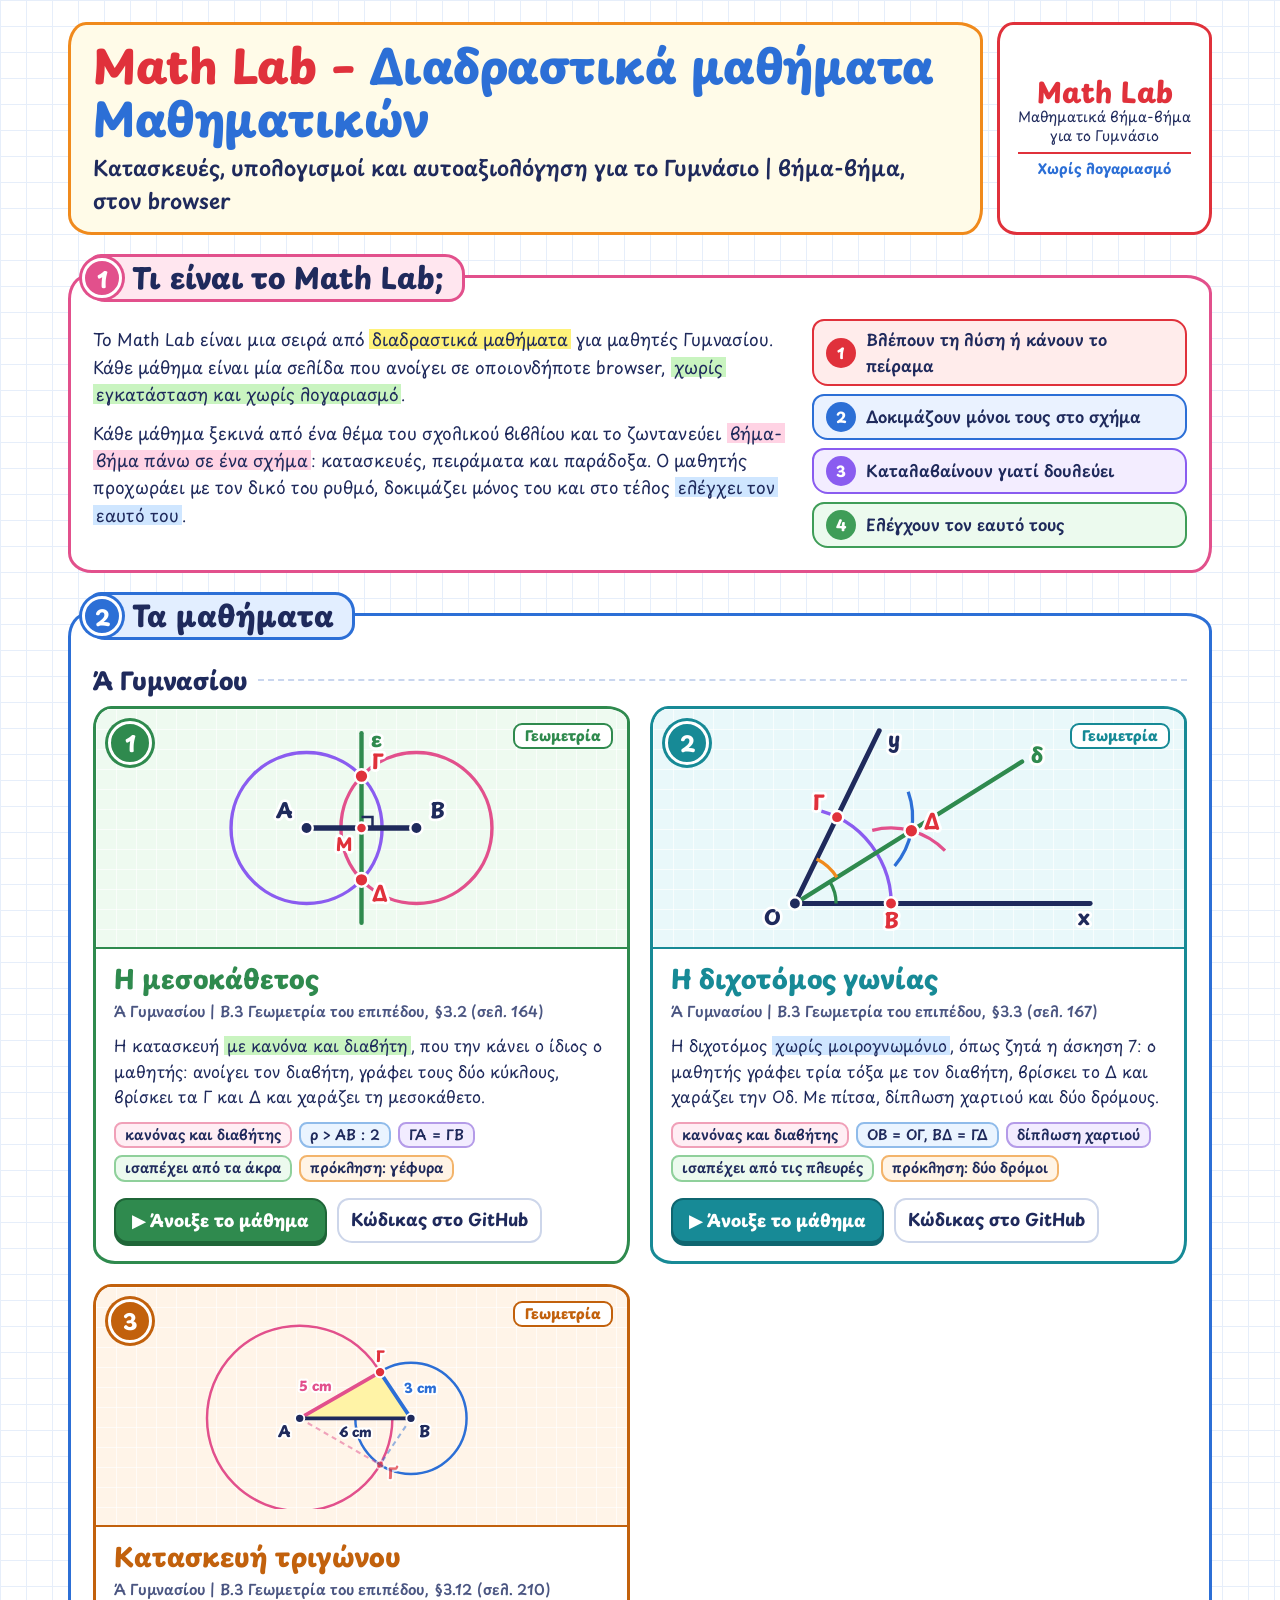
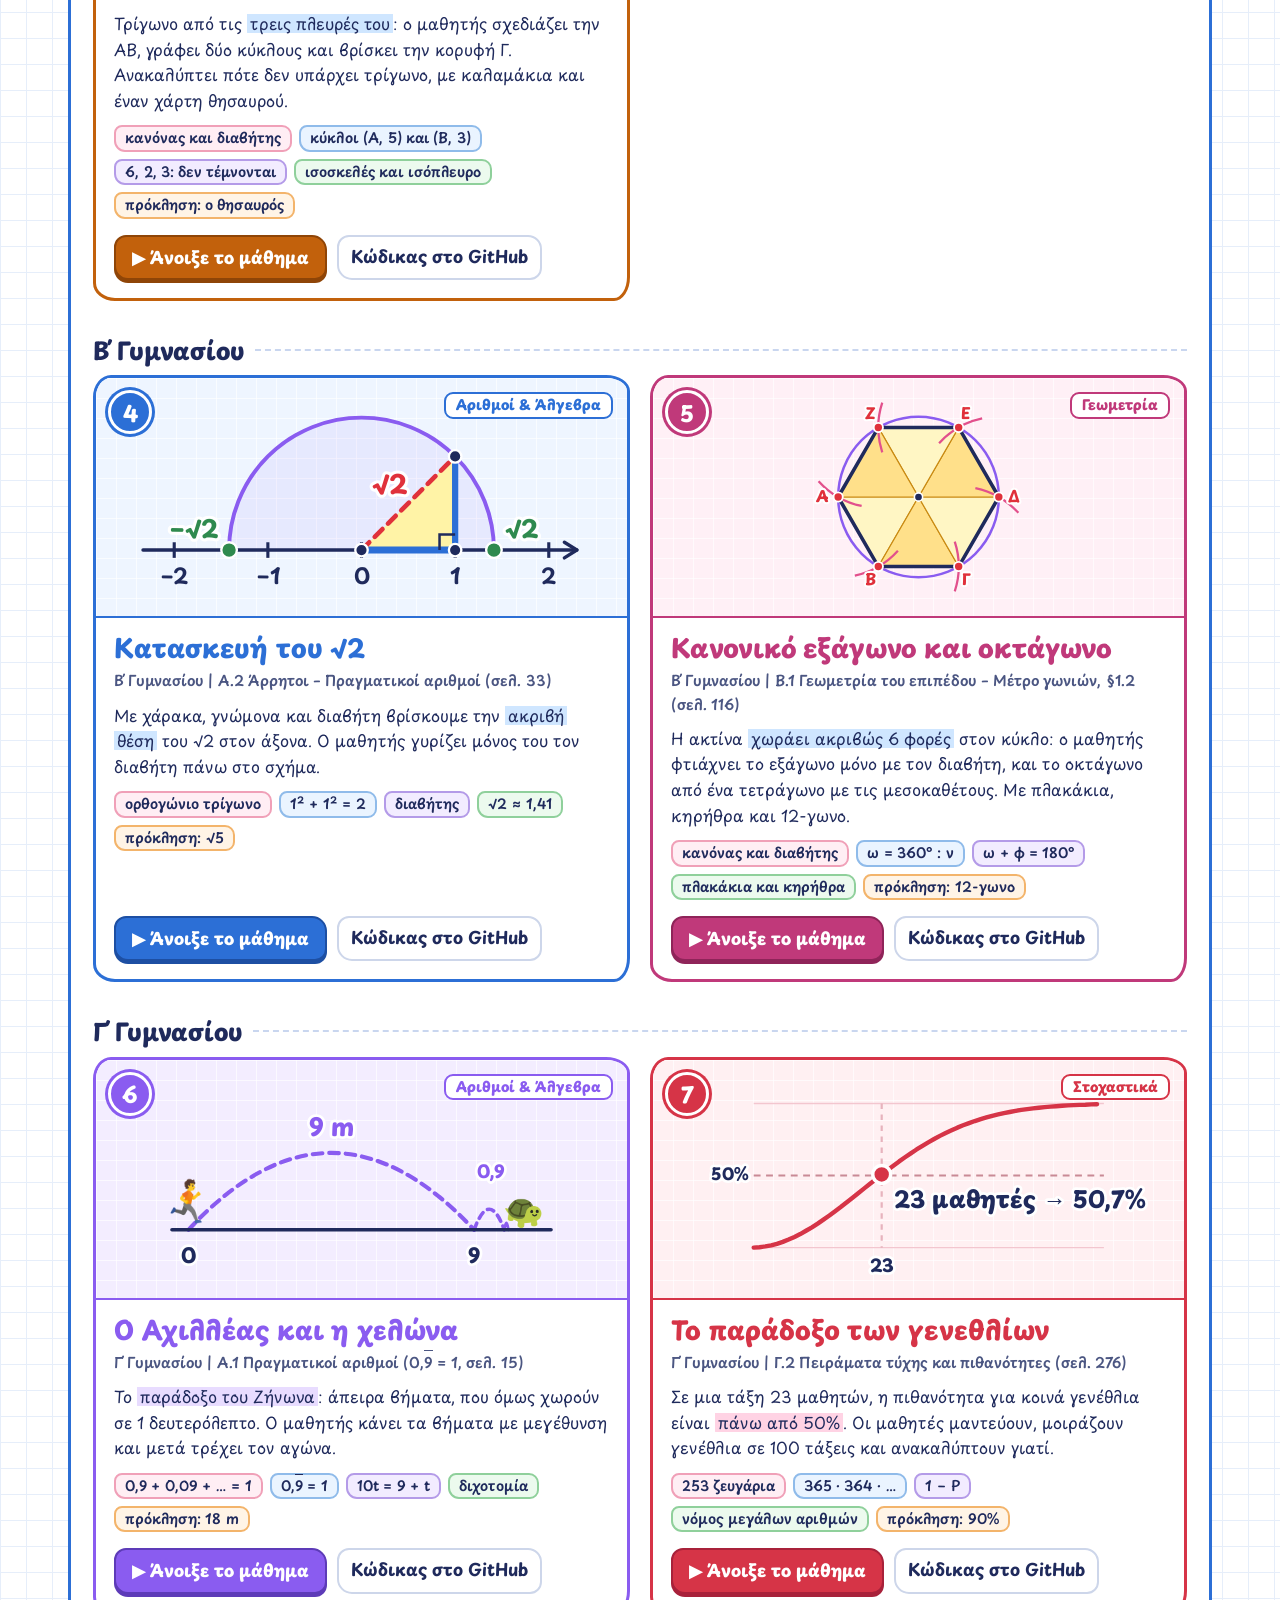
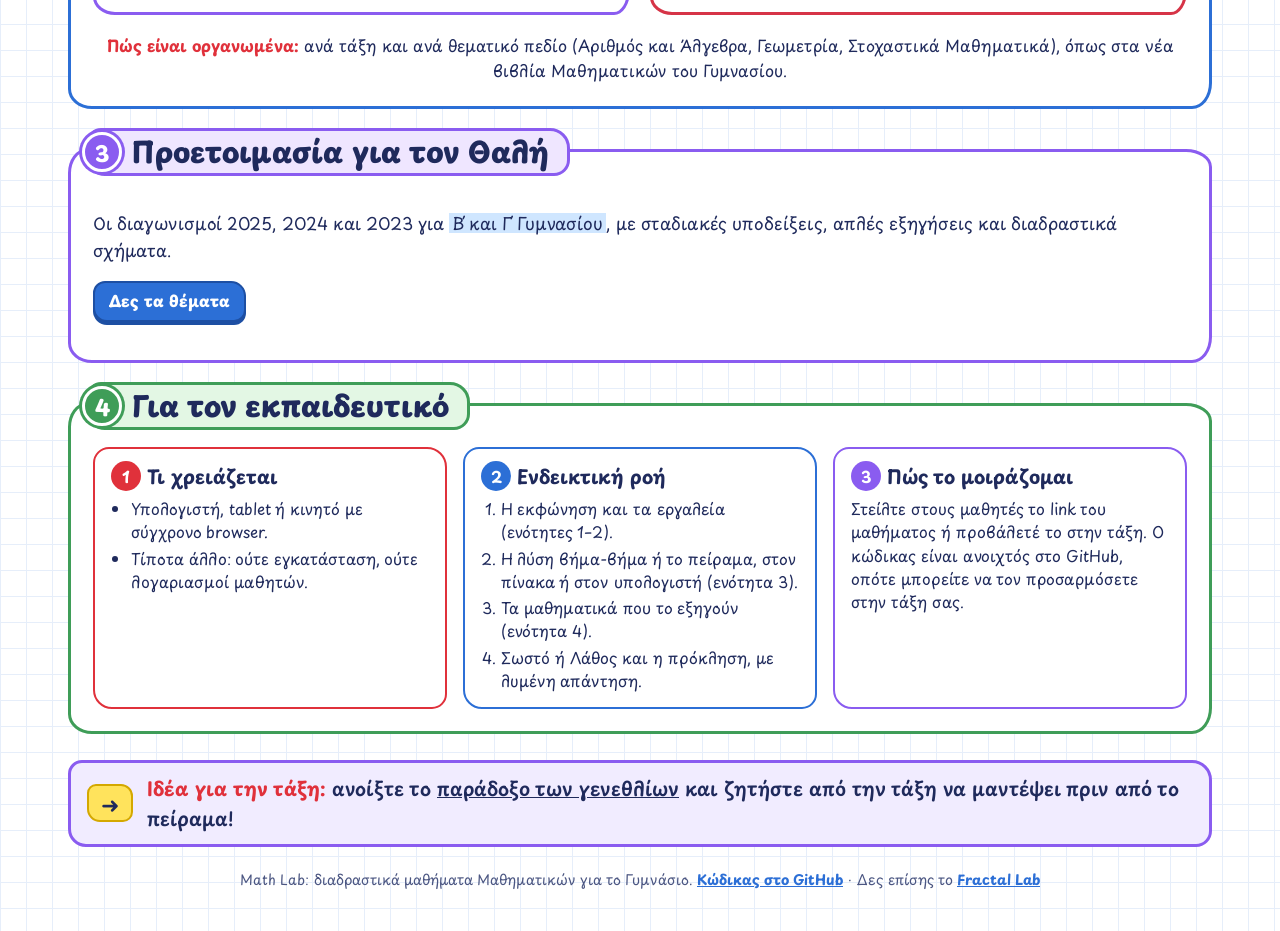
<file: index.html>
<!doctype html>
<html lang="el"><head><meta charset="utf-8"/><meta name="viewport" content="width=device-width, initial-scale=1"/><title>Math Lab · Διαδραστικά μαθήματα Μαθηματικών</title>
<meta name="description" content="Διαδραστικά μαθήματα Μαθηματικών για το Γυμνάσιο: κατασκευές και υπολογισμοί βήμα-βήμα στον browser, χωρίς εγκατάσταση και χωρίς λογαριασμό.">
<link rel="preconnect" href="https://fonts.googleapis.com"><link rel="preconnect" href="https://fonts.gstatic.com" crossorigin>
<link href="https://fonts.googleapis.com/css2?family=Playpen+Sans:wght@400..800&display=swap" rel="stylesheet">
<link rel="stylesheet" href="assets/style.css">
<style>.thalis-year-actions{display:flex;flex-wrap:wrap;gap:12px;margin:16px 0}.thalis-year-actions .btn{text-decoration:none}</style></head>
<body><main class="sheet">

<header class="sheet-head">
  <div class="title-card">
    <h1><span class="t1">Math Lab –</span> <span class="t2">Διαδραστικά μαθήματα Μαθηματικών</span></h1>
    <p>Κατασκευές, υπολογισμοί και αυτοαξιολόγηση για το Γυμνάσιο | βήμα-βήμα, στον browser</p>
  </div>
  <aside class="brand-card" aria-label="Math Lab">
    <strong>Math Lab</strong>
    <span>Μαθηματικά βήμα-βήμα<br>για το Γυμνάσιο</span>
    <em>Χωρίς λογαριασμό</em>
  </aside>
</header>

<section class="block b-pink" aria-labelledby="s1">
  <div class="tab"><span class="num">1</span><h2 id="s1">Τι είναι το Math Lab;</h2></div>
  <div class="about">
    <div>
      <p>Το Math Lab είναι μια σειρά από <span class="hl y">διαδραστικά μαθήματα</span> για μαθητές Γυμνασίου. Κάθε μάθημα είναι μία σελίδα που ανοίγει σε οποιονδήποτε browser, <span class="hl g">χωρίς εγκατάσταση και χωρίς λογαριασμό</span>.</p>
      <p>Κάθε μάθημα ξεκινά από ένα θέμα του σχολικού βιβλίου και το ζωντανεύει <span class="hl p">βήμα-βήμα πάνω σε ένα σχήμα</span>: κατασκευές, πειράματα και παράδοξα. Ο μαθητής προχωράει με τον δικό του ρυθμό, δοκιμάζει μόνος του και στο τέλος <span class="hl b">ελέγχει τον εαυτό του</span>.</p>
    </div>
    <ul class="pillars" aria-label="Τι κάνουν οι μαθητές σε κάθε μάθημα">
      <li class="p1"><span>1</span>Βλέπουν τη λύση ή κάνουν το πείραμα</li>
      <li class="p2"><span>2</span>Δοκιμάζουν μόνοι τους στο σχήμα</li>
      <li class="p3"><span>3</span>Καταλαβαίνουν γιατί δουλεύει</li>
      <li class="p4"><span>4</span>Ελέγχουν τον εαυτό τους</li>
    </ul>
  </div>
</section>

<section class="block b-blue" aria-labelledby="s2">
  <div class="tab"><span class="num">2</span><h2 id="s2">Τα μαθήματα</h2></div>
<!-- LESSONS:START -->
  <h3 class="class-group">Α΄ Γυμνασίου</h3>
  <div class="labs">
    <article class="lab" style="--lc:#2f8a4e;--ld:#1f6638;--lb:#eefaf0">
      <div class="lab-art"><span class="badge">1</span><span class="dim">Γεωμετρία</span>
        <svg viewBox="0 0 300 150" role="img" aria-label="Η μεσοκάθετος του τμήματος ΑΒ: δύο κύκλοι με ίδια ακτίνα τέμνονται στα Γ και Δ, και η ευθεία ΓΔ κόβει κάθετα το ΑΒ στο μέσο του.">
          <circle cx="110" cy="75" r="55" fill="none" stroke="#8a5cf0" stroke-width="2.5"/>
          <circle cx="190" cy="75" r="55" fill="none" stroke="#e2508c" stroke-width="2.5"/>
          <line x1="150" y1="6" x2="150" y2="144" stroke="#2f8a4e" stroke-width="3.2" stroke-linecap="round"/>
          <line x1="110" y1="75" x2="190" y2="75" stroke="#1f2a5c" stroke-width="4" stroke-linecap="round"/>
          <path d="M150 67H158V75" fill="none" stroke="#1f2a5c" stroke-width="1.8"/>
          <g fill="#1f2a5c" stroke="#fff" stroke-width="1.8"><circle cx="110" cy="75" r="4.5"/><circle cx="190" cy="75" r="4.5"/></g>
          <g fill="#e0313b" stroke="#fff" stroke-width="1.8"><circle cx="150" cy="37.25" r="5"/><circle cx="150" cy="112.75" r="5"/><circle cx="150" cy="75" r="4"/></g>
          <g font-weight="800" font-size="15" stroke="#fff" stroke-width="4" stroke-linejoin="round" paint-order="stroke">
            <text x="100" y="68" text-anchor="end" fill="#1f2a5c">Α</text><text x="200" y="68" fill="#1f2a5c">Β</text>
            <text x="158" y="32" fill="#e0313b">Γ</text><text x="158" y="128" fill="#e0313b">Δ</text>
            <text x="143" y="92" text-anchor="end" fill="#e0313b" font-size="13">Μ</text><text x="157" y="16" fill="#2f8a4e">ε</text>
          </g>
        </svg>
      </div>
      <div class="lab-body">
        <h3>Η μεσοκάθετος</h3>
        <p class="meta">Α΄ Γυμνασίου | Β.3 Γεωμετρία του επιπέδου, §3.2 (σελ. 164)</p>
        <p>Η κατασκευή <span class="hl g">με κανόνα και διαβήτη</span>, που την κάνει ο ίδιος ο μαθητής: ανοίγει τον διαβήτη, γράφει τους δύο κύκλους, βρίσκει τα Γ και Δ και χαράζει τη μεσοκάθετο.</p>
        <div class="tags"><span class="t1">κανόνας και διαβήτης</span><span class="t2">ρ &gt; ΑΒ : 2</span><span class="t3">ΓΑ = ΓΒ</span><span class="t4">ισαπέχει από τα άκρα</span><span class="t5">πρόκληση: γέφυρα</span></div>
        <div class="lab-actions"><a class="open" href="perpendicular-bisector/">▶ Άνοιξε το μάθημα</a><a class="src" href="https://github.com/izzydi/math-lab/tree/main/perpendicular-bisector">Κώδικας στο GitHub</a></div>
      </div>
    </article>
    <article class="lab" style="--lc:#178a96;--ld:#0f6670;--lb:#e9f8fa">
      <div class="lab-art"><span class="badge">2</span><span class="dim">Γεωμετρία</span>
        <svg viewBox="0 0 300 150" role="img" aria-label="Η διχοτόμος μιας γωνίας: ένα τόξο από την κορυφή κόβει τις πλευρές στα Β και Γ, δύο τόξα από τα Β και Γ τέμνονται στο Δ, και η ΟΔ χωρίζει τη γωνία σε δύο ίσες γωνίες.">
          <path d="M128.9 142.2A70 70 0 0 0 79.3 62.7" fill="none" stroke="#8a5cf0" stroke-width="2.4"/>
          <path d="M169.3 91.5A55 55 0 0 0 116.3 76.7" fill="none" stroke="#e2508c" stroke-width="2.4"/>
          <path d="M132.6 102.7A55 55 0 0 0 142.5 48.6" fill="none" stroke="#2c6fd6" stroke-width="2.4"/>
          <line x1="60" y1="130" x2="225.4" y2="26.7" stroke="#2f8a4e" stroke-width="3.2" stroke-linecap="round"/>
          <line x1="60" y1="130" x2="275" y2="130" stroke="#1f2a5c" stroke-width="3.6" stroke-linecap="round"/>
          <line x1="60" y1="130" x2="121.4" y2="4.2" stroke="#1f2a5c" stroke-width="3.6" stroke-linecap="round"/>
          <path d="M90.0 130.0A30 30 0 0 0 85.4 114.1" fill="none" stroke="#2f8a4e" stroke-width="2.4"/>
          <path d="M90.5 110.9A36 36 0 0 0 75.8 97.6" fill="none" stroke="#f08a1c" stroke-width="2.4"/>
          <g fill="#e0313b" stroke="#fff" stroke-width="1.8"><circle cx="130" cy="130" r="4.5"/><circle cx="90.7" cy="67.1" r="4.5"/><circle cx="144.8" cy="77" r="5"/></g>
          <circle cx="60" cy="130" r="4.5" fill="#1f2a5c" stroke="#fff" stroke-width="1.8"/>
          <g font-weight="800" font-size="15" stroke="#fff" stroke-width="4" stroke-linejoin="round" paint-order="stroke">
            <text x="50" y="146" text-anchor="end" fill="#1f2a5c">Ο</text><text x="130" y="148" text-anchor="middle" fill="#e0313b">Β</text>
            <text x="82" y="62" text-anchor="end" fill="#e0313b">Γ</text><text x="154" y="76" fill="#e0313b">Δ</text>
            <text x="232" y="28" fill="#2f8a4e">δ</text><text x="275" y="146" text-anchor="end" fill="#1f2a5c">x</text><text x="128" y="16" fill="#1f2a5c">y</text>
          </g>
        </svg>
      </div>
      <div class="lab-body">
        <h3>Η διχοτόμος γωνίας</h3>
        <p class="meta">Α΄ Γυμνασίου | Β.3 Γεωμετρία του επιπέδου, §3.3 (σελ. 167)</p>
        <p>Η διχοτόμος <span class="hl b">χωρίς μοιρογνωμόνιο</span>, όπως ζητά η άσκηση 7: ο μαθητής γράφει τρία τόξα με τον διαβήτη, βρίσκει το Δ και χαράζει την Οδ. Με πίτσα, δίπλωση χαρτιού και δύο δρόμους.</p>
        <div class="tags"><span class="t1">κανόνας και διαβήτης</span><span class="t2">ΟΒ = ΟΓ, ΒΔ = ΓΔ</span><span class="t3">δίπλωση χαρτιού</span><span class="t4">ισαπέχει από τις πλευρές</span><span class="t5">πρόκληση: δύο δρόμοι</span></div>
        <div class="lab-actions"><a class="open" href="angle-bisector/">▶ Άνοιξε το μάθημα</a><a class="src" href="https://github.com/izzydi/math-lab/tree/main/angle-bisector">Κώδικας στο GitHub</a></div>
      </div>
    </article>
    <article class="lab" style="--lc:#c2610c;--ld:#8f4507;--lb:#fff4e8">
      <div class="lab-art"><span class="badge">3</span><span class="dim">Γεωμετρία</span>
        <svg viewBox="0 0 300 200" role="img" aria-label="Κατασκευή τριγώνου: η πλευρά ΑΒ, ο κύκλος με κέντρο Α και ο κύκλος με κέντρο Β τέμνονται στα Γ και Γ΄.">
          <circle cx="90" cy="112" r="90" fill="none" stroke="#e2508c" stroke-width="2.4"/>
          <circle cx="198" cy="112" r="54" fill="none" stroke="#2c6fd6" stroke-width="2.4"/>
          <polygon points="90,112 198,112 168,67.1" fill="#fff3a6"/>
          <line x1="90" y1="112" x2="168" y2="156.9" stroke="#e2508c" stroke-width="2" stroke-dasharray="5 4" opacity="0.5"/>
          <line x1="198" y1="112" x2="168" y2="156.9" stroke="#2c6fd6" stroke-width="2" stroke-dasharray="5 4" opacity="0.5"/>
          <line x1="90" y1="112" x2="168" y2="67.1" stroke="#e2508c" stroke-width="3.6" stroke-linecap="round"/>
          <line x1="198" y1="112" x2="168" y2="67.1" stroke="#2c6fd6" stroke-width="3.6" stroke-linecap="round"/>
          <line x1="90" y1="112" x2="198" y2="112" stroke="#1f2a5c" stroke-width="3.8" stroke-linecap="round"/>
          <g fill="#1f2a5c" stroke="#fff" stroke-width="1.8"><circle cx="90" cy="112" r="4.5"/><circle cx="198" cy="112" r="4.5"/></g>
          <g fill="#e0313b" stroke="#fff" stroke-width="1.8"><circle cx="168" cy="67.1" r="5"/><circle cx="168" cy="156.9" r="4" opacity="0.6"/></g>
          <g font-weight="800" font-size="15" stroke="#fff" stroke-width="4" stroke-linejoin="round" paint-order="stroke">
            <text x="82" y="130" text-anchor="end" fill="#1f2a5c">Α</text><text x="206" y="130" fill="#1f2a5c">Β</text>
            <text x="168" y="57.1" text-anchor="middle" fill="#e0313b">Γ</text><text x="176" y="170.9" fill="#e0313b" opacity="0.7">Γ΄</text>
            <text x="121" y="85.6" text-anchor="end" font-size="13" fill="#e2508c">5 cm</text>
            <text x="191" y="87.6" font-size="13" fill="#2c6fd6">3 cm</text>
            <text x="144" y="130" text-anchor="middle" font-size="13" fill="#1f2a5c">6 cm</text>
          </g>
        </svg>
      </div>
      <div class="lab-body">
        <h3>Κατασκευή τριγώνου</h3>
        <p class="meta">Α΄ Γυμνασίου | Β.3 Γεωμετρία του επιπέδου, §3.12 (σελ. 210)</p>
        <p>Τρίγωνο από τις <span class="hl b">τρεις πλευρές του</span>: ο μαθητής σχεδιάζει την ΑΒ, γράφει δύο κύκλους και βρίσκει την κορυφή Γ. Ανακαλύπτει πότε δεν υπάρχει τρίγωνο, με καλαμάκια και έναν χάρτη θησαυρού.</p>
        <div class="tags"><span class="t1">κανόνας και διαβήτης</span><span class="t2">κύκλοι (Α, 5) και (Β, 3)</span><span class="t3">6, 2, 3: δεν τέμνονται</span><span class="t4">ισοσκελές και ισόπλευρο</span><span class="t5">πρόκληση: ο θησαυρός</span></div>
        <div class="lab-actions"><a class="open" href="triangle/">▶ Άνοιξε το μάθημα</a><a class="src" href="https://github.com/izzydi/math-lab/tree/main/triangle">Κώδικας στο GitHub</a></div>
      </div>
    </article>
  </div>
  <h3 class="class-group">Β΄ Γυμνασίου</h3>
  <div class="labs">
    <article class="lab" style="--lc:#2c6fd6;--ld:#1d4fa3;--lb:#eef5ff">
      <div class="lab-art"><span class="badge">4</span><span class="dim">Αριθμοί &amp; Άλγεβρα</span>
        <svg viewBox="-150 -100 300 132" role="img" aria-label="Κατασκευή του ρίζα 2: ορθογώνιο τρίγωνο πάνω στον άξονα και ημικύκλιο που τον τέμνει στα σημεία ρίζα 2 και μείον ρίζα 2.">
          <path d="M84.85 0A84.85 84.85 0 0 0 -84.85 0" fill="#8a5cf0" fill-opacity="0.08" stroke="#8a5cf0" stroke-width="2.5"/>
          <polygon points="0,0 60,0 60,-60" fill="#fff3a6"/>
          <line x1="-140" y1="0" x2="138" y2="0" stroke="#1f2a5c" stroke-width="2.2" stroke-linecap="round"/>
          <path d="M130 -5L138 0L130 5" fill="none" stroke="#1f2a5c" stroke-width="2.2" stroke-linecap="round" stroke-linejoin="round"/>
          <g stroke="#1f2a5c" stroke-width="2"><line x1="-120" y1="-5" x2="-120" y2="5"/><line x1="-60" y1="-5" x2="-60" y2="5"/><line x1="0" y1="-5" x2="0" y2="5"/><line x1="60" y1="-5" x2="60" y2="5"/><line x1="120" y1="-5" x2="120" y2="5"/></g>
          <g font-size="14" font-weight="700" fill="#1f2a5c" text-anchor="middle"><text x="-120" y="22">−2</text><text x="-60" y="22">−1</text><text x="0" y="22">0</text><text x="60" y="22">1</text><text x="120" y="22">2</text></g>
          <line x1="0" y1="0" x2="60" y2="0" stroke="#2c6fd6" stroke-width="4.5" stroke-linecap="round"/>
          <line x1="60" y1="0" x2="60" y2="-60" stroke="#2c6fd6" stroke-width="4" stroke-linecap="round"/>
          <path d="M50 0V-10H60" fill="none" stroke="#1f2a5c" stroke-width="1.6"/>
          <line x1="0" y1="0" x2="60" y2="-60" stroke="#e0313b" stroke-width="3" stroke-dasharray="7 5" stroke-linecap="round"/>
          <g fill="#1f2a5c" stroke="#fff" stroke-width="1.5"><circle cx="0" cy="0" r="4"/><circle cx="60" cy="0" r="4"/><circle cx="60" cy="-60" r="4"/></g>
          <g fill="#2f8a4e" stroke="#fff" stroke-width="1.5"><circle cx="84.85" cy="0" r="5"/><circle cx="-84.85" cy="0" r="5"/></g>
          <g font-weight="800" stroke="#fff" stroke-width="4" stroke-linejoin="round" paint-order="stroke">
            <text x="18" y="-36" font-size="17" fill="#e0313b" text-anchor="middle">√2</text>
            <text x="92" y="-8" font-size="16" fill="#2f8a4e">√2</text>
            <text x="-92" y="-8" font-size="16" fill="#2f8a4e" text-anchor="end">−√2</text>
          </g>
        </svg>
      </div>
      <div class="lab-body">
        <h3>Κατασκευή του √2</h3>
        <p class="meta">Β΄ Γυμνασίου | Α.2 Άρρητοι – Πραγματικοί αριθμοί (σελ. 33)</p>
        <p>Με χάρακα, γνώμονα και διαβήτη βρίσκουμε την <span class="hl b">ακριβή θέση</span> του √2 στον άξονα. Ο μαθητής γυρίζει μόνος του τον διαβήτη πάνω στο σχήμα.</p>
        <div class="tags"><span class="t1">ορθογώνιο τρίγωνο</span><span class="t2">1² + 1² = 2</span><span class="t3">διαβήτης</span><span class="t4">√2 ≈ 1,41</span><span class="t5">πρόκληση: √5</span></div>
        <div class="lab-actions"><a class="open" href="sqrt2/">▶ Άνοιξε το μάθημα</a><a class="src" href="https://github.com/izzydi/math-lab/tree/main/sqrt2">Κώδικας στο GitHub</a></div>
      </div>
    </article>
    <article class="lab" style="--lc:#c0397a;--ld:#8f2459;--lb:#fff0f6">
      <div class="lab-art"><span class="badge">5</span><span class="dim">Γεωμετρία</span>
        <svg viewBox="0 0 300 200" role="img" aria-label="Κανονικό εξάγωνο σε κύκλο: ο διαβήτης με άνοιγμα όσο η ακτίνα κόβει τον κύκλο 6 φορές, και 6 ισόπλευρα τρίγωνα.">
          <polygon points="150,100 72,100 111,167.5" fill="#fff6c4" stroke="#c98a12" stroke-width="1.2"/><polygon points="150,100 111,167.5 189,167.5" fill="#ffe08a" stroke="#c98a12" stroke-width="1.2"/><polygon points="150,100 189,167.5 228,100" fill="#fff6c4" stroke="#c98a12" stroke-width="1.2"/><polygon points="150,100 228,100 189,32.5" fill="#ffe08a" stroke="#c98a12" stroke-width="1.2"/><polygon points="150,100 189,32.5 111,32.5" fill="#fff6c4" stroke="#c98a12" stroke-width="1.2"/><polygon points="150,100 111,32.5 72,100" fill="#ffe08a" stroke="#c98a12" stroke-width="1.2"/>
          <circle cx="150" cy="100" r="78" fill="none" stroke="#8a5cf0" stroke-width="2.4"/>
          <polygon points="72,100 111,167.5 189,167.5 228,100 189,32.5 111,32.5" fill="none" stroke="#1f2a5c" stroke-width="3.4" stroke-linejoin="round"/>
          <path d="M88.2 176.3A78 78 0 0 0 130 152.2" fill="none" stroke="#e2508c" stroke-width="2.2"/><path d="M185.2 191.7A78 78 0 0 0 185.2 143.4" fill="none" stroke="#e2508c" stroke-width="2.2"/><path d="M247 115.4A78 78 0 0 0 205.2 91.3" fill="none" stroke="#e2508c" stroke-width="2.2"/><path d="M211.8 23.7A78 78 0 0 0 170 47.8" fill="none" stroke="#e2508c" stroke-width="2.2"/><path d="M114.8 8.3A78 78 0 0 0 114.8 56.6" fill="none" stroke="#e2508c" stroke-width="2.2"/><path d="M53 84.6A78 78 0 0 0 94.8 108.7" fill="none" stroke="#e2508c" stroke-width="2.2"/>
          <g fill="#e0313b" stroke="#fff" stroke-width="1.8"><circle cx="72" cy="100" r="4.5"/><circle cx="111" cy="167.5" r="4.5"/><circle cx="189" cy="167.5" r="4.5"/><circle cx="228" cy="100" r="4.5"/><circle cx="189" cy="32.5" r="4.5"/><circle cx="111" cy="32.5" r="4.5"/></g>
          <circle cx="150" cy="100" r="4" fill="#1f2a5c" stroke="#fff" stroke-width="1.5"/>
          <g font-weight="800" font-size="15" stroke="#fff" stroke-width="4" stroke-linejoin="round" paint-order="stroke"><text x="57" y="105" text-anchor="middle" fill="#e0313b">Α</text><text x="103.5" y="185.5" text-anchor="middle" fill="#e0313b">Β</text><text x="196.5" y="185.5" text-anchor="middle" fill="#e0313b">Γ</text><text x="243" y="105" text-anchor="middle" fill="#e0313b">Δ</text><text x="196.5" y="24.5" text-anchor="middle" fill="#e0313b">Ε</text><text x="103.5" y="24.5" text-anchor="middle" fill="#e0313b">Ζ</text></g>
        </svg>
      </div>
      <div class="lab-body">
        <h3>Κανονικό εξάγωνο και οκτάγωνο</h3>
        <p class="meta">Β΄ Γυμνασίου | Β.1 Γεωμετρία του επιπέδου – Μέτρο γωνιών, §1.2 (σελ. 116)</p>
        <p>Η ακτίνα <span class="hl b">χωράει ακριβώς 6 φορές</span> στον κύκλο: ο μαθητής φτιάχνει το εξάγωνο μόνο με τον διαβήτη, και το οκτάγωνο από ένα τετράγωνο με τις μεσοκαθέτους. Με πλακάκια, κηρήθρα και 12-γωνο.</p>
        <div class="tags"><span class="t1">κανόνας και διαβήτης</span><span class="t2">ω = 360° : ν</span><span class="t3">ω + φ = 180°</span><span class="t4">πλακάκια και κηρήθρα</span><span class="t5">πρόκληση: 12-γωνο</span></div>
        <div class="lab-actions"><a class="open" href="regular-polygons/">▶ Άνοιξε το μάθημα</a><a class="src" href="https://github.com/izzydi/math-lab/tree/main/regular-polygons">Κώδικας στο GitHub</a></div>
      </div>
    </article>
  </div>
  <h3 class="class-group">Γ΄ Γυμνασίου</h3>
  <div class="labs">
    <article class="lab" style="--lc:#8a5cf0;--ld:#5d3bb8;--lb:#f3edff">
      <div class="lab-art"><span class="badge">6</span><span class="dim">Αριθμοί &amp; Άλγεβρα</span>
        <svg viewBox="0 0 300 150" role="img" aria-label="Ο Αχιλλέας και η χελώνα πάνω σε μια ευθεία. Τόξα που μικραίνουν: 9 μέτρα, 0,9 μέτρα, 0,09 μέτρα.">
          <path d="M24 112 Q 128 0 232 112" fill="none" stroke="#8a5cf0" stroke-width="3" stroke-dasharray="7 5" stroke-linecap="round"/>
          <path d="M232 112 Q 243 82 254 112" fill="none" stroke="#8a5cf0" stroke-width="2.6" stroke-dasharray="5 4" stroke-linecap="round"/>
          <path d="M254 112 Q 255.5 102 257 112" fill="none" stroke="#8a5cf0" stroke-width="2" stroke-linecap="round"/>
          <line x1="12" y1="112" x2="288" y2="112" stroke="#1f2a5c" stroke-width="2.6" stroke-linecap="round"/>
          <g font-weight="800" text-anchor="middle" stroke="#fff" stroke-width="4" stroke-linejoin="round" paint-order="stroke">
            <text x="128" y="44" font-size="18" fill="#8a5cf0">9 m</text>
            <text x="244" y="74" font-size="13" fill="#8a5cf0">0,9</text>
            <text x="24" y="136" font-size="15" fill="#1f2a5c">0</text>
            <text x="232" y="136" font-size="15" fill="#1f2a5c">9</text>
          </g>
          <text font-size="30" text-anchor="middle" transform="translate(24 102) scale(-1 1)" style="font-family:'Segoe UI Emoji','Apple Color Emoji','Noto Color Emoji',sans-serif">🏃</text>
          <text font-size="24" text-anchor="middle" transform="translate(268 106) scale(-1 1)" style="font-family:'Segoe UI Emoji','Apple Color Emoji','Noto Color Emoji',sans-serif">🐢</text>
        </svg>
      </div>
      <div class="lab-body">
        <h3>Ο Αχιλλέας και η χελώνα</h3>
        <p class="meta">Γ΄ Γυμνασίου | Α.1 Πραγματικοί αριθμοί (0,<span class="per">9</span> = 1, σελ. 15)</p>
        <p>Το <span class="hl v">παράδοξο του Ζήνωνα</span>: άπειρα βήματα, που όμως χωρούν σε 1 δευτερόλεπτο. Ο μαθητής κάνει τα βήματα με μεγέθυνση και μετά τρέχει τον αγώνα.</p>
        <div class="tags"><span class="t1">0,9 + 0,09 + … = 1</span><span class="t2">0,<span class="per">9</span> = 1</span><span class="t3">10t = 9 + t</span><span class="t4">διχοτομία</span><span class="t5">πρόκληση: 18 m</span></div>
        <div class="lab-actions"><a class="open" href="zeno/">▶ Άνοιξε το μάθημα</a><a class="src" href="https://github.com/izzydi/math-lab/tree/main/zeno">Κώδικας στο GitHub</a></div>
      </div>
    </article>
    <article class="lab" style="--lc:#d63447;--ld:#a8213a;--lb:#fff0f2">
      <div class="lab-art"><span class="badge">7</span><span class="dim">Στοχαστικά</span>
        <svg viewBox="0 0 300 150" role="img" aria-label="Γράφημα: η πιθανότητα κοινών γενεθλίων ανεβαίνει με το πλήθος των μαθητών και περνά το 50% στους 23.">
          <g stroke="#f3c6cf" stroke-width="1"><line x1="30" x2="285" y1="125" y2="125"/><line x1="30" x2="285" y1="20" y2="20"/></g>
          <line x1="30" x2="285" y1="72.5" y2="72.5" stroke="#c98a95" stroke-width="1.4" stroke-dasharray="5 4"/>
          <line x1="123.2" x2="123.2" y1="20" y2="125" stroke="#e7b3bd" stroke-width="1.6" stroke-dasharray="4 4"/>
          <path d="M30.0 125.0L34.2 124.7L38.5 124.1L42.7 123.3L46.9 122.2L51.2 120.8L55.4 119.1L59.7 117.2L63.9 115.1L68.1 112.7L72.4 110.2L76.6 107.5L80.8 104.6L85.1 101.6L89.3 98.4L93.6 95.2L97.8 91.9L102.0 88.6L106.3 85.2L110.5 81.8L114.7 78.4L119.0 75.1L123.2 71.7L127.5 68.5L131.7 65.3L135.9 62.2L140.2 59.2L144.4 56.3L148.6 53.5L152.9 50.8L157.1 48.3L161.4 45.9L165.6 43.6L169.8 41.5L174.1 39.5L178.3 37.6L182.5 35.9L186.8 34.3L191.0 32.8L195.3 31.4L199.5 30.2L203.7 29.0L208.0 28.0L212.2 27.0L216.4 26.2L220.7 25.4L224.9 24.7L229.2 24.1L233.4 23.6L237.6 23.1L241.9 22.7L246.1 22.3L250.3 22.0L254.6 21.7L258.8 21.4L263.1 21.2L267.3 21.0L271.5 20.9L275.8 20.7L280.0 20.6" fill="none" stroke="#d63447" stroke-width="3.2" stroke-linejoin="round" stroke-linecap="round"/>
          <circle cx="123.2" cy="71.7" r="6.5" fill="#d63447" stroke="#fff" stroke-width="2.5"/>
          <g font-weight="800" stroke="#fff" stroke-width="4" stroke-linejoin="round" paint-order="stroke" fill="#1f2a5c">
            <text x="132" y="96" font-size="17">23 μαθητές → 50,7%</text>
            <text x="26" y="76" font-size="12" text-anchor="end">50%</text>
            <text x="123.2" y="143" font-size="13" text-anchor="middle">23</text>
          </g>
        </svg>
      </div>
      <div class="lab-body">
        <h3>Το παράδοξο των γενεθλίων</h3>
        <p class="meta">Γ΄ Γυμνασίου | Γ.2 Πειράματα τύχης και πιθανότητες (σελ. 276)</p>
        <p>Σε μια τάξη 23 μαθητών, η πιθανότητα για κοινά γενέθλια είναι <span class="hl p">πάνω από 50%</span>. Οι μαθητές μαντεύουν, μοιράζουν γενέθλια σε 100 τάξεις και ανακαλύπτουν γιατί.</p>
        <div class="tags"><span class="t1">253 ζευγάρια</span><span class="t2">365 · 364 · …</span><span class="t3">1 − Ρ</span><span class="t4">νόμος μεγάλων αριθμών</span><span class="t5">πρόκληση: 90%</span></div>
        <div class="lab-actions"><a class="open" href="birthday-paradox/">▶ Άνοιξε το μάθημα</a><a class="src" href="https://github.com/izzydi/math-lab/tree/main/birthday-paradox">Κώδικας στο GitHub</a></div>
      </div>
    </article>
  </div>
<!-- LESSONS:END -->
  <p class="lead" style="margin:18px 0 0;text-align:center"><b class="red">Πώς είναι οργανωμένα:</b> ανά τάξη και ανά θεματικό πεδίο (Αριθμός και Άλγεβρα, Γεωμετρία, Στοχαστικά Μαθηματικά), όπως στα νέα βιβλία Μαθηματικών του Γυμνασίου.</p>
</section>

<section class="block b-purple" id="thalis" aria-labelledby="s3">
  <div class="tab"><span class="num">3</span><h2 id="s3">Προετοιμασία για τον Θαλή</h2></div>
  <p>Οι διαγωνισμοί 2025, 2024 και 2023 για <span class="hl b">Β΄ και Γ΄ Γυμνασίου</span>, με σταδιακές υποδείξεις, απλές εξηγήσεις και διαδραστικά σχήματα.</p><div class="thalis-year-actions"><a class="btn" href="thalis/">Δες τα θέματα</a></div>
</section>

<section class="block b-green" aria-labelledby="s4">
  <div class="tab"><span class="num">4</span><h2 id="s4">Για τον εκπαιδευτικό</h2></div>
  <div class="teach">
    <article class="note-card n1"><h3><span class="q">1</span>Τι χρειάζεται</h3>
      <ul>
        <li>Υπολογιστή, tablet ή κινητό με σύγχρονο browser.</li>
        <li>Τίποτα άλλο: ούτε εγκατάσταση, ούτε λογαριασμοί μαθητών.</li>
      </ul>
    </article>
    <article class="note-card n2"><h3><span class="q">2</span>Ενδεικτική ροή</h3>
      <ol>
        <li>Η εκφώνηση και τα εργαλεία (ενότητες 1–2).</li>
        <li>Η λύση βήμα-βήμα ή το πείραμα, στον πίνακα ή στον υπολογιστή (ενότητα 3).</li>
        <li>Τα μαθηματικά που το εξηγούν (ενότητα 4).</li>
        <li>Σωστό ή Λάθος και η πρόκληση, με λυμένη απάντηση.</li>
      </ol>
    </article>
    <article class="note-card n3"><h3><span class="q">3</span>Πώς το μοιράζομαι</h3>
      <p>Στείλτε στους μαθητές το link του μαθήματος ή προβάλετέ το στην τάξη. Ο κώδικας είναι ανοιχτός στο GitHub, οπότε μπορείτε να τον προσαρμόσετε στην τάξη σας.</p>
    </article>
  </div>
</section>

<div class="next"><span class="go" aria-hidden="true">➜</span><p><b>Ιδέα για την τάξη:</b> ανοίξτε το <a href="birthday-paradox/">παράδοξο των γενεθλίων</a> και ζητήστε από την τάξη να μαντέψει πριν από το πείραμα!</p></div>

<footer>Math Lab: διαδραστικά μαθήματα Μαθηματικών για το Γυμνάσιο. <a href="https://github.com/izzydi/math-lab">Κώδικας στο GitHub</a> · Δες επίσης το <a href="https://izzydi.github.io/fractal-lab/">Fractal Lab</a></footer>
</main></body></html>
</file>
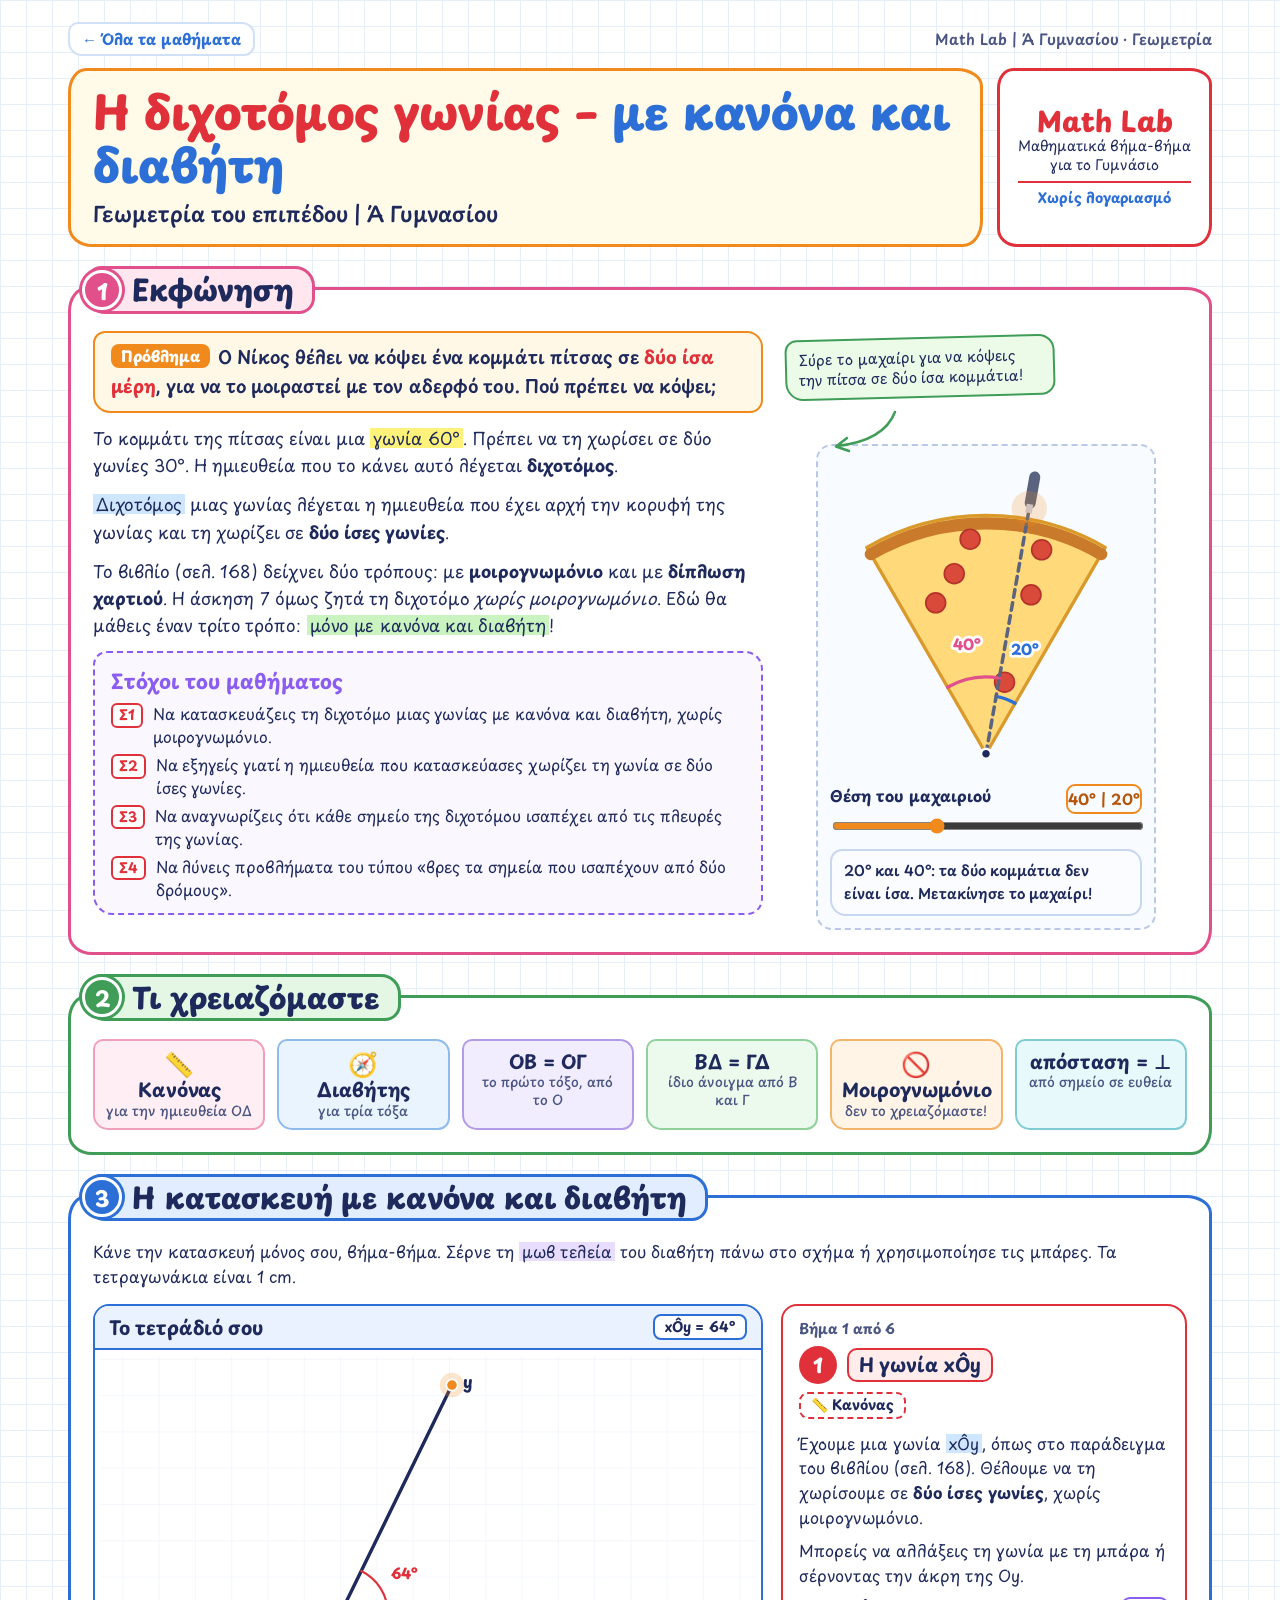
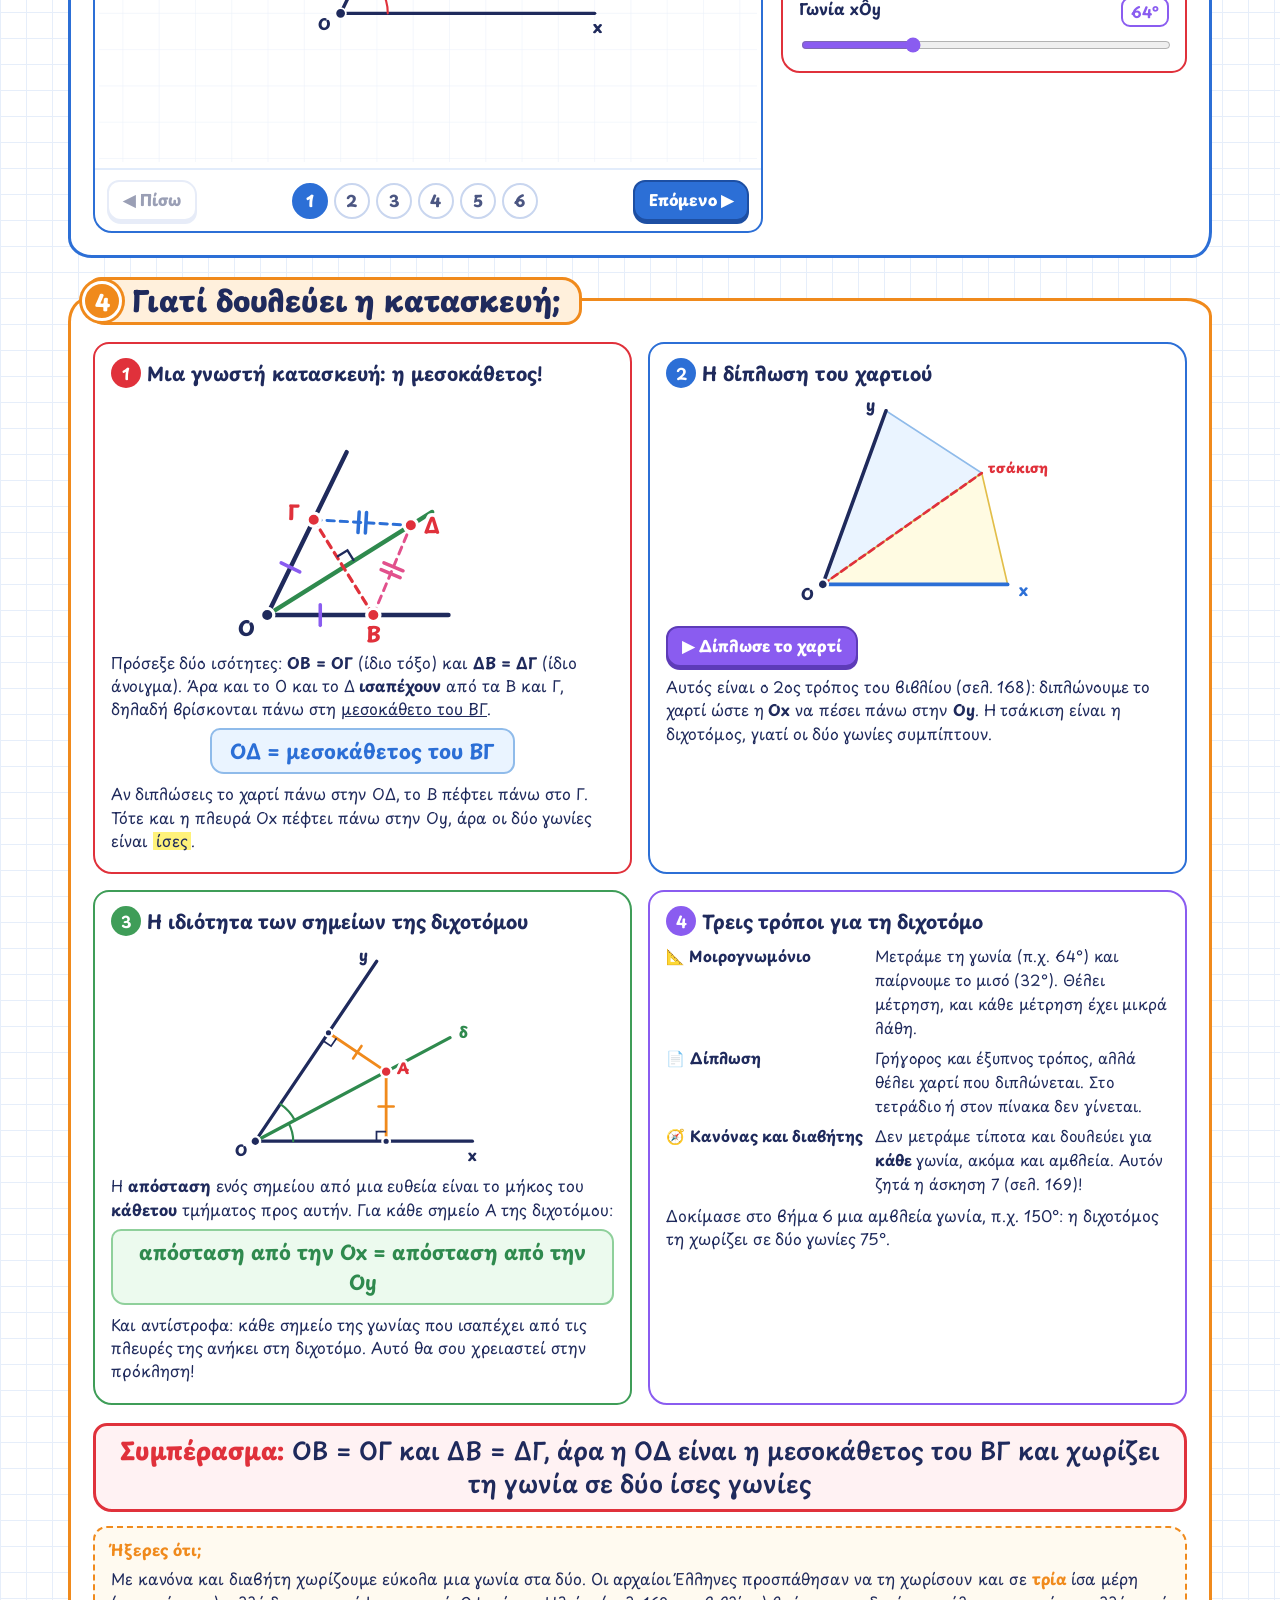
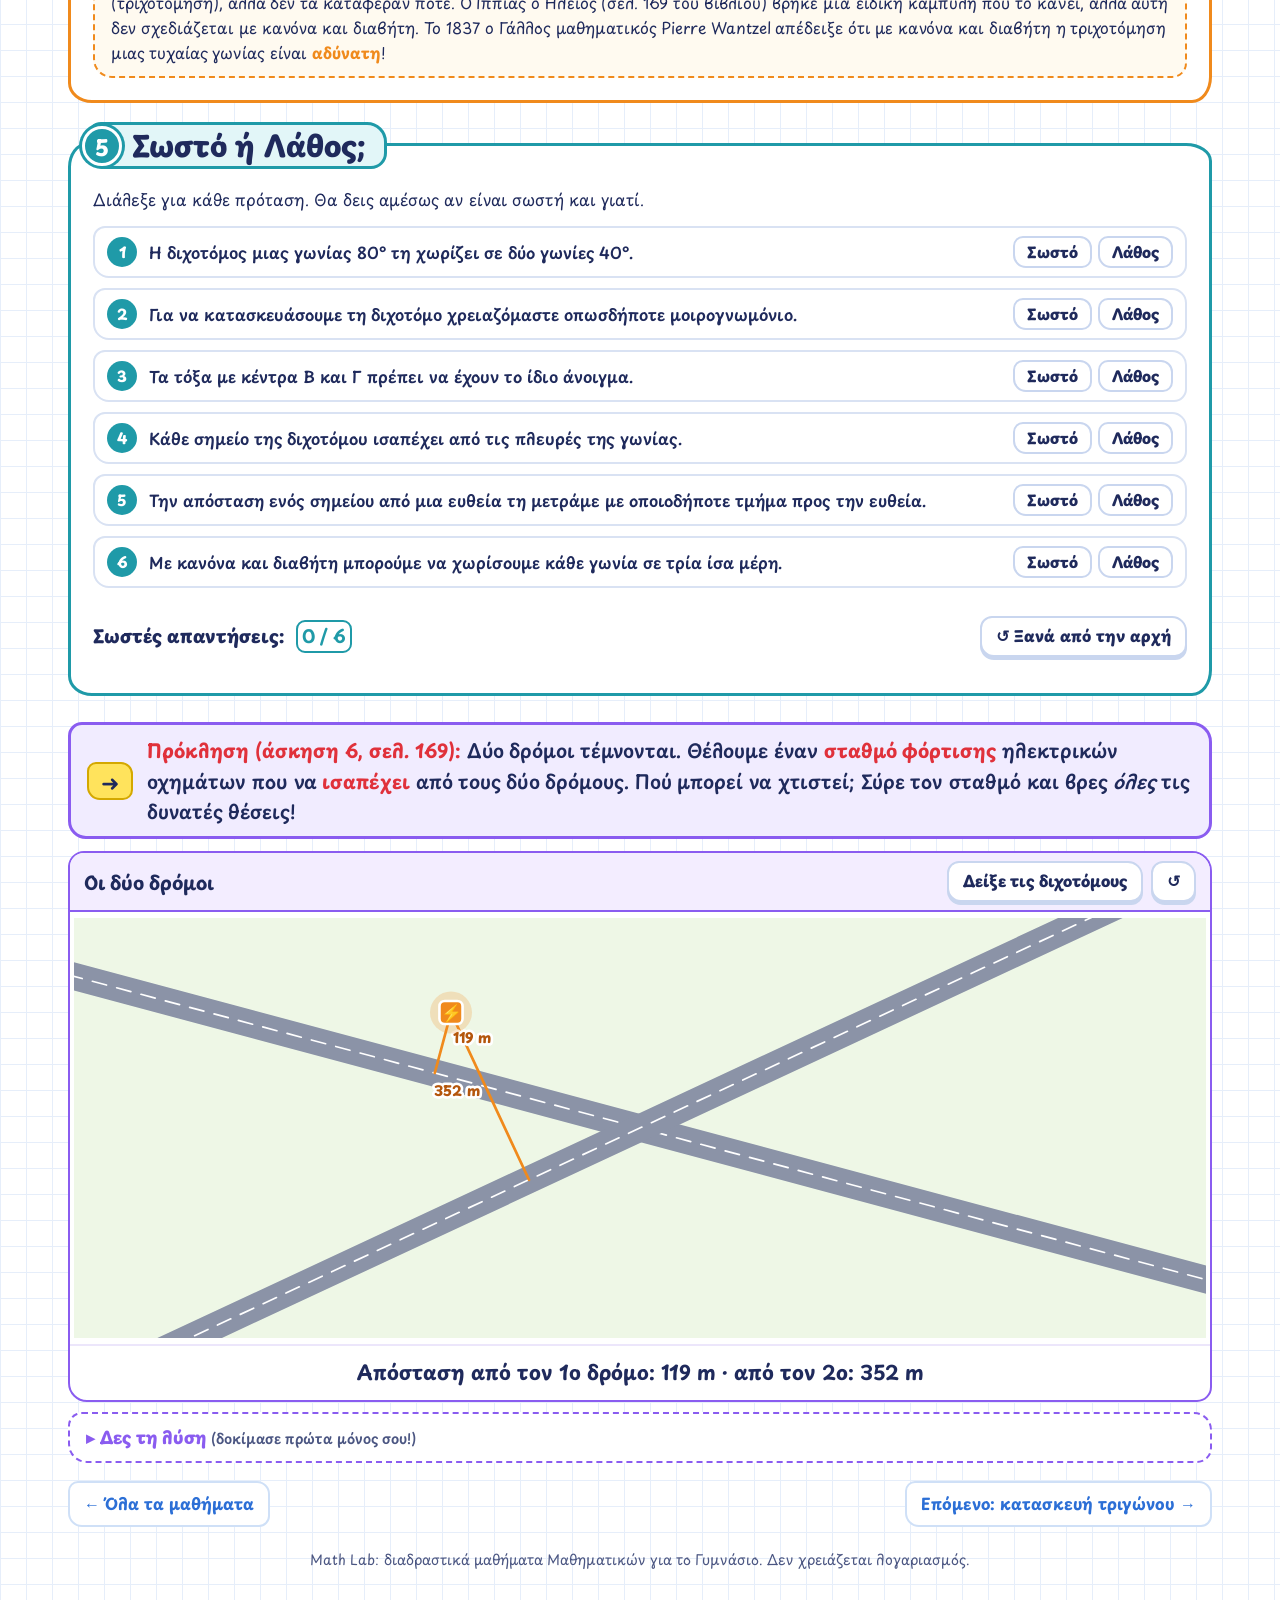
<file: angle-bisector/index.html>
<!doctype html>
<html lang="el"><head><meta charset="utf-8"/><meta name="viewport" content="width=device-width, initial-scale=1"/><title>Η διχοτόμος γωνίας · Math Lab</title>
<meta name="description" content="Διαδραστικό μάθημα για την Α΄ Γυμνασίου: κατασκευή της διχοτόμου μιας γωνίας με κανόνα και διαβήτη, χωρίς μοιρογνωμόνιο, βήμα-βήμα, με δίπλωση χαρτιού και την ιδιότητα των σημείων της.">
<link rel="preconnect" href="https://fonts.googleapis.com"><link rel="preconnect" href="https://fonts.gstatic.com" crossorigin>
<link href="https://fonts.googleapis.com/css2?family=Playpen+Sans:wght@400..800&display=swap" rel="stylesheet">
<link rel="stylesheet" href="../assets/style.css">
<style>
.plain{background-image:none!important}
.btnrow{display:flex;flex-wrap:wrap;gap:8px;margin:8px 0}
.methods{display:grid;grid-template-columns:auto 1fr;gap:6px 12px;margin:8px 0;font-size:15px;align-items:start}
.methods b{white-space:nowrap}
</style>
</head>
<body><main class="sheet">
<nav class="lab-nav" aria-label="Math Lab"><a href="../">← Όλα τα μαθήματα</a><span>Math Lab | Α΄ Γυμνασίου · Γεωμετρία</span></nav>

<header class="sheet-head">
  <div class="title-card">
    <h1><span class="t1">Η διχοτόμος γωνίας –</span> <span class="t2">με κανόνα και διαβήτη</span></h1>
    <p>Γεωμετρία του επιπέδου | Α΄ Γυμνασίου</p>
  </div>
  <aside class="brand-card" aria-label="Math Lab">
    <strong>Math Lab</strong>
    <span>Μαθηματικά βήμα-βήμα<br>για το Γυμνάσιο</span>
    <em>Χωρίς λογαριασμό</em>
  </aside>
</header>

<!-- 1. Εκφώνηση -->
<section class="block b-pink" aria-labelledby="s1">
  <div class="tab"><span class="num">1</span><h2 id="s1">Εκφώνηση</h2></div>
  <div class="intro">
    <div>
      <p class="task"><span class="lbl">Πρόβλημα</span>Ο Νίκος θέλει να κόψει ένα κομμάτι πίτσας σε <b class="red">δύο ίσα μέρη</b>, για να το μοιραστεί με τον αδερφό του. Πού πρέπει να κόψει;</p>
      <p>Το κομμάτι της πίτσας είναι μια <span class="hl y">γωνία 60°</span>. Πρέπει να τη χωρίσει σε δύο γωνίες 30°. Η ημιευθεία που το κάνει αυτό λέγεται <strong>διχοτόμος</strong>.</p>
      <p><span class="hl b">Διχοτόμος</span> μιας γωνίας λέγεται η ημιευθεία που έχει αρχή την κορυφή της γωνίας και τη χωρίζει σε <strong>δύο ίσες γωνίες</strong>.</p>
      <p>Το βιβλίο (σελ. 168) δείχνει δύο τρόπους: με <strong>μοιρογνωμόνιο</strong> και με <strong>δίπλωση χαρτιού</strong>. Η άσκηση 7 όμως ζητά τη διχοτόμο <em>χωρίς μοιρογνωμόνιο</em>. Εδώ θα μάθεις έναν τρίτο τρόπο: <span class="hl g">μόνο με κανόνα και διαβήτη</span>!</p>
      <div class="goals">
        <h3>Στόχοι του μαθήματος</h3>
        <ol>
          <li><b>Σ1</b><span>Να κατασκευάζεις τη διχοτόμο μιας γωνίας με κανόνα και διαβήτη, χωρίς μοιρογνωμόνιο.</span></li>
          <li><b>Σ2</b><span>Να εξηγείς γιατί η ημιευθεία που κατασκεύασες χωρίζει τη γωνία σε δύο ίσες γωνίες.</span></li>
          <li><b>Σ3</b><span>Να αναγνωρίζεις ότι κάθε σημείο της διχοτόμου ισαπέχει από τις πλευρές της γωνίας.</span></li>
          <li><b>Σ4</b><span>Να λύνεις προβλήματα του τύπου «βρες τα σημεία που ισαπέχουν από δύο δρόμους».</span></li>
        </ol>
      </div>
    </div>
    <div class="figure">
      <p class="note">Σύρε το μαχαίρι για να κόψεις την πίτσα σε δύο ίσα κομμάτια!</p>
      <svg class="arrow" viewBox="0 0 90 46" aria-hidden="true"><path d="M70 4 C 60 30, 30 36, 12 38" fill="none" stroke="#3f9d58" stroke-width="2.5" stroke-linecap="round"/><path d="M22 30 L11 38.5 L24 43" fill="none" stroke="#3f9d58" stroke-width="2.5" stroke-linecap="round" stroke-linejoin="round"/></svg>
      <div class="fig-box"><svg id="pizza" viewBox="-130 -268 260 290" role="img" aria-label="Ένα κομμάτι πίτσας 60 μοιρών και ένα μαχαίρι που μετακινείς"></svg>
        <div class="range-label" style="margin-top:6px"><label for="knife">Θέση του μαχαιριού</label><strong id="knifeText" style="border-color:var(--orange);color:#b4560c">40° | 20°</strong></div>
        <input id="knife" type="range" min="61" max="119" value="80" style="accent-color:var(--orange)">
        <p class="result" id="pizzaMsg" aria-live="polite" style="margin:8px 0 0;font-size:14.5px">Τα δύο κομμάτια δεν είναι ίσα. Μετακίνησε το μαχαίρι!</p>
      </div>
    </div>
  </div>
</section>

<!-- 2. Τι χρειαζόμαστε -->
<section class="block b-green" aria-labelledby="s2">
  <div class="tab"><span class="num">2</span><h2 id="s2">Τι χρειαζόμαστε</h2></div>
  <div class="chips">
    <div class="chip c1"><span class="ico" aria-hidden="true">📏</span>Κανόνας<small>για την ημιευθεία ΟΔ</small></div>
    <div class="chip c2"><span class="ico" aria-hidden="true">🧭</span>Διαβήτης<small>για τρία τόξα</small></div>
    <div class="chip c3">ΟΒ = ΟΓ<small>το πρώτο τόξο, από το Ο</small></div>
    <div class="chip c4">ΒΔ = ΓΔ<small>ίδιο άνοιγμα από Β και Γ</small></div>
    <div class="chip c5"><span class="ico" aria-hidden="true">🚫</span>Μοιρογνωμόνιο<small>δεν το χρειαζόμαστε!</small></div>
    <div class="chip c6">απόσταση = ⊥<small>από σημείο σε ευθεία</small></div>
  </div>
</section>

<!-- 3. Η κατασκευή -->
<section class="block b-blue" aria-labelledby="s3">
  <div class="tab"><span class="num">3</span><h2 id="s3">Η κατασκευή με κανόνα και διαβήτη</h2></div>
  <p class="lead">Κάνε την κατασκευή μόνος σου, βήμα-βήμα. Σέρνε τη <span class="hl v">μωβ τελεία</span> του διαβήτη πάνω στο σχήμα ή χρησιμοποίησε τις μπάρες. Τα τετραγωνάκια είναι 1 cm.</p>
  <div class="cx">
    <div class="stage">
      <div class="stage-head"><h3>Το τετράδιό σου</h3><span class="tag" id="angTag">xÔy = 64°</span></div>
      <div class="stage-fig plain"><svg id="stage" viewBox="-405 -250 810 500" role="img" aria-label="Η κατασκευή της διχοτόμου"></svg></div>
      <div class="stepbar">
        <button class="btn ghost" id="prev" type="button">◀ Πίσω</button>
        <ol class="dots" aria-label="Βήματα">
          <li><button type="button" data-go="1" aria-label="Βήμα 1">1</button></li>
          <li><button type="button" data-go="2" aria-label="Βήμα 2">2</button></li>
          <li><button type="button" data-go="3" aria-label="Βήμα 3">3</button></li>
          <li><button type="button" data-go="4" aria-label="Βήμα 4">4</button></li>
          <li><button type="button" data-go="5" aria-label="Βήμα 5">5</button></li>
          <li><button type="button" data-go="6" aria-label="Βήμα 6">6</button></li>
        </ol>
        <button class="btn" id="next" type="button">Επόμενο ▶</button>
      </div>
    </div>

    <aside class="step-card" id="card" aria-live="polite">
      <p class="step-count" id="stepCount">Βήμα 1 από 6</p>
      <div class="step-head"><span class="letter" id="stepNum">1</span><h3 id="stepTitle">Η γωνία xÔy</h3></div>
      <span class="tool" id="stepTool">📏 Κανόνας</span>

      <div class="step-text" data-step="1" data-title="Η γωνία xÔy" data-tool="📏 Κανόνας">
        <p>Έχουμε μια γωνία <span class="hl b">xÔy</span>, όπως στο παράδειγμα του βιβλίου (σελ. 168). Θέλουμε να τη χωρίσουμε σε <strong>δύο ίσες γωνίες</strong>, χωρίς μοιρογνωμόνιο.</p>
        <p>Μπορείς να αλλάξεις τη γωνία με τη μπάρα ή σέρνοντας την άκρη της Οy.</p>
        <div class="compass-ctl">
          <div class="range-label"><label for="theta">Γωνία xÔy</label><strong id="thetaText">64°</strong></div>
          <input id="theta" type="range" min="20" max="170" value="64">
        </div>
      </div>
      <div class="step-text" data-step="2" data-title="Τόξο με κέντρο Ο" data-tool="🧭 Διαβήτης" hidden>
        <p>Βάζουμε τη μύτη του διαβήτη στην κορυφή <b>Ο</b> και γράφουμε ένα <span class="hl y">τόξο</span> που κόβει τις δύο πλευρές. Τα σημεία τομής τα λέμε <b class="red">Β</b> (στην Οx) και <b class="red">Γ</b> (στην Οy).</p>
        <div class="compass-ctl">
          <div class="range-label"><label for="r1">Άνοιγμα του διαβήτη</label><strong id="r1Text">3,0 cm</strong></div>
          <input id="r1" type="range" min="15" max="50" value="30">
          <div class="range-label"><label for="sw1">Γύρισε τον διαβήτη</label><strong id="sw1Text">0%</strong></div>
          <input id="sw1" type="range" min="0" max="100" value="0">
          <div><button class="btn violet" id="auto1" type="button">▶ Γύρισέ τον αυτόματα</button></div>
          <div class="success" id="done1">✓ Βρήκες τα Β και Γ. Αφού είναι πάνω στο ίδιο τόξο: <b>ΟΒ = ΟΓ</b>.</div>
        </div>
      </div>
      <div class="step-text" data-step="3" data-title="Τόξο με κέντρο Β" data-tool="🧭 Διαβήτης" hidden>
        <p>Τώρα βάζουμε τη μύτη στο <b>Β</b>, ανοίγουμε τον διαβήτη σε ένα άνοιγμα <b>ρ</b> και γράφουμε τόξο <strong>μέσα</strong> στη γωνία.</p>
        <div class="compass-ctl">
          <div class="range-label"><label for="rho">Άνοιγμα ρ</label><strong id="rhoText">3,5 cm</strong></div>
          <input id="rho" type="range" min="10" max="60" value="35">
          <p class="ask" id="rhoHint" style="margin:0"></p>
          <div class="range-label"><label for="sw2">Γύρισε τον διαβήτη</label><strong id="sw2Text">0%</strong></div>
          <input id="sw2" type="range" min="0" max="100" value="0">
          <div><button class="btn violet" id="auto2" type="button">▶ Γύρισέ τον αυτόματα</button></div>
        </div>
      </div>
      <div class="step-text" data-step="4" data-title="Τόξο με κέντρο Γ, ίδιο άνοιγμα" data-tool="🧭 Διαβήτης" hidden>
        <p>Βάλε τη μύτη στο <b>Γ</b> και γράψε τόξο με <span class="hl p">το ίδιο άνοιγμα ρ</span>. <strong>Μην αλλάξεις το άνοιγμα!</strong></p>
        <div class="compass-ctl">
          <div class="range-label"><label for="sw3">Γύρισε τον διαβήτη</label><strong id="sw3Text">0%</strong></div>
          <input id="sw3" type="range" min="0" max="100" value="0">
          <div><button class="btn violet" id="auto3" type="button">▶ Γύρισέ τον αυτόματα</button></div>
          <div class="success" id="done3">✓ Τα δύο τόξα τέμνονται!</div>
        </div>
      </div>
      <div class="step-text" data-step="5" data-title="Το σημείο Δ" data-tool="✏️ Μολύβι" hidden>
        <div id="s5ok">
          <p>Τα δύο τόξα τέμνονται σε ένα σημείο μέσα στη γωνία. Το λέμε <b class="red">Δ</b>.</p>
          <p>Το Δ είναι πάνω και στα δύο τόξα, άρα απέχει <b>ρ</b> από το Β και <b>ρ</b> από το Γ:</p>
          <div class="fbox">ΒΔ = ΓΔ = ρ</div>
        </div>
        <div id="s5no" hidden>
          <p class="ask" style="border-color:var(--red);background:#fff2f3">⚠ Τα δύο τόξα <strong>δεν τέμνονται</strong>! Το ρ = <b id="s5rho">1,5 cm</b> δεν είναι μεγαλύτερο από το μισό του ΒΓ (<b id="s5half">1,6 cm</b>).</p>
          <p>Γύρνα στο βήμα 3 και <strong>μεγάλωσε το άνοιγμα</strong>.</p>
          <p><button class="btn ghost" id="back3" type="button">◀ Στο βήμα 3</button></p>
        </div>
      </div>
      <div class="step-text" data-step="6" data-title="Η διχοτόμος Οδ" data-tool="📏 Κανόνας" hidden>
        <p>Με τον κανόνα φέρνουμε την ημιευθεία <b class="green">Οδ</b> από την κορυφή Ο, που περνά από το Δ. Αυτή είναι η <span class="hl g">διχοτόμος</span> της γωνίας xÔy!</p>
        <p><strong>Δοκίμασε:</strong> σύρε την άκρη της Οy για να αλλάξεις τη γωνία. Η κατασκευή ξαναγίνεται μόνη της.</p>
        <p class="result miss" id="s6msg"></p>
      </div>
    </aside>
  </div>
</section>

<!-- 4. Γιατί δουλεύει -->
<section class="block b-orange" aria-labelledby="s4">
  <div class="tab"><span class="num">4</span><h2 id="s4">Γιατί δουλεύει η κατασκευή;</h2></div>
  <div class="math-grid">
    <article class="math-item m1"><h3><span class="q">1</span>Μια γνωστή κατασκευή: η μεσοκάθετος!</h3>
      <svg class="fig" id="whyFig" viewBox="-130 -125 260 175" role="img" aria-label="Η γωνία με τα σημεία Β, Γ, Δ. Η ΟΔ κόβει κάθετα το ΒΓ στο μέσο του." style="max-width:280px"></svg>
      <p>Πρόσεξε δύο ισότητες: <b>ΟΒ = ΟΓ</b> (ίδιο τόξο) και <b>ΔΒ = ΔΓ</b> (ίδιο άνοιγμα). Άρα και το Ο και το Δ <strong>ισαπέχουν</strong> από τα Β και Γ, δηλαδή βρίσκονται πάνω στη <a href="../perpendicular-bisector/">μεσοκάθετο του ΒΓ</a>.</p>
      <div class="fbox blue">ΟΔ = μεσοκάθετος του ΒΓ</div>
      <p>Αν διπλώσεις το χαρτί πάνω στην ΟΔ, το Β πέφτει πάνω στο Γ. Τότε και η πλευρά Οx πέφτει πάνω στην Οy, άρα οι δύο γωνίες είναι <span class="hl y">ίσες</span>.</p>
    </article>
    <article class="math-item m2"><h3><span class="q">2</span>Η δίπλωση του χαρτιού</h3>
      <svg class="fig" id="fold" viewBox="-40 -170 250 200" role="img" aria-label="Δίπλωση χαρτιού: η πλευρά Οx διπλώνει πάνω στην Οy κατά μήκος της διχοτόμου." style="max-width:280px"></svg>
      <div class="btnrow"><button class="btn violet" id="foldBtn" type="button">▶ Δίπλωσε το χαρτί</button></div>
      <p>Αυτός είναι ο 2ος τρόπος του βιβλίου (σελ. 168): διπλώνουμε το χαρτί ώστε η <b>Οx</b> να πέσει πάνω στην <b>Οy</b>. Η τσάκιση είναι η διχοτόμος, γιατί οι δύο γωνίες συμπίπτουν.</p>
    </article>
    <article class="math-item m3"><h3><span class="q">3</span>Η ιδιότητα των σημείων της διχοτόμου</h3>
      <svg class="fig" id="distFig" viewBox="-30 -185 260 210" role="img" aria-label="Ένα σημείο Α πάνω στη διχοτόμο και οι κάθετες αποστάσεις του από τις δύο πλευρές, που είναι ίσες." style="max-width:280px"></svg>
      <p>Η <strong>απόσταση</strong> ενός σημείου από μια ευθεία είναι το μήκος του <strong>κάθετου</strong> τμήματος προς αυτήν. Για κάθε σημείο Α της διχοτόμου:</p>
      <div class="fbox green">απόσταση από την Οx = απόσταση από την Οy</div>
      <p>Και αντίστροφα: κάθε σημείο της γωνίας που ισαπέχει από τις πλευρές της ανήκει στη διχοτόμο. Αυτό θα σου χρειαστεί στην πρόκληση!</p>
    </article>
    <article class="math-item m4"><h3><span class="q">4</span>Τρεις τρόποι για τη διχοτόμο</h3>
      <div class="methods">
        <b>📐 Μοιρογνωμόνιο</b><span>Μετράμε τη γωνία (π.χ. 64°) και παίρνουμε το μισό (32°). Θέλει μέτρηση, και κάθε μέτρηση έχει μικρά λάθη.</span>
        <b>📄 Δίπλωση</b><span>Γρήγορος και έξυπνος τρόπος, αλλά θέλει χαρτί που διπλώνεται. Στο τετράδιο ή στον πίνακα δεν γίνεται.</span>
        <b>🧭 Κανόνας και διαβήτης</b><span>Δεν μετράμε τίποτα και δουλεύει για <strong>κάθε</strong> γωνία, ακόμα και αμβλεία. Αυτόν ζητά η άσκηση 7 (σελ. 169)!</span>
      </div>
      <p>Δοκίμασε στο βήμα 6 μια αμβλεία γωνία, π.χ. 150°: η διχοτόμος τη χωρίζει σε δύο γωνίες 75°.</p>
    </article>
  </div>
  <div class="answer">Συμπέρασμα: <span>ΟΒ = ΟΓ και ΔΒ = ΔΓ, άρα η ΟΔ είναι η μεσοκάθετος του ΒΓ και χωρίζει τη γωνία σε δύο ίσες γωνίες</span></div>
  <div class="did-you-know"><strong>Ήξερες ότι;</strong><p>Με κανόνα και διαβήτη χωρίζουμε εύκολα μια γωνία στα δύο. Οι αρχαίοι Έλληνες προσπάθησαν να τη χωρίσουν και σε <strong>τρία</strong> ίσα μέρη (τριχοτόμηση), αλλά δεν τα κατάφεραν ποτέ. Ο Ιππίας ο Ηλείος (σελ. 169 του βιβλίου) βρήκε μια ειδική καμπύλη που το κάνει, αλλά αυτή δεν σχεδιάζεται με κανόνα και διαβήτη. Το 1837 ο Γάλλος μαθηματικός Pierre Wantzel απέδειξε ότι με κανόνα και διαβήτη η τριχοτόμηση μιας τυχαίας γωνίας είναι <strong>αδύνατη</strong>!</p></div>
</section>

<!-- 5. Σωστό ή Λάθος -->
<section class="block b-teal" aria-labelledby="s5">
  <div class="tab"><span class="num">5</span><h2 id="s5">Σωστό ή Λάθος;</h2></div>
  <p class="lead">Διάλεξε για κάθε πρόταση. Θα δεις αμέσως αν είναι σωστή και γιατί.</p>
  <ol class="quiz">
    <li class="q-item" data-answer="Σ"><span class="n">1</span><span class="stmt">Η διχοτόμος μιας γωνίας 80° τη χωρίζει σε δύο γωνίες 40°.</span><span class="opts"><button type="button" data-v="Σ">Σωστό</button><button type="button" data-v="Λ">Λάθος</button></span><p class="fb"><b></b> 80° : 2 = 40°.</p></li>
    <li class="q-item" data-answer="Λ"><span class="n">2</span><span class="stmt">Για να κατασκευάσουμε τη διχοτόμο χρειαζόμαστε οπωσδήποτε μοιρογνωμόνιο.</span><span class="opts"><button type="button" data-v="Σ">Σωστό</button><button type="button" data-v="Λ">Λάθος</button></span><p class="fb"><b></b> Αρκούν κανόνας και διαβήτης, ή ακόμα και η δίπλωση του χαρτιού.</p></li>
    <li class="q-item" data-answer="Σ"><span class="n">3</span><span class="stmt">Τα τόξα με κέντρα Β και Γ πρέπει να έχουν το ίδιο άνοιγμα.</span><span class="opts"><button type="button" data-v="Σ">Σωστό</button><button type="button" data-v="Λ">Λάθος</button></span><p class="fb"><b></b> Αλλιώς το Δ δεν ισαπέχει από τα Β και Γ, και η ΟΔ δεν είναι η διχοτόμος.</p></li>
    <li class="q-item" data-answer="Σ"><span class="n">4</span><span class="stmt">Κάθε σημείο της διχοτόμου ισαπέχει από τις πλευρές της γωνίας.</span><span class="opts"><button type="button" data-v="Σ">Σωστό</button><button type="button" data-v="Λ">Λάθος</button></span><p class="fb"><b></b> Είναι η ιδιότητα των σημείων της διχοτόμου (σελ. 167).</p></li>
    <li class="q-item" data-answer="Λ"><span class="n">5</span><span class="stmt">Την απόσταση ενός σημείου από μια ευθεία τη μετράμε με οποιοδήποτε τμήμα προς την ευθεία.</span><span class="opts"><button type="button" data-v="Σ">Σωστό</button><button type="button" data-v="Λ">Λάθος</button></span><p class="fb"><b></b> Τη μετράμε με το κάθετο τμήμα, που είναι και το πιο κοντό.</p></li>
    <li class="q-item" data-answer="Λ"><span class="n">6</span><span class="stmt">Με κανόνα και διαβήτη μπορούμε να χωρίσουμε κάθε γωνία σε τρία ίσα μέρη.</span><span class="opts"><button type="button" data-v="Σ">Σωστό</button><button type="button" data-v="Λ">Λάθος</button></span><p class="fb"><b></b> Η τριχοτόμηση μιας τυχαίας γωνίας με κανόνα και διαβήτη είναι αδύνατη. Η διχοτόμηση όμως γίνεται πάντα!</p></li>
  </ol>
  <div class="quiz-foot"><p class="score" role="status">Σωστές απαντήσεις: <b id="score">0 / 6</b></p><button class="btn ghost" id="quizReset" type="button">↺ Ξανά από την αρχή</button></div>
</section>

<!-- Πρόκληση -->
<div class="next"><span class="go" aria-hidden="true">➜</span><p><b>Πρόκληση (άσκηση 6, σελ. 169):</b> Δύο δρόμοι τέμνονται. Θέλουμε έναν <b>σταθμό φόρτισης</b> ηλεκτρικών οχημάτων που να <b>ισαπέχει</b> από τους δύο δρόμους. Πού μπορεί να χτιστεί; Σύρε τον σταθμό και βρες <em>όλες</em> τις δυνατές θέσεις!</p></div>
<div class="mini">
  <div class="mini-head"><h3>Οι δύο δρόμοι</h3><div class="btnrow" style="margin:0"><button class="btn ghost" id="rdShow" type="button">Δείξε τις διχοτόμους</button><button class="btn ghost" id="rdReset" type="button">↺</button></div></div>
  <div class="stage-fig plain"><svg id="roads" viewBox="-300 -200 600 400" role="img" aria-label="Δύο δρόμοι που τέμνονται και ένας σταθμός φόρτισης που μετακινείς"></svg></div>
  <p class="readout" id="rdMsg" aria-live="polite"></p>
</div>
<details class="solution"><summary>Δες τη λύση <small>(δοκίμασε πρώτα μόνος σου!)</small></summary>
<div class="sol-body">
<p><strong>Ιδέα:</strong> ο σταθμός πρέπει να ισαπέχει από τους δύο δρόμους, άρα πρέπει να βρίσκεται πάνω σε μια <strong>διχοτόμο</strong>.</p>
<p><strong>Παγίδα:</strong> οι δύο δρόμοι δεν σχηματίζουν μία γωνία αλλά <strong>τέσσερις</strong>: δύο οξείες (40°) και δύο αμβλείες (140°). Οι διχοτόμοι τους σχηματίζουν <strong>δύο ευθείες</strong>.</p>
<div class="fbox">20° + 70° = 90°</div>
<p>Οι δύο ευθείες είναι κάθετες μεταξύ τους: η μία κάνει 20° με τον δρόμο (το μισό των 40°) και η άλλη 70° (το μισό των 140°).</p>
<p class="final">Απάντηση: σε οποιοδήποτε σημείο των δύο κάθετων ευθειών που διχοτομούν τις γωνίες των δρόμων</p>
</div></details>

<nav class="lab-pager" aria-label="Άλλα μαθήματα"><a href="../">← Όλα τα μαθήματα</a><a href="../triangle/">Επόμενο: κατασκευή τριγώνου →</a></nav>
<footer>Math Lab: διαδραστικά μαθήματα Μαθηματικών για το Γυμνάσιο. Δεν χρειάζεται λογαριασμός.</footer>
</main>
<script src="../assets/lesson.js"></script>
<script>
(() => {
'use strict';
const { fmt, animate, stop, ease } = MathLab;
const $ = s => document.querySelector(s), $$ = s => [...document.querySelectorAll(s)];
const C = { ink: '#1f2a5c', muted: '#4b5682', blue: '#2c6fd6', red: '#e0313b', green: '#2f8a4e', purple: '#8a5cf0', pink: '#e2508c', orange: '#f08a1c', gray: '#59627f', grid: '#e8eef8' };
const TAU = Math.PI * 2, DEG = Math.PI / 180;
const f2 = v => v.toFixed(2);
const clamp = (x, a, b) => Math.min(b, Math.max(a, x));
const dist = (p, q) => Math.hypot(p[0] - q[0], p[1] - q[1]);
const cm = v => fmt(v, 1) + ' cm';
const deg = v => (Math.abs(v - Math.round(v)) < 0.05 ? String(Math.round(v)) : fmt(v, 1)) + '°';
const dir = a => [Math.cos(a), Math.sin(a)];
const add = (p, q, k = 1) => [p[0] + k * q[0], p[1] + k * q[1]];

/* «Μολύβι» για SVG: μαθηματικές συντεταγμένες (ο y προς τα πάνω), U pixel ανά μονάδα. */
function pen(U, fs, g) {
  const X = x => f2(x * U), Y = y => f2(-y * U);
  return {
    U, fs, g, X, Y,
    line: (a, b, col, w, extra = '') => `<line x1="${X(a[0])}" y1="${Y(a[1])}" x2="${X(b[0])}" y2="${Y(b[1])}" stroke="${col}" stroke-width="${f2(w * g)}" stroke-linecap="round" ${extra}/>`,
    dot: (p, col, r = 6) => `<circle cx="${X(p[0])}" cy="${Y(p[1])}" r="${f2(r * g)}" fill="${col}" stroke="#fff" stroke-width="${f2(2.2 * g)}"/>`,
    text: (p, s, o = {}) => `<text x="${f2(p[0] * U + (o.dx || 0))}" y="${f2(-p[1] * U + (o.dy || 0))}" font-size="${f2((o.size || 1) * fs)}" font-weight="${o.w || 800}" fill="${o.col || C.ink}" text-anchor="${o.anchor || 'middle'}" stroke="#fff" stroke-width="${f2(5 * g)}" stroke-linejoin="round" paint-order="stroke"${o.op != null ? ` opacity="${f2(o.op)}"` : ''}>${s}</text>`,
    grip: (p, name, r = 26) => `<circle data-grip="${name}" class="grip" cx="${X(p[0])}" cy="${Y(p[1])}" r="${f2(r * g)}" fill="transparent"/>`,
    // τόξο κύκλου με κέντρο c και ακτίνα r, από τη γωνία a0 κατά da (ακτίνια, αριστερόστροφα)
    arc: (c, r, a0, da, col, w = 3, extra = '') => {
      if (da <= 0.001) return '';
      const R = f2(r * U), p0 = add(c, dir(a0), r), p1 = add(c, dir(a0 + da), r);
      return `<path d="M${X(p0[0])} ${Y(p0[1])}A${R} ${R} 0 ${da > Math.PI ? 1 : 0} 0 ${X(p1[0])} ${Y(p1[1])}" fill="none" stroke="${col}" stroke-width="${f2(w * g)}" stroke-linecap="round" ${extra}/>`;
    },
    // μικρό σημάδι ίσων τμημάτων στο μέσο του ab (n γραμμούλες)
    tick: (a, b, n, col) => {
      const m = [(a[0] + b[0]) / 2, (a[1] + b[1]) / 2], d = dist(a, b), v = [(b[0] - a[0]) / d, (b[1] - a[1]) / d], u = [-v[1], v[0]], s = 7 / U, gap = 5 / U;
      let o = '';
      for (let i = 0; i < n; i++) { const c = add(m, v, (i - (n - 1) / 2) * gap); o += `<line x1="${X(c[0] - u[0] * s)}" y1="${Y(c[1] - u[1] * s)}" x2="${X(c[0] + u[0] * s)}" y2="${Y(c[1] + u[1] * s)}" stroke="${col}" stroke-width="${f2(2.4 * g)}" stroke-linecap="round"/>`; }
      return o;
    }
  };
}
function compass(P, c, r, phi, active) {
  const d = dir(phi), n = [-d[1], d[0]], tip = add(c, d, r);
  const H = add(add(c, d, r / 2), n, 0.42 * r), Hh = add(H, n, 0.5);
  let s = `<g opacity="0.85">${P.line(c, H, C.gray, 5)}${P.line(H, tip, C.gray, 5)}${P.line(H, Hh, C.gray, 8)}<circle cx="${P.X(H[0])}" cy="${P.Y(H[1])}" r="${f2(8 * P.g)}" fill="${C.orange}" stroke="#fff" stroke-width="${f2(2 * P.g)}"/></g>`;
  if (active) s += `<circle class="halo" cx="${P.X(tip[0])}" cy="${P.Y(tip[1])}" r="${f2(17 * P.g)}" fill="${C.purple}" opacity="0.2"/>`;
  s += `<circle cx="${P.X(tip[0])}" cy="${P.Y(tip[1])}" r="${f2(9.5 * P.g)}" fill="${C.purple}" stroke="#fff" stroke-width="${f2(3 * P.g)}"/>`;
  return { s, tip };
}

/* ---------- 1. Η πίτσα ---------- */
{
  const svg = $('#pizza'), knife = $('#knife'), U = 24, R = 9;
  const tops = [[-1.2, 6.8], [1.7, 6.0], [0.7, 2.7], [-0.6, 8.1], [2.1, 7.7], [-1.9, 5.7]];
  function draw() {
    const P = pen(U, 15, 1), phi = +knife.value * DEG, a = (+knife.value - 60), b = 120 - +knife.value, ok = Math.abs(a - b) < 0.5;
    let s = `<path d="M0 0L${P.X(R * Math.cos(60 * DEG))} ${P.Y(R * Math.sin(60 * DEG))}A${R * U} ${R * U} 0 0 0 ${P.X(R * Math.cos(120 * DEG))} ${P.Y(R * Math.sin(120 * DEG))}Z" fill="#ffd97a" stroke="#d99a2b" stroke-width="3" stroke-linejoin="round"/>`;
    s += P.arc([0, 0], R - 0.3, 60 * DEG, 60 * DEG, '#c97a2a', 11);
    for (const t of tops) s += `<circle cx="${P.X(t[0])}" cy="${P.Y(t[1])}" r="9" fill="#d94a3a" stroke="#b5322a" stroke-width="1.5"/>`;
    s += P.arc([0, 0], 2.2, 60 * DEG, (+knife.value - 60) * DEG, ok ? C.green : C.blue, 3) + P.arc([0, 0], 2.9, phi, (120 - +knife.value) * DEG, ok ? C.green : C.pink, 3);
    s += P.text(add([0, 0], dir((60 + +knife.value) / 2 * DEG), 4.2), a + '°', { dy: 5, col: ok ? C.green : C.blue, size: 0.9 });
    s += P.text(add([0, 0], dir((120 + +knife.value) / 2 * DEG), 4.2), b + '°', { dy: 5, col: ok ? C.green : C.pink, size: 0.9 });
    const tip = add([0, 0], dir(phi), R + 0.4);
    s += P.line([0, 0], tip, ok ? C.green : '#5b647f', 3.2, ok ? '' : 'stroke-dasharray="7 5"');
    s += `<g transform="translate(${P.X(tip[0])} ${P.Y(tip[1])}) rotate(${f2(-phi / DEG)})"><rect x="0" y="-5" width="34" height="10" rx="5" fill="#59627f"/><rect x="-4" y="-3" width="8" height="6" fill="#c9d1e3"/></g>`;
    s += `<circle class="halo" cx="${P.X(tip[0])}" cy="${P.Y(tip[1])}" r="16" fill="${C.orange}" opacity="0.2"/>` + P.grip(tip, 'knife', 22);
    s += P.dot([0, 0], C.ink, 4.5);
    svg.innerHTML = s;
    $('#knifeText').textContent = b + '° | ' + a + '°';
    const m = $('#pizzaMsg');
    if (ok) { m.className = 'result miss'; m.innerHTML = '✓ Τέλεια: <b>30° και 30°</b>. Το μαχαίρι είναι πάνω στη <b>διχοτόμο</b>!'; }
    else { m.className = 'result'; m.textContent = `${a}° και ${b}°: τα δύο κομμάτια δεν είναι ίσα. Μετακίνησε το μαχαίρι!`; }
  }
  const setK = v => { let k = Math.round(clamp(v, 61, 119)); if (Math.abs(k - 90) <= 1) k = 90; knife.value = k; draw(); };
  knife.addEventListener('input', () => setK(+knife.value));
  let drag = false;
  svg.addEventListener('pointerdown', e => { if (e.target.dataset && e.target.dataset.grip === 'knife') { drag = true; svg.setPointerCapture(e.pointerId); e.preventDefault(); } });
  svg.addEventListener('pointermove', e => {
    if (!drag) return; const m = svg.getScreenCTM(); if (!m) return;
    const p = new DOMPoint(e.clientX, e.clientY).matrixTransform(m.inverse());
    setK(Math.atan2(-p.y, p.x) / DEG);
  });
  svg.addEventListener('pointerup', () => { drag = false; }); svg.addEventListener('pointercancel', () => { drag = false; });
  draw();
}

/* ---------- 3. Η κατασκευή βήμα-βήμα ---------- */
const st = $('#stage'), card = $('#card'), texts = $$('.step-text'), dots = $$('.dots button');
const VW = 810, VH = 500, L = 7, SPAN = 32 * DEG;
const S = { step: 1, p: 1, theta: 64, r1: 3, rho: 3.5, s1: 0, s2: 0, s3: 0, lockU: null, view: null };
const COLORS = [['#e0313b', '#ffeceb'], ['#8a5cf0', '#f3edff'], ['#e2508c', '#ffeaf2'], ['#2c6fd6', '#eaf2ff'], ['#f08a1c', '#fff2df'], ['#3f9d58', '#e9f8ec']];

function geo() {
  const th = S.theta * DEG, u = dir(th / 2), B = [S.r1, 0], G = add([0, 0], dir(th), S.r1);
  const half = S.r1 * Math.sin(th / 2), h2 = S.rho * S.rho - half * half, ok = h2 > 0.01, h = ok ? Math.sqrt(h2) : 0;
  const M = add([0, 0], u, S.r1 * Math.cos(th / 2)), D = add(M, u, h);
  const T = ok ? D : add(M, u, 0.6);           // πού «στοχεύουν» τα τόξα από Β και Γ
  const aB = Math.atan2(T[1] - B[1], T[0] - B[0]), aG = Math.atan2(T[1] - G[1], T[0] - G[0]);
  return { th, u, B, G, half, ok, h, M, D, aB, aG, Y: add([0, 0], dir(th), L), X: [L, 0] };
}
// Οι τρεις κινήσεις του διαβήτη: από πού ξεκινά το τόξο και πόσο είναι.
const sweeps = Q => ({
  s1: { c: [0, 0], r: S.r1, a0: -14 * DEG, da: Q.th + 28 * DEG },
  s2: { c: Q.B, r: S.rho, a0: Q.aB - SPAN, da: 2 * SPAN },
  s3: { c: Q.G, r: S.rho, a0: Q.aG - SPAN, da: 2 * SPAN }
});
function geom() {
  const w = st.clientWidth || 720, VWc = w < 520 ? 560 : VW, px = VWc / w;    // σε στενή οθόνη, πιο «τετράγωνο» σχήμα
  if (S.lockU) return { VW: VWc, U: S.lockU, cx: S.view[0], cy: S.view[1], fs: Math.max(19, 14 * px), g: Math.max(1, px / 1.3) };
  const Q = geo(), pts = [[0, 0], Q.X, Q.Y, add(Q.B, [S.rho, S.rho]), add(Q.B, [-S.rho, -S.rho]), add(Q.G, [S.rho, S.rho]), add(Q.G, [-S.rho, -S.rho]), [0, -0.9], add([0, 0], Q.u, L + 0.5)];
  const xs = pts.map(p => p[0]), ys = pts.map(p => p[1]);
  const x0 = Math.min(...xs) - 0.8, x1 = Math.max(...xs) + 0.8, y0 = Math.min(...ys) - 0.6, y1 = Math.max(...ys) + 0.8;
  const U = Math.min(VWc / (x1 - x0), VH / (y1 - y0));
  return { VW: VWc, U, cx: (x0 + x1) / 2, cy: (y0 + y1) / 2, fs: Math.max(19, 14 * px), g: Math.max(1, px / 1.3) };
}

function draw() {
  const G = geom(), P = pen(G.U, G.fs, G.g), g = G.g, Q = geo(), W = sweeps(Q), narrow = (st.clientWidth || 720) < 520;
  st.setAttribute('viewBox', [G.cx * G.U - G.VW / 2, -G.cy * G.U - VH / 2, G.VW, VH].map(f2).join(' '));
  S.view = [G.cx, G.cy];
  const s = S.step, e = ease(S.p), k = n => s > n ? 1 : s === n ? e : 0;
  let o = '';
  // πλέγμα εκατοστών
  const gx0 = Math.floor(G.cx - G.VW / 2 / G.U), gx1 = Math.ceil(G.cx + G.VW / 2 / G.U), gy0 = Math.floor(G.cy - VH / 2 / G.U), gy1 = Math.ceil(G.cy + VH / 2 / G.U);
  for (let x = gx0; x <= gx1; x++) o += P.line([x, gy0], [x, gy1], C.grid, 0.6 / g);
  for (let y = gy0; y <= gy1; y++) o += P.line([gx0, y], [gx1, y], C.grid, 0.6 / g);
  // τα τόξα
  const f1 = s >= 3 ? 1 : s === 2 ? S.s1 : 0, f2_ = s >= 4 ? 1 : s === 3 ? S.s2 : 0, f3 = s >= 5 ? 1 : s === 4 ? S.s3 : 0;
  o += P.arc(W.s1.c, W.s1.r, W.s1.a0, W.s1.da * f1, C.purple) + P.arc(W.s2.c, W.s2.r, W.s2.a0, W.s2.da * f2_, C.pink) + P.arc(W.s3.c, W.s3.r, W.s3.a0, W.s3.da * f3, C.blue);
  // η διχοτόμος
  if (s >= 6 && Q.ok) {
    const end = add([0, 0], Q.u, (L + 0.4) * k(6));
    o += P.line([0, 0], end, C.green, 3.6);
    if (k(6) > 0.7) {
      o += P.arc([0, 0], 1.25, 0, Q.th / 2, C.green, 2.6) + P.arc([0, 0], 1.45, Q.th / 2, Q.th / 2, C.orange, 2.6);
      if (!narrow || Q.th > 40 * DEG) {
        o += P.text(add([0, 0], dir(Q.th / 4), 2.1), deg(S.theta / 2), { dy: 6 * g, col: C.green, size: 0.85 });
        o += P.text(add([0, 0], dir(3 * Q.th / 4), 2.3), deg(S.theta / 2), { dy: 6 * g, col: '#b4560c', size: 0.85 });
      }
      o += P.text(end, 'δ', { dx: 12 * g, dy: -4 * g, anchor: 'start', col: C.green, size: 1.1 });
    }
  }
  // ΒΔ και ΓΔ
  if (s >= 5 && Q.ok) {
    const op = s === 5 ? k(5) : 0.55;
    o += `<g opacity="${f2(op)}">` + P.line(Q.B, Q.D, C.pink, 2.2, `stroke-dasharray="${f2(6 * g)} ${f2(5 * g)}"`) + P.line(Q.G, Q.D, C.blue, 2.2, `stroke-dasharray="${f2(6 * g)} ${f2(5 * g)}"`) + '</g>';
    if (s === 5) o += P.text([(Q.B[0] + Q.D[0]) / 2, (Q.B[1] + Q.D[1]) / 2], 'ρ', { dx: 12 * g, col: C.pink, size: 0.95, op: k(5) }) + P.text([(Q.G[0] + Q.D[0]) / 2, (Q.G[1] + Q.D[1]) / 2], 'ρ', { dx: -12 * g, col: C.blue, size: 0.95, op: k(5) });
    if (s >= 6) o += P.tick(Q.B, Q.D, 2, C.pink) + P.tick(Q.G, Q.D, 2, C.blue);
  }
  // οι πλευρές της γωνίας
  o += P.line([0, 0], Q.X, C.ink, 4.2) + P.line([0, 0], Q.Y, C.ink, 4.2);
  o += P.text(Q.X, 'x', { dx: 4 * g, dy: 24 * g, size: 1.05 }) + P.text(Q.Y, 'y', { dx: 14 * g, dy: 4 * g, anchor: 'start', size: 1.05 });
  if (s === 1) { o += P.arc([0, 0], 1.3, 0, Q.th * Math.max(0.05, e), C.red, 2.6) + P.text(add([0, 0], dir(Q.th / 2), 2.05), deg(S.theta), { dy: 6 * g, col: C.red, size: 0.95 }); }
  if (s >= 6 && Q.ok) o += P.tick([0, 0], Q.B, 1, C.purple) + P.tick([0, 0], Q.G, 1, C.purple);
  // ο διαβήτης
  let grip = '';
  if (s >= 2 && s <= 4) {
    const key = 's' + (s - 1), w = W[key], f = S[key], phi = w.a0 + w.da * f;
    const cp = compass(P, w.c, w.r, phi, f < 1);
    o += cp.s; grip = P.grip(cp.tip, key, 28);
  }
  // σημεία
  o += P.dot([0, 0], C.ink, 6.5) + P.text([0, 0], 'Ο', { dx: -12 * g, dy: 20 * g, anchor: 'end' });
  const showB = s >= 3 || (s === 2 && W.s1.a0 + W.s1.da * S.s1 >= 0), showG = s >= 3 || (s === 2 && W.s1.a0 + W.s1.da * S.s1 >= Q.th);
  if (showB) o += P.dot(Q.B, C.red, 6.5) + P.text(Q.B, 'Β', { dx: 4 * g, dy: 24 * g, col: C.red });
  if (showG) o += P.dot(Q.G, C.red, 6.5) + P.text(Q.G, 'Γ', { dx: -14 * g, dy: -6 * g, anchor: 'end', col: C.red });
  if (s >= 5 && Q.ok) {
    if (s === 5) o += `<circle class="halo" cx="${P.X(Q.D[0])}" cy="${P.Y(Q.D[1])}" r="${f2(15 * g)}" fill="${C.red}" opacity="0.2"/>`;
    o += P.dot(Q.D, C.red, 7) + P.text(Q.D, 'Δ', { dx: 14 * g, dy: 6 * g, anchor: 'start', col: C.red, size: 1.1 });
  }
  // η άκρη της Οy σέρνεται στα βήματα 1 και 6
  if (s === 1 || s === 6) o += `<circle class="halo" cx="${P.X(Q.Y[0])}" cy="${P.Y(Q.Y[1])}" r="${f2(15 * g)}" fill="${C.orange}" opacity="0.22"/>` + P.dot(Q.Y, C.orange, 7) + P.grip(Q.Y, 'Y', 26);
  st.innerHTML = o + grip;
  $('#angTag').textContent = 'xÔy = ' + deg(S.theta);
}

/* Κάρτα και κουμπιά */
const pct = f => Math.round(f * 100) + '%';
function syncUI() {
  for (const n of [1, 2, 3]) { $('#sw' + n).value = Math.round(S['s' + n] * 100); $('#sw' + n + 'Text').textContent = pct(S['s' + n]); }
  $('#done1').classList.toggle('show', S.s1 >= 1); $('#done3').classList.toggle('show', S.s3 >= 1 && geo().ok);
  $('#r1').value = Math.round(S.r1 * 10); $('#r1Text').textContent = cm(S.r1);
  $('#rho').value = Math.round(S.rho * 10); $('#rhoText').textContent = cm(S.rho);
  $('#theta').value = S.theta; $('#thetaText').textContent = deg(S.theta);
  const Q = geo(), h = $('#rhoHint');
  if (S.rho > Q.half + 0.04) { h.style.borderColor = 'var(--green)'; h.style.background = '#ecfaee'; h.innerHTML = `✓ Καλό άνοιγμα: ρ = ${cm(S.rho)} είναι μεγαλύτερο από το μισό του ΒΓ (${cm(Q.half)}).`; }
  else { h.style.borderColor = 'var(--red)'; h.style.background = '#fff2f3'; h.innerHTML = `⚠ Πρόσεξε: ρ = ${cm(S.rho)} δεν είναι μεγαλύτερο από το μισό του ΒΓ (${cm(Q.half)}). Θα τέμνονται τα τόξα;`; }
  $('#s5ok').hidden = !Q.ok; $('#s5no').hidden = Q.ok; $('#s5rho').textContent = cm(S.rho); $('#s5half').textContent = cm(Q.half);
  if (S.step === 5) $('#next').disabled = !Q.ok;
  const m = $('#s6msg');
  if (!Q.ok) { m.className = 'result hit'; m.innerHTML = `⚠ Με γωνία ${deg(S.theta)} το ΒΓ μεγάλωσε και τα τόξα με ρ = ${cm(S.rho)} δεν τέμνονται. Μίκρυνε τη γωνία ή μεγάλωσε το ρ στο βήμα 3.`; }
  else { m.className = 'result miss'; m.innerHTML = `xÔδ = <b>${deg(S.theta / 2)}</b> και δÔy = <b>${deg(S.theta / 2)}</b>: δύο ίσες γωνίες, χωρίς μοιρογνωμόνιο! ✓`; }
}
function setSweep(key, f) { S[key] = f >= 0.985 ? 1 : clamp(f, 0, 1); syncUI(); draw(); }
function setR1(r) { r = Math.round(clamp(r, 1.5, 5) * 10) / 10; if (r === S.r1) return; S.r1 = r; S.s1 = S.s2 = S.s3 = 0; syncUI(); draw(); }
function setRho(r) { r = Math.round(clamp(r, 1, 6) * 10) / 10; if (r === S.rho) return; S.rho = r; S.s2 = S.s3 = 0; syncUI(); draw(); }
function setTheta(t) { t = Math.round(clamp(t, 20, 170)); if (t === S.theta) return; S.theta = t; syncUI(); draw(); }
function showCard() {
  const n = S.step, el = texts[n - 1];
  texts.forEach(t => { t.hidden = t !== el; });
  $('#stepTitle').textContent = el.dataset.title; $('#stepTool').textContent = el.dataset.tool;
  $('#stepNum').textContent = n; $('#stepCount').textContent = 'Βήμα ' + n + ' από 6';
  card.style.setProperty('--sc', COLORS[n - 1][0]); card.style.setProperty('--sh', COLORS[n - 1][1]);
  dots.forEach((b, i) => { b.classList.toggle('done', i + 1 < n); if (i + 1 === n) b.setAttribute('aria-current', 'step'); else b.removeAttribute('aria-current'); });
  $('#prev').disabled = n === 1; $('#next').disabled = false;
  $('#next').textContent = n === 6 ? '↺ Από την αρχή' : 'Επόμενο ▶';
  syncUI();
}
function goTo(n) {
  n = clamp(n, 1, 6);
  if (n >= 3 && S.s1 < 1) S.s1 = 1;            // αν προσπεράσει ένα τόξο, το ολοκληρώνουμε
  if (n >= 4 && S.s2 < 1) S.s2 = 1;
  if (n >= 5 && S.s3 < 1) S.s3 = 1;
  S.step = n; S.p = 0; showCard();
  animate(t => { S.p = t; draw(); }, 900);
}
$('#prev').addEventListener('click', () => goTo(S.step - 1));
$('#next').addEventListener('click', () => { if (S.step === 6) { S.s1 = S.s2 = S.s3 = 0; S.theta = 64; goTo(1); } else goTo(S.step + 1); });
$('#back3').addEventListener('click', () => goTo(3));
dots.forEach(b => b.addEventListener('click', () => goTo(+b.dataset.go)));
$('.cx').addEventListener('keydown', e => {
  if (e.target.matches('input')) return;
  if (e.key === 'ArrowRight' && !$('#next').disabled && S.step < 6) { goTo(S.step + 1); e.preventDefault(); }
  if (e.key === 'ArrowLeft') { goTo(S.step - 1); e.preventDefault(); }
});
const live = fn => e => { stop(); S.p = 1; fn(+e.target.value); };
$('#theta').addEventListener('input', live(v => setTheta(v)));
$('#r1').addEventListener('input', live(v => setR1(v / 10)));
$('#rho').addEventListener('input', live(v => setRho(v / 10)));
for (const n of [1, 2, 3]) {
  $('#sw' + n).addEventListener('input', live(v => setSweep('s' + n, v / 100)));
  $('#auto' + n).addEventListener('click', () => { S.p = 1; const key = 's' + n, f0 = S[key] >= 1 ? 0 : S[key]; animate(t => setSweep(key, f0 + (1 - f0) * ease(t)), 1700 * (1 - f0) + 200); });
}

// Σύρσιμο πάνω στο σχήμα
let drag = null, unwrapped = 0;
const toMath = e => { const m = st.getScreenCTM(); if (!m) return null; const p = new DOMPoint(e.clientX, e.clientY).matrixTransform(m.inverse()), U = geom().U; return [p.x / U, -p.y / U]; };
st.addEventListener('pointerdown', e => {
  const name = e.target.dataset ? e.target.dataset.grip : null; if (!name) return;
  drag = name; stop(); S.p = 1; const G0 = geom(); S.lockU = G0.U; S.view = [G0.cx, G0.cy];
  if (name[0] === 's') unwrapped = S[name] * sweeps(geo())[name].da;
  st.setPointerCapture(e.pointerId); e.preventDefault();
});
st.addEventListener('pointermove', e => {
  if (!drag) return; const pt = toMath(e); if (!pt) return;
  if (drag === 'Y') setTheta(Math.atan2(pt[1], pt[0]) / DEG);
  else {
    const w = sweeps(geo())[drag], a = Math.atan2(pt[1] - w.c[1], pt[0] - w.c[0]) - w.a0;
    let delta = a - (unwrapped % TAU); while (delta > Math.PI) delta -= TAU; while (delta <= -Math.PI) delta += TAU;
    unwrapped = clamp(unwrapped + delta, 0, w.da);
    setSweep(drag, unwrapped / w.da);
  }
});
const endDrag = () => { if (drag) { drag = null; S.lockU = null; draw(); } };
st.addEventListener('pointerup', endDrag); st.addEventListener('pointercancel', endDrag);

/* ---------- 4α. Γιατί: η ΟΔ είναι μεσοκάθετος του ΒΓ ---------- */
{
  const th = 64 * DEG, U = 30, P = pen(U, 14, 1), u = dir(th / 2), B = [2.4, 0], Gm = add([0, 0], dir(th), 2.4);
  const half = 2.4 * Math.sin(th / 2), D = add(add([0, 0], u, 2.4 * Math.cos(th / 2)), u, Math.sqrt(2.2 * 2.2 - half * half)), M = add([0, 0], u, 2.4 * Math.cos(th / 2));
  const v = [Gm[0] - B[0], Gm[1] - B[1]], vl = Math.hypot(...v), vn = [v[0] / vl, v[1] / vl], q = 0.28;
  let s = P.line([0, 0], [4.1, 0], C.ink, 3) + P.line([0, 0], add([0, 0], dir(th), 4.1), C.ink, 3) + P.line([0, 0], add([0, 0], u, 4.4), C.green, 3);
  s += P.line(B, Gm, C.red, 2.2, 'stroke-dasharray="5 4"') + P.line(B, D, C.pink, 2, 'stroke-dasharray="5 4"') + P.line(Gm, D, C.blue, 2, 'stroke-dasharray="5 4"');
  s += `<path d="M${P.X(M[0] + vn[0] * q)} ${P.Y(M[1] + vn[1] * q)}L${P.X(M[0] + vn[0] * q + u[0] * q)} ${P.Y(M[1] + vn[1] * q + u[1] * q)}L${P.X(M[0] + u[0] * q)} ${P.Y(M[1] + u[1] * q)}" fill="none" stroke="${C.ink}" stroke-width="1.6"/>`;
  s += P.tick([0, 0], B, 1, C.purple) + P.tick([0, 0], Gm, 1, C.purple) + P.tick(B, D, 2, C.pink) + P.tick(Gm, D, 2, C.blue);
  s += P.dot([0, 0], C.ink, 4.5) + P.dot(B, C.red, 4.5) + P.dot(Gm, C.red, 4.5) + P.dot(D, C.red, 4.5);
  s += P.text([0, 0], 'Ο', { dx: -8, dy: 14, anchor: 'end' }) + P.text(B, 'Β', { dy: 18, col: C.red }) + P.text(Gm, 'Γ', { dx: -9, anchor: 'end', col: C.red }) + P.text(D, 'Δ', { dx: 9, dy: 5, anchor: 'start', col: C.red });
  $('#whyFig').setAttribute('viewBox', '-30 -150 190 170');
  $('#whyFig').innerHTML = s;
}

/* ---------- 4β. Η δίπλωση του χαρτιού ---------- */
{
  const svg = $('#fold'), th = 70 * DEG, u = dir(th / 2), R = 5.5, U = 30, P = pen(U, 14, 1);
  let f = 0, folded = false;
  // δίπλωση γύρω από τη διχοτόμο: η κάθετη συνιστώσα πολλαπλασιάζεται με cos(π·f)
  const foldP = p => { const k = p[0] * u[0] + p[1] * u[1], par = [u[0] * k, u[1] * k], per = [p[0] - par[0], p[1] - par[1]], c = Math.cos(Math.PI * f); return [par[0] + per[0] * c, par[1] + per[1] * c]; };
  function draw() {
    const Y = add([0, 0], dir(th), R), Dd = add([0, 0], u, R * 1.05), X = [R, 0];
    const lower = [[0, 0], X, Dd].map(foldP);
    let s = `<polygon points="${[[0, 0], Dd, Y].map(p => P.X(p[0]) + ',' + P.Y(p[1])).join(' ')}" fill="#eaf4ff" stroke="#8fbbea" stroke-width="1.5"/>`;
    s += P.line([0, 0], Y, C.ink, 3.2) + P.text(Y, 'y', { dx: -10, anchor: 'end' });
    s += `<polygon points="${lower.map(p => P.X(p[0]) + ',' + P.Y(p[1])).join(' ')}" fill="${f > 0.5 ? '#fff3a6' : '#fffbe0'}" stroke="#e0b93a" stroke-width="1.5" opacity="0.92"/>`;
    s += P.line([0, 0], lower[1], C.blue, 3.4) + P.text(lower[1], 'x', { dx: 10, dy: 10, anchor: 'start', col: C.blue });
    s += P.line([0, 0], Dd, C.red, 2.4, 'stroke-dasharray="6 4"') + P.text(Dd, 'τσάκιση', { dx: 6, anchor: 'start', col: C.red, size: 0.85 });
    s += P.dot([0, 0], C.ink, 4.5) + P.text([0, 0], 'Ο', { dx: -8, dy: 14, anchor: 'end' });
    if (f >= 1) s += P.text([0.2, -0.55], 'Η Οx έπεσε πάνω στην Οy!', { anchor: 'start', col: C.green, size: 0.9 });
    svg.innerHTML = s;
  }
  $('#foldBtn').addEventListener('click', () => {
    const from = folded ? 1 : 0, to = folded ? 0 : 1; folded = !folded;
    $('#foldBtn').textContent = folded ? '↺ Ξεδίπλωσε' : '▶ Δίπλωσε το χαρτί';
    animate(t => { f = from + (to - from) * ease(t); draw(); }, 1400, null, 'fold');
  });
  draw();
}

/* ---------- 4γ. Αποστάσεις από τις πλευρές ---------- */
{
  const th = 56 * DEG, U = 32, P = pen(U, 14, 1), u = dir(th / 2), A = add([0, 0], u, 4.3);
  const fB = [A[0], 0], k = A[0] * Math.cos(th) + A[1] * Math.sin(th), fG = add([0, 0], dir(th), k), q = 0.28;
  const vy = dir(th), ny = [-vy[1], vy[0]];
  let s = P.line([0, 0], [6.3, 0], C.ink, 3) + P.line([0, 0], add([0, 0], dir(th), 6.3), C.ink, 3) + P.line([0, 0], add([0, 0], u, 6.4), C.green, 3);
  s += P.line(A, fB, C.orange, 2.6) + P.line(A, fG, C.orange, 2.6);
  s += `<path d="M${P.X(fB[0] - q)} 0V${P.Y(q)}H${P.X(fB[0])}" fill="none" stroke="${C.ink}" stroke-width="1.6"/>`;
  s += `<path d="M${P.X(fG[0] - vy[0] * q)} ${P.Y(fG[1] - vy[1] * q)}L${P.X(fG[0] - vy[0] * q + ny[0] * -q)} ${P.Y(fG[1] - vy[1] * q + ny[1] * -q)}L${P.X(fG[0] + ny[0] * -q)} ${P.Y(fG[1] + ny[1] * -q)}" fill="none" stroke="${C.ink}" stroke-width="1.6"/>`;
  s += P.tick(A, fB, 1, C.orange) + P.tick(A, fG, 1, C.orange);
  s += P.arc([0, 0], 1.1, 0, th / 2, C.green, 2) + P.arc([0, 0], 1.3, th / 2, th / 2, C.green, 2);
  s += P.dot([0, 0], C.ink, 4.5) + P.dot(A, C.red, 5) + P.dot(fB, C.ink, 3.5) + P.dot(fG, C.ink, 3.5);
  s += P.text([0, 0], 'Ο', { dx: -8, dy: 14, anchor: 'end' }) + P.text(A, 'Α', { dx: 10, dy: 2, anchor: 'start', col: C.red }) + P.text([6.3, 0], 'x', { dy: 18 }) + P.text(add([0, 0], dir(th), 6.3), 'y', { dx: -8, anchor: 'end' }) + P.text(add([0, 0], u, 6.4), 'δ', { dx: 8, anchor: 'start', col: C.green });
  $('#distFig').innerHTML = s;
}

/* ---------- Πρόκληση: οι δύο δρόμοι ---------- */
const rd = $('#roads'), RU = 50, a1 = -15 * DEG, a2 = 25 * DEG;   // οι δρόμοι σχηματίζουν γωνία 40°
const RS = { P: [-3.6, 2.2], pts: [], show: false, drag: false };
const dLine = (p, a) => Math.abs(-Math.sin(a) * p[0] + Math.cos(a) * p[1]);
const foot = (p, a) => { const d = dir(a), k = p[0] * d[0] + p[1] * d[1]; return [d[0] * k, d[1] * k]; };
const b1 = (a1 + a2) / 2, b2 = b1 + Math.PI / 2;                    // οι δύο διχοτόμοι
function drawRoads() {
  const w = rd.clientWidth || 600, px = 600 / w, fs = Math.max(15, 13 * px), g = Math.max(1, px / 1.3), P = pen(RU, fs, g);
  let s = `<rect x="-1200" y="-200" width="2400" height="400" fill="#eef7e6"/>`;
  for (const a of [a1, a2]) { const d = dir(a); s += P.line(add([0, 0], d, -30), add([0, 0], d, 30), '#8b93a7', 26) + P.line(add([0, 0], d, -30), add([0, 0], d, 30), '#fff', 1.6, `stroke-dasharray="${f2(14 * g)} ${f2(10 * g)}"`); }
  if (RS.show) for (const a of [b1, b2]) { const d = dir(a); s += P.line(add([0, 0], d, -30), add([0, 0], d, 30), C.green, 2.6, `stroke-dasharray="${f2(9 * g)} ${f2(6 * g)}"`); }
  for (const q of RS.pts) s += P.dot(q, C.green, 5);
  const d1 = dLine(RS.P, a1), d2 = dLine(RS.P, a2), eq = Math.abs(d1 - d2) < 0.06, col = eq ? C.green : C.orange;
  const F1 = foot(RS.P, a1), F2 = foot(RS.P, a2), m1 = Math.round((eq ? (d1 + d2) / 2 : d1) * 100), m2 = Math.round((eq ? (d1 + d2) / 2 : d2) * 100);
  s += P.line(RS.P, F1, col, 2.6) + P.line(RS.P, F2, col, 2.6);
  s += P.text([(RS.P[0] + F1[0]) / 2, (RS.P[1] + F1[1]) / 2], m1 + ' m', { dx: 10 * g, anchor: 'start', col: eq ? C.green : '#b4560c', size: 0.9 });
  s += P.text([(RS.P[0] + F2[0]) / 2, (RS.P[1] + F2[1]) / 2], m2 + ' m', { dx: -10 * g, anchor: 'end', col: eq ? C.green : '#b4560c', size: 0.9 });
  s += `<circle class="halo" cx="${P.X(RS.P[0])}" cy="${P.Y(RS.P[1])}" r="${f2(20 * g)}" fill="${col}" opacity="0.22"/>`;
  s += `<rect x="${f2(+P.X(RS.P[0]) - 11 * g)}" y="${f2(+P.Y(RS.P[1]) - 11 * g)}" width="${f2(22 * g)}" height="${f2(22 * g)}" rx="${f2(5 * g)}" fill="${col}" stroke="#fff" stroke-width="${f2(2.5 * g)}"/><text x="${P.X(RS.P[0])}" y="${f2(+P.Y(RS.P[1]) + 6 * g)}" font-size="${f2(16 * g)}" font-weight="800" fill="#fff" text-anchor="middle">⚡</text>`;
  s += P.grip(RS.P, 'st', 30);
  rd.innerHTML = s;
  const on1 = RS.pts.some(q => Math.abs(-Math.sin(b1) * q[0] + Math.cos(b1) * q[1]) < 0.2), on2 = RS.pts.some(q => Math.abs(-Math.sin(b2) * q[0] + Math.cos(b2) * q[1]) < 0.2);
  let msg = `Απόσταση από τον 1ο δρόμο: <b>${Math.round(d1 * 100)} m</b> · από τον 2ο: <b>${Math.round(d2 * 100)} m</b>`;
  if (eq) msg = `✓ Καλή θέση: <b>${m1} m</b> από κάθε δρόμο!`;
  if (on1 && on2) msg += ' 🎉 Βρήκες θέσεις και στις <b>δύο</b> ευθείες!';
  else if (RS.pts.length >= 3) msg += ' Υπάρχει και δεύτερη ευθεία. Ψάξε την!';
  $('#rdMsg').innerHTML = msg;
}
function moveStation(e) {
  const m = rd.getScreenCTM(); if (!m) return;
  const p = new DOMPoint(e.clientX, e.clientY).matrixTransform(m.inverse());
  RS.P = [clamp(p.x / RU, -5.7, 5.7), clamp(-p.y / RU, -3.7, 3.7)];
  if (Math.abs(dLine(RS.P, a1) - dLine(RS.P, a2)) < 0.06 && dist(RS.P, [0, 0]) > 0.5 && RS.pts.every(q => dist(q, RS.P) > 0.4)) RS.pts.push(RS.P.slice());
  drawRoads();
}
rd.addEventListener('pointerdown', e => { if (e.target.dataset && e.target.dataset.grip === 'st') { RS.drag = true; rd.setPointerCapture(e.pointerId); e.preventDefault(); } });
rd.addEventListener('pointermove', e => { if (RS.drag) moveStation(e); });
rd.addEventListener('pointerup', () => { RS.drag = false; }); rd.addEventListener('pointercancel', () => { RS.drag = false; });
rd.addEventListener('click', e => { if (!(e.target.dataset && e.target.dataset.grip)) moveStation(e); });
$('#rdShow').addEventListener('click', () => { RS.show = !RS.show; $('#rdShow').textContent = RS.show ? 'Κρύψε τις διχοτόμους' : 'Δείξε τις διχοτόμους'; drawRoads(); });
$('#rdReset').addEventListener('click', () => { RS.P = [-3.6, 2.2]; RS.pts = []; RS.show = false; $('#rdShow').textContent = 'Δείξε τις διχοτόμους'; drawRoads(); });

/* ---------- Ξεκίνημα ---------- */
let lastW = 0;
new ResizeObserver(() => { const w = st.clientWidth + rd.clientWidth; if (w !== lastW) { lastW = w; draw(); drawRoads(); } }).observe(document.body);
showCard(); goTo(1); drawRoads();
})();
</script></body></html>
</file>
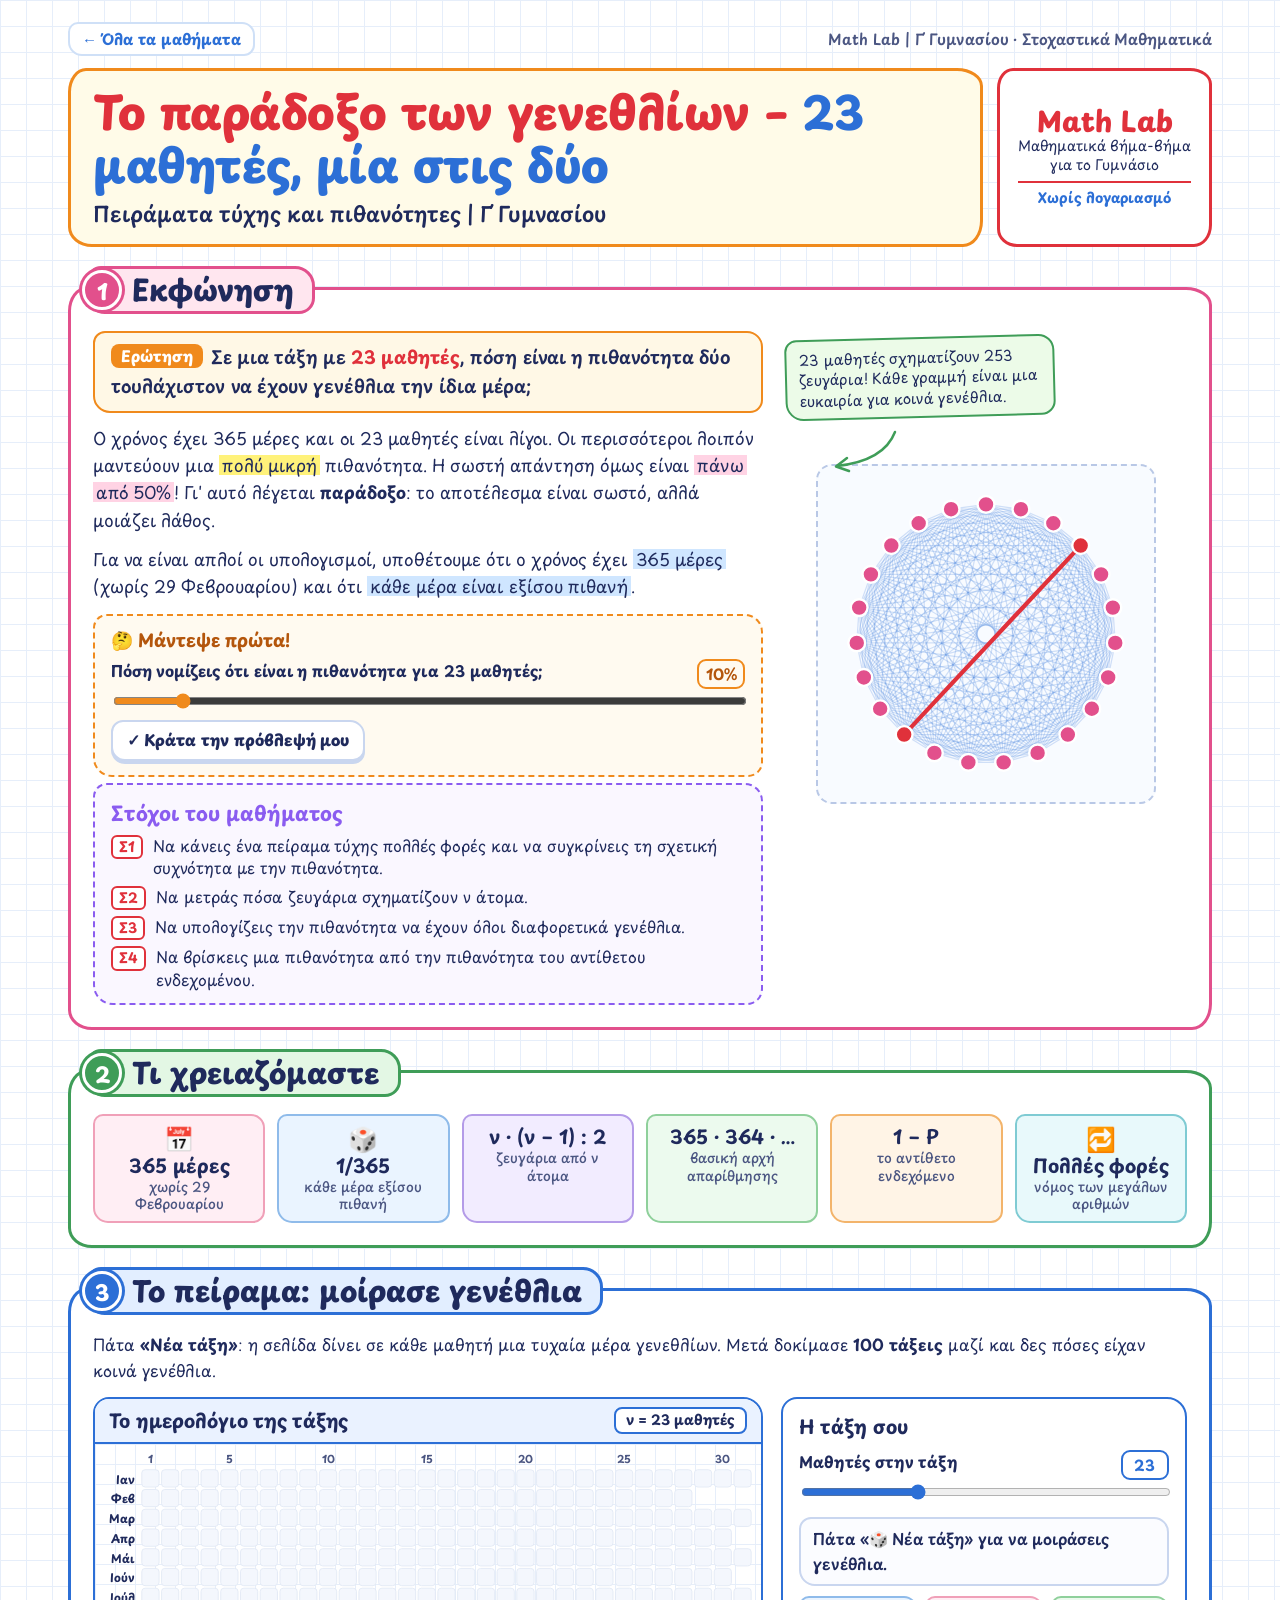
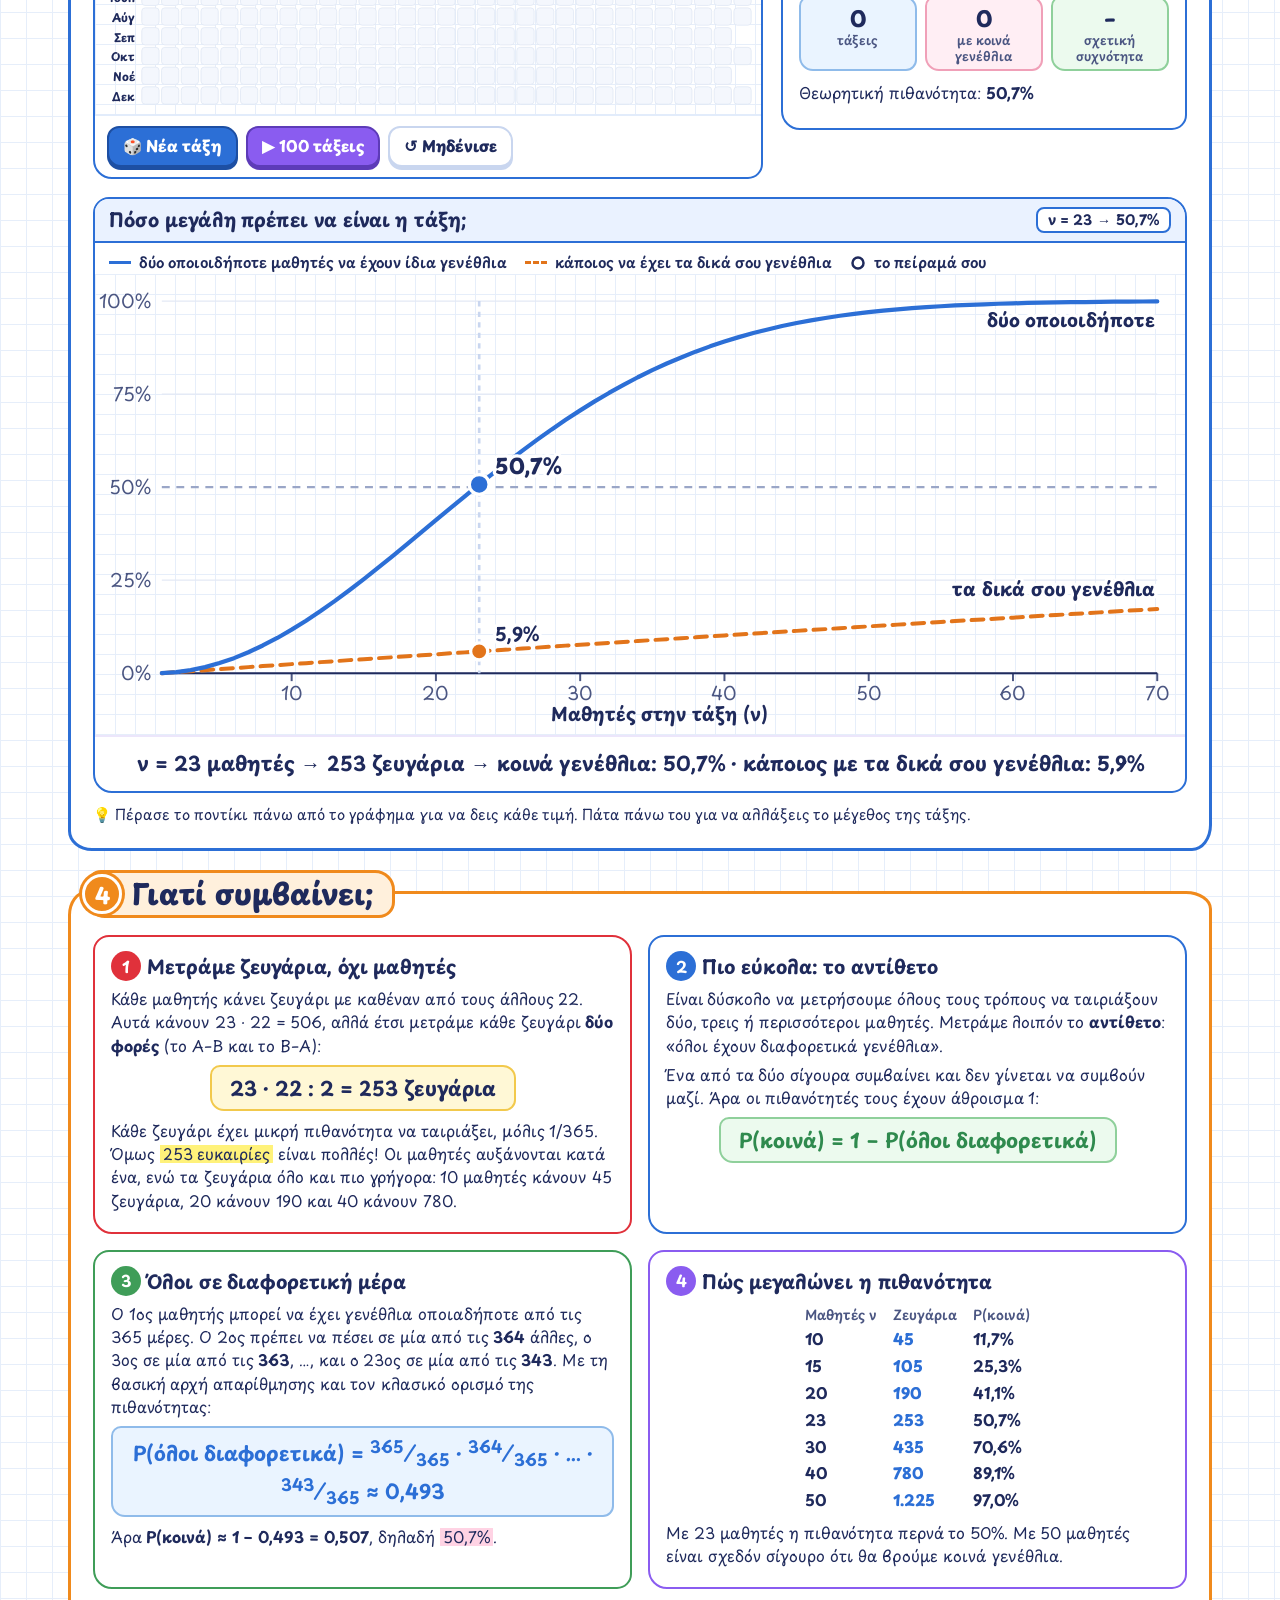
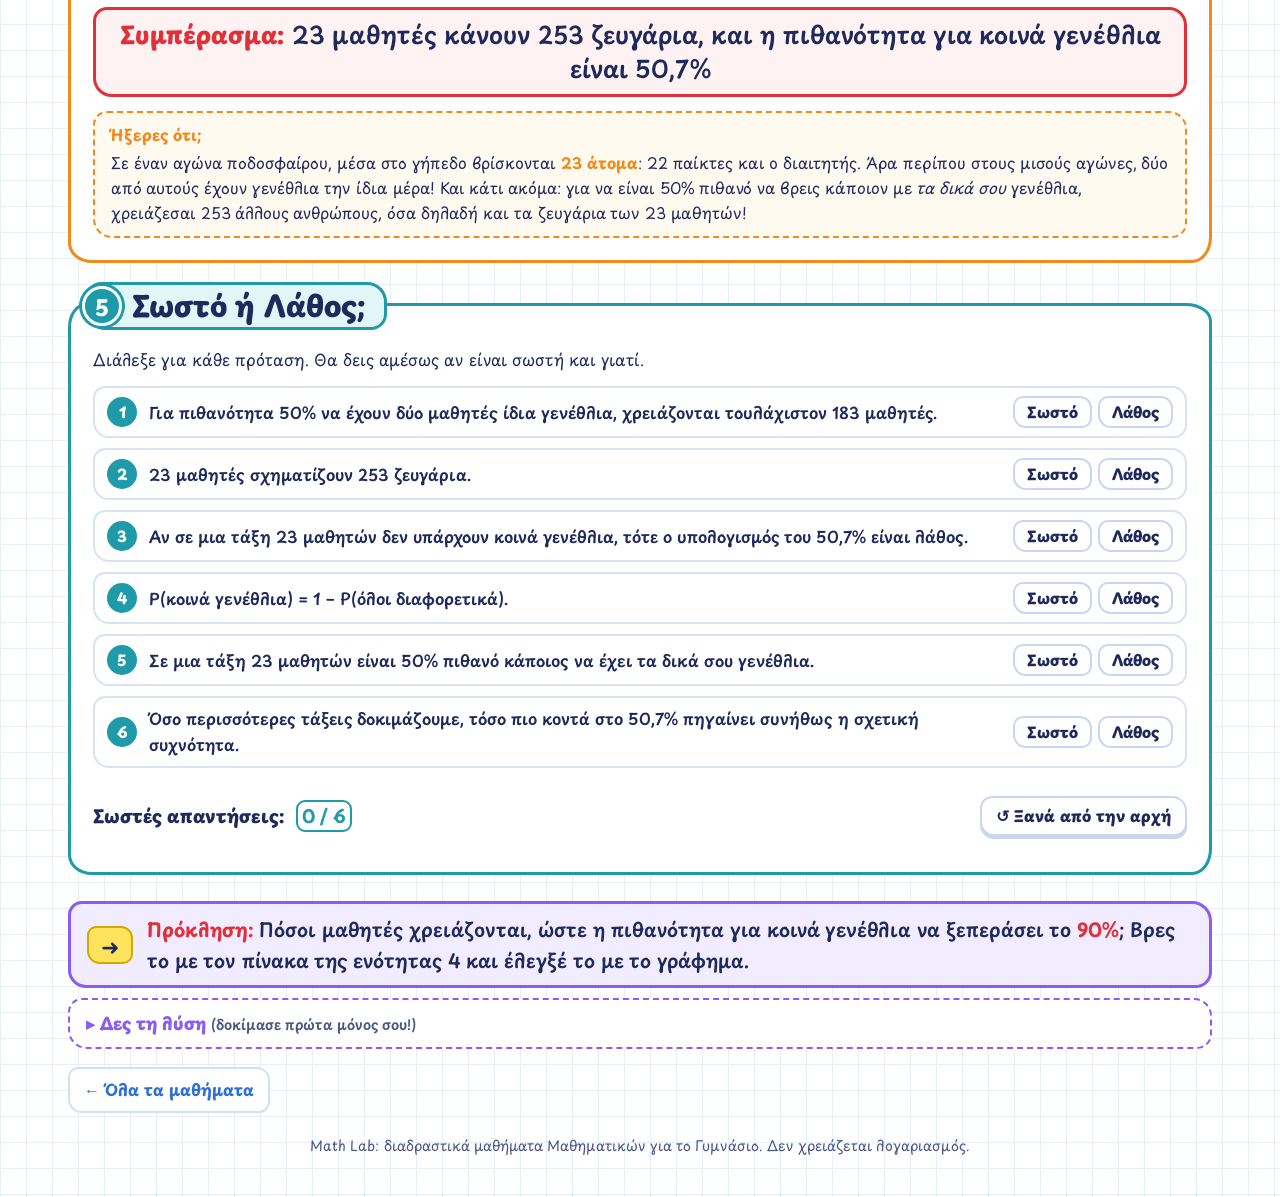
<file: birthday-paradox/index.html>
<!doctype html>
<html lang="el"><head><meta charset="utf-8"/><meta name="viewport" content="width=device-width, initial-scale=1"/><title>Το παράδοξο των γενεθλίων · Math Lab</title>
<meta name="description" content="Διαδραστικό μάθημα για τη Γ΄ Γυμνασίου: γιατί σε μια τάξη 23 μαθητών η πιθανότητα για κοινά γενέθλια είναι πάνω από 50%. Πείραμα, γράφημα και υπολογισμός.">
<link rel="preconnect" href="https://fonts.googleapis.com"><link rel="preconnect" href="https://fonts.gstatic.com" crossorigin>
<link href="https://fonts.googleapis.com/css2?family=Playpen+Sans:wght@400..800&display=swap" rel="stylesheet">
<link rel="stylesheet" href="../assets/style.css">
</head>
<body><main class="sheet">
<nav class="lab-nav" aria-label="Math Lab"><a href="../">← Όλα τα μαθήματα</a><span>Math Lab | Γ΄ Γυμνασίου · Στοχαστικά Μαθηματικά</span></nav>

<header class="sheet-head">
  <div class="title-card">
    <h1><span class="t1">Το παράδοξο των γενεθλίων –</span> <span class="t2">23 μαθητές, μία στις δύο</span></h1>
    <p>Πειράματα τύχης και πιθανότητες | Γ΄ Γυμνασίου</p>
  </div>
  <aside class="brand-card" aria-label="Math Lab">
    <strong>Math Lab</strong>
    <span>Μαθηματικά βήμα-βήμα<br>για το Γυμνάσιο</span>
    <em>Χωρίς λογαριασμό</em>
  </aside>
</header>

<!-- 1. Εκφώνηση -->
<section class="block b-pink" aria-labelledby="s1">
  <div class="tab"><span class="num">1</span><h2 id="s1">Εκφώνηση</h2></div>
  <div class="intro">
    <div>
      <p class="task"><span class="lbl">Ερώτηση</span>Σε μια τάξη με <b class="red">23 μαθητές</b>, πόση είναι η πιθανότητα δύο τουλάχιστον να έχουν γενέθλια την ίδια μέρα;</p>
      <p>Ο χρόνος έχει 365 μέρες και οι 23 μαθητές είναι λίγοι. Οι περισσότεροι λοιπόν μαντεύουν μια <span class="hl y">πολύ μικρή</span> πιθανότητα. Η σωστή απάντηση όμως είναι <span class="hl p">πάνω από 50%</span>! Γι' αυτό λέγεται <strong>παράδοξο</strong>: το αποτέλεσμα είναι σωστό, αλλά μοιάζει λάθος.</p>
      <p>Για να είναι απλοί οι υπολογισμοί, υποθέτουμε ότι ο χρόνος έχει <span class="hl b">365 μέρες</span> (χωρίς 29 Φεβρουαρίου) και ότι <span class="hl b">κάθε μέρα είναι εξίσου πιθανή</span>.</p>
      <div class="guess">
        <h3>🤔 Μάντεψε πρώτα!</h3>
        <div class="range-label"><label for="guessIn">Πόση νομίζεις ότι είναι η πιθανότητα για 23 μαθητές;</label><strong id="guessText">10%</strong></div>
        <input id="guessIn" type="range" min="0" max="100" value="10">
        <p><button class="btn ghost" id="guessSave" type="button">✓ Κράτα την πρόβλεψή μου</button> <span class="saved" id="guessSaved" aria-live="polite"></span></p>
      </div>
      <div class="goals">
        <h3>Στόχοι του μαθήματος</h3>
        <ol>
          <li><b>Σ1</b><span>Να κάνεις ένα πείραμα τύχης πολλές φορές και να συγκρίνεις τη σχετική συχνότητα με την πιθανότητα.</span></li>
          <li><b>Σ2</b><span>Να μετράς πόσα ζευγάρια σχηματίζουν ν άτομα.</span></li>
          <li><b>Σ3</b><span>Να υπολογίζεις την πιθανότητα να έχουν όλοι διαφορετικά γενέθλια.</span></li>
          <li><b>Σ4</b><span>Να βρίσκεις μια πιθανότητα από την πιθανότητα του αντίθετου ενδεχομένου.</span></li>
        </ol>
      </div>
    </div>
    <div class="figure">
      <p class="note">23 μαθητές σχηματίζουν 253 ζευγάρια! Κάθε γραμμή είναι μια ευκαιρία για κοινά γενέθλια.</p>
      <svg class="arrow" viewBox="0 0 90 46" aria-hidden="true"><path d="M70 4 C 60 30, 30 36, 12 38" fill="none" stroke="#3f9d58" stroke-width="2.5" stroke-linecap="round"/><path d="M22 30 L11 38.5 L24 43" fill="none" stroke="#3f9d58" stroke-width="2.5" stroke-linecap="round" stroke-linejoin="round"/></svg>
      <div class="fig-box"><svg id="hero" viewBox="0 0 260 260" role="img" aria-label="23 τελείες σε κύκλο, όλες ενωμένες ανά δύο με 253 γραμμές. Ένα ζευγάρι είναι κόκκινο."></svg></div>
    </div>
  </div>
</section>

<!-- 2. Τι χρειαζόμαστε -->
<section class="block b-green" aria-labelledby="s2">
  <div class="tab"><span class="num">2</span><h2 id="s2">Τι χρειαζόμαστε</h2></div>
  <div class="chips">
    <div class="chip c1"><span class="ico" aria-hidden="true">📅</span>365 μέρες<small>χωρίς 29 Φεβρουαρίου</small></div>
    <div class="chip c2"><span class="ico" aria-hidden="true">🎲</span>1/365<small>κάθε μέρα εξίσου πιθανή</small></div>
    <div class="chip c3">ν · (ν − 1) : 2<small>ζευγάρια από ν άτομα</small></div>
    <div class="chip c4">365 · 364 · …<small>βασική αρχή απαρίθμησης</small></div>
    <div class="chip c5">1 − Ρ<small>το αντίθετο ενδεχόμενο</small></div>
    <div class="chip c6"><span class="ico" aria-hidden="true">🔁</span>Πολλές φορές<small>νόμος των μεγάλων αριθμών</small></div>
  </div>
</section>

<!-- 3. Το πείραμα -->
<section class="block b-blue" aria-labelledby="s3">
  <div class="tab"><span class="num">3</span><h2 id="s3">Το πείραμα: μοίρασε γενέθλια</h2></div>
  <p class="lead">Πάτα <strong>«Νέα τάξη»</strong>: η σελίδα δίνει σε κάθε μαθητή μια τυχαία μέρα γενεθλίων. Μετά δοκίμασε <strong>100 τάξεις</strong> μαζί και δες πόσες είχαν κοινά γενέθλια.</p>
  <div class="cx">
    <div class="stage">
      <div class="stage-head"><h3>Το ημερολόγιο της τάξης</h3><span class="tag" id="nTag">ν = 23 μαθητές</span></div>
      <div class="stage-fig"><svg id="cal" role="img" aria-label="Ημερολόγιο με τα γενέθλια της τάξης"></svg></div>
      <div class="stepbar">
        <button class="btn" id="oneClass" type="button">🎲 Νέα τάξη</button>
        <button class="btn violet" id="manyClasses" type="button">▶ 100 τάξεις</button>
        <button class="btn ghost" id="resetStats" type="button">↺ Μηδένισε</button>
      </div>
    </div>
    <aside class="panel-card" style="--pc:var(--blue)">
      <h3>Η τάξη σου</h3>
      <div class="range-label"><label for="n">Μαθητές στην τάξη</label><strong id="nText" style="border-color:var(--blue);color:var(--blue)">23</strong></div>
      <input id="n" type="range" min="2" max="70" value="23" style="accent-color:var(--blue)">
      <p class="result" id="result" aria-live="polite">Πάτα «🎲 Νέα τάξη» για να μοιράσεις γενέθλια.</p>
      <div class="stats">
        <div class="stat s1"><b id="tClasses">0</b><small>τάξεις</small></div>
        <div class="stat s2"><b id="tHits">0</b><small>με κοινά γενέθλια</small></div>
        <div class="stat s3"><b id="tFreq">–</b><small>σχετική συχνότητα</small></div>
      </div>
      <p style="margin:6px 0;font-size:15.5px">Θεωρητική πιθανότητα: <b id="theory">50,7%</b></p>
      <p style="margin:6px 0;font-size:15.5px" id="guessCompare"></p>
    </aside>
  </div>

  <div class="stage" style="margin-top:18px">
    <div class="stage-head"><h3>Πόσο μεγάλη πρέπει να είναι η τάξη;</h3><span class="tag" id="chartTag">ν = 23 → 50,7%</span></div>
    <div class="legend" aria-hidden="true">
      <span><i style="--lc:#2c6fd6"></i>δύο οποιοιδήποτε μαθητές να έχουν ίδια γενέθλια</span>
      <span><i class="dash" style="--lc:#e2741a"></i>κάποιος να έχει τα δικά σου γενέθλια</span>
      <span><svg width="16" height="16" viewBox="0 0 16 16"><circle cx="8" cy="8" r="5.5" fill="#fff" stroke="#1f2a5c" stroke-width="2.5"/></svg>το πείραμά σου</span>
    </div>
    <div class="stage-fig chart-wrap"><svg id="chart" role="img" aria-label="Γράφημα: πιθανότητα κοινών γενεθλίων ανάλογα με το πλήθος των μαθητών"></svg><div class="tip" id="tip" role="presentation"></div></div>
    <p class="readout" id="chartRead" aria-live="polite"></p>
  </div>
  <p class="lead" style="margin:10px 0 0;font-size:14.5px">💡 Πέρασε το ποντίκι πάνω από το γράφημα για να δεις κάθε τιμή. Πάτα πάνω του για να αλλάξεις το μέγεθος της τάξης.</p>
</section>

<!-- 4. Γιατί συμβαίνει -->
<section class="block b-orange" aria-labelledby="s4">
  <div class="tab"><span class="num">4</span><h2 id="s4">Γιατί συμβαίνει;</h2></div>
  <div class="math-grid">
    <article class="math-item m1"><h3><span class="q">1</span>Μετράμε ζευγάρια, όχι μαθητές</h3>
      <p>Κάθε μαθητής κάνει ζευγάρι με καθέναν από τους άλλους 22. Αυτά κάνουν 23 · 22 = 506, αλλά έτσι μετράμε κάθε ζευγάρι <strong>δύο φορές</strong> (το Α–Β και το Β–Α):</p>
      <div class="fbox">23 · 22 : 2 = 253 ζευγάρια</div>
      <p>Κάθε ζευγάρι έχει μικρή πιθανότητα να ταιριάξει, μόλις 1/365. Όμως <span class="hl y">253 ευκαιρίες</span> είναι πολλές! Οι μαθητές αυξάνονται κατά ένα, ενώ τα ζευγάρια όλο και πιο γρήγορα: 10 μαθητές κάνουν 45 ζευγάρια, 20 κάνουν 190 και 40 κάνουν 780.</p>
    </article>
    <article class="math-item m2"><h3><span class="q">2</span>Πιο εύκολα: το αντίθετο</h3>
      <p>Είναι δύσκολο να μετρήσουμε όλους τους τρόπους να ταιριάξουν δύο, τρεις ή περισσότεροι μαθητές. Μετράμε λοιπόν το <strong>αντίθετο</strong>: «όλοι έχουν διαφορετικά γενέθλια».</p>
      <p>Ένα από τα δύο σίγουρα συμβαίνει και δεν γίνεται να συμβούν μαζί. Άρα οι πιθανότητές τους έχουν άθροισμα 1:</p>
      <div class="fbox green">Ρ(κοινά) = 1 − Ρ(όλοι διαφορετικά)</div>
    </article>
    <article class="math-item m3"><h3><span class="q">3</span>Όλοι σε διαφορετική μέρα</h3>
      <p>Ο 1ος μαθητής μπορεί να έχει γενέθλια οποιαδήποτε από τις 365 μέρες. Ο 2ος πρέπει να πέσει σε μία από τις <strong>364</strong> άλλες, ο 3ος σε μία από τις <strong>363</strong>, …, και ο 23ος σε μία από τις <strong>343</strong>. Με τη βασική αρχή απαρίθμησης και τον κλασικό ορισμό της πιθανότητας:</p>
      <div class="fbox blue">Ρ(όλοι διαφορετικά) = <sup>365</sup>⁄<sub>365</sub> · <sup>364</sup>⁄<sub>365</sub> · … · <sup>343</sup>⁄<sub>365</sub> ≈ 0,493</div>
      <p>Άρα <strong>Ρ(κοινά) ≈ 1 − 0,493 = 0,507</strong>, δηλαδή <span class="hl p">50,7%</span>.</p>
    </article>
    <article class="math-item m4"><h3><span class="q">4</span>Πώς μεγαλώνει η πιθανότητα</h3>
      <div class="table"><span class="th">Μαθητές ν</span><span class="th">Ζευγάρια</span><span class="th">Ρ(κοινά)</span><span>10</span><span>45</span><span>11,7%</span><span>15</span><span>105</span><span>25,3%</span><span>20</span><span>190</span><span>41,1%</span><span>23</span><span>253</span><span>50,7%</span><span>30</span><span>435</span><span>70,6%</span><span>40</span><span>780</span><span>89,1%</span><span>50</span><span>1.225</span><span>97,0%</span></div>
      <p>Με 23 μαθητές η πιθανότητα περνά το 50%. Με 50 μαθητές είναι σχεδόν σίγουρο ότι θα βρούμε κοινά γενέθλια.</p>
    </article>
  </div>
  <div class="answer">Συμπέρασμα: <span>23 μαθητές κάνουν 253 ζευγάρια, και η πιθανότητα για κοινά γενέθλια είναι 50,7%</span></div>
  <div class="did-you-know"><strong>Ήξερες ότι;</strong><p>Σε έναν αγώνα ποδοσφαίρου, μέσα στο γήπεδο βρίσκονται <strong>23 άτομα</strong>: 22 παίκτες και ο διαιτητής. Άρα περίπου στους μισούς αγώνες, δύο από αυτούς έχουν γενέθλια την ίδια μέρα! Και κάτι ακόμα: για να είναι 50% πιθανό να βρεις κάποιον με <em>τα δικά σου</em> γενέθλια, χρειάζεσαι 253 άλλους ανθρώπους, όσα δηλαδή και τα ζευγάρια των 23 μαθητών!</p></div>
</section>

<!-- 5. Σωστό ή Λάθος -->
<section class="block b-teal" aria-labelledby="s5">
  <div class="tab"><span class="num">5</span><h2 id="s5">Σωστό ή Λάθος;</h2></div>
  <p class="lead">Διάλεξε για κάθε πρόταση. Θα δεις αμέσως αν είναι σωστή και γιατί.</p>
  <ol class="quiz">
    <li class="q-item" data-answer="Λ"><span class="n">1</span><span class="stmt">Για πιθανότητα 50% να έχουν δύο μαθητές ίδια γενέθλια, χρειάζονται τουλάχιστον 183 μαθητές.</span><span class="opts"><button type="button" data-v="Σ">Σωστό</button><button type="button" data-v="Λ">Λάθος</button></span><p class="fb"><b></b> Αρκούν 23. Το 183 είναι περίπου το μισό του 365, αλλά εδώ μετράνε τα ζευγάρια, όχι οι μαθητές.</p></li>
    <li class="q-item" data-answer="Σ"><span class="n">2</span><span class="stmt">23 μαθητές σχηματίζουν 253 ζευγάρια.</span><span class="opts"><button type="button" data-v="Σ">Σωστό</button><button type="button" data-v="Λ">Λάθος</button></span><p class="fb"><b></b> 23 · 22 : 2 = 253.</p></li>
    <li class="q-item" data-answer="Λ"><span class="n">3</span><span class="stmt">Αν σε μια τάξη 23 μαθητών δεν υπάρχουν κοινά γενέθλια, τότε ο υπολογισμός του 50,7% είναι λάθος.</span><span class="opts"><button type="button" data-v="Σ">Σωστό</button><button type="button" data-v="Λ">Λάθος</button></span><p class="fb"><b></b> Πιθανότητα 50,7% σημαίνει ότι περίπου στις μισές τάξεις θα βρούμε κοινά γενέθλια, όχι σε όλες.</p></li>
    <li class="q-item" data-answer="Σ"><span class="n">4</span><span class="stmt">Ρ(κοινά γενέθλια) = 1 − Ρ(όλοι διαφορετικά).</span><span class="opts"><button type="button" data-v="Σ">Σωστό</button><button type="button" data-v="Λ">Λάθος</button></span><p class="fb"><b></b> Ένα από τα δύο ενδεχόμενα σίγουρα συμβαίνει, και δεν μπορούν να συμβούν μαζί.</p></li>
    <li class="q-item" data-answer="Λ"><span class="n">5</span><span class="stmt">Σε μια τάξη 23 μαθητών είναι 50% πιθανό κάποιος να έχει τα δικά σου γενέθλια.</span><span class="opts"><button type="button" data-v="Σ">Σωστό</button><button type="button" data-v="Λ">Λάθος</button></span><p class="fb"><b></b> Αυτό είναι μόλις 5,9%. Το 50,7% αφορά δύο οποιουσδήποτε μαθητές της τάξης.</p></li>
    <li class="q-item" data-answer="Σ"><span class="n">6</span><span class="stmt">Όσο περισσότερες τάξεις δοκιμάζουμε, τόσο πιο κοντά στο 50,7% πηγαίνει συνήθως η σχετική συχνότητα.</span><span class="opts"><button type="button" data-v="Σ">Σωστό</button><button type="button" data-v="Λ">Λάθος</button></span><p class="fb"><b></b> Αυτό λέει ο νόμος των μεγάλων αριθμών.</p></li>
  </ol>
  <div class="quiz-foot"><p class="score" role="status">Σωστές απαντήσεις: <b id="score">0 / 6</b></p><button class="btn ghost" id="quizReset" type="button">↺ Ξανά από την αρχή</button></div>
</section>

<!-- Πρόκληση -->
<div class="next"><span class="go" aria-hidden="true">➜</span><p><b>Πρόκληση:</b> Πόσοι μαθητές χρειάζονται, ώστε η πιθανότητα για κοινά γενέθλια να ξεπεράσει το <b>90%</b>; Βρες το με τον πίνακα της ενότητας 4 και έλεγξέ το με το γράφημα.</p></div>
<details class="solution"><summary>Δες τη λύση <small>(δοκίμασε πρώτα μόνος σου!)</small></summary>
<div class="sol-body">
<p><strong>Από τον πίνακα:</strong> για ν = 40 η πιθανότητα είναι 89,1%, δηλαδή λίγο κάτω από 90%. Για ν = 50 είναι 97,0%. Άρα η απάντηση είναι ανάμεσα στο 40 και στο 50.</p>
<p><strong>Με το γράφημα:</strong> βάζουμε ν = 41 και βλέπουμε 90,3%. Αυτό είναι το πρώτο ν που περνά το 90%.</p>
<div class="fbox">ν = 40 → 89,1% &nbsp;&nbsp; ν = 41 → 90,3%</div>
<p>Οι 41 μαθητές σχηματίζουν 41 · 40 : 2 = 820 ζευγάρια. <strong>Μπόνους:</strong> για 99% χρειάζονται 57 μαθητές.</p>
<p class="final">Απάντηση: 41 μαθητές</p>
</div></details>

<nav class="lab-pager" aria-label="Άλλα μαθήματα"><a href="../">← Όλα τα μαθήματα</a></nav>
<footer>Math Lab: διαδραστικά μαθήματα Μαθηματικών για το Γυμνάσιο. Δεν χρειάζεται λογαριασμός.</footer>
</main>
<script src="../assets/lesson.js"></script>
<script>
(() => {
'use strict';
const { fmt, animate, stop } = MathLab;
const $ = s => document.querySelector(s);
const C = { ink: '#1f2a5c', muted: '#4b5682', blue: '#2c6fd6', orange: '#e2741a', red: '#e0313b', pink: '#e2508c', grid: '#e3e9f5' };
const MONTHS = ['Ιαν', 'Φεβ', 'Μαρ', 'Απρ', 'Μάι', 'Ιούν', 'Ιούλ', 'Αύγ', 'Σεπ', 'Οκτ', 'Νοέ', 'Δεκ'];
const MONTHS_GEN = ['Ιανουαρίου', 'Φεβρουαρίου', 'Μαρτίου', 'Απριλίου', 'Μαΐου', 'Ιουνίου', 'Ιουλίου', 'Αυγούστου', 'Σεπτεμβρίου', 'Οκτωβρίου', 'Νοεμβρίου', 'Δεκεμβρίου'];
const DAYS = [31, 28, 31, 30, 31, 30, 31, 31, 30, 31, 30, 31];
const START = DAYS.map((_, i) => DAYS.slice(0, i).reduce((a, b) => a + b, 0));   // πρώτη μέρα κάθε μήνα (0–364)
const NMAX = 70;

// Πιθανότητα να έχουν δύο τουλάχιστον από ν άτομα ίδια γενέθλια.
const P = n => { let q = 1; for (let i = 0; i < n; i++) q *= (365 - i) / 365; return 1 - q; };
// Πιθανότητα να έχει κάποιος από τους άλλους ν − 1 τα δικά σου γενέθλια.
const Q = n => 1 - Math.pow(364 / 365, Math.max(0, n - 1));
const pct = x => fmt(100 * x, 1) + '%';
const pairs = n => n * (n - 1) / 2;
const nice = v => v.toLocaleString('el-GR');
const dateOf = k => { let m = 0; while (m < 11 && k >= START[m + 1]) m++; return (k - START[m] + 1) + ' ' + MONTHS_GEN[m]; };

const S = { n: 23, bdays: null, shown: 0, classes: 0, hits: 0, guess: null };
const randomClass = n => Array.from({ length: n }, () => Math.floor(Math.random() * 365));
const counts = (b, upto = b.length) => { const c = new Array(365).fill(0); for (let i = 0; i < upto; i++) c[b[i]]++; return c; };
const hasMatch = b => new Set(b).size < b.length;

/* ---------- Η εικόνα της εκφώνησης: 23 σημεία και τα 253 ζευγάρια τους ---------- */
{
  const pts = Array.from({ length: 23 }, (_, i) => { const a = -Math.PI / 2 + i * 2 * Math.PI / 23; return [130 + 108 * Math.cos(a), 130 + 108 * Math.sin(a)]; });
  let s = '<g stroke="#2c6fd6" stroke-opacity="0.2" stroke-width="1">';
  for (let i = 0; i < 23; i++) for (let j = i + 1; j < 23; j++) s += `<line x1="${pts[i][0].toFixed(1)}" y1="${pts[i][1].toFixed(1)}" x2="${pts[j][0].toFixed(1)}" y2="${pts[j][1].toFixed(1)}"/>`;
  s += '</g>';
  const [a, b] = [3, 14];
  s += `<line x1="${pts[a][0].toFixed(1)}" y1="${pts[a][1].toFixed(1)}" x2="${pts[b][0].toFixed(1)}" y2="${pts[b][1].toFixed(1)}" stroke="${C.red}" stroke-width="3.5" stroke-linecap="round"/>`;
  pts.forEach((p, i) => { s += `<circle cx="${p[0].toFixed(1)}" cy="${p[1].toFixed(1)}" r="7" fill="${i === a || i === b ? C.red : C.pink}" stroke="#fff" stroke-width="2"/>`; });
  $('#hero').innerHTML = s;
}

/* ---------- Πρόβλεψη ---------- */
const guessIn = $('#guessIn');
guessIn.addEventListener('input', () => { $('#guessText').textContent = guessIn.value + '%'; });
$('#guessSave').addEventListener('click', () => {
  S.guess = Number(guessIn.value);
  $('#guessSaved').textContent = 'Κρατήθηκε: ' + S.guess + '%. Θα τη συγκρίνουμε με το πείραμα!';
  updateStats();
});

/* ---------- Το ημερολόγιο ---------- */
const cal = $('#cal');
function drawCal() {
  const w = cal.clientWidth || 720, narrow = w < 560;
  const cols = narrow ? 16 : 31, rpm = narrow ? 2 : 1, cs = 24, gap = 3, mgap = narrow ? 7 : 0;
  const left = narrow ? 46 : 52, top = narrow ? 4 : 24;
  const W = left + cols * cs + 4, H = top + 12 * (rpm * cs + mgap) + 2;
  cal.setAttribute('viewBox', `0 0 ${W} ${H}`);
  const c = S.bdays ? counts(S.bdays, S.shown) : new Array(365).fill(0);
  let s = '';
  if (!narrow) for (const d of [1, 5, 10, 15, 20, 25, 30]) s += `<text x="${left + (d - 1) * cs + (cs - gap) / 2}" y="${top - 8}" font-size="13" font-weight="700" fill="${C.muted}" text-anchor="middle">${d}</text>`;
  for (let m = 0; m < 12; m++) {
    const y0 = top + m * (rpm * cs + mgap);
    s += `<text x="${left - 8}" y="${y0 + rpm * cs / 2 + 5}" font-size="14" font-weight="700" fill="${C.ink}" text-anchor="end">${MONTHS[m]}</text>`;
    for (let d = 1; d <= DAYS[m]; d++) {
      const k = START[m] + d - 1, x = left + ((d - 1) % cols) * cs, y = y0 + Math.floor((d - 1) / cols) * cs, n = c[k];
      const fill = n >= 2 ? '#ffd3e4' : n === 1 ? '#dbeaff' : '#f4f7fd', stroke = n >= 2 ? C.red : n === 1 ? '#8fbbea' : '#e1e8f5';
      s += `<rect x="${x}" y="${y}" width="${cs - gap}" height="${cs - gap}" rx="4" fill="${fill}" stroke="${stroke}" stroke-width="${n >= 2 ? 2 : 1}"/>`;
      if (n === 1) s += `<circle cx="${x + (cs - gap) / 2}" cy="${y + (cs - gap) / 2}" r="5.5" fill="${C.blue}"/>`;
      if (n >= 2) s += `<text x="${x + (cs - gap) / 2}" y="${y + (cs - gap) / 2 + 5.5}" font-size="15" font-weight="800" fill="${C.red}" text-anchor="middle">${n}</text>`;
    }
  }
  cal.innerHTML = s;
}

function showResult() {
  const r = $('#result');
  if (!S.bdays) { r.className = 'result'; r.textContent = 'Πάτα «🎲 Νέα τάξη» για να μοιράσεις γενέθλια.'; return; }
  const c = counts(S.bdays), m = [];
  c.forEach((v, k) => { if (v >= 2) m.push([k, v]); });
  if (!m.length) { r.className = 'result miss'; r.innerHTML = '🙂 Κανένα κοινό γενέθλιο σε αυτή την τάξη.'; return; }
  const list = m.slice(0, 3).map(([k, v]) => `<b>${dateOf(k)}</b> (${v} μαθητές)`).join(', ');
  r.className = 'result hit';
  r.innerHTML = '🎂 Κοινά γενέθλια: ' + list + (m.length > 3 ? ` και ακόμα ${m.length - 3}` : '') + '.';
}

function updateStats() {
  $('#tClasses').textContent = nice(S.classes);
  $('#tHits').textContent = nice(S.hits);
  $('#tFreq').textContent = S.classes ? pct(S.hits / S.classes) : '–';
  $('#theory').textContent = pct(P(S.n));
  const g = $('#guessCompare');
  g.innerHTML = S.guess == null ? '' : `Η πρόβλεψή σου για 23 μαθητές ήταν <b>${S.guess}%</b>. ${S.guess >= 45 && S.guess <= 56 ? 'Πολύ κοντά! 👏' : 'Η θεωρία λέει 50,7%.'}`;
  drawChart();
}

function newClass() {
  stop();
  S.bdays = randomClass(S.n); S.shown = 0;
  $('#result').className = 'result'; $('#result').textContent = 'Μοιράζω γενέθλια…';
  animate(t => { S.shown = Math.ceil(t * S.n); drawCal(); }, Math.min(1400, 45 * S.n), () => {
    S.shown = S.n; drawCal();
    S.classes++; if (hasMatch(S.bdays)) S.hits++;
    showResult(); updateStats();
  });
}

function manyClasses() {
  stop();
  const total = 100; let done = 0;
  animate(t => {
    const target = Math.round(t * total);
    while (done < target) { S.bdays = randomClass(S.n); S.classes++; if (hasMatch(S.bdays)) S.hits++; done++; }
    S.shown = S.n; drawCal(); updateStats();
  }, 1800, () => { showResult(); updateStats(); });
}

function setN(n) {
  n = Math.max(2, Math.min(NMAX, Math.round(n)));
  if (n === S.n) return;
  stop();
  S.n = n; S.bdays = null; S.shown = 0; S.classes = 0; S.hits = 0;
  $('#n').value = n; $('#nText').textContent = n; $('#nTag').textContent = 'ν = ' + n + ' μαθητές';
  drawCal(); showResult(); updateStats();
}

$('#oneClass').addEventListener('click', newClass);
$('#manyClasses').addEventListener('click', manyClasses);
$('#resetStats').addEventListener('click', () => { stop(); S.bdays = null; S.classes = 0; S.hits = 0; drawCal(); showResult(); updateStats(); });
$('#n').addEventListener('input', e => setN(Number(e.target.value)));

/* ---------- Το γράφημα ---------- */
const chart = $('#chart'), tip = $('#tip'), wrap = chart.parentElement;
let G = null, hoverN = null;
function geom() {
  const w = chart.clientWidth || 720, narrow = w < 560;
  const W = narrow ? 520 : 820, H = narrow ? 500 : 340;
  const px = W / w, fs = Math.max(14, 12.5 * px);
  const L = fs * 3.4, R = 18, T = 16, B = fs * 3;
  return { W, H, fs, L, R, T, B, x: v => L + (v - 1) / (NMAX - 1) * (W - L - R), y: p => T + (1 - p) * (H - T - B), toN: px2 => 1 + (px2 - L) / (W - L - R) * (NMAX - 1) };
}
function drawChart() {
  G = geom();
  const { W, H, fs, L, R, T, B, x, y } = G, n = S.n;
  chart.setAttribute('viewBox', `0 0 ${W} ${H}`);
  let s = '';
  for (const g of [0, 0.25, 0.5, 0.75, 1]) {
    s += `<line x1="${L}" x2="${W - R}" y1="${y(g)}" y2="${y(g)}" stroke="${g === 0.5 ? '#9aa6c7' : C.grid}" stroke-width="${g === 0.5 ? 1.6 : 1}" ${g === 0.5 ? 'stroke-dasharray="6 5"' : ''}/>`;
    s += `<text x="${L - 8}" y="${y(g) + fs * 0.35}" text-anchor="end" font-size="${fs}" fill="${C.muted}">${g * 100}%</text>`;
  }
  for (let v = 10; v <= NMAX; v += 10) {
    s += `<line x1="${x(v)}" x2="${x(v)}" y1="${H - B}" y2="${H - B + 6}" stroke="${C.muted}" stroke-width="1.5"/>`;
    s += `<text x="${x(v)}" y="${H - B + 6 + fs}" text-anchor="middle" font-size="${fs}" fill="${C.muted}">${v}</text>`;
  }
  s += `<line x1="${L}" x2="${W - R}" y1="${H - B}" y2="${H - B}" stroke="${C.ink}" stroke-width="1.6"/>`;
  s += `<text x="${(L + W - R) / 2}" y="${H - 6}" text-anchor="middle" font-size="${fs}" font-weight="700" fill="${C.ink}">Μαθητές στην τάξη (ν)</text>`;
  const path = f => 'M' + Array.from({ length: NMAX }, (_, i) => x(i + 1).toFixed(1) + ' ' + y(f(i + 1)).toFixed(1)).join('L');
  // οδηγός στο τρέχον ν
  s += `<line x1="${x(n)}" x2="${x(n)}" y1="${T}" y2="${H - B}" stroke="#c9d6ef" stroke-width="2" stroke-dasharray="4 4"/>`;
  s += `<path d="${path(Q)}" fill="none" stroke="${C.orange}" stroke-width="3" stroke-dasharray="9 6" stroke-linecap="round"/>`;
  s += `<path d="${path(P)}" fill="none" stroke="${C.blue}" stroke-width="3.2" stroke-linejoin="round" stroke-linecap="round"/>`;
  // ετικέτες στις άκρες των καμπυλών
  const halo = `stroke="#fff" stroke-width="5" stroke-linejoin="round" paint-order="stroke"`;
  s += `<text x="${x(NMAX) - 2}" y="${y(P(NMAX)) + fs * 1.4}" text-anchor="end" font-size="${fs}" font-weight="700" fill="${C.ink}" ${halo}>δύο οποιοιδήποτε</text>`;
  s += `<text x="${x(NMAX) - 2}" y="${y(Q(NMAX)) - fs * 0.7}" text-anchor="end" font-size="${fs}" font-weight="700" fill="${C.ink}" ${halo}>τα δικά σου γενέθλια</text>`;
  // σημεία στο τρέχον ν
  const right = n < 46, ax = right ? 'start' : 'end', dx = right ? 12 : -12;
  s += `<circle cx="${x(n)}" cy="${y(Q(n))}" r="6.5" fill="${C.orange}" stroke="#fff" stroke-width="2.5"/>`;
  s += `<circle cx="${x(n)}" cy="${y(P(n))}" r="7.5" fill="${C.blue}" stroke="#fff" stroke-width="2.5"/>`;
  s += `<text x="${x(n) + dx}" y="${y(P(n)) - 8}" text-anchor="${ax}" font-size="${fs * 1.15}" font-weight="800" fill="${C.ink}" ${halo}>${pct(P(n))}</text>`;
  s += `<text x="${x(n) + dx}" y="${y(Q(n)) - 8}" text-anchor="${ax}" font-size="${fs}" font-weight="700" fill="${C.ink}" ${halo}>${pct(Q(n))}</text>`;
  // το πείραμα του μαθητή
  if (S.classes) {
    const f = S.hits / S.classes;
    s += `<circle cx="${x(n)}" cy="${y(f)}" r="7" fill="#fff" stroke="${C.ink}" stroke-width="2.8"/>`;
    s += `<text x="${x(n) - dx}" y="${y(f) + fs * 0.35}" text-anchor="${right ? 'end' : 'start'}" font-size="${fs * 0.95}" font-weight="700" fill="${C.ink}" ${halo}>πείραμα ${pct(f)}</text>`;
  }
  if (hoverN != null) s += `<line x1="${x(hoverN)}" x2="${x(hoverN)}" y1="${T}" y2="${H - B}" stroke="${C.ink}" stroke-opacity="0.35" stroke-width="1.5"/>` +
    `<circle cx="${x(hoverN)}" cy="${y(P(hoverN))}" r="5" fill="${C.blue}" stroke="#fff" stroke-width="2"/><circle cx="${x(hoverN)}" cy="${y(Q(hoverN))}" r="5" fill="${C.orange}" stroke="#fff" stroke-width="2"/>`;
  // διαφανής επιφάνεια για το ποντίκι
  s += `<rect x="${L}" y="${T}" width="${W - L - R}" height="${H - T - B}" fill="transparent" style="cursor:crosshair"/>`;
  chart.innerHTML = s;
  $('#chartTag').textContent = 'ν = ' + n + ' → ' + pct(P(n));
  $('#chartRead').innerHTML = `ν = ${n} μαθητές → ${nice(pairs(n))} ζευγάρια → κοινά γενέθλια: <b>${pct(P(n))}</b> · κάποιος με τα δικά σου γενέθλια: <b>${pct(Q(n))}</b>`;
}
const nAt = e => {
  const m = chart.getScreenCTM(); if (!m || !G) return null;
  const p = new DOMPoint(e.clientX, e.clientY).matrixTransform(m.inverse());
  if (p.x < G.L - 10 || p.x > G.W - G.R + 10) return null;
  return Math.max(1, Math.min(NMAX, Math.round(G.toN(p.x))));
};
chart.addEventListener('pointermove', e => {
  const v = nAt(e);
  if (v == null) { hoverN = null; tip.style.display = 'none'; drawChart(); return; }
  if (v !== hoverN) { hoverN = v; drawChart(); }
  tip.innerHTML = `<b>ν = ${v}</b> · ${nice(pairs(v))} ζευγάρια<br><span class="k" style="--lc:${C.blue}"></span>δύο οποιοιδήποτε: <b>${pct(P(v))}</b><br><span class="k" style="--lc:${C.orange}"></span>τα δικά σου: <b>${pct(Q(v))}</b>`;
  tip.style.display = 'block';
  const r = wrap.getBoundingClientRect(), tw = tip.offsetWidth;
  let left = e.clientX - r.left + 14; if (left + tw > r.width - 4) left = e.clientX - r.left - tw - 14;
  tip.style.left = Math.max(4, left) + 'px'; tip.style.top = Math.max(4, e.clientY - r.top - 70) + 'px';
});
chart.addEventListener('pointerleave', () => { hoverN = null; tip.style.display = 'none'; drawChart(); });
chart.addEventListener('click', e => { const v = nAt(e); if (v != null) setN(Math.max(2, v)); });

/* ---------- Ξεκίνημα ---------- */
let lastW = 0;
new ResizeObserver(() => { const w = cal.clientWidth + chart.clientWidth; if (w !== lastW) { lastW = w; drawCal(); drawChart(); } }).observe(document.body);
drawCal(); showResult(); updateStats();
})();
</script></body></html>
</file>
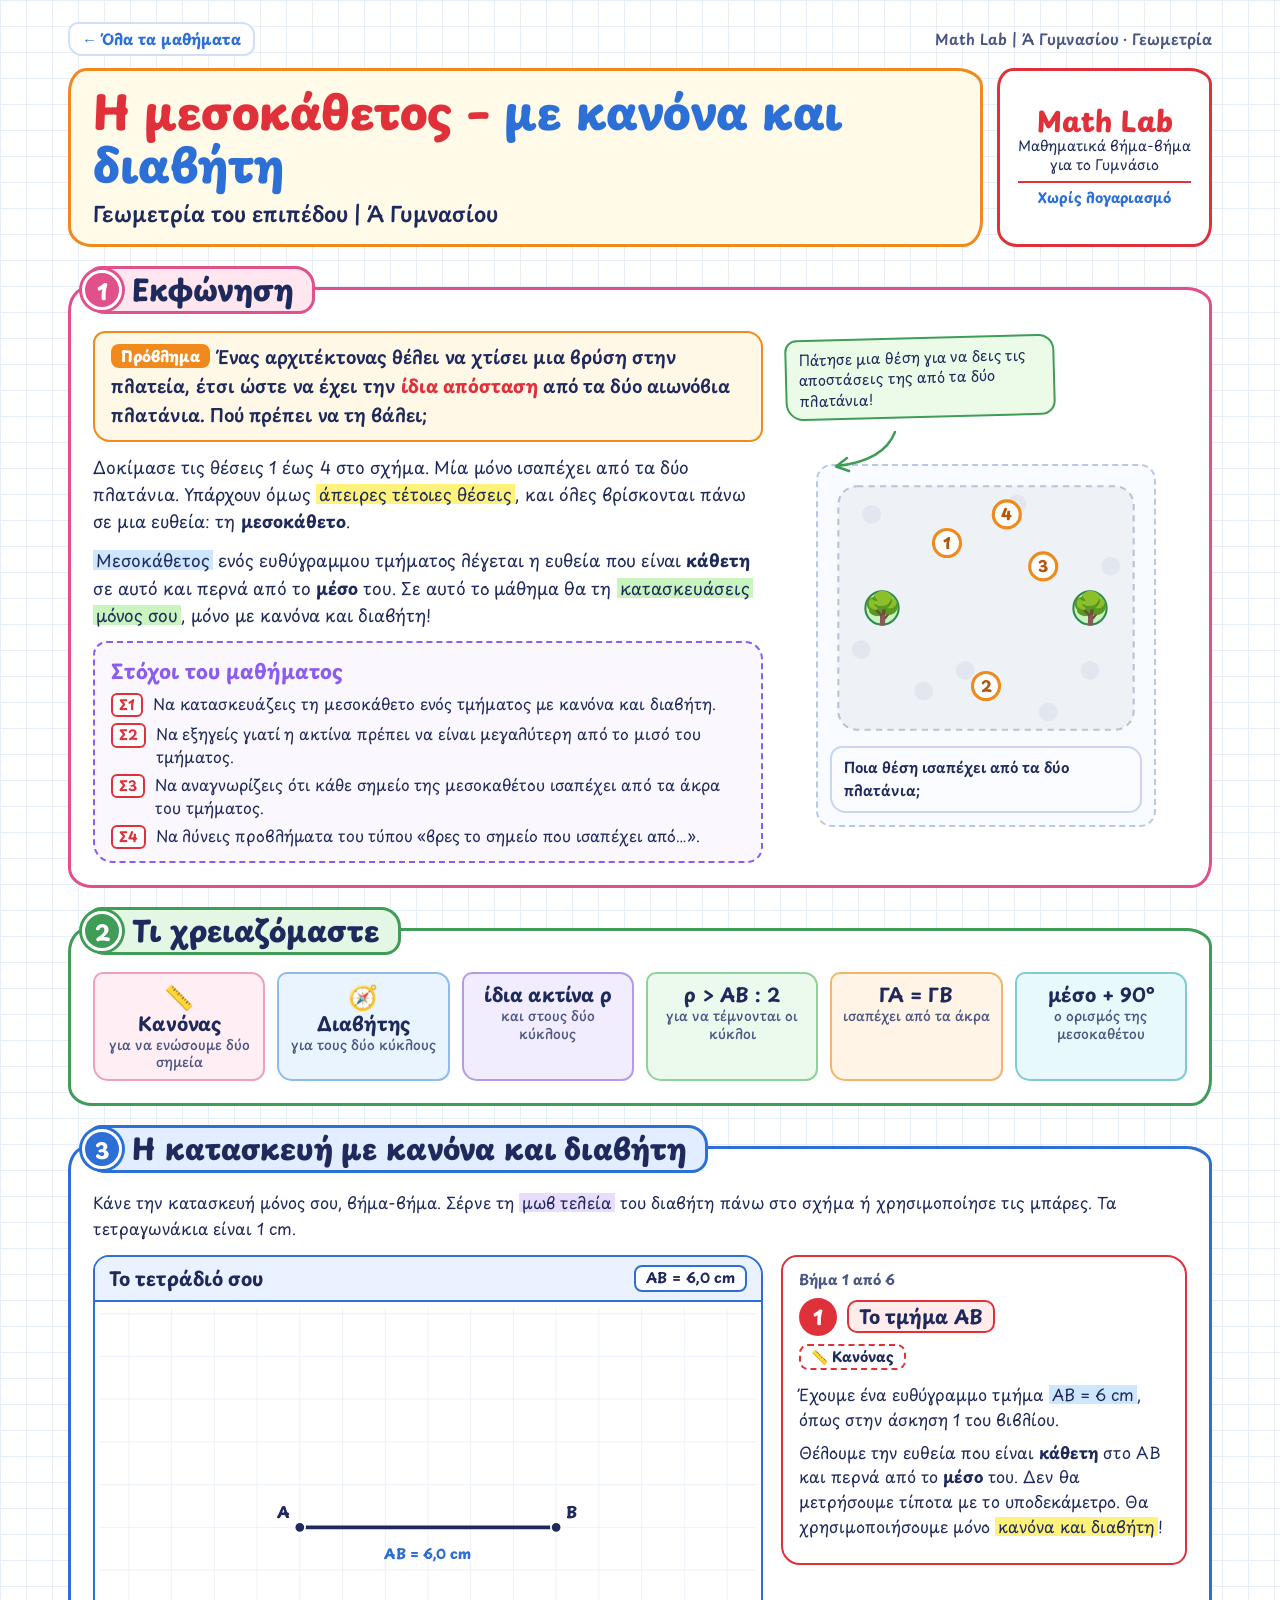
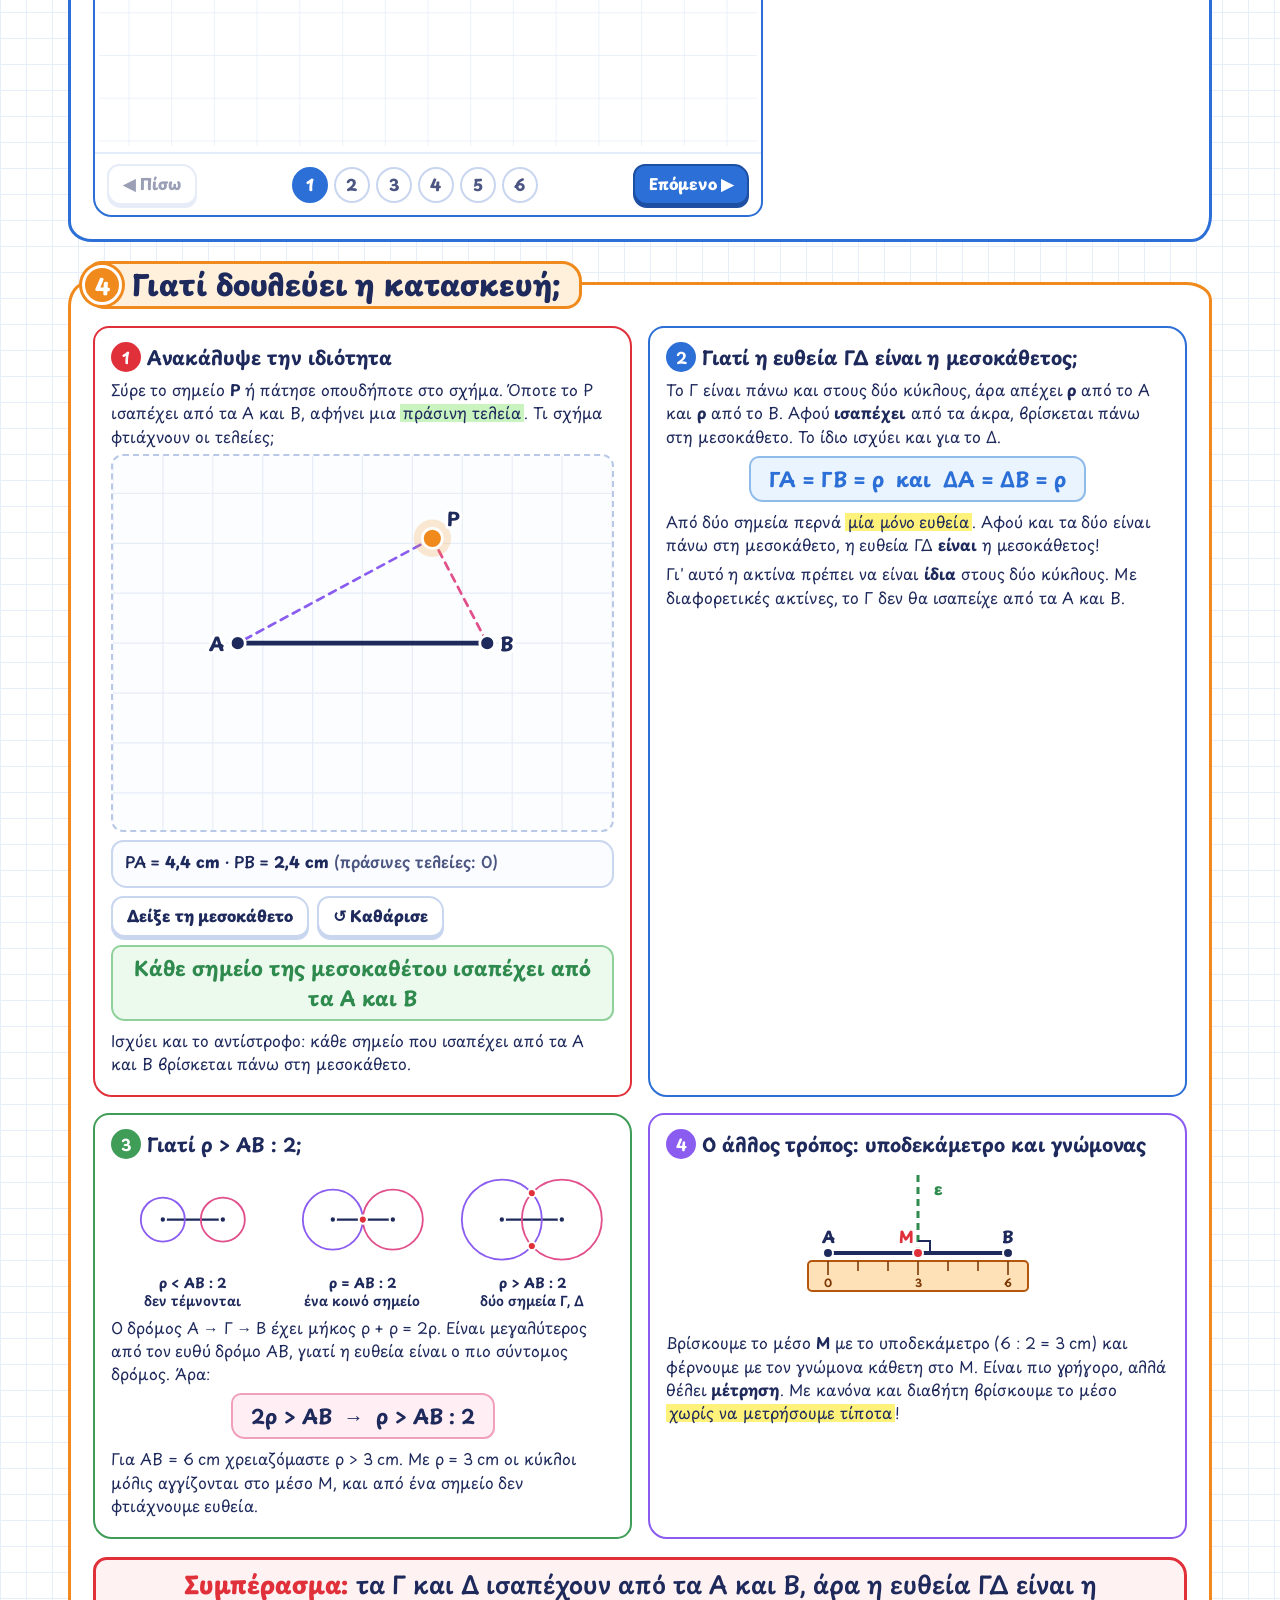
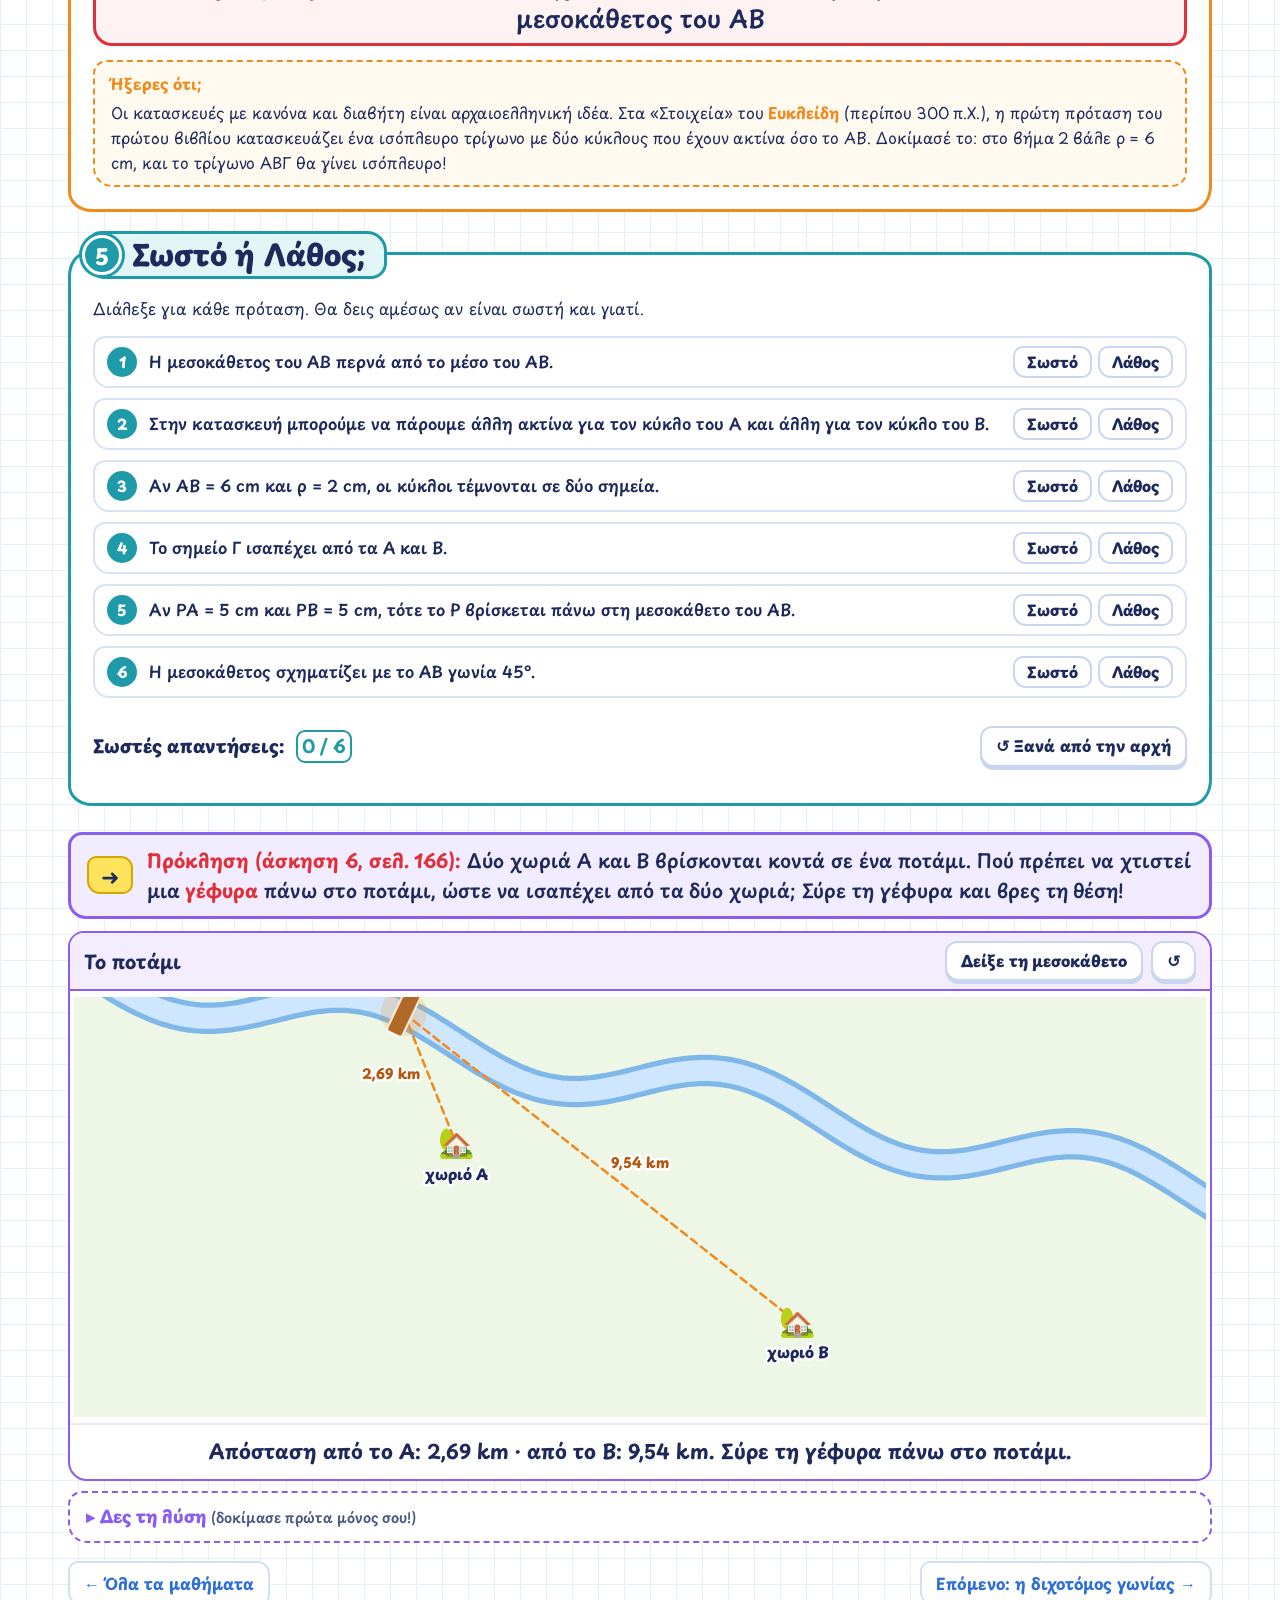
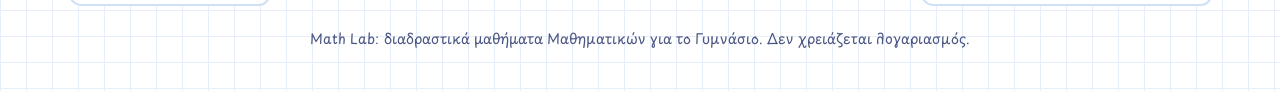
<file: perpendicular-bisector/index.html>
<!doctype html>
<html lang="el"><head><meta charset="utf-8"/><meta name="viewport" content="width=device-width, initial-scale=1"/><title>Η μεσοκάθετος · Math Lab</title>
<meta name="description" content="Διαδραστικό μάθημα για την Α΄ Γυμνασίου: κατασκευή της μεσοκαθέτου ευθύγραμμου τμήματος με κανόνα και διαβήτη, βήμα-βήμα, και γιατί κάθε σημείο της ισαπέχει από τα άκρα.">
<link rel="preconnect" href="https://fonts.googleapis.com"><link rel="preconnect" href="https://fonts.gstatic.com" crossorigin>
<link href="https://fonts.googleapis.com/css2?family=Playpen+Sans:wght@400..800&display=swap" rel="stylesheet">
<link rel="stylesheet" href="../assets/style.css">
<style>
.emoji{font-family:'Segoe UI Emoji','Apple Color Emoji','Noto Color Emoji',sans-serif}
.plain{background-image:none!important}
.cand{cursor:pointer}
.cand:focus-visible{outline:none}
.cand:focus-visible circle{stroke:var(--pink);stroke-width:4}
.mini-fig{display:grid;grid-template-columns:repeat(3,minmax(0,1fr));gap:6px;margin:6px 0}
.mini-fig figure{margin:0;text-align:center;font-size:13.5px;font-weight:600;line-height:1.3}
.mini-fig svg{display:block;width:100%;height:auto}
.btnrow{display:flex;flex-wrap:wrap;gap:8px;margin:8px 0}
</style>
</head>
<body><main class="sheet">
<nav class="lab-nav" aria-label="Math Lab"><a href="../">← Όλα τα μαθήματα</a><span>Math Lab | Α΄ Γυμνασίου · Γεωμετρία</span></nav>

<header class="sheet-head">
  <div class="title-card">
    <h1><span class="t1">Η μεσοκάθετος –</span> <span class="t2">με κανόνα και διαβήτη</span></h1>
    <p>Γεωμετρία του επιπέδου | Α΄ Γυμνασίου</p>
  </div>
  <aside class="brand-card" aria-label="Math Lab">
    <strong>Math Lab</strong>
    <span>Μαθηματικά βήμα-βήμα<br>για το Γυμνάσιο</span>
    <em>Χωρίς λογαριασμό</em>
  </aside>
</header>

<!-- 1. Εκφώνηση -->
<section class="block b-pink" aria-labelledby="s1">
  <div class="tab"><span class="num">1</span><h2 id="s1">Εκφώνηση</h2></div>
  <div class="intro">
    <div>
      <p class="task"><span class="lbl">Πρόβλημα</span>Ένας αρχιτέκτονας θέλει να χτίσει μια βρύση στην πλατεία, έτσι ώστε να έχει την <b class="red">ίδια απόσταση</b> από τα δύο αιωνόβια πλατάνια. Πού πρέπει να τη βάλει;</p>
      <p>Δοκίμασε τις θέσεις 1 έως 4 στο σχήμα. Μία μόνο ισαπέχει από τα δύο πλατάνια. Υπάρχουν όμως <span class="hl y">άπειρες τέτοιες θέσεις</span>, και όλες βρίσκονται πάνω σε μια ευθεία: τη <strong>μεσοκάθετο</strong>.</p>
      <p><span class="hl b">Μεσοκάθετος</span> ενός ευθύγραμμου τμήματος λέγεται η ευθεία που είναι <strong>κάθετη</strong> σε αυτό και περνά από το <strong>μέσο</strong> του. Σε αυτό το μάθημα θα τη <span class="hl g">κατασκευάσεις μόνος σου</span>, μόνο με κανόνα και διαβήτη!</p>
      <div class="goals">
        <h3>Στόχοι του μαθήματος</h3>
        <ol>
          <li><b>Σ1</b><span>Να κατασκευάζεις τη μεσοκάθετο ενός τμήματος με κανόνα και διαβήτη.</span></li>
          <li><b>Σ2</b><span>Να εξηγείς γιατί η ακτίνα πρέπει να είναι μεγαλύτερη από το μισό του τμήματος.</span></li>
          <li><b>Σ3</b><span>Να αναγνωρίζεις ότι κάθε σημείο της μεσοκαθέτου ισαπέχει από τα άκρα του τμήματος.</span></li>
          <li><b>Σ4</b><span>Να λύνεις προβλήματα του τύπου «βρες το σημείο που ισαπέχει από…».</span></li>
        </ol>
      </div>
    </div>
    <div class="figure">
      <p class="note">Πάτησε μια θέση για να δεις τις αποστάσεις της από τα δύο πλατάνια!</p>
      <svg class="arrow" viewBox="0 0 90 46" aria-hidden="true"><path d="M70 4 C 60 30, 30 36, 12 38" fill="none" stroke="#3f9d58" stroke-width="2.5" stroke-linecap="round"/><path d="M22 30 L11 38.5 L24 43" fill="none" stroke="#3f9d58" stroke-width="2.5" stroke-linecap="round" stroke-linejoin="round"/></svg>
      <div class="fig-box"><svg id="plaza" viewBox="-150 -125 300 250" role="group" aria-label="Η πλατεία με δύο πλατάνια και τέσσερις πιθανές θέσεις για τη βρύση"></svg>
        <p class="result" id="plazaMsg" aria-live="polite" style="margin:8px 0 0;font-size:14.5px">Ποια θέση ισαπέχει από τα δύο πλατάνια;</p>
      </div>
    </div>
  </div>
</section>

<!-- 2. Τι χρειαζόμαστε -->
<section class="block b-green" aria-labelledby="s2">
  <div class="tab"><span class="num">2</span><h2 id="s2">Τι χρειαζόμαστε</h2></div>
  <div class="chips">
    <div class="chip c1"><span class="ico" aria-hidden="true">📏</span>Κανόνας<small>για να ενώσουμε δύο σημεία</small></div>
    <div class="chip c2"><span class="ico" aria-hidden="true">🧭</span>Διαβήτης<small>για τους δύο κύκλους</small></div>
    <div class="chip c3">ίδια ακτίνα ρ<small>και στους δύο κύκλους</small></div>
    <div class="chip c4">ρ &gt; ΑΒ : 2<small>για να τέμνονται οι κύκλοι</small></div>
    <div class="chip c5">ΓΑ = ΓΒ<small>ισαπέχει από τα άκρα</small></div>
    <div class="chip c6">μέσο + 90°<small>ο ορισμός της μεσοκαθέτου</small></div>
  </div>
</section>

<!-- 3. Η κατασκευή -->
<section class="block b-blue" aria-labelledby="s3">
  <div class="tab"><span class="num">3</span><h2 id="s3">Η κατασκευή με κανόνα και διαβήτη</h2></div>
  <p class="lead">Κάνε την κατασκευή μόνος σου, βήμα-βήμα. Σέρνε τη <span class="hl v">μωβ τελεία</span> του διαβήτη πάνω στο σχήμα ή χρησιμοποίησε τις μπάρες. Τα τετραγωνάκια είναι 1 cm.</p>
  <div class="cx">
    <div class="stage">
      <div class="stage-head"><h3>Το τετράδιό σου</h3><span class="tag" id="abTag">ΑΒ = 6 cm</span></div>
      <div class="stage-fig plain"><svg id="stage" viewBox="-405 -270 810 540" role="img" aria-label="Η κατασκευή της μεσοκαθέτου"></svg></div>
      <div class="stepbar">
        <button class="btn ghost" id="prev" type="button">◀ Πίσω</button>
        <ol class="dots" aria-label="Βήματα">
          <li><button type="button" data-go="1" aria-label="Βήμα 1">1</button></li>
          <li><button type="button" data-go="2" aria-label="Βήμα 2">2</button></li>
          <li><button type="button" data-go="3" aria-label="Βήμα 3">3</button></li>
          <li><button type="button" data-go="4" aria-label="Βήμα 4">4</button></li>
          <li><button type="button" data-go="5" aria-label="Βήμα 5">5</button></li>
          <li><button type="button" data-go="6" aria-label="Βήμα 6">6</button></li>
        </ol>
        <button class="btn" id="next" type="button">Επόμενο ▶</button>
      </div>
    </div>

    <aside class="step-card" id="card" aria-live="polite">
      <p class="step-count" id="stepCount">Βήμα 1 από 6</p>
      <div class="step-head"><span class="letter" id="stepNum">1</span><h3 id="stepTitle">Το τμήμα ΑΒ</h3></div>
      <span class="tool" id="stepTool">📏 Κανόνας</span>

      <div class="step-text" data-step="1" data-title="Το τμήμα ΑΒ" data-tool="📏 Κανόνας">
        <p>Έχουμε ένα ευθύγραμμο τμήμα <span class="hl b">ΑΒ = 6 cm</span>, όπως στην άσκηση 1 του βιβλίου.</p>
        <p>Θέλουμε την ευθεία που είναι <strong>κάθετη</strong> στο ΑΒ και περνά από το <strong>μέσο</strong> του. Δεν θα μετρήσουμε τίποτα με το υποδεκάμετρο. Θα χρησιμοποιήσουμε μόνο <span class="hl y">κανόνα και διαβήτη</span>!</p>
      </div>
      <div class="step-text" data-step="2" data-title="Άνοιξε τον διαβήτη" data-tool="🧭 Διαβήτης" hidden>
        <p>Βάζουμε τη μύτη του διαβήτη στο <b>Α</b> και τον ανοίγουμε σε ένα άνοιγμα <b>ρ</b>. Σύρε τη μωβ τελεία ή τη μπάρα.</p>
        <div class="compass-ctl">
          <div class="range-label"><label for="rho">Άνοιγμα ρ</label><strong id="rhoText">4,0 cm</strong></div>
          <input id="rho" type="range" min="10" max="60" value="40">
          <p class="ask" id="rhoHint" style="margin:0"></p>
        </div>
      </div>
      <div class="step-text" data-step="3" data-title="Κύκλος με κέντρο Α" data-tool="🧭 Διαβήτης" hidden>
        <p>Με τη μύτη στο <b>Α</b>, <strong>γύρισε τον διαβήτη</strong> για να σχεδιάσεις κύκλο με κέντρο Α και ακτίνα ρ. Σύρε τη μωβ τελεία γύρω-γύρω ή τη μπάρα.</p>
        <div class="compass-ctl">
          <div class="range-label"><label for="sa">Στροφή του διαβήτη</label><strong id="saText">0°</strong></div>
          <input id="sa" type="range" min="0" max="360" value="0">
          <div><button class="btn violet" id="autoA" type="button">▶ Γύρισέ τον αυτόματα</button></div>
          <div class="success" id="doneA">✓ Ο κύκλος με κέντρο Α είναι έτοιμος!</div>
        </div>
      </div>
      <div class="step-text" data-step="4" data-title="Κύκλος με κέντρο Β, ίδιο άνοιγμα" data-tool="🧭 Διαβήτης" hidden>
        <p>Τώρα βάλε τη μύτη στο <b>Β</b> και σχεδίασε κύκλο με <span class="hl p">την ίδια ακτίνα ρ</span>. <strong>Μην αλλάξεις το άνοιγμα!</strong></p>
        <div class="compass-ctl">
          <div class="range-label"><label for="sb">Στροφή του διαβήτη</label><strong id="sbText">0°</strong></div>
          <input id="sb" type="range" min="0" max="360" value="0">
          <div><button class="btn violet" id="autoB" type="button">▶ Γύρισέ τον αυτόματα</button></div>
          <div class="success" id="doneB">✓ Και ο κύκλος με κέντρο Β είναι έτοιμος!</div>
        </div>
      </div>
      <div class="step-text" data-step="5" data-title="Τα σημεία Γ και Δ" data-tool="✏️ Μολύβι" hidden>
        <div id="s5ok">
          <p>Οι δύο κύκλοι τέμνονται σε <strong>δύο σημεία</strong>. Τα ονομάζουμε <b class="red">Γ</b> και <b class="red">Δ</b>.</p>
          <p>Πρόσεξε: το Γ είναι πάνω και στους δύο κύκλους, άρα <span class="hl y">ΓΑ = ρ</span> και <span class="hl y">ΓΒ = ρ</span>. Το ίδιο ισχύει για το Δ:</p>
          <div class="fbox">ΓΑ = ΓΒ = ρ &nbsp;&nbsp; ΔΑ = ΔΒ = ρ</div>
        </div>
        <div id="s5no" hidden>
          <p class="ask" style="border-color:var(--red);background:#fff2f3">⚠ Οι κύκλοι <strong>δεν τέμνονται</strong> σε δύο σημεία! Το ρ = <b id="s5rho">2,5 cm</b> δεν είναι μεγαλύτερο από το μισό του ΑΒ (<b id="s5half">3 cm</b>).</p>
          <p>Γύρνα στο βήμα 2 και <strong>μεγάλωσε το άνοιγμα</strong> του διαβήτη.</p>
          <p><button class="btn ghost" id="back2" type="button">◀ Στο βήμα 2</button></p>
        </div>
      </div>
      <div class="step-text" data-step="6" data-title="Η ευθεία ΓΔ" data-tool="📏 Κανόνας" hidden>
        <p>Με τον κανόνα ενώνουμε τα <b>Γ</b> και <b>Δ</b>. Η ευθεία <b class="green">ε = ΓΔ</b> είναι η <span class="hl g">μεσοκάθετος</span> του ΑΒ: κόβει το ΑΒ στο μέσο του Μ και είναι κάθετη σε αυτό.</p>
        <p><strong>Δοκίμασε:</strong> σύρε το πορτοκαλί σημείο Ρ πάνω στην ε. Σύρε και τα Α, Β για να αλλάξεις το τμήμα!</p>
        <p class="result miss" id="s6msg"></p>
      </div>
    </aside>
  </div>
</section>

<!-- 4. Γιατί δουλεύει -->
<section class="block b-orange" aria-labelledby="s4">
  <div class="tab"><span class="num">4</span><h2 id="s4">Γιατί δουλεύει η κατασκευή;</h2></div>
  <div class="math-grid">
    <article class="math-item m1"><h3><span class="q">1</span>Ανακάλυψε την ιδιότητα</h3>
      <p>Σύρε το σημείο <b>Ρ</b> ή πάτησε οπουδήποτε στο σχήμα. Όποτε το Ρ ισαπέχει από τα Α και Β, αφήνει μια <span class="hl g">πράσινη τελεία</span>. Τι σχήμα φτιάχνουν οι τελείες;</p>
      <svg id="locus" viewBox="-200 -150 400 300" role="img" aria-label="Τμήμα ΑΒ και ένα σημείο Ρ που σέρνεις. Οι αποστάσεις ΡΑ και ΡΒ φαίνονται πάνω στο σχήμα." style="display:block;width:100%;height:auto;border:2px dashed #b9c8e6;border-radius:12px;background:#fbfdff"></svg>
      <p class="result" id="locMsg" aria-live="polite" style="margin:8px 0"></p>
      <div class="btnrow"><button class="btn ghost" id="locShow" type="button">Δείξε τη μεσοκάθετο</button><button class="btn ghost" id="locClear" type="button">↺ Καθάρισε</button></div>
      <div class="fbox green">Κάθε σημείο της μεσοκαθέτου ισαπέχει από τα Α και Β</div>
      <p>Ισχύει και το αντίστροφο: κάθε σημείο που ισαπέχει από τα Α και Β βρίσκεται πάνω στη μεσοκάθετο.</p>
    </article>
    <article class="math-item m2"><h3><span class="q">2</span>Γιατί η ευθεία ΓΔ είναι η μεσοκάθετος;</h3>
      <p>Το Γ είναι πάνω και στους δύο κύκλους, άρα απέχει <b>ρ</b> από το Α και <b>ρ</b> από το Β. Αφού <strong>ισαπέχει</strong> από τα άκρα, βρίσκεται πάνω στη μεσοκάθετο. Το ίδιο ισχύει και για το Δ.</p>
      <div class="fbox blue">ΓΑ = ΓΒ = ρ &nbsp;και&nbsp; ΔΑ = ΔΒ = ρ</div>
      <p>Από δύο σημεία περνά <span class="hl y">μία μόνο ευθεία</span>. Αφού και τα δύο είναι πάνω στη μεσοκάθετο, η ευθεία ΓΔ <strong>είναι</strong> η μεσοκάθετος!</p>
      <p>Γι' αυτό η ακτίνα πρέπει να είναι <strong>ίδια</strong> στους δύο κύκλους. Με διαφορετικές ακτίνες, το Γ δεν θα ισαπείχε από τα Α και Β.</p>
    </article>
    <article class="math-item m3"><h3><span class="q">3</span>Γιατί ρ &gt; ΑΒ : 2;</h3>
      <div class="mini-fig" id="cases"></div>
      <p>Ο δρόμος Α → Γ → Β έχει μήκος ρ + ρ = 2ρ. Είναι μεγαλύτερος από τον ευθύ δρόμο ΑΒ, γιατί η ευθεία είναι ο πιο σύντομος δρόμος. Άρα:</p>
      <div class="fbox pink">2ρ &gt; ΑΒ &nbsp;→&nbsp; ρ &gt; ΑΒ : 2</div>
      <p>Για ΑΒ = 6 cm χρειαζόμαστε ρ &gt; 3 cm. Με ρ = 3 cm οι κύκλοι μόλις αγγίζονται στο μέσο Μ, και από ένα σημείο δεν φτιάχνουμε ευθεία.</p>
    </article>
    <article class="math-item m4"><h3><span class="q">4</span>Ο άλλος τρόπος: υποδεκάμετρο και γνώμονας</h3>
      <svg class="fig" viewBox="0 0 260 160" role="img" aria-label="Το τμήμα ΑΒ πάνω σε υποδεκάμετρο, το μέσο Μ στα 3 εκατοστά και η κάθετη ευθεία από το Μ." style="max-width:260px">
        <rect x="20" y="96" width="220" height="30" rx="4" fill="#ffe1b8" stroke="#b4560c" stroke-width="2"/>
        <g stroke="#7e3a06" stroke-width="1.6">
          <line x1="40" y1="96" x2="40" y2="110"/><line x1="70" y1="96" x2="70" y2="106"/><line x1="100" y1="96" x2="100" y2="106"/><line x1="130" y1="96" x2="130" y2="110"/><line x1="160" y1="96" x2="160" y2="106"/><line x1="190" y1="96" x2="190" y2="106"/><line x1="220" y1="96" x2="220" y2="110"/>
        </g>
        <g font-size="11" font-weight="700" fill="#7e3a06" text-anchor="middle"><text x="40" y="122">0</text><text x="130" y="122">3</text><text x="220" y="122">6</text></g>
        <line x1="130" y1="10" x2="130" y2="88" stroke="#2f8a4e" stroke-width="3" stroke-dasharray="7 5"/>
        <line x1="40" y1="88" x2="220" y2="88" stroke="#1f2a5c" stroke-width="4" stroke-linecap="round"/>
        <path d="M130 76H142V88" fill="none" stroke="#1f2a5c" stroke-width="2"/>
        <g fill="#1f2a5c" stroke="#fff" stroke-width="2"><circle cx="40" cy="88" r="5"/><circle cx="220" cy="88" r="5"/><circle cx="130" cy="88" r="5" fill="#e0313b"/></g>
        <g font-size="16" font-weight="800" text-anchor="middle" stroke="#fff" stroke-width="4" paint-order="stroke" stroke-linejoin="round"><text x="40" y="78" fill="#1f2a5c">Α</text><text x="220" y="78" fill="#1f2a5c">Β</text><text x="118" y="78" fill="#e0313b">Μ</text><text x="150" y="30" fill="#2f8a4e">ε</text></g>
      </svg>
      <p>Βρίσκουμε το μέσο <b>Μ</b> με το υποδεκάμετρο (6 : 2 = 3 cm) και φέρνουμε με τον γνώμονα κάθετη στο Μ. Είναι πιο γρήγορο, αλλά θέλει <strong>μέτρηση</strong>. Με κανόνα και διαβήτη βρίσκουμε το μέσο <span class="hl y">χωρίς να μετρήσουμε τίποτα</span>!</p>
    </article>
  </div>
  <div class="answer">Συμπέρασμα: <span>τα Γ και Δ ισαπέχουν από τα Α και Β, άρα η ευθεία ΓΔ είναι η μεσοκάθετος του ΑΒ</span></div>
  <div class="did-you-know"><strong>Ήξερες ότι;</strong><p>Οι κατασκευές με κανόνα και διαβήτη είναι αρχαιοελληνική ιδέα. Στα «Στοιχεία» του <strong>Ευκλείδη</strong> (περίπου 300 π.Χ.), η πρώτη πρόταση του πρώτου βιβλίου κατασκευάζει ένα ισόπλευρο τρίγωνο με δύο κύκλους που έχουν ακτίνα όσο το ΑΒ. Δοκίμασέ το: στο βήμα 2 βάλε ρ = 6 cm, και το τρίγωνο ΑΒΓ θα γίνει ισόπλευρο!</p></div>
</section>

<!-- 5. Σωστό ή Λάθος -->
<section class="block b-teal" aria-labelledby="s5">
  <div class="tab"><span class="num">5</span><h2 id="s5">Σωστό ή Λάθος;</h2></div>
  <p class="lead">Διάλεξε για κάθε πρόταση. Θα δεις αμέσως αν είναι σωστή και γιατί.</p>
  <ol class="quiz">
    <li class="q-item" data-answer="Σ"><span class="n">1</span><span class="stmt">Η μεσοκάθετος του ΑΒ περνά από το μέσο του ΑΒ.</span><span class="opts"><button type="button" data-v="Σ">Σωστό</button><button type="button" data-v="Λ">Λάθος</button></span><p class="fb"><b></b> Είναι κάθετη στο ΑΒ και περνά από το μέσο του, όπως λέει ο ορισμός.</p></li>
    <li class="q-item" data-answer="Λ"><span class="n">2</span><span class="stmt">Στην κατασκευή μπορούμε να πάρουμε άλλη ακτίνα για τον κύκλο του Α και άλλη για τον κύκλο του Β.</span><span class="opts"><button type="button" data-v="Σ">Σωστό</button><button type="button" data-v="Λ">Λάθος</button></span><p class="fb"><b></b> Η ακτίνα πρέπει να είναι ίδια, αλλιώς τα Γ και Δ δεν ισαπέχουν από τα Α και Β.</p></li>
    <li class="q-item" data-answer="Λ"><span class="n">3</span><span class="stmt">Αν ΑΒ = 6 cm και ρ = 2 cm, οι κύκλοι τέμνονται σε δύο σημεία.</span><span class="opts"><button type="button" data-v="Σ">Σωστό</button><button type="button" data-v="Λ">Λάθος</button></span><p class="fb"><b></b> 2 + 2 = 4 &lt; 6, άρα οι κύκλοι δεν συναντιούνται. Χρειάζεται ρ &gt; 3 cm.</p></li>
    <li class="q-item" data-answer="Σ"><span class="n">4</span><span class="stmt">Το σημείο Γ ισαπέχει από τα Α και Β.</span><span class="opts"><button type="button" data-v="Σ">Σωστό</button><button type="button" data-v="Λ">Λάθος</button></span><p class="fb"><b></b> Το Γ είναι πάνω και στους δύο κύκλους, άρα ΓΑ = ΓΒ = ρ.</p></li>
    <li class="q-item" data-answer="Σ"><span class="n">5</span><span class="stmt">Αν ΡΑ = 5 cm και ΡΒ = 5 cm, τότε το Ρ βρίσκεται πάνω στη μεσοκάθετο του ΑΒ.</span><span class="opts"><button type="button" data-v="Σ">Σωστό</button><button type="button" data-v="Λ">Λάθος</button></span><p class="fb"><b></b> Κάθε σημείο που ισαπέχει από τα άκρα βρίσκεται πάνω στη μεσοκάθετο.</p></li>
    <li class="q-item" data-answer="Λ"><span class="n">6</span><span class="stmt">Η μεσοκάθετος σχηματίζει με το ΑΒ γωνία 45°.</span><span class="opts"><button type="button" data-v="Σ">Σωστό</button><button type="button" data-v="Λ">Λάθος</button></span><p class="fb"><b></b> Σχηματίζει γωνία 90°, γιατί είναι κάθετη στο ΑΒ.</p></li>
  </ol>
  <div class="quiz-foot"><p class="score" role="status">Σωστές απαντήσεις: <b id="score">0 / 6</b></p><button class="btn ghost" id="quizReset" type="button">↺ Ξανά από την αρχή</button></div>
</section>

<!-- Πρόκληση -->
<div class="next"><span class="go" aria-hidden="true">➜</span><p><b>Πρόκληση (άσκηση 6, σελ. 166):</b> Δύο χωριά Α και Β βρίσκονται κοντά σε ένα ποτάμι. Πού πρέπει να χτιστεί μια <b>γέφυρα</b> πάνω στο ποτάμι, ώστε να ισαπέχει από τα δύο χωριά; Σύρε τη γέφυρα και βρες τη θέση!</p></div>
<div class="mini">
  <div class="mini-head"><h3>Το ποτάμι</h3><div class="btnrow" style="margin:0"><button class="btn ghost" id="brShow" type="button">Δείξε τη μεσοκάθετο</button><button class="btn ghost" id="brReset" type="button">↺</button></div></div>
  <div class="stage-fig plain"><svg id="bridge" viewBox="-300 -200 600 400" role="img" aria-label="Ένα ποτάμι, δύο χωριά Α και Β και μια γέφυρα που μετακινείς πάνω στο ποτάμι"></svg></div>
  <p class="readout" id="brMsg" aria-live="polite"></p>
</div>
<details class="solution"><summary>Δες τη λύση <small>(δοκίμασε πρώτα μόνος σου!)</small></summary>
<div class="sol-body">
<p><strong>Βήμα 1:</strong> η γέφυρα πρέπει να ισαπέχει από τα Α και Β, άρα πρέπει να είναι πάνω στη <strong>μεσοκάθετο του ΑΒ</strong>. Την κατασκευάζουμε με κανόνα και διαβήτη, όπως στην ενότητα 3.</p>
<p><strong>Βήμα 2:</strong> η γέφυρα πρέπει να είναι και πάνω στο <strong>ποτάμι</strong>. Άρα τη χτίζουμε εκεί όπου η μεσοκάθετος τέμνει το ποτάμι.</p>
<div class="fbox">γέφυρα = μεσοκάθετος του ΑΒ ∩ ποτάμι</div>
<p><strong>Μπόνους (άσκηση 8):</strong> για ένα σημείο που ισαπέχει από τις 3 κορυφές ενός τριγώνου ΑΒΓ, φέρνουμε τις μεσοκαθέτους των ΑΒ και ΒΓ. Το σημείο όπου τέμνονται ισαπέχει και από τα τρία!</p>
<p class="final">Απάντηση: στο σημείο όπου η μεσοκάθετος του ΑΒ τέμνει το ποτάμι</p>
</div></details>

<nav class="lab-pager" aria-label="Άλλα μαθήματα"><a href="../">← Όλα τα μαθήματα</a><a href="../angle-bisector/">Επόμενο: η διχοτόμος γωνίας →</a></nav>
<footer>Math Lab: διαδραστικά μαθήματα Μαθηματικών για το Γυμνάσιο. Δεν χρειάζεται λογαριασμός.</footer>
</main>
<script src="../assets/lesson.js"></script>
<script>
(() => {
'use strict';
const { fmt, animate, stop, ease } = MathLab;
const $ = s => document.querySelector(s), $$ = s => [...document.querySelectorAll(s)];
const C = { ink: '#1f2a5c', muted: '#4b5682', blue: '#2c6fd6', red: '#e0313b', green: '#2f8a4e', purple: '#8a5cf0', pink: '#e2508c', orange: '#f08a1c', gray: '#59627f', grid: '#e8eef8' };
const TAU = Math.PI * 2;
const f2 = v => v.toFixed(2);
const clamp = (x, a, b) => Math.min(b, Math.max(a, x));
const dist = (p, q) => Math.hypot(p[0] - q[0], p[1] - q[1]);
const cm = v => fmt(v, 1) + ' cm';

/* «Μολύβι» για SVG: μαθηματικές συντεταγμένες (ο y προς τα πάνω), U pixel ανά μονάδα. */
function pen(U, fs, g) {
  const X = x => f2(x * U), Y = y => f2(-y * U);
  return {
    U, fs, g, X, Y,
    line: (a, b, col, w, extra = '') => `<line x1="${X(a[0])}" y1="${Y(a[1])}" x2="${X(b[0])}" y2="${Y(b[1])}" stroke="${col}" stroke-width="${f2(w * g)}" stroke-linecap="round" ${extra}/>`,
    dot: (p, col, r = 6) => `<circle cx="${X(p[0])}" cy="${Y(p[1])}" r="${f2(r * g)}" fill="${col}" stroke="#fff" stroke-width="${f2(2.2 * g)}"/>`,
    text: (p, s, o = {}) => `<text x="${f2(p[0] * U + (o.dx || 0))}" y="${f2(-p[1] * U + (o.dy || 0))}" font-size="${f2((o.size || 1) * fs)}" font-weight="${o.w || 800}" fill="${o.col || C.ink}" text-anchor="${o.anchor || 'middle'}" stroke="#fff" stroke-width="${f2(5 * g)}" stroke-linejoin="round" paint-order="stroke"${o.op != null ? ` opacity="${f2(o.op)}"` : ''}>${s}</text>`,
    grid: (W, H) => { let s = ''; for (let x = Math.ceil(-W / 2 / U); x * U <= W / 2; x++) s += `<line x1="${f2(x * U)}" y1="${-H / 2}" x2="${f2(x * U)}" y2="${H / 2}" stroke="${C.grid}" stroke-width="1"/>`; for (let y = Math.ceil(-H / 2 / U); y * U <= H / 2; y++) s += `<line x1="${-W / 2}" y1="${f2(y * U)}" x2="${W / 2}" y2="${f2(y * U)}" stroke="${C.grid}" stroke-width="1"/>`; return s; },
    grip: (p, name, r = 26) => `<circle data-grip="${name}" class="grip" cx="${X(p[0])}" cy="${Y(p[1])}" r="${f2(r * g)}" fill="transparent"/>`
  };
}
// Τόξο κύκλου από τη γωνία 0, αριστερόστροφα, κατά ένα ποσοστό f (0–1).
function arc(P, c, r, f, col, w = 3) {
  if (f <= 0.001) return '';
  const R = f2(r * P.U), sw = f2(w * P.g);
  if (f >= 0.999) return `<circle cx="${P.X(c[0])}" cy="${P.Y(c[1])}" r="${R}" fill="none" stroke="${col}" stroke-width="${sw}"/>`;
  const a = f * TAU;
  return `<path d="M${P.X(c[0] + r)} ${P.Y(c[1])}A${R} ${R} 0 ${f > 0.5 ? 1 : 0} 0 ${P.X(c[0] + r * Math.cos(a))} ${P.Y(c[1] + r * Math.sin(a))}" fill="none" stroke="${col}" stroke-width="${sw}" stroke-linecap="round"/>`;
}
// Ο διαβήτης: μύτη στο c, μολύβι στη γωνία φ, άνοιγμα r.
function compass(P, c, r, phi, active) {
  const d = [Math.cos(phi), Math.sin(phi)], n = [-d[1], d[0]], tip = [c[0] + r * d[0], c[1] + r * d[1]];
  const H = [c[0] + d[0] * r / 2 + n[0] * 0.42 * r, c[1] + d[1] * r / 2 + n[1] * 0.42 * r], Hh = [H[0] + n[0] * 0.5, H[1] + n[1] * 0.5];
  let s = `<g opacity="0.85">${P.line(c, H, C.gray, 5)}${P.line(H, tip, C.gray, 5)}${P.line(H, Hh, C.gray, 8)}<circle cx="${P.X(H[0])}" cy="${P.Y(H[1])}" r="${f2(8 * P.g)}" fill="${C.orange}" stroke="#fff" stroke-width="${f2(2 * P.g)}"/></g>`;
  if (active) s += `<circle class="halo" cx="${P.X(tip[0])}" cy="${P.Y(tip[1])}" r="${f2(17 * P.g)}" fill="${C.purple}" opacity="0.2"/>`;
  s += `<circle cx="${P.X(tip[0])}" cy="${P.Y(tip[1])}" r="${f2(9.5 * P.g)}" fill="${C.purple}" stroke="#fff" stroke-width="${f2(3 * P.g)}"/>`;
  return { s, tip };
}

/* ---------- 1. Η πλατεία ---------- */
{
  const plaza = $('#plaza'), U = 25, T1 = [-4, 0], T2 = [4, 0];
  const cands = [[-1.5, 2.5], [0, -3], [2.2, 1.6], [0.8, 3.6]];
  let sel = null;
  const P = pen(U, 15, 1);
  function drawPlaza() {
    let s = `<rect x="-142" y="-117" width="284" height="234" rx="18" fill="#eef1f6" stroke="#b9c3d6" stroke-width="2" stroke-dasharray="6 5"/>`;
    for (const [x, y] of [[-110, -90], [-60, 80], [30, -100], [100, 60], [120, -40], [-120, 40], [60, 100], [-20, 60]]) s += `<circle cx="${x}" cy="${y}" r="9" fill="#e1e6ef"/>`;
    if (sel != null) {
      const c = cands[sel], d1 = dist(c, T1), d2 = dist(c, T2), eq = Math.abs(d1 - d2) < 0.05, col = eq ? C.green : C.red;
      s += P.line(c, T1, col, 2.4, 'stroke-dasharray="6 5"') + P.line(c, T2, col, 2.4, 'stroke-dasharray="6 5"');
      s += P.text([(c[0] + T1[0]) / 2, (c[1] + T1[1]) / 2], fmt(d1, 1) + ' m', { dy: -6, col, size: 0.95 });
      s += P.text([(c[0] + T2[0]) / 2, (c[1] + T2[1]) / 2], fmt(d2, 1) + ' m', { dy: -6, col, size: 0.95 });
    }
    for (const t of [T1, T2]) s += `<circle cx="${P.X(t[0])}" cy="${P.Y(t[1])}" r="16" fill="#c9f4c0" stroke="${C.green}" stroke-width="2"/><text class="emoji" x="${P.X(t[0])}" y="${+P.Y(t[1]) + 11}" font-size="30" text-anchor="middle">🌳</text>`;
    cands.forEach((c, i) => {
      const on = sel === i;
      s += `<g class="cand" role="button" tabindex="0" data-i="${i}" aria-label="Θέση ${i + 1}"><circle cx="${P.X(c[0])}" cy="${P.Y(c[1])}" r="13" fill="${on ? C.orange : '#fff'}" stroke="${C.orange}" stroke-width="3"/><text x="${P.X(c[0])}" y="${+P.Y(c[1]) + 5.5}" font-size="15" font-weight="800" text-anchor="middle" fill="${on ? '#fff' : '#b4560c'}">${i + 1}</text></g>`;
    });
    plaza.innerHTML = s;
  }
  function pick(i) {
    sel = i; drawPlaza();
    const c = cands[i], d1 = dist(c, T1), d2 = dist(c, T2), m = $('#plazaMsg');
    if (Math.abs(d1 - d2) < 0.05) { m.className = 'result miss'; m.innerHTML = `✓ Θέση ${i + 1}: <b>${fmt(d1, 1)} m</b> και <b>${fmt(d2, 1)} m</b>. Ισαπέχει από τα δύο πλατάνια!`; }
    else { m.className = 'result hit'; m.innerHTML = `Θέση ${i + 1}: ${fmt(d1, 1)} m και ${fmt(d2, 1)} m. Δεν ισαπέχει. Δοκίμασε άλλη!`; }
  }
  plaza.addEventListener('click', e => { const g = e.target.closest('.cand'); if (g) pick(+g.dataset.i); });
  plaza.addEventListener('keydown', e => { const g = e.target.closest('.cand'); if (g && (e.key === 'Enter' || e.key === ' ')) { e.preventDefault(); pick(+g.dataset.i); } });
  drawPlaza();
}

/* ---------- 3. Η κατασκευή βήμα-βήμα ---------- */
const st = $('#stage'), card = $('#card'), texts = $$('.step-text'), dots = $$('.dots button');
const VW = 810, VH = 540;
const S = { step: 1, p: 1, rho: 4, sa: 0, sb: 0, A: [-3, 0], B: [3, 0], t: 2.2, lockU: null };
const COLORS = [['#e0313b', '#ffeceb'], ['#e2508c', '#ffeaf2'], ['#8a5cf0', '#f3edff'], ['#e2508c', '#ffeaf2'], ['#f08a1c', '#fff2df'], ['#3f9d58', '#e9f8ec']];

function inter() {
  const A = S.A, B = S.B, d = dist(A, B), M = [(A[0] + B[0]) / 2, (A[1] + B[1]) / 2], v = [(B[0] - A[0]) / d, (B[1] - A[1]) / d];
  let u = [-v[1], v[0]]; if (u[1] < 0 || (Math.abs(u[1]) < 1e-9 && u[0] < 0)) u = [-u[0], -u[1]];
  const h2 = S.rho * S.rho - d * d / 4, ok = h2 > 0.01, h = ok ? Math.sqrt(h2) : 0;
  return { d, M, v, u, ok, h, G: [M[0] + h * u[0], M[1] + h * u[1]], D: [M[0] - h * u[0], M[1] - h * u[1]] };
}
function geom() {
  const w = st.clientWidth || 720, px = VW / w;
  const ex = Math.max(Math.abs(S.A[0]), Math.abs(S.B[0])) + S.rho + 0.7, ey = Math.max(Math.abs(S.A[1]), Math.abs(S.B[1])) + S.rho + 0.7;
  const U = S.lockU || Math.min(VW / 2 / ex, VH / 2 / ey);
  return { U, fs: Math.max(19, 14 * px), g: Math.max(1, px / 1.3) };
}

function draw() {
  const G = geom(), P = pen(G.U, G.fs, G.g), g = G.g, I = inter(), narrow = (st.clientWidth || 720) < 520;
  const s = S.step, e = ease(S.p), k = n => s > n ? 1 : s === n ? e : 0;
  let o = P.grid(VW, VH);
  // Οι δύο κύκλοι
  const fa = s >= 4 ? 1 : s === 3 ? S.sa : 0, fb = s >= 5 ? 1 : s === 4 ? S.sb : 0;
  o += arc(P, S.A, S.rho, fa, C.purple) + arc(P, S.B, S.rho, fb, C.pink);
  // Οι ακτίνες προς τα Γ και Δ
  if (s >= 5 && I.ok) {
    const op = s === 5 ? 0.9 * k(5) : 0.35;
    for (const q of [I.G, I.D]) o += P.line(S.A, q, C.purple, 2.2, `stroke-dasharray="${f2(6 * g)} ${f2(5 * g)}" opacity="${f2(op)}"`) + P.line(S.B, q, C.pink, 2.2, `stroke-dasharray="${f2(6 * g)} ${f2(5 * g)}" opacity="${f2(op)}"`);
    if (s === 5) for (const q of [I.G, I.D]) {
      o += P.text([(S.A[0] + q[0]) / 2, (S.A[1] + q[1]) / 2], 'ρ', { dx: -10 * g, col: C.purple, size: 0.95, op: k(5) });
      o += P.text([(S.B[0] + q[0]) / 2, (S.B[1] + q[1]) / 2], 'ρ', { dx: 10 * g, col: C.pink, size: 0.95, op: k(5) });
    }
  }
  // Βήμα 6: η ευθεία ε = ΓΔ
  if (s >= 6 && I.ok) {
    const L = 30 * k(6);
    o += P.line([I.M[0] - I.u[0] * L, I.M[1] - I.u[1] * L], [I.M[0] + I.u[0] * L, I.M[1] + I.u[1] * L], C.green, 3.4);
  }
  // Το τμήμα ΑΒ
  o += P.line(S.A, S.B, C.ink, 4.5);
  if (s >= 6 && I.ok && k(6) > 0.6) {
    const q = 0.38, v = I.v, u = I.u, M = I.M;
    o += `<path d="M${P.X(M[0] + v[0] * q)} ${P.Y(M[1] + v[1] * q)}L${P.X(M[0] + v[0] * q + u[0] * q)} ${P.Y(M[1] + v[1] * q + u[1] * q)}L${P.X(M[0] + u[0] * q)} ${P.Y(M[1] + u[1] * q)}" fill="none" stroke="${C.ink}" stroke-width="${f2(2.2 * g)}"/>`;
    if (!narrow) {
      o += P.text([M[0] + (v[0] + u[0]) * 0.75, M[1] + (v[1] + u[1]) * 0.75], '90°', { dy: 6 * g, col: C.green, size: 0.85 });
      const below = [-u[0] * 0.55, -u[1] * 0.55];
      o += P.text([(S.A[0] + M[0]) / 2 + below[0], (S.A[1] + M[1]) / 2 + below[1]], cm(I.d / 2), { dy: 7 * g, col: C.blue, size: 0.85 });
      o += P.text([(S.B[0] + M[0]) / 2 + below[0], (S.B[1] + M[1]) / 2 + below[1]], cm(I.d / 2), { dy: 7 * g, col: C.blue, size: 0.85 });
    }
    // Το σημείο Ρ πάνω στην ε
    const Pp = [M[0] + u[0] * S.t, M[1] + u[1] * S.t];
    o += P.line(Pp, S.A, C.orange, 2.4, `stroke-dasharray="${f2(7 * g)} ${f2(5 * g)}"`) + P.line(Pp, S.B, C.orange, 2.4, `stroke-dasharray="${f2(7 * g)} ${f2(5 * g)}"`);
    const dA = dist(Pp, S.A);
    o += P.text([(Pp[0] + S.A[0]) / 2, (Pp[1] + S.A[1]) / 2], cm(dA), { dx: -14 * g, anchor: 'end', col: '#b4560c', size: 0.85 });
    o += P.text([(Pp[0] + S.B[0]) / 2, (Pp[1] + S.B[1]) / 2], cm(dist(Pp, S.B)), { dx: 14 * g, anchor: 'start', col: '#b4560c', size: 0.85 });
    o += `<circle class="halo" cx="${P.X(Pp[0])}" cy="${P.Y(Pp[1])}" r="${f2(16 * g)}" fill="${C.orange}" opacity="0.2"/>` + P.dot(Pp, C.orange, 8);
    o += P.text(Pp, 'Ρ', { dx: -14 * g, dy: -10 * g, anchor: 'end', col: '#b4560c' });
    o += P.dot(M, C.red, 5.5) + P.text(M, 'Μ', { dx: -12 * g, dy: 22 * g, anchor: 'end', col: C.red, size: 0.95 });
    o += P.text([M[0] - u[0] * (I.h + 1.1), M[1] - u[1] * (I.h + 1.1)], 'ε', { dx: -14 * g, anchor: 'end', col: C.green, size: 1.15 });
  }
  // Ο διαβήτης
  let grip = '';
  if (s >= 2 && s <= 4) {
    const c = s === 4 ? S.B : S.A, phi = s === 2 ? 0.9 : (s === 3 ? S.sa : S.sb) * TAU;
    const active = s === 2 || (s === 3 && S.sa < 1) || (s === 4 && S.sb < 1);
    const cp = compass(P, c, S.rho, phi, active);
    if (s === 2) {
      o += P.line(c, cp.tip, C.purple, 2.2, `stroke-dasharray="${f2(6 * g)} ${f2(5 * g)}"`);
      o += P.text([(c[0] + cp.tip[0]) / 2, (c[1] + cp.tip[1]) / 2], 'ρ = ' + cm(S.rho), { dx: 14 * g, dy: 10 * g, anchor: 'start', col: C.purple, size: 0.95 });
    }
    o += cp.s;
    grip = P.grip(cp.tip, s === 2 ? 'rho' : s === 3 ? 'sa' : 'sb', 28);
  }
  // Σημεία και ονόματα
  const lab = (p, name, dx, dy, anchor) => P.dot(p, C.ink, 6.5) + P.text(p, name, { dx: dx * g, dy: dy * g, anchor });
  o += lab(S.A, 'Α', -12, -12, 'end') + lab(S.B, 'Β', 12, -12, 'start');
  if (s >= 5 && I.ok) {
    if (s === 5) for (const q of [I.G, I.D]) o += `<circle class="halo" cx="${P.X(q[0])}" cy="${P.Y(q[1])}" r="${f2(15 * g)}" fill="${C.red}" opacity="0.2"/>`;
    o += P.dot(I.G, C.red, 7) + P.text(I.G, 'Γ', { dx: 14 * g, dy: -8 * g, anchor: 'start', col: C.red, size: 1.1 });
    o += P.dot(I.D, C.red, 7) + P.text(I.D, 'Δ', { dx: 14 * g, dy: 22 * g, anchor: 'start', col: C.red, size: 1.1 });
  }
  if (s < 6) o += P.text([I.M[0] - I.u[0] * 0.6, I.M[1] - I.u[1] * 0.6], 'ΑΒ = ' + cm(I.d), { dy: 8 * g, col: C.blue, size: 0.9 });
  if (s >= 6) o += P.grip(S.A, 'A', 22) + P.grip(S.B, 'B', 22) + (I.ok ? P.grip([I.M[0] + I.u[0] * S.t, I.M[1] + I.u[1] * S.t], 'P', 26) : '');
  st.innerHTML = o + grip;
  $('#abTag').textContent = 'ΑΒ = ' + cm(I.d);
}

/* Κείμενα και κουμπιά της κάρτας */
function rhoHint() {
  const half = dist(S.A, S.B) / 2, h = $('#rhoHint');
  $('#rhoText').textContent = cm(S.rho);
  if (S.rho > half + 0.04) { h.style.borderColor = 'var(--green)'; h.style.background = '#ecfaee'; h.innerHTML = `✓ Καλό άνοιγμα: ρ = ${cm(S.rho)} είναι μεγαλύτερο από το μισό του ΑΒ (${cm(half)}).`; }
  else { h.style.borderColor = 'var(--red)'; h.style.background = '#fff2f3'; h.innerHTML = `⚠ Πρόσεξε: ρ = ${cm(S.rho)} δεν είναι μεγαλύτερο από το μισό του ΑΒ (${cm(half)}). Τι θα γίνει με τους κύκλους;`; }
}
function setRho(r) {
  r = Math.round(clamp(r, 1, 6) * 10) / 10;
  if (r === S.rho) return;
  S.rho = r; S.sa = 0; S.sb = 0;     // νέο άνοιγμα: οι κύκλοι σχεδιάζονται από την αρχή
  $('#rho').value = Math.round(r * 10); setSweepUI();
  rhoHint(); draw();
}
function setSweepUI() {
  $('#sa').value = Math.round(S.sa * 360); $('#saText').textContent = Math.round(S.sa * 360) + '°'; $('#doneA').classList.toggle('show', S.sa >= 1);
  $('#sb').value = Math.round(S.sb * 360); $('#sbText').textContent = Math.round(S.sb * 360) + '°'; $('#doneB').classList.toggle('show', S.sb >= 1);
}
function setSweep(name, f) { S[name] = f >= 0.985 ? 1 : clamp(f, 0, 1); setSweepUI(); draw(); }
function s5() {
  const I = inter(), ok = I.ok;
  $('#s5ok').hidden = !ok; $('#s5no').hidden = ok;
  $('#s5rho').textContent = cm(S.rho); $('#s5half').textContent = cm(I.d / 2);
  if (S.step === 5) $('#next').disabled = !ok;
}
function s6() {
  const I = inter(), m = $('#s6msg');
  if (!I.ok) { m.className = 'result hit'; m.innerHTML = `⚠ Με ΑΒ = ${cm(I.d)} οι κύκλοι με ρ = ${cm(S.rho)} δεν τέμνονται πια. Φέρε τα Α και Β πιο κοντά ή μεγάλωσε το ρ στο βήμα 2.`; return; }
  const Pp = [I.M[0] + I.u[0] * S.t, I.M[1] + I.u[1] * S.t];
  m.className = 'result miss';
  m.innerHTML = `ΡΑ = <b>${cm(dist(Pp, S.A))}</b> και ΡΒ = <b>${cm(dist(Pp, S.B))}</b>: ίσα, όπου κι αν βάλεις το Ρ πάνω στην ε! ✓`;
}
function showCard() {
  const n = S.step, el = texts[n - 1];
  texts.forEach(t => { t.hidden = t !== el; });
  $('#stepTitle').textContent = el.dataset.title; $('#stepTool').textContent = el.dataset.tool;
  $('#stepNum').textContent = n; $('#stepCount').textContent = 'Βήμα ' + n + ' από 6';
  card.style.setProperty('--sc', COLORS[n - 1][0]); card.style.setProperty('--sh', COLORS[n - 1][1]);
  dots.forEach((b, i) => { b.classList.toggle('done', i + 1 < n); if (i + 1 === n) b.setAttribute('aria-current', 'step'); else b.removeAttribute('aria-current'); });
  $('#prev').disabled = n === 1;
  $('#next').disabled = false;
  $('#next').textContent = n === 6 ? '↺ Από την αρχή' : 'Επόμενο ▶';
  if (n === 2) rhoHint();
  if (n === 5) s5();
  if (n === 6) s6();
}
function goTo(n) {
  n = clamp(n, 1, 6);
  if (n >= 4 && S.sa < 1) S.sa = 1;          // αν προσπεράσει τον κύκλο του Α, τον ολοκληρώνουμε
  if (n >= 5 && S.sb < 1) S.sb = 1;
  if (n === 1) { S.A = [-3, 0]; S.B = [3, 0]; S.t = 2.2; }
  setSweepUI();
  S.step = n; S.p = 0; showCard();
  animate(t => { S.p = t; draw(); }, 900);
}
$('#prev').addEventListener('click', () => goTo(S.step - 1));
$('#next').addEventListener('click', () => goTo(S.step === 6 ? 1 : S.step + 1));
$('#back2').addEventListener('click', () => goTo(2));
dots.forEach(b => b.addEventListener('click', () => goTo(+b.dataset.go)));
$('.cx').addEventListener('keydown', e => {
  if (e.target.matches('input')) return;
  if (e.key === 'ArrowRight' && !$('#next').disabled && S.step < 6) { goTo(S.step + 1); e.preventDefault(); }
  if (e.key === 'ArrowLeft') { goTo(S.step - 1); e.preventDefault(); }
});
$('#rho').addEventListener('input', e => { stop(); S.p = 1; setRho(+e.target.value / 10); });
$('#sa').addEventListener('input', e => { stop(); S.p = 1; setSweep('sa', +e.target.value / 360); });
$('#sb').addEventListener('input', e => { stop(); S.p = 1; setSweep('sb', +e.target.value / 360); });
for (const [btn, name] of [['#autoA', 'sa'], ['#autoB', 'sb']]) $(btn).addEventListener('click', () => {
  S.p = 1; const f0 = S[name] >= 1 ? 0 : S[name];
  animate(t => setSweep(name, f0 + (1 - f0) * ease(t)), 1800 * (1 - f0) + 200);
});

// Σύρσιμο πάνω στο σχήμα
let drag = null, unwrapped = 0;
const toMath = e => { const m = st.getScreenCTM(); if (!m) return null; const p = new DOMPoint(e.clientX, e.clientY).matrixTransform(m.inverse()), U = geom().U; return [p.x / U, -p.y / U]; };
st.addEventListener('pointerdown', e => {
  const name = e.target.dataset ? e.target.dataset.grip : null; if (!name) return;
  drag = name; stop(); S.p = 1; S.lockU = geom().U;
  if (name === 'sa' || name === 'sb') unwrapped = S[name] * TAU;
  st.setPointerCapture(e.pointerId); e.preventDefault();
});
st.addEventListener('pointermove', e => {
  if (!drag) return; const pt = toMath(e); if (!pt) return;
  if (drag === 'rho') setRho(dist(pt, S.A));
  else if (drag === 'sa' || drag === 'sb') {
    const c = drag === 'sa' ? S.A : S.B; let a = Math.atan2(pt[1] - c[1], pt[0] - c[0]);
    let delta = a - (unwrapped % TAU); while (delta > Math.PI) delta -= TAU; while (delta <= -Math.PI) delta += TAU;
    unwrapped = clamp(unwrapped + delta, 0, TAU);
    setSweep(drag, unwrapped / TAU);
  } else if (drag === 'P') {
    const I = inter(); S.t = clamp((pt[0] - I.M[0]) * I.u[0] + (pt[1] - I.M[1]) * I.u[1], -6, 6); draw(); s6();
  } else if (drag === 'A' || drag === 'B') {
    const other = drag === 'A' ? S.B : S.A; let q = [clamp(pt[0], -6, 6), clamp(pt[1], -3.5, 3.5)];
    if (dist(q, other) < 2) return;
    S[drag] = q; draw(); s6();
  }
});
const endDrag = () => { if (drag) { drag = null; S.lockU = null; draw(); } };
st.addEventListener('pointerup', endDrag); st.addEventListener('pointercancel', endDrag);

/* ---------- 4α. Ανακάλυψη: τα σημεία που ισαπέχουν ---------- */
const loc = $('#locus'), LA = [-2.5, 0], LB = [2.5, 0], LS = { P: [1.4, 2.1], pts: [], show: false };
function drawLoc() {
  const w = loc.clientWidth || 400, px = 400 / w, fs = Math.max(15, 13 * px), g = Math.max(1, px / 1.3), P = pen(40, fs, g);
  const dA = dist(LS.P, LA), dB = dist(LS.P, LB), eq = Math.abs(dA - dB) < 0.08;
  let s = P.grid(400, 300);
  if (LS.show) s += P.line([0, -4], [0, 4], C.green, 2.6, `stroke-dasharray="${f2(8 * g)} ${f2(6 * g)}"`) + P.text([0, 3.2], 'μεσοκάθετος', { dx: 8 * g, anchor: 'start', col: C.green, size: 0.85 });
  for (const q of LS.pts) s += P.dot(q, C.green, 5);
  s += P.line(LS.P, LA, eq ? C.green : C.purple, 2.2, `stroke-dasharray="${f2(6 * g)} ${f2(5 * g)}"`) + P.line(LS.P, LB, eq ? C.green : C.pink, 2.2, `stroke-dasharray="${f2(6 * g)} ${f2(5 * g)}"`);
  s += P.line(LA, LB, C.ink, 4);
  s += P.dot(LA, C.ink) + P.text(LA, 'Α', { dx: -10 * g, dy: 6 * g, anchor: 'end' }) + P.dot(LB, C.ink) + P.text(LB, 'Β', { dx: 10 * g, dy: 6 * g, anchor: 'start' });
  s += `<circle class="halo" cx="${P.X(LS.P[0])}" cy="${P.Y(LS.P[1])}" r="${f2(15 * g)}" fill="${eq ? C.green : C.orange}" opacity="0.2"/>` + P.dot(LS.P, eq ? C.green : C.orange, 8) + P.text(LS.P, 'Ρ', { dx: 12 * g, dy: -10 * g, anchor: 'start' });
  s += P.grip(LS.P, 'L', 26);
  loc.innerHTML = s;
  const m = $('#locMsg');
  m.className = 'result' + (eq ? ' miss' : '');
  m.innerHTML = `ΡΑ = <b>${cm(dA)}</b> · ΡΒ = <b>${cm(dB)}</b>` + (eq ? ' → ίσα! ✓' : '') + ` <span style="color:var(--muted)">(πράσινες τελείες: ${LS.pts.length})</span>`;
}
function moveLoc(e) {
  const m = loc.getScreenCTM(); if (!m) return;
  const p = new DOMPoint(e.clientX, e.clientY).matrixTransform(m.inverse());
  LS.P = [clamp(p.x / 40, -4.8, 4.8), clamp(-p.y / 40, -3.6, 3.6)];
  if (Math.abs(dist(LS.P, LA) - dist(LS.P, LB)) < 0.08 && LS.pts.every(q => dist(q, LS.P) > 0.3)) LS.pts.push(LS.P.slice());
  drawLoc();
}
let ldrag = false;
loc.addEventListener('pointerdown', e => { if (e.target.dataset && e.target.dataset.grip === 'L') { ldrag = true; loc.setPointerCapture(e.pointerId); e.preventDefault(); } });
loc.addEventListener('pointermove', e => { if (ldrag) moveLoc(e); });
loc.addEventListener('pointerup', () => { ldrag = false; });
loc.addEventListener('pointercancel', () => { ldrag = false; });
loc.addEventListener('click', e => { if (!(e.target.dataset && e.target.dataset.grip)) moveLoc(e); });
$('#locShow').addEventListener('click', () => { LS.show = !LS.show; $('#locShow').textContent = LS.show ? 'Κρύψε τη μεσοκάθετο' : 'Δείξε τη μεσοκάθετο'; drawLoc(); });
$('#locClear').addEventListener('click', () => { LS.pts = []; drawLoc(); });

/* ---------- 4β. Τρεις περιπτώσεις για το ρ ---------- */
{
  const box = $('#cases'), cases = [[2.2, 'ρ < ΑΒ : 2', 'δεν τέμνονται'], [3, 'ρ = ΑΒ : 2', 'ένα κοινό σημείο'], [4, 'ρ > ΑΒ : 2', 'δύο σημεία Γ, Δ']];
  box.innerHTML = cases.map(([r, a, b]) => {
    const P = pen(11, 13, 1), h = r * r - 9;
    let s = P.line([-3, 0], [3, 0], C.ink, 2.5) + arc(P, [-3, 0], r, 1, C.purple, 2) + arc(P, [3, 0], r, 1, C.pink, 2) + P.dot([-3, 0], C.ink, 3.5) + P.dot([3, 0], C.ink, 3.5);
    if (h > 0.01) { const y = Math.sqrt(h); s += P.dot([0, y], C.red, 4.5) + P.dot([0, -y], C.red, 4.5); }
    else if (Math.abs(h) <= 0.01) s += P.dot([0, 0], C.red, 4.5);
    return `<figure><svg viewBox="-90 -60 180 120" aria-hidden="true">${s}</svg><b>${a}</b><br>${b}</figure>`;
  }).join('');
}

/* ---------- Πρόκληση: η γέφυρα ---------- */
const br = $('#bridge'), VA = [-3.5, 1.2], VB = [3, -2.2], BU = 50;
const river = x => 2.4 - 0.2 * x + 0.5 * Math.sin(0.9 * x);
const BR = { x: -4.5, show: false, drag: false };
const fd = x => dist([x, river(x)], VA) - dist([x, river(x)], VB);
const solX = (() => { let a = -6, b = 6; for (let i = 0; i < 60; i++) { const m = (a + b) / 2; if (fd(a) * fd(m) <= 0) b = m; else a = m; } return (a + b) / 2; })();
function drawBridge() {
  const w = br.clientWidth || 600, px = 600 / w, fs = Math.max(15, 13 * px), g = Math.max(1, px / 1.3), P = pen(BU, fs, g);
  const pts = []; for (let x = -24; x <= 24; x += 0.1) pts.push(P.X(x) + ',' + P.Y(river(x)));
  let s = `<rect x="-1200" y="-200" width="2400" height="400" fill="#eef7e6"/>`;
  s += `<polyline points="${pts.join(' ')}" fill="none" stroke="#7fb8e8" stroke-width="${f2(30 * g)}" stroke-linecap="round" stroke-linejoin="round"/>`;
  s += `<polyline points="${pts.join(' ')}" fill="none" stroke="#cfe6ff" stroke-width="${f2(20 * g)}" stroke-linecap="round" stroke-linejoin="round"/>`;
  if (BR.show) {
    const M = [(VA[0] + VB[0]) / 2, (VA[1] + VB[1]) / 2], d = dist(VA, VB), u = [-(VB[1] - VA[1]) / d, (VB[0] - VA[0]) / d];
    s += P.line([M[0] - u[0] * 12, M[1] - u[1] * 12], [M[0] + u[0] * 12, M[1] + u[1] * 12], C.green, 2.8, `stroke-dasharray="${f2(9 * g)} ${f2(6 * g)}"`);
    s += P.line(VA, VB, C.ink, 2, `stroke-dasharray="${f2(4 * g)} ${f2(4 * g)}" opacity="0.6"`);
  }
  const Bp = [BR.x, river(BR.x)], dA = dist(Bp, VA), dB = dist(Bp, VB), eq = Math.abs(dA - dB) < 0.04, col = eq ? C.green : C.orange;
  s += P.line(Bp, VA, col, 2.4, `stroke-dasharray="${f2(7 * g)} ${f2(5 * g)}"`) + P.line(Bp, VB, col, 2.4, `stroke-dasharray="${f2(7 * g)} ${f2(5 * g)}"`);
  s += P.text([(Bp[0] + VA[0]) / 2, (Bp[1] + VA[1]) / 2], fmt(dA, 2) + ' km', { dx: -10 * g, anchor: 'end', col: eq ? C.green : '#b4560c', size: 0.9 });
  s += P.text([(Bp[0] + VB[0]) / 2, (Bp[1] + VB[1]) / 2], fmt(dB, 2) + ' km', { dx: 10 * g, anchor: 'start', col: eq ? C.green : '#b4560c', size: 0.9 });
  // η γέφυρα: ένα ορθογώνιο κάθετο στο ποτάμι
  const slope = (river(BR.x + 0.01) - river(BR.x - 0.01)) / 0.02, ang = -Math.atan(slope) * 180 / Math.PI + 90;
  s += `<g transform="translate(${P.X(Bp[0])} ${P.Y(Bp[1])}) rotate(${f2(ang)})"><rect x="${f2(-22 * g)}" y="${f2(-8 * g)}" width="${f2(44 * g)}" height="${f2(16 * g)}" rx="${f2(3 * g)}" fill="#a0612b" stroke="#fff" stroke-width="${f2(2 * g)}"/></g>`;
  s += `<circle class="halo" cx="${P.X(Bp[0])}" cy="${P.Y(Bp[1])}" r="${f2(22 * g)}" fill="${col}" opacity="0.2"/>`;
  for (const [v, name] of [[VA, 'Α'], [VB, 'Β']]) s += `<text class="emoji" x="${P.X(v[0])}" y="${f2(+P.Y(v[1]) + 9 * g)}" font-size="${f2(28 * g)}" text-anchor="middle">🏡</text>` + P.text(v, 'χωριό ' + name, { dy: 34 * g, size: 0.95 });
  s += P.grip(Bp, 'br', 30);
  br.innerHTML = s;
  const m = $('#brMsg');
  m.innerHTML = eq ? `✓ Βρήκες τη θέση! Η γέφυρα απέχει <b>${fmt(dA, 2)} km</b> και από τα δύο χωριά.` : `Απόσταση από το Α: <b>${fmt(dA, 2)} km</b> · από το Β: <b>${fmt(dB, 2)} km</b>. Σύρε τη γέφυρα πάνω στο ποτάμι.`;
}
br.addEventListener('pointerdown', e => { if (e.target.dataset && e.target.dataset.grip === 'br') { BR.drag = true; br.setPointerCapture(e.pointerId); e.preventDefault(); } });
br.addEventListener('pointermove', e => {
  if (!BR.drag) return; const m = br.getScreenCTM(); if (!m) return;
  const p = new DOMPoint(e.clientX, e.clientY).matrixTransform(m.inverse());
  let x = clamp(p.x / BU, -5.8, 5.8); if (Math.abs(x - solX) < 0.06) x = solX;
  BR.x = x; drawBridge();
});
br.addEventListener('pointerup', () => { BR.drag = false; }); br.addEventListener('pointercancel', () => { BR.drag = false; });
$('#brShow').addEventListener('click', () => { BR.show = !BR.show; $('#brShow').textContent = BR.show ? 'Κρύψε τη μεσοκάθετο' : 'Δείξε τη μεσοκάθετο'; drawBridge(); });
$('#brReset').addEventListener('click', () => { BR.x = -4.5; BR.show = false; $('#brShow').textContent = 'Δείξε τη μεσοκάθετο'; drawBridge(); });

/* ---------- Ξεκίνημα ---------- */
let lastW = 0;
new ResizeObserver(() => { const w = st.clientWidth + loc.clientWidth + br.clientWidth; if (w !== lastW) { lastW = w; draw(); drawLoc(); drawBridge(); } }).observe(document.body);
showCard(); goTo(1); drawLoc(); drawBridge();
})();
</script></body></html>
</file>
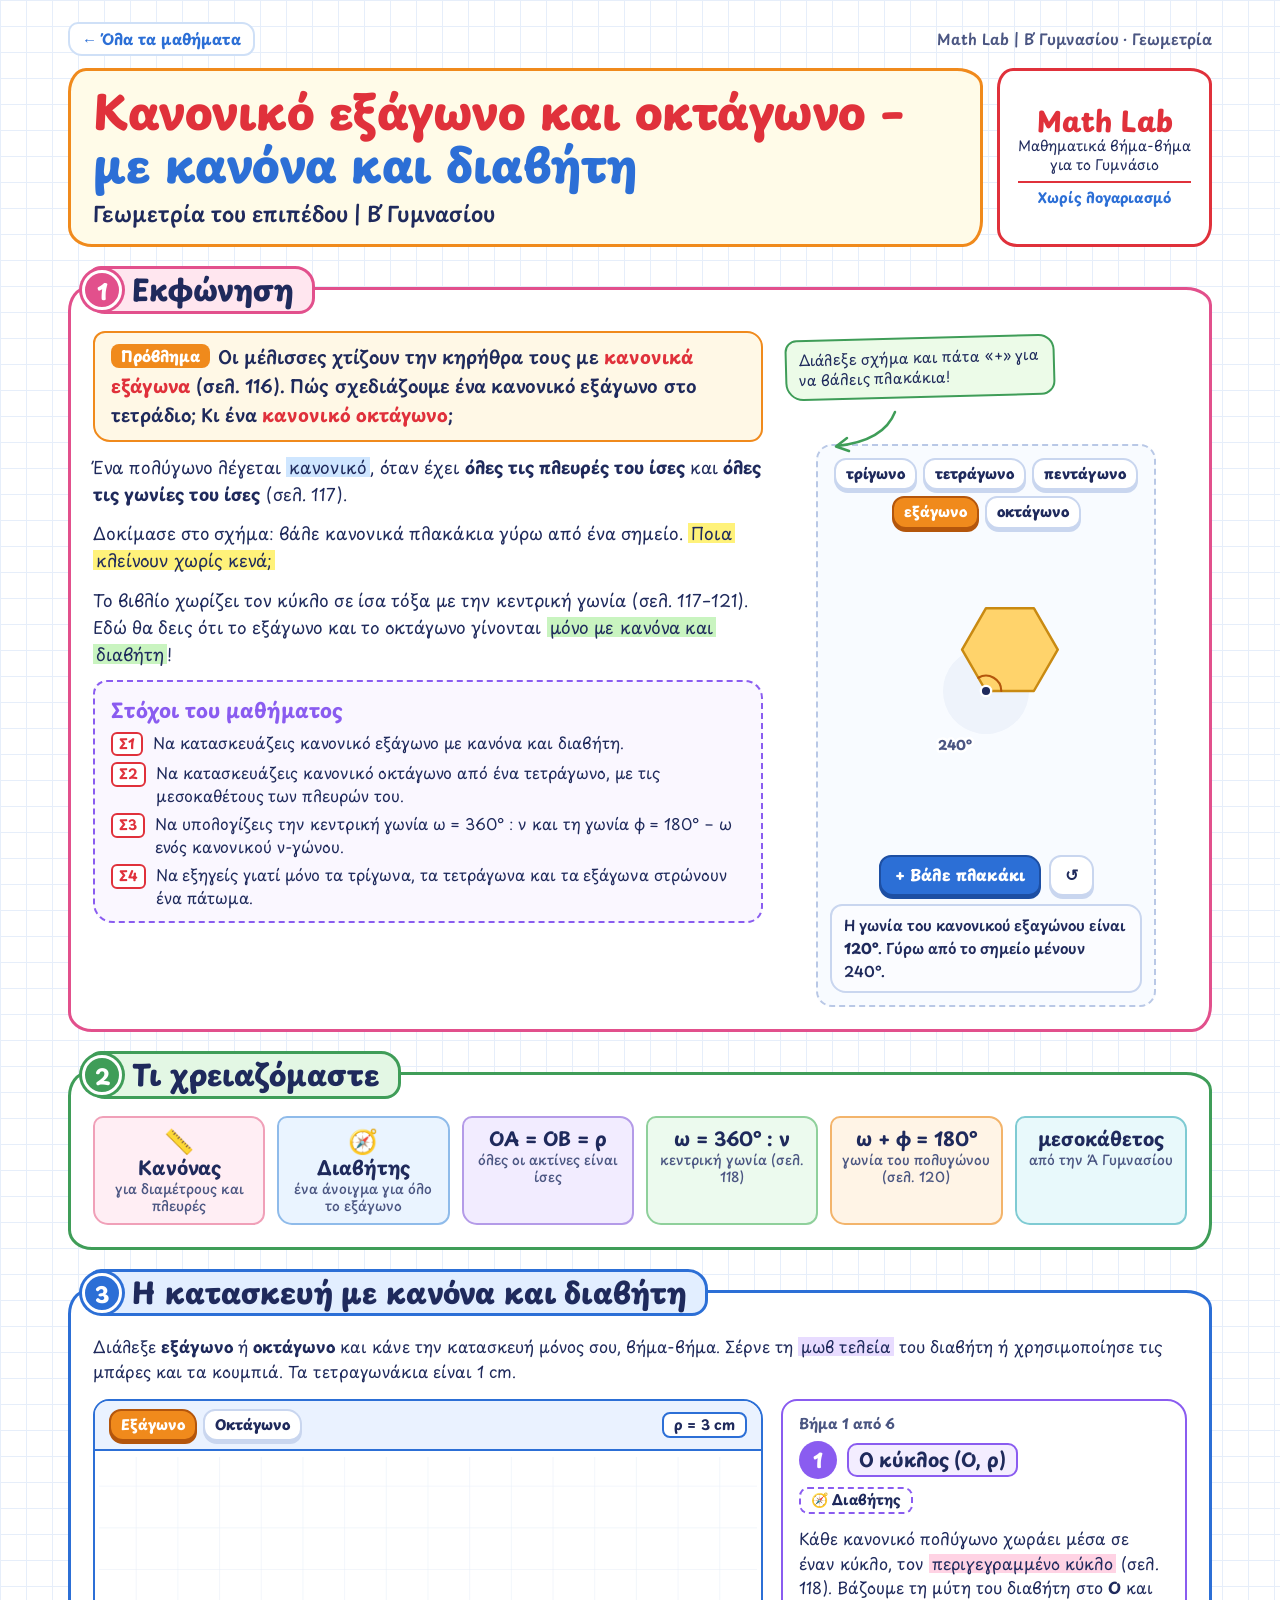
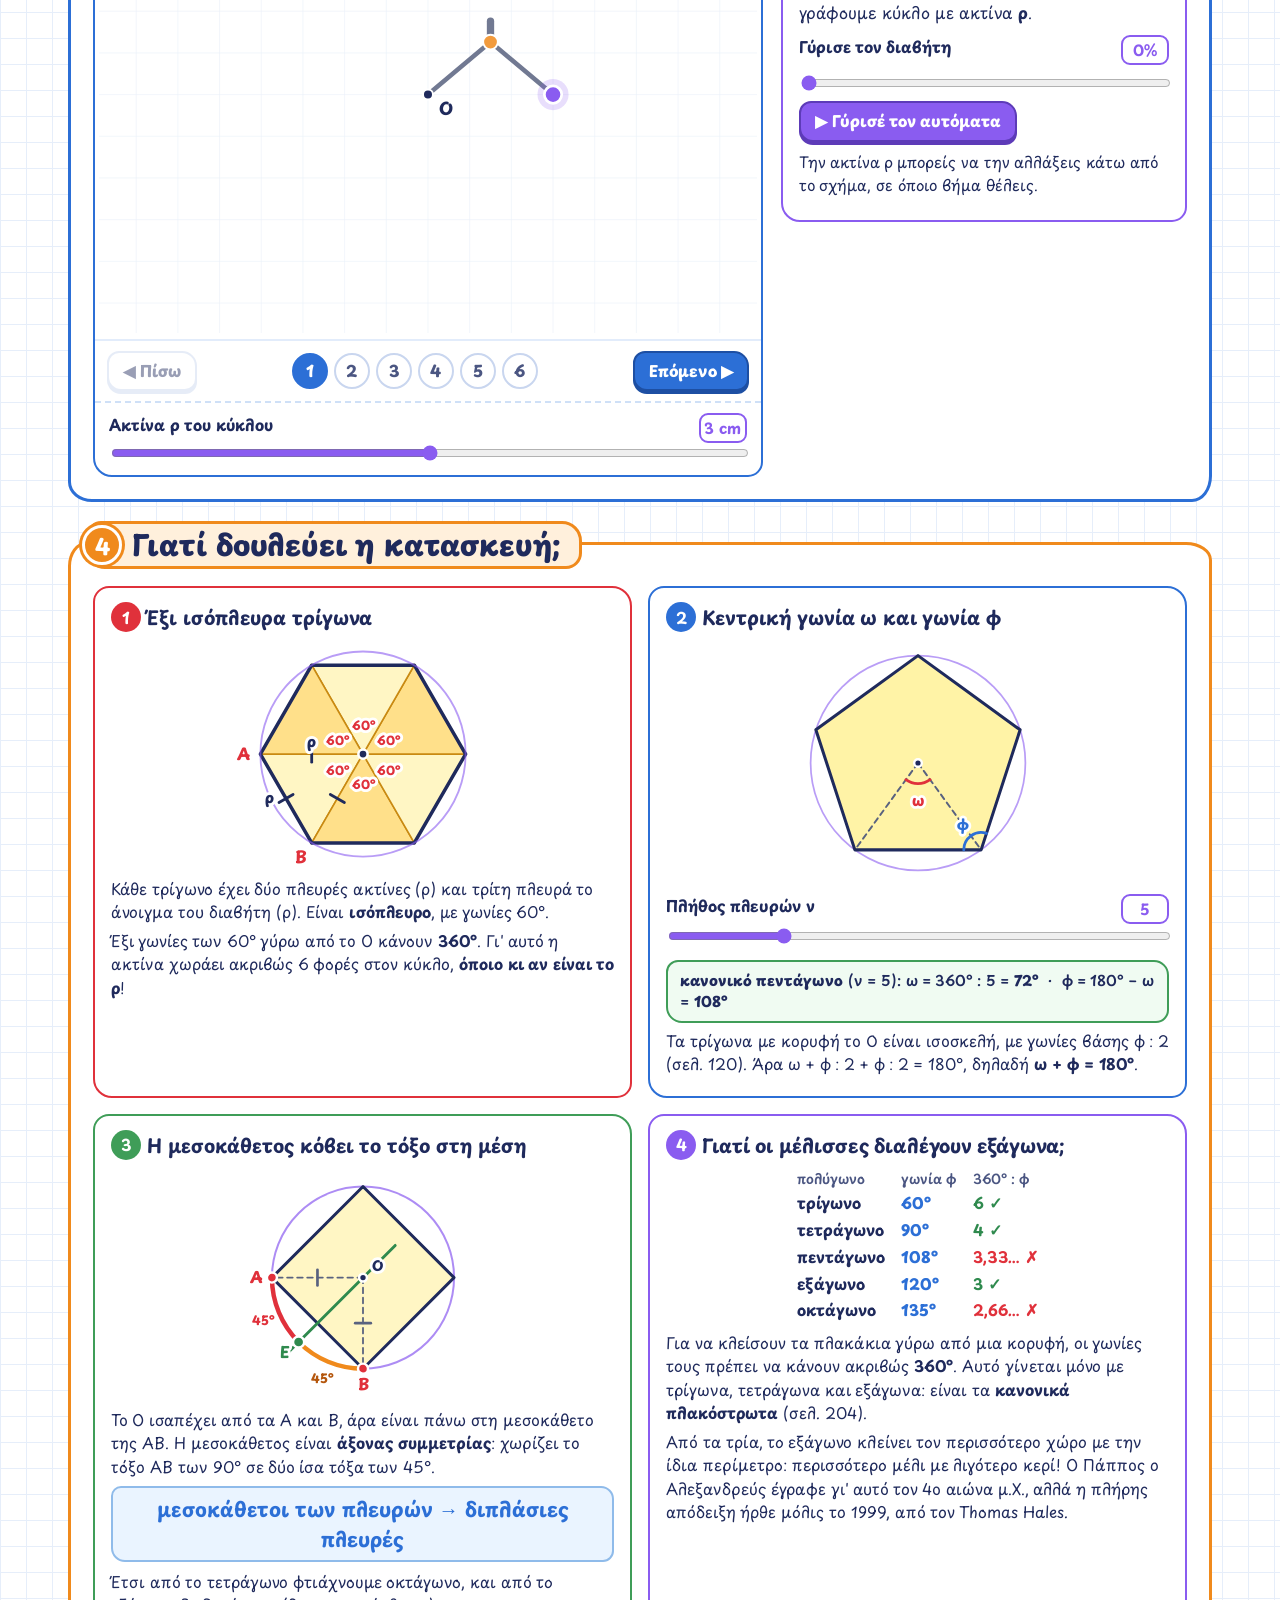
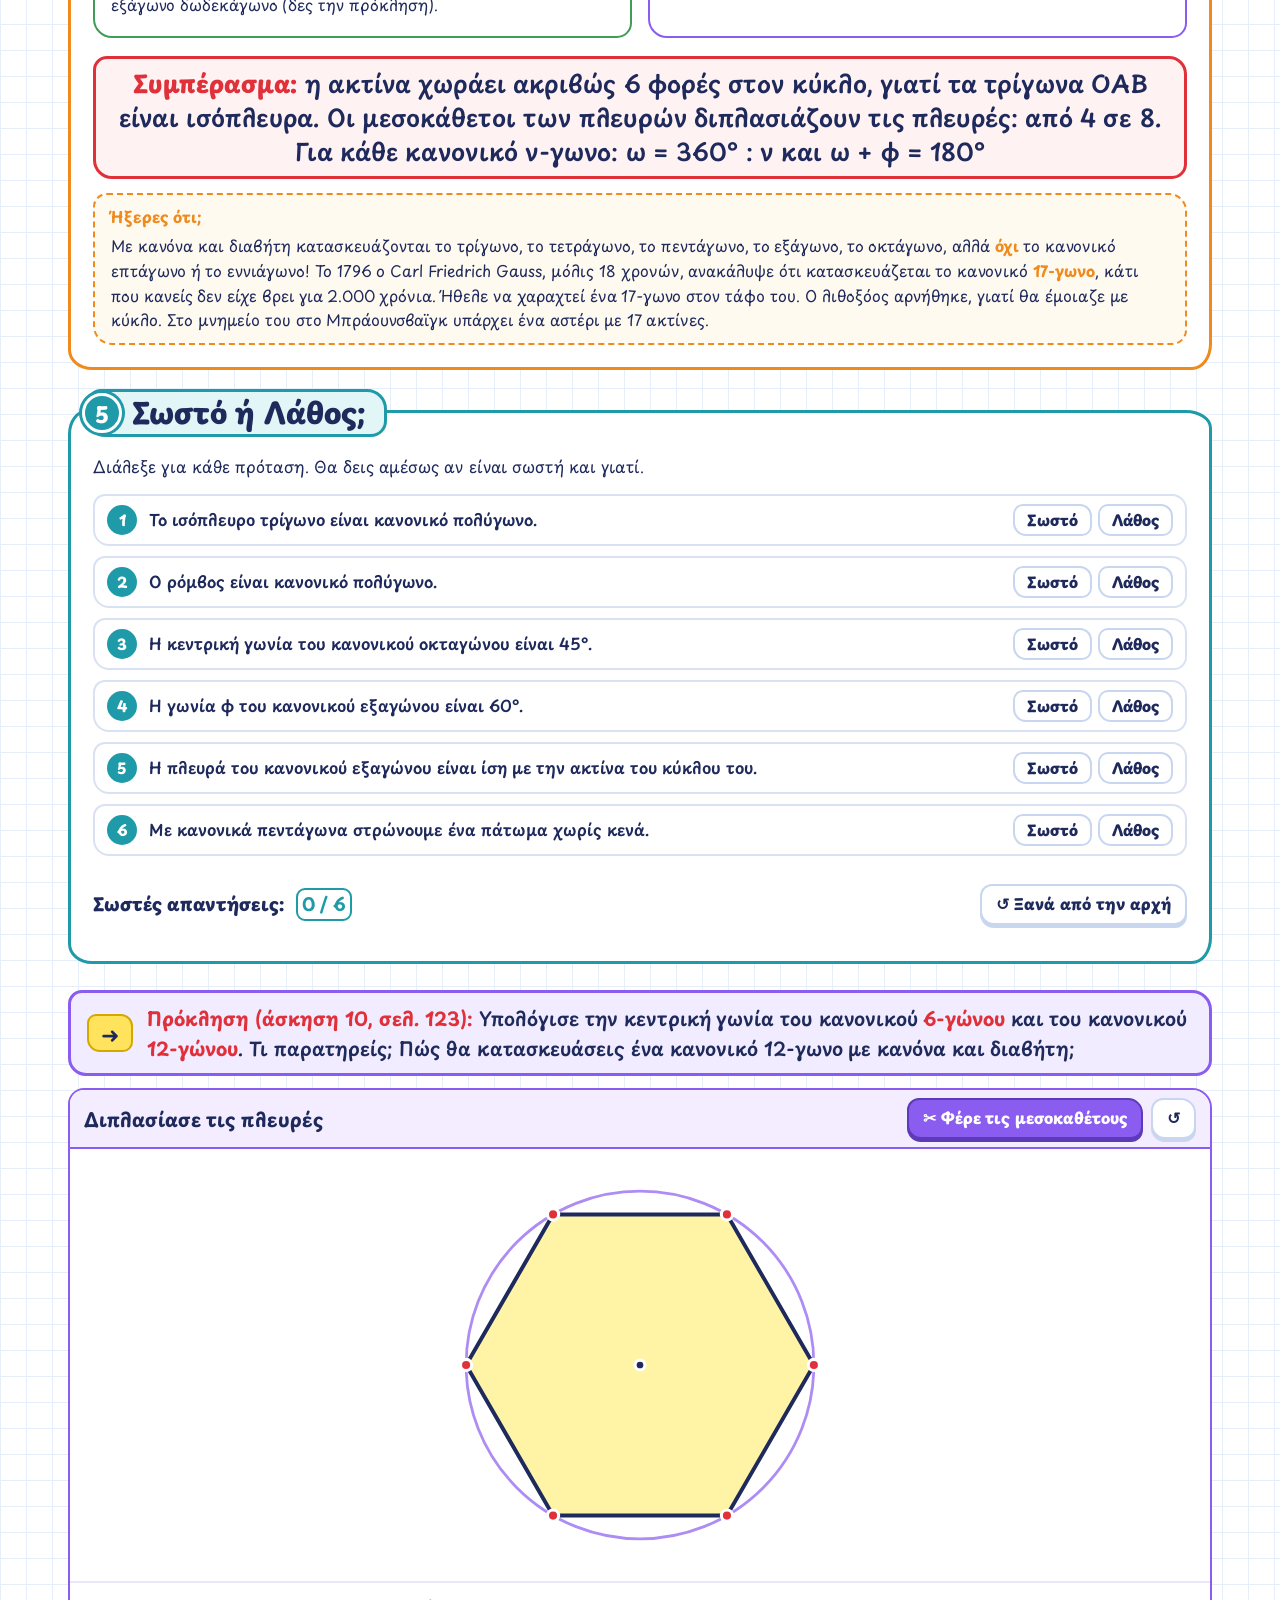
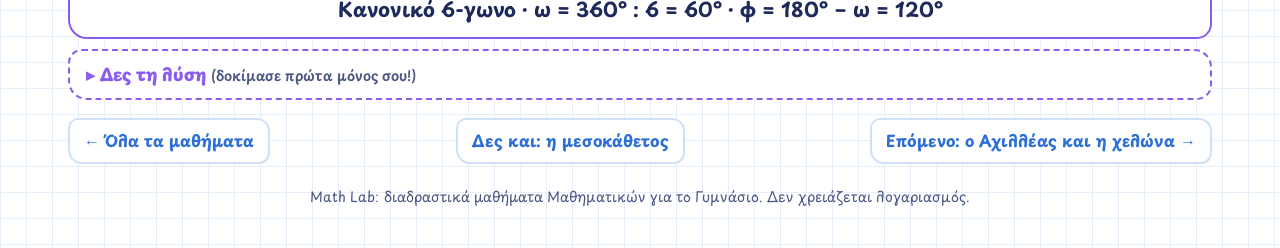
<file: regular-polygons/index.html>
<!doctype html>
<html lang="el"><head><meta charset="utf-8"/><meta name="viewport" content="width=device-width, initial-scale=1"/><title>Κανονικό εξάγωνο και οκτάγωνο · Math Lab</title>
<meta name="description" content="Διαδραστικό μάθημα για τη Β΄ Γυμνασίου: κατασκευή κανονικού εξαγώνου και κανονικού οκταγώνου με κανόνα και διαβήτη, κεντρική γωνία ω = 360° : ν και γωνία φ = 180° − ω.">
<link rel="preconnect" href="https://fonts.googleapis.com"><link rel="preconnect" href="https://fonts.gstatic.com" crossorigin>
<link href="https://fonts.googleapis.com/css2?family=Playpen+Sans:wght@400..800&display=swap" rel="stylesheet">
<link rel="stylesheet" href="../assets/style.css">
<style>
.plain{background-image:none!important}
.pink{color:var(--pink)}.orange{color:#b4560c}
.btnrow{display:flex;flex-wrap:wrap;gap:8px;margin:8px 0}
.modes{display:flex;flex-wrap:wrap;gap:6px}
.modes .btn,.shapes .btn{padding:3px 10px;font-size:14px}
.modes .btn[aria-pressed="true"],.shapes .btn[aria-pressed="true"]{background:var(--orange);border-color:#b4560c;color:#fff;box-shadow:0 3px 0 #b4560c}
.shapes{display:flex;flex-wrap:wrap;gap:6px;justify-content:center;margin-bottom:6px}
.radius{display:grid;grid-template-columns:minmax(0,1fr);padding:10px 14px 12px;border-top:2.5px dashed #cfe0f7}
.hop-count{font-weight:800;color:var(--purple)}
.table.poly{grid-template-columns:auto auto auto}
</style>
</head>
<body><main class="sheet">
<nav class="lab-nav" aria-label="Math Lab"><a href="../">← Όλα τα μαθήματα</a><span>Math Lab | Β΄ Γυμνασίου · Γεωμετρία</span></nav>

<header class="sheet-head">
  <div class="title-card">
    <h1><span class="t1">Κανονικό εξάγωνο και οκτάγωνο –</span> <span class="t2">με κανόνα και διαβήτη</span></h1>
    <p>Γεωμετρία του επιπέδου | Β΄ Γυμνασίου</p>
  </div>
  <aside class="brand-card" aria-label="Math Lab">
    <strong>Math Lab</strong>
    <span>Μαθηματικά βήμα-βήμα<br>για το Γυμνάσιο</span>
    <em>Χωρίς λογαριασμό</em>
  </aside>
</header>

<!-- 1. Εκφώνηση -->
<section class="block b-pink" aria-labelledby="s1">
  <div class="tab"><span class="num">1</span><h2 id="s1">Εκφώνηση</h2></div>
  <div class="intro">
    <div>
      <p class="task"><span class="lbl">Πρόβλημα</span>Οι μέλισσες χτίζουν την κηρήθρα τους με <b class="red">κανονικά εξάγωνα</b> (σελ. 116). Πώς σχεδιάζουμε ένα κανονικό εξάγωνο στο τετράδιο; Κι ένα <b class="red">κανονικό οκτάγωνο</b>;</p>
      <p>Ένα πολύγωνο λέγεται <span class="hl b">κανονικό</span>, όταν έχει <strong>όλες τις πλευρές του ίσες</strong> και <strong>όλες τις γωνίες του ίσες</strong> (σελ. 117).</p>
      <p>Δοκίμασε στο σχήμα: βάλε κανονικά πλακάκια γύρω από ένα σημείο. <span class="hl y">Ποια κλείνουν χωρίς κενά;</span></p>
      <p>Το βιβλίο χωρίζει τον κύκλο σε ίσα τόξα με την κεντρική γωνία (σελ. 117–121). Εδώ θα δεις ότι το εξάγωνο και το οκτάγωνο γίνονται <span class="hl g">μόνο με κανόνα και διαβήτη</span>!</p>
      <div class="goals">
        <h3>Στόχοι του μαθήματος</h3>
        <ol>
          <li><b>Σ1</b><span>Να κατασκευάζεις κανονικό εξάγωνο με κανόνα και διαβήτη.</span></li>
          <li><b>Σ2</b><span>Να κατασκευάζεις κανονικό οκτάγωνο από ένα τετράγωνο, με τις μεσοκαθέτους των πλευρών του.</span></li>
          <li><b>Σ3</b><span>Να υπολογίζεις την κεντρική γωνία ω = 360° : ν και τη γωνία φ = 180° − ω ενός κανονικού ν-γώνου.</span></li>
          <li><b>Σ4</b><span>Να εξηγείς γιατί μόνο τα τρίγωνα, τα τετράγωνα και τα εξάγωνα στρώνουν ένα πάτωμα.</span></li>
        </ol>
      </div>
    </div>
    <div class="figure">
      <p class="note">Διάλεξε σχήμα και πάτα «+» για να βάλεις πλακάκια!</p>
      <svg class="arrow" viewBox="0 0 90 46" aria-hidden="true"><path d="M70 4 C 60 30, 30 36, 12 38" fill="none" stroke="#3f9d58" stroke-width="2.5" stroke-linecap="round"/><path d="M22 30 L11 38.5 L24 43" fill="none" stroke="#3f9d58" stroke-width="2.5" stroke-linecap="round" stroke-linejoin="round"/></svg>
      <div class="fig-box">
        <div class="shapes" role="group" aria-label="Διάλεξε κανονικό πολύγωνο">
          <button class="btn ghost" type="button" data-n="3" aria-pressed="false">τρίγωνο</button><button class="btn ghost" type="button" data-n="4" aria-pressed="false">τετράγωνο</button><button class="btn ghost" type="button" data-n="5" aria-pressed="false">πεντάγωνο</button><button class="btn ghost" type="button" data-n="6" aria-pressed="true">εξάγωνο</button><button class="btn ghost" type="button" data-n="8" aria-pressed="false">οκτάγωνο</button>
        </div>
        <svg id="tiles" viewBox="-150 -150 300 300" role="img" aria-label="Κανονικά πλακάκια γύρω από ένα σημείο"></svg>
        <div class="btnrow" style="justify-content:center"><button class="btn" id="addTile" type="button">+ Βάλε πλακάκι</button><button class="btn ghost" id="tileReset" type="button">↺</button></div>
        <p class="result" id="tileMsg" aria-live="polite" style="margin:4px 0 0;font-size:14.5px"></p>
      </div>
    </div>
  </div>
</section>

<!-- 2. Τι χρειαζόμαστε -->
<section class="block b-green" aria-labelledby="s2">
  <div class="tab"><span class="num">2</span><h2 id="s2">Τι χρειαζόμαστε</h2></div>
  <div class="chips">
    <div class="chip c1"><span class="ico" aria-hidden="true">📏</span>Κανόνας<small>για διαμέτρους και πλευρές</small></div>
    <div class="chip c2"><span class="ico" aria-hidden="true">🧭</span>Διαβήτης<small>ένα άνοιγμα για όλο το εξάγωνο</small></div>
    <div class="chip c3">ΟΑ = ΟΒ = ρ<small>όλες οι ακτίνες είναι ίσες</small></div>
    <div class="chip c4">ω = 360° : ν<small>κεντρική γωνία (σελ. 118)</small></div>
    <div class="chip c5">ω + φ = 180°<small>γωνία του πολυγώνου (σελ. 120)</small></div>
    <div class="chip c6">μεσοκάθετος<small>από την Α΄ Γυμνασίου</small></div>
  </div>
</section>

<!-- 3. Η κατασκευή -->
<section class="block b-blue" aria-labelledby="s3">
  <div class="tab"><span class="num">3</span><h2 id="s3">Η κατασκευή με κανόνα και διαβήτη</h2></div>
  <p class="lead">Διάλεξε <b>εξάγωνο</b> ή <b>οκτάγωνο</b> και κάνε την κατασκευή μόνος σου, βήμα-βήμα. Σέρνε τη <span class="hl v">μωβ τελεία</span> του διαβήτη ή χρησιμοποίησε τις μπάρες και τα κουμπιά. Τα τετραγωνάκια είναι 1 cm.</p>
  <div class="cx">
    <div class="stage">
      <div class="stage-head"><div class="modes" role="group" aria-label="Ποιο πολύγωνο"><button class="btn ghost" type="button" data-mode="6" aria-pressed="true">Εξάγωνο</button><button class="btn ghost" type="button" data-mode="8" aria-pressed="false">Οκτάγωνο</button></div><span class="tag" id="rTag">ρ = 3 cm</span></div>
      <div class="stage-fig plain"><svg id="stage" viewBox="-360 -260 720 520" role="img" aria-label="Η κατασκευή του κανονικού πολυγώνου"></svg></div>
      <div class="stepbar">
        <button class="btn ghost" id="prev" type="button">◀ Πίσω</button>
        <ol class="dots" aria-label="Βήματα">
          <li><button type="button" data-go="1" aria-label="Βήμα 1">1</button></li>
          <li><button type="button" data-go="2" aria-label="Βήμα 2">2</button></li>
          <li><button type="button" data-go="3" aria-label="Βήμα 3">3</button></li>
          <li><button type="button" data-go="4" aria-label="Βήμα 4">4</button></li>
          <li><button type="button" data-go="5" aria-label="Βήμα 5">5</button></li>
          <li><button type="button" data-go="6" aria-label="Βήμα 6">6</button></li>
        </ol>
        <button class="btn" id="next" type="button">Επόμενο ▶</button>
      </div>
      <div class="radius">
        <div class="range-label"><label for="rr">Ακτίνα ρ του κύκλου</label><strong id="rrText">3 cm</strong></div>
        <input id="rr" type="range" min="4" max="8" value="6">
      </div>
    </div>

    <aside class="step-card" id="card" aria-live="polite">
      <p class="step-count" id="stepCount">Βήμα 1 από 6</p>
      <div class="step-head"><span class="letter" id="stepNum">1</span><h3 id="stepTitle">Ο κύκλος (Ο, ρ)</h3></div>
      <span class="tool" id="stepTool">🧭 Διαβήτης</span>

      <!-- κοινό βήμα 1 -->
      <div class="step-text" data-mode="all" data-step="1" data-title="Ο κύκλος (Ο, ρ)" data-tool="🧭 Διαβήτης">
        <p>Κάθε κανονικό πολύγωνο χωράει μέσα σε έναν κύκλο, τον <span class="hl p">περιγεγραμμένο κύκλο</span> (σελ. 118). Βάζουμε τη μύτη του διαβήτη στο <b>Ο</b> και γράφουμε κύκλο με ακτίνα <b>ρ</b>.</p>
        <div class="compass-ctl">
          <div class="range-label"><label for="sw1">Γύρισε τον διαβήτη</label><strong id="sw1Text">0%</strong></div>
          <input id="sw1" type="range" min="0" max="100" value="0">
          <div><button class="btn violet" id="auto1" type="button">▶ Γύρισέ τον αυτόματα</button></div>
          <div class="success" id="done1">✓ Ο κύκλος είναι έτοιμος: ένα τόξο 360°.</div>
        </div>
        <p style="font-size:15px">Την ακτίνα ρ μπορείς να την αλλάξεις κάτω από το σχήμα, σε όποιο βήμα θέλεις.</p>
      </div>

      <!-- Εξάγωνο -->
      <div class="step-text" data-mode="6" data-step="2" data-title="Το πρώτο τόξο" data-tool="🧭 Διαβήτης" hidden>
        <p>Παίρνουμε ένα σημείο <b class="red">Α</b> πάνω στον κύκλο. <strong>Χωρίς να αλλάξουμε το άνοιγμα</strong> του διαβήτη, βάζουμε τη μύτη στο Α και γράφουμε ένα τόξο που κόβει τον κύκλο στο <b class="red">Β</b>.</p>
        <div class="compass-ctl">
          <div class="range-label"><label for="sw2">Γύρισε τον διαβήτη</label><strong id="sw2Text">0%</strong></div>
          <input id="sw2" type="range" min="0" max="100" value="0">
          <div><button class="btn violet" id="auto2" type="button">▶ Γύρισέ τον αυτόματα</button></div>
          <div class="success" id="done2">✓ Το Β απέχει από το Α όσο το άνοιγμα: <b>ΑΒ = ρ</b>.</div>
        </div>
      </div>
      <div class="step-text" data-mode="6" data-step="3" data-title="Ο διαβήτης «περπατά»" data-tool="🧭 Διαβήτης" hidden>
        <p>Με <strong>το ίδιο άνοιγμα</strong>: μύτη στο Β, τόξο, και βρίσκουμε το Γ. Μύτη στο Γ, και βρίσκουμε το Δ. Συνεχίζουμε γύρω-γύρω.</p>
        <p class="hop-count" id="hopText">Τόξα: 1 από 6</p>
        <div class="btnrow"><button class="btn violet" id="hop" type="button">▶ Επόμενο τόξο</button><button class="btn ghost" id="hopAll" type="button">⏩ Όλα τα τόξα</button></div>
        <div class="success" id="done3">🎯 Το 6ο τόξο έπεσε <b>ακριβώς</b> πάνω στο Α! Η ακτίνα «χωράει» ακριβώς 6 φορές στον κύκλο.</div>
      </div>
      <div class="step-text" data-mode="6" data-step="4" data-title="Το κανονικό εξάγωνο" data-tool="📏 Κανόνας" hidden>
        <p>Ενώνουμε με τον κανόνα τις διαδοχικές κορυφές <b>Α, Β, Γ, Δ, Ε, Ζ</b>.</p>
        <p>Τα 6 τόξα είναι ίσα, άρα και οι χορδές τους είναι ίσες (σελ. 118): όλες οι πλευρές είναι ίσες με <b>ρ</b>. Έχει και όλες τις γωνίες ίσες, άρα είναι <span class="hl y">κανονικό εξάγωνο</span>!</p>
      </div>
      <div class="step-text" data-mode="6" data-step="5" data-title="Γιατί ακριβώς 6 φορές;" data-tool="✏️ Μολύβι" hidden>
        <p>Ενώνουμε το Ο με τις κορυφές. Στο τρίγωνο ΟΑΒ: <b>ΟΑ = ΟΒ = ρ</b> (ακτίνες) και <b>ΑΒ = ρ</b> (το άνοιγμα του διαβήτη). Είναι <strong>ισόπλευρο</strong>, άρα όλες οι γωνίες του είναι 60° (σελ. 119).</p>
        <div class="fbox">ω = 60° και 6 × 60° = 360°</div>
        <p>Η γωνία του εξαγώνου αποτελείται από δύο γωνίες 60°: <b>φ = 120°</b>.</p>
      </div>
      <div class="step-text" data-mode="6" data-step="6" data-title="Μπόνους: ισόπλευρο τρίγωνο" data-tool="📏 Κανόνας" hidden>
        <p>Ενώνουμε <strong>κάθε δεύτερη</strong> κορυφή: <b class="orange">Α, Γ, Ε</b>. Παίρνουμε ένα <span class="hl o">ισόπλευρο τρίγωνο</span> εγγεγραμμένο στον κύκλο, με κεντρική γωνία ω = 120° (σελ. 118).</p>
        <div class="btnrow"><button class="btn ghost" id="star" type="button">✶ Ένωσε και τα Β, Δ, Ζ</button></div>
        <p class="result miss" id="starMsg" hidden>Δύο ισόπλευρα τρίγωνα μαζί κάνουν ένα <b>εξάκτινο αστέρι</b>!</p>
      </div>

      <!-- Οκτάγωνο -->
      <div class="step-text" data-mode="8" data-step="2" data-title="Μια διάμετρος ΑΓ" data-tool="📏 Κανόνας" hidden>
        <p>Με τον κανόνα φέρνουμε μια <span class="hl b">διάμετρο</span> <b>ΑΓ</b>, δηλαδή μια χορδή που περνά από το κέντρο Ο.</p>
        <p>Για το τετράγωνο χρειαζόμαστε και μια δεύτερη διάμετρο, <strong>κάθετη</strong> στην ΑΓ. Πώς θα τη βρούμε χωρίς γνώμονα;</p>
      </div>
      <div class="step-text" data-mode="8" data-step="3" data-title="Η μεσοκάθετος της ΑΓ" data-tool="🧭 Διαβήτης" hidden>
        <p>Όπως στη <a href="../perpendicular-bisector/">μεσοκάθετο</a>: γράφουμε δύο τόξα με κέντρα <b>Α</b> και <b>Γ</b> και το ίδιο άνοιγμα, μεγαλύτερο από ΑΓ : 2.</p>
        <p>Η ευθεία από τα σημεία τομής τους είναι κάθετη στην ΑΓ, περνά από το <b>Ο</b> και κόβει τον κύκλο στα <b class="red">Β</b> και <b class="red">Δ</b>.</p>
        <div class="btnrow"><button class="btn ghost" id="replay3" type="button">↺ Δείξε το ξανά</button></div>
      </div>
      <div class="step-text" data-mode="8" data-step="4" data-title="Το τετράγωνο ΑΒΓΔ" data-tool="📏 Κανόνας" hidden>
        <p>Δύο κάθετες διάμετροι χωρίζουν τον κύκλο σε <strong>4 ίσα τόξα</strong> των 90°. Ενώνουμε τα Α, Β, Γ, Δ: ένα κανονικό τετράπλευρο, δηλαδή <span class="hl y">τετράγωνο</span> (σελ. 119).</p>
        <div class="fbox">ω = 360° : 4 = 90°</div>
      </div>
      <div class="step-text" data-mode="8" data-step="5" data-title="Οι μεσοκάθετοι των πλευρών" data-tool="🧭 Διαβήτης" hidden>
        <p>Φέρνουμε τη μεσοκάθετο της πλευράς <b>ΑΒ</b>. Περνά από το <b>Ο</b>, γιατί το Ο ισαπέχει από τα Α και Β (ΟΑ = ΟΒ = ρ)! Κόβει το τόξο ΑΒ στη μέση, στο <b class="red">Ε</b>.</p>
        <p>Το ίδιο κάνουμε με την πλευρά <b>ΒΓ</b>. Βρίσκουμε τα <b class="red">Ζ, Η, Θ</b>.</p>
        <p class="ask">Οι μεσοκάθετοι των απέναντι πλευρών είναι η ίδια ευθεία, άρα αρκούν δύο!</p>
        <div class="btnrow"><button class="btn ghost" id="replay5" type="button">↺ Δείξε το ξανά</button></div>
      </div>
      <div class="step-text" data-mode="8" data-step="6" data-title="Το κανονικό οκτάγωνο" data-tool="📏 Κανόνας" hidden>
        <p>Ενώνουμε τα 8 σημεία με τη σειρά: <b>Α, Ε, Β, Ζ, Γ, Η, Δ, Θ</b>. Ο κύκλος χωρίστηκε σε 8 ίσα τόξα των 45°: είναι <span class="hl y">κανονικό οκτάγωνο</span> (σελ. 121).</p>
        <div class="fbox">ω = 360° : 8 = 45° &nbsp;·&nbsp; φ = 180° − 45° = 135°</div>
      </div>
    </aside>
  </div>
</section>

<!-- 4. Γιατί δουλεύει -->
<section class="block b-orange" aria-labelledby="s4">
  <div class="tab"><span class="num">4</span><h2 id="s4">Γιατί δουλεύει η κατασκευή;</h2></div>
  <div class="math-grid">
    <article class="math-item m1"><h3><span class="q">1</span>Έξι ισόπλευρα τρίγωνα</h3>
      <svg class="fig" id="hexFig" viewBox="-120 -110 240 220" role="img" aria-label="Κανονικό εξάγωνο χωρισμένο σε 6 ισόπλευρα τρίγωνα με κοινή κορυφή το κέντρο Ο" style="max-width:260px"></svg>
      <p>Κάθε τρίγωνο έχει δύο πλευρές ακτίνες (ρ) και τρίτη πλευρά το άνοιγμα του διαβήτη (ρ). Είναι <strong>ισόπλευρο</strong>, με γωνίες 60°.</p>
      <p>Έξι γωνίες των 60° γύρω από το Ο κάνουν <b>360°</b>. Γι' αυτό η ακτίνα χωράει ακριβώς 6 φορές στον κύκλο, <strong>όποιο κι αν είναι το ρ</strong>!</p>
    </article>
    <article class="math-item m2"><h3><span class="q">2</span>Κεντρική γωνία ω και γωνία φ</h3>
      <svg class="fig" id="angFig" viewBox="-115 -115 230 230" role="img" aria-label="Κανονικό πολύγωνο εγγεγραμμένο σε κύκλο, με την κεντρική γωνία ω και τη γωνία φ" style="max-width:250px"></svg>
      <div class="range-label" style="margin-top:4px"><label for="nn">Πλήθος πλευρών ν</label><strong id="nnText">5</strong></div>
      <input id="nn" type="range" min="3" max="12" value="5">
      <p class="result" id="angMsg" aria-live="polite" style="margin:8px 0 4px;font-size:14.5px"></p>
      <p>Τα τρίγωνα με κορυφή το Ο είναι ισοσκελή, με γωνίες βάσης φ : 2 (σελ. 120). Άρα ω + φ : 2 + φ : 2 = 180°, δηλαδή <b>ω + φ = 180°</b>.</p>
    </article>
    <article class="math-item m3"><h3><span class="q">3</span>Η μεσοκάθετος κόβει το τόξο στη μέση</h3>
      <svg class="fig" id="bisFig" viewBox="-110 -110 220 220" role="img" aria-label="Τετράγωνο σε κύκλο. Η μεσοκάθετος της πλευράς ΑΒ περνά από το Ο και χωρίζει το τόξο ΑΒ σε δύο τόξα των 45 μοιρών." style="max-width:250px"></svg>
      <p>Το Ο ισαπέχει από τα Α και Β, άρα είναι πάνω στη μεσοκάθετο της ΑΒ. Η μεσοκάθετος είναι <strong>άξονας συμμετρίας</strong>: χωρίζει το τόξο ΑΒ των 90° σε δύο ίσα τόξα των 45°.</p>
      <div class="fbox blue">μεσοκάθετοι των πλευρών → διπλάσιες πλευρές</div>
      <p>Έτσι από το τετράγωνο φτιάχνουμε οκτάγωνο, και από το εξάγωνο δωδεκάγωνο (δες την πρόκληση).</p>
    </article>
    <article class="math-item m4"><h3><span class="q">4</span>Γιατί οι μέλισσες διαλέγουν εξάγωνα;</h3>
      <div class="table poly">
        <span class="th">πολύγωνο</span><span class="th">γωνία φ</span><span class="th">360° : φ</span>
        <span>τρίγωνο</span><span>60°</span><span class="lt">6 ✓</span>
        <span>τετράγωνο</span><span>90°</span><span class="lt">4 ✓</span>
        <span>πεντάγωνο</span><span>108°</span><span class="gt">3,33… ✗</span>
        <span>εξάγωνο</span><span>120°</span><span class="lt">3 ✓</span>
        <span>οκτάγωνο</span><span>135°</span><span class="gt">2,66… ✗</span>
      </div>
      <p>Για να κλείσουν τα πλακάκια γύρω από μια κορυφή, οι γωνίες τους πρέπει να κάνουν ακριβώς <b>360°</b>. Αυτό γίνεται μόνο με τρίγωνα, τετράγωνα και εξάγωνα: είναι τα <strong>κανονικά πλακόστρωτα</strong> (σελ. 204).</p>
      <p>Από τα τρία, το εξάγωνο κλείνει τον περισσότερο χώρο με την ίδια περίμετρο: περισσότερο μέλι με λιγότερο κερί! Ο Πάππος ο Αλεξανδρεύς έγραφε γι' αυτό τον 4ο αιώνα μ.Χ., αλλά η πλήρης απόδειξη ήρθε μόλις το 1999, από τον Thomas Hales.</p>
    </article>
  </div>
  <div class="answer">Συμπέρασμα: <span>η ακτίνα χωράει ακριβώς 6 φορές στον κύκλο, γιατί τα τρίγωνα ΟΑΒ είναι ισόπλευρα. Οι μεσοκάθετοι των πλευρών διπλασιάζουν τις πλευρές: από 4 σε 8. Για κάθε κανονικό ν-γωνο: ω = 360° : ν και ω + φ = 180°</span></div>
  <div class="did-you-know"><strong>Ήξερες ότι;</strong><p>Με κανόνα και διαβήτη κατασκευάζονται το τρίγωνο, το τετράγωνο, το πεντάγωνο, το εξάγωνο, το οκτάγωνο, αλλά <strong>όχι</strong> το κανονικό επτάγωνο ή το εννιάγωνο! Το 1796 ο Carl Friedrich Gauss, μόλις 18 χρονών, ανακάλυψε ότι κατασκευάζεται το κανονικό <strong>17-γωνο</strong>, κάτι που κανείς δεν είχε βρει για 2.000 χρόνια. Ήθελε να χαραχτεί ένα 17-γωνο στον τάφο του. Ο λιθοξόος αρνήθηκε, γιατί θα έμοιαζε με κύκλο. Στο μνημείο του στο Μπράουνσβαϊγκ υπάρχει ένα αστέρι με 17 ακτίνες.</p></div>
</section>

<!-- 5. Σωστό ή Λάθος -->
<section class="block b-teal" aria-labelledby="s5">
  <div class="tab"><span class="num">5</span><h2 id="s5">Σωστό ή Λάθος;</h2></div>
  <p class="lead">Διάλεξε για κάθε πρόταση. Θα δεις αμέσως αν είναι σωστή και γιατί.</p>
  <ol class="quiz">
    <li class="q-item" data-answer="Σ"><span class="n">1</span><span class="stmt">Το ισόπλευρο τρίγωνο είναι κανονικό πολύγωνο.</span><span class="opts"><button type="button" data-v="Σ">Σωστό</button><button type="button" data-v="Λ">Λάθος</button></span><p class="fb"><b></b> Έχει όλες τις πλευρές ίσες και όλες τις γωνίες ίσες (60°).</p></li>
    <li class="q-item" data-answer="Λ"><span class="n">2</span><span class="stmt">Ο ρόμβος είναι κανονικό πολύγωνο.</span><span class="opts"><button type="button" data-v="Σ">Σωστό</button><button type="button" data-v="Λ">Λάθος</button></span><p class="fb"><b></b> Έχει ίσες πλευρές, αλλά όχι πάντα ίσες γωνίες. Κανονικός ρόμβος είναι μόνο το τετράγωνο.</p></li>
    <li class="q-item" data-answer="Σ"><span class="n">3</span><span class="stmt">Η κεντρική γωνία του κανονικού οκταγώνου είναι 45°.</span><span class="opts"><button type="button" data-v="Σ">Σωστό</button><button type="button" data-v="Λ">Λάθος</button></span><p class="fb"><b></b> ω = 360° : 8 = 45°.</p></li>
    <li class="q-item" data-answer="Λ"><span class="n">4</span><span class="stmt">Η γωνία φ του κανονικού εξαγώνου είναι 60°.</span><span class="opts"><button type="button" data-v="Σ">Σωστό</button><button type="button" data-v="Λ">Λάθος</button></span><p class="fb"><b></b> 60° είναι η κεντρική γωνία ω. Η γωνία του εξαγώνου είναι φ = 180° − 60° = 120°.</p></li>
    <li class="q-item" data-answer="Σ"><span class="n">5</span><span class="stmt">Η πλευρά του κανονικού εξαγώνου είναι ίση με την ακτίνα του κύκλου του.</span><span class="opts"><button type="button" data-v="Σ">Σωστό</button><button type="button" data-v="Λ">Λάθος</button></span><p class="fb"><b></b> Τα τρίγωνα ΟΑΒ είναι ισόπλευρα, άρα ΑΒ = ΟΑ = ρ.</p></li>
    <li class="q-item" data-answer="Λ"><span class="n">6</span><span class="stmt">Με κανονικά πεντάγωνα στρώνουμε ένα πάτωμα χωρίς κενά.</span><span class="opts"><button type="button" data-v="Σ">Σωστό</button><button type="button" data-v="Λ">Λάθος</button></span><p class="fb"><b></b> 3 × 108° = 324°: μένει κενό 36°, και ένα 4ο πεντάγωνο δεν χωράει.</p></li>
  </ol>
  <div class="quiz-foot"><p class="score" role="status">Σωστές απαντήσεις: <b id="score">0 / 6</b></p><button class="btn ghost" id="quizReset" type="button">↺ Ξανά από την αρχή</button></div>
</section>

<!-- Πρόκληση -->
<div class="next"><span class="go" aria-hidden="true">➜</span><p><b>Πρόκληση (άσκηση 10, σελ. 123):</b> Υπολόγισε την κεντρική γωνία του κανονικού <b>6-γώνου</b> και του κανονικού <b>12-γώνου</b>. Τι παρατηρείς; Πώς θα κατασκευάσεις ένα κανονικό 12-γωνο με κανόνα και διαβήτη;</p></div>
<div class="mini">
  <div class="mini-head"><h3>Διπλασίασε τις πλευρές</h3><div class="btnrow" style="margin:0"><button class="btn violet" id="dblBtn" type="button">✂ Φέρε τις μεσοκαθέτους</button><button class="btn ghost" id="dblReset" type="button">↺</button></div></div>
  <div class="stage-fig plain"><svg id="dbl" viewBox="-200 -150 400 300" role="img" aria-label="Ένα κανονικό πολύγωνο σε κύκλο. Οι μεσοκάθετοι των πλευρών του διπλασιάζουν τις κορυφές."></svg></div>
  <p class="readout" id="dblMsg" aria-live="polite"></p>
</div>
<details class="solution"><summary>Δες τη λύση <small>(δοκίμασε πρώτα μόνος σου!)</small></summary>
<div class="sol-body">
<p><strong>Οι κεντρικές γωνίες:</strong></p>
<div class="fbox">ω₆ = 360° : 6 = 60° &nbsp;·&nbsp; ω₁₂ = 360° : 12 = 30°</div>
<p><strong>Παρατήρηση:</strong> με διπλάσιες πλευρές, η κεντρική γωνία γίνεται η <strong>μισή</strong>. Κάθε τόξο των 60° χωρίζεται σε δύο τόξα των 30°.</p>
<p><strong>Κατασκευή:</strong> κάνε το κανονικό εξάγωνο (βήματα 1–4). Φέρε τις μεσοκαθέτους των πλευρών του: περνούν από το Ο και κόβουν κάθε τόξο στη μέση. Οι 6 παλιές και οι 6 νέες κορυφές δίνουν το 12-γωνο, με γωνία φ = 180° − 30° = 150°.</p>
<p class="final">Απάντηση: ω₁₂ = 30° = ω₆ : 2, και το 12-γωνο φτιάχνεται από το εξάγωνο με τις μεσοκαθέτους των πλευρών του</p>
<p>Αν συνεχίσεις να διπλασιάζεις, το πολύγωνο μοιάζει όλο και περισσότερο με τον κύκλο. Ο Αρχιμήδης έφτασε έτσι μέχρι το 96-γωνο, για να υπολογίσει τον αριθμό π!</p>
</div></details>

<nav class="lab-pager" aria-label="Άλλα μαθήματα"><a href="../">← Όλα τα μαθήματα</a><a href="../perpendicular-bisector/">Δες και: η μεσοκάθετος</a><a href="../zeno/">Επόμενο: ο Αχιλλέας και η χελώνα →</a></nav>
<footer>Math Lab: διαδραστικά μαθήματα Μαθηματικών για το Γυμνάσιο. Δεν χρειάζεται λογαριασμός.</footer>
</main>
<script src="../assets/lesson.js"></script>
<script>
(() => {
'use strict';
const { fmt, animate, stop, ease } = MathLab;
const $ = s => document.querySelector(s), $$ = s => [...document.querySelectorAll(s)];
const C = { ink: '#1f2a5c', muted: '#4b5682', blue: '#2c6fd6', red: '#e0313b', green: '#2f8a4e', purple: '#8a5cf0', pink: '#e2508c', orange: '#f08a1c', gray: '#59627f', grid: '#e8eef8', amber: '#b4560c', honey: '#ffd36b', honeyD: '#c98a12' };
const TAU = Math.PI * 2, DEG = Math.PI / 180, EPS = 1e-6;
const f2 = v => v.toFixed(2);
const clamp = (x, a, b) => Math.min(b, Math.max(a, x));
const dist = (p, q) => Math.hypot(p[0] - q[0], p[1] - q[1]);
const num = v => (Math.abs(v - Math.round(v)) < 1e-9 ? String(Math.round(v)) : fmt(v, 1));
const deg = v => (Math.abs(v - Math.round(v)) < 0.05 ? String(Math.round(v)) : fmt(v, 1)) + '°';
const dir = a => [Math.cos(a), Math.sin(a)];
const add = (p, q, k = 1) => [p[0] + k * q[0], p[1] + k * q[1]];
const sub = (p, q) => [p[0] - q[0], p[1] - q[1]];
const mid = (p, q) => [(p[0] + q[0]) / 2, (p[1] + q[1]) / 2];
const ang = (p, q) => Math.atan2(q[1] - p[1], q[0] - p[0]);   // γωνία της κατεύθυνσης p → q

/* «Μολύβι» για SVG: μαθηματικές συντεταγμένες (ο y προς τα πάνω), U pixel ανά μονάδα. */
function pen(U, fs, g) {
  const X = x => f2(x * U), Y = y => f2(-y * U);
  const pts = ps => ps.map(p => X(p[0]) + ',' + Y(p[1])).join(' ');
  return {
    U, fs, g, X, Y, pts,
    line: (a, b, col, w, extra = '') => `<line x1="${X(a[0])}" y1="${Y(a[1])}" x2="${X(b[0])}" y2="${Y(b[1])}" stroke="${col}" stroke-width="${f2(w * g)}" stroke-linecap="round" ${extra}/>`,
    dot: (p, col, r = 6) => `<circle cx="${X(p[0])}" cy="${Y(p[1])}" r="${f2(r * g)}" fill="${col}" stroke="#fff" stroke-width="${f2(2.2 * g)}"/>`,
    text: (p, s, o = {}) => `<text x="${f2(p[0] * U + (o.dx || 0))}" y="${f2(-p[1] * U + (o.dy || 0))}" font-size="${f2((o.size || 1) * fs)}" font-weight="${o.w || 800}" fill="${o.col || C.ink}" text-anchor="${o.anchor || 'middle'}" stroke="#fff" stroke-width="${f2(5 * g)}" stroke-linejoin="round" paint-order="stroke"${o.op != null ? ` opacity="${f2(o.op)}"` : ''}>${s}</text>`,
    grip: (p, name, r = 26) => `<circle data-grip="${name}" class="grip" cx="${X(p[0])}" cy="${Y(p[1])}" r="${f2(r * g)}" fill="transparent"/>`,
    arc: (c, r, a0, da, col, w = 3, extra = '') => {
      if (da <= 0.001) return '';
      if (da >= TAU - 0.001) return `<circle cx="${X(c[0])}" cy="${Y(c[1])}" r="${f2(r * U)}" fill="none" stroke="${col}" stroke-width="${f2(w * g)}" ${extra}/>`;
      const R = f2(r * U), p0 = add(c, dir(a0), r), p1 = add(c, dir(a0 + da), r);
      return `<path d="M${X(p0[0])} ${Y(p0[1])}A${R} ${R} 0 ${da > Math.PI ? 1 : 0} 0 ${X(p1[0])} ${Y(p1[1])}" fill="none" stroke="${col}" stroke-width="${f2(w * g)}" stroke-linecap="round" ${extra}/>`;
    },
    tick: (a, b, n, col) => {
      const m = mid(a, b), d = dist(a, b), v = [(b[0] - a[0]) / d, (b[1] - a[1]) / d], u = [-v[1], v[0]], s = 7 / U, gap = 5 / U;
      let o = '';
      for (let i = 0; i < n; i++) { const c = add(m, v, (i - (n - 1) / 2) * gap); o += `<line x1="${X(c[0] - u[0] * s)}" y1="${Y(c[1] - u[1] * s)}" x2="${X(c[0] + u[0] * s)}" y2="${Y(c[1] + u[1] * s)}" stroke="${col}" stroke-width="${f2(2.4 * g)}" stroke-linecap="round"/>`; }
      return o;
    }
  };
}
function compass(P, c, r, phi, active) {
  const d = dir(phi), n = [-d[1], d[0]], tip = add(c, d, r);
  const H = add(add(c, d, r / 2), n, 0.42 * r), Hh = add(H, n, 0.5);
  let s = `<g opacity="0.85">${P.line(c, H, C.gray, 5)}${P.line(H, tip, C.gray, 5)}${P.line(H, Hh, C.gray, 8)}<circle cx="${P.X(H[0])}" cy="${P.Y(H[1])}" r="${f2(8 * P.g)}" fill="${C.orange}" stroke="#fff" stroke-width="${f2(2 * P.g)}"/></g>`;
  if (active) s += `<circle class="halo" cx="${P.X(tip[0])}" cy="${P.Y(tip[1])}" r="${f2(17 * P.g)}" fill="${C.purple}" opacity="0.2"/>`;
  s += `<circle cx="${P.X(tip[0])}" cy="${P.Y(tip[1])}" r="${f2(9.5 * P.g)}" fill="${C.purple}" stroke="#fff" stroke-width="${f2(3 * P.g)}"/>`;
  return { s, tip };
}
// κορυφές κανονικού ν-γώνου σε κύκλο (κέντρο c, ακτίνα r), από τη γωνία a0
const ngon = (c, r, n, a0) => Array.from({ length: n }, (_, k) => add(c, dir(a0 + k * TAU / n), r));
// τόξο γωνίας στην κορυφή V ανάμεσα στις κατευθύνσεις προς p και q (το μικρό)
function angleArc(P, V, p, q, rad, col, w = 2.4) {
  let a1 = ang(V, p), a2 = ang(V, q), d = a2 - a1;
  while (d <= -Math.PI) d += TAU; while (d > Math.PI) d -= TAU;
  return d >= 0 ? P.arc(V, rad, a1, d, col, w) : P.arc(V, rad, a2, -d, col, w);
}
const bis = (V, p, q) => { const u = dir(ang(V, p)), v = dir(ang(V, q)), s = [u[0] + v[0], u[1] + v[1]], l = Math.hypot(...s) || 1; return [s[0] / l, s[1] / l]; };
const NAMES = { 3: 'τρίγωνα', 4: 'τετράγωνα', 5: 'πεντάγωνα', 6: 'εξάγωνα', 8: 'οκτάγωνα' };

/* ---------- 1. Πλακάκια γύρω από ένα σημείο ---------- */
{
  const svg = $('#tiles'), U = 46, T = { n: 6, count: 1 };
  const phiOf = n => 180 - 360 / n;
  function tile(n, start) {          // κανονικό ν-γωνο με κορυφή στο (0,0) και γωνία από το start έως start + φ
    const ext = 360 / n, p = [[0, 0]];
    let a = start;
    for (let i = 1; i < n; i++) { p.push(add(p[i - 1], dir(a * DEG), 1)); a += ext; }
    return p;
  }
  function draw() {
    const P = pen(U, 15, 1), phi = phiOf(T.n), total = T.count * phi, over = total > 360 + EPS, closed = Math.abs(total - 360) < EPS;
    let s = '';
    if (!over && !closed) {           // ό,τι μένει γύρω από το σημείο
      const left = 360 - total, a0 = total * DEG;
      s += `<path d="M0 0L${P.X(Math.cos(a0) * 0.9)} ${P.Y(Math.sin(a0) * 0.9)}A${f2(0.9 * U)} ${f2(0.9 * U)} 0 ${left > 180 ? 1 : 0} 0 ${P.X(0.9)} ${P.Y(0)}Z" fill="${(T.count + 1) * phi > 360 + EPS ? '#ffd9dc' : '#eef3fb'}"/>`;
      s += P.text(dir((total + left / 2) * DEG).map(v => v * 1.3), deg(left), { dy: 5, col: (T.count + 1) * phi > 360 + EPS ? C.red : C.muted, size: 0.85 });
    }
    for (let i = 0; i < T.count; i++) {
      const bad = i * phi + phi > 360 + EPS;
      s += `<polygon points="${P.pts(tile(T.n, i * phi))}" fill="${bad ? 'rgba(224,49,59,0.35)' : C.honey}" stroke="${bad ? C.red : C.honeyD}" stroke-width="2.4" stroke-linejoin="round"${bad ? ' stroke-dasharray="6 4"' : ''}/>`;
      if (!bad) s += P.arc([0, 0], 0.32, i * phi * DEG, phi * DEG, C.amber, 2);
    }
    s += P.dot([0, 0], C.ink, 5);
    svg.innerHTML = s;
    const nm = NAMES[T.n], m = $('#tileMsg'), sum = Array(T.count).fill(deg(phi)).join(' + ');
    $('#addTile').disabled = over || closed;
    if (closed) { m.className = 'result miss'; m.innerHTML = `✓ ${T.count} ${nm}: ${T.count} × ${deg(phi)} = <b>360°</b>. Κλείνουν ακριβώς, χωρίς κενά!` + (T.n === 6 ? ' Σαν την κηρήθρα 🐝' : ''); }
    else if (over) { m.className = 'result hit'; m.innerHTML = `✗ ${T.count} ${nm}: ${T.count} × ${deg(phi)} = ${deg(total)}, περισσότερο από 360°. Το τελευταίο πέφτει πάνω στο πρώτο!`; }
    else if ((T.count + 1) * phi > 360 + EPS) { m.className = 'result hit'; m.innerHTML = `${T.count} ${nm}: ${T.count === 1 ? deg(phi) : sum + ' = ' + deg(total)}. Μένει κενό ${deg(360 - total)}, αλλά ένα ακόμα (${deg(phi)}) δεν χωράει!`; }
    else { m.className = 'result'; m.innerHTML = `Η γωνία του κανονικού ${T.n === 3 ? 'τριγώνου' : T.n === 4 ? 'τετραγώνου' : T.n === 5 ? 'πενταγώνου' : T.n === 6 ? 'εξαγώνου' : 'οκταγώνου'} είναι <b>${deg(phi)}</b>. Γύρω από το σημείο μένουν ${deg(360 - total)}.`; }
  }
  $('#addTile').addEventListener('click', () => { T.count++; draw(); });
  $('#tileReset').addEventListener('click', () => { T.count = 1; draw(); });
  $$('.shapes .btn').forEach(b => b.addEventListener('click', () => { T.n = +b.dataset.n; T.count = 1; $$('.shapes .btn').forEach(x => x.setAttribute('aria-pressed', String(x === b))); draw(); }));
  draw();
}

/* ---------- 3. Η κατασκευή βήμα-βήμα ---------- */
const st = $('#stage'), card = $('#card'), texts = $$('.step-text'), dots = $$('.dots button');
const VW = 720, VH = 520, RMAX = 4, O = [0, 0];
const S = { mode: 6, step: 1, p: 1, r: 3, s1: 0, s2: 0, hops: 1, hopP: 0, star: false, lockU: null };
const COLORS = [['#8a5cf0', '#f3edff'], ['#e0313b', '#ffeceb'], ['#e2508c', '#ffeaf2'], ['#2c6fd6', '#eaf2ff'], ['#f08a1c', '#fff2df'], ['#3f9d58', '#e9f8ec']];
const HEX = ['Α', 'Β', 'Γ', 'Δ', 'Ε', 'Ζ'];
const hexV = k => add(O, dir((180 + 60 * k) * DEG), S.r);                         // Α αριστερά, αριστερόστροφα
const hexArc = k => ({ c: hexV(k), r: S.r, a0: (300 + 60 * k - 20) * DEG, da: 40 * DEG });   // το τόξο από την κορυφή k προς την k+1
const OCT = { 'Α': 180, 'Ε': 225, 'Β': 270, 'Ζ': 315, 'Γ': 0, 'Η': 45, 'Δ': 90, 'Θ': 135 };
const octV = name => add(O, dir(OCT[name] * DEG), S.r);
const sweeps = () => ({ s1: { c: O, r: S.r, a0: 0, da: TAU }, s2: hexArc(0) });
function geom() {
  const w = st.clientWidth || 640, VWc = w < 520 ? VH : VW, px = VWc / w, fs = Math.max(19, 14 * px), g = Math.max(1, px / 1.3);   // στο κινητό, τετράγωνο σχήμα
  const U = VH / (2 * 1.35 * RMAX + 0.6);
  return { VW: VWc, U, fs, g };
}
// ετικέτα σημείου «προς τα έξω» από το κέντρο
const outLabel = (P, p, name, col, size = 1.05) => { const a = Math.atan2(p[1], p[0]), d = 20 * P.g / P.U; return P.text(add(p, dir(a), d + 0.06), name, { dy: 7 * P.g, col, size }); };
// οι δύο μεσοκάθετοι του οκταγώνου: τόξα με κέντρα τα άκρα της πλευράς γύρω από το εξωτερικό σημείο τομής, και η ευθεία από το Ο
function bisectorParts(P, A, B, R, t, col) {
  const M = mid(A, B), half = dist(A, B) / 2, h = Math.sqrt(R * R - half * half), u = dir(ang(M, O)), Pout = add(M, u, -h);
  const fa = clamp(t / 0.6, 0, 1), fl = clamp((t - 0.6) / 0.4, 0, 1), SP = 16 * DEG;
  let s = '';
  for (const c of [A, B]) { const a = ang(c, Pout); s += P.arc(c, R, a - SP, 2 * SP * fa, col, 2.6); }
  if (fa >= 1) s += P.dot(Pout, C.gray, 3.5);
  if (fl > 0) { const v = dir(ang(Pout, O)), L = dist(Pout, O) + 1.3 * S.r; s += P.line(Pout, add(Pout, v, L * fl), C.green, 2.6); }
  return s;
}
function draw() {
  const G = geom(), P = pen(G.U, G.fs, G.g), g = G.g, r = S.r, s = S.step, e = ease(S.p), k = n => s > n ? 1 : s === n ? e : 0;
  st.setAttribute('viewBox', [-G.VW / 2, -VH / 2, G.VW, VH].join(' '));
  let o = '';
  // πλέγμα εκατοστών
  const gx = Math.ceil(G.VW / 2 / G.U), gy = Math.ceil(VH / 2 / G.U);
  for (let x = -gx; x <= gx; x++) o += P.line([x, -gy], [x, gy], C.grid, 0.6 / g);
  for (let y = -gy; y <= gy; y++) o += P.line([-gx, y], [gx, y], C.grid, 0.6 / g);
  // ο κύκλος
  const f1 = s >= 2 ? 1 : S.s1;
  o += P.arc(O, r, 0, TAU * f1, C.purple, 3);
  let grip = '', comp = null;
  if (s === 1) comp = { c: O, r, phi: TAU * S.s1, key: 's1', active: S.s1 < 1 };

  if (S.mode === 6) {
    // τα τόξα του διαβήτη
    const faint = s >= 4 ? ' opacity="0.45"' : '';
    if (s === 2) { const w = hexArc(0); o += P.arc(w.c, w.r, w.a0, w.da * S.s2, C.pink, 3); comp = { c: w.c, r, phi: w.a0 + w.da * S.s2, key: 's2', active: S.s2 < 1 }; }
    if (s >= 3) {
      const done = s >= 4 ? 6 : S.hops;
      for (let i = 0; i < done; i++) { const w = hexArc(i); o += P.arc(w.c, w.r, w.a0, w.da, C.pink, 3, faint); }
      if (s === 3 && S.hops < 6) { const w = hexArc(S.hops); o += P.arc(w.c, w.r, w.a0, w.da * S.hopP, C.pink, 3); comp = { c: w.c, r, phi: w.a0 + w.da * S.hopP, key: null, active: false }; }
    }
    // το εξάγωνο
    const V = [0, 1, 2, 3, 4, 5].map(hexV);
    if (s >= 5) o += `<polygon points="${P.pts(V)}" fill="#fff3a6" opacity="${f2(0.9 * Math.max(k(5), s >= 6 ? 1 : 0))}"/>`;
    if (s >= 5) {                     // ισόπλευρα τρίγωνα
      const t = k(5);
      for (let i = 0; i < 6; i++) o += `<polygon points="${P.pts([O, V[i], V[(i + 1) % 6]])}" fill="${i % 2 ? '#ffe08a' : '#fff6c4'}" opacity="${f2(t * (s >= 6 ? 0.5 : 1))}"/>`;
      for (let i = 0; i < 6; i++) o += P.line(O, add(O, sub(V[i], O), t), C.gray, 2, `stroke-dasharray="${f2(6 * g)} ${f2(4 * g)}"`);
    }
    if (s >= 4) { const t = k(4); for (let i = 0; i < 6; i++) { const f = clamp(6 * t - i, 0, 1); if (f > 0) o += P.line(V[i], add(V[i], sub(V[(i + 1) % 6], V[i]), f), C.ink, 4); } }
    if (s === 5 && e > 0.6) {
      o += angleArc(P, O, V[0], V[1], 0.55, C.red, 2.6) + P.text(add(O, bis(O, V[0], V[1]), 1.05), '60°', { dy: 7 * g, col: C.red, size: 0.9 });
      o += angleArc(P, V[1], V[0], V[2], 0.5, C.blue, 2.6) + P.text(add(V[1], bis(V[1], V[0], V[2]), 1.1), '120°', { dy: 7 * g, col: C.blue, size: 0.9 });
      o += P.tick(O, V[0], 1, C.gray) + P.tick(O, V[1], 1, C.gray) + P.tick(V[0], V[1], 1, C.ink);
    }
    if (s >= 6) {
      const t = k(6), tri = [V[0], V[2], V[4]], tri2 = [V[1], V[3], V[5]];
      for (let i = 0; i < 3; i++) { const f = clamp(3 * t - i, 0, 1); if (f > 0) o += P.line(tri[i], add(tri[i], sub(tri[(i + 1) % 3], tri[i]), f), C.orange, 4); }
      if (S.star) for (let i = 0; i < 3; i++) o += P.line(tri2[i], tri2[(i + 1) % 3], C.green, 4);
    }
    // κορυφές
    const shown = s === 2 ? (S.s2 >= 0.5 ? 2 : 1) : s === 3 ? Math.min(6, S.hops + (S.hopP >= 0.5 ? 1 : 0) + 1) : s >= 4 ? 6 : 0;
    for (let i = 0; i < Math.min(shown, 6); i++) o += P.dot(V[i], C.red, 6.5) + outLabel(P, V[i], HEX[i], C.red);
    if (s === 3 && S.hops >= 6) o += `<circle class="halo" cx="${P.X(V[0][0])}" cy="${P.Y(V[0][1])}" r="${f2(17 * g)}" fill="${C.green}" opacity="0.25"/>`;
  } else {
    const A = octV('Α'), B = octV('Β'), Gm = octV('Γ'), D = octV('Δ');
    // διάμετρος ΑΓ
    if (s >= 2) o += P.line(A, add(A, sub(Gm, A), k(2)), C.ink, s >= 4 ? 2 : 3.2);
    // μεσοκάθετος της ΑΓ
    if (s >= 3) {
      const t = k(3), R = 1.65 * r, h = Math.sqrt(R * R - r * r), fa = clamp(t / 0.6, 0, 1), fl = clamp((t - 0.6) / 0.4, 0, 1), SP = 16 * DEG, th = Math.atan2(h, r);
      const op = s > 3 ? ' opacity="0.45"' : '';
      for (const [c, a] of [[A, th], [A, -th], [Gm, Math.PI - th], [Gm, Math.PI + th]]) o += P.arc(c, R, a - SP, 2 * SP * fa, C.pink, 2.6, op);
      if (fa >= 1 && s === 3) o += P.dot([0, h], C.gray, 3.5) + P.dot([0, -h], C.gray, 3.5);
      if (fl > 0) o += P.line([0, h + 0.3], [0, h + 0.3 - (2 * h + 0.6) * fl], C.green, s > 3 ? 2 : 2.8);
    }
    // μεσοκάθετοι των ΑΒ και ΒΓ
    if (s >= 5) {
      const t = k(5), R2 = 0.9 * r;
      const op = s > 5 ? ' opacity="0.45"' : '';
      o += `<g${op}>` + bisectorParts(P, A, B, R2, clamp(t * 2, 0, 1), C.blue) + (t > 0.5 ? bisectorParts(P, B, Gm, R2, clamp(t * 2 - 1, 0, 1), C.blue) : '') + '</g>';
    }
    // τετράγωνο
    const sq = [A, B, Gm, D];
    if (s === 4) {
      const t = k(4);
      o += `<polygon points="${P.pts(sq)}" fill="#fff3a6" opacity="${f2(0.8 * t)}"/>`;
      for (let i = 0; i < 4; i++) { const f = clamp(4 * t - i, 0, 1); if (f > 0) o += P.line(sq[i], add(sq[i], sub(sq[(i + 1) % 4], sq[i]), f), C.ink, 4); }
      if (t > 0.8) o += angleArc(P, O, A, B, 0.6, C.red, 2.6) + P.text(add(O, bis(O, A, B), 1.05), '90°', { dy: 7 * g, col: C.red, size: 0.85 });
    }
    if (s === 5) for (let i = 0; i < 4; i++) o += P.line(sq[i], sq[(i + 1) % 4], C.ink, 2.6, 'opacity="0.6"');
    // οκτάγωνο
    const ORDER = ['Α', 'Ε', 'Β', 'Ζ', 'Γ', 'Η', 'Δ', 'Θ'], V8 = ORDER.map(octV);
    if (s >= 6) {
      const t = k(6);
      o += `<polygon points="${P.pts(V8)}" fill="#fff3a6" opacity="${f2(0.85 * t)}"/>`;
      for (let i = 0; i < 8; i++) { const f = clamp(8 * t - i, 0, 1); if (f > 0) o += P.line(V8[i], add(V8[i], sub(V8[(i + 1) % 8], V8[i]), f), C.ink, 4); }
      if (t > 0.8) {
        o += P.line(O, A, C.gray, 2, `stroke-dasharray="${f2(6 * g)} ${f2(4 * g)}"`) + P.line(O, V8[1], C.gray, 2, `stroke-dasharray="${f2(6 * g)} ${f2(4 * g)}"`);
        o += angleArc(P, O, A, V8[1], 0.7, C.red, 2.6) + P.text(add(O, bis(O, A, V8[1]), 1.2), '45°', { dy: 7 * g, col: C.red, size: 0.85 });
        o += angleArc(P, V8[2], V8[1], V8[3], 0.45, C.blue, 2.6) + P.text(add(V8[2], bis(V8[2], V8[1], V8[3]), 0.95), '135°', { dy: 7 * g, col: C.blue, size: 0.85 });
      }
    }
    // σημεία
    const show = [];
    if (s >= 2) show.push('Α', 'Γ');
    if (s >= 4 || (s === 3 && e > 0.97)) show.push('Β', 'Δ');
    if (s >= 6 || (s === 5 && e > 0.55)) show.push('Ε', 'Η');
    if (s >= 6 || (s === 5 && e > 0.97)) show.push('Ζ', 'Θ');
    for (const nm of show) o += P.dot(octV(nm), C.red, 6.5) + outLabel(P, octV(nm), nm, C.red);
  }
  // διαβήτης και κέντρο
  if (comp) { const cp = compass(P, comp.c, comp.r, comp.phi, comp.active); o += cp.s; if (comp.key) grip = P.grip(cp.tip, comp.key, 28); }
  o += P.dot(O, C.ink, 5.5) + P.text(O, 'Ο', { dx: 12 * g, dy: 22 * g, anchor: 'start' });
  st.innerHTML = o + grip;
  $('#rTag').textContent = 'ρ = ' + num(r) + ' cm';
}

/* Κάρτα και κουμπιά */
const pct = f => Math.round(f * 100) + '%';
const stepEl = n => texts.find(t => +t.dataset.step === n && (t.dataset.mode === 'all' || +t.dataset.mode === S.mode));
function syncUI() {
  for (const n of [1, 2]) { $('#sw' + n).value = Math.round(S['s' + n] * 100); $('#sw' + n + 'Text').textContent = pct(S['s' + n]); }
  $('#done1').classList.toggle('show', S.s1 >= 1); $('#done2').classList.toggle('show', S.s2 >= 1); $('#done3').classList.toggle('show', S.hops >= 6);
  $('#hopText').textContent = `Τόξα: ${S.hops} από 6`;
  $('#hop').disabled = $('#hopAll').disabled = S.hops >= 6;
  $('#rr').value = Math.round(S.r * 2); $('#rrText').textContent = num(S.r) + ' cm';
  $('#star').textContent = S.star ? '↺ Κρύψε τα Β, Δ, Ζ' : '✶ Ένωσε και τα Β, Δ, Ζ'; $('#starMsg').hidden = !S.star;
  $$('.modes .btn').forEach(b => b.setAttribute('aria-pressed', String(+b.dataset.mode === S.mode)));
}
function setSweep(key, f) { S[key] = f >= 0.985 ? 1 : clamp(f, 0, 1); syncUI(); draw(); }
function showCard() {
  const n = S.step, el = stepEl(n);
  texts.forEach(t => { t.hidden = t !== el; });
  $('#stepTitle').textContent = el.dataset.title; $('#stepTool').textContent = el.dataset.tool;
  $('#stepNum').textContent = n; $('#stepCount').textContent = 'Βήμα ' + n + ' από 6';
  card.style.setProperty('--sc', COLORS[n - 1][0]); card.style.setProperty('--sh', COLORS[n - 1][1]);
  dots.forEach((b, i) => { b.classList.toggle('done', i + 1 < n); if (i + 1 === n) b.setAttribute('aria-current', 'step'); else b.removeAttribute('aria-current'); });
  $('#prev').disabled = n === 1;
  $('#next').textContent = n === 6 ? '↺ Από την αρχή' : 'Επόμενο ▶';
  syncUI();
}
function goTo(n, ms = 900) {
  n = clamp(n, 1, 6); stop('hop'); S.hopP = 0;
  if (n >= 2 && S.s1 < 1) S.s1 = 1;            // αν προσπεράσει ένα βήμα, το ολοκληρώνουμε
  if (n >= 3 && S.s2 < 1) S.s2 = 1;
  if (n >= 4) S.hops = 6;
  S.step = n; S.p = 0; showCard();
  if (S.mode === 8 && (n === 3 || n === 5)) ms = 2200;
  animate(t => { S.p = t; draw(); }, ms);
}
function setMode(m) { if (m === S.mode) return; S.mode = m; S.star = false; goTo(S.s1 >= 1 ? 2 : 1); }
$$('.modes .btn').forEach(b => b.addEventListener('click', () => setMode(+b.dataset.mode)));
$('#prev').addEventListener('click', () => goTo(S.step - 1));
$('#next').addEventListener('click', () => { if (S.step === 6) { Object.assign(S, { s1: 0, s2: 0, hops: 1, star: false }); goTo(1); } else goTo(S.step + 1); });
dots.forEach(b => b.addEventListener('click', () => goTo(+b.dataset.go)));
$('.cx').addEventListener('keydown', e => {
  if (e.target.matches('input')) return;
  if (e.key === 'ArrowRight' && S.step < 6) { goTo(S.step + 1); e.preventDefault(); }
  if (e.key === 'ArrowLeft') { goTo(S.step - 1); e.preventDefault(); }
});
const live = fn => e => { stop(); S.p = 1; fn(+e.target.value); };
$('#rr').addEventListener('input', live(v => { S.r = v / 2; syncUI(); draw(); }));
for (const n of [1, 2]) {
  $('#sw' + n).addEventListener('input', live(v => setSweep('s' + n, v / 100)));
  $('#auto' + n).addEventListener('click', () => { S.p = 1; const key = 's' + n, f0 = S[key] >= 1 ? 0 : S[key]; animate(t => setSweep(key, f0 + (1 - f0) * ease(t)), (n === 1 ? 2400 : 1200) * (1 - f0) + 200); });
}
// τα τόξα του εξαγώνου, ένα-ένα
let hopping = false;
function hop(then) {
  if (S.hops >= 6 || hopping) return;
  hopping = true; S.p = 1;
  animate(t => { S.hopP = ease(t); draw(); }, 650, () => { S.hops++; S.hopP = 0; hopping = false; syncUI(); draw(); if (then) then(); }, 'hop');
}
const hopAll = () => hop(() => { if (S.hops < 6) hopAll(); });
$('#hop').addEventListener('click', () => hop());
$('#hopAll').addEventListener('click', hopAll);
$('#star').addEventListener('click', () => { S.star = !S.star; syncUI(); draw(); });
$('#replay3').addEventListener('click', () => goTo(3));
$('#replay5').addEventListener('click', () => goTo(5));

// Σύρσιμο του διαβήτη
let drag = null, unwrapped = 0;
const toMath = e => { const m = st.getScreenCTM(); if (!m) return null; const p = new DOMPoint(e.clientX, e.clientY).matrixTransform(m.inverse()), U = geom().U; return [p.x / U, -p.y / U]; };
st.addEventListener('pointerdown', e => {
  const name = e.target.dataset ? e.target.dataset.grip : null; if (!name) return;
  drag = name; stop(); S.p = 1; unwrapped = S[name] * sweeps()[name].da;
  st.setPointerCapture(e.pointerId); e.preventDefault();
});
st.addEventListener('pointermove', e => {
  if (!drag) return; const pt = toMath(e); if (!pt) return;
  const w = sweeps()[drag], a = Math.atan2(pt[1] - w.c[1], pt[0] - w.c[0]) - w.a0;
  let delta = a - (unwrapped % TAU); while (delta > Math.PI) delta -= TAU; while (delta <= -Math.PI) delta += TAU;
  unwrapped = clamp(unwrapped + delta, 0, w.da);
  setSweep(drag, unwrapped / w.da);
});
const endDrag = () => { drag = null; };
st.addEventListener('pointerup', endDrag); st.addEventListener('pointercancel', endDrag);

/* ---------- 4α. Έξι ισόπλευρα τρίγωνα ---------- */
{
  const U = 34, P = pen(U, 14, 1), V = ngon(O, 2.6, 6, Math.PI);
  let s = '';
  for (let i = 0; i < 6; i++) s += `<polygon points="${P.pts([O, V[i], V[(i + 1) % 6]])}" fill="${i % 2 ? '#ffe08a' : '#fff6c4'}" stroke="${C.honeyD}" stroke-width="1.4"/>`;
  s += `<polygon points="${P.pts(V)}" fill="none" stroke="${C.ink}" stroke-width="3" stroke-linejoin="round"/>`;
  s += P.arc(O, 2.6, 0, TAU, C.purple, 1.6, 'opacity="0.6"');
  s += P.tick(O, V[0], 1, C.ink) + P.tick(O, V[1], 1, C.ink) + P.tick(V[0], V[1], 1, C.ink);
  for (let i = 0; i < 6; i++) s += P.text(add(O, bis(O, V[i], V[(i + 1) % 6]), 0.75), '60°', { dy: 5, col: C.red, size: 0.75 });
  s += P.dot(O, C.ink, 4);
  s += P.text(V[0], 'Α', { dx: -9, dy: 5, anchor: 'end', col: C.red }) + P.text(V[1], 'Β', { dx: -4, dy: 17, anchor: 'end', col: C.red });
  s += P.text(mid(O, V[0]), 'ρ', { dy: -6, size: 0.9 }) + P.text(mid(V[0], V[1]), 'ρ', { dx: -10, dy: 4, anchor: 'end', size: 0.9 });
  $('#hexFig').setAttribute('viewBox', '-112 -100 224 200');
  $('#hexFig').innerHTML = s;
}

/* ---------- 4β. ω και φ για κάθε ν ---------- */
{
  const svg = $('#angFig'), inp = $('#nn'), U = 38, R = 2.6;
  const LONG = { 3: 'ισόπλευρο τρίγωνο', 4: 'τετράγωνο', 5: 'κανονικό πεντάγωνο', 6: 'κανονικό εξάγωνο', 7: 'κανονικό επτάγωνο', 8: 'κανονικό οκτάγωνο', 9: 'κανονικό εννιάγωνο', 10: 'κανονικό δεκάγωνο', 11: 'κανονικό 11-γωνο', 12: 'κανονικό 12-γωνο' };
  function draw() {
    const n = +inp.value, w = 360 / n, phi = 180 - w, P = pen(U, 14, 1), V = ngon(O, R, n, (-90 - w / 2) * DEG);
    let s = P.arc(O, R, 0, TAU, C.purple, 1.6, 'opacity="0.6"') + `<polygon points="${P.pts(V)}" fill="#fff3a6" stroke="${C.ink}" stroke-width="2.8" stroke-linejoin="round"/>`;
    s += P.line(O, V[0], C.gray, 1.8, 'stroke-dasharray="5 4"') + P.line(O, V[1], C.gray, 1.8, 'stroke-dasharray="5 4"');
    s += angleArc(P, O, V[0], V[1], 0.5, C.red, 2.6) + P.text(add(O, bis(O, V[0], V[1]), n > 8 ? 1.15 : 0.9), 'ω', { dy: 5, col: C.red, size: 0.95 });
    s += angleArc(P, V[1], V[0], V[2], 0.42, C.blue, 2.6) + P.text(add(V[1], bis(V[1], V[0], V[2]), 0.75), 'φ', { dy: 5, col: C.blue, size: 0.95 });
    s += P.dot(O, C.ink, 3.5);
    svg.innerHTML = s;
    $('#nnText').textContent = n;
    $('#angMsg').className = 'result miss';
    const eq = Math.abs(w - Math.round(w)) < 1e-9 ? ' = ' : ' ≈ ';
    $('#angMsg').innerHTML = `<b>${LONG[n]}</b> (ν = ${n}): ω = 360° : ${n}${eq}<b>${deg(w)}</b> &nbsp;·&nbsp; φ = 180° − ω${eq}<b>${deg(phi)}</b>`;
  }
  inp.addEventListener('input', draw);
  draw();
}

/* ---------- 4γ. Η μεσοκάθετος χωρίζει το τόξο στη μέση ---------- */
{
  const U = 34, P = pen(U, 14, 1), R = 2.4, A = add(O, dir(Math.PI), R), B = add(O, dir(1.5 * Math.PI), R), Gm = add(O, dir(0), R), D = add(O, dir(Math.PI / 2), R), E = add(O, dir(1.25 * Math.PI), R);
  let s = P.arc(O, R, 0, TAU, C.purple, 1.8, 'opacity="0.7"') + `<polygon points="${P.pts([A, B, Gm, D])}" fill="#fff6c4" stroke="${C.ink}" stroke-width="2.6" stroke-linejoin="round"/>`;
  s += P.arc(O, R, Math.PI, 0.25 * Math.PI, C.red, 4) + P.arc(O, R, 1.25 * Math.PI, 0.25 * Math.PI, C.orange, 4);
  s += P.line(add(O, dir(0.25 * Math.PI), 1.2), add(O, dir(1.25 * Math.PI), R + 0.5), C.green, 2.6);
  s += P.tick(O, A, 1, C.gray) + P.tick(O, B, 1, C.gray) + P.line(O, A, C.gray, 1.6, 'stroke-dasharray="5 4"') + P.line(O, B, C.gray, 1.6, 'stroke-dasharray="5 4"');
  s += P.text(add(O, dir(1.125 * Math.PI), R + 0.45), '45°', { dy: 5, col: C.red, size: 0.8 }) + P.text(add(O, dir(1.375 * Math.PI), R + 0.45), '45°', { dy: 5, col: '#b4560c', size: 0.8 });
  s += P.dot(O, C.ink, 3.5) + P.dot(A, C.red, 4.5) + P.dot(B, C.red, 4.5) + P.dot(E, C.green, 5);
  s += P.text(O, 'Ο', { dx: 8, dy: -6, anchor: 'start', size: 0.9 }) + P.text(A, 'Α', { dx: -8, dy: 5, anchor: 'end', col: C.red }) + P.text(B, 'Β', { dy: 19, col: C.red }) + P.text(E, 'Ε', { dx: -8, dy: 14, anchor: 'end', col: C.green });
  $('#bisFig').setAttribute('viewBox', '-112 -100 224 212');
  $('#bisFig').innerHTML = s;
}

/* ---------- Πρόκληση: διπλασιασμός των πλευρών ---------- */
const db = $('#dbl'), DU = 46, DR = 2.7, DB = { n: 6, t: 0, busy: false };
function drawDbl() {
  const w = db.clientWidth || 400, px = 400 / w, fs = Math.max(14, 13 * px), g = Math.max(1, px / 1.3), P = pen(DU, fs, g);
  const n = DB.n, V = ngon(O, DR, n, Math.PI), N2 = ngon(O, DR, 2 * n, Math.PI), t = DB.t;
  let s = P.arc(O, DR, 0, TAU, C.purple, 2, 'opacity="0.7"');
  s += `<polygon points="${P.pts(t >= 1 ? N2 : V)}" fill="#fff3a6" stroke="${C.ink}" stroke-width="${f2(2.8 * g)}" stroke-linejoin="round"/>`;
  if (t > 0 && t < 1) {               // οι μεσοκάθετοι των πλευρών από το Ο
    const fl = clamp(t / 0.7, 0, 1);
    for (let i = 0; i < n; i++) { const a = Math.PI + (i + 0.5) * TAU / n; s += P.line(O, add(O, dir(a), (DR + 0.35) * fl), C.green, 1.8); }
    if (t > 0.7) for (let i = 0; i < n; i++) s += P.dot(N2[2 * i + 1], C.green, 4.5);
  }
  for (const p of (t >= 1 ? N2 : V)) s += P.dot(p, C.red, n >= 24 ? 2.6 : 4);
  s += P.dot(O, C.ink, 3.5);
  db.innerHTML = s;
  const m = t >= 1 ? 2 * n : n, w2 = 360 / m;
  let msg = `Κανονικό <b>${m}-γωνο</b> · ω = 360° : ${m} = <b>${deg(w2)}</b> · φ = 180° − ω = <b>${deg(180 - w2)}</b>`;
  if (m === 12) msg += ' · Διπλάσιες πλευρές, μισή κεντρική γωνία!';
  if (m >= 48) msg += ' · Σχεδόν κύκλος! Ο Αρχιμήδης έφτασε μέχρι το 96-γωνο.';
  $('#dblMsg').innerHTML = msg;
  $('#dblBtn').disabled = DB.busy || m >= 48;
}
$('#dblBtn').addEventListener('click', () => {
  if (DB.busy) return; DB.busy = true;
  animate(t => { DB.t = t; drawDbl(); }, 1600, () => { DB.n *= 2; DB.t = 0; DB.busy = false; drawDbl(); }, 'dbl');
});
$('#dblReset').addEventListener('click', () => { stop('dbl'); Object.assign(DB, { n: 6, t: 0, busy: false }); drawDbl(); });

/* ---------- Ξεκίνημα ---------- */
let lastW = 0;
new ResizeObserver(() => { const w = st.clientWidth + db.clientWidth; if (w !== lastW) { lastW = w; draw(); drawDbl(); } }).observe(document.body);
showCard(); goTo(1); drawDbl();
})();
</script></body></html>
</file>
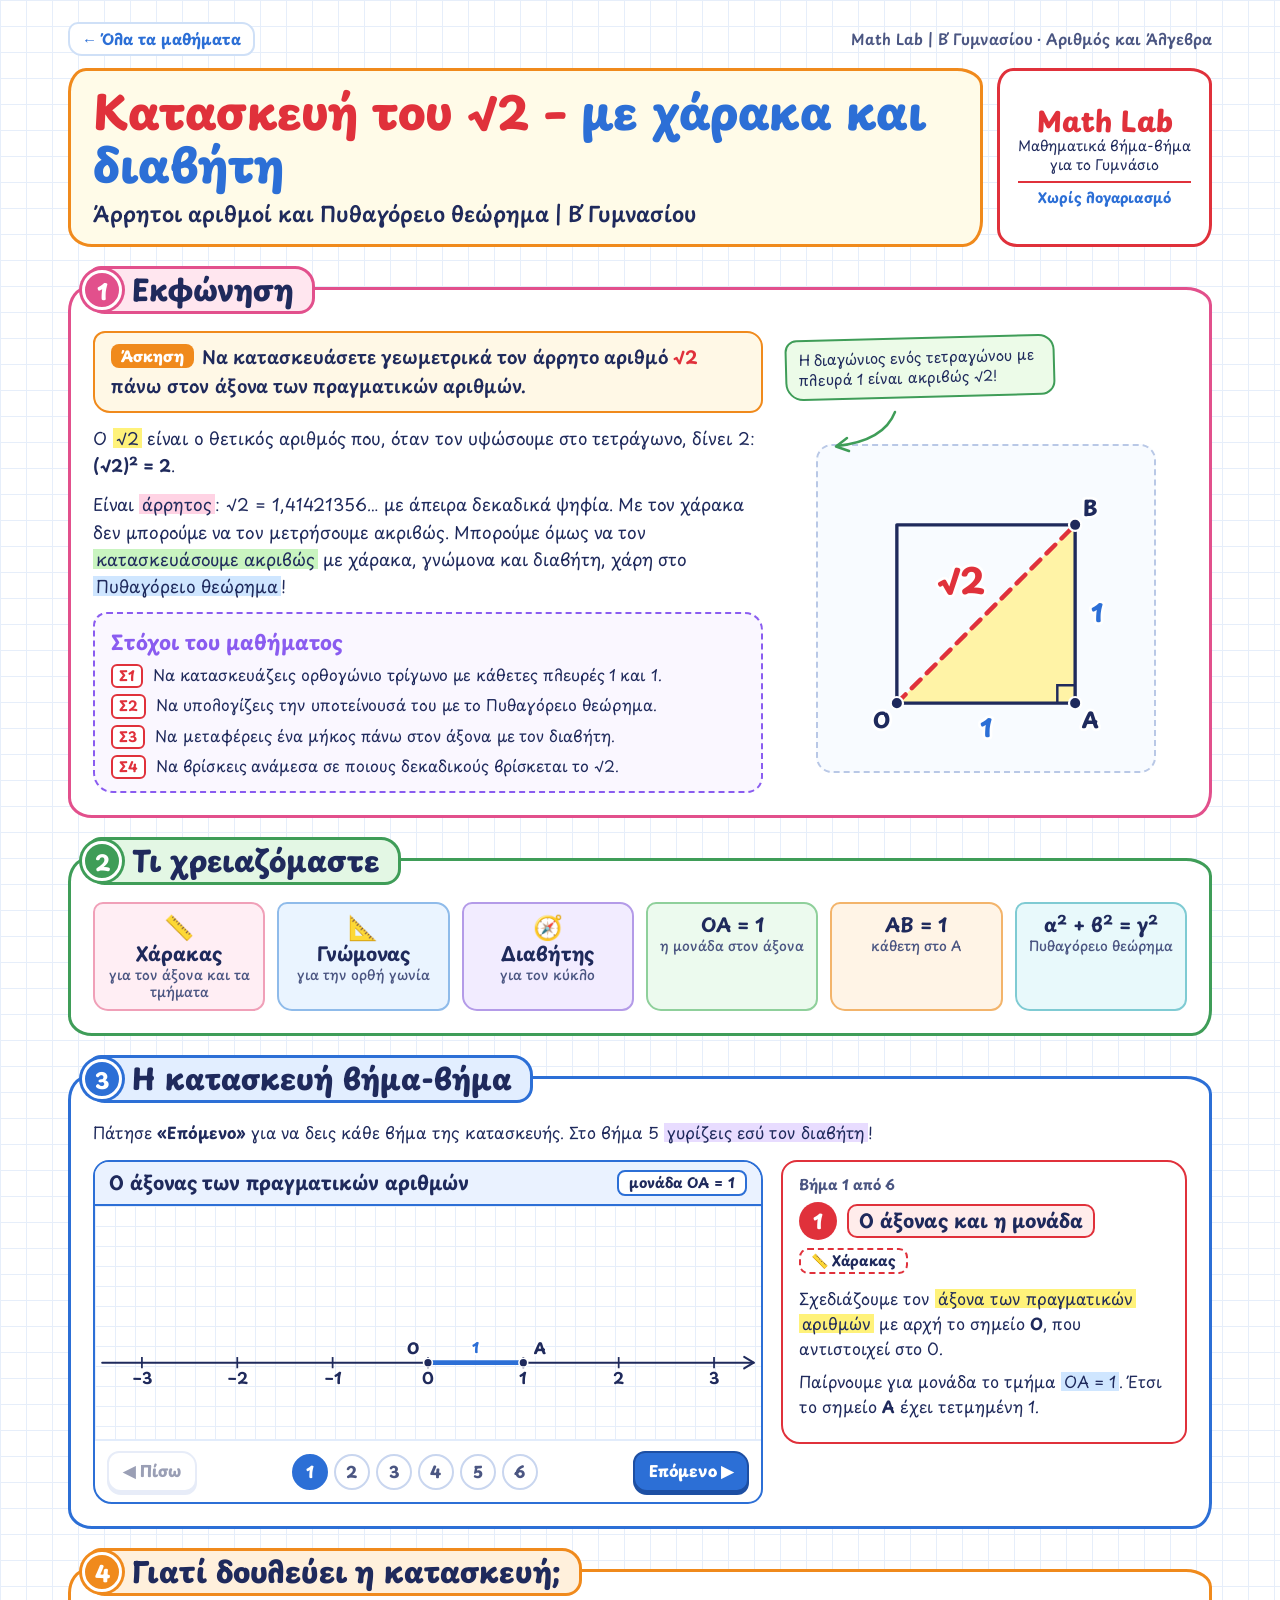
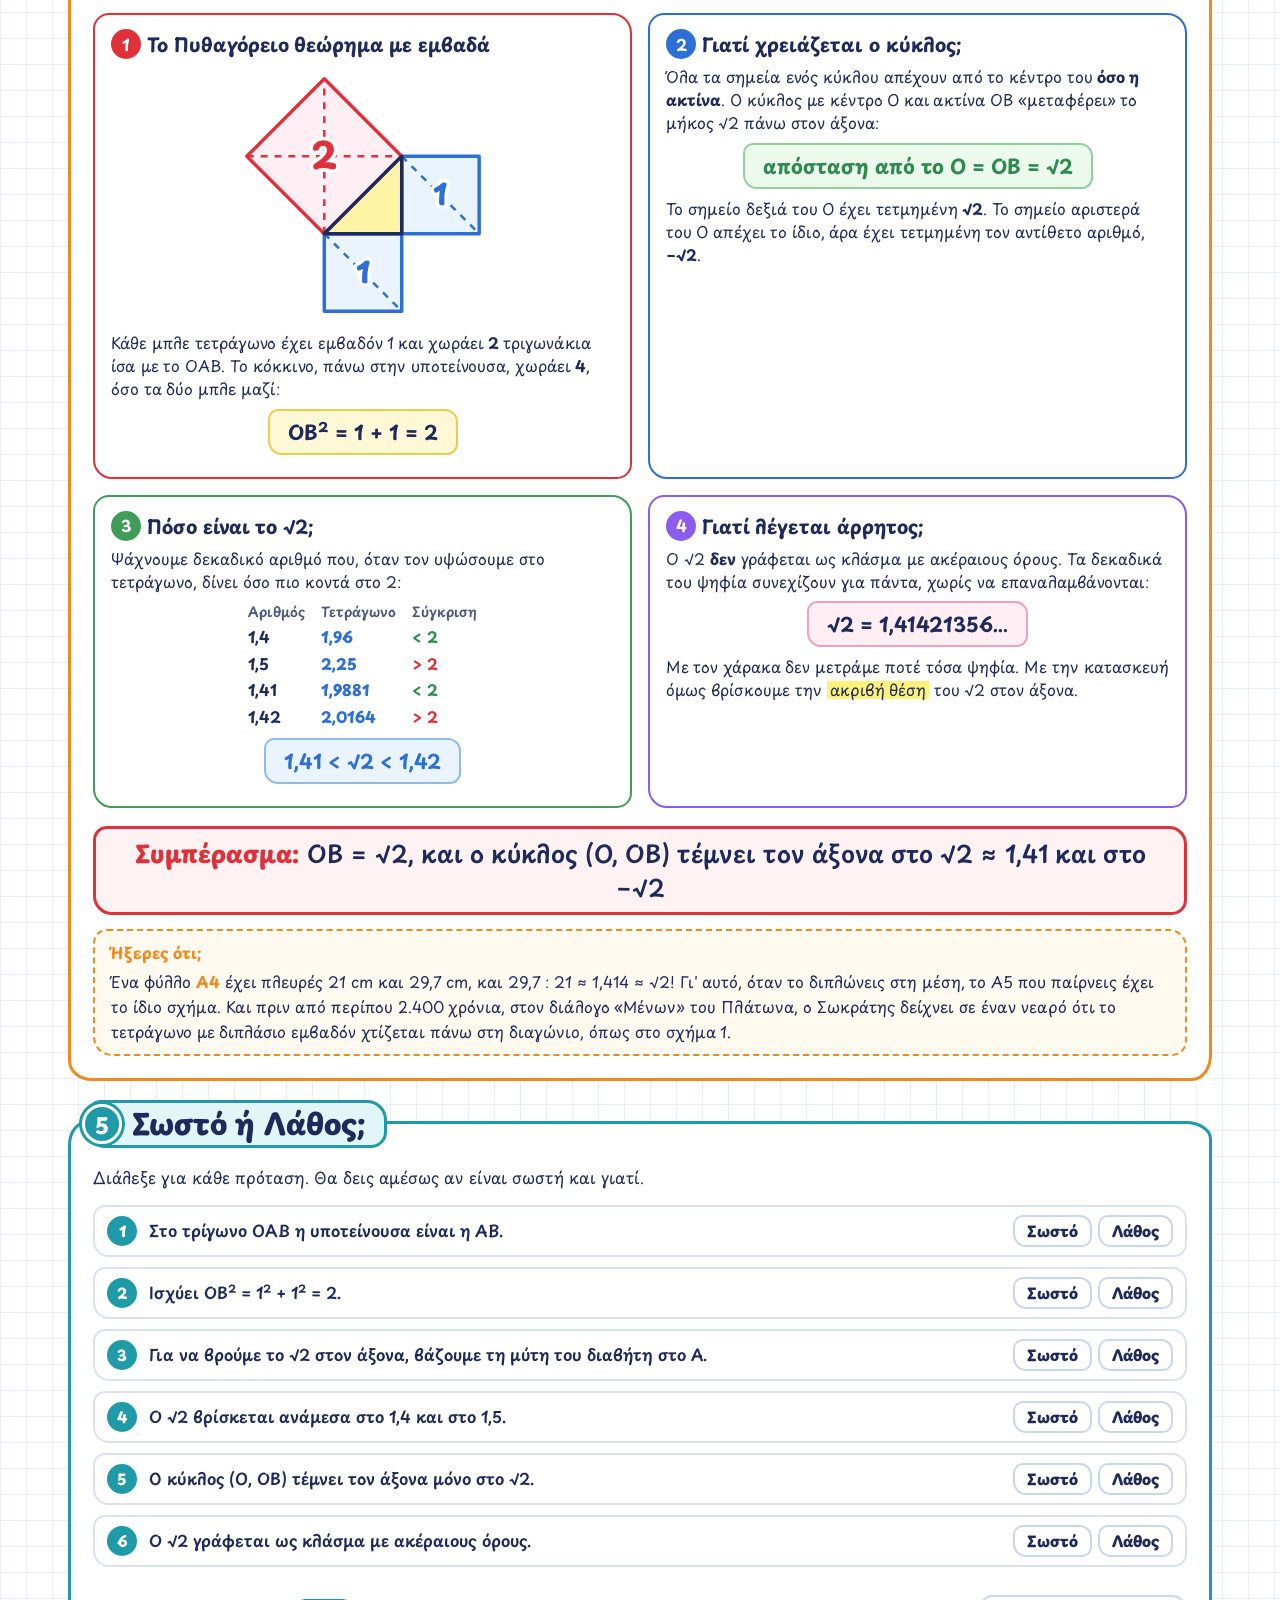
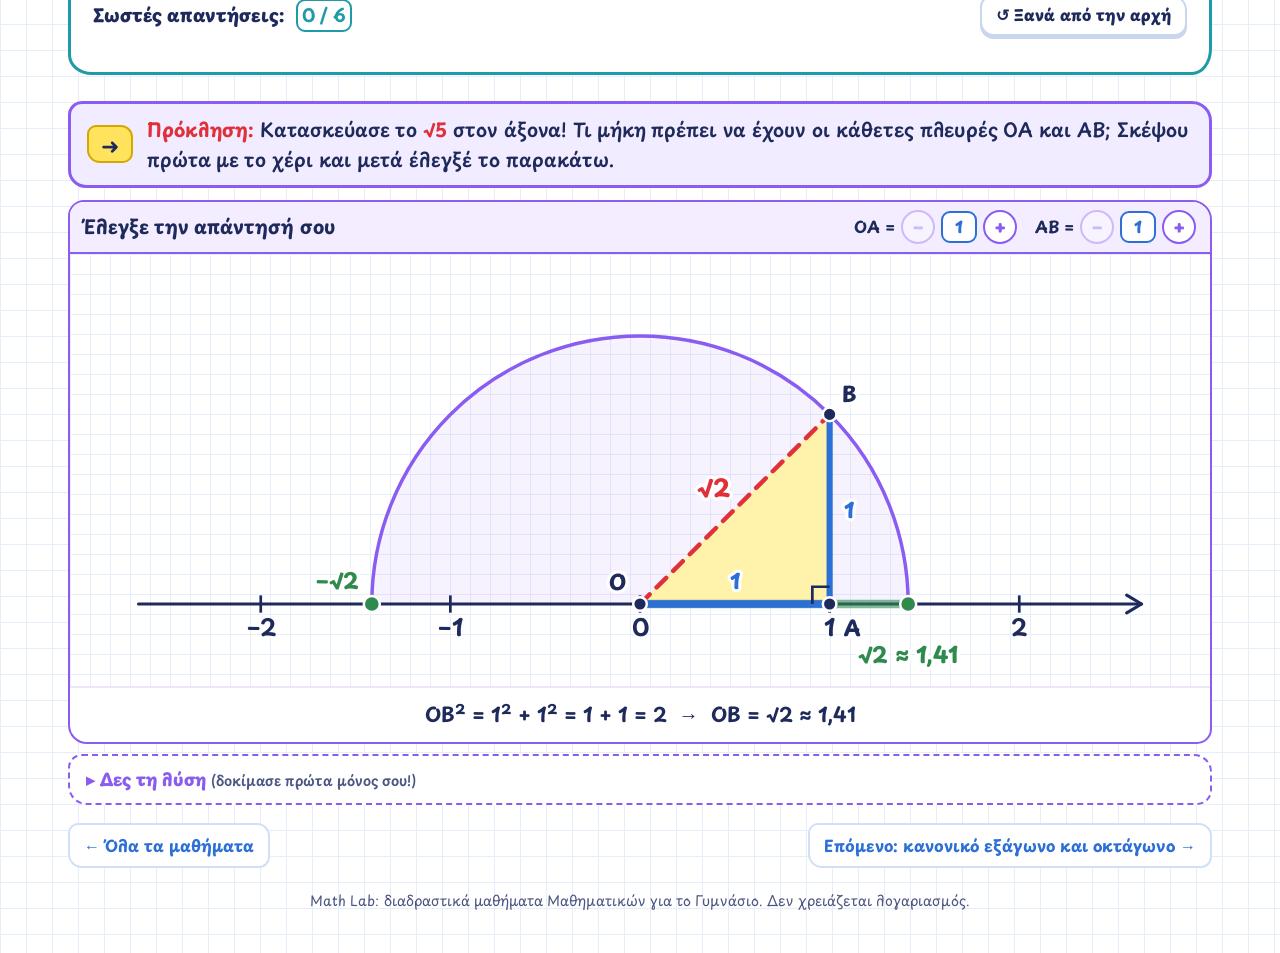
<file: sqrt2/index.html>
<!doctype html>
<html lang="el"><head><meta charset="utf-8"/><meta name="viewport" content="width=device-width, initial-scale=1"/><title>Κατασκευή του √2 · Math Lab</title>
<meta name="description" content="Διαδραστικό μάθημα για τη Β΄ Γυμνασίου: κατασκευή του άρρητου αριθμού √2 στον άξονα με χάρακα, γνώμονα, διαβήτη και Πυθαγόρειο θεώρημα.">
<link rel="preconnect" href="https://fonts.googleapis.com"><link rel="preconnect" href="https://fonts.gstatic.com" crossorigin>
<link href="https://fonts.googleapis.com/css2?family=Playpen+Sans:wght@400..800&display=swap" rel="stylesheet">
<link rel="stylesheet" href="../assets/style.css">
</head>
<body><main class="sheet">
<nav class="lab-nav" aria-label="Math Lab"><a href="../">← Όλα τα μαθήματα</a><span>Math Lab | Β΄ Γυμνασίου · Αριθμός και Άλγεβρα</span></nav>

<header class="sheet-head">
  <div class="title-card">
    <h1><span class="t1">Κατασκευή του √2 –</span> <span class="t2">με χάρακα και διαβήτη</span></h1>
    <p>Άρρητοι αριθμοί και Πυθαγόρειο θεώρημα | Β΄ Γυμνασίου</p>
  </div>
  <aside class="brand-card" aria-label="Math Lab">
    <strong>Math Lab</strong>
    <span>Μαθηματικά βήμα-βήμα<br>για το Γυμνάσιο</span>
    <em>Χωρίς λογαριασμό</em>
  </aside>
</header>

<!-- 1. Εκφώνηση -->
<section class="block b-pink" aria-labelledby="s1">
  <div class="tab"><span class="num">1</span><h2 id="s1">Εκφώνηση</h2></div>
  <div class="intro">
    <div>
      <p class="task"><span class="lbl">Άσκηση</span>Να κατασκευάσετε γεωμετρικά τον άρρητο αριθμό <b class="red">√2</b> πάνω στον άξονα των πραγματικών αριθμών.</p>
      <p>Ο <span class="hl y">√2</span> είναι ο θετικός αριθμός που, όταν τον υψώσουμε στο τετράγωνο, δίνει 2: <strong>(√2)² = 2</strong>.</p>
      <p>Είναι <span class="hl p">άρρητος</span>: √2 = 1,41421356… με άπειρα δεκαδικά ψηφία. Με τον χάρακα δεν μπορούμε να τον μετρήσουμε ακριβώς. Μπορούμε όμως να τον <span class="hl g">κατασκευάσουμε ακριβώς</span> με χάρακα, γνώμονα και διαβήτη, χάρη στο <span class="hl b">Πυθαγόρειο θεώρημα</span>!</p>
      <div class="goals">
        <h3>Στόχοι του μαθήματος</h3>
        <ol>
          <li><b>Σ1</b><span>Να κατασκευάζεις ορθογώνιο τρίγωνο με κάθετες πλευρές 1 και 1.</span></li>
          <li><b>Σ2</b><span>Να υπολογίζεις την υποτείνουσά του με το Πυθαγόρειο θεώρημα.</span></li>
          <li><b>Σ3</b><span>Να μεταφέρεις ένα μήκος πάνω στον άξονα με τον διαβήτη.</span></li>
          <li><b>Σ4</b><span>Να βρίσκεις ανάμεσα σε ποιους δεκαδικούς βρίσκεται το √2.</span></li>
        </ol>
      </div>
    </div>
    <div class="figure">
      <p class="note">Η διαγώνιος ενός τετραγώνου με πλευρά 1 είναι ακριβώς √2!</p>
      <svg class="arrow" viewBox="0 0 90 46" aria-hidden="true"><path d="M70 4 C 60 30, 30 36, 12 38" fill="none" stroke="#3f9d58" stroke-width="2.5" stroke-linecap="round"/><path d="M22 30 L11 38.5 L24 43" fill="none" stroke="#3f9d58" stroke-width="2.5" stroke-linecap="round" stroke-linejoin="round"/></svg>
      <div class="fig-box">
        <svg viewBox="0 0 280 270" role="img" aria-label="Τετράγωνο με πλευρά 1. Η διαγώνιός του έχει μήκος ρίζα 2 και το χωρίζει σε δύο ορθογώνια τρίγωνα.">
          <polygon points="60,220 220,220 220,60" fill="#fff3a6"/>
          <rect x="60" y="60" width="160" height="160" fill="none" stroke="#1f2a5c" stroke-width="3" stroke-linejoin="round"/>
          <path d="M204 220V204H220" fill="none" stroke="#1f2a5c" stroke-width="2.2"/>
          <line x1="60" y1="220" x2="220" y2="60" stroke="#e0313b" stroke-width="4" stroke-dasharray="11 8" stroke-linecap="round"/>
          <g font-weight="800" text-anchor="middle" stroke="#fff" stroke-width="5" stroke-linejoin="round" paint-order="stroke">
            <text x="140" y="250" font-size="22" fill="#2c6fd6">1</text>
            <text x="240" y="147" font-size="22" fill="#2c6fd6">1</text>
            <text x="118" y="122" font-size="32" fill="#e0313b">√2</text>
            <text x="46" y="242" font-size="19" fill="#1f2a5c">O</text>
            <text x="234" y="242" font-size="19" fill="#1f2a5c">A</text>
            <text x="234" y="52" font-size="19" fill="#1f2a5c">B</text>
          </g>
          <g fill="#1f2a5c" stroke="#fff" stroke-width="2"><circle cx="60" cy="220" r="5.5"/><circle cx="220" cy="220" r="5.5"/><circle cx="220" cy="60" r="5.5"/></g>
        </svg>
      </div>
    </div>
  </div>
</section>

<!-- 2. Τι χρειαζόμαστε -->
<section class="block b-green" aria-labelledby="s2">
  <div class="tab"><span class="num">2</span><h2 id="s2">Τι χρειαζόμαστε</h2></div>
  <div class="chips">
    <div class="chip c1"><span class="ico" aria-hidden="true">📏</span>Χάρακας<small>για τον άξονα και τα τμήματα</small></div>
    <div class="chip c2"><span class="ico" aria-hidden="true">📐</span>Γνώμονας<small>για την ορθή γωνία</small></div>
    <div class="chip c3"><span class="ico" aria-hidden="true">🧭</span>Διαβήτης<small>για τον κύκλο</small></div>
    <div class="chip c4">ΟΑ = 1<small>η μονάδα στον άξονα</small></div>
    <div class="chip c5">ΑΒ = 1<small>κάθετη στο A</small></div>
    <div class="chip c6">α² + β² = γ²<small>Πυθαγόρειο θεώρημα</small></div>
  </div>
</section>

<!-- 3. Η κατασκευή βήμα-βήμα -->
<section class="block b-blue" aria-labelledby="s3">
  <div class="tab"><span class="num">3</span><h2 id="s3">Η κατασκευή βήμα-βήμα</h2></div>
  <p class="lead">Πάτησε <strong>«Επόμενο»</strong> για να δεις κάθε βήμα της κατασκευής. Στο βήμα 5 <span class="hl v">γυρίζεις εσύ τον διαβήτη</span>!</p>
  <div class="cx">
    <div class="stage">
      <div class="stage-head"><h3>Ο άξονας των πραγματικών αριθμών</h3><span class="tag">μονάδα ΟΑ = 1</span></div>
      <div class="stage-fig"><svg id="stage" role="img" aria-label="Η κατασκευή του ρίζα 2"></svg></div>
      <div class="stepbar">
        <button class="btn ghost" id="prev" type="button">◀ Πίσω</button>
        <ol class="dots" aria-label="Βήματα">
          <li><button type="button" data-go="1" aria-label="Βήμα 1">1</button></li>
          <li><button type="button" data-go="2" aria-label="Βήμα 2">2</button></li>
          <li><button type="button" data-go="3" aria-label="Βήμα 3">3</button></li>
          <li><button type="button" data-go="4" aria-label="Βήμα 4">4</button></li>
          <li><button type="button" data-go="5" aria-label="Βήμα 5">5</button></li>
          <li><button type="button" data-go="6" aria-label="Βήμα 6">6</button></li>
        </ol>
        <button class="btn" id="next" type="button">Επόμενο ▶</button>
      </div>
    </div>

    <aside class="step-card" id="card" aria-live="polite">
      <p class="step-count" id="stepCount">Βήμα 1 από 6</p>
      <div class="step-head"><span class="letter" id="stepNum">1</span><h3 id="stepTitle">Ο άξονας και η μονάδα</h3></div>
      <span class="tool" id="stepTool">📏 Χάρακας</span>

      <div class="step-text" data-step="1" data-title="Ο άξονας και η μονάδα" data-tool="📏 Χάρακας" data-alt="Ο άξονας των πραγματικών αριθμών με αρχή O και μονάδα ΟΑ ίση με 1.">
        <p>Σχεδιάζουμε τον <span class="hl y">άξονα των πραγματικών αριθμών</span> με αρχή το σημείο <b>O</b>, που αντιστοιχεί στο 0.</p>
        <p>Παίρνουμε για μονάδα το τμήμα <span class="hl b">ΟΑ&nbsp;=&nbsp;1</span>. Έτσι το σημείο <b>A</b> έχει τετμημένη 1.</p>
      </div>
      <div class="step-text" data-step="2" data-title="Η κάθετη ΑΒ" data-tool="📐 Γνώμονας" data-alt="Στο σημείο A υψώνεται κάθετο τμήμα ΑΒ ίσο με 1." hidden>
        <p>Στο σημείο <b>A</b> φέρνουμε <span class="hl y">κάθετο</span> ευθύγραμμο τμήμα <span class="hl b">ΑΒ&nbsp;=&nbsp;1</span>, όσο δηλαδή και η μονάδα.</p>
        <p>Η γωνία στο A είναι <strong>ορθή</strong>: Â = 90°. Το δείχνει το μικρό τετραγωνάκι στο σχήμα.</p>
      </div>
      <div class="step-text" data-step="3" data-title="Το ορθογώνιο τρίγωνο ΟΑΒ" data-tool="📏 Χάρακας" data-alt="Το O ενώνεται με το B. Σχηματίζεται ορθογώνιο τρίγωνο ΟΑΒ με υποτείνουσα την ΟΒ." hidden>
        <p>Ενώνουμε το <b>O</b> με το <b>B</b>. Το τρίγωνο ΟΑΒ είναι <span class="hl y">ορθογώνιο στο A</span>.</p>
        <p>Η πλευρά <b class="red">ΟΒ</b>, απέναντι από την ορθή γωνία, λέγεται <span class="hl p">υποτείνουσα</span>. Οι ΟΑ και ΑΒ είναι οι κάθετες πλευρές.</p>
        <p class="ask">🤔 Πόσο είναι το ΟΒ; Λίγο περισσότερο από 1… αλλά πόσο ακριβώς;</p>
      </div>
      <div class="step-text" data-step="4" data-title="Πυθαγόρειο θεώρημα" data-tool="✏️ Μολύβι και χαρτί" data-alt="Από το Πυθαγόρειο θεώρημα, η υποτείνουσα ΟΒ είναι ίση με ρίζα 2." hidden>
        <p>Στο ορθογώνιο τρίγωνο, το τετράγωνο της υποτείνουσας ισούται με το άθροισμα των τετραγώνων των κάθετων πλευρών:</p>
        <div class="calc">
          <span class="or"></span><span>ΟΒ²</span><span>= ΟΑ² + ΑΒ²</span>
          <span class="or">ή</span><span>ΟΒ²</span><span>= 1² + 1²</span>
          <span class="or">ή</span><span>ΟΒ²</span><span>= 2</span>
          <span class="or">ή</span><span class="red">ΟΒ</span><span class="red">= √2</span>
        </div>
        <p>Το ΟΒ είναι μήκος, άρα θετικός αριθμός: <span class="final">ΟΒ&nbsp;=&nbsp;√2</span></p>
      </div>
      <div class="step-text" data-step="5" data-title="Γύρισε τον διαβήτη" data-tool="🧭 Διαβήτης" data-alt="Ο διαβήτης έχει τη μύτη του στο O και άνοιγμα ΟΒ. Γυρίζει από το B προς τον άξονα." hidden>
        <p>Βάζουμε τη μύτη του διαβήτη στο <b>O</b> και τον ανοίγουμε μέχρι το <b>B</b>. Το άνοιγμα είναι <span class="hl v">ΟΒ&nbsp;=&nbsp;√2</span>.</p>
        <p><strong>Σειρά σου:</strong> γύρισε τον διαβήτη μέχρι το μολύβι να ακουμπήσει τον άξονα. Σύρε τη μωβ τελεία ή τη μπάρα.</p>
        <div class="compass-ctl">
          <div class="range-label"><label for="turn">Στροφή του διαβήτη</label><strong id="turnText">0°</strong></div>
          <input id="turn" type="range" min="0" max="100" value="0">
          <div><button class="btn violet" id="autoTurn" type="button">▶ Γύρισέ τον αυτόματα</button></div>
          <div class="success" id="turnDone">🎉 Μπράβο! Το σημείο που βρήκες απέχει από το O όσο και το B, δηλαδή <b>√2</b>.</div>
        </div>
      </div>
      <div class="step-text" data-step="6" data-title="Το √2 στον άξονα" data-tool="🧭 Διαβήτης" data-alt="Ο κύκλος με κέντρο O και ακτίνα ΟΒ τέμνει τον άξονα στα σημεία ρίζα 2 και μείον ρίζα 2." hidden>
        <p>Ο κύκλος με κέντρο <b>O</b> και ακτίνα <b>ΟΒ</b> τέμνει τον άξονα σε δύο σημεία:</p>
        <p>δεξιά του O στο <span class="hl g">√2</span> και αριστερά του O στο <span class="hl g">−√2</span>. Οι δύο αριθμοί είναι <strong>αντίθετοι</strong>.</p>
        <p><span class="final">√2 ≈ 1,41 &nbsp;και&nbsp; −√2 ≈ −1,41</span></p>
      </div>
    </aside>
  </div>
</section>

<!-- 4. Γιατί δουλεύει -->
<section class="block b-orange" aria-labelledby="s4">
  <div class="tab"><span class="num">4</span><h2 id="s4">Γιατί δουλεύει η κατασκευή;</h2></div>
  <div class="math-grid">
    <article class="math-item m1"><h3><span class="q">1</span>Το Πυθαγόρειο θεώρημα με εμβαδά</h3>
      <svg class="fig" viewBox="10 18 188 188" role="img" aria-label="Το τρίγωνο ΟΑΒ με τετράγωνα στις πλευρές του: δύο μικρά με εμβαδόν 1 και ένα μεγάλο με εμβαδόν 2.">
        <polygon points="76,140 132,140 132,196 76,196" fill="#eaf4ff" stroke="#2c6fd6" stroke-width="2.5" stroke-linejoin="round"/>
        <polygon points="132,140 188,140 188,84 132,84" fill="#eaf4ff" stroke="#2c6fd6" stroke-width="2.5" stroke-linejoin="round"/>
        <polygon points="76,140 132,84 76,28 20,84" fill="#ffeef4" stroke="#e0313b" stroke-width="2.5" stroke-linejoin="round"/>
        <g stroke-dasharray="5 5" stroke-width="1.8" fill="none">
          <path d="M76 140L132 196M132 84L188 140" stroke="#2c6fd6"/>
          <path d="M76 140V28M20 84H132" stroke="#e0313b"/>
        </g>
        <polygon points="76,140 132,140 132,84" fill="#fff3a6" stroke="#1f2a5c" stroke-width="2.5" stroke-linejoin="round"/>
        <g font-weight="800" text-anchor="middle" stroke="#fff" stroke-width="5" stroke-linejoin="round" paint-order="stroke">
          <text x="104" y="176" font-size="21" fill="#2c6fd6">1</text>
          <text x="160" y="119" font-size="21" fill="#2c6fd6">1</text>
          <text x="76" y="93" font-size="27" fill="#e0313b">2</text>
        </g>
      </svg>
      <p>Κάθε μπλε τετράγωνο έχει εμβαδόν 1 και χωράει <strong>2</strong> τριγωνάκια ίσα με το ΟΑΒ. Το κόκκινο, πάνω στην υποτείνουσα, χωράει <strong>4</strong>, όσο τα δύο μπλε μαζί:</p>
      <div class="fbox">ΟΒ² = 1 + 1 = 2</div>
    </article>
    <article class="math-item m2"><h3><span class="q">2</span>Γιατί χρειάζεται ο κύκλος;</h3>
      <p>Όλα τα σημεία ενός κύκλου απέχουν από το κέντρο του <strong>όσο η ακτίνα</strong>. Ο κύκλος με κέντρο O και ακτίνα ΟΒ «μεταφέρει» το μήκος √2 πάνω στον άξονα:</p>
      <div class="fbox green">απόσταση από το O = ΟΒ = √2</div>
      <p>Το σημείο δεξιά του O έχει τετμημένη <b>√2</b>. Το σημείο αριστερά του O απέχει το ίδιο, άρα έχει τετμημένη τον αντίθετο αριθμό, <b>−√2</b>.</p>
    </article>
    <article class="math-item m3"><h3><span class="q">3</span>Πόσο είναι το √2;</h3>
      <p>Ψάχνουμε δεκαδικό αριθμό που, όταν τον υψώσουμε στο τετράγωνο, δίνει όσο πιο κοντά στο 2:</p>
      <div class="table"><span class="th">Αριθμός</span><span class="th">Τετράγωνο</span><span class="th">Σύγκριση</span><span>1,4</span><span>1,96</span><span class="lt">&lt; 2</span><span>1,5</span><span>2,25</span><span class="gt">&gt; 2</span><span>1,41</span><span>1,9881</span><span class="lt">&lt; 2</span><span>1,42</span><span>2,0164</span><span class="gt">&gt; 2</span></div>
      <div class="fbox blue">1,41 &lt; √2 &lt; 1,42</div>
    </article>
    <article class="math-item m4"><h3><span class="q">4</span>Γιατί λέγεται άρρητος;</h3>
      <p>Ο √2 <strong>δεν</strong> γράφεται ως κλάσμα με ακέραιους όρους. Τα δεκαδικά του ψηφία συνεχίζουν για πάντα, χωρίς να επαναλαμβάνονται:</p>
      <div class="fbox pink">√2 = 1,41421356…</div>
      <p>Με τον χάρακα δεν μετράμε ποτέ τόσα ψηφία. Με την κατασκευή όμως βρίσκουμε την <span class="hl y">ακριβή θέση</span> του √2 στον άξονα.</p>
    </article>
  </div>
  <div class="answer">Συμπέρασμα: <span>ΟΒ = √2, και ο κύκλος (O, ΟΒ) τέμνει τον άξονα στο √2 ≈ 1,41 και στο −√2</span></div>
  <div class="did-you-know"><strong>Ήξερες ότι;</strong><p>Ένα φύλλο <strong>Α4</strong> έχει πλευρές 21 cm και 29,7 cm, και 29,7 : 21 ≈ 1,414 ≈ √2! Γι' αυτό, όταν το διπλώνεις στη μέση, το Α5 που παίρνεις έχει το ίδιο σχήμα. Και πριν από περίπου 2.400 χρόνια, στον διάλογο «Μένων» του Πλάτωνα, ο Σωκράτης δείχνει σε έναν νεαρό ότι το τετράγωνο με διπλάσιο εμβαδόν χτίζεται πάνω στη διαγώνιο, όπως στο σχήμα 1.</p></div>
</section>

<!-- 5. Σωστό ή Λάθος -->
<section class="block b-teal" aria-labelledby="s5">
  <div class="tab"><span class="num">5</span><h2 id="s5">Σωστό ή Λάθος;</h2></div>
  <p class="lead">Διάλεξε για κάθε πρόταση. Θα δεις αμέσως αν είναι σωστή και γιατί.</p>
  <ol class="quiz">
    <li class="q-item" data-answer="Λ"><span class="n">1</span><span class="stmt">Στο τρίγωνο ΟΑΒ η υποτείνουσα είναι η ΑΒ.</span><span class="opts"><button type="button" data-v="Σ">Σωστό</button><button type="button" data-v="Λ">Λάθος</button></span><p class="fb"><b></b> Υποτείνουσα είναι η ΟΒ, απέναντι από την ορθή γωνία στο A.</p></li>
    <li class="q-item" data-answer="Σ"><span class="n">2</span><span class="stmt">Ισχύει ΟΒ² = 1² + 1² = 2.</span><span class="opts"><button type="button" data-v="Σ">Σωστό</button><button type="button" data-v="Λ">Λάθος</button></span><p class="fb"><b></b> Είναι το Πυθαγόρειο θεώρημα για κάθετες πλευρές 1 και 1.</p></li>
    <li class="q-item" data-answer="Λ"><span class="n">3</span><span class="stmt">Για να βρούμε το √2 στον άξονα, βάζουμε τη μύτη του διαβήτη στο A.</span><span class="opts"><button type="button" data-v="Σ">Σωστό</button><button type="button" data-v="Λ">Λάθος</button></span><p class="fb"><b></b> Η μύτη μπαίνει στο O, γιατί θέλουμε σημείο που απέχει √2 από την αρχή O.</p></li>
    <li class="q-item" data-answer="Σ"><span class="n">4</span><span class="stmt">Ο √2 βρίσκεται ανάμεσα στο 1,4 και στο 1,5.</span><span class="opts"><button type="button" data-v="Σ">Σωστό</button><button type="button" data-v="Λ">Λάθος</button></span><p class="fb"><b></b> Γιατί 1,4² = 1,96 &lt; 2 &lt; 2,25 = 1,5².</p></li>
    <li class="q-item" data-answer="Λ"><span class="n">5</span><span class="stmt">Ο κύκλος (O, ΟΒ) τέμνει τον άξονα μόνο στο √2.</span><span class="opts"><button type="button" data-v="Σ">Σωστό</button><button type="button" data-v="Λ">Λάθος</button></span><p class="fb"><b></b> Τον τέμνει και στο −√2, αριστερά του O.</p></li>
    <li class="q-item" data-answer="Λ"><span class="n">6</span><span class="stmt">Ο √2 γράφεται ως κλάσμα με ακέραιους όρους.</span><span class="opts"><button type="button" data-v="Σ">Σωστό</button><button type="button" data-v="Λ">Λάθος</button></span><p class="fb"><b></b> Ο √2 είναι άρρητος, δηλαδή δεν είναι ρητός αριθμός.</p></li>
  </ol>
  <div class="quiz-foot"><p class="score" role="status">Σωστές απαντήσεις: <b id="score">0 / 6</b></p><button class="btn ghost" id="quizReset" type="button">↺ Ξανά από την αρχή</button></div>
</section>

<!-- Πρόκληση -->
<div class="next"><span class="go" aria-hidden="true">➜</span><p><b>Πρόκληση:</b> Κατασκεύασε το <b>√5</b> στον άξονα! Τι μήκη πρέπει να έχουν οι κάθετες πλευρές ΟΑ και ΑΒ; Σκέψου πρώτα με το χέρι και μετά έλεγξέ το παρακάτω.</p></div>
<div class="mini">
  <div class="mini-head">
    <h3>Έλεγξε την απάντησή σου</h3>
    <div class="steppers">
      <span class="num-step">ΟΑ =<button type="button" data-k="a" data-d="-1" aria-label="Μείωσε το ΟΑ">−</button><output id="aOut" aria-live="polite">1</output><button type="button" data-k="a" data-d="1" aria-label="Αύξησε το ΟΑ">+</button></span>
      <span class="num-step">ΑΒ =<button type="button" data-k="b" data-d="-1" aria-label="Μείωσε το ΑΒ">−</button><output id="bOut" aria-live="polite">1</output><button type="button" data-k="b" data-d="1" aria-label="Αύξησε το ΑΒ">+</button></span>
    </div>
  </div>
  <div class="stage-fig"><svg id="mini" role="img" aria-label="Κατασκευή ρίζας με τις πλευρές που διάλεξες"></svg></div>
  <p class="readout" id="readout" aria-live="polite"></p>
</div>
<details class="solution"><summary>Δες τη λύση <small>(δοκίμασε πρώτα μόνος σου!)</small></summary>
<div class="sol-body">
<p><strong>Ποιες πλευρές;</strong> Θέλουμε ΟΒ² = 5. Ψάχνουμε δύο τετράγωνα ακεραίων που κάνουν άθροισμα 5:</p>
<div class="fbox">2² + 1² = 4 + 1 = 5</div>
<p>Άρα παίρνουμε <b>ΟΑ = 2</b> και <b>ΑΒ = 1</b> (ή ΟΑ = 1 και ΑΒ = 2). Από το Πυθαγόρειο θεώρημα:</p>
<div class="fbox pink">ΟΒ² = 2² + 1² = 5 &nbsp;→&nbsp; ΟΒ = √5</div>
<p><strong>Στον άξονα:</strong> με κέντρο O και ακτίνα ΟΒ γράφουμε κύκλο. Τέμνει τον άξονα στο √5 και στο −√5.</p>
<p><strong>Έλεγχος:</strong> 2,2² = 4,84 &lt; 5 &lt; 5,29 = 2,3², άρα ο √5 είναι ανάμεσα στο 2,2 και στο 2,3.</p>
<p class="final">Απάντηση: ΟΑ = 2, ΑΒ = 1, ΟΒ = √5 ≈ 2,24</p>
</div></details>

<nav class="lab-pager" aria-label="Άλλα μαθήματα"><a href="../">← Όλα τα μαθήματα</a><a href="../regular-polygons/">Επόμενο: κανονικό εξάγωνο και οκτάγωνο →</a></nav>
<footer>Math Lab: διαδραστικά μαθήματα Μαθηματικών για το Γυμνάσιο. Δεν χρειάζεται λογαριασμός.</footer>
</main>
<script src="../assets/lesson.js"></script>
<script>
(() => {
'use strict';
const $ = s => document.querySelector(s), $$ = s => [...document.querySelectorAll(s)];
const C = { ink: '#1f2a5c', blue: '#2c6fd6', red: '#e0313b', green: '#2f8a4e', purple: '#8a5cf0', orange: '#f08a1c', yellow: '#fff3a6', gray: '#59627f' };
const R2 = Math.SQRT2, Q = Math.PI / 4;
const reduce = window.matchMedia('(prefers-reduced-motion: reduce)').matches;
const fmt = (x, d = 2) => x.toFixed(d).replace('.', ',');
const clamp = (x, a, b) => Math.min(b, Math.max(a, x));
const ease = t => t < 0.5 ? 2 * t * t : 1 - Math.pow(-2 * t + 2, 2) / 2;
const sign = n => n < 0 ? '−' + (-n) : String(n);
const f2 = v => v.toFixed(2);

/* «Μολύβι» για SVG. Δουλεύουμε σε μαθηματικές μονάδες (ο y προς τα πάνω).
   U: pixel ανά μονάδα, fs: μέγεθος γραμμάτων, g: πάχος γραμμών και αποστάσεις. */
function pen(U, fs, g) {
  const X = u => f2(u * U), Y = v => f2(-v * U);
  return {
    U, fs, g, X, Y,
    line: (a, b, col, w, extra = '') => `<line x1="${X(a[0])}" y1="${Y(a[1])}" x2="${X(b[0])}" y2="${Y(b[1])}" stroke="${col}" stroke-width="${f2(w * g)}" stroke-linecap="round" ${extra}/>`,
    dot: (p, col, r = 5.5) => `<circle cx="${X(p[0])}" cy="${Y(p[1])}" r="${f2(r * g)}" fill="${col}" stroke="#fff" stroke-width="${f2(2 * g)}"/>`,
    poly: (pts, fill, op) => `<polygon points="${pts.map(p => X(p[0]) + ',' + Y(p[1])).join(' ')}" fill="${fill}" fill-opacity="${f2(op)}"/>`,
    // dx, dy: μετατόπιση σε pixel του σχήματος
    text: (p, s, o = {}) => `<text x="${f2(p[0] * U + (o.dx || 0))}" y="${f2(-p[1] * U + (o.dy || 0))}" font-size="${f2((o.size || 1) * fs)}" font-weight="${o.w || 800}" fill="${o.col || C.ink}" text-anchor="${o.anchor || 'middle'}" stroke="#fff" stroke-width="${f2(5 * g)}" stroke-linejoin="round" paint-order="stroke"${o.op != null ? ` opacity="${f2(o.op)}"` : ''}>${s}</text>`
  };
}

// Ο άξονας των πραγματικών αριθμών από το lo έως το hi.
function axis(P, lo, hi) {
  const { U, g, fs } = P, x0 = lo * U + 4 * g, x1 = hi * U - 4 * g, a = 12 * g;
  let s = `<line x1="${f2(x0)}" y1="0" x2="${f2(x1)}" y2="0" stroke="${C.ink}" stroke-width="${f2(2.5 * g)}" stroke-linecap="round"/>`;
  s += `<path d="M${f2(x1 - a)} ${f2(-a * 0.6)}L${f2(x1)} 0L${f2(x1 - a)} ${f2(a * 0.6)}" fill="none" stroke="${C.ink}" stroke-width="${f2(2.5 * g)}" stroke-linecap="round" stroke-linejoin="round"/>`;
  for (let n = Math.ceil(lo + 0.2); n <= Math.floor(hi - 0.3); n++) {
    s += `<line x1="${f2(n * U)}" y1="${f2(-7 * g)}" x2="${f2(n * U)}" y2="${f2(7 * g)}" stroke="${C.ink}" stroke-width="${f2(2.2 * g)}"/>`;
    s += `<text x="${f2(n * U)}" y="${f2(8 * g + fs * 0.95)}" font-size="${f2(fs)}" font-weight="700" fill="${C.ink}" text-anchor="middle">${sign(n)}</text>`;
  }
  return s;
}
// Το πάνω μισό του κύκλου με κέντρο O και ακτίνα r (σε pixel), σχεδιασμένο κατά ένα ποσοστό t.
const halfCircle = (r, g, t = 1) => `<path d="M${f2(r)} 0A${f2(r)} ${f2(r)} 0 0 0 ${f2(-r)} 0" fill="${C.purple}" fill-opacity="${(0.07 * t).toFixed(3)}" stroke="${C.purple}" stroke-width="${f2(2.8 * g)}" pathLength="1" stroke-dasharray="${t.toFixed(4)} 1"/>`;
const rightAngle = (P, x, w) =>`<path d="M${f2(x * P.U - w)} 0V${f2(-w)}H${f2(x * P.U)}" fill="none" stroke="${C.ink}" stroke-width="${f2(2.2 * P.g)}"/>`;

/* ---------- Η κατασκευή βήμα-βήμα ---------- */
const stage = $('#stage'), card = $('#card');
const texts = $$('.step-text'), dots = $$('.dots button');
const U = 120;
const S = { step: 1, p: 1, c: 0 };      // βήμα, πρόοδος κίνησης του βήματος (0–1), στροφή του διαβήτη (0–1)
const COLORS = [['#e0313b', '#ffeceb'], ['#e2508c', '#ffeaf2'], ['#f08a1c', '#fff2df'], ['#3f9d58', '#e9f8ec'], ['#8a5cf0', '#f3edff'], ['#1f9aa8', '#e5f7f9']];

function stageGeom() {
  const w = stage.clientWidth || 720, narrow = w < 520;
  const lo = narrow ? -2.3 : -3.45, hi = narrow ? 2.45 : 3.45, top = 1.58, bottom = 0.74;
  const vbw = (hi - lo) * U, px = vbw / w;
  return { lo, hi, vb: [lo * U, -top * U, vbw, (top + bottom) * U], fs: Math.max(20, 14.5 * px), g: Math.max(1, px / 1.25) };
}

function drawStage() {
  const G = stageGeom(), P = pen(U, G.fs, G.g), g = G.g, fs = G.fs;
  stage.setAttribute('viewBox', G.vb.map(f2).join(' '));
  const s = S.step, e = ease(S.p);
  const k = n => s > n ? 1 : s === n ? e : 0;   // πόσο έχει εμφανιστεί αυτό που προστίθεται στο βήμα n
  const r = R2 * U;
  let out = '';

  // Βήμα 6: ο κύκλος (O, ΟΒ), κάτω από όλα τα άλλα. Δείχνουμε το πάνω μισό του, από το √2 ως το −√2.
  if (s >= 6) out += halfCircle(r, g, k(6));
  // Βήμα 3 και μετά: το ορθογώνιο τρίγωνο ΟΑΒ.
  if (s >= 3) out += P.poly([[0, 0], [1, 0], [1, 1]], C.yellow, 0.95 * k(3));
  out += axis(P, G.lo, G.hi);
  if (s >= 6) out += P.line([0, 0], [R2, 0], C.green, 7, `stroke-opacity="${f2(0.6 * k(6))}"`);
  // Βήμα 1: ΟΑ = 1.
  out += P.line([0, 0], [k(1), 0], C.blue, 6);
  // Βήμα 2: η κάθετη ΑΒ = 1 και η ορθή γωνία.
  if (s >= 2) out += P.line([1, 0], [1, k(2)], C.blue, 5);
  if (s > 2 || (s === 2 && e > 0.95)) out += rightAngle(P, 1, 15 * g);
  // Βήμα 3: η υποτείνουσα ΟΒ.
  if (s >= 3) { const q = k(3); out += P.line([0, 0], [q, q], C.red, 3.6, `stroke-dasharray="${f2(11 * g)} ${f2(8 * g)}"`); }

  // Βήμα 5: ο διαβήτης γυρίζει από το B προς τον άξονα.
  let tip = null;
  if (s === 5) {
    const th = Q * (1 - S.c), d = [Math.cos(th), Math.sin(th)];
    tip = [R2 * d[0], R2 * d[1]];
    if (S.c > 0.002) out += `<path d="M${P.X(1)} ${P.Y(1)}A${f2(r)} ${f2(r)} 0 0 1 ${P.X(tip[0])} ${P.Y(tip[1])}" fill="none" stroke="${C.purple}" stroke-width="${f2(3.4 * g)}" stroke-linecap="round"/>`;
    out += P.line([0, 0], tip, C.purple, 2.4, `stroke-dasharray="${f2(6 * g)} ${f2(6 * g)}"`);
    const n = [-d[1], d[0]];                                 // κάθετη στην ακτίνα, προς τα πάνω
    const H = [tip[0] / 2 + n[0] * 0.42 * R2, tip[1] / 2 + n[1] * 0.42 * R2], Hh = [H[0] + n[0] * 0.17, H[1] + n[1] * 0.17];
    // Όταν το μολύβι φτάσει στον άξονα, κρύβουμε τον διαβήτη για να φαίνεται καθαρά το αποτέλεσμα.
    if (S.c < 1) out += `<g opacity="0.8">${P.line([0, 0], H, C.gray, 5)}${P.line(H, tip, C.gray, 5)}${P.line(H, Hh, C.gray, 8)}<circle cx="${P.X(H[0])}" cy="${P.Y(H[1])}" r="${f2(8 * g)}" fill="${C.orange}" stroke="#fff" stroke-width="${f2(2 * g)}"/></g>`;
  }

  // Σημεία και ετικέτες.
  out += P.dot([0, 0], C.ink) + P.text([0, 0], 'O', { dx: -11 * g, dy: -11 * g, anchor: 'end', size: 0.95 });
  out += P.text([0.5, 0], '1', { dy: -12 * g, col: C.blue, size: 0.9, op: k(1) });
  if (k(1) > 0.9) out += P.dot([1, 0], C.ink) + P.text([1, 0], 'A', { dx: 13 * g, dy: -11 * g, anchor: 'start', size: 0.95 });
  if (s >= 2) out += P.text([1, 0.5], '1', { dx: 13 * g, dy: 7 * g, anchor: 'start', col: C.blue, size: 0.9, op: k(2) });
  if (s >= 2 && k(2) > 0.9) out += P.dot([1, 1], C.ink) + P.text([1, 1], 'B', { dx: 10 * g, dy: -10 * g, anchor: 'start', size: 0.95 });
  if (s >= 3) {
    const lab = s === 3 ? '?' : '√2', size = s === 4 ? 1.1 + 0.6 * (1 - e) : 1.1;
    out += P.text([0.5, 0.5], lab, { dx: -19 * g, dy: -14 * g, col: C.red, size, op: s === 3 ? k(3) : 1 });
  }
  const found = (s === 5 && S.c >= 1) || s >= 6;
  if (found) out += P.dot([R2, 0], C.green, 6.5) + P.text([R2, 0], '√2', { dx: 12 * g, dy: -12 * g, anchor: 'start', col: C.green, size: 1.05 });
  if (s >= 6 && k(6) > 0.55) out += P.dot([-R2, 0], C.green, 6.5) + P.text([-R2, 0], '−√2', { dx: -12 * g, dy: -12 * g, anchor: 'end', col: C.green, size: 1.05 });
  if (s >= 6) out += P.text([R2, 0], '√2 ≈ 1,41', { dy: 8 * g + fs * 2.15, col: C.green, size: 0.95, op: k(6) });

  // Η μύτη του μολυβιού: τη σέρνεις για να γυρίσεις τον διαβήτη.
  if (tip && S.c < 1) {
    out += `<circle class="halo" cx="${P.X(tip[0])}" cy="${P.Y(tip[1])}" r="${f2(17 * g)}" fill="${C.purple}" opacity="0.2"/>`;
    out += `<circle cx="${P.X(tip[0])}" cy="${P.Y(tip[1])}" r="${f2(10 * g)}" fill="${C.purple}" stroke="#fff" stroke-width="${f2(3 * g)}"/>`;
  }
  if (tip) out += `<circle class="grip" cx="${P.X(tip[0])}" cy="${P.Y(tip[1])}" r="${f2(28 * g)}" fill="transparent"/>`;
  stage.innerHTML = out;
}

let raf = 0;
function animate(fn, dur, done) {
  cancelAnimationFrame(raf);
  if (reduce) { fn(1); if (done) done(); return; }
  const t0 = performance.now();
  const tick = now => { const t = Math.min(1, (now - t0) / dur); fn(t); if (t < 1) raf = requestAnimationFrame(tick); else if (done) done(); };
  raf = requestAnimationFrame(tick);
}

const turn = $('#turn'), turnText = $('#turnText'), turnDone = $('#turnDone');
function setCompass(c, draw = true) {
  S.c = clamp(c, 0, 1);
  turn.value = Math.round(S.c * 100);
  turnText.textContent = Math.round(45 * S.c) + '°';
  turnDone.classList.toggle('show', S.c >= 1);
  if (draw) drawStage();
}

function showCard() {
  const n = S.step, el = texts[n - 1];
  texts.forEach(t => { t.hidden = t !== el; });
  $('#stepTitle').textContent = el.dataset.title;
  $('#stepTool').textContent = el.dataset.tool;
  $('#stepNum').textContent = n;
  $('#stepCount').textContent = 'Βήμα ' + n + ' από 6';
  card.style.setProperty('--sc', COLORS[n - 1][0]);
  card.style.setProperty('--sh', COLORS[n - 1][1]);
  dots.forEach((b, i) => { b.classList.toggle('done', i + 1 < n); if (i + 1 === n) b.setAttribute('aria-current', 'step'); else b.removeAttribute('aria-current'); });
  $('#prev').disabled = n === 1;
  $('#next').textContent = n === 6 ? '↺ Από την αρχή' : 'Επόμενο ▶';
  stage.setAttribute('aria-label', el.dataset.alt);
}

function goTo(n) {
  n = clamp(n, 1, 6);
  if (n === 5 && S.step < 5) setCompass(0, false);   // ο διαβήτης ξεκινά πάντα από το B
  S.step = n; S.p = 0;
  showCard();
  animate(t => { S.p = t; drawStage(); }, 950);
}

$('#prev').addEventListener('click', () => goTo(S.step - 1));
$('#next').addEventListener('click', () => goTo(S.step === 6 ? 1 : S.step + 1));
dots.forEach(b => b.addEventListener('click', () => goTo(Number(b.dataset.go))));
$('.cx').addEventListener('keydown', e => {
  if (e.target.matches('input')) return;
  if (e.key === 'ArrowRight') { goTo(S.step + 1); e.preventDefault(); }
  if (e.key === 'ArrowLeft') { goTo(S.step - 1); e.preventDefault(); }
});

turn.addEventListener('input', () => { cancelAnimationFrame(raf); S.p = 1; setCompass(Number(turn.value) / 100); });
$('#autoTurn').addEventListener('click', () => {
  S.p = 1;
  const c0 = S.c >= 1 ? 0 : S.c;
  animate(t => setCompass(c0 + (1 - c0) * ease(t)), 1500 * (1 - c0) + 200);
});

// Σύρσιμο της μύτης του μολυβιού πάνω στο σχήμα.
let dragging = false;
stage.addEventListener('pointerdown', e => {
  if (S.step !== 5 || !e.target.classList.contains('grip')) return;
  dragging = true; cancelAnimationFrame(raf); S.p = 1;
  stage.setPointerCapture(e.pointerId); e.preventDefault();
});
stage.addEventListener('pointermove', e => {
  if (!dragging) return;
  const m = stage.getScreenCTM(); if (!m) return;
  const pt = new DOMPoint(e.clientX, e.clientY).matrixTransform(m.inverse());
  const th = clamp(Math.atan2(-pt.y, Math.max(pt.x, 1e-6)), 0, Q);
  let c = 1 - th / Q; if (c > 0.96) c = 1;
  setCompass(c);
});
['pointerup', 'pointercancel', 'lostpointercapture'].forEach(t => stage.addEventListener(t, () => { dragging = false; }));

/* ---------- Πρόκληση: φτιάξε κι άλλες ρίζες ---------- */
const mini = $('#mini'), M = { a: 1, b: 1 };
function drawMini() {
  const { a, b } = M, n = a * a + b * b, r = Math.sqrt(n), exact = Number.isInteger(r);
  const w = mini.clientWidth || 720, narrow = w < 520, W = narrow ? 560 : 820, H = narrow ? 400 : 340;
  const px = W / w, fs = Math.max(19, 14 * px), g = Math.max(1, px / 1.25);
  const half = Math.max(r + 0.75, 2.6), topU = Math.max(r, b) + 0.4, bot = 8 * g + 2.5 * fs + 6;   // κάτω από τον άξονα: αριθμοί και ετικέτα
  const U2 = Math.min(W / (2 * half), (H - bot) / topU);
  const P = pen(U2, fs, g), extra = H - topU * U2 - bot;
  mini.setAttribute('viewBox', [-W / 2, -topU * U2 - extra / 2, W, H].map(f2).join(' '));
  const root = exact ? String(r) : '√' + n;
  let out = '';
  out += halfCircle(r * U2, g);
  out += P.poly([[0, 0], [a, 0], [a, b]], C.yellow, 0.95);
  out += axis(P, -W / 2 / U2, W / 2 / U2);
  out += P.line([0, 0], [r, 0], C.green, 7, 'stroke-opacity="0.6"');
  out += P.line([0, 0], [a, 0], C.blue, 6) + P.line([a, 0], [a, b], C.blue, 5) + rightAngle(P, a, 14 * g);
  out += P.line([0, 0], [a, b], C.red, 3.6, `stroke-dasharray="${f2(11 * g)} ${f2(8 * g)}"`);
  const nl = Math.hypot(a, b), nx = -b / nl, ny = a / nl;           // κάθετη στην ΟΒ, προς τα πάνω-αριστερά
  out += P.text([a / 2, 0], String(a), { dy: -12 * g, col: C.blue, size: 0.9 });
  out += P.text([a, b / 2], String(b), { dx: 12 * g, dy: 7 * g, anchor: 'start', col: C.blue, size: 0.9 });
  out += P.text([a / 2, b / 2], root, { dx: nx * 24 * g, dy: -ny * 24 * g + 7 * g, col: C.red, size: 1.05 });
  out += P.dot([0, 0], C.ink) + P.text([0, 0], 'O', { dx: -11 * g, dy: -11 * g, anchor: 'end', size: 0.9 });
  out += P.dot([a, 0], C.ink) + P.text([a, 0], 'A', { dx: 12 * g, dy: 8 * g + fs * 0.95, anchor: 'start', size: 0.9 });
  out += P.dot([a, b], C.ink) + P.text([a, b], 'B', { dx: 10 * g, dy: -10 * g, anchor: 'start', size: 0.9 });
  out += P.dot([r, 0], C.green, 6.5) + P.dot([-r, 0], C.green, 6.5);
  out += P.text([-r, 0], '−' + root, { dx: -10 * g, dy: -12 * g, anchor: 'end', col: C.green, size: 0.95 });
  out += P.text([r, 0], exact ? root : root + ' ≈ ' + fmt(r), { dy: 8 * g + fs * 2.1, col: C.green, size: 0.95 });
  mini.innerHTML = out;

  $('#aOut').textContent = a; $('#bOut').textContent = b;
  $$('.num-step button').forEach(btn => { const v = M[btn.dataset.k] + Number(btn.dataset.d); btn.disabled = v < 1 || v > 4; });
  const ob = exact ? `ΟΒ = √${n} = ${r}` : `ΟΒ = √${n} ≈ ${fmt(r)}`;
  let note = '';
  if (n === 5) note = '<span class="ok">✓ Βρήκες το √5!</span>';
  else if (exact) note = '<span class="ok">ρητός αριθμός!</span>';
  $('#readout').innerHTML = `ΟΒ² = ${a}² + ${b}² = ${a * a} + ${b * b} = ${n} &nbsp;→&nbsp; ${ob}${note}`;
  mini.setAttribute('aria-label', `Ορθογώνιο τρίγωνο με ΟΑ = ${a} και ΑΒ = ${b}. Η υποτείνουσα ΟΒ είναι ${exact ? r : 'ρίζα ' + n}, και ο κύκλος τέμνει τον άξονα σε αυτό το σημείο και στον αντίθετό του.`);
}
$$('.num-step button').forEach(btn => btn.addEventListener('click', () => {
  M[btn.dataset.k] = clamp(M[btn.dataset.k] + Number(btn.dataset.d), 1, 4);
  drawMini();
}));

/* ---------- Ξεκίνημα ---------- */
let lastW = 0;
new ResizeObserver(() => { const w = stage.clientWidth; if (w !== lastW) { lastW = w; drawStage(); drawMini(); } }).observe(stage);
showCard(); goTo(1); drawMini();
})();
</script></body></html>
</file>
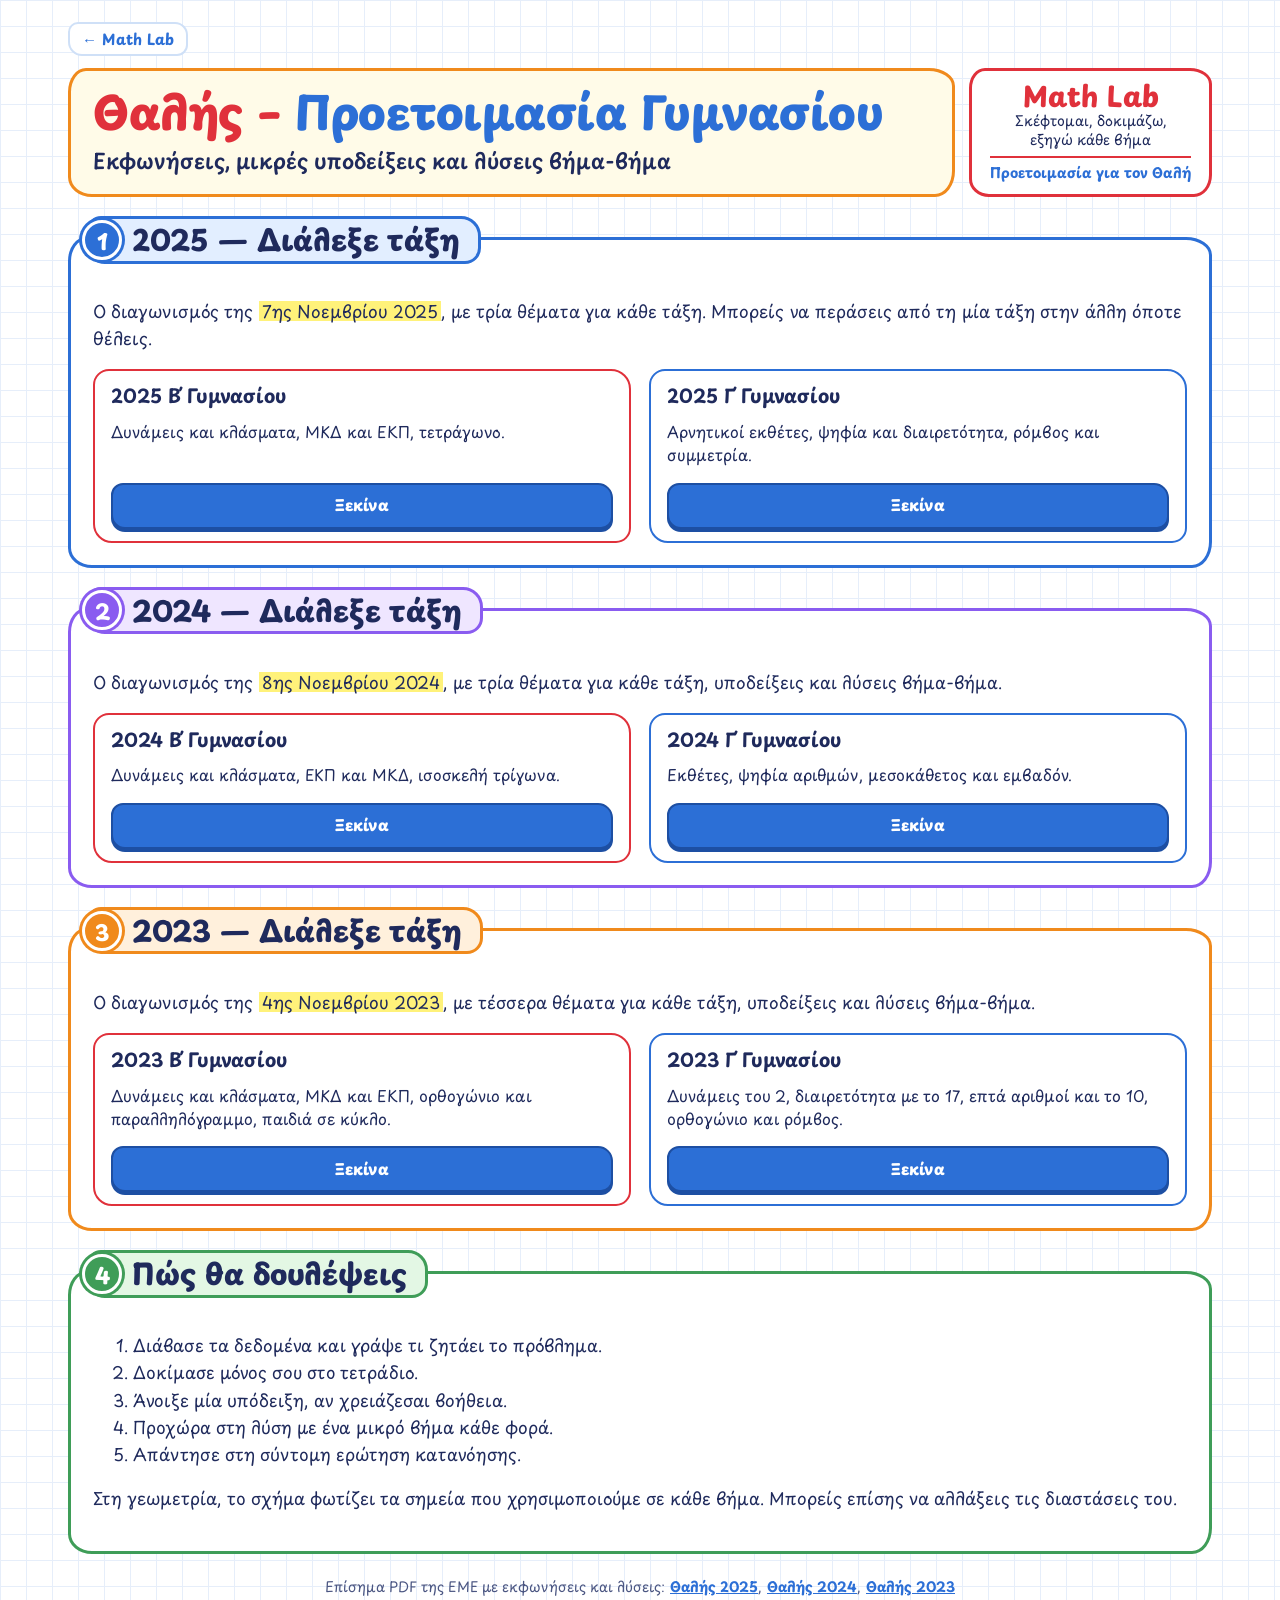
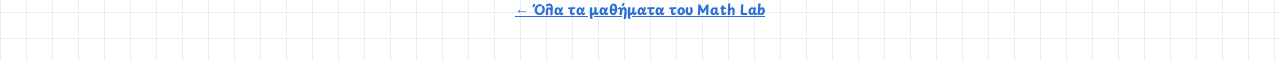
<file: thalis/index.html>
<!doctype html><html lang="el"><head><meta charset="utf-8"><meta name="viewport" content="width=device-width,initial-scale=1"><title>Προετοιμασία Γυμνασίου · Math Lab</title><meta name="description" content="Θαλής 2025, 2024 και 2023: θέματα Γυμνασίου, υποδείξεις και απλές λύσεις βήμα-βήμα."><link rel="preconnect" href="https://fonts.googleapis.com"><link rel="preconnect" href="https://fonts.gstatic.com" crossorigin><link href="https://fonts.googleapis.com/css2?family=Playpen+Sans:wght@400..800&display=swap" rel="stylesheet"><link rel="stylesheet" href="../assets/style.css"><link rel="stylesheet" href="thalis.css?v=2026102202"></head><body><main class="sheet"><nav class="lab-nav"><a href="../">← Math Lab</a></nav><header class="sheet-head"><div class="title-card"><h1><span class="t1">Θαλής –</span> <span class="t2">Προετοιμασία Γυμνασίου</span></h1><p>Εκφωνήσεις, μικρές υποδείξεις και λύσεις βήμα-βήμα</p></div><aside class="brand-card"><strong>Math Lab</strong><span>Σκέφτομαι, δοκιμάζω,<br>εξηγώ κάθε βήμα</span><em>Προετοιμασία για τον Θαλή</em></aside></header><section class="block b-blue" id="year2025"><div class="tab"><span class="num">1</span><h2>2025 — Διάλεξε τάξη</h2></div><p>Ο διαγωνισμός της <span class="hl y">7ης Νοεμβρίου 2025</span>, με τρία θέματα για κάθε τάξη. Μπορείς να περάσεις από τη μία τάξη στην άλλη όποτε θέλεις.</p><div class="thalis-links"><article class="note-card n1"><h3>2025 Β΄ Γυμνασίου</h3><p>Δυνάμεις και κλάσματα, ΜΚΔ και ΕΚΠ, τετράγωνο.</p><a class="btn" href="2025/b.html">Ξεκίνα</a></article><article class="note-card n2"><h3>2025 Γ΄ Γυμνασίου</h3><p>Αρνητικοί εκθέτες, ψηφία και διαιρετότητα, ρόμβος και συμμετρία.</p><a class="btn" href="2025/g.html">Ξεκίνα</a></article></div></section><section class="block b-purple" id="year2024"><div class="tab"><span class="num">2</span><h2>2024 — Διάλεξε τάξη</h2></div><p>Ο διαγωνισμός της <span class="hl y">8ης Νοεμβρίου 2024</span>, με τρία θέματα για κάθε τάξη, υποδείξεις και λύσεις βήμα-βήμα.</p><div class="thalis-links"><article class="note-card n1"><h3>2024 Β΄ Γυμνασίου</h3><p>Δυνάμεις και κλάσματα, ΕΚΠ και ΜΚΔ, ισοσκελή τρίγωνα.</p><a class="btn" href="2024/b.html">Ξεκίνα</a></article><article class="note-card n2"><h3>2024 Γ΄ Γυμνασίου</h3><p>Εκθέτες, ψηφία αριθμών, μεσοκάθετος και εμβαδόν.</p><a class="btn" href="2024/g.html">Ξεκίνα</a></article></div></section><section class="block b-orange" id="year2023"><div class="tab"><span class="num">3</span><h2>2023 — Διάλεξε τάξη</h2></div><p>Ο διαγωνισμός της <span class="hl y">4ης Νοεμβρίου 2023</span>, με τέσσερα θέματα για κάθε τάξη, υποδείξεις και λύσεις βήμα-βήμα.</p><div class="thalis-links"><article class="note-card n1"><h3>2023 Β΄ Γυμνασίου</h3><p>Δυνάμεις και κλάσματα, ΜΚΔ και ΕΚΠ, ορθογώνιο και παραλληλόγραμμο, παιδιά σε κύκλο.</p><a class="btn" href="2023/b.html">Ξεκίνα</a></article><article class="note-card n2"><h3>2023 Γ΄ Γυμνασίου</h3><p>Δυνάμεις του 2, διαιρετότητα με το 17, επτά αριθμοί και το 10, ορθογώνιο και ρόμβος.</p><a class="btn" href="2023/g.html">Ξεκίνα</a></article></div></section><section class="block b-green" id="s2"><div class="tab"><span class="num">4</span><h2>Πώς θα δουλέψεις</h2></div><ol><li>Διάβασε τα δεδομένα και γράψε τι ζητάει το πρόβλημα.</li><li>Δοκίμασε μόνος σου στο τετράδιο.</li><li>Άνοιξε μία υπόδειξη, αν χρειάζεσαι βοήθεια.</li><li>Προχώρα στη λύση με ένα μικρό βήμα κάθε φορά.</li><li>Απάντησε στη σύντομη ερώτηση κατανόησης.</li></ol><p>Στη γεωμετρία, το σχήμα φωτίζει τα σημεία που χρησιμοποιούμε σε κάθε βήμα. Μπορείς επίσης να αλλάξεις τις διαστάσεις του.</p></section><footer>Επίσημα PDF της ΕΜΕ με εκφωνήσεις και λύσεις: <a href="https://hms.gr/wp-content/uploads/2025/11/THEMATA_LYSEIS_THALIS_7_11_2025f.pdf">Θαλής 2025</a>, <a href="https://hms.gr/wp-content/uploads/2025/02/THEMATA_LYSEIS_THALIS_8_11_2024.pdf">Θαλής 2024</a>, <a href="https://hms.gr/wp-content/uploads/2025/07/themata_lyseis_THALH_04_11_2023_final.pdf">Θαλής 2023</a><br><a href="../">←&nbsp;Όλα τα μαθήματα του Math Lab</a></footer></main></body></html>
</file>
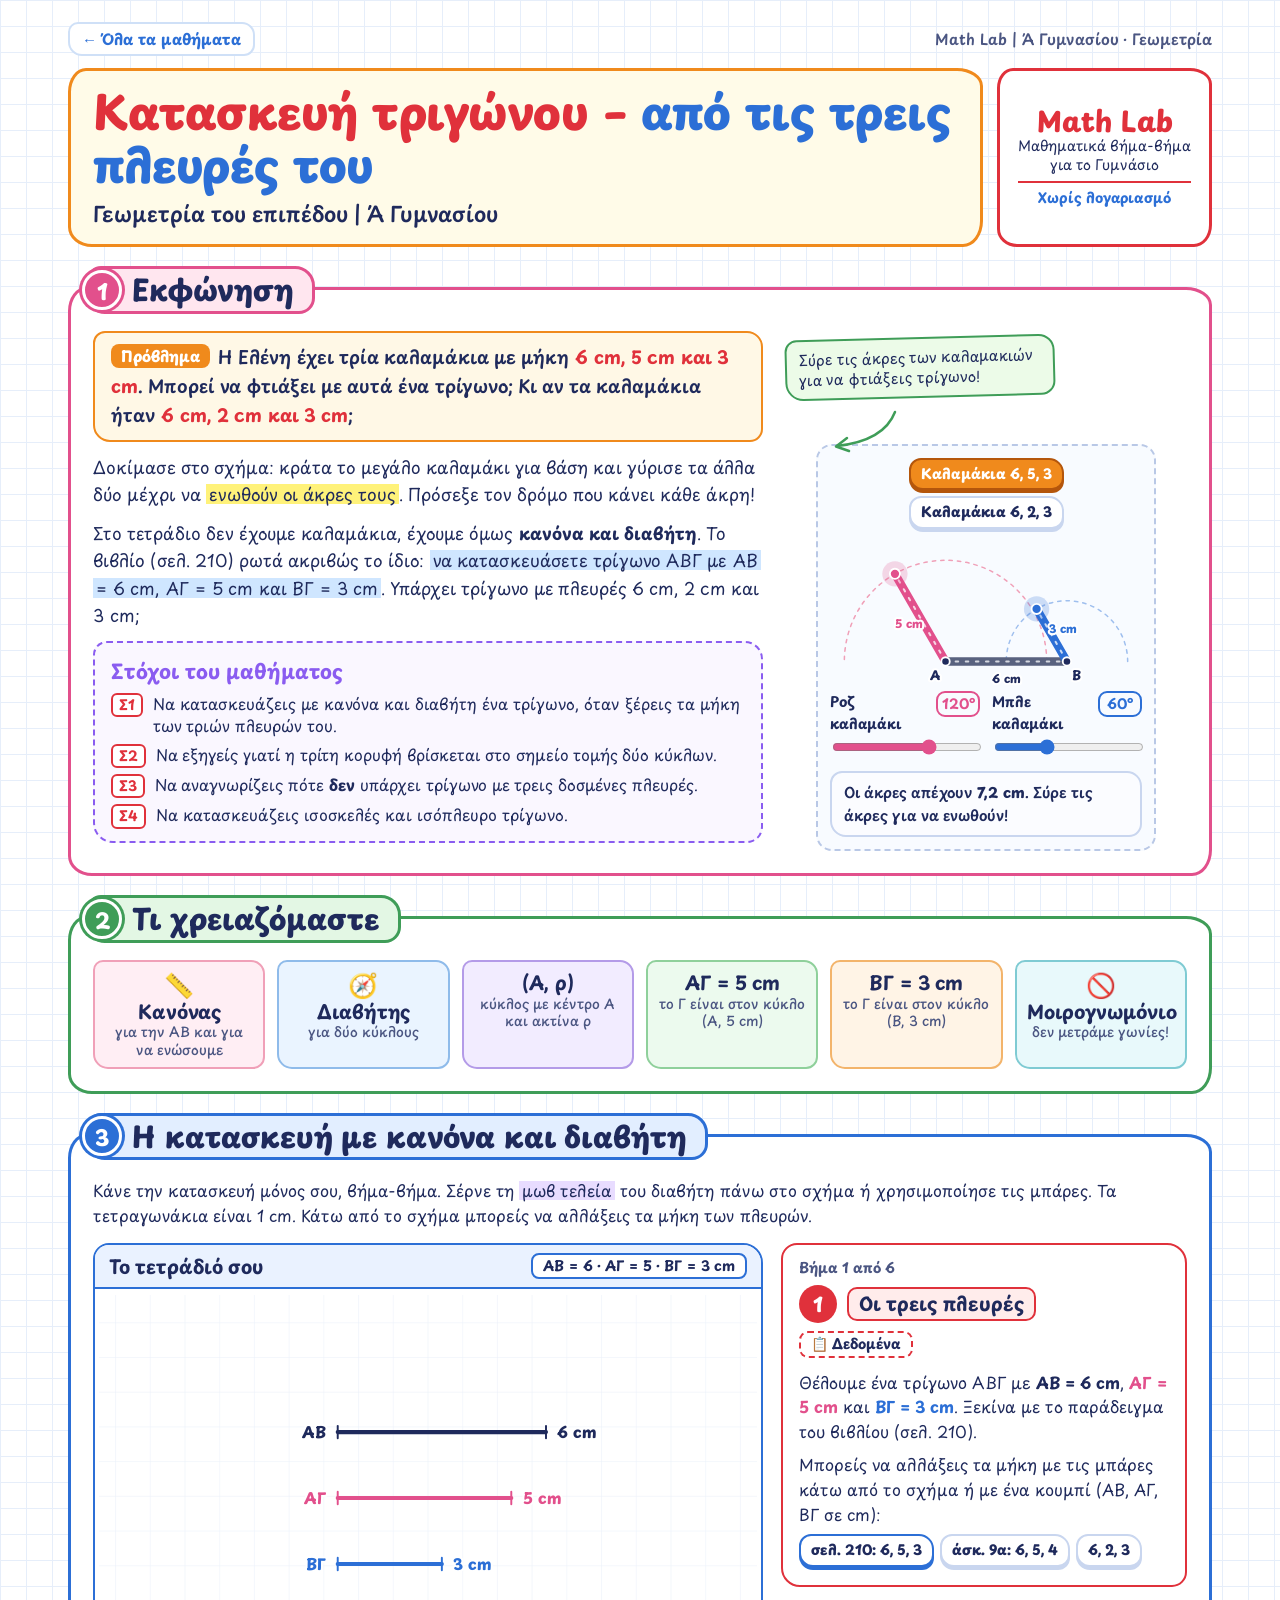
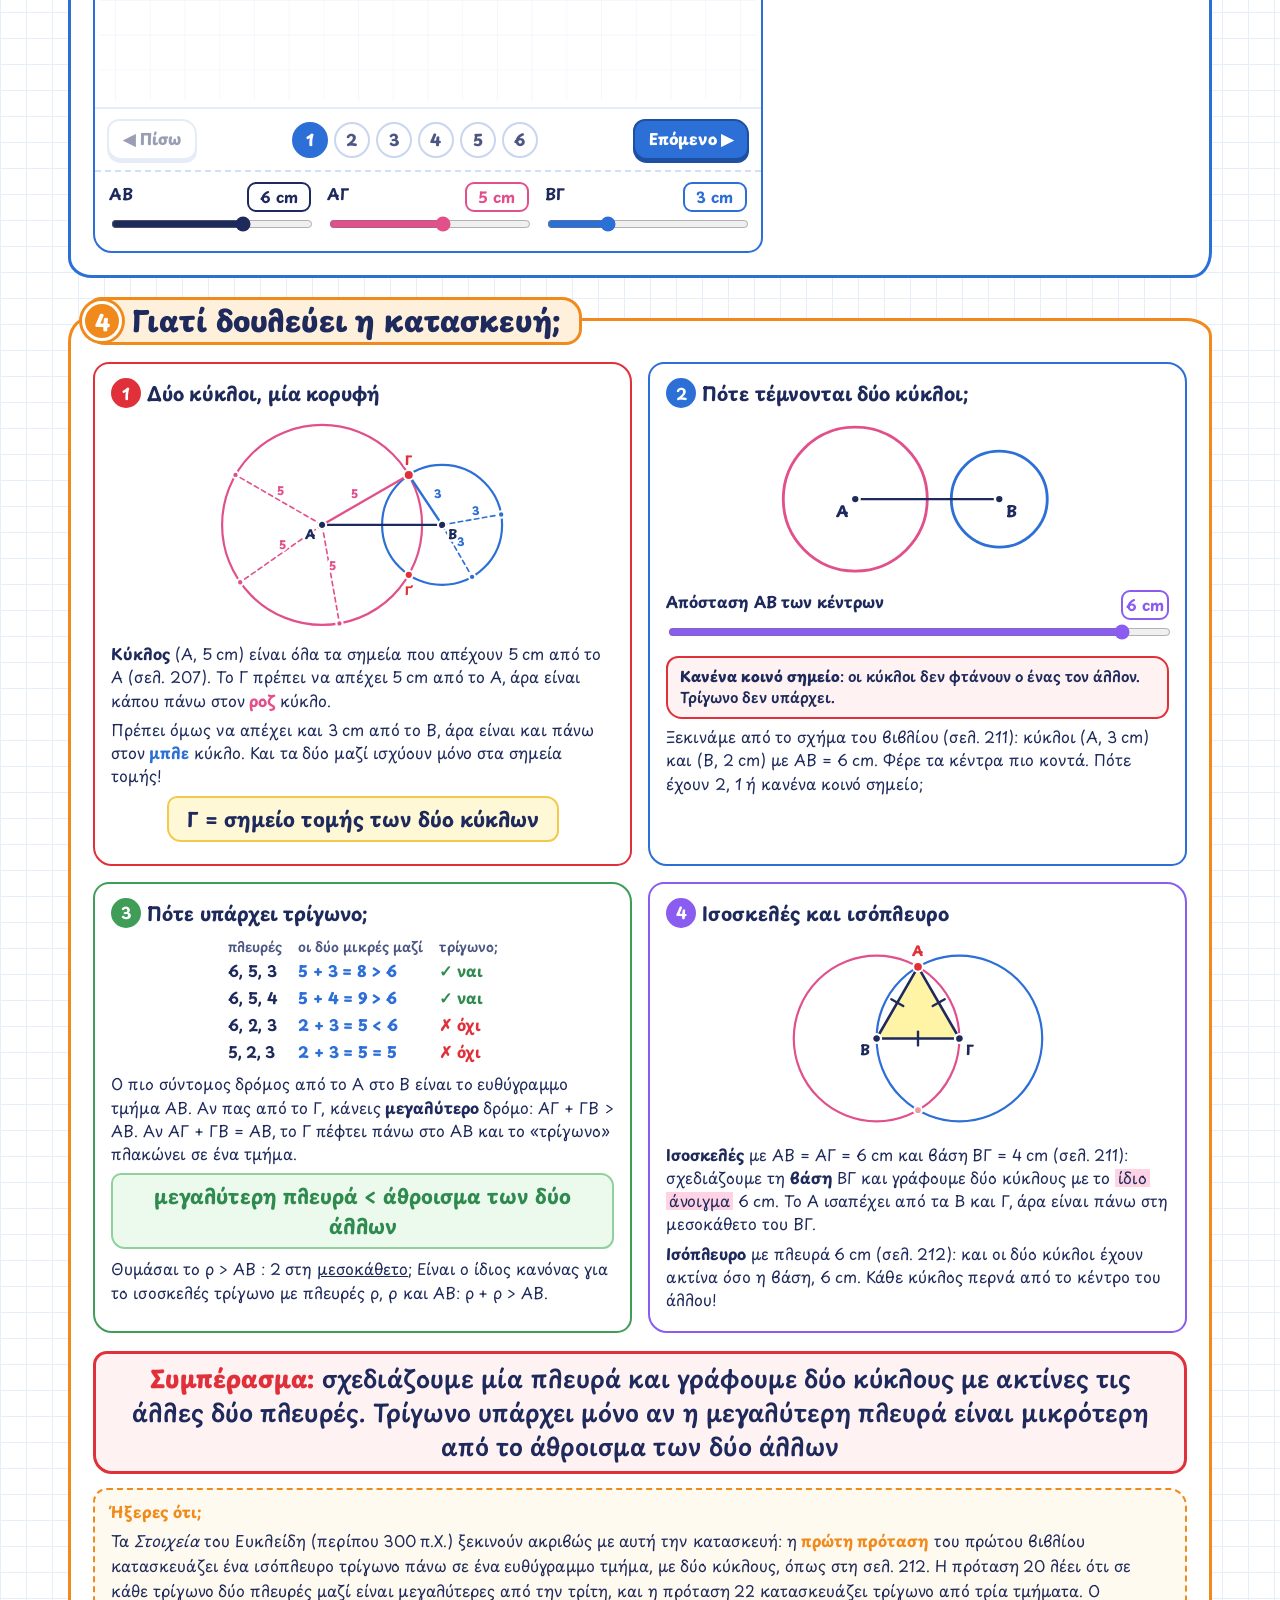
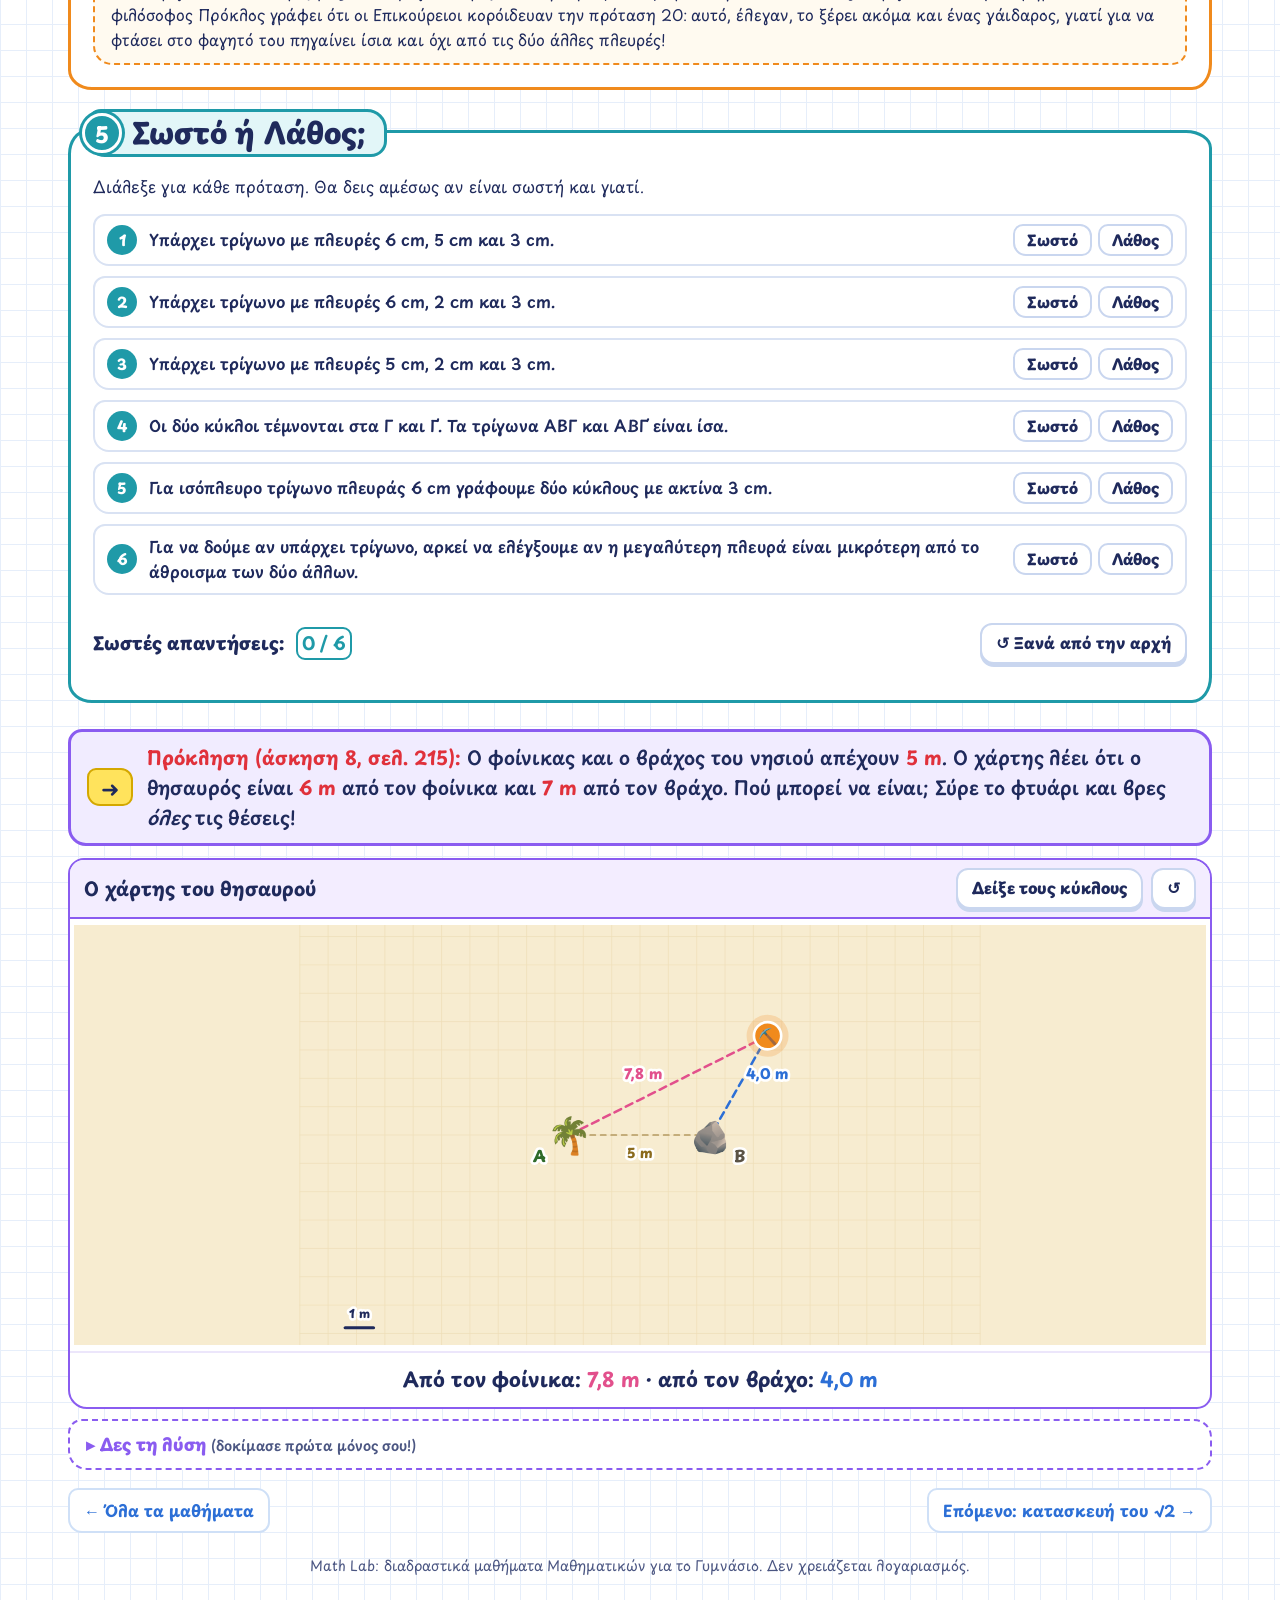
<file: triangle/index.html>
<!doctype html>
<html lang="el"><head><meta charset="utf-8"/><meta name="viewport" content="width=device-width, initial-scale=1"/><title>Κατασκευή τριγώνου · Math Lab</title>
<meta name="description" content="Διαδραστικό μάθημα για την Α΄ Γυμνασίου: κατασκευή τριγώνου από τα μήκη των τριών πλευρών του με κανόνα και διαβήτη, βήμα-βήμα, και πότε δεν υπάρχει τρίγωνο.">
<link rel="preconnect" href="https://fonts.googleapis.com"><link rel="preconnect" href="https://fonts.gstatic.com" crossorigin>
<link href="https://fonts.googleapis.com/css2?family=Playpen+Sans:wght@400..800&display=swap" rel="stylesheet">
<link rel="stylesheet" href="../assets/style.css">
<style>
.emoji{font-family:'Segoe UI Emoji','Apple Color Emoji','Noto Color Emoji',sans-serif}
.plain{background-image:none!important}
.pink{color:var(--pink)}
.btnrow{display:flex;flex-wrap:wrap;gap:8px;margin:8px 0}
.presets{display:flex;flex-wrap:wrap;gap:6px;margin:6px 0 2px}
.presets .btn{padding:3px 10px;font-size:14px}
.presets .btn[aria-pressed="true"]{border-color:var(--blue);box-shadow:0 3px 0 var(--blue)}
.sides{display:grid;grid-template-columns:repeat(3,minmax(0,1fr));gap:6px 16px;padding:10px 14px 12px;border-top:2.5px dashed #cfe0f7}
.sides .range-label strong{min-width:64px}
.s-c .range-label strong{border-color:var(--ink);color:var(--ink)}.s-c input{accent-color:var(--ink)}
.s-b .range-label strong{border-color:var(--pink);color:var(--pink)}.s-b input{accent-color:var(--pink)}
.s-a .range-label strong{border-color:var(--blue);color:var(--blue)}.s-a input{accent-color:var(--blue)}
.success.bad{border-color:var(--red);background:#fff2f3;color:var(--red)}
.sets{display:flex;flex-wrap:wrap;gap:6px;justify-content:center;margin-bottom:6px}
.sets .btn{padding:3px 10px;font-size:14px}
.sets .btn[aria-pressed="true"]{background:var(--orange);border-color:#b4560c;color:#fff;box-shadow:0 3px 0 #b4560c}
.hero-ctl{display:grid;grid-template-columns:repeat(2,minmax(0,1fr));gap:4px 12px;margin-top:4px}
.hero-ctl .range-label{font-size:14px}
.hero-ctl .range-label strong{height:26px;min-width:44px;font-size:14px}
.hero-ctl .h-l strong{border-color:var(--pink);color:var(--pink)}.hero-ctl .h-l input{accent-color:var(--pink)}
.hero-ctl .h-r strong{border-color:var(--blue);color:var(--blue)}.hero-ctl .h-r input{accent-color:var(--blue)}
.table.tri{grid-template-columns:auto auto auto}
@media (max-width:620px){.sides{grid-template-columns:1fr}.hero-ctl{grid-template-columns:1fr}}
</style>
</head>
<body><main class="sheet">
<nav class="lab-nav" aria-label="Math Lab"><a href="../">← Όλα τα μαθήματα</a><span>Math Lab | Α΄ Γυμνασίου · Γεωμετρία</span></nav>

<header class="sheet-head">
  <div class="title-card">
    <h1><span class="t1">Κατασκευή τριγώνου –</span> <span class="t2">από τις τρεις πλευρές του</span></h1>
    <p>Γεωμετρία του επιπέδου | Α΄ Γυμνασίου</p>
  </div>
  <aside class="brand-card" aria-label="Math Lab">
    <strong>Math Lab</strong>
    <span>Μαθηματικά βήμα-βήμα<br>για το Γυμνάσιο</span>
    <em>Χωρίς λογαριασμό</em>
  </aside>
</header>

<!-- 1. Εκφώνηση -->
<section class="block b-pink" aria-labelledby="s1">
  <div class="tab"><span class="num">1</span><h2 id="s1">Εκφώνηση</h2></div>
  <div class="intro">
    <div>
      <p class="task"><span class="lbl">Πρόβλημα</span>Η Ελένη έχει τρία καλαμάκια με μήκη <b class="red">6 cm, 5 cm και 3 cm</b>. Μπορεί να φτιάξει με αυτά ένα τρίγωνο; Κι αν τα καλαμάκια ήταν <b class="red">6 cm, 2 cm και 3 cm</b>;</p>
      <p>Δοκίμασε στο σχήμα: κράτα το μεγάλο καλαμάκι για βάση και γύρισε τα άλλα δύο μέχρι να <span class="hl y">ενωθούν οι άκρες τους</span>. Πρόσεξε τον δρόμο που κάνει κάθε άκρη!</p>
      <p>Στο τετράδιο δεν έχουμε καλαμάκια, έχουμε όμως <strong>κανόνα και διαβήτη</strong>. Το βιβλίο (σελ. 210) ρωτά ακριβώς το ίδιο: <span class="hl b">να κατασκευάσετε τρίγωνο ΑΒΓ με ΑΒ = 6 cm, ΑΓ = 5 cm και ΒΓ = 3 cm</span>. Υπάρχει τρίγωνο με πλευρές 6 cm, 2 cm και 3 cm;</p>
      <div class="goals">
        <h3>Στόχοι του μαθήματος</h3>
        <ol>
          <li><b>Σ1</b><span>Να κατασκευάζεις με κανόνα και διαβήτη ένα τρίγωνο, όταν ξέρεις τα μήκη των τριών πλευρών του.</span></li>
          <li><b>Σ2</b><span>Να εξηγείς γιατί η τρίτη κορυφή βρίσκεται στο σημείο τομής δύο κύκλων.</span></li>
          <li><b>Σ3</b><span>Να αναγνωρίζεις πότε <strong>δεν</strong> υπάρχει τρίγωνο με τρεις δοσμένες πλευρές.</span></li>
          <li><b>Σ4</b><span>Να κατασκευάζεις ισοσκελές και ισόπλευρο τρίγωνο.</span></li>
        </ol>
      </div>
    </div>
    <div class="figure">
      <p class="note">Σύρε τις άκρες των καλαμακιών για να φτιάξεις τρίγωνο!</p>
      <svg class="arrow" viewBox="0 0 90 46" aria-hidden="true"><path d="M70 4 C 60 30, 30 36, 12 38" fill="none" stroke="#3f9d58" stroke-width="2.5" stroke-linecap="round"/><path d="M22 30 L11 38.5 L24 43" fill="none" stroke="#3f9d58" stroke-width="2.5" stroke-linecap="round" stroke-linejoin="round"/></svg>
      <div class="fig-box">
        <div class="sets" role="group" aria-label="Διάλεξε καλαμάκια"><button class="btn ghost" type="button" data-set="0" aria-pressed="true">Καλαμάκια 6, 5, 3</button><button class="btn ghost" type="button" data-set="1" aria-pressed="false">Καλαμάκια 6, 2, 3</button></div>
        <svg id="straws" viewBox="-209 -150 370 180" role="img" aria-label="Τρία καλαμάκια: η βάση των 6 cm και δύο καλαμάκια που γυρίζουν γύρω από τις άκρες της"></svg>
        <div class="hero-ctl">
          <div class="h-l"><div class="range-label"><label for="al">Ροζ καλαμάκι</label><strong id="alText">120°</strong></div><input id="al" type="range" min="0" max="180" value="120"></div>
          <div class="h-r"><div class="range-label"><label for="be">Μπλε καλαμάκι</label><strong id="beText">60°</strong></div><input id="be" type="range" min="0" max="180" value="60"></div>
        </div>
        <p class="result" id="heroMsg" aria-live="polite" style="margin:8px 0 0;font-size:14.5px"></p>
      </div>
    </div>
  </div>
</section>

<!-- 2. Τι χρειαζόμαστε -->
<section class="block b-green" aria-labelledby="s2">
  <div class="tab"><span class="num">2</span><h2 id="s2">Τι χρειαζόμαστε</h2></div>
  <div class="chips">
    <div class="chip c1"><span class="ico" aria-hidden="true">📏</span>Κανόνας<small>για την ΑΒ και για να ενώσουμε</small></div>
    <div class="chip c2"><span class="ico" aria-hidden="true">🧭</span>Διαβήτης<small>για δύο κύκλους</small></div>
    <div class="chip c3">(Α, ρ)<small>κύκλος με κέντρο Α και ακτίνα ρ</small></div>
    <div class="chip c4">ΑΓ = 5 cm<small>το Γ είναι στον κύκλο (Α, 5 cm)</small></div>
    <div class="chip c5">ΒΓ = 3 cm<small>το Γ είναι στον κύκλο (Β, 3 cm)</small></div>
    <div class="chip c6"><span class="ico" aria-hidden="true">🚫</span>Μοιρογνωμόνιο<small>δεν μετράμε γωνίες!</small></div>
  </div>
</section>

<!-- 3. Η κατασκευή -->
<section class="block b-blue" aria-labelledby="s3">
  <div class="tab"><span class="num">3</span><h2 id="s3">Η κατασκευή με κανόνα και διαβήτη</h2></div>
  <p class="lead">Κάνε την κατασκευή μόνος σου, βήμα-βήμα. Σέρνε τη <span class="hl v">μωβ τελεία</span> του διαβήτη πάνω στο σχήμα ή χρησιμοποίησε τις μπάρες. Τα τετραγωνάκια είναι 1 cm. Κάτω από το σχήμα μπορείς να αλλάξεις τα μήκη των πλευρών.</p>
  <div class="cx">
    <div class="stage">
      <div class="stage-head"><h3>Το τετράδιό σου</h3><span class="tag" id="sideTag">ΑΒ = 6 · ΑΓ = 5 · ΒΓ = 3 cm</span></div>
      <div class="stage-fig plain"><svg id="stage" viewBox="-405 -250 810 500" role="img" aria-label="Η κατασκευή του τριγώνου ΑΒΓ"></svg></div>
      <div class="stepbar">
        <button class="btn ghost" id="prev" type="button">◀ Πίσω</button>
        <ol class="dots" aria-label="Βήματα">
          <li><button type="button" data-go="1" aria-label="Βήμα 1">1</button></li>
          <li><button type="button" data-go="2" aria-label="Βήμα 2">2</button></li>
          <li><button type="button" data-go="3" aria-label="Βήμα 3">3</button></li>
          <li><button type="button" data-go="4" aria-label="Βήμα 4">4</button></li>
          <li><button type="button" data-go="5" aria-label="Βήμα 5">5</button></li>
          <li><button type="button" data-go="6" aria-label="Βήμα 6">6</button></li>
        </ol>
        <button class="btn" id="next" type="button">Επόμενο ▶</button>
      </div>
      <div class="sides">
        <div class="s-c"><div class="range-label"><label for="sc">ΑΒ</label><strong id="scText">6 cm</strong></div><input id="sc" type="range" min="4" max="16" value="12"></div>
        <div class="s-b"><div class="range-label"><label for="sb">ΑΓ</label><strong id="sbText">5 cm</strong></div><input id="sb" type="range" min="2" max="16" value="10"></div>
        <div class="s-a"><div class="range-label"><label for="sa">ΒΓ</label><strong id="saText">3 cm</strong></div><input id="sa" type="range" min="2" max="16" value="6"></div>
      </div>
    </div>

    <aside class="step-card" id="card" aria-live="polite">
      <p class="step-count" id="stepCount">Βήμα 1 από 6</p>
      <div class="step-head"><span class="letter" id="stepNum">1</span><h3 id="stepTitle">Οι τρεις πλευρές</h3></div>
      <span class="tool" id="stepTool">📋 Δεδομένα</span>

      <div class="step-text" data-step="1" data-title="Οι τρεις πλευρές" data-tool="📋 Δεδομένα">
        <p>Θέλουμε ένα τρίγωνο ΑΒΓ με <b>ΑΒ = <span data-side="c">6</span> cm</b>, <b class="pink">ΑΓ = <span data-side="b">5</span> cm</b> και <b class="blue">ΒΓ = <span data-side="a">3</span> cm</b>. Ξεκίνα με το παράδειγμα του βιβλίου (σελ. 210).</p>
        <p>Μπορείς να αλλάξεις τα μήκη με τις μπάρες κάτω από το σχήμα ή με ένα κουμπί (ΑΒ, ΑΓ, ΒΓ σε cm):</p>
        <div class="presets">
          <button class="btn ghost" type="button" data-sides="6,5,3">σελ. 210: 6, 5, 3</button>
          <button class="btn ghost" type="button" data-sides="6,5,4">άσκ. 9α: 6, 5, 4</button>
          <button class="btn ghost" type="button" data-sides="6,2,3">6, 2, 3</button>
        </div>
      </div>
      <div class="step-text" data-step="2" data-title="Σχεδιάζουμε την ΑΒ" data-tool="📏 Κανόνας" hidden>
        <p>Με τον κανόνα σχεδιάζουμε <strong>μία</strong> από τις πλευρές, π.χ. την <b>ΑΒ = <span data-side="c">6</span> cm</b>. Τα άκρα της Α και Β είναι δύο κορυφές του τριγώνου.</p>
        <p class="ask">Πού είναι η τρίτη κορυφή Γ; Ξέρουμε μόνο ότι απέχει <b class="pink"><span data-side="b">5</span> cm από το Α</b> και <b class="blue"><span data-side="a">3</span> cm από το Β</b>.</p>
      </div>
      <div class="step-text" data-step="3" data-title="Ο κύκλος με κέντρο Α" data-tool="🧭 Διαβήτης" hidden>
        <p>Ανοίγουμε τον διαβήτη <b class="pink"><span data-side="b">5</span> cm</b> (όσο η ΑΓ), βάζουμε τη μύτη στο <b>Α</b> και γράφουμε τον κύκλο <span class="hl p">(Α, <span data-side="b">5</span> cm)</span>.</p>
        <div class="compass-ctl">
          <div class="range-label"><label for="sw1">Γύρισε τον διαβήτη</label><strong id="sw1Text">0%</strong></div>
          <input id="sw1" type="range" min="0" max="100" value="0">
          <div><button class="btn violet" id="auto1" type="button">▶ Γύρισέ τον αυτόματα</button></div>
          <div class="success" id="done1">✓ Κάθε σημείο του ροζ κύκλου απέχει <span data-side="b">5</span> cm από το Α. Το Γ είναι κάπου πάνω του!</div>
        </div>
      </div>
      <div class="step-text" data-step="4" data-title="Ο κύκλος με κέντρο Β" data-tool="🧭 Διαβήτης" hidden>
        <p>Ανοίγουμε τον διαβήτη <b class="blue"><span data-side="a">3</span> cm</b> (όσο η ΒΓ), βάζουμε τη μύτη στο <b>Β</b> και γράφουμε τον κύκλο <span class="hl b">(Β, <span data-side="a">3</span> cm)</span>.</p>
        <div class="compass-ctl">
          <div class="range-label"><label for="sw2">Γύρισε τον διαβήτη</label><strong id="sw2Text">0%</strong></div>
          <input id="sw2" type="range" min="0" max="100" value="0">
          <div><button class="btn violet" id="auto2" type="button">▶ Γύρισέ τον αυτόματα</button></div>
          <div class="success" id="done2">✓ Οι δύο κύκλοι τέμνονται σε δύο σημεία!</div>
          <div class="success bad" id="fail2">⚠ Οι δύο κύκλοι δεν τέμνονται σε δύο σημεία. Δες γιατί στο επόμενο βήμα.</div>
        </div>
      </div>
      <div class="step-text" data-step="5" data-title="Η κορυφή Γ" data-tool="✏️ Μολύβι" hidden>
        <div id="s5ok">
          <p>Οι δύο κύκλοι τέμνονται σε <strong>δύο</strong> σημεία. Ονομάζουμε <b class="red">Γ</b> το ένα από αυτά (σελ. 211).</p>
          <p>Το Γ είναι πάνω και στους δύο κύκλους, άρα:</p>
          <div class="fbox"><span class="pink">ΑΓ = <span data-side="b">5</span> cm</span> και <span class="blue">ΒΓ = <span data-side="a">3</span> cm</span></div>
          <p>Το άλλο σημείο τομής, το <b>Γ΄</b>, δίνει ένα <strong>ίσο</strong> τρίγωνο ΑΒΓ΄, συμμετρικό του ΑΒΓ ως προς την ΑΒ.</p>
        </div>
        <div id="s5no" hidden>
          <p class="ask" style="border-color:var(--red);background:#fff2f3" id="s5why"></p>
          <p>Άλλαξε τα μήκη κάτω από το σχήμα ή γύρνα στο βήμα 1.</p>
          <p><button class="btn ghost" id="back1" type="button">◀ Στο βήμα 1</button></p>
        </div>
      </div>
      <div class="step-text" data-step="6" data-title="Το τρίγωνο ΑΒΓ" data-tool="📏 Κανόνας" hidden>
        <p>Με τον κανόνα ενώνουμε το <b class="red">Γ</b> με το Α και με το Β. Το τρίγωνο ΑΒΓ είναι το ζητούμενο!</p>
        <p class="result miss" id="s6msg"></p>
        <p style="margin-bottom:0"><strong>Δοκίμασε κι άλλα</strong> (ΑΒ, ΑΓ, ΒΓ σε cm):</p>
        <div class="presets">
          <button class="btn ghost" type="button" data-sides="6,6,4">ισοσκελές 6, 6, 4</button>
          <button class="btn ghost" type="button" data-sides="6,6,6">ισόπλευρο 6, 6, 6</button>
          <button class="btn ghost" type="button" data-sides="5,4,3">5, 4, 3</button>
          <button class="btn ghost" type="button" data-sides="5,2,3">άσκ. 9β: 5, 2, 3</button>
          <button class="btn ghost" type="button" data-sides="6,2,3">6, 2, 3</button>
        </div>
      </div>
    </aside>
  </div>
</section>

<!-- 4. Γιατί δουλεύει -->
<section class="block b-orange" aria-labelledby="s4">
  <div class="tab"><span class="num">4</span><h2 id="s4">Γιατί δουλεύει η κατασκευή;</h2></div>
  <div class="math-grid">
    <article class="math-item m1"><h3><span class="q">1</span>Δύο κύκλοι, μία κορυφή</h3>
      <svg class="fig" id="whyFig" viewBox="-130 -125 300 250" role="img" aria-label="Ο ροζ κύκλος με κέντρο Α και ακτίνα 5 και ο μπλε κύκλος με κέντρο Β και ακτίνα 3. Όλες οι ροζ ακτίνες είναι 5 cm και όλες οι μπλε 3 cm. Το Γ είναι σε σημείο τομής." style="max-width:300px"></svg>
      <p><strong>Κύκλος</strong> (Α, 5 cm) είναι όλα τα σημεία που απέχουν 5 cm από το Α (σελ. 207). Το Γ πρέπει να απέχει 5 cm από το Α, άρα είναι κάπου πάνω στον <span class="pink"><b>ροζ</b></span> κύκλο.</p>
      <p>Πρέπει όμως να απέχει και 3 cm από το Β, άρα είναι και πάνω στον <span class="blue"><b>μπλε</b></span> κύκλο. Και τα δύο μαζί ισχύουν μόνο στα σημεία τομής!</p>
      <div class="fbox">Γ = σημείο τομής των δύο κύκλων</div>
    </article>
    <article class="math-item m2"><h3><span class="q">2</span>Πότε τέμνονται δύο κύκλοι;</h3>
      <svg class="fig" id="circFig" viewBox="-80 -78 275 156" role="img" aria-label="Δύο κύκλοι με ακτίνες 3 cm και 2 cm. Αλλάζεις την απόσταση των κέντρων τους." style="max-width:300px"></svg>
      <div class="range-label" style="margin-top:4px"><label for="dAB">Απόσταση ΑΒ των κέντρων</label><strong id="dABText">6 cm</strong></div>
      <input id="dAB" type="range" min="1" max="13" value="12">
      <p class="result" id="circMsg" aria-live="polite" style="margin:8px 0 4px;font-size:14.5px"></p>
      <p>Ξεκινάμε από το σχήμα του βιβλίου (σελ. 211): κύκλοι (Α, 3 cm) και (Β, 2 cm) με ΑΒ = 6 cm. Φέρε τα κέντρα πιο κοντά. Πότε έχουν 2, 1 ή κανένα κοινό σημείο;</p>
    </article>
    <article class="math-item m3"><h3><span class="q">3</span>Πότε υπάρχει τρίγωνο;</h3>
      <div class="table tri">
        <span class="th">πλευρές</span><span class="th">οι δύο μικρές μαζί</span><span class="th">τρίγωνο;</span>
        <span>6, 5, 3</span><span>5 + 3 = 8 &gt; 6</span><span class="lt">✓ ναι</span>
        <span>6, 5, 4</span><span>5 + 4 = 9 &gt; 6</span><span class="lt">✓ ναι</span>
        <span>6, 2, 3</span><span>2 + 3 = 5 &lt; 6</span><span class="gt">✗ όχι</span>
        <span>5, 2, 3</span><span>2 + 3 = 5 = 5</span><span class="gt">✗ όχι</span>
      </div>
      <p>Ο πιο σύντομος δρόμος από το Α στο Β είναι το ευθύγραμμο τμήμα ΑΒ. Αν πας από το Γ, κάνεις <strong>μεγαλύτερο</strong> δρόμο: ΑΓ + ΓΒ &gt; ΑΒ. Αν ΑΓ + ΓΒ = ΑΒ, το Γ πέφτει πάνω στο ΑΒ και το «τρίγωνο» πλακώνει σε ένα τμήμα.</p>
      <div class="fbox green">μεγαλύτερη πλευρά &lt; άθροισμα των δύο άλλων</div>
      <p>Θυμάσαι το ρ &gt; ΑΒ : 2 στη <a href="../perpendicular-bisector/">μεσοκάθετο</a>; Είναι ο ίδιος κανόνας για το ισοσκελές τρίγωνο με πλευρές ρ, ρ και ΑΒ: ρ + ρ &gt; ΑΒ.</p>
    </article>
    <article class="math-item m4"><h3><span class="q">4</span>Ισοσκελές και ισόπλευρο</h3>
      <svg class="fig" id="eqFig" viewBox="-110 -150 340 190" role="img" aria-label="Ισόπλευρο τρίγωνο: δύο κύκλοι με ακτίνα όσο το ΒΓ, ο καθένας περνά από το κέντρο του άλλου." style="max-width:280px"></svg>
      <p><strong>Ισοσκελές</strong> με ΑΒ = ΑΓ = 6 cm και βάση ΒΓ = 4 cm (σελ. 211): σχεδιάζουμε τη <b>βάση</b> ΒΓ και γράφουμε δύο κύκλους με το <span class="hl p">ίδιο άνοιγμα</span> 6 cm. Το Α ισαπέχει από τα Β και Γ, άρα είναι πάνω στη μεσοκάθετο του ΒΓ.</p>
      <p><strong>Ισόπλευρο</strong> με πλευρά 6 cm (σελ. 212): και οι δύο κύκλοι έχουν ακτίνα όσο η βάση, 6 cm. Κάθε κύκλος περνά από το κέντρο του άλλου!</p>
    </article>
  </div>
  <div class="answer">Συμπέρασμα: <span>σχεδιάζουμε μία πλευρά και γράφουμε δύο κύκλους με ακτίνες τις άλλες δύο πλευρές. Τρίγωνο υπάρχει μόνο αν η μεγαλύτερη πλευρά είναι μικρότερη από το άθροισμα των δύο άλλων</span></div>
  <div class="did-you-know"><strong>Ήξερες ότι;</strong><p>Τα <em>Στοιχεία</em> του Ευκλείδη (περίπου 300 π.Χ.) ξεκινούν ακριβώς με αυτή την κατασκευή: η <strong>πρώτη πρόταση</strong> του πρώτου βιβλίου κατασκευάζει ένα ισόπλευρο τρίγωνο πάνω σε ένα ευθύγραμμο τμήμα, με δύο κύκλους, όπως στη σελ. 212. Η πρόταση 20 λέει ότι σε κάθε τρίγωνο δύο πλευρές μαζί είναι μεγαλύτερες από την τρίτη, και η πρόταση 22 κατασκευάζει τρίγωνο από τρία τμήματα. Ο φιλόσοφος Πρόκλος γράφει ότι οι Επικούρειοι κορόιδευαν την πρόταση 20: αυτό, έλεγαν, το ξέρει ακόμα και ένας γάιδαρος, γιατί για να φτάσει στο φαγητό του πηγαίνει ίσια και όχι από τις δύο άλλες πλευρές!</p></div>
</section>

<!-- 5. Σωστό ή Λάθος -->
<section class="block b-teal" aria-labelledby="s5">
  <div class="tab"><span class="num">5</span><h2 id="s5">Σωστό ή Λάθος;</h2></div>
  <p class="lead">Διάλεξε για κάθε πρόταση. Θα δεις αμέσως αν είναι σωστή και γιατί.</p>
  <ol class="quiz">
    <li class="q-item" data-answer="Σ"><span class="n">1</span><span class="stmt">Υπάρχει τρίγωνο με πλευρές 6 cm, 5 cm και 3 cm.</span><span class="opts"><button type="button" data-v="Σ">Σωστό</button><button type="button" data-v="Λ">Λάθος</button></span><p class="fb"><b></b> 5 + 3 = 8, που είναι μεγαλύτερο από 6. Οι δύο κύκλοι τέμνονται.</p></li>
    <li class="q-item" data-answer="Λ"><span class="n">2</span><span class="stmt">Υπάρχει τρίγωνο με πλευρές 6 cm, 2 cm και 3 cm.</span><span class="opts"><button type="button" data-v="Σ">Σωστό</button><button type="button" data-v="Λ">Λάθος</button></span><p class="fb"><b></b> 2 + 3 = 5, μικρότερο από 6: οι κύκλοι δεν τέμνονται (σελ. 211).</p></li>
    <li class="q-item" data-answer="Λ"><span class="n">3</span><span class="stmt">Υπάρχει τρίγωνο με πλευρές 5 cm, 2 cm και 3 cm.</span><span class="opts"><button type="button" data-v="Σ">Σωστό</button><button type="button" data-v="Λ">Λάθος</button></span><p class="fb"><b></b> 2 + 3 = 5: οι κύκλοι μόλις ακουμπούν πάνω στην ΑΒ και το «τρίγωνο» πλακώνει σε ένα τμήμα.</p></li>
    <li class="q-item" data-answer="Σ"><span class="n">4</span><span class="stmt">Οι δύο κύκλοι τέμνονται στα Γ και Γ΄. Τα τρίγωνα ΑΒΓ και ΑΒΓ΄ είναι ίσα.</span><span class="opts"><button type="button" data-v="Σ">Σωστό</button><button type="button" data-v="Λ">Λάθος</button></span><p class="fb"><b></b> Έχουν τις ίδιες πλευρές και είναι συμμετρικά ως προς την ΑΒ.</p></li>
    <li class="q-item" data-answer="Λ"><span class="n">5</span><span class="stmt">Για ισόπλευρο τρίγωνο πλευράς 6 cm γράφουμε δύο κύκλους με ακτίνα 3 cm.</span><span class="opts"><button type="button" data-v="Σ">Σωστό</button><button type="button" data-v="Λ">Λάθος</button></span><p class="fb"><b></b> Η ακτίνα είναι όσο η πλευρά, 6 cm. Με 3 cm οι κύκλοι μόλις ακουμπούν στο μέσο της βάσης.</p></li>
    <li class="q-item" data-answer="Σ"><span class="n">6</span><span class="stmt">Για να δούμε αν υπάρχει τρίγωνο, αρκεί να ελέγξουμε αν η μεγαλύτερη πλευρά είναι μικρότερη από το άθροισμα των δύο άλλων.</span><span class="opts"><button type="button" data-v="Σ">Σωστό</button><button type="button" data-v="Λ">Λάθος</button></span><p class="fb"><b></b> Για τις μικρότερες πλευρές ο έλεγχος ισχύει πάντα, γιατί η μεγαλύτερη πλευρά μόνη της τις ξεπερνά.</p></li>
  </ol>
  <div class="quiz-foot"><p class="score" role="status">Σωστές απαντήσεις: <b id="score">0 / 6</b></p><button class="btn ghost" id="quizReset" type="button">↺ Ξανά από την αρχή</button></div>
</section>

<!-- Πρόκληση -->
<div class="next"><span class="go" aria-hidden="true">➜</span><p><b>Πρόκληση (άσκηση 8, σελ. 215):</b> Ο φοίνικας και ο βράχος του νησιού απέχουν <b>5 m</b>. Ο χάρτης λέει ότι ο θησαυρός είναι <b>6 m</b> από τον φοίνικα και <b>7 m</b> από τον βράχο. Πού μπορεί να είναι; Σύρε το φτυάρι και βρες <em>όλες</em> τις θέσεις!</p></div>
<div class="mini">
  <div class="mini-head"><h3>Ο χάρτης του θησαυρού</h3><div class="btnrow" style="margin:0"><button class="btn ghost" id="mpShow" type="button">Δείξε τους κύκλους</button><button class="btn ghost" id="mpReset" type="button">↺</button></div></div>
  <div class="stage-fig plain"><svg id="map" viewBox="-300 -200 600 400" role="img" aria-label="Χάρτης με έναν φοίνικα και έναν βράχο που απέχουν 5 m, και ένα φτυάρι που μετακινείς"></svg></div>
  <p class="readout" id="mpMsg" aria-live="polite"></p>
</div>
<details class="solution"><summary>Δες τη λύση <small>(δοκίμασε πρώτα μόνος σου!)</small></summary>
<div class="sol-body">
<p><strong>Ιδέα:</strong> τα σημεία που απέχουν 6 m από τον φοίνικα Α είναι ο κύκλος (Α, 6 m). Τα σημεία που απέχουν 7 m από τον βράχο Β είναι ο κύκλος (Β, 7 m). Ο θησαυρός είναι πάνω και στους δύο κύκλους.</p>
<p><strong>Τέμνονται;</strong> Η μεγαλύτερη απόσταση είναι 7 m και οι δύο άλλες μαζί κάνουν 5 + 6 = 11 m.</p>
<div class="fbox">7 &lt; 5 + 6</div>
<p>Άρα οι κύκλοι τέμνονται σε <strong>δύο</strong> σημεία, ένα από κάθε πλευρά της ευθείας ΑΒ. Κάθε σημείο είναι η τρίτη κορυφή ενός τριγώνου με πλευρές 5 m, 6 m και 7 m. Στο τετράδιο κάνεις την ίδια κατασκευή με ΑΒ = 5 cm και κύκλους (Α, 6 cm) και (Β, 7 cm).</p>
<p class="final">Απάντηση: σε δύο θέσεις, στα σημεία τομής των κύκλων (Α, 6 m) και (Β, 7 m)</p>
<p>Κι αν ο θησαυρός απείχε 2 m από τον φοίνικα και 2 m από τον βράχο; Τότε 2 + 2 = 4 &lt; 5, οι κύκλοι δεν τέμνονται και ο χάρτης είναι ψεύτικος!</p>
</div></details>

<nav class="lab-pager" aria-label="Άλλα μαθήματα"><a href="../">← Όλα τα μαθήματα</a><a href="../sqrt2/">Επόμενο: κατασκευή του √2 →</a></nav>
<footer>Math Lab: διαδραστικά μαθήματα Μαθηματικών για το Γυμνάσιο. Δεν χρειάζεται λογαριασμός.</footer>
</main>
<script src="../assets/lesson.js"></script>
<script>
(() => {
'use strict';
const { fmt, animate, stop, ease } = MathLab;
const $ = s => document.querySelector(s), $$ = s => [...document.querySelectorAll(s)];
const C = { ink: '#1f2a5c', muted: '#4b5682', blue: '#2c6fd6', red: '#e0313b', green: '#2f8a4e', purple: '#8a5cf0', pink: '#e2508c', orange: '#f08a1c', gray: '#59627f', grid: '#e8eef8', amber: '#b4560c' };
const TAU = Math.PI * 2, DEG = Math.PI / 180, EPS = 1e-6;
const f2 = v => v.toFixed(2);
const clamp = (x, a, b) => Math.min(b, Math.max(a, x));
const dist = (p, q) => Math.hypot(p[0] - q[0], p[1] - q[1]);
const num = v => (Math.abs(v - Math.round(v)) < 1e-9 ? String(Math.round(v)) : fmt(v, 1));   // 6 ή 2,5
const cm = v => num(v) + ' cm';
const dir = a => [Math.cos(a), Math.sin(a)];
const add = (p, q, k = 1) => [p[0] + k * q[0], p[1] + k * q[1]];
const mid = (p, q) => [(p[0] + q[0]) / 2, (p[1] + q[1]) / 2];

/* «Μολύβι» για SVG: μαθηματικές συντεταγμένες (ο y προς τα πάνω), U pixel ανά μονάδα. */
function pen(U, fs, g) {
  const X = x => f2(x * U), Y = y => f2(-y * U);
  return {
    U, fs, g, X, Y,
    line: (a, b, col, w, extra = '') => `<line x1="${X(a[0])}" y1="${Y(a[1])}" x2="${X(b[0])}" y2="${Y(b[1])}" stroke="${col}" stroke-width="${f2(w * g)}" stroke-linecap="round" ${extra}/>`,
    dot: (p, col, r = 6) => `<circle cx="${X(p[0])}" cy="${Y(p[1])}" r="${f2(r * g)}" fill="${col}" stroke="#fff" stroke-width="${f2(2.2 * g)}"/>`,
    text: (p, s, o = {}) => `<text x="${f2(p[0] * U + (o.dx || 0))}" y="${f2(-p[1] * U + (o.dy || 0))}" font-size="${f2((o.size || 1) * fs)}" font-weight="${o.w || 800}" fill="${o.col || C.ink}" text-anchor="${o.anchor || 'middle'}" stroke="#fff" stroke-width="${f2(5 * g)}" stroke-linejoin="round" paint-order="stroke"${o.op != null ? ` opacity="${f2(o.op)}"` : ''}>${s}</text>`,
    grip: (p, name, r = 26) => `<circle data-grip="${name}" class="grip" cx="${X(p[0])}" cy="${Y(p[1])}" r="${f2(r * g)}" fill="transparent"/>`,
    // τόξο κύκλου με κέντρο c και ακτίνα r, από τη γωνία a0 κατά da (ακτίνια, αριστερόστροφα)· ολόκληρος κύκλος για da = 2π
    arc: (c, r, a0, da, col, w = 3, extra = '') => {
      if (da <= 0.001) return '';
      if (da >= TAU - 0.001) return `<circle cx="${X(c[0])}" cy="${Y(c[1])}" r="${f2(r * U)}" fill="none" stroke="${col}" stroke-width="${f2(w * g)}" ${extra}/>`;
      const R = f2(r * U), p0 = add(c, dir(a0), r), p1 = add(c, dir(a0 + da), r);
      return `<path d="M${X(p0[0])} ${Y(p0[1])}A${R} ${R} 0 ${da > Math.PI ? 1 : 0} 0 ${X(p1[0])} ${Y(p1[1])}" fill="none" stroke="${col}" stroke-width="${f2(w * g)}" stroke-linecap="round" ${extra}/>`;
    },
    // σημάδι ίσων τμημάτων στο μέσο του ab (n γραμμούλες)
    tick: (a, b, n, col) => {
      const m = mid(a, b), d = dist(a, b), v = [(b[0] - a[0]) / d, (b[1] - a[1]) / d], u = [-v[1], v[0]], s = 7 / U, gap = 5 / U;
      let o = '';
      for (let i = 0; i < n; i++) { const c = add(m, v, (i - (n - 1) / 2) * gap); o += `<line x1="${X(c[0] - u[0] * s)}" y1="${Y(c[1] - u[1] * s)}" x2="${X(c[0] + u[0] * s)}" y2="${Y(c[1] + u[1] * s)}" stroke="${col}" stroke-width="${f2(2.4 * g)}" stroke-linecap="round"/>`; }
      return o;
    }
  };
}
function compass(P, c, r, phi, active) {
  const d = dir(phi), n = [-d[1], d[0]], tip = add(c, d, r);
  const H = add(add(c, d, r / 2), n, 0.42 * r), Hh = add(H, n, 0.5);
  let s = `<g opacity="0.85">${P.line(c, H, C.gray, 5)}${P.line(H, tip, C.gray, 5)}${P.line(H, Hh, C.gray, 8)}<circle cx="${P.X(H[0])}" cy="${P.Y(H[1])}" r="${f2(8 * P.g)}" fill="${C.orange}" stroke="#fff" stroke-width="${f2(2 * P.g)}"/></g>`;
  if (active) s += `<circle class="halo" cx="${P.X(tip[0])}" cy="${P.Y(tip[1])}" r="${f2(17 * P.g)}" fill="${C.purple}" opacity="0.2"/>`;
  s += `<circle cx="${P.X(tip[0])}" cy="${P.Y(tip[1])}" r="${f2(9.5 * P.g)}" fill="${C.purple}" stroke="#fff" stroke-width="${f2(3 * P.g)}"/>`;
  return { s, tip };
}
// καλαμάκι: χοντρή γραμμή με λευκές ρίγες
const straw = (P, p, q, col) => P.line(p, q, col, 10) + P.line(p, q, '#fff', 2.4, `stroke-dasharray="${f2(3 * P.g)} ${f2(9 * P.g)}" opacity="0.75"`);

/* ---------- 1. Τα καλαμάκια ---------- */
{
  const svg = $('#straws'), U = 24, A = [-3, 0], B = [3, 0], SETS = [[5, 3], [2, 3]];
  const H = { set: 0, al: 120, be: 60 };
  let joined = false;
  const tips = () => { const [L1, L2] = SETS[H.set]; return [add(A, dir(H.al * DEG), L1), add(B, [-Math.cos(H.be * DEG), Math.sin(H.be * DEG)], L2)]; };
  function snap() {
    const [L1, L2] = SETS[H.set], [T1, T2] = tips();
    joined = false;
    if (L1 + L2 > 6 + EPS && dist(T1, T2) < 0.35) {
      H.al = Math.acos((L1 * L1 + 36 - L2 * L2) / (12 * L1)) / DEG;
      H.be = Math.acos((L2 * L2 + 36 - L1 * L1) / (12 * L2)) / DEG;
      joined = true;
    }
  }
  function draw() {
    const P = pen(U, 15, 1), [L1, L2] = SETS[H.set], [T1, T2] = tips();
    let s = P.arc(A, L1, 0, Math.PI, '#f0a0b8', 1.8, 'stroke-dasharray="4 6"') + P.arc(B, L2, 0, Math.PI, '#9fbfee', 1.8, 'stroke-dasharray="4 6"');
    if (joined) s += `<polygon points="${[A, B, T1].map(p => P.X(p[0]) + ',' + P.Y(p[1])).join(' ')}" fill="#fff3a6"/>`;
    s += straw(P, A, B, C.gray) + straw(P, A, T1, C.pink) + straw(P, B, T2, C.blue);
    // μήκη
    s += P.text(mid(A, B), '6 cm', { dy: 26, size: 0.9 });
    const lab = (p, q, L, col, side) => { const m = mid(p, q), d = dist(p, q), n = [-(q[1] - p[1]) / d * side, (q[0] - p[0]) / d * side]; return P.text(add(m, n, 0.62), L + ' cm', { dy: 5, col, size: 0.9 }); };
    s += lab(A, T1, L1, C.pink, 1) + lab(B, T2, L2, C.blue, -1);
    s += P.dot(A, C.ink, 5) + P.dot(B, C.ink, 5) + P.text(A, 'Α', { dx: -6, dy: 22, anchor: 'end' }) + P.text(B, 'Β', { dx: 6, dy: 22, anchor: 'start' });
    if (joined) s += P.dot(T1, C.red, 6) + P.text(T1, 'Γ', { dy: -14, col: C.red });
    else for (const [T, name, col] of [[T1, 'T1', C.pink], [T2, 'T2', C.blue]]) s += `<circle class="halo" cx="${P.X(T[0])}" cy="${P.Y(T[1])}" r="15" fill="${col}" opacity="0.22"/>` + P.dot(T, col, 6) + P.grip(T, name, 22);
    svg.innerHTML = s;
    $('#al').value = Math.round(H.al); $('#be').value = Math.round(H.be);
    $('#alText').textContent = Math.round(H.al) + '°'; $('#beText').textContent = Math.round(H.be) + '°';
    const m = $('#heroMsg'), d = dist(T1, T2);
    if (joined) { m.className = 'result miss'; m.innerHTML = `✓ Οι άκρες ενώθηκαν: έφτιαξες τρίγωνο με πλευρές <b>6, ${L1} και ${L2} cm</b>!`; }
    else if (L1 + L2 < 6 && d < 1.25) { m.className = 'result hit'; m.innerHTML = `Πιο κοντά δεν γίνεται! Ακόμα και ξαπλωμένα πάνω στη βάση, τα καλαμάκια κάνουν ${L1} + ${L2} = ${L1 + L2} cm και <b>λείπει 1 cm</b>.`; }
    else { m.className = 'result'; m.innerHTML = `Οι άκρες απέχουν <b>${fmt(d, 1)} cm</b>. Σύρε τις άκρες για να ενωθούν!`; }
  }
  const setAng = (key, v) => { H[key] = clamp(v, 0, 180); snap(); draw(); };
  $('#al').addEventListener('input', e => setAng('al', +e.target.value));
  $('#be').addEventListener('input', e => setAng('be', +e.target.value));
  $$('.sets .btn').forEach(b => b.addEventListener('click', () => {
    H.set = +b.dataset.set; H.al = 120; H.be = 60; joined = false;
    $$('.sets .btn').forEach(x => x.setAttribute('aria-pressed', String(x === b)));
    draw();
  }));
  let drag = null;
  svg.addEventListener('pointerdown', e => { const n = e.target.dataset && e.target.dataset.grip; if (n) { drag = n; svg.setPointerCapture(e.pointerId); e.preventDefault(); } });
  svg.addEventListener('pointermove', e => {
    if (!drag) return; const m = svg.getScreenCTM(); if (!m) return;
    const p = new DOMPoint(e.clientX, e.clientY).matrixTransform(m.inverse()), x = p.x / U, y = -p.y / U;
    const ang = drag === 'T1' ? Math.atan2(y - A[1], x - A[0]) / DEG : Math.atan2(y - B[1], B[0] - x) / DEG;
    setAng(drag === 'T1' ? 'al' : 'be', ang < 0 ? (ang < -90 ? 180 : 0) : ang);
  });
  const end = () => { drag = null; };
  svg.addEventListener('pointerup', end); svg.addEventListener('pointercancel', end);
  draw();
}

/* ---------- 3. Η κατασκευή βήμα-βήμα ---------- */
const st = $('#stage'), card = $('#card'), texts = $$('.step-text'), dots = $$('.dots button');
const VW = 810, VH = 500;
const S = { step: 1, p: 1, a: 3, b: 5, c: 6, s1: 0, s2: 0, lockU: null, view: null };
const COLORS = [['#e0313b', '#ffeceb'], ['#1f2a5c', '#eef1f8'], ['#e2508c', '#ffeaf2'], ['#2c6fd6', '#eaf2ff'], ['#f08a1c', '#fff2df'], ['#3f9d58', '#e9f8ec']];
const NAMES = { a: 'ΒΓ', b: 'ΑΓ', c: 'ΑΒ' };

function geo() {
  const { a, b, c } = S, A = [0, 0], B = [c, 0];
  const x = (b * b - a * a + c * c) / (2 * c), y = Math.sqrt(Math.max(0, b * b - x * x));
  const keys = ['c', 'b', 'a'].sort((p, q) => S[q] - S[p]), big = keys[0], small = ['c', 'b', 'a'].filter(k => k !== big);   // σειρά ΑΒ, ΑΓ, ΒΓ
  const diff = S[small[0]] + S[small[1]] - S[big];
  const tri = diff > EPS, touch = Math.abs(diff) <= EPS;
  const G = [x, tri ? y : 0], G2 = [x, -y];
  const phiB = Math.atan2(G[1], G[0] - c);             // πού «περνά» ο κύκλος του Β από το Γ
  // το κενό ανάμεσα στους κύκλους πάνω στην ευθεία ΑΒ (όταν δεν τέμνονται)
  let gap = null;
  if (!tri && !touch) {
    if (big === 'c') gap = [b, c - a];
    else if (big === 'b') gap = [c + a, b];
    else gap = [c - a, -b];
  }
  return { A, B, G, G2, tri, touch, big, small, diff, phiB, gap };
}
// Ο λόγος που δεν υπάρχει τρίγωνο, με τα δικά του νούμερα
function why(Q) {
  const L = Q.big, [p, q] = Q.small, sum = S[p] + S[q];
  const expr = `${NAMES[p]} + ${NAMES[q]} = ${num(S[p])} + ${num(S[q])} = ${cm(sum)}`;
  if (Q.touch) return `⚠ Οι κύκλοι μόλις <strong>ακουμπούν</strong> σε ένα σημείο, πάνω στην ευθεία ΑΒ: ${expr}, όσο ακριβώς η ${NAMES[L]}. Το «τρίγωνο» πλακώνει σε ένα ευθύγραμμο τμήμα, άρα <strong>δεν υπάρχει τρίγωνο</strong>.`;
  const miss = S[L] - sum;
  return `⚠ Οι κύκλοι <strong>δεν τέμνονται</strong>! ${expr}, που είναι <b>μικρότερο</b> από ${NAMES[L]} = ${cm(S[L])}. ${Math.abs(miss - 1) < EPS ? 'Λείπει' : 'Λείπουν'} ${cm(miss)}, άρα <strong>δεν υπάρχει τρίγωνο</strong>.`;
}
const sweeps = Q => ({ s1: { c: Q.A, r: S.b, a0: 0, da: TAU }, s2: { c: Q.B, r: S.a, a0: 0, da: TAU } });
function geom() {
  const w = st.clientWidth || 720, VWc = w < 520 ? 560 : VW, px = VWc / w;
  const fs = Math.max(19, 14 * px), g = Math.max(1, px / 1.3);
  if (S.lockU) return { VW: VWc, U: S.lockU, cx: S.view[0], cy: S.view[1], fs, g };
  const { a, b, c } = S, R = Math.max(a, b);
  const x0 = Math.min(-b, c - a, 0) - 0.8, x1 = Math.max(b, c + a, c) + 0.8, y0 = -R - 0.9, y1 = R + 0.8;
  const U = Math.min(VWc / (x1 - x0), VH / (y1 - y0));
  return { VW: VWc, U, cx: (x0 + x1) / 2, cy: (y0 + y1) / 2, fs, g };
}

function draw() {
  const G = geom(), P = pen(G.U, G.fs, G.g), g = G.g, Q = geo(), W = sweeps(Q);
  st.setAttribute('viewBox', [G.cx * G.U - G.VW / 2, -G.cy * G.U - VH / 2, G.VW, VH].map(f2).join(' '));
  S.view = [G.cx, G.cy];
  const s = S.step, e = ease(S.p), k = n => s > n ? 1 : s === n ? e : 0;
  let o = '';
  // πλέγμα εκατοστών
  const gx0 = Math.floor(G.cx - G.VW / 2 / G.U), gx1 = Math.ceil(G.cx + G.VW / 2 / G.U), gy0 = Math.floor(G.cy - VH / 2 / G.U), gy1 = Math.ceil(G.cy + VH / 2 / G.U);
  for (let x = gx0; x <= gx1; x++) o += P.line([x, gy0], [x, gy1], C.grid, 0.6 / g);
  for (let y = gy0; y <= gy1; y++) o += P.line([gx0, y], [gx1, y], C.grid, 0.6 / g);

  // Βήμα 1: τα τρία δοσμένα τμήματα
  if (s === 1) {
    const L = Math.max(S.a, S.b, S.c), x0 = G.cx - L / 2 + 0.4, rows = [['c', 'ΑΒ', C.ink, 1.9], ['b', 'ΑΓ', C.pink, 0], ['a', 'ΒΓ', C.blue, -1.9]];
    for (const [key, name, col, dy] of rows) {
      const y = G.cy + dy, p0 = [x0, y], p1 = [x0 + S[key] * e, y];
      o += P.line(p0, p1, col, 5) + P.line([x0, y - 0.18], [x0, y + 0.18], col, 2.4) + (e > 0.98 ? P.line([p1[0], y - 0.18], [p1[0], y + 0.18], col, 2.4) : '');
      o += P.text(p0, name, { dx: -14 * g, dy: 7 * g, anchor: 'end', col }) + P.text(p1, cm(S[key]), { dx: 14 * g, dy: 7 * g, anchor: 'start', col, op: e });
    }
  }
  // οι δύο κύκλοι
  const f1 = s >= 4 ? 1 : s === 3 ? S.s1 : 0, fB = s >= 5 ? 1 : s === 4 ? S.s2 : 0;
  o += P.arc(W.s1.c, W.s1.r, W.s1.a0, W.s1.da * f1, C.pink) + P.arc(W.s2.c, W.s2.r, W.s2.a0, W.s2.da * fB, C.blue);
  const narrow = (st.clientWidth || 720) < 520;            // στο κινητό κρύβουμε τις ετικέτες των κύκλων
  if (f1 >= 1 && s <= 5 && !narrow) o += P.text(add(Q.A, dir(125 * DEG), S.b), `(Α, ${cm(S.b)})`, { dx: -8 * g, dy: -8 * g, anchor: 'end', col: C.pink, size: 0.85 });
  if (fB >= 1 && s <= 5 && !narrow) o += P.text(add(Q.B, dir(55 * DEG), S.a), `(Β, ${cm(S.a)})`, { dx: 8 * g, dy: -8 * g, anchor: 'start', col: C.blue, size: 0.85 });
  const both = s >= 5 || (s === 4 && S.s2 >= 1);
  // όταν δεν υπάρχει τρίγωνο: το κενό ή το σημείο επαφής
  if (both && Q.gap) {
    const [u0, u1] = Q.gap, y = 0.45, mx = (u0 + u1) / 2, miss = Math.abs(u1 - u0);
    o += P.line([u0, 0], [u1, 0], C.red, 6) + P.line([u0, y], [u1, y], C.red, 2) + P.line([u0, y - 0.15], [u0, y + 0.15], C.red, 2) + P.line([u1, y - 0.15], [u1, y + 0.15], C.red, 2);
    o += P.text([mx, y], (Math.abs(miss - 1) < EPS ? 'λείπει ' : 'λείπουν ') + cm(miss), { dy: -10 * g, col: C.red, size: 0.9 });
  }
  if (both && Q.touch) o += `<circle class="halo" cx="${P.X(Q.G[0])}" cy="${P.Y(Q.G[1])}" r="${f2(16 * g)}" fill="${C.red}" opacity="0.22"/>` + P.dot(Q.G, C.red, 6.5) + P.text(Q.G, 'Γ;', { dy: -16 * g, col: C.red });
  // Βήμα 6: το τρίγωνο
  if (s >= 6 && Q.tri) {
    const t = k(6), pA = add(Q.A, [Q.G[0] - Q.A[0], Q.G[1] - Q.A[1]], t), pB = add(Q.B, [Q.G[0] - Q.B[0], Q.G[1] - Q.B[1]], t);
    o += `<polygon points="${[Q.A, Q.B, Q.G].map(p => P.X(p[0]) + ',' + P.Y(p[1])).join(' ')}" fill="#fff3a6" opacity="${f2(0.85 * t)}"/>`;
    o += `<g opacity="0.35">${P.line(Q.A, Q.G2, C.pink, 2.2, `stroke-dasharray="${f2(6 * g)} ${f2(5 * g)}"`)}${P.line(Q.B, Q.G2, C.blue, 2.2, `stroke-dasharray="${f2(6 * g)} ${f2(5 * g)}"`)}</g>`;
    o += P.line(Q.A, pA, C.pink, 4) + P.line(Q.B, pB, C.blue, 4);
    if (t > 0.9) {
      const cen = [(Q.A[0] + Q.B[0] + Q.G[0]) / 3, (Q.A[1] + Q.B[1] + Q.G[1]) / 3];
      const lab = (p, q, txt, col) => { const m = mid(p, q), v = [m[0] - cen[0], m[1] - cen[1]], l = Math.hypot(...v) || 1; return P.text(add(m, v, 22 / G.U / l), txt, { dy: 7 * g, col, size: 0.85 }); };
      o += lab(Q.A, Q.G, cm(S.b), C.pink) + lab(Q.B, Q.G, cm(S.a), C.blue);
      // ίσες πλευρές
      const eq = (u, v) => Math.abs(S[u] - S[v]) < EPS, seg = { a: [Q.B, Q.G, C.blue], b: [Q.A, Q.G, C.pink], c: [Q.A, Q.B, C.ink] };
      const marked = new Set();
      for (const [u, v] of [['a', 'b'], ['b', 'c'], ['a', 'c']]) if (eq(u, v)) { marked.add(u); marked.add(v); }
      for (const key of marked) o += P.tick(seg[key][0], seg[key][1], 1, seg[key][2]);
      // ορθή γωνία
      const right = (V, p, q) => { const u = [p[0] - V[0], p[1] - V[1]], v = [q[0] - V[0], q[1] - V[1]], lu = Math.hypot(...u), lv = Math.hypot(...v); if (Math.abs((u[0] * v[0] + u[1] * v[1]) / (lu * lv)) > 1e-9) return ''; const r = 14 / G.U, a1 = add(V, u, r / lu), a2 = add(V, v, r / lv), c2 = add(a1, v, r / lv); return `<path d="M${P.X(a1[0])} ${P.Y(a1[1])}L${P.X(c2[0])} ${P.Y(c2[1])}L${P.X(a2[0])} ${P.Y(a2[1])}" fill="none" stroke="${C.ink}" stroke-width="${f2(1.8 * g)}"/>`; };
      o += right(Q.A, Q.B, Q.G) + right(Q.B, Q.A, Q.G) + right(Q.G, Q.A, Q.B);
    }
  }
  // Βήμα 5: οι ακτίνες προς το Γ
  if (s === 5 && Q.tri) {
    const op = k(5);
    o += `<g opacity="${f2(op)}">` + P.line(Q.A, Q.G, C.pink, 2.4, `stroke-dasharray="${f2(7 * g)} ${f2(5 * g)}"`) + P.line(Q.B, Q.G, C.blue, 2.4, `stroke-dasharray="${f2(7 * g)} ${f2(5 * g)}"`) + '</g>';
    const cen = [(Q.A[0] + Q.B[0] + Q.G[0]) / 3, (Q.A[1] + Q.B[1] + Q.G[1]) / 3];
    for (const [p, txt, col] of [[Q.A, cm(S.b), C.pink], [Q.B, cm(S.a), C.blue]]) { const m = mid(p, Q.G), v = [m[0] - cen[0], m[1] - cen[1]], l = Math.hypot(...v) || 1; o += P.text(add(m, v, 22 / G.U / l), txt, { dy: 7 * g, col, size: 0.85, op }); }
  }
  // η πλευρά ΑΒ (βήμα 2 με χάρακα)
  if (s >= 2) {
    const end = [S.c * k(2), 0];
    if (s === 2) {
      const r0 = -0.3, r1 = S.c + 0.3, y0 = -0.12, y1 = -0.95;
      o += `<rect x="${P.X(r0)}" y="${P.Y(y0)}" width="${f2((r1 - r0) * G.U)}" height="${f2((y0 - y1) * G.U)}" rx="${f2(4 * g)}" fill="#fff6d1" stroke="#d9b54a" stroke-width="${f2(1.5 * g)}" opacity="0.95"/>`;
      for (let i = 0; i <= Math.floor(S.c + EPS); i++) o += P.line([i, y0], [i, y0 - 0.32], '#a8862a', 1.6) + P.text([i, y0 - 0.32], i, { dy: 15 * g, col: '#8a6a1c', size: 0.62, w: 700 });
    }
    o += P.line(Q.A, end, C.ink, 4.4);
  }
  // ο διαβήτης
  let grip = '';
  if (s === 3 || s === 4) {
    const key = 's' + (s - 2), w = W[key], f = S[key], phi = w.a0 + w.da * f;
    const cp = compass(P, w.c, w.r, phi, f < 1);
    o += cp.s; grip = P.grip(cp.tip, key, 28);
  }
  // σημεία
  if (s >= 2) {
    o += P.dot(Q.A, C.ink, 6.5) + P.text(Q.A, 'Α', { dx: -12 * g, dy: 24 * g, anchor: 'end' });
    if (s > 2 || e > 0.98) o += P.dot(Q.B, C.ink, 6.5) + P.text(Q.B, 'Β', { dx: 12 * g, dy: 24 * g, anchor: 'start' });
  }
  if (Q.tri) {
    const ang = W.s2.da * S.s2, showG = s >= 5 || (s === 4 && ang >= Q.phiB), showG2 = s >= 5 || (s === 4 && ang >= TAU - Q.phiB);
    if (s === 5) o += `<circle class="halo" cx="${P.X(Q.G[0])}" cy="${P.Y(Q.G[1])}" r="${f2(16 * g)}" fill="${C.red}" opacity="0.22"/>`;
    if (showG2) o += P.dot(Q.G2, s >= 6 ? '#f29aa0' : C.red, 6) + P.text(Q.G2, 'Γ΄', { dy: 30 * g, col: s >= 6 ? '#e57b83' : C.red, size: 0.95 });
    if (showG) o += P.dot(Q.G, C.red, 7) + P.text(Q.G, 'Γ', { dy: -16 * g, col: C.red, size: 1.1 });
  }
  st.innerHTML = o + grip;
  $('#sideTag').textContent = `ΑΒ = ${num(S.c)} · ΑΓ = ${num(S.b)} · ΒΓ = ${num(S.a)} cm`;
}

/* Κάρτα και κουμπιά */
const pct = f => Math.round(f * 100) + '%';
function kind() {
  const { a, b, c } = S, e = (u, v) => Math.abs(u - v) < EPS;
  const sides = e(a, b) && e(b, c) ? 'ισόπλευρο' : e(a, b) || e(b, c) || e(a, c) ? 'ισοσκελές' : 'σκαληνό';
  const cA = (b * b + c * c - a * a) / (2 * b * c), cB = (a * a + c * c - b * b) / (2 * a * c), cG = (a * a + b * b - c * c) / (2 * a * b);
  const minCos = Math.min(cA, cB, cG), angles = Math.abs(minCos) < 1e-9 ? 'ορθογώνιο' : minCos < 0 ? 'αμβλυγώνιο' : 'οξυγώνιο';
  const d = x => Math.round(Math.acos(clamp(x, -1, 1)) / DEG) + '°';
  return `✓ Τρίγωνο <b>${sides}</b> και <b>${angles}</b>. Αν μετρήσεις με το μοιρογνωμόνιο, θα βρεις γωνίες περίπου: Α ≈ ${d(cA)}, Β ≈ ${d(cB)}, Γ ≈ ${d(cG)}.`;
}
function syncUI() {
  for (const n of [1, 2]) { $('#sw' + n).value = Math.round(S['s' + n] * 100); $('#sw' + n + 'Text').textContent = pct(S['s' + n]); }
  for (const key of ['a', 'b', 'c']) { $('#s' + key).value = Math.round(S[key] * 2); $('#s' + key + 'Text').textContent = cm(S[key]); }
  $$('[data-side]').forEach(el => { el.textContent = num(S[el.dataset.side]); });
  const Q = geo();
  $('#done1').classList.toggle('show', S.s1 >= 1);
  $('#done2').classList.toggle('show', S.s2 >= 1 && Q.tri); $('#fail2').classList.toggle('show', S.s2 >= 1 && !Q.tri);
  $('#s5ok').hidden = !Q.tri; $('#s5no').hidden = Q.tri; $('#s5why').innerHTML = Q.tri ? '' : why(Q);
  if (S.step === 5) $('#next').disabled = !Q.tri;
  const m = $('#s6msg');
  if (Q.tri) { m.className = 'result miss'; m.innerHTML = kind(); } else { m.className = 'result hit'; m.innerHTML = why(Q); }
  const cur = [S.c, S.b, S.a].map(num).join(',');
  $$('.presets .btn').forEach(b => b.setAttribute('aria-pressed', String(b.dataset.sides === cur)));
}
function setSweep(key, f) { S[key] = f >= 0.985 ? 1 : clamp(f, 0, 1); syncUI(); draw(); }
function setSide(key, v) { v = Math.round(clamp(v, key === 'c' ? 2 : 1, 8) * 2) / 2; if (v === S[key]) return; S[key] = v; syncUI(); draw(); }
function showCard() {
  const n = S.step, el = texts[n - 1];
  texts.forEach(t => { t.hidden = t !== el; });
  $('#stepTitle').textContent = el.dataset.title; $('#stepTool').textContent = el.dataset.tool;
  $('#stepNum').textContent = n; $('#stepCount').textContent = 'Βήμα ' + n + ' από 6';
  card.style.setProperty('--sc', COLORS[n - 1][0]); card.style.setProperty('--sh', COLORS[n - 1][1]);
  dots.forEach((b, i) => { b.classList.toggle('done', i + 1 < n); if (i + 1 === n) b.setAttribute('aria-current', 'step'); else b.removeAttribute('aria-current'); });
  $('#prev').disabled = n === 1; $('#next').disabled = false;
  $('#next').textContent = n === 6 ? '↺ Από την αρχή' : 'Επόμενο ▶';
  syncUI();
}
function goTo(n) {
  n = clamp(n, 1, 6);
  if (n >= 4 && S.s1 < 1) S.s1 = 1;            // αν προσπεράσει έναν κύκλο, τον ολοκληρώνουμε
  if (n >= 5 && S.s2 < 1) S.s2 = 1;
  S.step = n; S.p = 0; showCard();
  animate(t => { S.p = t; draw(); }, 900);
}
$('#prev').addEventListener('click', () => goTo(S.step - 1));
$('#next').addEventListener('click', () => { if (S.step === 6) { S.s1 = S.s2 = 0; goTo(1); } else goTo(S.step + 1); });
$('#back1').addEventListener('click', () => goTo(1));
dots.forEach(b => b.addEventListener('click', () => goTo(+b.dataset.go)));
$('.cx').addEventListener('keydown', e => {
  if (e.target.matches('input')) return;
  if (e.key === 'ArrowRight' && !$('#next').disabled && S.step < 6) { goTo(S.step + 1); e.preventDefault(); }
  if (e.key === 'ArrowLeft') { goTo(S.step - 1); e.preventDefault(); }
});
const live = fn => e => { stop(); S.p = 1; fn(+e.target.value); };
for (const key of ['a', 'b', 'c']) $('#s' + key).addEventListener('input', live(v => setSide(key, v / 2)));
for (const n of [1, 2]) {
  $('#sw' + n).addEventListener('input', live(v => setSweep('s' + n, v / 100)));
  $('#auto' + n).addEventListener('click', () => { S.p = 1; const key = 's' + n, f0 = S[key] >= 1 ? 0 : S[key]; animate(t => setSweep(key, f0 + (1 - f0) * ease(t)), 2400 * (1 - f0) + 200); });
}
$$('.presets .btn').forEach(b => b.addEventListener('click', () => {
  const [c, bb, a] = b.dataset.sides.split(',').map(Number);
  Object.assign(S, { a, b: bb, c }); syncUI();
  if (S.step === 6) { S.p = 0; animate(t => { S.p = t; draw(); }, 900); } else { S.p = 1; draw(); }
}));

// Σύρσιμο του διαβήτη πάνω στο σχήμα
let drag = null, unwrapped = 0;
const toMath = e => { const m = st.getScreenCTM(); if (!m) return null; const p = new DOMPoint(e.clientX, e.clientY).matrixTransform(m.inverse()), U = geom().U; return [p.x / U, -p.y / U]; };
st.addEventListener('pointerdown', e => {
  const name = e.target.dataset ? e.target.dataset.grip : null; if (!name) return;
  drag = name; stop(); S.p = 1; const G0 = geom(); S.lockU = G0.U; S.view = [G0.cx, G0.cy];
  unwrapped = S[name] * TAU;
  st.setPointerCapture(e.pointerId); e.preventDefault();
});
st.addEventListener('pointermove', e => {
  if (!drag) return; const pt = toMath(e); if (!pt) return;
  const w = sweeps(geo())[drag], a = Math.atan2(pt[1] - w.c[1], pt[0] - w.c[0]) - w.a0;
  let delta = a - (unwrapped % TAU); while (delta > Math.PI) delta -= TAU; while (delta <= -Math.PI) delta += TAU;
  unwrapped = clamp(unwrapped + delta, 0, w.da);
  setSweep(drag, unwrapped / w.da);
});
const endDrag = () => { if (drag) { drag = null; S.lockU = null; draw(); } };
st.addEventListener('pointerup', endDrag); st.addEventListener('pointercancel', endDrag);

/* ---------- 4α. Δύο κύκλοι, μία κορυφή ---------- */
{
  const U = 22, P = pen(U, 14, 1), A = [0, 0], B = [6, 0], x = (25 - 9 + 36) / 12, G = [x, Math.sqrt(25 - x * x)], G2 = [x, -G[1]];
  let s = P.arc(A, 5, 0, TAU, C.pink, 2.4) + P.arc(B, 3, 0, TAU, C.blue, 2.4);
  for (const a of [150, 215, 280]) { const q = add(A, dir(a * DEG), 5); s += P.line(A, q, C.pink, 1.8, 'stroke-dasharray="5 4"') + P.dot(q, C.pink, 3.5) + P.text(mid(A, q), '5', { dx: 2, dy: -5, col: C.pink, size: 0.9 }); }
  for (const a of [10, 300]) { const q = add(B, dir(a * DEG), 3); s += P.line(B, q, C.blue, 1.8, 'stroke-dasharray="5 4"') + P.dot(q, C.blue, 3.5) + P.text(mid(B, q), '3', { dx: 4, dy: -5, col: C.blue, size: 0.9 }); }
  s += P.line(A, B, C.ink, 2.6) + P.line(A, G, C.pink, 2.6) + P.line(B, G, C.blue, 2.6);
  s += P.text(mid(A, G), '5', { dx: -8, dy: -2, anchor: 'end', col: C.pink, size: 0.9 }) + P.text(mid(B, G), '3', { dx: 9, dy: -2, anchor: 'start', col: C.blue, size: 0.9 });
  s += P.dot(A, C.ink, 4.5) + P.dot(B, C.ink, 4.5) + P.dot(G, C.red, 5.5) + P.dot(G2, C.red, 4.5);
  s += P.text(A, 'Α', { dx: -7, dy: 16, anchor: 'end' }) + P.text(B, 'Β', { dx: 7, dy: 16, anchor: 'start' }) + P.text(G, 'Γ', { dy: -11, col: C.red }) + P.text(G2, 'Γ΄', { dy: 22, col: C.red, size: 0.9 });
  $('#whyFig').setAttribute('viewBox', '-120 -122 330 244');
  $('#whyFig').innerHTML = s;
}

/* ---------- 4β. Πότε τέμνονται δύο κύκλοι ---------- */
{
  const svg = $('#circFig'), inp = $('#dAB'), U = 22, r1 = 3, r2 = 2;
  function draw() {
    const d = +inp.value / 2, P = pen(U, 14, 1), A = [0, 0], B = [d, 0];
    const x = (r1 * r1 - r2 * r2 + d * d) / (2 * d), h2 = r1 * r1 - x * x;
    const two = d > r1 - r2 + EPS && d < r1 + r2 - EPS, one = Math.abs(d - (r1 + r2)) < EPS || Math.abs(d - (r1 - r2)) < EPS;
    let s = P.arc(A, r1, 0, TAU, C.pink, 2.6) + P.arc(B, r2, 0, TAU, C.blue, 2.6) + P.line(A, B, C.ink, 2);
    s += P.dot(A, C.ink, 4) + P.dot(B, C.ink, 4) + P.text(A, 'Α', { dx: -6, dy: 16, anchor: 'end' }) + P.text(B, 'Β', { dx: 6, dy: 16, anchor: 'start' });
    if (two) { const h = Math.sqrt(h2); s += P.dot([x, h], C.red, 5) + P.dot([x, -h], C.red, 5); }
    if (one) s += P.dot([r1, 0], C.orange, 6);           // και στις δύο επαφές το κοινό σημείο είναι το (3, 0)
    svg.innerHTML = s;
    $('#dABText').textContent = cm(d);
    const m = $('#circMsg');
    if (two) { m.className = 'result miss'; m.innerHTML = `<b>2 κοινά σημεία</b>: οι κύκλοι τέμνονται. Υπάρχει τρίγωνο με πλευρές ${num(d)}, 3 και 2 cm ✓`; }
    else if (one) { m.className = 'result hit'; m.innerHTML = `<b>1 κοινό σημείο</b>: οι κύκλοι μόλις ακουμπούν (εφάπτονται), πάνω στην ευθεία ΑΒ. Τρίγωνο δεν υπάρχει.`; }
    else if (d < r1 - r2) { m.className = 'result hit'; m.innerHTML = `<b>Κανένα κοινό σημείο</b>: ο μπλε κύκλος είναι ολόκληρος μέσα στον ροζ. Τρίγωνο δεν υπάρχει.`; }
    else { m.className = 'result hit'; m.innerHTML = `<b>Κανένα κοινό σημείο</b>: οι κύκλοι δεν φτάνουν ο ένας τον άλλον. Τρίγωνο δεν υπάρχει.`; }
  }
  inp.addEventListener('input', draw);
  draw();
}

/* ---------- 4δ. Το ισόπλευρο τρίγωνο (Ευκλείδης Ι.1) ---------- */
{
  const U = 21, P = pen(U, 14, 1), B = [0, 0], G = [4, 0], A = [2, 2 * Math.sqrt(3)], A2 = [2, -2 * Math.sqrt(3)];
  let s = P.arc(B, 4, 0, TAU, C.pink, 2.2) + P.arc(G, 4, 0, TAU, C.blue, 2.2);
  s += `<polygon points="${[B, G, A].map(p => P.X(p[0]) + ',' + P.Y(p[1])).join(' ')}" fill="#fff3a6" stroke="${C.ink}" stroke-width="2.6" stroke-linejoin="round"/>`;
  s += P.tick(B, G, 1, C.ink) + P.tick(B, A, 1, C.ink) + P.tick(G, A, 1, C.ink);
  s += P.dot(B, C.ink, 4.5) + P.dot(G, C.ink, 4.5) + P.dot(A, C.red, 5) + P.dot(A2, '#f29aa0', 4);
  s += P.text(B, 'Β', { dx: -7, dy: 17, anchor: 'end' }) + P.text(G, 'Γ', { dx: 7, dy: 17, anchor: 'start' }) + P.text(A, 'Α', { dy: -11, col: C.red });
  $('#eqFig').setAttribute('viewBox', '-100 -106 284 206');
  $('#eqFig').innerHTML = s;
}

/* ---------- Πρόκληση: ο χάρτης του θησαυρού ---------- */
const mp = $('#map'), MU = 27, PA = [-2.5, 0], PB = [2.5, 0], RA = 6, RB = 7;
const tx = (RA * RA - RB * RB + 25) / 10, ty = Math.sqrt(RA * RA - tx * tx), TR = [[PA[0] + tx, ty], [PA[0] + tx, -ty]];
const M = { P: [4.5, 3.5], trA: [], trB: [], found: [false, false], show: false, drag: false };
function drawMap() {
  const w = mp.clientWidth || 600, px = 600 / w, fs = Math.max(15, 13 * px), g = Math.max(1, px / 1.3), P = pen(MU, fs, g);
  let s = `<rect x="-1200" y="-200" width="2400" height="400" fill="#f7ecd0"/>`;
  for (let x = -12; x <= 12; x++) s += P.line([x, -8], [x, 8], '#efdfb8', 0.7 / g);
  for (let y = -8; y <= 8; y++) s += P.line([-12, y], [12, y], '#efdfb8', 0.7 / g);
  if (M.show) s += P.arc(PA, RA, 0, TAU, C.pink, 2.4, `stroke-dasharray="${f2(9 * g)} ${f2(6 * g)}"`) + P.arc(PB, RB, 0, TAU, C.blue, 2.4, `stroke-dasharray="${f2(9 * g)} ${f2(6 * g)}"`);
  for (const q of M.trA) s += `<circle cx="${P.X(q[0])}" cy="${P.Y(q[1])}" r="${f2(4 * g)}" fill="${C.pink}" opacity="0.75"/>`;
  for (const q of M.trB) s += `<circle cx="${P.X(q[0])}" cy="${P.Y(q[1])}" r="${f2(4 * g)}" fill="${C.blue}" opacity="0.75"/>`;
  s += P.line(PA, PB, '#b59a62', 1.6, `stroke-dasharray="${f2(5 * g)} ${f2(5 * g)}"`) + P.text(mid(PA, PB), '5 m', { dy: 22 * g, col: '#8a6a1c', size: 0.85 });
  M.found.forEach((f, i) => { if (f) { const T = TR[i]; s += `<text x="${P.X(T[0])}" y="${f2(+P.Y(T[1]) + 9 * g)}" font-size="${f2(26 * g)}" text-anchor="middle" class="emoji">💰</text>`; } });
  const dA = dist(M.P, PA), dB = dist(M.P, PB), okA = Math.abs(dA - RA) < 0.12, okB = Math.abs(dB - RB) < 0.12;
  s += P.line(M.P, PA, C.pink, 2.4, okA ? '' : `stroke-dasharray="${f2(7 * g)} ${f2(5 * g)}"`) + P.line(M.P, PB, C.blue, 2.4, okB ? '' : `stroke-dasharray="${f2(7 * g)} ${f2(5 * g)}"`);
  s += P.text(mid(M.P, PA), fmt(dA, 1) + ' m', { dx: -6 * g, dy: -6 * g, anchor: 'end', col: C.pink, size: 0.9 }) + P.text(mid(M.P, PB), fmt(dB, 1) + ' m', { dx: 6 * g, dy: -6 * g, anchor: 'start', col: C.blue, size: 0.9 });
  s += `<text x="${P.X(PA[0])}" y="${f2(+P.Y(PA[1]) + 12 * g)}" font-size="${f2(34 * g)}" text-anchor="middle" class="emoji">🌴</text>` + P.text(PA, 'Α', { dx: -22 * g, dy: 26 * g, anchor: 'end', col: '#2f6b2a' });
  s += `<text x="${P.X(PB[0])}" y="${f2(+P.Y(PB[1]) + 12 * g)}" font-size="${f2(30 * g)}" text-anchor="middle" class="emoji">🪨</text>` + P.text(PB, 'Β', { dx: 22 * g, dy: 26 * g, anchor: 'start', col: '#5b5345' });
  // κλίμακα
  s += P.line([-10.4, -6.8], [-9.4, -6.8], C.ink, 3) + P.text([-9.9, -6.8], '1 m', { dy: -9 * g, size: 0.75 });
  // το φτυάρι
  s += `<circle class="halo" cx="${P.X(M.P[0])}" cy="${P.Y(M.P[1])}" r="${f2(20 * g)}" fill="${C.orange}" opacity="0.22"/>`;
  s += `<circle cx="${P.X(M.P[0])}" cy="${P.Y(M.P[1])}" r="${f2(13 * g)}" fill="${C.orange}" stroke="#fff" stroke-width="${f2(2.5 * g)}"/><text x="${P.X(M.P[0])}" y="${f2(+P.Y(M.P[1]) + 6 * g)}" font-size="${f2(15 * g)}" text-anchor="middle" class="emoji">⛏️</text>`;
  s += P.grip(M.P, 'dig', 30);
  mp.innerHTML = s;
  const n = M.found.filter(Boolean).length;
  let msg = `Από τον φοίνικα: <b class="pink">${fmt(dA, 1)} m</b> · από τον βράχο: <b class="blue">${fmt(dB, 1)} m</b>`;
  if (n === 2) msg += ' · 🎉 Βρήκες και τις <b>δύο</b> θέσεις του θησαυρού!';
  else if (n === 1) msg += ' · 💰 Βρήκες τον θησαυρό! Υπάρχει όμως κι άλλη θέση. Ψάξε την!';
  else if (M.trA.length + M.trB.length > 6) msg += ' · Τα ροζ σημάδια απέχουν 6 m από τον φοίνικα, τα μπλε 7 m από τον βράχο. Τι σχήμα κάνουν;';
  $('#mpMsg').innerHTML = msg;
}
function moveDigger(e) {
  const m = mp.getScreenCTM(); if (!m) return;
  const p = new DOMPoint(e.clientX, e.clientY).matrixTransform(m.inverse());
  M.P = [clamp(p.x / MU, -10.6, 10.6), clamp(-p.y / MU, -7, 7)];
  const dA = dist(M.P, PA), dB = dist(M.P, PB);
  if (Math.abs(dA - RA) < 0.12 && M.trA.every(q => dist(q, M.P) > 0.3)) M.trA.push(M.P.slice());
  if (Math.abs(dB - RB) < 0.12 && M.trB.every(q => dist(q, M.P) > 0.3)) M.trB.push(M.P.slice());
  if (Math.abs(dA - RA) < 0.2 && Math.abs(dB - RB) < 0.2) { const i = dist(M.P, TR[0]) < dist(M.P, TR[1]) ? 0 : 1; M.P = TR[i].slice(); M.found[i] = true; }
  drawMap();
}
mp.addEventListener('pointerdown', e => { if (e.target.dataset && e.target.dataset.grip === 'dig') { M.drag = true; mp.setPointerCapture(e.pointerId); e.preventDefault(); } });
mp.addEventListener('pointermove', e => { if (M.drag) moveDigger(e); });
mp.addEventListener('pointerup', () => { M.drag = false; }); mp.addEventListener('pointercancel', () => { M.drag = false; });
mp.addEventListener('click', e => { if (!(e.target.dataset && e.target.dataset.grip)) moveDigger(e); });
$('#mpShow').addEventListener('click', () => { M.show = !M.show; $('#mpShow').textContent = M.show ? 'Κρύψε τους κύκλους' : 'Δείξε τους κύκλους'; drawMap(); });
$('#mpReset').addEventListener('click', () => { Object.assign(M, { P: [4.5, 3.5], trA: [], trB: [], found: [false, false], show: false }); $('#mpShow').textContent = 'Δείξε τους κύκλους'; drawMap(); });

/* ---------- Ξεκίνημα ---------- */
let lastW = 0;
new ResizeObserver(() => { const w = st.clientWidth + mp.clientWidth; if (w !== lastW) { lastW = w; draw(); drawMap(); } }).observe(document.body);
showCard(); goTo(1); drawMap();
})();
</script></body></html>
</file>
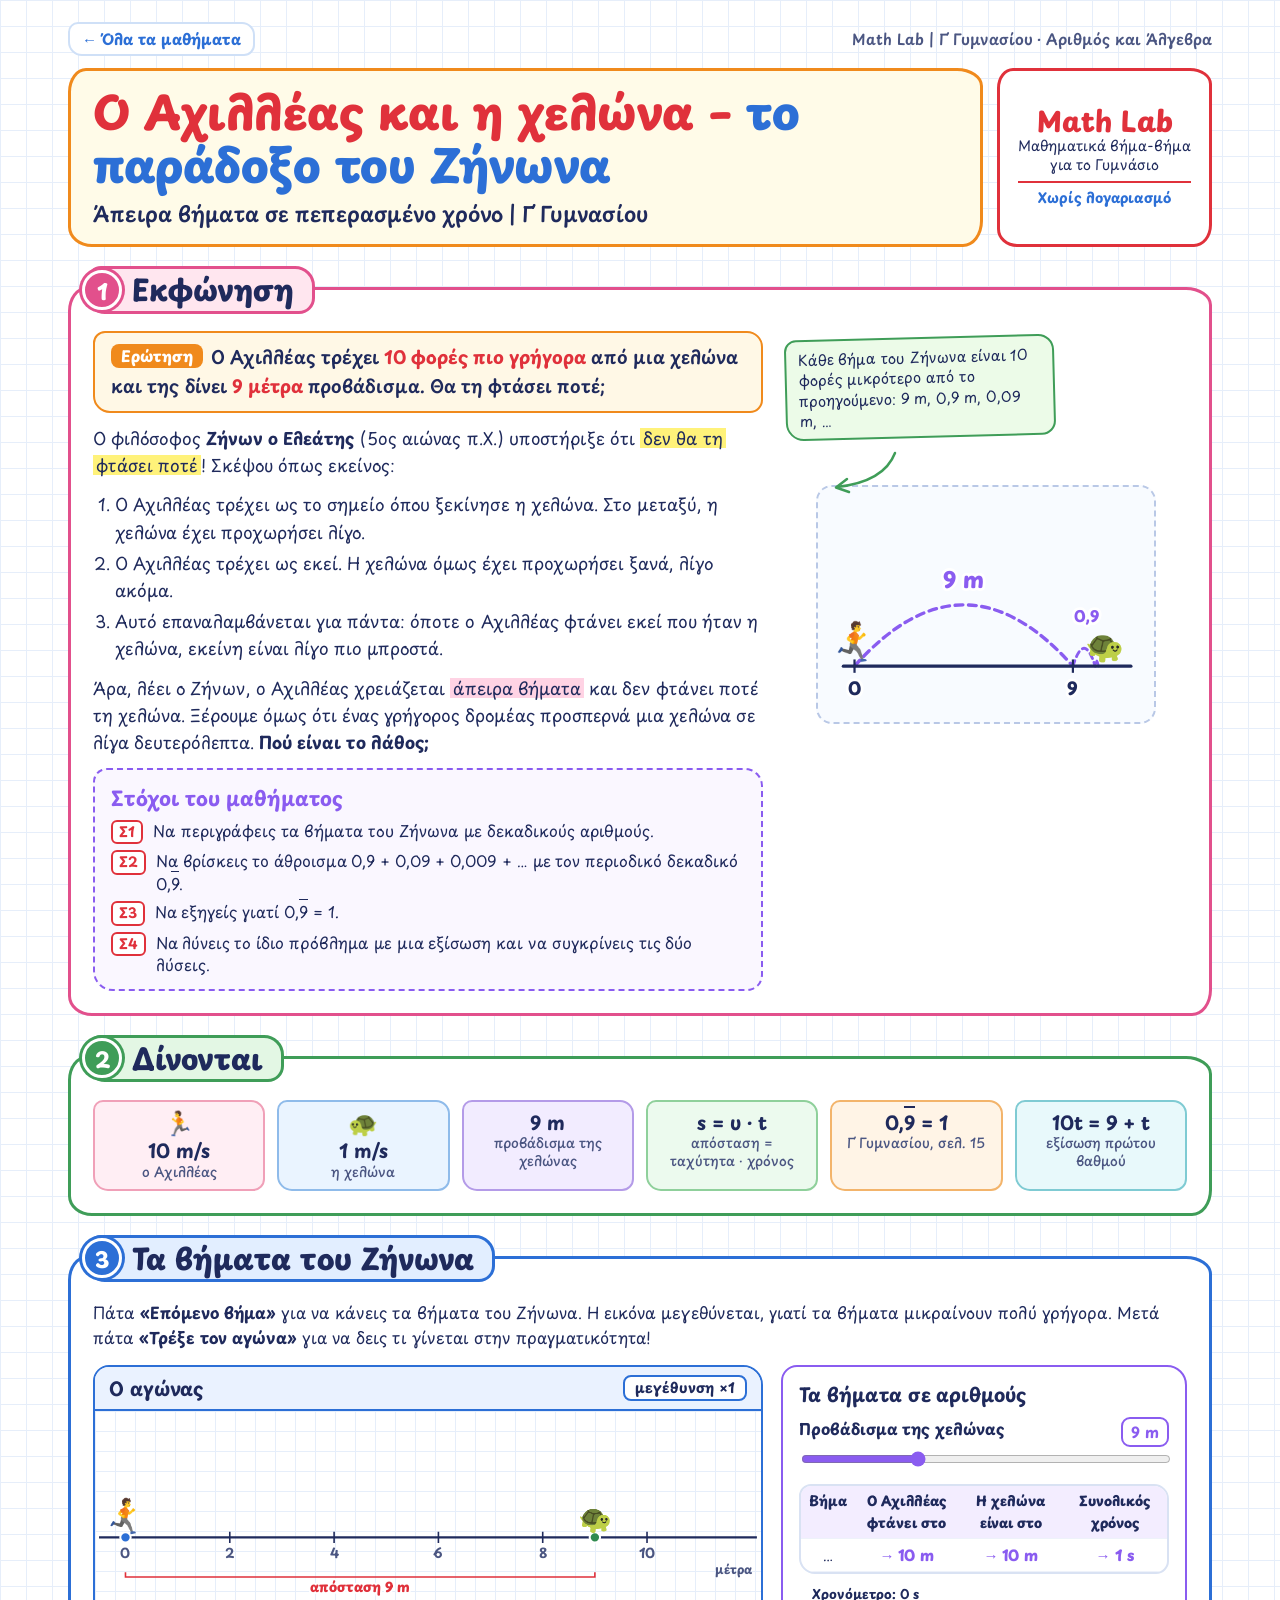
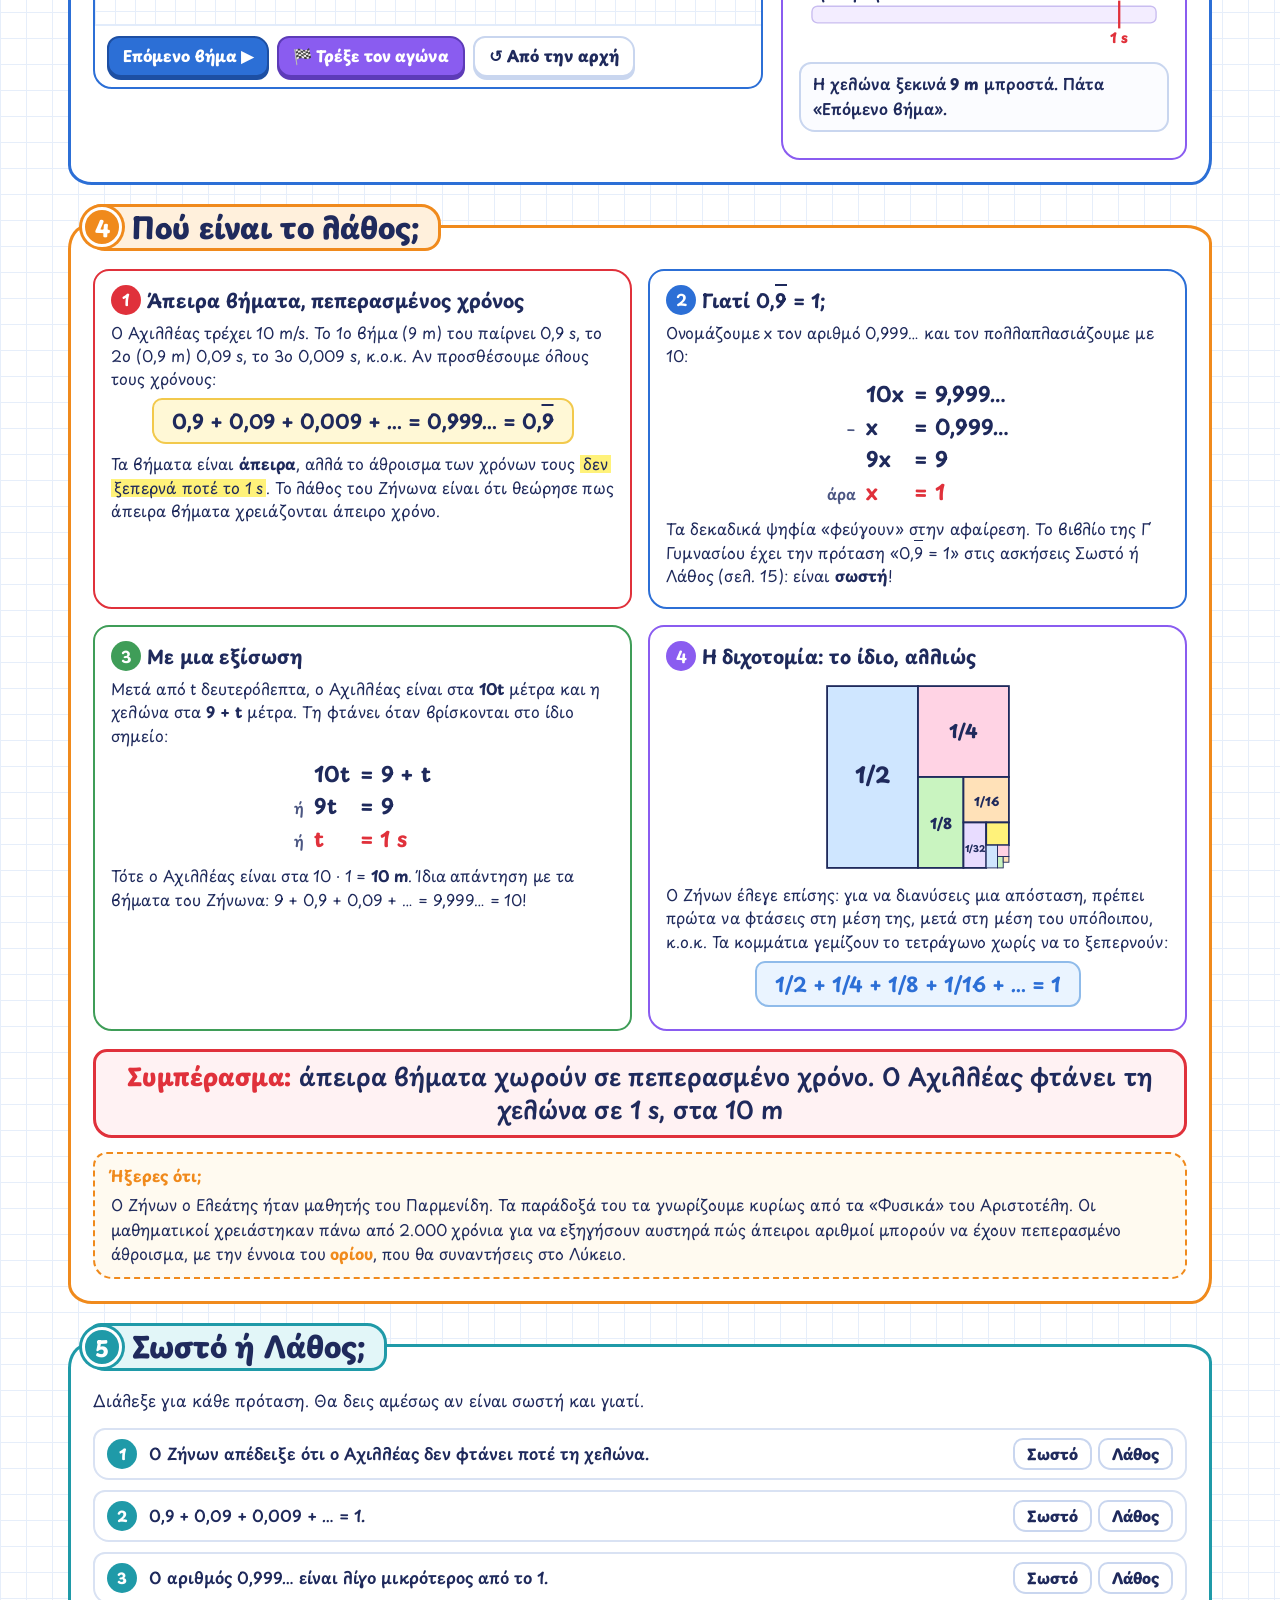
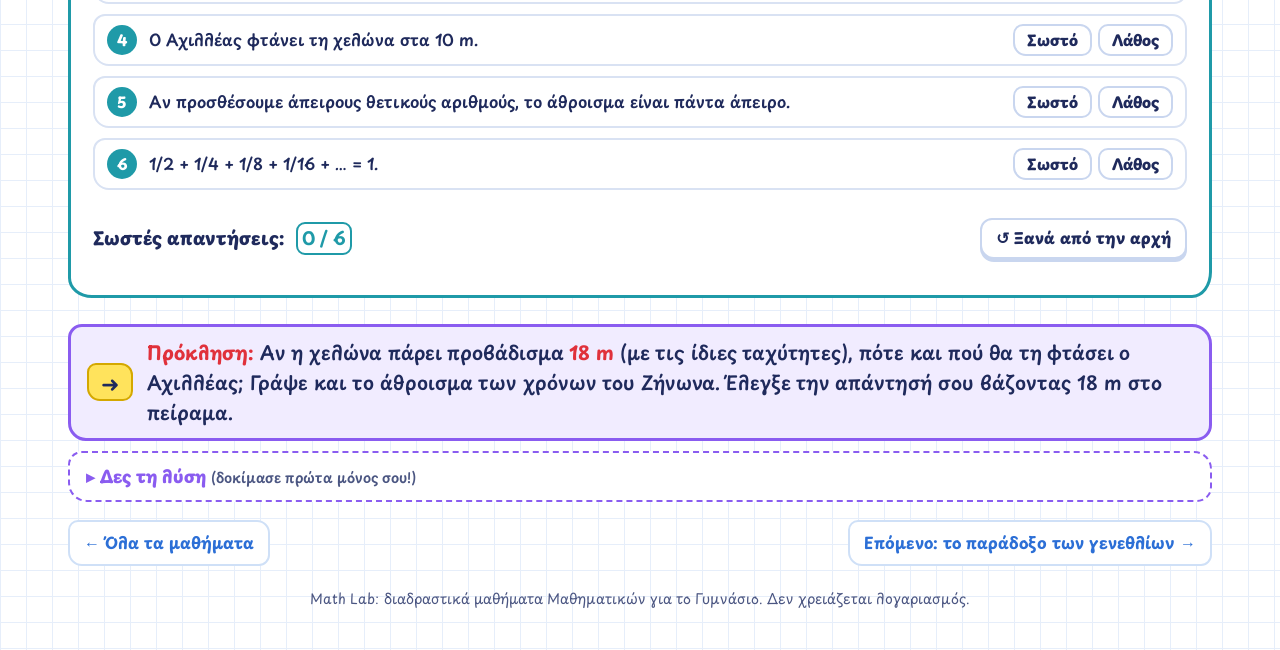
<file: zeno/index.html>
<!doctype html>
<html lang="el"><head><meta charset="utf-8"/><meta name="viewport" content="width=device-width, initial-scale=1"/><title>Ο Αχιλλέας και η χελώνα · Math Lab</title>
<meta name="description" content="Διαδραστικό μάθημα για τη Γ΄ Γυμνασίου: το παράδοξο του Ζήνωνα, άπειρα βήματα σε πεπερασμένο χρόνο, 0,999… = 1 και μια εξίσωση που λύνει το μυστήριο.">
<link rel="preconnect" href="https://fonts.googleapis.com"><link rel="preconnect" href="https://fonts.gstatic.com" crossorigin>
<link href="https://fonts.googleapis.com/css2?family=Playpen+Sans:wght@400..800&display=swap" rel="stylesheet">
<link rel="stylesheet" href="../assets/style.css">
<style>
.emoji{font-family:'Segoe UI Emoji','Apple Color Emoji','Noto Color Emoji',sans-serif}
.zsteps{margin:0 0 12px;padding-left:22px}
.zsteps li{margin:4px 0}
</style>
</head>
<body><main class="sheet">
<nav class="lab-nav" aria-label="Math Lab"><a href="../">← Όλα τα μαθήματα</a><span>Math Lab | Γ΄ Γυμνασίου · Αριθμός και Άλγεβρα</span></nav>

<header class="sheet-head">
  <div class="title-card">
    <h1><span class="t1">Ο Αχιλλέας και η χελώνα –</span> <span class="t2">το παράδοξο του Ζήνωνα</span></h1>
    <p>Άπειρα βήματα σε πεπερασμένο χρόνο | Γ΄ Γυμνασίου</p>
  </div>
  <aside class="brand-card" aria-label="Math Lab">
    <strong>Math Lab</strong>
    <span>Μαθηματικά βήμα-βήμα<br>για το Γυμνάσιο</span>
    <em>Χωρίς λογαριασμό</em>
  </aside>
</header>

<!-- 1. Εκφώνηση -->
<section class="block b-pink" aria-labelledby="s1">
  <div class="tab"><span class="num">1</span><h2 id="s1">Εκφώνηση</h2></div>
  <div class="intro">
    <div>
      <p class="task"><span class="lbl">Ερώτηση</span>Ο Αχιλλέας τρέχει <b class="red">10 φορές πιο γρήγορα</b> από μια χελώνα και της δίνει <b class="red">9 μέτρα</b> προβάδισμα. Θα τη φτάσει ποτέ;</p>
      <p>Ο φιλόσοφος <strong>Ζήνων ο Ελεάτης</strong> (5ος αιώνας π.Χ.) υποστήριξε ότι <span class="hl y">δεν θα τη φτάσει ποτέ</span>! Σκέψου όπως εκείνος:</p>
      <ol class="zsteps">
        <li>Ο Αχιλλέας τρέχει ως το σημείο όπου ξεκίνησε η χελώνα. Στο μεταξύ, η χελώνα έχει προχωρήσει λίγο.</li>
        <li>Ο Αχιλλέας τρέχει ως εκεί. Η χελώνα όμως έχει προχωρήσει ξανά, λίγο ακόμα.</li>
        <li>Αυτό επαναλαμβάνεται για πάντα: όποτε ο Αχιλλέας φτάνει εκεί που ήταν η χελώνα, εκείνη είναι λίγο πιο μπροστά.</li>
      </ol>
      <p>Άρα, λέει ο Ζήνων, ο Αχιλλέας χρειάζεται <span class="hl p">άπειρα βήματα</span> και δεν φτάνει ποτέ τη χελώνα. Ξέρουμε όμως ότι ένας γρήγορος δρομέας προσπερνά μια χελώνα σε λίγα δευτερόλεπτα. <strong>Πού είναι το λάθος;</strong></p>
      <div class="goals">
        <h3>Στόχοι του μαθήματος</h3>
        <ol>
          <li><b>Σ1</b><span>Να περιγράφεις τα βήματα του Ζήνωνα με δεκαδικούς αριθμούς.</span></li>
          <li><b>Σ2</b><span>Να βρίσκεις το άθροισμα 0,9 + 0,09 + 0,009 + … με τον περιοδικό δεκαδικό 0,<span class="per">9</span>.</span></li>
          <li><b>Σ3</b><span>Να εξηγείς γιατί 0,<span class="per">9</span> = 1.</span></li>
          <li><b>Σ4</b><span>Να λύνεις το ίδιο πρόβλημα με μια εξίσωση και να συγκρίνεις τις δύο λύσεις.</span></li>
        </ol>
      </div>
    </div>
    <div class="figure">
      <p class="note">Κάθε βήμα του Ζήνωνα είναι 10 φορές μικρότερο από το προηγούμενο: 9 m, 0,9 m, 0,09 m, …</p>
      <svg class="arrow" viewBox="0 0 90 46" aria-hidden="true"><path d="M70 4 C 60 30, 30 36, 12 38" fill="none" stroke="#3f9d58" stroke-width="2.5" stroke-linecap="round"/><path d="M22 30 L11 38.5 L24 43" fill="none" stroke="#3f9d58" stroke-width="2.5" stroke-linecap="round" stroke-linejoin="round"/></svg>
      <div class="fig-box">
        <svg viewBox="0 0 280 190" role="img" aria-label="Ο Αχιλλέας στην αρχή και η χελώνα στα 9 μέτρα. Τόξα που μικραίνουν: 9 μέτρα, 0,9 μέτρα, 0,09 μέτρα.">
          <path d="M22 150 Q 120 40 218 150" fill="none" stroke="#8a5cf0" stroke-width="3" stroke-dasharray="7 5" stroke-linecap="round"/>
          <path d="M218 150 Q 228 118 238 150" fill="none" stroke="#8a5cf0" stroke-width="2.6" stroke-dasharray="5 4" stroke-linecap="round"/>
          <path d="M238 150 Q 239.5 140 241 150" fill="none" stroke="#8a5cf0" stroke-width="2" stroke-linecap="round"/>
          <line x1="12" y1="150" x2="270" y2="150" stroke="#1f2a5c" stroke-width="3" stroke-linecap="round"/>
          <g stroke="#1f2a5c" stroke-width="2"><line x1="22" y1="144" x2="22" y2="156"/><line x1="218" y1="144" x2="218" y2="156"/></g>
          <g font-weight="800" text-anchor="middle" stroke="#fff" stroke-width="5" stroke-linejoin="round" paint-order="stroke">
            <text x="120" y="80" font-size="20" fill="#8a5cf0">9 m</text>
            <text x="230" y="110" font-size="14" fill="#8a5cf0">0,9</text>
            <text x="22" y="176" font-size="16" fill="#1f2a5c">0</text>
            <text x="218" y="176" font-size="16" fill="#1f2a5c">9</text>
          </g>
          <text class="emoji" font-size="34" text-anchor="middle" transform="translate(22 140) scale(-1 1)">🏃</text>
          <text class="emoji" font-size="28" text-anchor="middle" transform="translate(246 142) scale(-1 1)">🐢</text>
        </svg>
      </div>
    </div>
  </div>
</section>

<!-- 2. Δίνονται -->
<section class="block b-green" aria-labelledby="s2">
  <div class="tab"><span class="num">2</span><h2 id="s2">Δίνονται</h2></div>
  <div class="chips">
    <div class="chip c1"><span class="ico emoji" aria-hidden="true">🏃</span>10 m/s<small>ο Αχιλλέας</small></div>
    <div class="chip c2"><span class="ico emoji" aria-hidden="true">🐢</span>1 m/s<small>η χελώνα</small></div>
    <div class="chip c3">9 m<small>προβάδισμα της χελώνας</small></div>
    <div class="chip c4">s = υ · t<small>απόσταση = ταχύτητα · χρόνος</small></div>
    <div class="chip c5">0,<span class="per">9</span> = 1<small>Γ΄ Γυμνασίου, σελ. 15</small></div>
    <div class="chip c6">10t = 9 + t<small>εξίσωση πρώτου βαθμού</small></div>
  </div>
</section>

<!-- 3. Τα βήματα του Ζήνωνα -->
<section class="block b-blue" aria-labelledby="s3">
  <div class="tab"><span class="num">3</span><h2 id="s3">Τα βήματα του Ζήνωνα</h2></div>
  <p class="lead">Πάτα <strong>«Επόμενο βήμα»</strong> για να κάνεις τα βήματα του Ζήνωνα. Η εικόνα μεγεθύνεται, γιατί τα βήματα μικραίνουν πολύ γρήγορα. Μετά πάτα <strong>«Τρέξε τον αγώνα»</strong> για να δεις τι γίνεται στην πραγματικότητα!</p>
  <div class="cx">
    <div class="stage">
      <div class="stage-head"><h3>Ο αγώνας</h3><span class="tag" id="zoomTag">μεγέθυνση ×1</span></div>
      <div class="stage-fig"><svg id="track" role="img" aria-label="Ο Αχιλλέας και η χελώνα πάνω σε μια ευθεία με μέτρα"></svg></div>
      <div class="stepbar">
        <button class="btn" id="zstep" type="button">Επόμενο βήμα ▶</button>
        <button class="btn violet" id="race" type="button">🏁 Τρέξε τον αγώνα</button>
        <button class="btn ghost" id="zreset" type="button">↺ Από την αρχή</button>
      </div>
    </div>
    <aside class="panel-card" style="--pc:var(--purple)">
      <h3>Τα βήματα σε αριθμούς</h3>
      <div class="range-label"><label for="lead">Προβάδισμα της χελώνας</label><strong id="leadText">9 m</strong></div>
      <input id="lead" type="range" min="1" max="27" value="9">
      <div class="ztable" id="ztable" aria-live="polite"></div>
      <svg id="tbar" viewBox="0 0 400 74" role="img" aria-label="Ο συνολικός χρόνος των βημάτων" style="display:block;width:100%;height:auto"></svg>
      <p class="result" id="zmsg" aria-live="polite"></p>
    </aside>
  </div>
</section>

<!-- 4. Πού είναι το λάθος -->
<section class="block b-orange" aria-labelledby="s4">
  <div class="tab"><span class="num">4</span><h2 id="s4">Πού είναι το λάθος;</h2></div>
  <div class="math-grid">
    <article class="math-item m1"><h3><span class="q">1</span>Άπειρα βήματα, πεπερασμένος χρόνος</h3>
      <p>Ο Αχιλλέας τρέχει 10 m/s. Το 1ο βήμα (9 m) του παίρνει 0,9 s, το 2ο (0,9 m) 0,09 s, το 3ο 0,009 s, κ.ο.κ. Αν προσθέσουμε όλους τους χρόνους:</p>
      <div class="fbox">0,9 + 0,09 + 0,009 + … = 0,999… = 0,<span class="per">9</span></div>
      <p>Τα βήματα είναι <strong>άπειρα</strong>, αλλά το άθροισμα των χρόνων τους <span class="hl y">δεν ξεπερνά ποτέ το 1 s</span>. Το λάθος του Ζήνωνα είναι ότι θεώρησε πως άπειρα βήματα χρειάζονται άπειρο χρόνο.</p>
    </article>
    <article class="math-item m2"><h3><span class="q">2</span>Γιατί 0,<span class="per">9</span> = 1;</h3>
      <p>Ονομάζουμε x τον αριθμό 0,999… και τον πολλαπλασιάζουμε με 10:</p>
      <div class="calc">
        <span class="or"></span><span>10x</span><span>= 9,999…</span>
        <span class="or">−</span><span>x</span><span>= 0,999…</span>
        <span class="or"></span><span>9x</span><span>= 9</span>
        <span class="or">άρα</span><span class="red">x</span><span class="red">= 1</span>
      </div>
      <p>Τα δεκαδικά ψηφία «φεύγουν» στην αφαίρεση. Το βιβλίο της Γ΄ Γυμνασίου έχει την πρόταση «0,<span class="per">9</span> = 1» στις ασκήσεις Σωστό ή Λάθος (σελ. 15): είναι <strong>σωστή</strong>!</p>
    </article>
    <article class="math-item m3"><h3><span class="q">3</span>Με μια εξίσωση</h3>
      <p>Μετά από t δευτερόλεπτα, ο Αχιλλέας είναι στα <b>10t</b> μέτρα και η χελώνα στα <b>9 + t</b> μέτρα. Τη φτάνει όταν βρίσκονται στο ίδιο σημείο:</p>
      <div class="calc">
        <span class="or"></span><span>10t</span><span>= 9 + t</span>
        <span class="or">ή</span><span>9t</span><span>= 9</span>
        <span class="or">ή</span><span class="red">t</span><span class="red">= 1 s</span>
      </div>
      <p>Τότε ο Αχιλλέας είναι στα 10 · 1 = <strong>10 m</strong>. Ίδια απάντηση με τα βήματα του Ζήνωνα: 9 + 0,9 + 0,09 + … = 9,999… = 10!</p>
    </article>
    <article class="math-item m4"><h3><span class="q">4</span>Η διχοτομία: το ίδιο, αλλιώς</h3>
      <svg class="fig" id="dicho" viewBox="0 0 220 220" role="img" aria-label="Τετράγωνο με εμβαδόν 1 χωρισμένο σε κομμάτια: μισό, τέταρτο, όγδοο, δέκατο έκτο και ούτω καθεξής." style="max-width:200px"></svg>
      <p>Ο Ζήνων έλεγε επίσης: για να διανύσεις μια απόσταση, πρέπει πρώτα να φτάσεις στη μέση της, μετά στη μέση του υπόλοιπου, κ.ο.κ. Τα κομμάτια γεμίζουν το τετράγωνο χωρίς να το ξεπερνούν:</p>
      <div class="fbox blue">1/2 + 1/4 + 1/8 + 1/16 + … = 1</div>
    </article>
  </div>
  <div class="answer">Συμπέρασμα: <span>άπειρα βήματα χωρούν σε πεπερασμένο χρόνο. Ο Αχιλλέας φτάνει τη χελώνα σε 1 s, στα 10 m</span></div>
  <div class="did-you-know"><strong>Ήξερες ότι;</strong><p>Ο Ζήνων ο Ελεάτης ήταν μαθητής του Παρμενίδη. Τα παράδοξά του τα γνωρίζουμε κυρίως από τα «Φυσικά» του Αριστοτέλη. Οι μαθηματικοί χρειάστηκαν πάνω από 2.000 χρόνια για να εξηγήσουν αυστηρά πώς άπειροι αριθμοί μπορούν να έχουν πεπερασμένο άθροισμα, με την έννοια του <strong>ορίου</strong>, που θα συναντήσεις στο Λύκειο.</p></div>
</section>

<!-- 5. Σωστό ή Λάθος -->
<section class="block b-teal" aria-labelledby="s5">
  <div class="tab"><span class="num">5</span><h2 id="s5">Σωστό ή Λάθος;</h2></div>
  <p class="lead">Διάλεξε για κάθε πρόταση. Θα δεις αμέσως αν είναι σωστή και γιατί.</p>
  <ol class="quiz">
    <li class="q-item" data-answer="Λ"><span class="n">1</span><span class="stmt">Ο Ζήνων απέδειξε ότι ο Αχιλλέας δεν φτάνει ποτέ τη χελώνα.</span><span class="opts"><button type="button" data-v="Σ">Σωστό</button><button type="button" data-v="Λ">Λάθος</button></span><p class="fb"><b></b> Το επιχείρημα μοιάζει σωστό, αλλά κρύβει ένα λάθος: θεωρεί ότι άπειρα βήματα χρειάζονται άπειρο χρόνο.</p></li>
    <li class="q-item" data-answer="Σ"><span class="n">2</span><span class="stmt">0,9 + 0,09 + 0,009 + … = 1.</span><span class="opts"><button type="button" data-v="Σ">Σωστό</button><button type="button" data-v="Λ">Λάθος</button></span><p class="fb"><b></b> Το άθροισμα είναι 0,999… = 0,<span class="per">9</span>, που ισούται με 1.</p></li>
    <li class="q-item" data-answer="Λ"><span class="n">3</span><span class="stmt">Ο αριθμός 0,999… είναι λίγο μικρότερος από το 1.</span><span class="opts"><button type="button" data-v="Σ">Σωστό</button><button type="button" data-v="Λ">Λάθος</button></span><p class="fb"><b></b> Είναι ακριβώς ίσος με 1: αν x = 0,999…, τότε 10x − x = 9, άρα x = 1.</p></li>
    <li class="q-item" data-answer="Σ"><span class="n">4</span><span class="stmt">Ο Αχιλλέας φτάνει τη χελώνα στα 10 m.</span><span class="opts"><button type="button" data-v="Σ">Σωστό</button><button type="button" data-v="Λ">Λάθος</button></span><p class="fb"><b></b> Σε 1 s ο Αχιλλέας τρέχει 10 · 1 = 10 m, και η χελώνα είναι στα 9 + 1 = 10 m.</p></li>
    <li class="q-item" data-answer="Λ"><span class="n">5</span><span class="stmt">Αν προσθέσουμε άπειρους θετικούς αριθμούς, το άθροισμα είναι πάντα άπειρο.</span><span class="opts"><button type="button" data-v="Σ">Σωστό</button><button type="button" data-v="Λ">Λάθος</button></span><p class="fb"><b></b> Όχι πάντα. Αν οι αριθμοί μικραίνουν αρκετά γρήγορα, όπως 0,9 + 0,09 + …, το άθροισμα είναι ένας κανονικός αριθμός.</p></li>
    <li class="q-item" data-answer="Σ"><span class="n">6</span><span class="stmt">1/2 + 1/4 + 1/8 + 1/16 + … = 1.</span><span class="opts"><button type="button" data-v="Σ">Σωστό</button><button type="button" data-v="Λ">Λάθος</button></span><p class="fb"><b></b> Κάθε φορά προσθέτουμε το μισό από ό,τι λείπει ως το 1, χωρίς να το ξεπερνάμε ποτέ.</p></li>
  </ol>
  <div class="quiz-foot"><p class="score" role="status">Σωστές απαντήσεις: <b id="score">0 / 6</b></p><button class="btn ghost" id="quizReset" type="button">↺ Ξανά από την αρχή</button></div>
</section>

<!-- Πρόκληση -->
<div class="next"><span class="go" aria-hidden="true">➜</span><p><b>Πρόκληση:</b> Αν η χελώνα πάρει προβάδισμα <b>18 m</b> (με τις ίδιες ταχύτητες), πότε και πού θα τη φτάσει ο Αχιλλέας; Γράψε και το άθροισμα των χρόνων του Ζήνωνα. Έλεγξε την απάντησή σου βάζοντας 18 m στο πείραμα.</p></div>
<details class="solution"><summary>Δες τη λύση <small>(δοκίμασε πρώτα μόνος σου!)</small></summary>
<div class="sol-body">
<p><strong>Με την εξίσωση:</strong> ο Αχιλλέας είναι στα 10t μέτρα και η χελώνα στα 18 + t μέτρα.</p>
<div class="fbox">10t = 18 + t &nbsp;→&nbsp; 9t = 18 &nbsp;→&nbsp; t = 2 s</div>
<p>Τότε ο Αχιλλέας είναι στα 10 · 2 = 20 m.</p>
<p><strong>Με τα βήματα του Ζήνωνα:</strong> το 1ο βήμα είναι 18 m και διαρκεί 1,8 s, το 2ο 1,8 m και διαρκεί 0,18 s, κ.ο.κ.</p>
<div class="fbox pink">1,8 + 0,18 + 0,018 + … = 1,999… = 1 + 0,999… = 2 s</div>
<p><strong>Μπόνους:</strong> με προβάδισμα 1 m, ο χρόνος είναι 0,1 + 0,01 + … = 0,<span class="per">1</span> = 1/9 s.</p>
<p class="final">Απάντηση: σε 2 s, στα 20 m</p>
</div></details>

<nav class="lab-pager" aria-label="Άλλα μαθήματα"><a href="../">← Όλα τα μαθήματα</a><a href="../birthday-paradox/">Επόμενο: το παράδοξο των γενεθλίων →</a></nav>
<footer>Math Lab: διαδραστικά μαθήματα Μαθηματικών για το Γυμνάσιο. Δεν χρειάζεται λογαριασμός.</footer>
</main>
<script src="../assets/lesson.js"></script>
<script>
(() => {
'use strict';
const { fmt, animate, stop, ease } = MathLab;
const $ = s => document.querySelector(s);
const C = { ink: '#1f2a5c', muted: '#4b5682', blue: '#2c6fd6', green: '#2f8a4e', purple: '#8a5cf0', red: '#e0313b', orange: '#f08a1c' };
const KMAX = 7;
const S = { d: 9, k: 0, mode: 'steps' };
const lerp = (a, b, t) => a + (b - a) * t;

// Ο Αχιλλέας τρέχει 10 m/s, η χελώνα 1 m/s και ξεκινά d μέτρα μπροστά.
const X = () => 10 * S.d / 9;                       // σημείο συνάντησης
const T = () => S.d / 9;                            // χρόνος συνάντησης
const ach = k => X() * (1 - Math.pow(10, -k));      // θέση του Αχιλλέα μετά από k βήματα
const tor = k => ach(k + 1);                        // θέση της χελώνας μετά από k βήματα
const timeAt = k => ach(k) / 10;                    // συνολικός χρόνος μετά από k βήματα
const viewFor = k => { const W = Math.min(1.2 * X(), 3.2 * X() * Math.pow(10, -k)); return { lo: X() - 0.85 * W, w: W }; };
const limitTxt = v => Number.isInteger(+v.toFixed(9)) ? String(Math.round(v)) : fmt(v, 3) + '…';

/* ---------- Ο διάδρομος ---------- */
const track = $('#track');
function drawTrack(view, a, t, opt = {}) {
  const w = track.clientWidth || 720, narrow = w < 560;
  const VW = narrow ? 520 : 820, VH = narrow ? 300 : 250, px = VW / w, fs = Math.max(15, 13.5 * px), g = Math.max(1, px / 1.3);
  const L = 20, R = 20, Y = VH * 0.6, X0 = x => L + (x - view.lo) / view.w * (VW - L - R);
  track.setAttribute('viewBox', `0 0 ${VW} ${VH}`);
  const halo = `stroke="#fff" stroke-width="${5 * g}" stroke-linejoin="round" paint-order="stroke"`;
  let s = `<defs><clipPath id="clip"><rect x="0" y="0" width="${VW}" height="${VH}"/></clipPath></defs><g clip-path="url(#clip)">`;
  // υποδιαιρέσεις με «στρογγυλά» βήματα
  const raw = view.w / (narrow ? 3.2 : 6), p10 = Math.pow(10, Math.floor(Math.log10(raw))), m = raw / p10;
  const step = (m < 1.5 ? 1 : m < 3.5 ? 2 : m < 7.5 ? 5 : 10) * p10, dec = Math.max(0, -Math.floor(Math.log10(step) + 1e-9));
  s += `<line x1="0" y1="${Y}" x2="${VW}" y2="${Y}" stroke="${C.ink}" stroke-width="${3 * g}"/>`;
  for (let v = Math.ceil(view.lo / step) * step; v <= view.lo + view.w; v += step) {
    const xx = X0(v);
    s += `<line x1="${xx}" y1="${Y - 7 * g}" x2="${xx}" y2="${Y + 7 * g}" stroke="${C.ink}" stroke-width="${2 * g}"/>`;
    s += `<text x="${xx}" y="${Y + 9 * g + fs}" font-size="${fs}" font-weight="700" fill="${C.muted}" text-anchor="middle">${fmt(v, dec)}</text>`;
  }
  s += `<text x="${VW - 6}" y="${Y + 9 * g + fs * 2.2}" font-size="${fs * 0.9}" font-weight="700" fill="${C.muted}" text-anchor="end">μέτρα</text>`;
  // το τελευταίο άλμα του Αχιλλέα
  if (opt.jump) {
    const [x1, x2] = opt.jump.map(X0), h = Math.min(80 * g, Math.max(24 * g, (x2 - x1) * 0.35));
    s += `<path d="M${x1} ${Y}Q${(x1 + x2) / 2} ${Y - 2 * h} ${x2} ${Y}" fill="none" stroke="${C.purple}" stroke-width="${3 * g}" stroke-dasharray="${8 * g} ${6 * g}" stroke-linecap="round" opacity="${opt.jumpOp ?? 1}"/>`;
    if (opt.jumpLabel) s += `<text x="${Math.max(60, (x1 + x2) / 2)}" y="${Y - h - 6 * g}" font-size="${fs * 1.05}" font-weight="800" fill="${C.purple}" text-anchor="middle" ${halo} opacity="${opt.jumpOp ?? 1}">${opt.jumpLabel}</text>`;
  }
  // απόσταση ανάμεσά τους
  if (opt.gap) {
    const x1 = X0(a), x2 = X0(t), yb = Y + 9 * g + fs * 2.4;
    s += `<path d="M${x1} ${yb - 6 * g}V${yb}H${x2}V${yb - 6 * g}" fill="none" stroke="${C.red}" stroke-width="${2 * g}"/>`;
    s += `<text x="${(x1 + x2) / 2}" y="${yb + fs * 1.15}" font-size="${fs}" font-weight="800" fill="${C.red}" text-anchor="middle" ${halo}>${opt.gap}</text>`;
  }
  // σημείο συνάντησης στον αγώνα
  if (opt.meet) {
    const xm = X0(X());
    s += `<line x1="${xm}" y1="${Y - 95 * g}" x2="${xm}" y2="${Y}" stroke="${C.green}" stroke-width="${2.5 * g}" stroke-dasharray="${5 * g} ${4 * g}"/>`;
    s += `<text x="${xm}" y="${Y - 100 * g}" font-size="${fs * 1.05}" font-weight="800" fill="${C.green}" text-anchor="middle" ${halo}>🏁 ${opt.meet}</text>`;
  }
  // οι δρομείς (τα emoji κοιτάνε αριστερά, οπότε τα καθρεφτίζουμε)
  const runner = (x, ch, size, col) => `<circle cx="${X0(x)}" cy="${Y}" r="${6.5 * g}" fill="${col}" stroke="#fff" stroke-width="${2.5 * g}"/>` +
    `<text class="emoji" font-size="${size * g}" text-anchor="middle" transform="translate(${X0(x)} ${Y - 12 * g}) scale(-1 1)">${ch}</text>`;
  s += runner(t, '🐢', 34, C.green) + runner(a, '🏃', 42, C.blue);
  if (opt.clock) s += `<text x="10" y="${fs * 1.4}" font-size="${fs * 1.2}" font-weight="800" fill="${C.ink}" ${halo}>⏱ ${opt.clock}</text>`;
  s += '</g>';
  track.innerHTML = s;
  const zoom = 1.2 * X() / view.w;
  $('#zoomTag').textContent = 'μεγέθυνση ×' + (zoom < 1.5 ? '1' : Math.round(zoom).toLocaleString('el-GR'));
}

/* ---------- Πίνακας και χρονόμετρο ---------- */
function drawTable() {
  const k = S.k;
  let s = '<span class="th">Βήμα</span><span class="th">Ο Αχιλλέας φτάνει στο</span><span class="th">Η χελώνα είναι στο</span><span class="th">Συνολικός χρόνος</span>';
  for (let i = 1; i <= k; i++) {
    const cls = i === k ? ' class="new"' : '';
    s += `<span${cls}>${i}</span><span${cls}>${fmt(ach(i), i - 1)} m</span><span${cls}>${fmt(tor(i), i)} m</span><span${cls}>${fmt(timeAt(i), i)} s</span>`;
  }
  s += `<span>…</span><span class="sum">→ ${limitTxt(X())} m</span><span class="sum">→ ${limitTxt(X())} m</span><span class="sum">→ ${limitTxt(T())} s</span>`;
  $('#ztable').innerHTML = s;
}
function drawBar(tNow) {
  const L = 14, R = 14, W = 400, tMax = T() * 1.12, xb = v => L + v / tMax * (W - L - R), y = 24, h = 18;
  let s = `<rect x="${L}" y="${y}" width="${W - L - R}" height="${h}" rx="6" fill="#f3edff" stroke="#c9bdf0" stroke-width="1.5"/>`;
  const shades = ['#8a5cf0', '#b49be8'];
  if (S.mode === 'race') s += `<rect x="${L}" y="${y}" width="${Math.max(0, xb(Math.min(tNow, tMax)) - L)}" height="${h}" rx="6" fill="${C.green}" opacity="0.8"/>`;
  else for (let i = 1; i <= S.k; i++) { const x1 = xb(timeAt(i - 1)), x2 = xb(timeAt(i)); s += `<rect x="${x1}" y="${y}" width="${Math.max(1, x2 - x1)}" height="${h}" fill="${shades[(i - 1) % 2]}"/>`; }
  const xt = xb(T());
  s += `<line x1="${xt}" y1="${y - 6}" x2="${xt}" y2="${y + h + 6}" stroke="${C.red}" stroke-width="2.5"/>`;
  s += `<text x="${xt}" y="${y + h + 22}" font-size="15" font-weight="800" fill="${C.red}" text-anchor="middle">${limitTxt(T())} s</text>`;
  s += `<text x="${L}" y="${y - 8}" font-size="14" font-weight="700" fill="${C.ink}">Χρονόμετρο: ${S.mode === 'race' ? fmt(tNow, 2) : fmt(timeAt(S.k), S.k)} s</text>`;
  $('#tbar').innerHTML = s;
}
function msg(html) { $('#zmsg').innerHTML = html; }

function showStep(k, view) {
  const gapTxt = 'απόσταση ' + fmt(tor(k) - ach(k), k) + ' m';
  drawTrack(view || viewFor(k), ach(k), tor(k), { gap: gapTxt, jump: k ? [ach(k - 1), ach(k)] : null, jumpLabel: k ? fmt(ach(k) - ach(k - 1), k - 1) + ' m' : '' });
}
function render() {
  S.mode = 'steps';
  showStep(S.k); drawTable(); drawBar(0);
  if (S.k === 0) msg(`Η χελώνα ξεκινά <b>${S.d} m</b> μπροστά. Πάτα «Επόμενο βήμα».`);
  else msg(`Βήμα ${S.k}: ο Αχιλλέας έφτασε στα <b>${fmt(ach(S.k), S.k - 1)} m</b>, αλλά η χελώνα είναι πάλι <b>${fmt(tor(S.k) - ach(S.k), S.k)} m</b> πιο μπροστά.` + (S.k >= 4 ? ' Ο χρόνος όμως δεν ξεπερνά ποτέ το ' + limitTxt(T()) + ' s!' : ''));
  $('#zstep').disabled = S.k >= KMAX;
}

function nextStep() {
  if (S.mode === 'race') { S.k = 0; render(); return; }
  if (S.k >= KMAX) return;
  const k0 = S.k, k1 = k0 + 1, v0 = viewFor(k0), v1 = viewFor(k1);
  S.k = k1; drawTable(); drawBar(0);
  $('#zstep').disabled = true;
  animate(t => {
    const tm = Math.min(1, t / 0.55), tz = Math.max(0, (t - 0.55) / 0.45), e = ease(tm), ez = ease(tz);
    const w = Math.exp(lerp(Math.log(v0.w), Math.log(v1.w), ez)), view = { lo: X() - 0.85 * w, w };
    const a = lerp(ach(k0), ach(k1), e), tt = lerp(tor(k0), tor(k1), e);
    drawTrack(view, a, tt, { jump: [ach(k0), a], jumpLabel: tm >= 1 ? fmt(ach(k1) - ach(k0), k0) + ' m' : '', gap: tm >= 1 ? 'απόσταση ' + fmt(tor(k1) - ach(k1), k1) + ' m' : '' });
  }, 1500, render);
}

function race() {
  stop(); S.mode = 'race';
  const view = { lo: -0.03 * X(), w: 1.55 * X() }, tEnd = 1.4 * T();
  msg('Ο αγώνας τρέχει…');
  $('#zstep').disabled = false;
  animate(p => {
    const t = p * tEnd, a = 10 * t, tt = S.d + t, met = t >= T();
    drawTrack(view, a, tt, { clock: 't = ' + fmt(t, 2) + ' s', meet: met ? limitTxt(T()) + ' s, ' + limitTxt(X()) + ' m' : '' });
    drawBar(t);
    if (met) msg(`🏁 Ο Αχιλλέας φτάνει τη χελώνα σε <b>${limitTxt(T())} s</b>, στα <b>${limitTxt(X())} m</b>, και μετά την προσπερνά!`);
  }, 3600);
}

$('#zstep').addEventListener('click', nextStep);
$('#race').addEventListener('click', race);
$('#zreset').addEventListener('click', () => { stop(); S.k = 0; render(); });
$('#lead').addEventListener('input', e => {
  stop(); S.d = Number(e.target.value); S.k = 0;
  $('#leadText').textContent = S.d + ' m';
  render();
});

/* ---------- Η διχοτομία ---------- */
{
  let x = 10, y = 10, w = 200, h = 200, s = '';
  const labels = ['1/2', '1/4', '1/8', '1/16', '1/32'], fills = ['#cfe6ff', '#ffd3e4', '#c9f4c0', '#ffe1b8', '#e8dcff', '#fff27a'];
  for (let i = 0; i < 10; i++) {
    let r;
    if (i % 2 === 0) { r = [x, y, w / 2, h]; x += w / 2; w /= 2; } else { r = [x, y, w, h / 2]; y += h / 2; h /= 2; }
    s += `<rect x="${r[0]}" y="${r[1]}" width="${r[2]}" height="${r[3]}" fill="${fills[i % fills.length]}" stroke="#1f2a5c" stroke-width="${i < 6 ? 2 : 1}"/>`;
    if (i < labels.length) s += `<text x="${r[0] + r[2] / 2}" y="${r[1] + r[3] / 2 + 7}" font-size="${[24, 20, 16, 13, 10][i]}" font-weight="800" fill="#1f2a5c" text-anchor="middle">${labels[i]}</text>`;
  }
  $('#dicho').innerHTML = s;
}

/* ---------- Ξεκίνημα ---------- */
let lastW = 0;
new ResizeObserver(() => { const w = track.clientWidth; if (w !== lastW) { lastW = w; if (S.mode === 'steps') showStep(S.k); } }).observe(track);
render();
})();
</script></body></html>
</file>
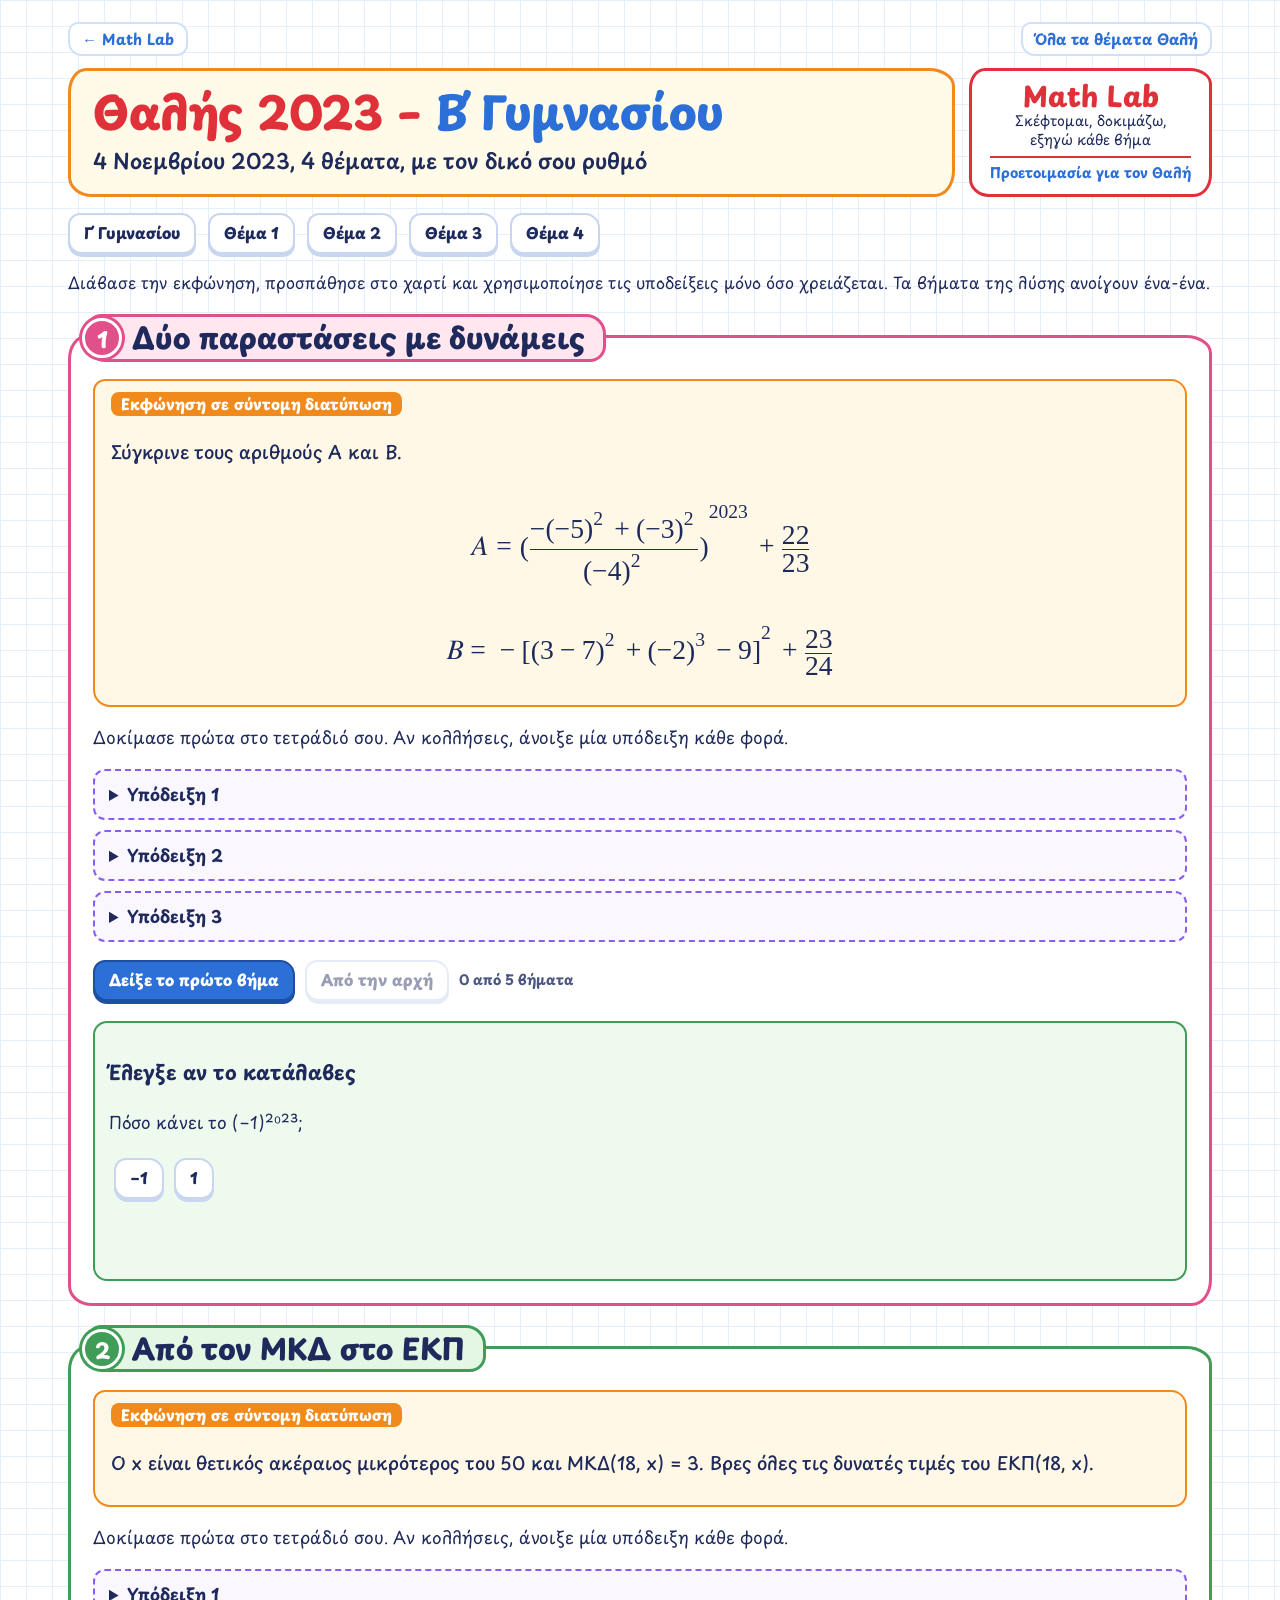
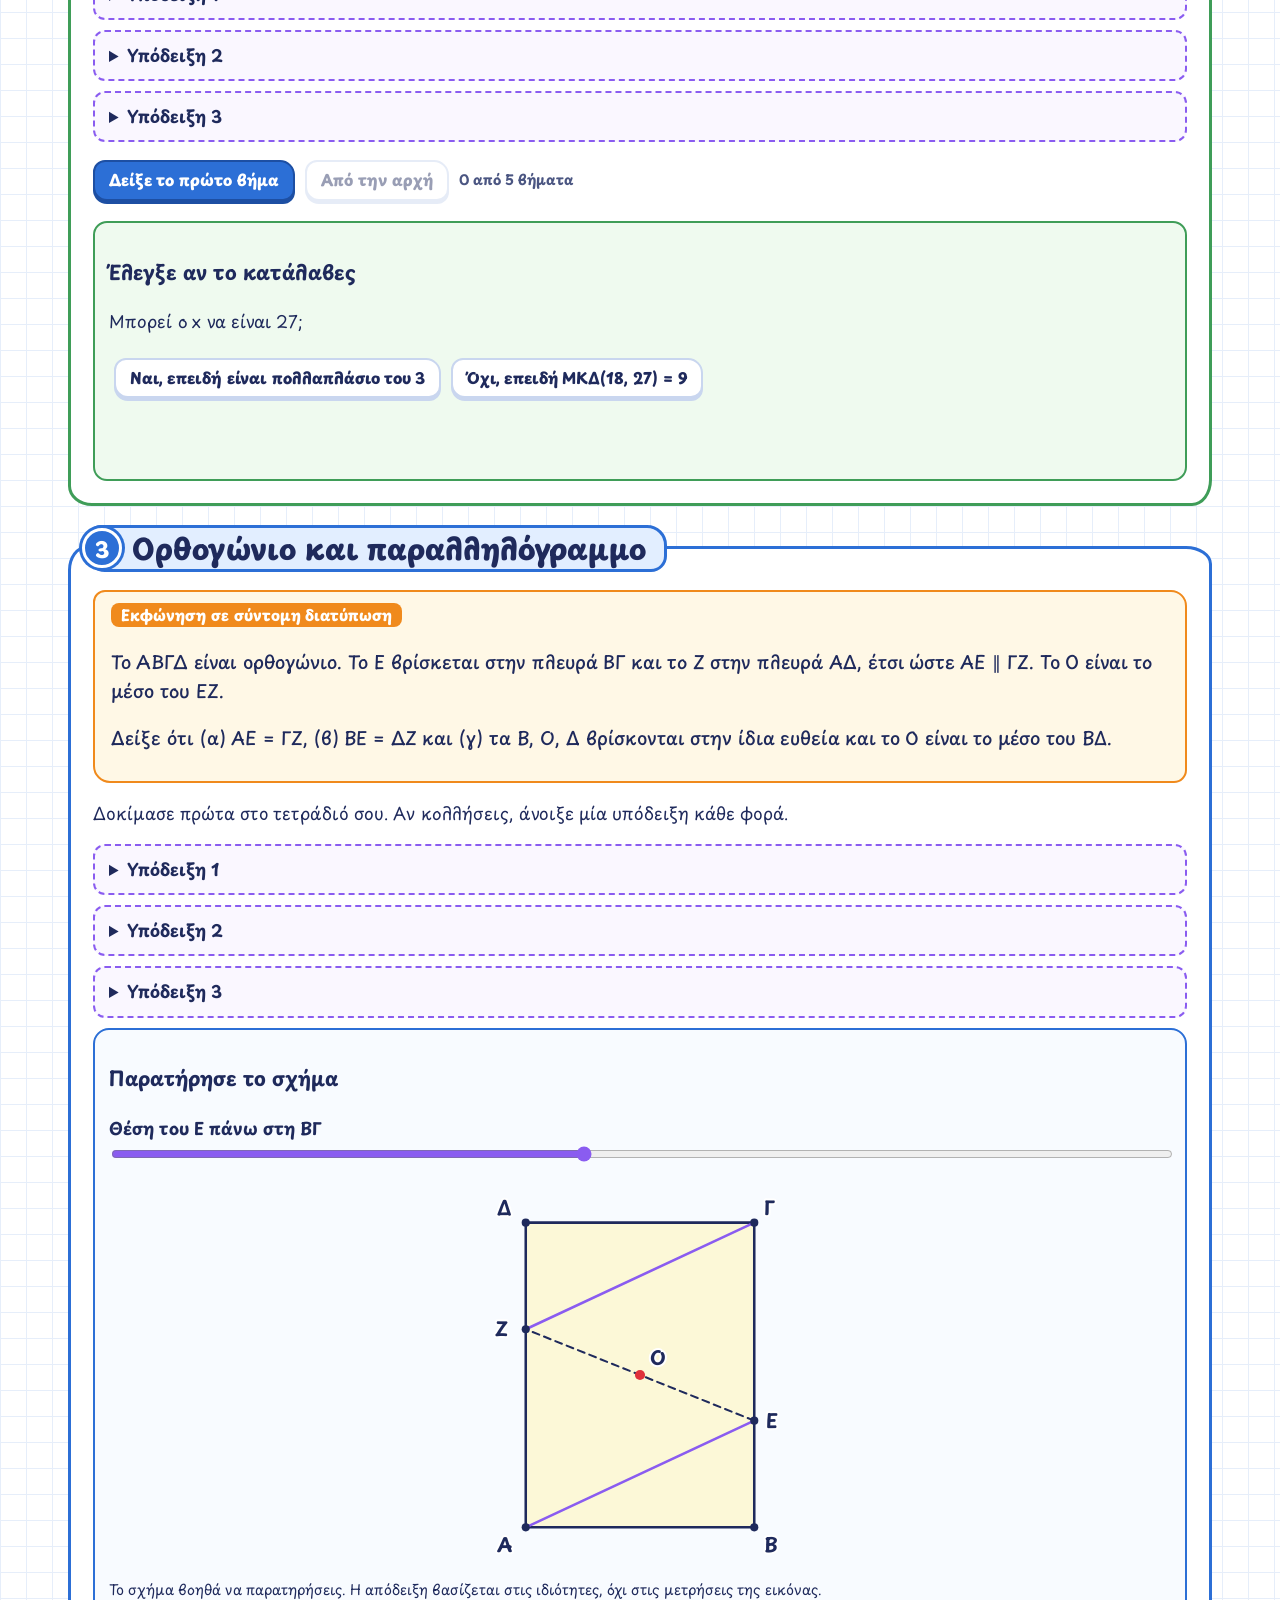
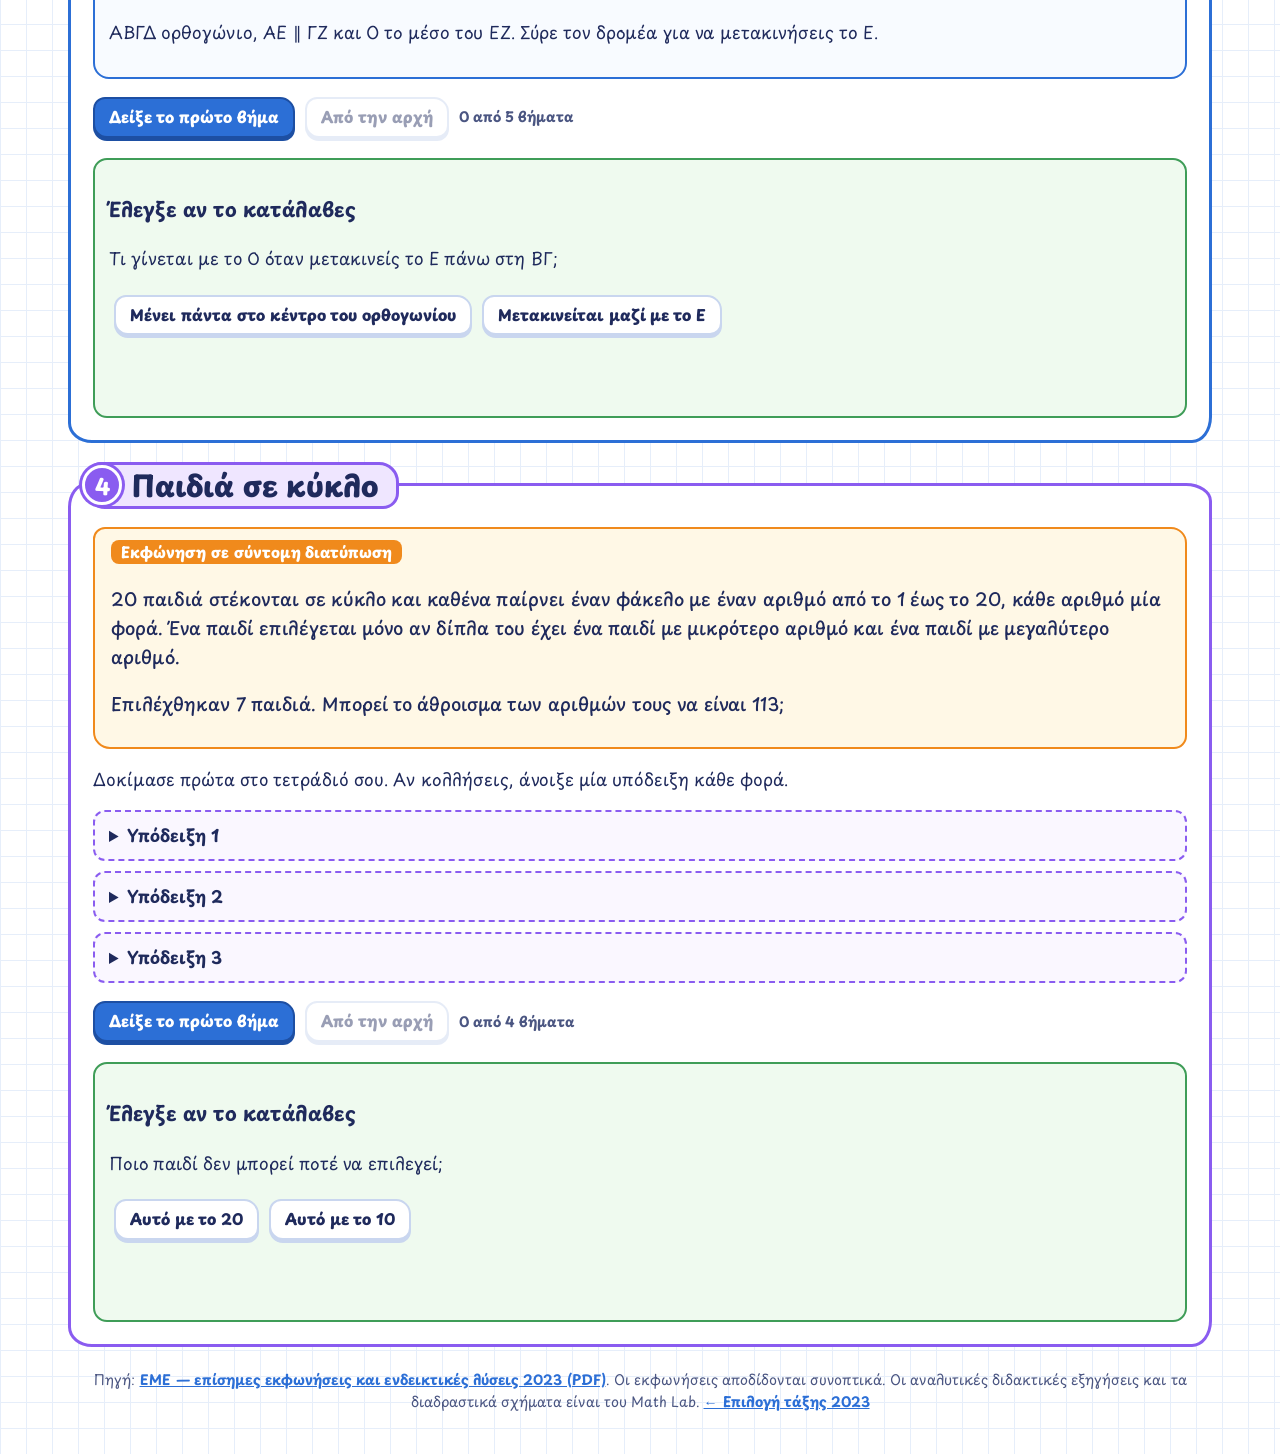
<file: thalis/2023/b.html>
<!doctype html><html lang="el"><head><meta charset="utf-8"><meta name="viewport" content="width=device-width,initial-scale=1"><title>Θαλής 2023 Β΄ Γυμνασίου · Math Lab</title><meta name="description" content="Θαλής 2023: θέματα Γυμνασίου, υποδείξεις και απλές λύσεις βήμα-βήμα.">
<link rel="preconnect" href="https://fonts.googleapis.com">
<link rel="preconnect" href="https://fonts.gstatic.com" crossorigin>
<link href="https://fonts.googleapis.com/css2?family=Playpen+Sans:wght@400..800&display=swap" rel="stylesheet">
<link rel="stylesheet" href="../../assets/style.css">
<link rel="stylesheet" href="../thalis.css?v=2026102202"></head><body><main class="sheet">
<nav class="lab-nav"><a href="../../">← Math Lab</a><a href="../">Όλα τα θέματα Θαλή</a></nav>
<header class="sheet-head">
<div class="title-card">
<h1><span class="t1">Θαλής 2023 –</span> <span class="t2">Β΄ Γυμνασίου</span></h1>
<p>4 Νοεμβρίου 2023, 4 θέματα, με τον δικό σου ρυθμό</p></div><aside class="brand-card"><strong>Math Lab</strong><span>Σκέφτομαι, δοκιμάζω,<br>εξηγώ κάθε βήμα</span><em>Προετοιμασία για τον Θαλή</em></aside></header>
<nav class="thalis-nav" aria-label="Τάξη και θέματα"><a class="btn ghost" href="g.html">Γ΄ Γυμνασίου</a><a class="btn ghost" href="#p1">Θέμα 1</a><a class="btn ghost" href="#p2">Θέμα 2</a><a class="btn ghost" href="#p3">Θέμα 3</a><a class="btn ghost" href="#p4">Θέμα 4</a></nav>
<p class="lead">Διάβασε την εκφώνηση, προσπάθησε στο χαρτί και χρησιμοποίησε τις υποδείξεις μόνο όσο χρειάζεται. Τα βήματα της λύσης ανοίγουν ένα-ένα.</p>

<section class="block b-pink" id="p1">
<div class="tab"><span class="num">1</span><h2>Δύο παραστάσεις με δυνάμεις</h2></div>
<div class="task thalis-task">
<span class="lbl">Εκφώνηση σε σύντομη διατύπωση</span>
<p>Σύγκρινε τους αριθμούς Α και Β.</p>
<div class="thalis-equation"><math xmlns="http://www.w3.org/1998/Math/MathML" display="block"><mi>Α</mi><mo>=</mo><msup><mrow><mo>(</mo><mfrac><mrow><mo>−</mo><msup><mrow><mo>(</mo><mn>−5</mn><mo>)</mo></mrow><mn>2</mn></msup><mo>+</mo><msup><mrow><mo>(</mo><mn>−3</mn><mo>)</mo></mrow><mn>2</mn></msup></mrow><msup><mrow><mo>(</mo><mn>−4</mn><mo>)</mo></mrow><mn>2</mn></msup></mfrac><mo>)</mo></mrow><mn>2023</mn></msup><mo>+</mo><mfrac><mn>22</mn><mn>23</mn></mfrac></math></div>
<div class="thalis-equation"><math xmlns="http://www.w3.org/1998/Math/MathML" display="block"><mi>Β</mi><mo>=</mo><mo>−</mo><msup><mrow><mo>[</mo><msup><mrow><mo>(</mo><mn>3</mn><mo>−</mo><mn>7</mn><mo>)</mo></mrow><mn>2</mn></msup><mo>+</mo><msup><mrow><mo>(</mo><mn>−2</mn><mo>)</mo></mrow><mn>3</mn></msup><mo>−</mo><mn>9</mn><mo>]</mo></mrow><mn>2</mn></msup><mo>+</mo><mfrac><mn>23</mn><mn>24</mn></mfrac></math></div></div>
<p>Δοκίμασε πρώτα στο τετράδιό σου. Αν κολλήσεις, άνοιξε μία υπόδειξη κάθε φορά.</p>
<div class="thalis-hints">
<details><summary>Υπόδειξη 1</summary><p>Στο −(−5)² το μείον βρίσκεται έξω από τη δύναμη. Υπολόγισε πρώτα το (−5)² και μετά βάλε το μείον.</p></details>
<details><summary>Υπόδειξη 2</summary><p>Ο εκθέτης 2023 είναι περιττός. Τι δίνει το −1 όταν υψωθεί σε περιττή δύναμη;</p></details>
<details><summary>Υπόδειξη 3</summary><p>Θα βρεις δύο αρνητικούς αριθμούς. Ποιος από τους δύο βρίσκεται πιο κοντά στο μηδέν;</p></details></div>
<div class="thalis-steps">
<article class="step-card" hidden><div class="step-head"><span class="letter">1</span><h3>Υπολογίζουμε το κλάσμα του Α</h3></div>
<p>Έχουμε (−5)² = 25, άρα −(−5)² = −25. Επίσης (−3)² = 9 και (−4)² = 16: ένας αρνητικός αριθμός επί τον εαυτό του δίνει θετικό αποτέλεσμα.</p>
<div class="fbox blue">(−25 + 9)/16 = −16/16 = −1</div></article>
<article class="step-card" hidden><div class="step-head"><span class="letter">2</span><h3>Περιττός εκθέτης</h3></div>
<p>Στο (−1)²⁰²³ οι παράγοντες −1 μπαίνουν σε ζευγάρια και κάθε ζευγάρι δίνει 1. Επειδή το 2023 είναι περιττός, ένα −1 περισσεύει, άρα (−1)²⁰²³ = −1.</p>
<div class="fbox blue">Α = −1 + 22/23 = −23/23 + 22/23 = −1/23</div></article>
<article class="step-card" hidden><div class="step-head"><span class="letter">3</span><h3>Βρίσκουμε το εσωτερικό της αγκύλης του Β</h3></div>
<p>Έχουμε 3 − 7 = −4, οπότε (3 − 7)² = 16. Οι τρεις αρνητικοί παράγοντες στο (−2)³ δίνουν −8.</p>
<div class="fbox blue">16 − 8 − 9 = −1</div></article>
<article class="step-card" hidden><div class="step-head"><span class="letter">4</span><h3>Ολοκληρώνουμε το Β</h3></div>
<p>Το (−1)² είναι 1. Το μείον μπροστά από την αγκύλη είναι έξω από τη δύναμη, άρα δίνει −1.</p>
<div class="fbox blue">Β = −1 + 23/24 = −24/24 + 23/24 = −1/24</div></article>
<article class="step-card" hidden><div class="step-head"><span class="letter">5</span><h3>Συγκρίνουμε τους δύο αρνητικούς αριθμούς</h3></div>
<p>Το 1/23 είναι μεγαλύτερο από το 1/24. Άρα το −1/23 βρίσκεται πιο αριστερά από το −1/24 και είναι μικρότερο. Το ίδιο βλέπουμε και με τη διαφορά, αφού 23 · 24 = 552.</p>
<div class="fbox blue">Α − Β = −1/23 + 1/24 = −1/552 &lt; 0, άρα Α &lt; Β</div></article>
<div class="thalis-controls"><button class="btn reveal" type="button">Δείξε το πρώτο βήμα</button><button class="btn ghost reset" type="button">Από την αρχή</button><span class="thalis-progress" aria-live="polite"></span></div></div>
<div class="thalis-check" data-correct="0"><h3>Έλεγξε αν το κατάλαβες</h3><p>Πόσο κάνει το (−1)²⁰²³;</p>
<button class="btn ghost" type="button" data-choice="0">−1</button><button class="btn ghost" type="button" data-choice="1">1</button>
<p role="status" data-feedback="Ο εκθέτης 2023 είναι περιττός: τα −1 μπαίνουν σε ζευγάρια και ένα περισσεύει, άρα το αποτέλεσμα είναι −1."></p></div></section>

<section class="block b-green" id="p2">
<div class="tab"><span class="num">2</span><h2>Από τον ΜΚΔ στο ΕΚΠ</h2></div>
<div class="task thalis-task">
<span class="lbl">Εκφώνηση σε σύντομη διατύπωση</span>
<p>Ο x είναι θετικός ακέραιος μικρότερος του 50 και ΜΚΔ(18, x) = 3. Βρες όλες τις δυνατές τιμές του ΕΚΠ(18, x).</p></div>
<p>Δοκίμασε πρώτα στο τετράδιό σου. Αν κολλήσεις, άνοιξε μία υπόδειξη κάθε φορά.</p>
<div class="thalis-hints">
<details><summary>Υπόδειξη 1</summary><p>Αφού ο ΜΚΔ είναι 3, το 3 διαιρεί τον x. Ο x είναι λοιπόν πολλαπλάσιο του 3.</p></details>
<details><summary>Υπόδειξη 2</summary><p>Γράψε 18 = 2·3². Τι θα γινόταν ο ΜΚΔ, αν ο x ήταν άρτιος; Κι αν διαιρούνταν με το 9;</p></details>
<details><summary>Υπόδειξη 3</summary><p>Για κάθε x που μένει, βρες το ΕΚΠ με ανάλυση σε πρώτους παράγοντες.</p></details></div>
<div class="thalis-steps">
<article class="step-card" hidden><div class="step-head"><span class="letter">1</span><h3>Ο x είναι πολλαπλάσιο του 3</h3></div>
<p>Ο ΜΚΔ διαιρεί και τους δύο αριθμούς, άρα το 3 διαιρεί τον x. Γράφουμε όλα τα πολλαπλάσια του 3 που είναι μικρότερα από το 50.</p>
<div class="fbox blue">3, 6, 9, 12, 15, 18, 21, 24, 27, 30, 33, 36, 39, 42, 45, 48</div></article>
<article class="step-card" hidden><div class="step-head"><span class="letter">2</span><h3>Αποκλείουμε όσους δίνουν μεγαλύτερο ΜΚΔ</h3></div>
<p>Είναι 18 = 2·3². Αν ο x είναι πολλαπλάσιο του 6, τότε το 6 διαιρεί και τους δύο και ο ΜΚΔ είναι τουλάχιστον 6. Αν ο x είναι πολλαπλάσιο του 9, ο ΜΚΔ είναι τουλάχιστον 9. Σβήνουμε λοιπόν τα πολλαπλάσια του 6 και του 9.</p>
<div class="fbox blue">x = 3, 15, 21, 33, 39</div></article>
<article class="step-card" hidden><div class="step-head"><span class="letter">3</span><h3>Επαληθεύουμε ότι ο ΜΚΔ είναι 3</h3></div>
<p>Είναι 15 = 3·5, 21 = 3·7, 33 = 3·11 και 39 = 3·13. Κάθε τιμή έχει έναν μόνο παράγοντα 3 και κανέναν παράγοντα 2. Ο μόνος κοινός πρώτος παράγοντας με το 18 είναι το 3.</p>
<div class="fbox blue">ΜΚΔ(18, x) = 3 για όλες τις τιμές</div></article>
<article class="step-card" hidden><div class="step-head"><span class="letter">4</span><h3>Υπολογίζουμε τα ΕΚΠ</h3></div>
<p>Παίρνουμε κάθε πρώτο παράγοντα στη μεγαλύτερη δύναμη που εμφανίζεται στους δύο αριθμούς. Για παράδειγμα, ΕΚΠ(18, 15) = 2·3²·5 = 90.</p><table class="thalis-table"><caption>Οι επιτρεπτοί x και τα αντίστοιχα ΕΚΠ</caption><thead><tr><th scope="col">x</th><th scope="col">ΕΚΠ(18, x)</th></tr></thead><tbody><tr><td>3</td><td>18</td></tr><tr><td>15</td><td>90</td></tr><tr><td>21</td><td>126</td></tr><tr><td>33</td><td>198</td></tr><tr><td>39</td><td>234</td></tr></tbody></table></article>
<article class="step-card" hidden><div class="step-head"><span class="letter">5</span><h3>Γράφουμε την απάντηση</h3></div>
<p>Παρατήρησε ότι σε κάθε γραμμή του πίνακα το ΕΚΠ είναι 6 φορές ο x: ο x δίνει το 3 και τους δικούς του παράγοντες, και το 18 συμπληρώνει το 2 και ένα ακόμη 3.</p>
<div class="fbox blue">ΕΚΠ(18, x) ∈ {18, 90, 126, 198, 234}</div></article>
<div class="thalis-controls"><button class="btn reveal" type="button">Δείξε το πρώτο βήμα</button><button class="btn ghost reset" type="button">Από την αρχή</button><span class="thalis-progress" aria-live="polite"></span></div></div>
<div class="thalis-check" data-correct="1"><h3>Έλεγξε αν το κατάλαβες</h3><p>Μπορεί ο x να είναι 27;</p>
<button class="btn ghost" type="button" data-choice="0">Ναι, επειδή είναι πολλαπλάσιο του 3</button><button class="btn ghost" type="button" data-choice="1">Όχι, επειδή ΜΚΔ(18, 27) = 9</button>
<p role="status" data-feedback="Το 27 διαιρείται με το 9, όπως και το 18. Άρα ο ΜΚΔ τους είναι 9, όχι 3."></p></div></section>

<section class="block b-blue" id="p3">
<div class="tab"><span class="num">3</span><h2>Ορθογώνιο και παραλληλόγραμμο</h2></div>
<div class="task thalis-task">
<span class="lbl">Εκφώνηση σε σύντομη διατύπωση</span>
<p>Το ΑΒΓΔ είναι ορθογώνιο. Το Ε βρίσκεται στην πλευρά ΒΓ και το Ζ στην πλευρά ΑΔ, έτσι ώστε ΑΕ ∥ ΓΖ. Το Ο είναι το μέσο του ΕΖ.</p>
<p>Δείξε ότι (α) ΑΕ = ΓΖ, (β) ΒΕ = ΔΖ και (γ) τα Β, Ο, Δ βρίσκονται στην ίδια ευθεία και το Ο είναι το μέσο του ΒΔ.</p></div>
<p>Δοκίμασε πρώτα στο τετράδιό σου. Αν κολλήσεις, άνοιξε μία υπόδειξη κάθε φορά.</p>
<div class="thalis-hints">
<details><summary>Υπόδειξη 1</summary><p>Οι απέναντι πλευρές ΑΔ και ΒΓ του ορθογωνίου είναι παράλληλες. Τι σχέση έχουν λοιπόν οι ΑΖ και ΕΓ;</p></details>
<details><summary>Υπόδειξη 2</summary><p>Ψάξε ένα παραλληλόγραμμο με κορυφές τα Α, Ε, Γ, Ζ.</p></details>
<details><summary>Υπόδειξη 3</summary><p>Οι διαγώνιοι ενός παραλληλογράμμου διχοτομούνται: τέμνονται στο μέσο τους.</p></details></div>
<div class="thalis-geometry">
<h3>Παρατήρησε το σχήμα</h3>
<label>Θέση του Ε πάνω στη ΒΓ <input class="geo-width" type="range" min="15" max="60" value="35"></label>
<svg class="thalis-figure" viewBox="0 0 640 380" role="img" aria-label="Ορθογώνιο ΑΒΓΔ, το παραλληλόγραμμο ΑΕΓΖ και το μέσο Ο του ΕΖ"></svg>
<p class="thalis-caption">Το σχήμα βοηθά να παρατηρήσεις. Η απόδειξη βασίζεται στις ιδιότητες, όχι στις μετρήσεις της εικόνας.</p>
<p class="geo-status" aria-live="polite">Άνοιξε τα βήματα για να φωτιστούν οι σχετικές πλευρές.</p></div>
<div class="thalis-steps" data-geometry="true">
<article class="step-card" hidden><div class="step-head"><span class="letter">1</span><h3>Βρίσκουμε ένα παραλληλόγραμμο</h3></div>
<p>Το Ζ βρίσκεται στην ΑΔ και το Ε στη ΒΓ. Επειδή ΑΔ ∥ ΒΓ, έχουμε και ΑΖ ∥ ΕΓ. Από τα δεδομένα έχουμε επίσης ΑΕ ∥ ΓΖ. Το ΑΕΓΖ έχει λοιπόν τις απέναντι πλευρές του παράλληλες.</p>
<div class="fbox blue">ΑΕΓΖ παραλληλόγραμμο</div></article>
<article class="step-card" hidden><div class="step-head"><span class="letter">2</span><h3>Απαντάμε στο (α)</h3></div>
<p>Σε κάθε παραλληλόγραμμο οι απέναντι πλευρές είναι ίσες. Κρατάμε και τη δεύτερη ισότητα, γιατί θα τη χρειαστούμε στο (β).</p>
<div class="fbox blue">ΑΕ = ΓΖ &nbsp; και &nbsp; ΑΖ = ΕΓ</div></article>
<article class="step-card" hidden><div class="step-head"><span class="letter">3</span><h3>Αφαιρούμε ίσα από ίσα για το (β)</h3></div>
<p>Στο ορθογώνιο οι απέναντι πλευρές είναι ίσες, άρα ΑΔ = ΒΓ. Από την ΑΔ αφαιρούμε το ΑΖ και μένει το ΖΔ. Από τη ΒΓ αφαιρούμε το ίσο κομμάτι ΕΓ και μένει το ΒΕ.</p>
<div class="fbox blue">ΔΖ = ΑΔ − ΑΖ = ΒΓ − ΕΓ = ΒΕ</div></article>
<article class="step-card" hidden><div class="step-head"><span class="letter">4</span><h3>Οι διαγώνιοι του ΑΕΓΖ</h3></div>
<p>Οι διαγώνιοι του παραλληλογράμμου ΑΕΓΖ είναι οι ΑΓ και ΕΖ, και τέμνονται στο μέσο τους. Το Ο είναι το μέσο της ΕΖ, άρα είναι και το μέσο της ΑΓ.</p>
<div class="fbox blue">Ο = μέσο της ΑΓ</div></article>
<article class="step-card" hidden><div class="step-head"><span class="letter">5</span><h3>Οι διαγώνιοι του ορθογωνίου για το (γ)</h3></div>
<p>Το ορθογώνιο είναι κι αυτό παραλληλόγραμμο. Οι διαγώνιοί του ΑΓ και ΒΔ τέμνονται στο μέσο της ΑΓ, δηλαδή στο Ο. Άρα η ΒΔ περνά από το Ο, και το Ο είναι το μέσο της.</p>
<div class="fbox blue">Β, Ο, Δ στην ίδια ευθεία και ΒΟ = ΟΔ</div></article>
<div class="thalis-controls"><button class="btn reveal" type="button">Δείξε το πρώτο βήμα</button><button class="btn ghost reset" type="button">Από την αρχή</button><span class="thalis-progress" aria-live="polite"></span></div></div>
<div class="thalis-check" data-correct="0"><h3>Έλεγξε αν το κατάλαβες</h3><p>Τι γίνεται με το Ο όταν μετακινείς το Ε πάνω στη ΒΓ;</p>
<button class="btn ghost" type="button" data-choice="0">Μένει πάντα στο κέντρο του ορθογωνίου</button><button class="btn ghost" type="button" data-choice="1">Μετακινείται μαζί με το Ε</button>
<p role="status" data-feedback="Το Ο είναι πάντα το μέσο της ΑΓ, δηλαδή το σημείο όπου τέμνονται οι διαγώνιοι του ορθογωνίου. Δοκίμασέ το με τον δρομέα!"></p></div></section>
<section class="block b-purple" id="p4">
<div class="tab"><span class="num">4</span><h2>Παιδιά σε κύκλο</h2></div>
<div class="task thalis-task">
<span class="lbl">Εκφώνηση σε σύντομη διατύπωση</span>
<p>20 παιδιά στέκονται σε κύκλο και καθένα παίρνει έναν φάκελο με έναν αριθμό από το 1 έως το 20, κάθε αριθμό μία φορά. Ένα παιδί επιλέγεται μόνο αν δίπλα του έχει ένα παιδί με μικρότερο αριθμό και ένα παιδί με μεγαλύτερο αριθμό.</p>
<p>Επιλέχθηκαν 7 παιδιά. Μπορεί το άθροισμα των αριθμών τους να είναι 113;</p></div>
<p>Δοκίμασε πρώτα στο τετράδιό σου. Αν κολλήσεις, άνοιξε μία υπόδειξη κάθε φορά.</p>
<div class="thalis-hints">
<details><summary>Υπόδειξη 1</summary><p>Σκέψου το παιδί με τον αριθμό 20. Μπορεί να έχει γείτονα με μεγαλύτερο αριθμό;</p></details>
<details><summary>Υπόδειξη 2</summary><p>Ποιοι είναι οι 7 μεγαλύτεροι αριθμοί που μπορεί να έχουν τα επιλεγμένα παιδιά;</p></details>
<details><summary>Υπόδειξη 3</summary><p>Υπολόγισε το μεγαλύτερο δυνατό άθροισμα και σύγκρινέ το με το 113.</p></details></div>
<div class="thalis-steps">
<article class="step-card" hidden><div class="step-head"><span class="letter">1</span><h3>Πότε επιλέγεται ένα παιδί</h3></div>
<p>Ο αριθμός του παιδιού πρέπει να βρίσκεται ανάμεσα στους αριθμούς των δύο γειτόνων του. Για παράδειγμα, ένα παιδί με το 9 και γείτονες με το 5 και το 12 επιλέγεται.</p>
<div class="fbox blue">μικρότερος γείτονας &lt; παιδί &lt; μεγαλύτερος γείτονας</div></article>
<article class="step-card" hidden><div class="step-head"><span class="letter">2</span><h3>Το παιδί με το 20 δεν επιλέγεται ποτέ</h3></div>
<p>Όλοι οι άλλοι αριθμοί είναι μικρότεροι από το 20. Άρα και οι δύο γείτονες του παιδιού με το 20 έχουν μικρότερο αριθμό, και κανένας δεν έχει μεγαλύτερο.</p>
<div class="fbox blue">Τα 7 επιλεγμένα παιδιά έχουν αριθμούς από το 1 έως το 19</div></article>
<article class="step-card" hidden><div class="step-head"><span class="letter">3</span><h3>Το μεγαλύτερο δυνατό άθροισμα</h3></div>
<p>Τα 7 παιδιά έχουν 7 διαφορετικούς αριθμούς, όλους έως το 19. Το άθροισμά τους γίνεται όσο πιο μεγάλο γίνεται, αν πάρουμε τους 7 μεγαλύτερους. Τους προσθέτουμε σε ζευγάρια: 19 + 13 = 32, 18 + 14 = 32, 17 + 15 = 32 και μένει το 16.</p>
<div class="fbox blue">19 + 18 + 17 + 16 + 15 + 14 + 13 = 3 · 32 + 16 = 112</div></article>
<article class="step-card" hidden><div class="step-head"><span class="letter">4</span><h3>Γράφουμε την απάντηση</h3></div>
<p>Όπως κι αν κάθονται τα παιδιά, το άθροισμα των 7 επιλεγμένων είναι το πολύ 112. Δεν χρειάζεται να βρούμε διάταξη: αρκεί ότι το 113 είναι μεγαλύτερο από κάθε δυνατό άθροισμα.</p>
<div class="fbox blue">113 &gt; 112, άρα το άθροισμα δεν μπορεί να είναι 113</div></article>
<div class="thalis-controls"><button class="btn reveal" type="button">Δείξε το πρώτο βήμα</button><button class="btn ghost reset" type="button">Από την αρχή</button><span class="thalis-progress" aria-live="polite"></span></div></div>
<div class="thalis-check" data-correct="0"><h3>Έλεγξε αν το κατάλαβες</h3><p>Ποιο παιδί δεν μπορεί ποτέ να επιλεγεί;</p>
<button class="btn ghost" type="button" data-choice="0">Αυτό με το 20</button><button class="btn ghost" type="button" data-choice="1">Αυτό με το 10</button>
<p role="status" data-feedback="Το 20 δεν έχει γείτονα με μεγαλύτερο αριθμό. Το ίδιο ισχύει για το 1: δεν έχει γείτονα με μικρότερο αριθμό."></p></div></section>
<footer class="thalis-source">Πηγή: <a href="https://hms.gr/wp-content/uploads/2025/07/themata_lyseis_THALH_04_11_2023_final.pdf">ΕΜΕ — επίσημες εκφωνήσεις και ενδεικτικές λύσεις 2023 (PDF)</a>. Οι εκφωνήσεις αποδίδονται συνοπτικά. Οι αναλυτικές διδακτικές εξηγήσεις και τα διαδραστικά σχήματα είναι του Math Lab. <a href="../#year2023">←&nbsp;Επιλογή τάξης 2023</a></footer></main>
<script src="2023.js"></script></body></html>
</file>
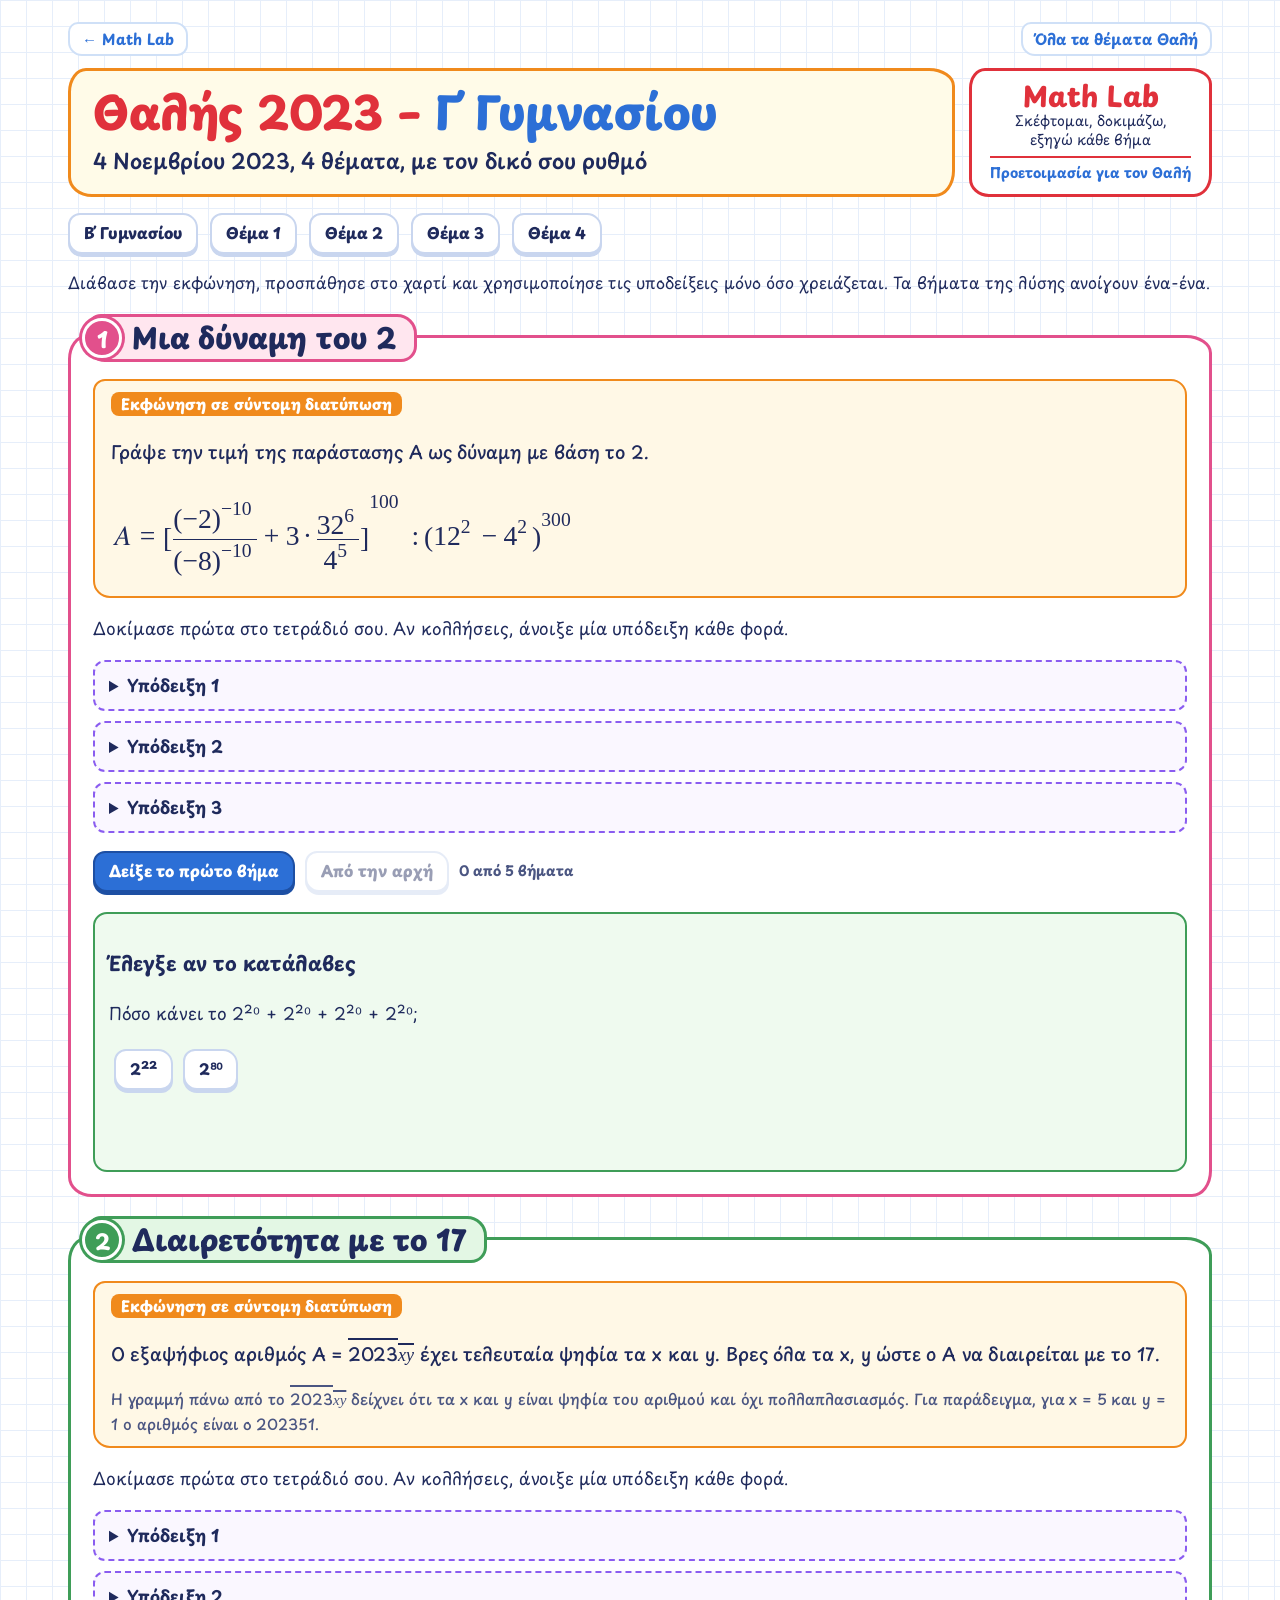
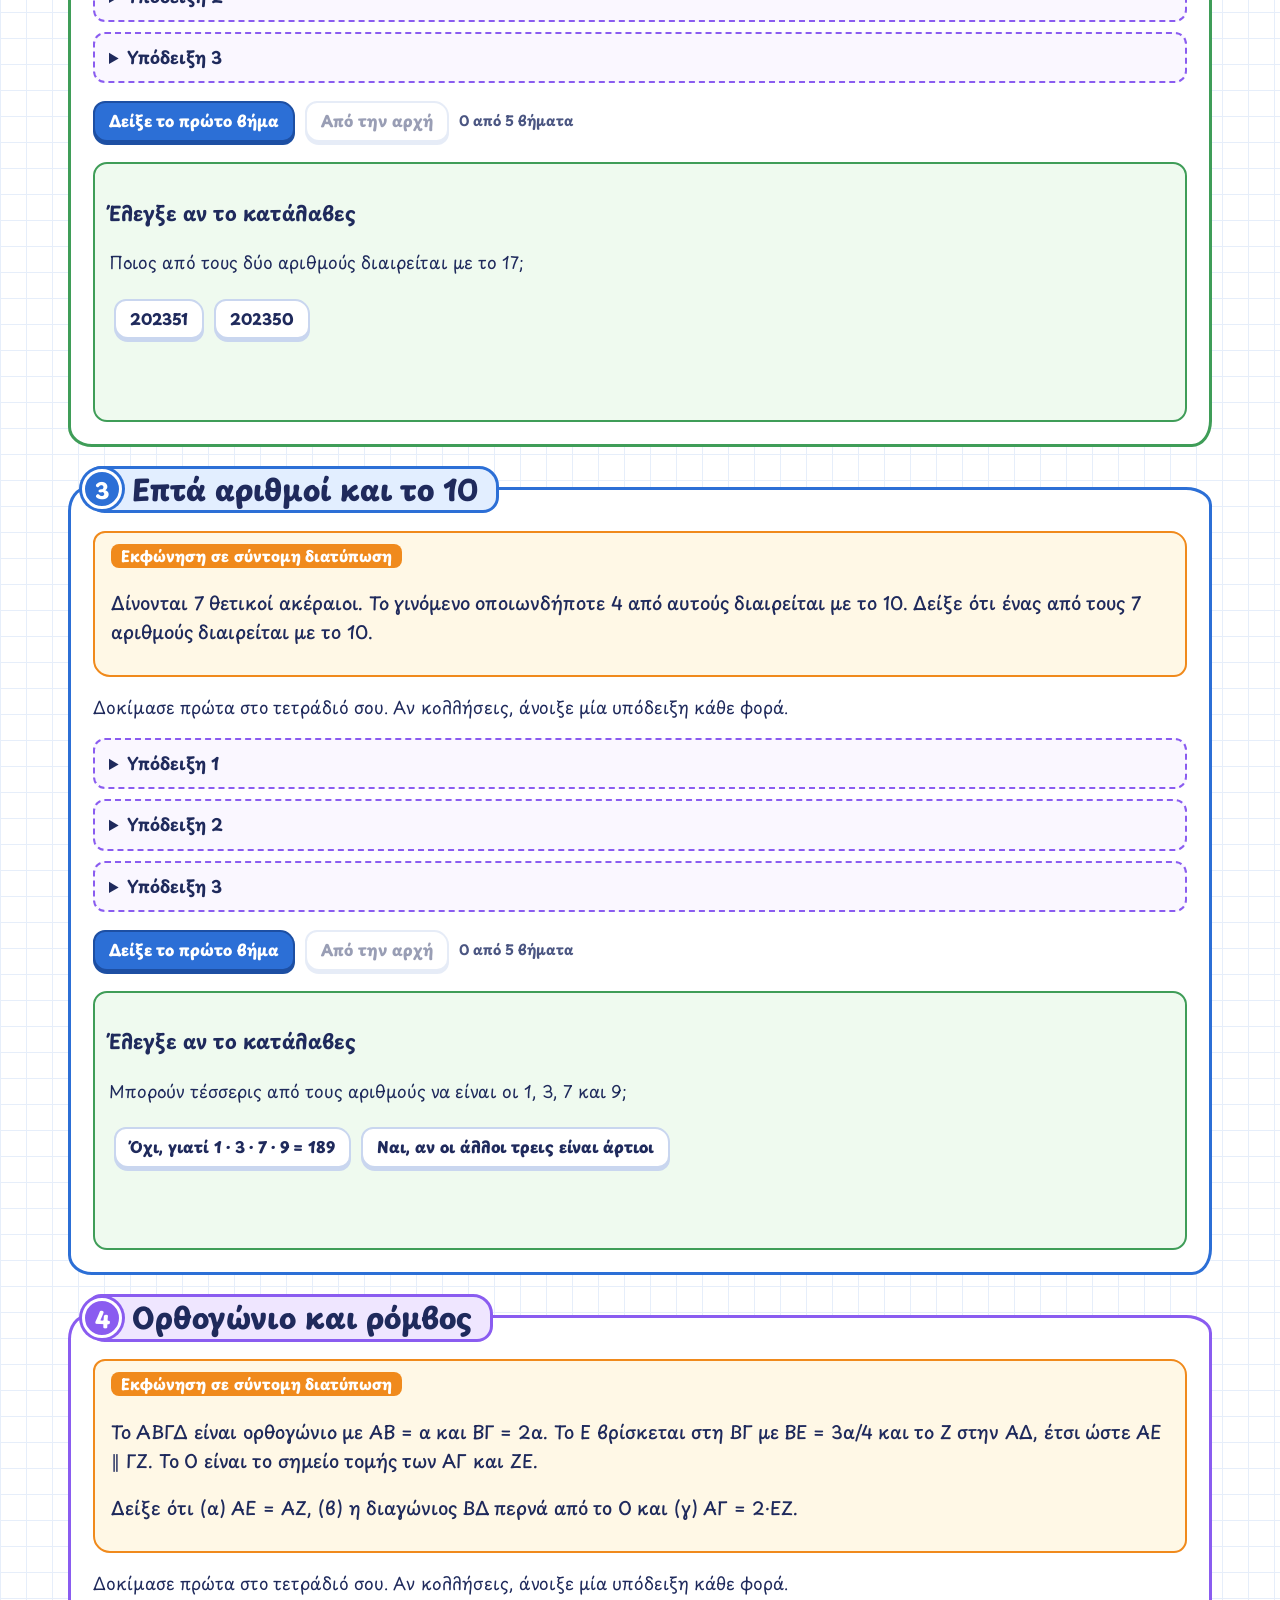
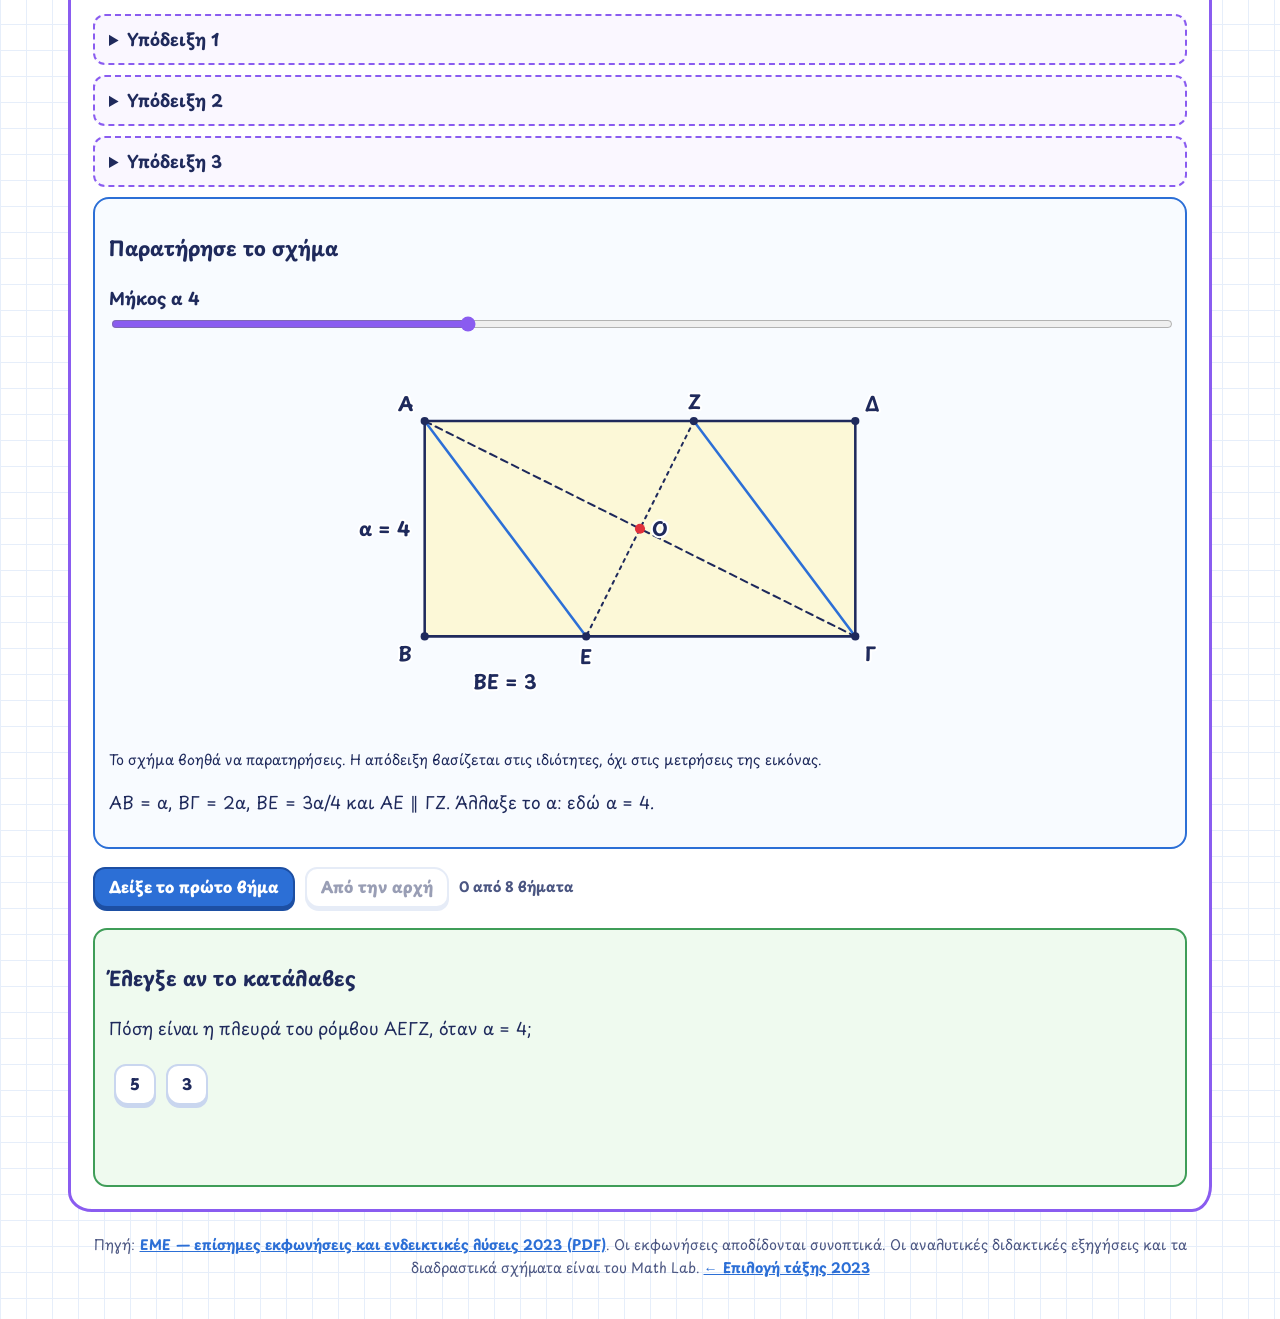
<file: thalis/2023/g.html>
<!doctype html><html lang="el"><head><meta charset="utf-8"><meta name="viewport" content="width=device-width,initial-scale=1"><title>Θαλής 2023 Γ΄ Γυμνασίου · Math Lab</title><meta name="description" content="Θαλής 2023: θέματα Γυμνασίου, υποδείξεις και απλές λύσεις βήμα-βήμα.">
<link rel="preconnect" href="https://fonts.googleapis.com">
<link rel="preconnect" href="https://fonts.gstatic.com" crossorigin>
<link href="https://fonts.googleapis.com/css2?family=Playpen+Sans:wght@400..800&display=swap" rel="stylesheet">
<link rel="stylesheet" href="../../assets/style.css">
<link rel="stylesheet" href="../thalis.css?v=2026102202"></head><body><main class="sheet">
<nav class="lab-nav"><a href="../../">← Math Lab</a><a href="../">Όλα τα θέματα Θαλή</a></nav>
<header class="sheet-head">
<div class="title-card">
<h1><span class="t1">Θαλής 2023 –</span> <span class="t2">Γ΄ Γυμνασίου</span></h1>
<p>4 Νοεμβρίου 2023, 4 θέματα, με τον δικό σου ρυθμό</p></div><aside class="brand-card"><strong>Math Lab</strong><span>Σκέφτομαι, δοκιμάζω,<br>εξηγώ κάθε βήμα</span><em>Προετοιμασία για τον Θαλή</em></aside></header>
<nav class="thalis-nav" aria-label="Τάξη και θέματα"><a class="btn ghost" href="b.html">Β΄ Γυμνασίου</a><a class="btn ghost" href="#p1">Θέμα 1</a><a class="btn ghost" href="#p2">Θέμα 2</a><a class="btn ghost" href="#p3">Θέμα 3</a><a class="btn ghost" href="#p4">Θέμα 4</a></nav>
<p class="lead">Διάβασε την εκφώνηση, προσπάθησε στο χαρτί και χρησιμοποίησε τις υποδείξεις μόνο όσο χρειάζεται. Τα βήματα της λύσης ανοίγουν ένα-ένα.</p>

<section class="block b-pink" id="p1">
<div class="tab"><span class="num">1</span><h2>Μια δύναμη του 2</h2></div>
<div class="task thalis-task">
<span class="lbl">Εκφώνηση σε σύντομη διατύπωση</span>
<p>Γράψε την τιμή της παράστασης Α ως δύναμη με βάση το 2.</p>
<div class="thalis-equation"><math xmlns="http://www.w3.org/1998/Math/MathML" displaystyle="true"><mi>Α</mi><mo>=</mo><msup><mrow><mo>[</mo><mfrac><msup><mrow><mo>(</mo><mn>−2</mn><mo>)</mo></mrow><mn>−10</mn></msup><msup><mrow><mo>(</mo><mn>−8</mn><mo>)</mo></mrow><mn>−10</mn></msup></mfrac><mo>+</mo><mn>3</mn><mo>·</mo><mfrac><msup><mn>32</mn><mn>6</mn></msup><msup><mn>4</mn><mn>5</mn></msup></mfrac><mo>]</mo></mrow><mn>100</mn></msup></math> <math xmlns="http://www.w3.org/1998/Math/MathML" displaystyle="true"><mo>:</mo><msup><mrow><mo>(</mo><msup><mn>12</mn><mn>2</mn></msup><mo>−</mo><msup><mn>4</mn><mn>2</mn></msup><mo>)</mo></mrow><mn>300</mn></msup></math></div></div>
<p>Δοκίμασε πρώτα στο τετράδιό σου. Αν κολλήσεις, άνοιξε μία υπόδειξη κάθε φορά.</p>
<div class="thalis-hints">
<details><summary>Υπόδειξη 1</summary><p>Γράψε κάθε αριθμό ως δύναμη του 2: 4 = 2², 8 = 2³, 32 = 2⁵ και 128 = 2⁷.</p></details>
<details><summary>Υπόδειξη 2</summary><p>Ένα κλάσμα με τον ίδιο αρνητικό εκθέτη πάνω και κάτω «αναποδογυρίζει»: α⁻ⁿ / β⁻ⁿ = (β/α)ⁿ.</p></details>
<details><summary>Υπόδειξη 3</summary><p>Μέσα στην αγκύλη θα βρεις 2²⁰ + 3·2²⁰. Πόσα 2²⁰ είναι αυτά συνολικά;</p></details></div>
<div class="thalis-steps">
<article class="step-card" hidden><div class="step-head"><span class="letter">1</span><h3>Το κλάσμα με τους αρνητικούς εκθέτες</h3></div>
<p>Είναι (−2)⁻¹⁰ = 1/(−2)¹⁰ και (−8)⁻¹⁰ = 1/(−8)¹⁰. Η διαίρεσή τους δίνει (−8)¹⁰/(−2)¹⁰ = ((−8)/(−2))¹⁰ = 4¹⁰. Τέλος, 4 = 2², άρα 4¹⁰ = 2²⁰.</p>
<div class="fbox blue">(−2)⁻¹⁰ / (−8)⁻¹⁰ = 4¹⁰ = 2²⁰</div></article>
<article class="step-card" hidden><div class="step-head"><span class="letter">2</span><h3>Το δεύτερο κλάσμα</h3></div>
<p>Είναι 32⁶ = (2⁵)⁶ = 2³⁰ και 4⁵ = (2²)⁵ = 2¹⁰. Στη διαίρεση δυνάμεων με την ίδια βάση αφαιρούμε τους εκθέτες: 30 − 10 = 20.</p>
<div class="fbox blue">3 · 32⁶/4⁵ = 3 · 2³⁰/2¹⁰ = 3 · 2²⁰</div></article>
<article class="step-card" hidden><div class="step-head"><span class="letter">3</span><h3>Η αγκύλη</h3></div>
<p>Ένα 2²⁰ και τρία ακόμη 2²⁰ κάνουν τέσσερα 2²⁰, όπως 1 μήλο και 3 μήλα κάνουν 4 μήλα. Μετά γράφουμε 4 = 2².</p>
<div class="fbox blue">[2²⁰ + 3·2²⁰]¹⁰⁰ = (4·2²⁰)¹⁰⁰ = (2²²)¹⁰⁰ = 2²²⁰⁰</div></article>
<article class="step-card" hidden><div class="step-head"><span class="letter">4</span><h3>Ο διαιρέτης</h3></div>
<p>Υπολογίζουμε πρώτα τη διαφορά: 12² − 4² = 144 − 16 = 128. Το 128 είναι 2⁷.</p>
<div class="fbox blue">(12² − 4²)³⁰⁰ = 128³⁰⁰ = (2⁷)³⁰⁰ = 2²¹⁰⁰</div></article>
<article class="step-card" hidden><div class="step-head"><span class="letter">5</span><h3>Η διαίρεση</h3></div>
<p>Και οι δύο όροι είναι δυνάμεις του 2. Στη διαίρεση αφαιρούμε τους εκθέτες: 2200 − 2100 = 100.</p>
<div class="fbox blue">Α = 2²²⁰⁰ : 2²¹⁰⁰ = 2¹⁰⁰</div></article>
<div class="thalis-controls"><button class="btn reveal" type="button">Δείξε το πρώτο βήμα</button><button class="btn ghost reset" type="button">Από την αρχή</button><span class="thalis-progress" aria-live="polite"></span></div></div>
<div class="thalis-check" data-correct="0"><h3>Έλεγξε αν το κατάλαβες</h3><p>Πόσο κάνει το 2²⁰ + 2²⁰ + 2²⁰ + 2²⁰;</p>
<button class="btn ghost" type="button" data-choice="0">2²²</button><button class="btn ghost" type="button" data-choice="1">2⁸⁰</button>
<p role="status" data-feedback="Τέσσερα ίσα κομμάτια 2²⁰ κάνουν 4·2²⁰ = 2²·2²⁰ = 2²². Οι εκθέτες προστίθενται μόνο όταν πολλαπλασιάζουμε δυνάμεις."></p></div></section>

<section class="block b-green" id="p2">
<div class="tab"><span class="num">2</span><h2>Διαιρετότητα με το 17</h2></div>
<div class="task thalis-task">
<span class="lbl">Εκφώνηση σε σύντομη διατύπωση</span>
<p>Ο εξαψήφιος αριθμός Α = <span class="ovl">2023<i>xy</i></span> έχει τελευταία ψηφία τα x και y. Βρες όλα τα x, y ώστε ο Α να διαιρείται με το 17.</p>
<p class="thalis-notation">Η γραμμή πάνω από το <span class="ovl">2023<i>xy</i></span> δείχνει ότι τα x και y είναι ψηφία του αριθμού και όχι πολλαπλασιασμός. Για παράδειγμα, για x = 5 και y = 1 ο αριθμός είναι ο 202351.</p></div>
<p>Δοκίμασε πρώτα στο τετράδιό σου. Αν κολλήσεις, άνοιξε μία υπόδειξη κάθε φορά.</p>
<div class="thalis-hints">
<details><summary>Υπόδειξη 1</summary><p>Χώρισε τον αριθμό σε δύο κομμάτια: τα πρώτα τέσσερα ψηφία δίνουν 202300 και τα δύο τελευταία δίνουν 10x + y.</p></details>
<details><summary>Υπόδειξη 2</summary><p>Κάνε τη διαίρεση 202300 : 17. Τι υπόλοιπο αφήνει;</p></details>
<details><summary>Υπόδειξη 3</summary><p>Το 10x + y είναι αριθμός από το 0 έως το 99. Ποια πολλαπλάσια του 17 υπάρχουν σε αυτό το διάστημα;</p></details></div>
<div class="thalis-steps">
<article class="step-card" hidden><div class="step-head"><span class="letter">1</span><h3>Χωρίζουμε τον αριθμό</h3></div>
<p>Το x είναι το ψηφίο των δεκάδων και το y των μονάδων. Τα ψηφία 2023 μπροστά τους αξίζουν 2023 εκατοντάδες.</p>
<div class="fbox blue">Α = 2023 · 100 + 10x + y = 202300 + (10x + y)</div></article>
<article class="step-card" hidden><div class="step-head"><span class="letter">2</span><h3>Το 202300 διαιρείται με το 17</h3></div>
<p>Κάνοντας τη διαίρεση βρίσκουμε πηλίκο 11900 και υπόλοιπο 0. Μάλιστα 2023 = 7·17², δηλαδή 2023 = 7·289.</p>
<div class="fbox blue">202300 = 17 · 11900</div></article>
<article class="step-card" hidden><div class="step-head"><span class="letter">3</span><h3>Αρκεί να διαιρείται το δεύτερο κομμάτι</h3></div>
<p>Αφού το 202300 είναι πολλαπλάσιο του 17, ο Α διαιρείται με το 17 ακριβώς όταν διαιρείται και το 10x + y. Το 10x + y παίρνει τιμές από 0 (για x = y = 0) έως 99. Τα πολλαπλάσια του 17 σε αυτό το διάστημα είναι:</p>
<div class="fbox blue">10x + y ∈ {0, 17, 34, 51, 68, 85}</div></article>
<article class="step-card" hidden><div class="step-head"><span class="letter">4</span><h3>Διαβάζουμε τα ψηφία</h3></div>
<p>Το ψηφίο των δεκάδων είναι το x και το ψηφίο των μονάδων είναι το y. Το 0 γράφεται 00, άρα δίνει x = 0 και y = 0.</p><table class="thalis-table"><caption>Οι λύσεις και ο αριθμός Α που δίνουν</caption><thead><tr><th scope="col">10x + y</th><th scope="col">x</th><th scope="col">y</th><th scope="col">Α</th></tr></thead><tbody><tr><td>0</td><td>0</td><td>0</td><td>202300</td></tr><tr><td>17</td><td>1</td><td>7</td><td>202317</td></tr><tr><td>34</td><td>3</td><td>4</td><td>202334</td></tr><tr><td>51</td><td>5</td><td>1</td><td>202351</td></tr><tr><td>68</td><td>6</td><td>8</td><td>202368</td></tr><tr><td>85</td><td>8</td><td>5</td><td>202385</td></tr></tbody></table></article>
<article class="step-card" hidden><div class="step-head"><span class="letter">5</span><h3>Γράφουμε την απάντηση</h3></div>
<p>Βρήκαμε έξι ζεύγη ψηφίων. Ο αριθμός 202300 μετράει κι αυτός: είναι εξαψήφιος και διαιρείται με το 17.</p>
<div class="fbox blue">(x, y) ∈ {(0, 0), (1, 7), (3, 4), (5, 1), (6, 8), (8, 5)}</div></article>
<div class="thalis-controls"><button class="btn reveal" type="button">Δείξε το πρώτο βήμα</button><button class="btn ghost reset" type="button">Από την αρχή</button><span class="thalis-progress" aria-live="polite"></span></div></div>
<div class="thalis-check" data-correct="0"><h3>Έλεγξε αν το κατάλαβες</h3><p>Ποιος από τους δύο αριθμούς διαιρείται με το 17;</p>
<button class="btn ghost" type="button" data-choice="0">202351</button><button class="btn ghost" type="button" data-choice="1">202350</button>
<p role="status" data-feedback="Τα δύο τελευταία ψηφία του 202351 δίνουν 51 = 3·17. Το 50 δεν είναι πολλαπλάσιο του 17."></p></div></section>

<section class="block b-blue" id="p3">
<div class="tab"><span class="num">3</span><h2>Επτά αριθμοί και το 10</h2></div>
<div class="task thalis-task">
<span class="lbl">Εκφώνηση σε σύντομη διατύπωση</span>
<p>Δίνονται 7 θετικοί ακέραιοι. Το γινόμενο οποιωνδήποτε 4 από αυτούς διαιρείται με το 10. Δείξε ότι ένας από τους 7 αριθμούς διαιρείται με το 10.</p></div>
<p>Δοκίμασε πρώτα στο τετράδιό σου. Αν κολλήσεις, άνοιξε μία υπόδειξη κάθε φορά.</p>
<div class="thalis-hints">
<details><summary>Υπόδειξη 1</summary><p>Είναι 10 = 2 · 5. Ένα γινόμενο διαιρείται με το 10 μόνο αν διαιρείται και με το 2 και με το 5.</p></details>
<details><summary>Υπόδειξη 2</summary><p>Αν ανάμεσα στους 7 υπήρχαν 4 περιττοί, τι θα γινόταν με το γινόμενό τους;</p></details>
<details><summary>Υπόδειξη 3</summary><p>Μέτρησε πόσοι αριθμοί είναι τουλάχιστον άρτιοι και πόσοι τουλάχιστον πολλαπλάσια του 5. Χωράνε σε 7 αριθμούς χωρίς να συναντηθούν;</p></details></div>
<div class="thalis-steps">
<article class="step-card" hidden><div class="step-head"><span class="letter">1</span><h3>Τι σημαίνει να διαιρείται με το 10</h3></div>
<p>Είναι 10 = 2 · 5. Ένα γινόμενο είναι άρτιο μόνο αν κάποιος παράγοντάς του είναι άρτιος, γιατί το γινόμενο περιττών είναι περιττό. Με τον ίδιο τρόπο, διαιρείται με το 5 μόνο αν κάποιος παράγοντας είναι πολλαπλάσιο του 5, επειδή το 5 είναι πρώτος αριθμός.</p>
<div class="fbox blue">Σε κάθε τετράδα: ένας άρτιος και ένα πολλαπλάσιο του 5</div></article>
<article class="step-card" hidden><div class="step-head"><span class="letter">2</span><h3>Το πολύ 3 περιττοί</h3></div>
<p>Αν υπήρχαν 4 περιττοί αριθμοί, το γινόμενό τους θα ήταν περιττό και δεν θα διαιρούνταν με το 10. Αυτό δεν επιτρέπεται, άρα οι περιττοί είναι το πολύ 3.</p>
<div class="fbox blue">άρτιοι: τουλάχιστον 7 − 3 = 4</div></article>
<article class="step-card" hidden><div class="step-head"><span class="letter">3</span><h3>Το πολύ 3 που δεν διαιρούνται με το 5</h3></div>
<p>Αν 4 αριθμοί δεν διαιρούνταν με το 5, ούτε το γινόμενό τους θα διαιρούνταν με το 5, άρα ούτε με το 10. Επομένως το πολύ 3 αριθμοί δεν είναι πολλαπλάσια του 5.</p>
<div class="fbox blue">πολλαπλάσια του 5: τουλάχιστον 7 − 3 = 4</div></article>
<article class="step-card" hidden><div class="step-head"><span class="letter">4</span><h3>Οι δύο ομάδες συναντιούνται</h3></div>
<p>Έχουμε τουλάχιστον 4 άρτιους και τουλάχιστον 4 πολλαπλάσια του 5, αλλά μόνο 7 αριθμούς. Αν οι δύο ομάδες δεν είχαν κοινό αριθμό, θα χρειαζόμασταν τουλάχιστον 8 αριθμούς.</p>
<div class="fbox blue">4 + 4 = 8 &gt; 7, άρα κάποιος αριθμός ανήκει και στις δύο ομάδες</div></article>
<article class="step-card" hidden><div class="step-head"><span class="letter">5</span><h3>Γράφουμε το συμπέρασμα</h3></div>
<p>Ο αριθμός αυτός είναι άρτιος και πολλαπλάσιο του 5. Διαιρείται λοιπόν με το 2 και με το 5, άρα και με το 10.</p>
<div class="fbox blue">Ένας από τους 7 αριθμούς διαιρείται με το 10</div></article>
<div class="thalis-controls"><button class="btn reveal" type="button">Δείξε το πρώτο βήμα</button><button class="btn ghost reset" type="button">Από την αρχή</button><span class="thalis-progress" aria-live="polite"></span></div></div>
<div class="thalis-check" data-correct="0"><h3>Έλεγξε αν το κατάλαβες</h3><p>Μπορούν τέσσερις από τους αριθμούς να είναι οι 1, 3, 7 και 9;</p>
<button class="btn ghost" type="button" data-choice="0">Όχι, γιατί 1 · 3 · 7 · 9 = 189</button><button class="btn ghost" type="button" data-choice="1">Ναι, αν οι άλλοι τρεις είναι άρτιοι</button>
<p role="status" data-feedback="Η υπόθεση ισχύει για οποιαδήποτε 4 από τους 7. Το 189 δεν διαιρείται ούτε με το 2 ούτε με το 5, άρα ούτε με το 10."></p></div></section>

<section class="block b-purple" id="p4">
<div class="tab"><span class="num">4</span><h2>Ορθογώνιο και ρόμβος</h2></div>
<div class="task thalis-task">
<span class="lbl">Εκφώνηση σε σύντομη διατύπωση</span>
<p>Το ΑΒΓΔ είναι ορθογώνιο με ΑΒ = α και ΒΓ = 2α. Το Ε βρίσκεται στη ΒΓ με ΒΕ = 3α/4 και το Ζ στην ΑΔ, έτσι ώστε ΑΕ ∥ ΓΖ. Το Ο είναι το σημείο τομής των ΑΓ και ΖΕ.</p>
<p>Δείξε ότι (α) ΑΕ = ΑΖ, (β) η διαγώνιος ΒΔ περνά από το Ο και (γ) ΑΓ = 2·ΕΖ.</p></div>
<p>Δοκίμασε πρώτα στο τετράδιό σου. Αν κολλήσεις, άνοιξε μία υπόδειξη κάθε φορά.</p>
<div class="thalis-hints">
<details><summary>Υπόδειξη 1</summary><p>Οι ΑΔ και ΒΓ είναι παράλληλες. Μαζί με το ΑΕ ∥ ΓΖ, τι σχήμα είναι το ΑΕΓΖ;</p></details>
<details><summary>Υπόδειξη 2</summary><p>Βρες το ΑΕ με το Πυθαγόρειο θεώρημα στο ορθογώνιο τρίγωνο ΑΒΕ και σύγκρινέ το με το ΕΓ = 2α − 3α/4.</p></details>
<details><summary>Υπόδειξη 3</summary><p>Για το (γ), γράψε το εμβαδόν του ρόμβου με δύο τρόπους: βάση επί ύψος, και μισό γινόμενο των διαγωνίων.</p></details></div>
<div class="thalis-geometry">
<h3>Παρατήρησε το σχήμα</h3>
<label>Μήκος α <output class="k-value">4</output> <input class="geo-width" type="range" min="2" max="8" step="1" value="4"></label>
<svg class="thalis-figure" viewBox="0 0 640 380" role="img" aria-label="Ορθογώνιο ΑΒΓΔ με ΑΒ = α και ΒΓ = 2α, και ο ρόμβος ΑΕΓΖ"></svg>
<p class="thalis-caption">Το σχήμα βοηθά να παρατηρήσεις. Η απόδειξη βασίζεται στις ιδιότητες, όχι στις μετρήσεις της εικόνας.</p>
<p class="geo-status" aria-live="polite">Άνοιξε τα βήματα για να φωτιστούν οι σχετικές πλευρές.</p></div>
<div class="thalis-steps" data-geometry="true">
<article class="step-card" hidden><div class="step-head"><span class="letter">1</span><h3>Το ΑΕΓΖ είναι παραλληλόγραμμο</h3></div>
<p>Στο ορθογώνιο είναι ΑΔ ∥ ΒΓ. Το Ζ ανήκει στην ΑΔ και το Ε στη ΒΓ, άρα ΑΖ ∥ ΕΓ. Από τα δεδομένα έχουμε και ΑΕ ∥ ΓΖ.</p>
<div class="fbox blue">ΑΕΓΖ παραλληλόγραμμο</div></article>
<article class="step-card" hidden><div class="step-head"><span class="letter">2</span><h3>Υπολογίζουμε το ΕΓ</h3></div>
<p>Το ΕΓ είναι ό,τι μένει από τη ΒΓ, αν αφαιρέσουμε το ΒΕ. Γράφουμε 2α = 8α/4, για να έχουμε κοινό παρονομαστή.</p>
<div class="fbox blue">ΕΓ = 2α − 3α/4 = 8α/4 − 3α/4 = 5α/4</div></article>
<article class="step-card" hidden><div class="step-head"><span class="letter">3</span><h3>Πυθαγόρειο θεώρημα στο ΑΒΕ</h3></div>
<p>Το τρίγωνο ΑΒΕ έχει ορθή γωνία στο Β, αφού είναι γωνία του ορθογωνίου. Η υποτείνουσά του είναι η ΑΕ.</p>
<div class="fbox blue">ΑΕ² = α² + 9α²/16 = 25α²/16, άρα ΑΕ = 5α/4</div></article>
<article class="step-card" hidden><div class="step-head"><span class="letter">4</span><h3>Απαντάμε στο (α): ρόμβος</h3></div>
<p>Το παραλληλόγραμμο ΑΕΓΖ έχει δύο διαδοχικές πλευρές ίσες, ΑΕ = ΕΓ = 5α/4. Άρα είναι ρόμβος και έχει όλες τις πλευρές του ίσες.</p>
<div class="fbox blue">ΑΕ = ΕΓ = ΓΖ = ΖΑ, άρα ΑΕ = ΑΖ</div></article>
<article class="step-card" hidden><div class="step-head"><span class="letter">5</span><h3>Απαντάμε στο (β): κοινή διαγώνιος</h3></div>
<p>Οι διαγώνιοι ΑΓ και ΕΖ του ρόμβου διχοτομούνται, άρα το σημείο τομής τους Ο είναι το μέσο της ΑΓ. Οι διαγώνιοι ΑΓ και ΒΔ του ορθογωνίου διχοτομούνται κι αυτές, άρα η ΒΔ περνά από το μέσο της ΑΓ.</p>
<div class="fbox blue">Η ΒΔ περνά από το Ο</div></article>
<article class="step-card" hidden><div class="step-head"><span class="letter">6</span><h3>Το μήκος της ΑΓ</h3></div>
<p>Στο ορθογώνιο τρίγωνο ΑΒΓ, με ορθή γωνία στο Β, εφαρμόζουμε ξανά το Πυθαγόρειο θεώρημα.</p>
<div class="fbox blue">ΑΓ² = α² + (2α)² = 5α², άρα ΑΓ = α√5</div></article>
<article class="step-card" hidden><div class="step-head"><span class="letter">7</span><h3>Το εμβαδόν του ρόμβου με δύο τρόπους</h3></div>
<p>Ο ρόμβος είναι παραλληλόγραμμο με βάση ΕΓ = 5α/4 και ύψος την απόσταση των ΑΔ και ΒΓ, δηλαδή ΑΒ = α. Το εμβαδόν του ρόμβου είναι επίσης το μισό γινόμενο των διαγωνίων του.</p>
<div class="fbox blue">½ · ΑΓ · ΕΖ = ΕΓ · ΑΒ, δηλαδή ½ · α√5 · ΕΖ = 5α²/4</div></article>
<article class="step-card" hidden><div class="step-head"><span class="letter">8</span><h3>Απαντάμε στο (γ)</h3></div>
<p>Λύνουμε ως προς ΕΖ: ΕΖ = (5α²/4) · 2/(α√5) = 5α/(2√5). Επειδή 5 = √5 · √5, το 5/√5 είναι √5.</p>
<div class="fbox blue">ΕΖ = α√5/2, άρα ΑΓ = α√5 = 2 · ΕΖ</div></article>
<div class="thalis-controls"><button class="btn reveal" type="button">Δείξε το πρώτο βήμα</button><button class="btn ghost reset" type="button">Από την αρχή</button><span class="thalis-progress" aria-live="polite"></span></div></div>
<div class="thalis-check" data-correct="0"><h3>Έλεγξε αν το κατάλαβες</h3><p>Πόση είναι η πλευρά του ρόμβου ΑΕΓΖ, όταν α = 4;</p>
<button class="btn ghost" type="button" data-choice="0">5</button><button class="btn ghost" type="button" data-choice="1">3</button>
<p role="status" data-feedback="Η πλευρά είναι 5α/4 = 5·4/4 = 5. Το 3 είναι το ΒΕ = 3α/4."></p></div></section>
<footer class="thalis-source">Πηγή: <a href="https://hms.gr/wp-content/uploads/2025/07/themata_lyseis_THALH_04_11_2023_final.pdf">ΕΜΕ — επίσημες εκφωνήσεις και ενδεικτικές λύσεις 2023 (PDF)</a>. Οι εκφωνήσεις αποδίδονται συνοπτικά. Οι αναλυτικές διδακτικές εξηγήσεις και τα διαδραστικά σχήματα είναι του Math Lab. <a href="../#year2023">←&nbsp;Επιλογή τάξης 2023</a></footer></main>
<script src="2023.js"></script></body></html>
</file>
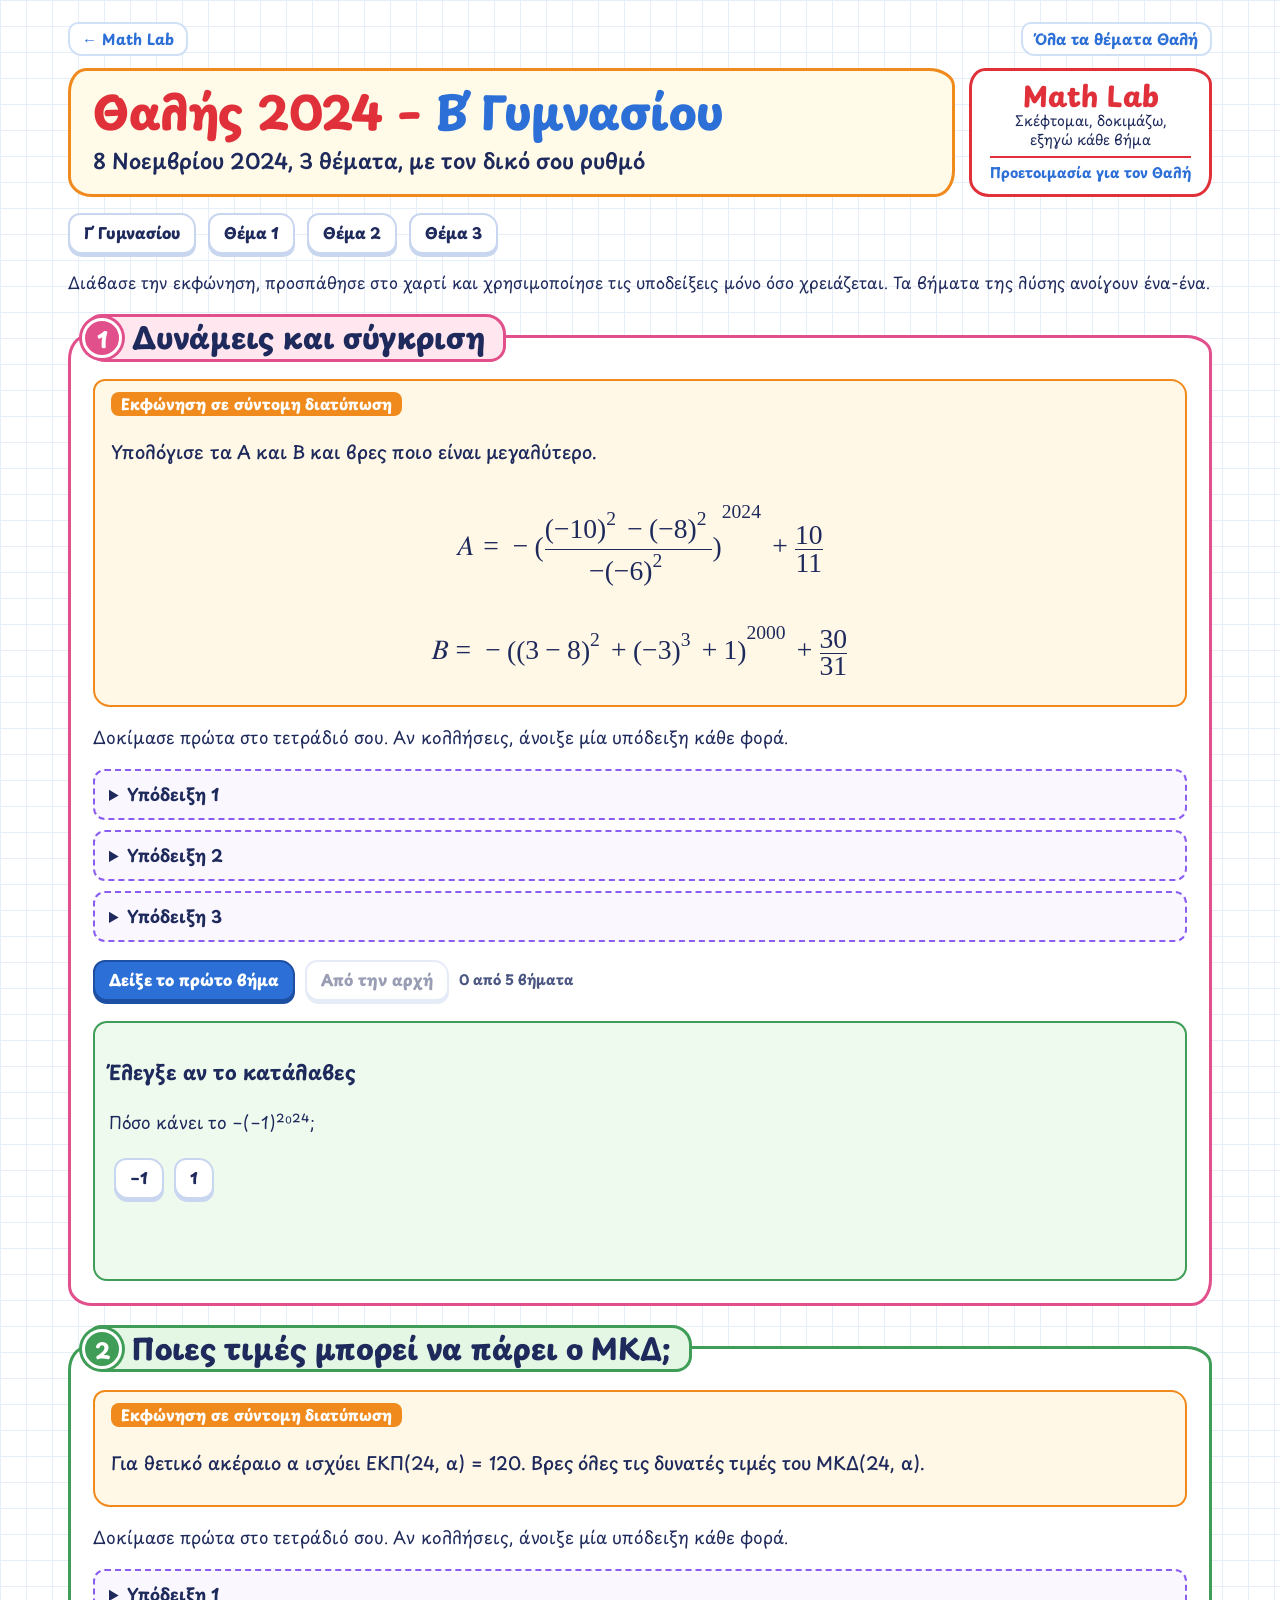
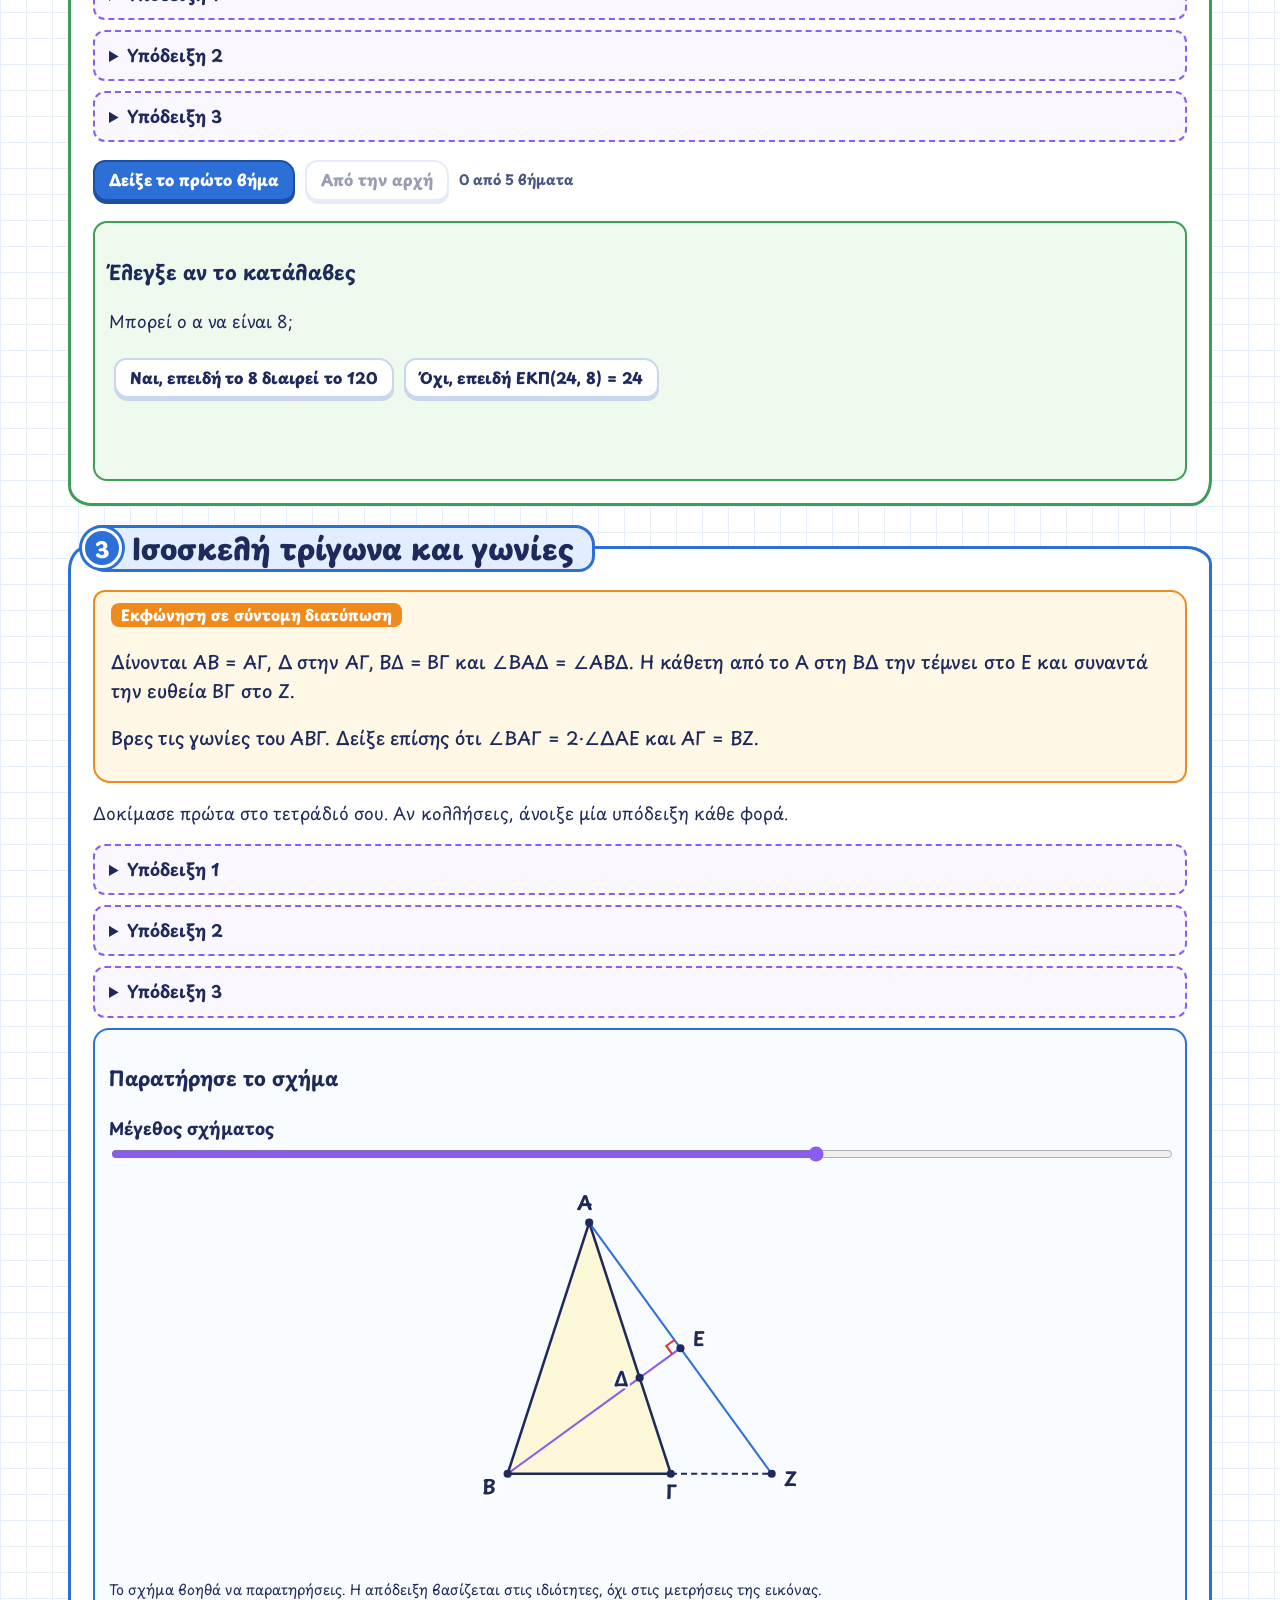
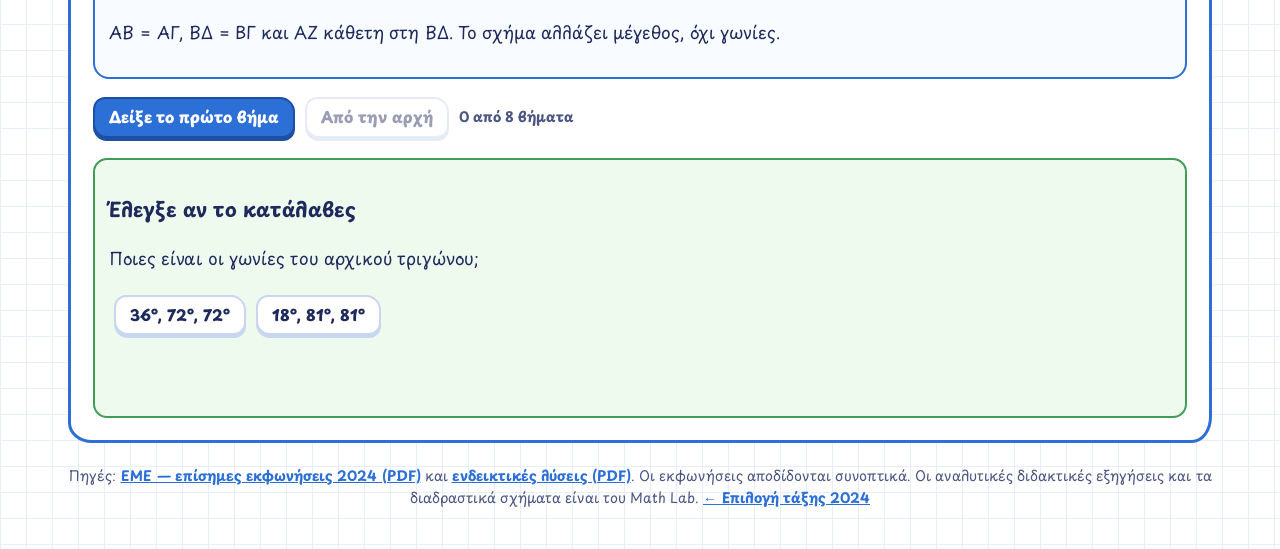
<file: thalis/2024/b.html>
<!doctype html><html lang="el"><head><meta charset="utf-8"><meta name="viewport" content="width=device-width,initial-scale=1"><title>Θαλής 2024 Β΄ Γυμνασίου · Math Lab</title><meta name="description" content="Θαλής 2024: θέματα Γυμνασίου, υποδείξεις και απλές λύσεις βήμα-βήμα."><link rel="preconnect" href="https://fonts.googleapis.com"><link rel="preconnect" href="https://fonts.gstatic.com" crossorigin><link href="https://fonts.googleapis.com/css2?family=Playpen+Sans:wght@400..800&display=swap" rel="stylesheet"><link rel="stylesheet" href="../../assets/style.css"><link rel="stylesheet" href="../thalis.css?v=2024"></head><body><main class="sheet"><nav class="lab-nav"><a href="../../">← Math Lab</a><a href="../">Όλα τα θέματα Θαλή</a></nav><header class="sheet-head"><div class="title-card"><h1><span class="t1">Θαλής 2024 –</span> <span class="t2">Β΄ Γυμνασίου</span></h1><p>8 Νοεμβρίου 2024, 3 θέματα, με τον δικό σου ρυθμό</p></div><aside class="brand-card"><strong>Math Lab</strong><span>Σκέφτομαι, δοκιμάζω,<br>εξηγώ κάθε βήμα</span><em>Προετοιμασία για τον Θαλή</em></aside></header><nav class="thalis-nav" aria-label="Τάξη και θέματα"><a class="btn ghost" href="g.html">Γ΄ Γυμνασίου</a><a class="btn ghost" href="#p1">Θέμα 1</a><a class="btn ghost" href="#p2">Θέμα 2</a><a class="btn ghost" href="#p3">Θέμα 3</a></nav><p class="lead">Διάβασε την εκφώνηση, προσπάθησε στο χαρτί και χρησιμοποίησε τις υποδείξεις μόνο όσο χρειάζεται. Τα βήματα της λύσης ανοίγουν ένα-ένα.</p><section class="block b-pink" id="p1"><div class="tab"><span class="num">1</span><h2>Δυνάμεις και σύγκριση</h2></div><div class="task thalis-task"><span class="lbl">Εκφώνηση σε σύντομη διατύπωση</span><p>Υπολόγισε τα Α και Β και βρες ποιο είναι μεγαλύτερο.</p><div class="thalis-equation"><math xmlns="http://www.w3.org/1998/Math/MathML" display="block"><mi>Α</mi><mo>=</mo><mo>−</mo><msup><mrow><mo>(</mo><mfrac><mrow><msup><mrow><mo>(</mo><mn>−10</mn><mo>)</mo></mrow><mn>2</mn></msup><mo>−</mo><msup><mrow><mo>(</mo><mn>−8</mn><mo>)</mo></mrow><mn>2</mn></msup></mrow><mrow><mo>−</mo><msup><mrow><mo>(</mo><mn>−6</mn><mo>)</mo></mrow><mn>2</mn></msup></mrow></mfrac><mo>)</mo></mrow><mn>2024</mn></msup><mo>+</mo><mfrac><mrow><mn>10</mn></mrow><mrow><mn>11</mn></mrow></mfrac></math></div><div class="thalis-equation"><math xmlns="http://www.w3.org/1998/Math/MathML" display="block"><mi>Β</mi><mo>=</mo><mo>−</mo><msup><mrow><mo>(</mo><msup><mrow><mo>(</mo><mn>3</mn><mo>−</mo><mn>8</mn><mo>)</mo></mrow><mn>2</mn></msup><mo>+</mo><msup><mrow><mo>(</mo><mn>−3</mn><mo>)</mo></mrow><mn>3</mn></msup><mo>+</mo><mn>1</mn><mo>)</mo></mrow><mn>2000</mn></msup><mo>+</mo><mfrac><mrow><mn>30</mn></mrow><mrow><mn>31</mn></mrow></mfrac></math></div></div><p>Δοκίμασε πρώτα στο τετράδιό σου. Αν κολλήσεις, άνοιξε μία υπόδειξη κάθε φορά.</p><div class="thalis-hints"><details><summary>Υπόδειξη 1</summary><p>Πρόσεξε το − μπροστά από το (−6)²: βρίσκεται έξω από τη δύναμη.</p></details><details><summary>Υπόδειξη 2</summary><p>Οι εκθέτες 2024 και 2000 είναι άρτιοι. Το εξωτερικό − όμως παραμένει.</p></details><details><summary>Υπόδειξη 3</summary><p>Ποιο από τα 1/11 και 1/31 είναι μεγαλύτερο; Τι αλλάζει όταν βάλεις αρνητικό πρόσημο;</p></details></div><div class="thalis-steps"><article class="step-card" hidden><div class="step-head"><span class="letter">1</span><h3>Υπολογίζουμε πρώτα τα τετράγωνα</h3></div><p>Ένας αρνητικός αριθμός επί τον εαυτό του δίνει θετικό αποτέλεσμα. Έτσι (−10)² = 100 και (−8)² = 64. Στον παρονομαστή υπολογίζουμε πρώτα (−6)² = 36 και έπειτα βάζουμε το εξωτερικό μείον.</p><div class="fbox blue">(100 − 64)/(−36) = 36/(−36) = −1</div></article><article class="step-card" hidden><div class="step-head"><span class="letter">2</span><h3>Ξεχωρίζουμε τη δύναμη από το εξωτερικό μείον</h3></div><p>Το (−1)²⁰²⁴ είναι 1: οι παράγοντες −1 μπαίνουν σε ζευγάρια και κάθε ζευγάρι δίνει 1. Μπροστά από τη δύναμη υπάρχει άλλο ένα μείον, άρα έχουμε −1.</p><div class="fbox blue">Α = −1 + 10/11 = −11/11 + 10/11 = −1/11</div></article><article class="step-card" hidden><div class="step-head"><span class="letter">3</span><h3>Βρίσκουμε το εσωτερικό του Β</h3></div><p>Έχουμε 3 − 8 = −5, οπότε (3 − 8)² = 25. Οι τρεις αρνητικοί παράγοντες στο (−3)³ δίνουν −27.</p><div class="fbox blue">25 − 27 + 1 = −1</div></article><article class="step-card" hidden><div class="step-head"><span class="letter">4</span><h3>Ολοκληρώνουμε το Β</h3></div><p>Ο 2000 είναι άρτιος, επομένως (−1)²⁰⁰⁰ = 1. Και εδώ το μείον μπροστά από τη δύναμη δίνει −1.</p><div class="fbox blue">Β = −1 + 30/31 = −31/31 + 30/31 = −1/31</div></article><article class="step-card" hidden><div class="step-head"><span class="letter">5</span><h3>Συγκρίνουμε τους δύο αρνητικούς αριθμούς</h3></div><p>Το 1/11 είναι μεγαλύτερο από το 1/31. Άρα το −1/11 βρίσκεται πιο μακριά από το μηδέν, προς τα αριστερά, και είναι μικρότερο. Με κοινό παρονομαστή: Α = −31/341 και Β = −11/341.</p><div class="fbox blue">Α &lt; Β</div></article><div class="thalis-controls"><button class="btn reveal" type="button">Δείξε το πρώτο βήμα</button><button class="btn ghost reset" type="button">Από την αρχή</button><span class="thalis-progress" aria-live="polite"></span></div></div><div class="thalis-check" data-correct="0"><h3>Έλεγξε αν το κατάλαβες</h3><p>Πόσο κάνει το −(−1)²⁰²⁴;</p><button class="btn ghost" type="button" data-choice="0">−1</button><button class="btn ghost" type="button" data-choice="1">1</button><p role="status" data-feedback="Πρώτα υπολογίζουμε τη δύναμη, που είναι 1, και μετά εφαρμόζουμε το εξωτερικό μείον."></p></div></section><section class="block b-green" id="p2"><div class="tab"><span class="num">2</span><h2>Ποιες τιμές μπορεί να πάρει ο ΜΚΔ;</h2></div><div class="task thalis-task"><span class="lbl">Εκφώνηση σε σύντομη διατύπωση</span><p>Για θετικό ακέραιο α ισχύει ΕΚΠ(24, α) = 120. Βρες όλες τις δυνατές τιμές του ΜΚΔ(24, α).</p></div><p>Δοκίμασε πρώτα στο τετράδιό σου. Αν κολλήσεις, άνοιξε μία υπόδειξη κάθε φορά.</p><div class="thalis-hints"><details><summary>Υπόδειξη 1</summary><p>Το α πρέπει να διαιρεί το 120, αφού το 120 είναι πολλαπλάσιό του.</p></details><details><summary>Υπόδειξη 2</summary><p>Γράψε 24 = 2³·3 και 120 = 2³·3·5. Ποιος πρώτος παράγοντας λείπει από το 24;</p></details><details><summary>Υπόδειξη 3</summary><p>Δοκίμασε κάθε διαιρέτη του 120 που περιέχει τον παράγοντα 5.</p></details></div><div class="thalis-steps"><article class="step-card" hidden><div class="step-head"><span class="letter">1</span><h3>Τι σημαίνει ΕΚΠ ίσο με 120;</h3></div><p>Το 120 είναι ο μικρότερος θετικός αριθμός που διαιρείται και με το 24 και με το α. Ειδικά, ο α διαιρεί το 120. Επομένως δεν μπορεί να έχει πρώτους παράγοντες που δεν υπάρχουν στο 120.</p></article><article class="step-card" hidden><div class="step-head"><span class="letter">2</span><h3>Ο παράγοντας που πρέπει να δώσει ο α</h3></div><p>Στην ανάλυση του ΕΚΠ παίρνουμε κάθε πρώτο παράγοντα στη μεγαλύτερη δύναμη που εμφανίζεται στους δύο αριθμούς. Το 24 δίνει ήδη το 2³ και το 3. Για να εμφανιστεί και το 5 στο ΕΚΠ, πρέπει να το δώσει ο α.</p><div class="fbox blue">24 = 2³·3 &nbsp; και &nbsp; 120 = 2³·3·5</div></article><article class="step-card" hidden><div class="step-head"><span class="letter">3</span><h3>Γράφουμε όλους τους υποψηφίους</h3></div><p>Ο α έχει ακριβώς έναν παράγοντα 5. Για να βρούμε όλες τις τιμές, πολλαπλασιάζουμε το 5 με έναν από τους αριθμούς 1, 2, 4, 8. Παίρνουμε 5, 10, 20, 40. Έπειτα μπορούμε να προσθέσουμε έναν παράγοντα 3, πολλαπλασιάζοντας καθέναν από αυτούς με το 3: παίρνουμε 15, 30, 60, 120. Δεν επιτρέπονται άλλοι πρώτοι παράγοντες ή μεγαλύτερες δυνάμεις, επειδή ο α πρέπει να διαιρεί το 120.</p><div class="fbox blue">α = 5, 10, 15, 20, 30, 40, 60, 120</div></article><article class="step-card" hidden><div class="step-head"><span class="letter">4</span><h3>Υπολογίζουμε τον ΜΚΔ σε κάθε περίπτωση</h3></div><p>Κρατάμε τους πρώτους παράγοντες που υπάρχουν και στο 24 και στον α, με τη μικρότερη δύναμη. Για παράδειγμα, 60 = 2²·3·5, άρα ΜΚΔ(24, 60) = 2²·3 = 12.</p><table class="thalis-table"><caption>Όλοι οι επιτρεπτοί α και οι αντίστοιχοι ΜΚΔ</caption><thead><tr><th scope="col">α</th><th scope="col">ΜΚΔ(24, α)</th></tr></thead><tbody><tr><td>5</td><td>1</td></tr><tr><td>10</td><td>2</td></tr><tr><td>15</td><td>3</td></tr><tr><td>20</td><td>4</td></tr><tr><td>30</td><td>6</td></tr><tr><td>40</td><td>8</td></tr><tr><td>60</td><td>12</td></tr><tr><td>120</td><td>24</td></tr></tbody></table></article><article class="step-card" hidden><div class="step-head"><span class="letter">5</span><h3>Ελέγχουμε ότι δεν λείπει κάποια τιμή</h3></div><p>Κάθε αριθμός του πίνακα δίνει ΕΚΠ 120: ο α δίνει το 5 και το 24 συμπληρώνει όσους παράγοντες 2 ή 3 λείπουν. Άρα όλες οι τιμές του πίνακα επιτρέπονται.</p><div class="fbox blue">ΜΚΔ(24, α) ∈ {1, 2, 3, 4, 6, 8, 12, 24}</div></article><div class="thalis-controls"><button class="btn reveal" type="button">Δείξε το πρώτο βήμα</button><button class="btn ghost reset" type="button">Από την αρχή</button><span class="thalis-progress" aria-live="polite"></span></div></div><div class="thalis-check" data-correct="1"><h3>Έλεγξε αν το κατάλαβες</h3><p>Μπορεί ο α να είναι 8;</p><button class="btn ghost" type="button" data-choice="0">Ναι, επειδή το 8 διαιρεί το 120</button><button class="btn ghost" type="button" data-choice="1">Όχι, επειδή ΕΚΠ(24, 8) = 24</button><p role="status" data-feedback="Το να διαιρεί το 120 είναι αναγκαίο, αλλά δεν αρκεί. Ο α πρέπει να δίνει και τον παράγοντα 5."></p></div></section><section class="block b-blue" id="p3"><div class="tab"><span class="num">3</span><h2>Ισοσκελή τρίγωνα και γωνίες</h2></div><div class="task thalis-task"><span class="lbl">Εκφώνηση σε σύντομη διατύπωση</span><p>Δίνονται ΑΒ = ΑΓ, Δ στην ΑΓ, ΒΔ = ΒΓ και ∠ΒΑΔ = ∠ΑΒΔ. Η κάθετη από το Α στη ΒΔ την τέμνει στο Ε και συναντά την ευθεία ΒΓ στο Ζ.</p><p>Βρες τις γωνίες του ΑΒΓ. Δείξε επίσης ότι ∠ΒΑΓ = 2·∠ΔΑΕ και ΑΓ = ΒΖ.</p></div><p>Δοκίμασε πρώτα στο τετράδιό σου. Αν κολλήσεις, άνοιξε μία υπόδειξη κάθε φορά.</p><div class="thalis-hints"><details><summary>Υπόδειξη 1</summary><p>Σε ισοσκελές τρίγωνο οι γωνίες απέναντι από τις ίσες πλευρές είναι ίσες.</p></details><details><summary>Υπόδειξη 2</summary><p>Ονόμασε ω τις γωνίες στη βάση του ΑΒΓ και φ τη γωνία στην κορυφή Α.</p></details><details><summary>Υπόδειξη 3</summary><p>Για να δείξεις ΑΒ = ΒΖ, ψάξε δύο ίσες γωνίες στο τρίγωνο ΑΒΖ.</p></details></div><div class="thalis-geometry"><h3>Παρατήρησε το σχήμα</h3><label>Μέγεθος σχήματος <input class="geo-width" type="range" min="80" max="110" value="100"></label><svg class="thalis-figure" viewBox="0 0 640 380" role="img" aria-label="Ισοσκελές τρίγωνο ΑΒΓ και οι βοηθητικές γραμμές του θέματος 3"></svg><p class="thalis-caption">Το σχήμα βοηθά να παρατηρήσεις. Η απόδειξη βασίζεται στις ιδιότητες, όχι στις μετρήσεις της εικόνας.</p><p class="geo-status" aria-live="polite">Άνοιξε τα βήματα για να φωτιστούν οι σχετικές πλευρές και γωνίες.</p></div><div class="thalis-steps" data-geometry="true"><article class="step-card" hidden><div class="step-head"><span class="letter">1</span><h3>Βάζουμε ονόματα στις γωνίες</h3></div><p>Επειδή ΑΒ = ΑΓ, οι γωνίες στα Β και Γ είναι ίσες. Τις ονομάζουμε ω. Τη γωνία ΒΑΓ την ονομάζουμε φ. Οι τρεις γωνίες ενός τριγώνου έχουν άθροισμα 180°.</p><div class="fbox blue">φ + 2ω = 180°, άρα φ = 180° − 2ω</div></article><article class="step-card" hidden><div class="step-head"><span class="letter">2</span><h3>Κοιτάζουμε το μικρότερο ισοσκελές</h3></div><p>Στο τρίγωνο ΒΔΓ έχουμε ΒΔ = ΒΓ. Άρα οι γωνίες στα Δ και Γ είναι ίσες. Η γωνία στο Γ είναι η ίδια ω που είχαμε πριν, αφού τα Α, Δ, Γ βρίσκονται στην ίδια ευθεία.</p><div class="fbox blue">∠ΒΔΓ = ω &nbsp; και &nbsp; ∠ΔΒΓ = 180° − 2ω</div></article><article class="step-card" hidden><div class="step-head"><span class="letter">3</span><h3>Χρησιμοποιούμε την επιπλέον ισότητα γωνιών</h3></div><p>Το Δ βρίσκεται πάνω στην ΑΓ, επομένως ∠ΒΑΔ = φ. Από το δεδομένο ∠ΒΑΔ = ∠ΑΒΔ έχουμε και ∠ΑΒΔ = φ. Η γωνία ΑΒΓ χωρίζεται από τη ΒΔ σε αυτά τα δύο κομμάτια.</p><div class="fbox blue">ω = φ + (180° − 2ω)</div></article><article class="step-card" hidden><div class="step-head"><span class="letter">4</span><h3>Λύνουμε μια απλή εξίσωση</h3></div><p>Αντικαθιστούμε το φ με 180° − 2ω. Τότε ω = 360° − 4ω. Προσθέτουμε 4ω και στα δύο μέλη: 5ω = 360°, άρα ω = 72°. Μετά φ = 180° − 144° = 36°.</p><div class="fbox blue">∠ΒΑΓ = 36° και ∠ΑΒΓ = ∠ΒΓΑ = 72°</div></article><article class="step-card" hidden><div class="step-head"><span class="letter">5</span><h3>Βρίσκουμε τη γωνία ΔΑΕ</h3></div><p>Στο σχήμα οι Α, Δ, Γ και οι Β, Δ, Ε είναι συνευθειακοί. Οι γωνίες ΑΔΕ και ΒΔΓ είναι κατά κορυφή, άρα ίσες: 72°. Το τρίγωνο ΑΔΕ έχει ορθή γωνία στο Ε, επειδή ΑΖ ⟂ ΒΔ.</p><div class="fbox blue">∠ΔΑΕ = 180° − 90° − 72° = 18°</div></article><article class="step-card" hidden><div class="step-head"><span class="letter">6</span><h3>Απαντάμε στο δεύτερο ζητούμενο</h3></div><p>Μόλις βρήκαμε ∠ΒΑΓ = 36° και ∠ΔΑΕ = 18°. Το 36 είναι διπλάσιο του 18.</p><div class="fbox blue">∠ΒΑΓ = 2·∠ΔΑΕ</div></article><article class="step-card" hidden><div class="step-head"><span class="letter">7</span><h3>Εξετάζουμε το τρίγωνο ΑΒΖ</h3></div><p>Στο Α, η γωνία ΒΑΖ αποτελείται από τις γωνίες ΒΑΓ και ΓΑΖ, δηλαδή 36° και 18°. Στο Β, η ημιευθεία ΒΖ έχει την ίδια κατεύθυνση με τη ΒΓ, άρα ∠ΑΒΖ = 72°.</p><div class="fbox blue">∠ΒΑΖ = 54° και ∠ΑΖΒ = 180° − 54° − 72° = 54°</div></article><article class="step-card" hidden><div class="step-head"><span class="letter">8</span><h3>Από ίσες γωνίες παίρνουμε ίσες πλευρές</h3></div><p>Στο ΑΒΖ οι γωνίες στα Α και Ζ είναι ίσες. Άρα οι απέναντι πλευρές τους ΒΖ και ΑΒ είναι ίσες. Από τα αρχικά δεδομένα έχουμε επίσης ΑΒ = ΑΓ.</p><div class="fbox blue">ΒΖ = ΑΒ = ΑΓ</div></article><div class="thalis-controls"><button class="btn reveal" type="button">Δείξε το πρώτο βήμα</button><button class="btn ghost reset" type="button">Από την αρχή</button><span class="thalis-progress" aria-live="polite"></span></div></div><div class="thalis-check" data-correct="0"><h3>Έλεγξε αν το κατάλαβες</h3><p>Ποιες είναι οι γωνίες του αρχικού τριγώνου;</p><button class="btn ghost" type="button" data-choice="0">36°, 72°, 72°</button><button class="btn ghost" type="button" data-choice="1">18°, 81°, 81°</button><p role="status" data-feedback="Οι δύο γωνίες στη βάση είναι 72° και η γωνία στην κορυφή είναι 36°."></p></div></section><footer class="thalis-source">Πηγές: <a href="https://hms.gr/wp-content/uploads/2025/02/THALIS-2024_25_Ekfoniseis_08_11_2024.pdf">ΕΜΕ — επίσημες εκφωνήσεις 2024 (PDF)</a> και <a href="https://hms.gr/wp-content/uploads/2025/02/THEMATA_LYSEIS_THALIS_8_11_2024.pdf">ενδεικτικές λύσεις (PDF)</a>. Οι εκφωνήσεις αποδίδονται συνοπτικά. Οι αναλυτικές διδακτικές εξηγήσεις και τα διαδραστικά σχήματα είναι του Math Lab. <a href="../#year2024">←&nbsp;Επιλογή τάξης 2024</a></footer></main><script src="2024.js"></script></body></html>
</file>
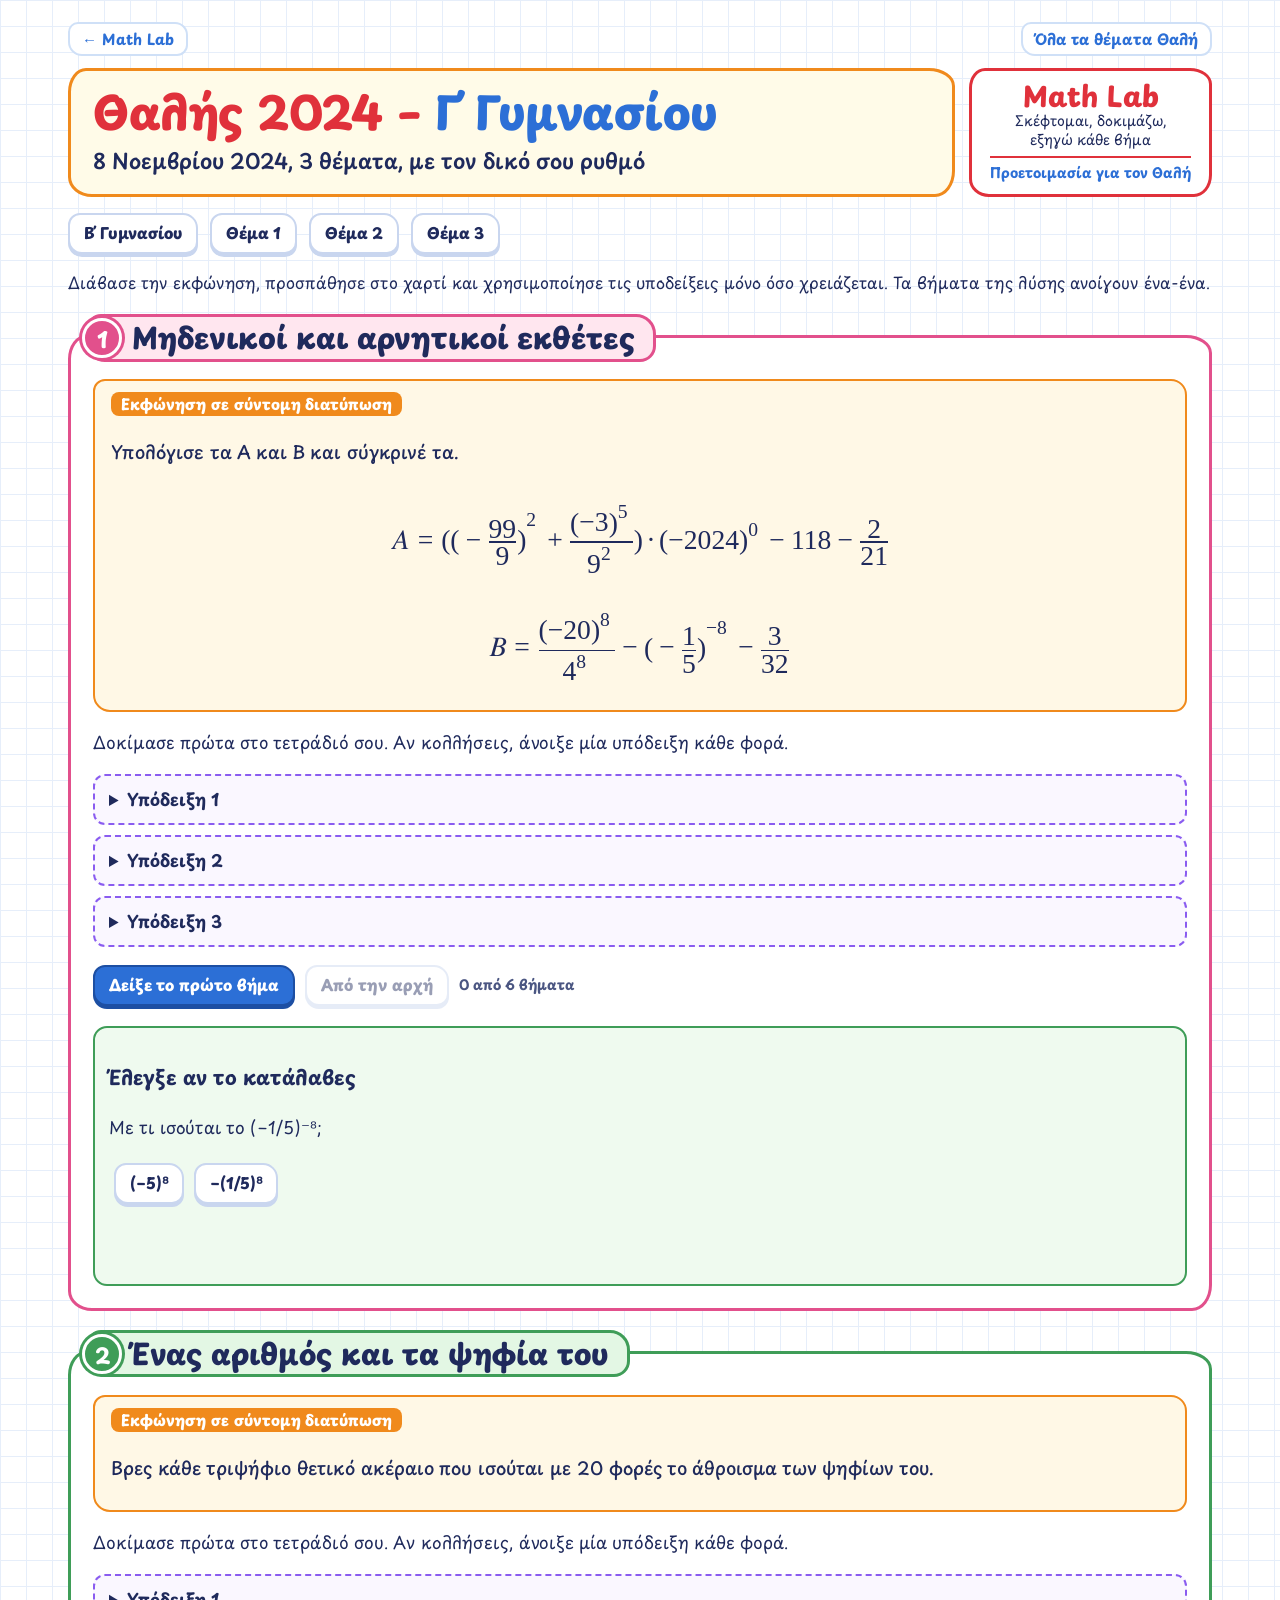
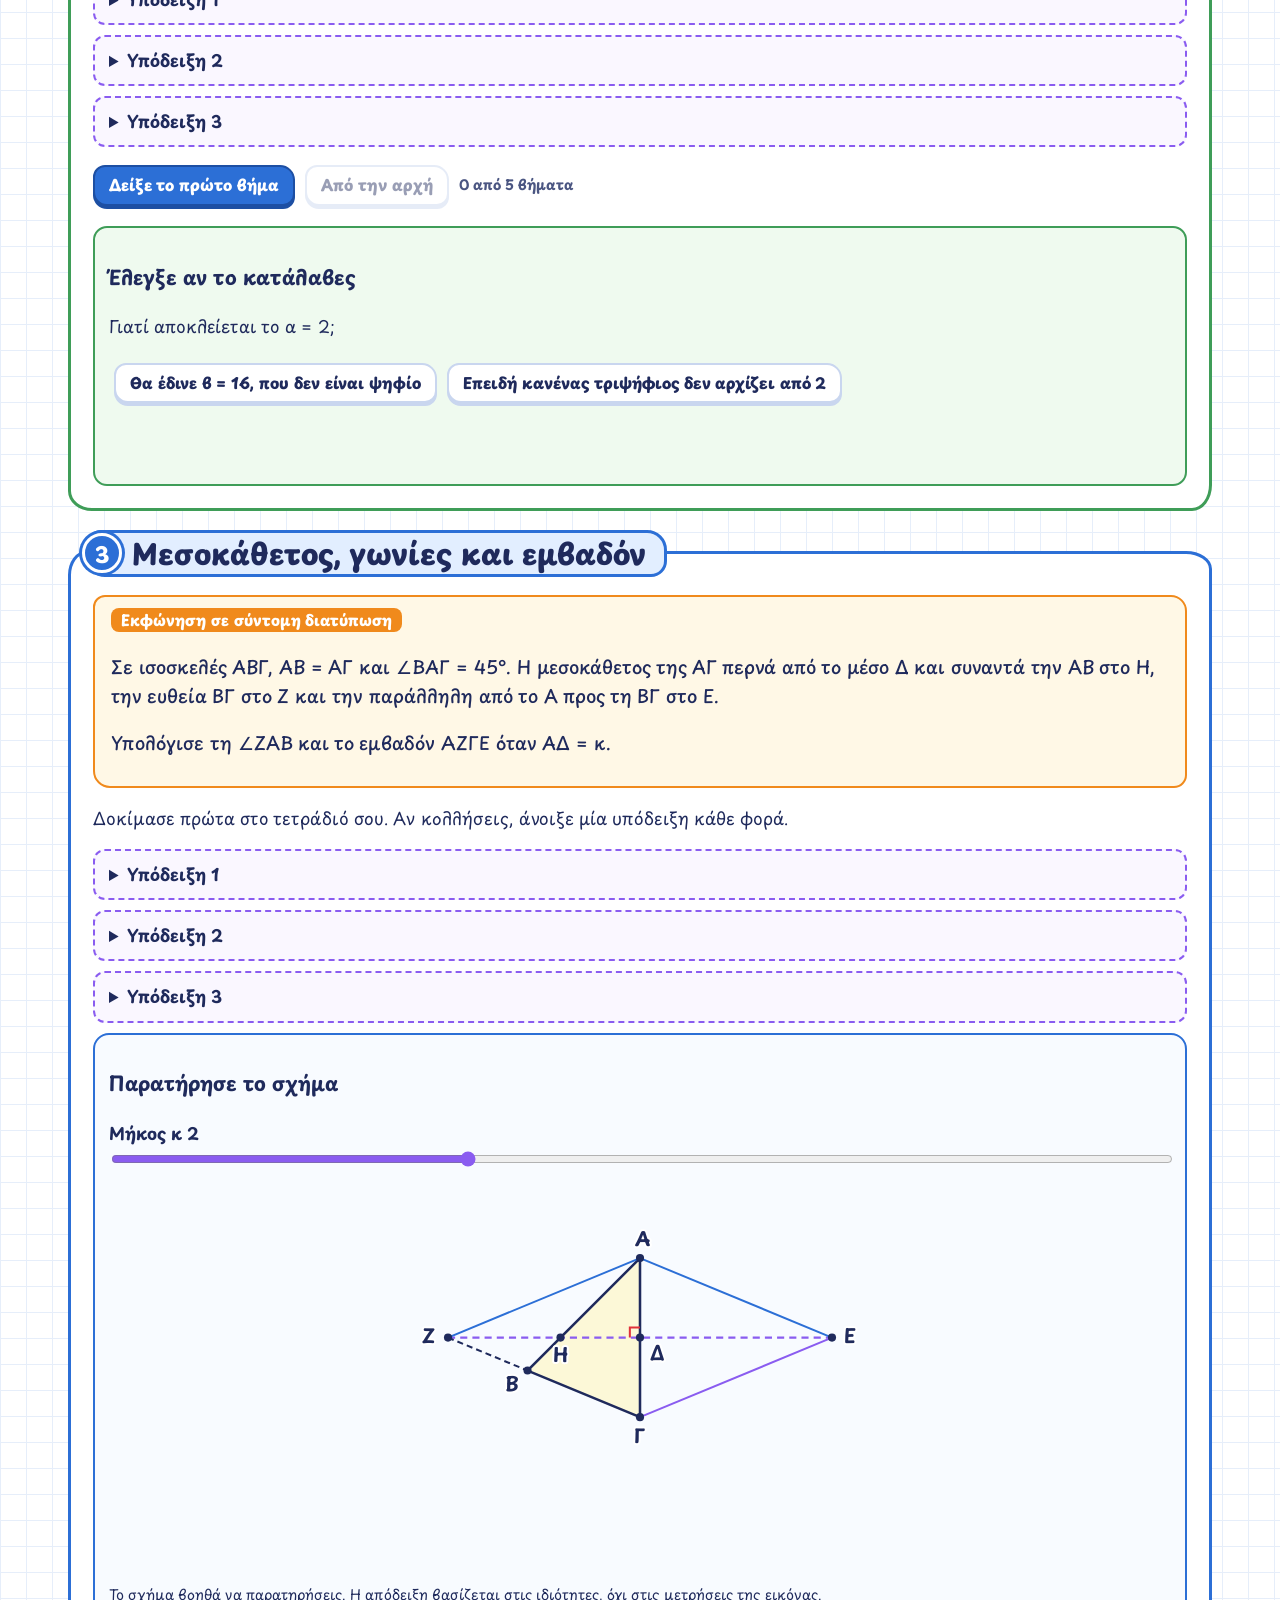
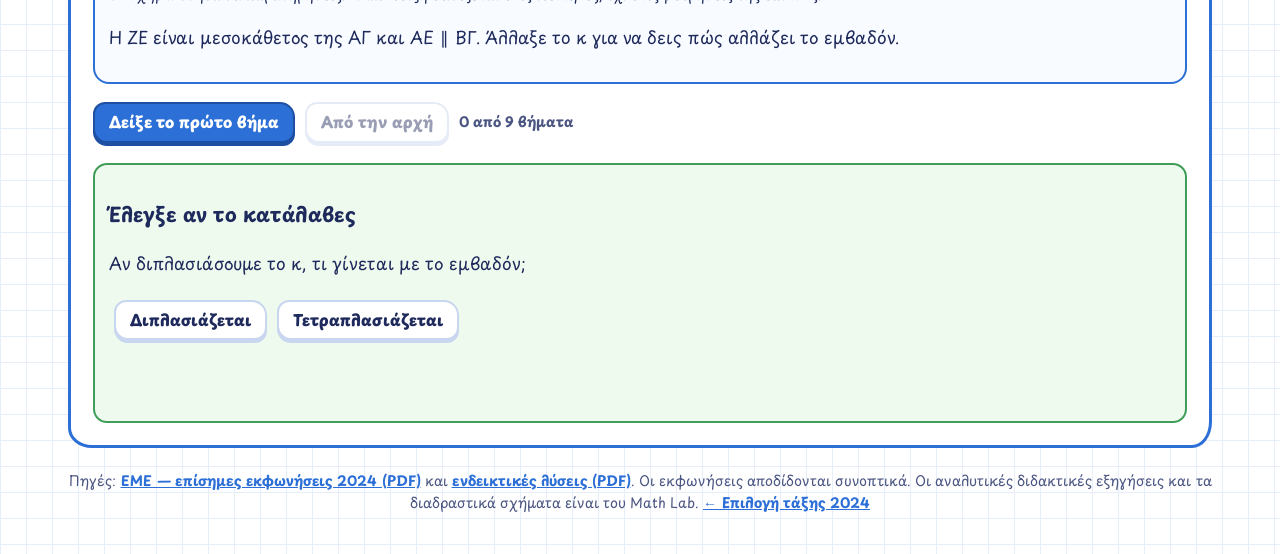
<file: thalis/2024/g.html>
<!doctype html><html lang="el"><head><meta charset="utf-8"><meta name="viewport" content="width=device-width,initial-scale=1"><title>Θαλής 2024 Γ΄ Γυμνασίου · Math Lab</title><meta name="description" content="Θαλής 2024: θέματα Γυμνασίου, υποδείξεις και απλές λύσεις βήμα-βήμα."><link rel="preconnect" href="https://fonts.googleapis.com"><link rel="preconnect" href="https://fonts.gstatic.com" crossorigin><link href="https://fonts.googleapis.com/css2?family=Playpen+Sans:wght@400..800&display=swap" rel="stylesheet"><link rel="stylesheet" href="../../assets/style.css"><link rel="stylesheet" href="../thalis.css?v=2024"></head><body><main class="sheet"><nav class="lab-nav"><a href="../../">← Math Lab</a><a href="../">Όλα τα θέματα Θαλή</a></nav><header class="sheet-head"><div class="title-card"><h1><span class="t1">Θαλής 2024 –</span> <span class="t2">Γ΄ Γυμνασίου</span></h1><p>8 Νοεμβρίου 2024, 3 θέματα, με τον δικό σου ρυθμό</p></div><aside class="brand-card"><strong>Math Lab</strong><span>Σκέφτομαι, δοκιμάζω,<br>εξηγώ κάθε βήμα</span><em>Προετοιμασία για τον Θαλή</em></aside></header><nav class="thalis-nav" aria-label="Τάξη και θέματα"><a class="btn ghost" href="b.html">Β΄ Γυμνασίου</a><a class="btn ghost" href="#p1">Θέμα 1</a><a class="btn ghost" href="#p2">Θέμα 2</a><a class="btn ghost" href="#p3">Θέμα 3</a></nav><p class="lead">Διάβασε την εκφώνηση, προσπάθησε στο χαρτί και χρησιμοποίησε τις υποδείξεις μόνο όσο χρειάζεται. Τα βήματα της λύσης ανοίγουν ένα-ένα.</p><section class="block b-pink" id="p1"><div class="tab"><span class="num">1</span><h2>Μηδενικοί και αρνητικοί εκθέτες</h2></div><div class="task thalis-task"><span class="lbl">Εκφώνηση σε σύντομη διατύπωση</span><p>Υπολόγισε τα Α και Β και σύγκρινέ τα.</p><div class="thalis-equation"><math xmlns="http://www.w3.org/1998/Math/MathML" display="block"><mi>Α</mi><mo>=</mo><mo>(</mo><msup><mrow><mo>(</mo><mo>−</mo><mfrac><mrow><mn>99</mn></mrow><mrow><mn>9</mn></mrow></mfrac><mo>)</mo></mrow><mn>2</mn></msup><mo>+</mo><mfrac><mrow><msup><mrow><mo>(</mo><mn>−3</mn><mo>)</mo></mrow><mn>5</mn></msup></mrow><mrow><msup><mrow><mn>9</mn></mrow><mn>2</mn></msup></mrow></mfrac><mo>)</mo><mo>·</mo><msup><mrow><mo>(</mo><mn>−2024</mn><mo>)</mo></mrow><mn>0</mn></msup><mo>−</mo><mn>118</mn><mo>−</mo><mfrac><mrow><mn>2</mn></mrow><mrow><mn>21</mn></mrow></mfrac></math></div><div class="thalis-equation"><math xmlns="http://www.w3.org/1998/Math/MathML" display="block"><mi>Β</mi><mo>=</mo><mfrac><mrow><msup><mrow><mo>(</mo><mn>−20</mn><mo>)</mo></mrow><mn>8</mn></msup></mrow><mrow><msup><mrow><mn>4</mn></mrow><mn>8</mn></msup></mrow></mfrac><mo>−</mo><msup><mrow><mo>(</mo><mo>−</mo><mfrac><mrow><mn>1</mn></mrow><mrow><mn>5</mn></mrow></mfrac><mo>)</mo></mrow><mn>−8</mn></msup><mo>−</mo><mfrac><mrow><mn>3</mn></mrow><mrow><mn>32</mn></mrow></mfrac></math></div></div><p>Δοκίμασε πρώτα στο τετράδιό σου. Αν κολλήσεις, άνοιξε μία υπόδειξη κάθε φορά.</p><div class="thalis-hints"><details><summary>Υπόδειξη 1</summary><p>Κάθε μη μηδενικός αριθμός στην εκθετική δύναμη 0 δίνει 1.</p></details><details><summary>Υπόδειξη 2</summary><p>Για αρνητικό εκθέτη αντιστρέφουμε τη βάση και αλλάζουμε τον εκθέτη σε θετικό.</p></details><details><summary>Υπόδειξη 3</summary><p>Για τη σύγκριση χρησιμοποίησε κοινό παρονομαστή 21·32 = 672.</p></details></div><div class="thalis-steps"><article class="step-card" hidden><div class="step-head"><span class="letter">1</span><h3>Το πρώτο τετράγωνο</h3></div><p>Διαιρούμε πρώτα: −99/9 = −11. Μετά υψώνουμε στο τετράγωνο.</p><div class="fbox blue">(−99/9)² = (−11)² = 121</div></article><article class="step-card" hidden><div class="step-head"><span class="letter">2</span><h3>Το δεύτερο κλάσμα</h3></div><p>Το (−3)⁵ έχει περιττό εκθέτη, άρα είναι αρνητικό: −243. Ο παρονομαστής 9² είναι 81.</p><div class="fbox blue">(−3)⁵/9² = −243/81 = −3</div></article><article class="step-card" hidden><div class="step-head"><span class="letter">3</span><h3>Ο μηδενικός εκθέτης απλοποιεί το Α</h3></div><p>Η βάση −2024 δεν είναι μηδέν, επομένως (−2024)⁰ = 1. Έτσι η παρένθεση γίνεται 121 − 3 = 118. Ο πολλαπλασιασμός με το 1 δεν αλλάζει τίποτα και το επόμενο −118 ακυρώνει το 118.</p><div class="fbox blue">Α = 118·1 − 118 − 2/21 = −2/21</div></article><article class="step-card" hidden><div class="step-head"><span class="letter">4</span><h3>Οι δύο μεγάλες δυνάμεις του Β είναι ίδιες</h3></div><p>Στο πρώτο κλάσμα οι εκθέτες είναι ίδιοι, οπότε (−20)⁸/4⁸ = (−20/4)⁸ = (−5)⁸. Στον δεύτερο όρο, ο αρνητικός εκθέτης αντιστρέφει τη βάση: (−1/5)⁻⁸ = (−5)⁸. Δεν χρειάζεται να υπολογίσουμε αυτή τη μεγάλη δύναμη.</p><div class="fbox blue">Β = (−5)⁸ − (−5)⁸ − 3/32 = −3/32</div></article><article class="step-card" hidden><div class="step-head"><span class="letter">5</span><h3>Φέρνουμε τα κλάσματα στον ίδιο παρονομαστή</h3></div><p>Πολλαπλασιάζουμε αριθμητή και παρονομαστή του Α με 32 και του Β με 21. Δεν αλλάζουμε την τιμή τους, μόνο τη μορφή τους.</p><div class="fbox blue">Α = −64/672 &nbsp; και &nbsp; Β = −63/672</div></article><article class="step-card" hidden><div class="step-head"><span class="letter">6</span><h3>Προσέχουμε τα αρνητικά πρόσημα</h3></div><p>Το −64 είναι μικρότερο από το −63. Οι παρονομαστές είναι ίδιοι και θετικοί, άρα το ίδιο ισχύει και για τα κλάσματα. Η διαφορά τους είναι μόλις −1/672.</p><div class="fbox blue">Α &lt; Β</div></article><div class="thalis-controls"><button class="btn reveal" type="button">Δείξε το πρώτο βήμα</button><button class="btn ghost reset" type="button">Από την αρχή</button><span class="thalis-progress" aria-live="polite"></span></div></div><div class="thalis-check" data-correct="0"><h3>Έλεγξε αν το κατάλαβες</h3><p>Με τι ισούται το (−1/5)⁻⁸;</p><button class="btn ghost" type="button" data-choice="0">(−5)⁸</button><button class="btn ghost" type="button" data-choice="1">−(1/5)⁸</button><p role="status" data-feedback="Αντιστρέφουμε τη βάση και κάνουμε τον εκθέτη θετικό. Ο αρνητικός εκθέτης δεν είναι μείον μπροστά από τη δύναμη."></p></div></section><section class="block b-green" id="p2"><div class="tab"><span class="num">2</span><h2>Ένας αριθμός και τα ψηφία του</h2></div><div class="task thalis-task"><span class="lbl">Εκφώνηση σε σύντομη διατύπωση</span><p>Βρες κάθε τριψήφιο θετικό ακέραιο που ισούται με 20 φορές το άθροισμα των ψηφίων του.</p></div><p>Δοκίμασε πρώτα στο τετράδιό σου. Αν κολλήσεις, άνοιξε μία υπόδειξη κάθε φορά.</p><div class="thalis-hints"><details><summary>Υπόδειξη 1</summary><p>Αν τα ψηφία είναι α, β, γ, ο αριθμός γράφεται 100α + 10β + γ.</p></details><details><summary>Υπόδειξη 2</summary><p>Κάθε πολλαπλάσιο του 20 λήγει σε 0.</p></details><details><summary>Υπόδειξη 3</summary><p>Με γ = 0, απλοποίησε τη σχέση και θυμήσου ότι κανένα ψηφίο δεν ξεπερνά το 9.</p></details></div><div class="thalis-steps"><article class="step-card" hidden><div class="step-head"><span class="letter">1</span><h3>Ξεχωρίζουμε τον αριθμό από το άθροισμα</h3></div><p>Ο α είναι το ψηφίο των εκατοντάδων, ο β των δεκάδων και ο γ των μονάδων. Για παράδειγμα, το 357 γράφεται 3·100 + 5·10 + 7, ενώ το άθροισμα των ψηφίων του είναι 3 + 5 + 7. Ο α είναι από 1 έως 9, ενώ οι β και γ από 0 έως 9.</p><div class="fbox blue">100α + 10β + γ = 20(α + β + γ)</div></article><article class="step-card" hidden><div class="step-head"><span class="letter">2</span><h3>Οι μονάδες είναι μηδέν</h3></div><p>Ο αριθμός ισούται με 20 επί έναν ακέραιο. Άρα είναι πολλαπλάσιο του 20 και συνεπώς του 10. Όλα τα πολλαπλάσια του 10 τελειώνουν σε 0.</p><div class="fbox blue">γ = 0</div></article><article class="step-card" hidden><div class="step-head"><span class="letter">3</span><h3>Απλοποιούμε την εξίσωση</h3></div><p>Βάζουμε γ = 0 και ανοίγουμε την παρένθεση: 100α + 10β = 20α + 20β. Αφαιρούμε 20α και 10β από κάθε μέλος.</p><div class="fbox blue">80α = 10β, άρα β = 8α</div></article><article class="step-card" hidden><div class="step-head"><span class="letter">4</span><h3>Χρησιμοποιούμε το ότι πρόκειται για ψηφία</h3></div><p>Αν α = 1, παίρνουμε β = 8, που είναι επιτρεπτό ψηφίο. Αν α είναι 2 ή μεγαλύτερο, τότε β = 8α είναι τουλάχιστον 16 και δεν είναι ψηφίο. Άρα υπάρχει μία μόνο δυνατότητα.</p><div class="fbox blue">α = 1, β = 8, γ = 0</div></article><article class="step-card" hidden><div class="step-head"><span class="letter">5</span><h3>Ελέγχουμε την απάντηση στην αρχική συνθήκη</h3></div><p>Ο αριθμός είναι 180. Το άθροισμα των ψηφίων του είναι 1 + 8 + 0 = 9 και 20·9 = 180. Επομένως ικανοποιεί ακριβώς αυτό που ζητείται.</p><div class="fbox blue">Μοναδική λύση: 180</div></article><div class="thalis-controls"><button class="btn reveal" type="button">Δείξε το πρώτο βήμα</button><button class="btn ghost reset" type="button">Από την αρχή</button><span class="thalis-progress" aria-live="polite"></span></div></div><div class="thalis-check" data-correct="0"><h3>Έλεγξε αν το κατάλαβες</h3><p>Γιατί αποκλείεται το α = 2;</p><button class="btn ghost" type="button" data-choice="0">Θα έδινε β = 16, που δεν είναι ψηφίο</button><button class="btn ghost" type="button" data-choice="1">Επειδή κανένας τριψήφιος δεν αρχίζει από 2</button><p role="status" data-feedback="Το πρώτο ψηφίο μπορεί γενικά να είναι 2. Εδώ όμως η σχέση β = 8α θα έδινε μη επιτρεπτό ψηφίο."></p></div></section><section class="block b-blue" id="p3"><div class="tab"><span class="num">3</span><h2>Μεσοκάθετος, γωνίες και εμβαδόν</h2></div><div class="task thalis-task"><span class="lbl">Εκφώνηση σε σύντομη διατύπωση</span><p>Σε ισοσκελές ΑΒΓ, ΑΒ = ΑΓ και ∠ΒΑΓ = 45°. Η μεσοκάθετος της ΑΓ περνά από το μέσο Δ και συναντά την ΑΒ στο Η, την ευθεία ΒΓ στο Ζ και την παράλληλη από το Α προς τη ΒΓ στο Ε.</p><p>Υπολόγισε τη ∠ΖΑΒ και το εμβαδόν ΑΖΓΕ όταν ΑΔ = κ.</p></div><p>Δοκίμασε πρώτα στο τετράδιό σου. Αν κολλήσεις, άνοιξε μία υπόδειξη κάθε φορά.</p><div class="thalis-hints"><details><summary>Υπόδειξη 1</summary><p>Κάθε σημείο της μεσοκαθέτου ισαπέχει από τα άκρα του τμήματος. Επομένως ΖΑ = ΖΓ.</p></details><details><summary>Υπόδειξη 2</summary><p>Το ΑΗΔ είναι ορθογώνιο τρίγωνο με μία γωνία 45°.</p></details><details><summary>Υπόδειξη 3</summary><p>Χώρισε το ΑΖΓΕ με την ΑΓ σε δύο τρίγωνα. Οι βάσεις τους είναι ΑΓ και τα ύψη τους ΖΔ και ΕΔ.</p></details></div><div class="thalis-geometry"><h3>Παρατήρησε το σχήμα</h3><label>Μήκος κ <output class="k-value">2</output> <input class="geo-width" type="range" min="1" max="4" step="0.5" value="2"></label><svg class="thalis-figure" viewBox="0 0 640 380" role="img" aria-label="Ισοσκελές τρίγωνο ΑΒΓ και οι βοηθητικές γραμμές του θέματος 3"></svg><p class="thalis-caption">Το σχήμα βοηθά να παρατηρήσεις. Η απόδειξη βασίζεται στις ιδιότητες, όχι στις μετρήσεις της εικόνας.</p><p class="geo-status" aria-live="polite">Άνοιξε τα βήματα για να φωτιστούν οι σχετικές πλευρές και γωνίες.</p></div><div class="thalis-steps" data-geometry="true"><article class="step-card" hidden><div class="step-head"><span class="letter">1</span><h3>Υπολογίζουμε τις γωνίες της βάσης</h3></div><p>Οι γωνίες στα Β και Γ είναι ίσες, αφού ΑΒ = ΑΓ. Μετά τη γωνία 45° στο Α, απομένουν 180° − 45° = 135°, που μοιράζονται εξίσου.</p><div class="fbox blue">∠ΑΒΓ = ∠ΒΓΑ = 67,5°</div></article><article class="step-card" hidden><div class="step-head"><span class="letter">2</span><h3>Η μεσοκάθετος δίνει ένα ακόμη ισοσκελές</h3></div><p>Το Ζ βρίσκεται στη μεσοκάθετο της ΑΓ, άρα ΖΑ = ΖΓ. Έτσι στο τρίγωνο ΑΖΓ οι γωνίες στα Α και Γ είναι ίσες. Η ΓΖ έχει την κατεύθυνση της ΓΒ, οπότε ∠ΑΓΖ = 67,5°.</p><div class="fbox blue">∠ΓΑΖ = 67,5°</div></article><article class="step-card" hidden><div class="step-head"><span class="letter">3</span><h3>Αφαιρούμε τη γνωστή γωνία στο Α</h3></div><p>Η γωνία ΓΑΖ περιέχει τη γωνία ΓΑΒ, που είναι 45°, και τη ζητούμενη ΒΑΖ. Αφαιρούμε το γνωστό κομμάτι από ολόκληρη τη γωνία.</p><div class="fbox blue">∠ΖΑΒ = 67,5° − 45° = 22,5°</div></article><article class="step-card" hidden><div class="step-head"><span class="letter">4</span><h3>Εξετάζουμε το μικρό ορθογώνιο τρίγωνο</h3></div><p>Στο ΑΗΔ η γωνία στο Δ είναι 90°, επειδή ΗΔ ⟂ ΑΓ. Η γωνία ΗΑΔ είναι 45°, αφού η ΑΗ βρίσκεται πάνω στην ΑΒ. Η τρίτη γωνία είναι επίσης 45°, άρα οι απέναντι πλευρές ΑΔ και ΗΔ είναι ίσες.</p><div class="fbox blue">ΗΔ = ΑΔ = κ</div></article><article class="step-card" hidden><div class="step-head"><span class="letter">5</span><h3>Χρησιμοποιούμε το Πυθαγόρειο θεώρημα</h3></div><p>Η ΑΗ είναι υποτείνουσα του ΑΗΔ. Το τετράγωνό της ισούται με το άθροισμα των τετραγώνων των κάθετων πλευρών. Επειδή κ είναι μήκος, είναι θετικό.</p><div class="fbox blue">ΑΗ² = κ² + κ² = 2κ², άρα ΑΗ = κ√2</div></article><article class="step-card" hidden><div class="step-head"><span class="letter">6</span><h3>Βρίσκουμε και το ΗΖ</h3></div><p>Οι ΗΖ και ΗΔ είναι αντίθετες ημιευθείες. Άρα η γωνία ΑΗΖ είναι 180° − 45° = 135°. Στο τρίγωνο ΑΗΖ, η γωνία ΗΑΖ είναι 22,5°. Έτσι η γωνία ΑΖΗ είναι 180° − 135° − 22,5° = 22,5°. Οι γωνίες στα Α και Ζ είναι ίσες, οπότε και οι απέναντι πλευρές ΗΖ και ΑΗ είναι ίσες.</p><div class="fbox blue">ΗΖ = ΑΗ = κ√2</div></article><article class="step-card" hidden><div class="step-head"><span class="letter">7</span><h3>Προσθέτουμε τα δύο κομμάτια του ύψους</h3></div><p>Το Η βρίσκεται ανάμεσα στα Ζ και Δ. Επομένως το ΖΔ αποτελείται από τα ΖΗ και ΗΔ. Επίσης, το Δ είναι μέσο της ΑΓ, άρα ολόκληρη η ΑΓ είναι 2κ.</p><div class="fbox blue">ΖΔ = κ√2 + κ = κ(1 + √2), ενώ ΑΓ = 2κ</div></article><article class="step-card" hidden><div class="step-head"><span class="letter">8</span><h3>Γιατί τα δύο τρίγωνα έχουν ίδιο ύψος;</h3></div><p>Κοιτάζουμε τα ορθογώνια τρίγωνα ΑΔΕ και ΓΔΖ. Έχουν ΑΔ = ΔΓ, ορθή γωνία στο Δ και ∠ΔΑΕ = ∠ΔΓΖ, επειδή ΑΕ ∥ ΓΖ και η ΑΓ τις τέμνει. Άρα είναι ίσα (γωνία–πλευρά–γωνία) και ΕΔ = ΖΔ. Έτσι τα τρίγωνα ΑΕΓ και ΑΖΓ έχουν κοινή βάση ΑΓ και ίσα ύψη.</p></article><article class="step-card" hidden><div class="step-head"><span class="letter">9</span><h3>Υπολογίζουμε το συνολικό εμβαδόν</h3></div><p>Η ΑΓ χωρίζει το τετράπλευρο σε δύο τρίγωνα με ίσο εμβαδόν. Καθένα έχει βάση 2κ και ύψος κ(1 + √2). Χρησιμοποιούμε τον τύπο «βάση επί ύψος διά 2» και μετά διπλασιάζουμε.</p><div class="fbox blue">Εμβαδόν ΑΖΓΕ = 2 · [2κ · κ(1 + √2) / 2] = 2κ²(1 + √2)</div></article><div class="thalis-controls"><button class="btn reveal" type="button">Δείξε το πρώτο βήμα</button><button class="btn ghost reset" type="button">Από την αρχή</button><span class="thalis-progress" aria-live="polite"></span></div></div><div class="thalis-check" data-correct="1"><h3>Έλεγξε αν το κατάλαβες</h3><p>Αν διπλασιάσουμε το κ, τι γίνεται με το εμβαδόν;</p><button class="btn ghost" type="button" data-choice="0">Διπλασιάζεται</button><button class="btn ghost" type="button" data-choice="1">Τετραπλασιάζεται</button><p role="status" data-feedback="Το κ εμφανίζεται στο τετράγωνο: (2κ)² = 4κ². Άρα το εμβαδόν γίνεται τέσσερις φορές μεγαλύτερο."></p></div></section><footer class="thalis-source">Πηγές: <a href="https://hms.gr/wp-content/uploads/2025/02/THALIS-2024_25_Ekfoniseis_08_11_2024.pdf">ΕΜΕ — επίσημες εκφωνήσεις 2024 (PDF)</a> και <a href="https://hms.gr/wp-content/uploads/2025/02/THEMATA_LYSEIS_THALIS_8_11_2024.pdf">ενδεικτικές λύσεις (PDF)</a>. Οι εκφωνήσεις αποδίδονται συνοπτικά. Οι αναλυτικές διδακτικές εξηγήσεις και τα διαδραστικά σχήματα είναι του Math Lab. <a href="../#year2024">←&nbsp;Επιλογή τάξης 2024</a></footer></main><script src="2024.js"></script></body></html>
</file>
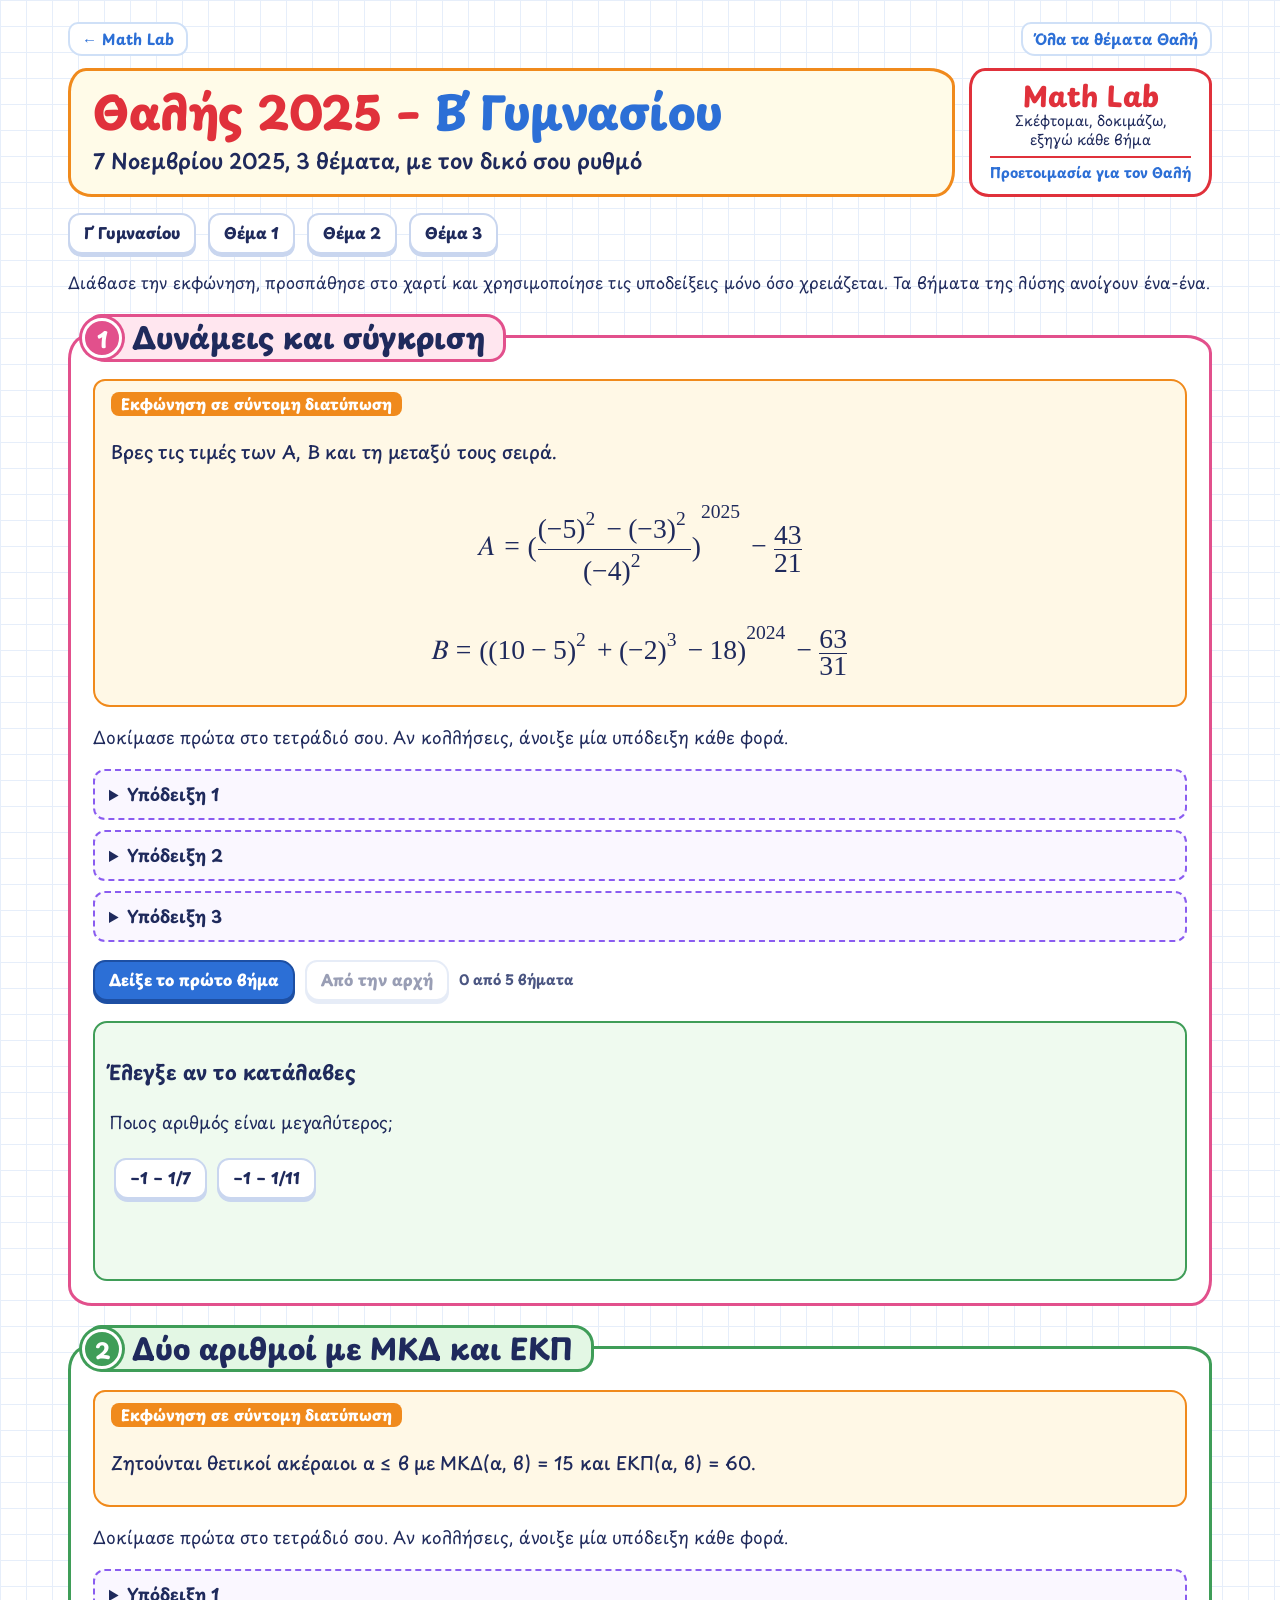
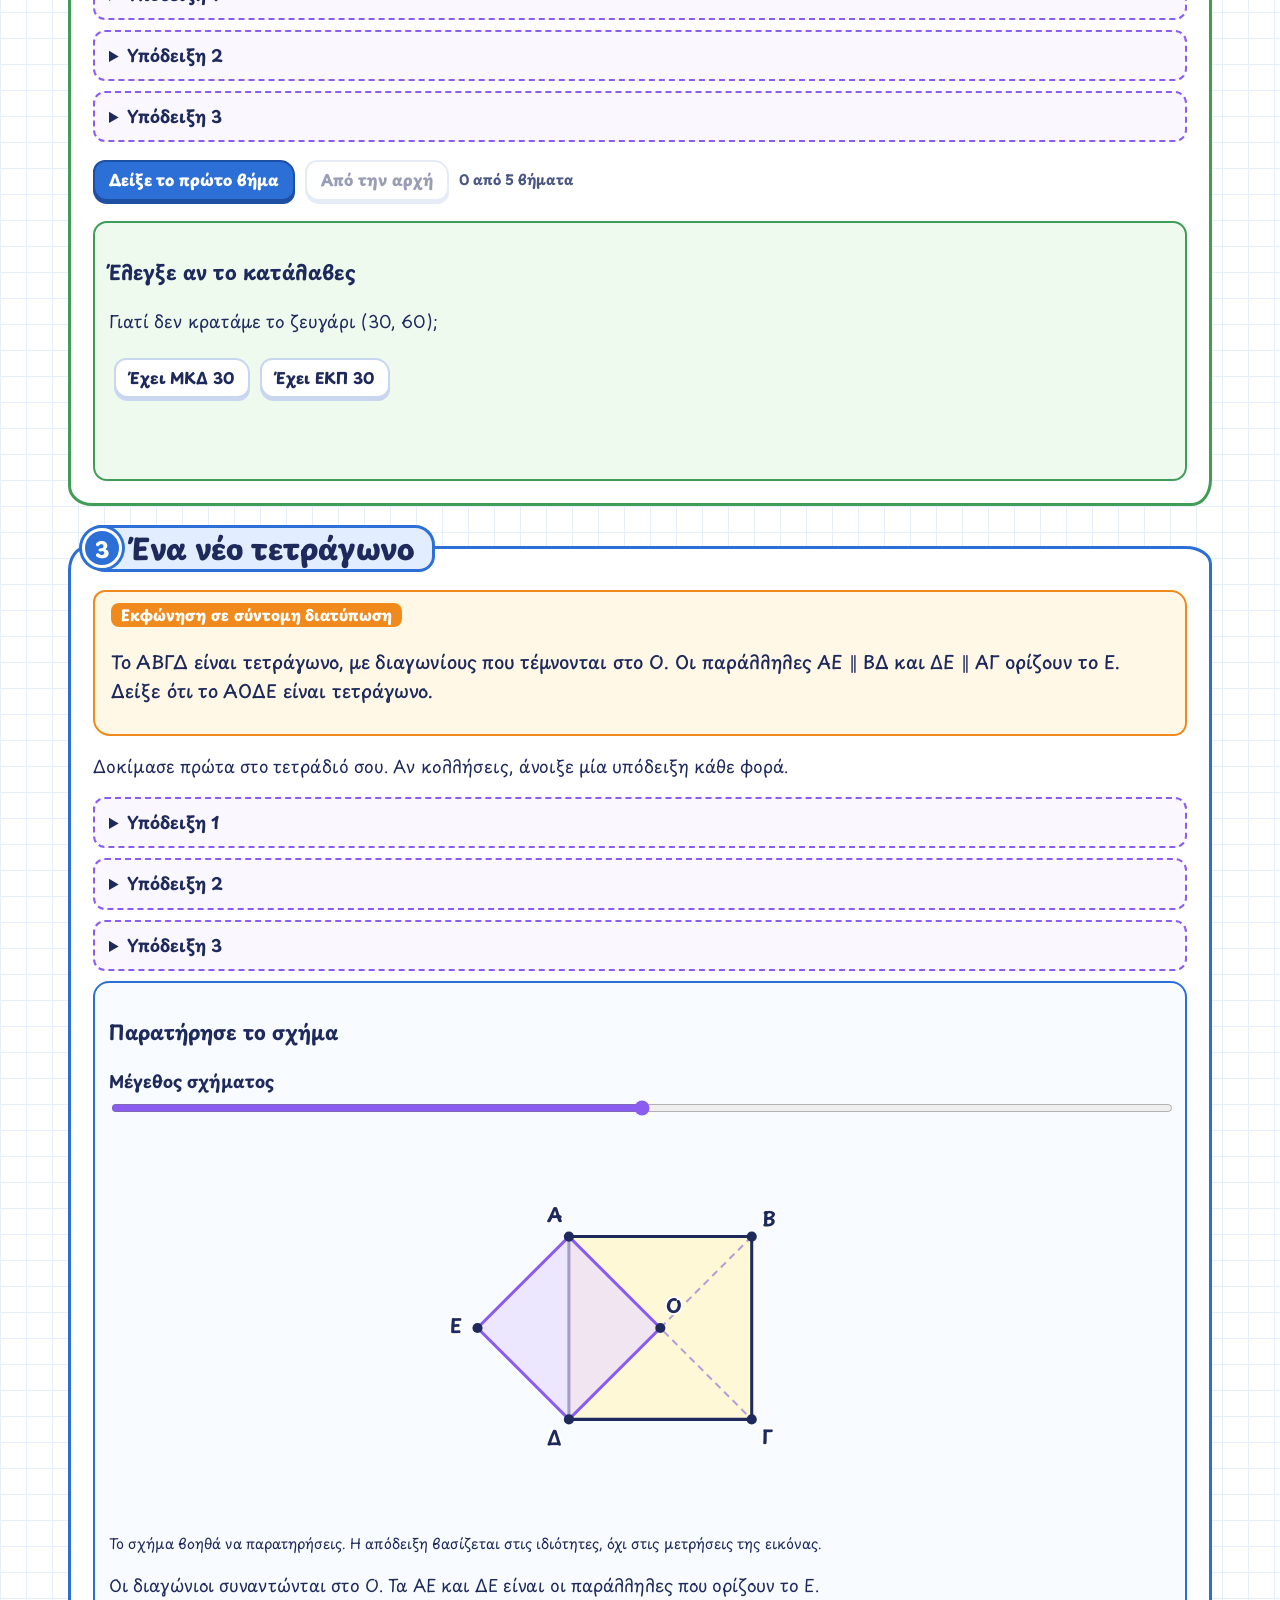
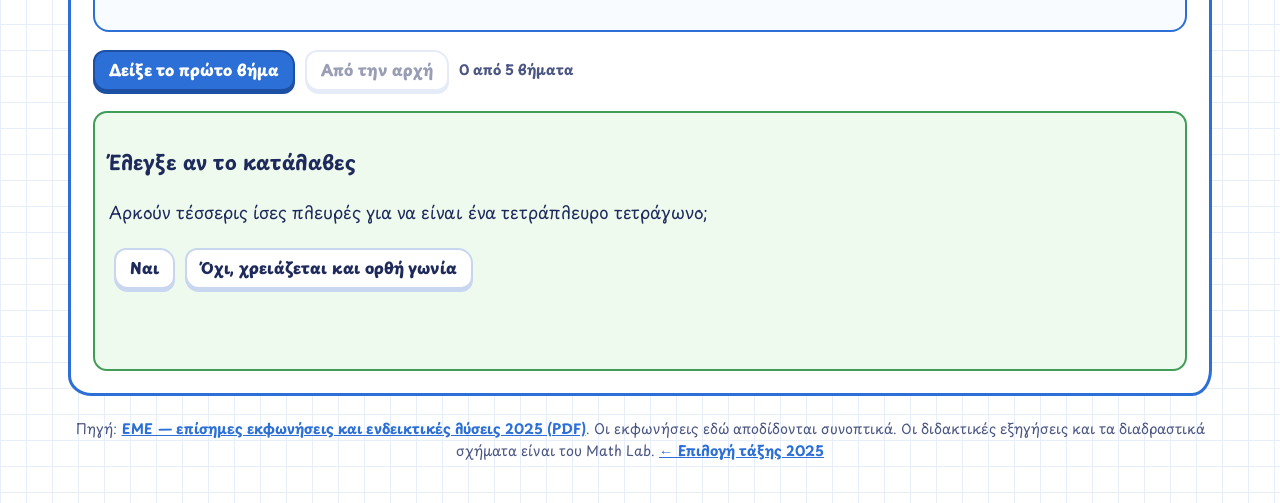
<file: thalis/2025/b.html>
<!doctype html><html lang="el"><head><meta charset="utf-8"><meta name="viewport" content="width=device-width,initial-scale=1"><title>Θαλής 2025 Β΄ Γυμνασίου · Math Lab</title><meta name="description" content="Θαλής 2025: θέματα Γυμνασίου, υποδείξεις και απλές λύσεις βήμα-βήμα."><link rel="preconnect" href="https://fonts.googleapis.com"><link rel="preconnect" href="https://fonts.gstatic.com" crossorigin><link href="https://fonts.googleapis.com/css2?family=Playpen+Sans:wght@400..800&display=swap" rel="stylesheet"><link rel="stylesheet" href="../../assets/style.css"><link rel="stylesheet" href="../thalis.css"></head><body><main class="sheet"><nav class="lab-nav"><a href="../../">← Math Lab</a><a href="../">Όλα τα θέματα Θαλή</a></nav><header class="sheet-head"><div class="title-card"><h1><span class="t1">Θαλής 2025 –</span> <span class="t2">Β΄ Γυμνασίου</span></h1><p>7 Νοεμβρίου 2025, 3 θέματα, με τον δικό σου ρυθμό</p></div><aside class="brand-card"><strong>Math Lab</strong><span>Σκέφτομαι, δοκιμάζω,<br>εξηγώ κάθε βήμα</span><em>Προετοιμασία για τον Θαλή</em></aside></header><nav class="thalis-nav" aria-label="Τάξη και θέματα"><a class="btn ghost" href="g.html">Γ΄ Γυμνασίου</a><a class="btn ghost" href="#p1">Θέμα 1</a><a class="btn ghost" href="#p2">Θέμα 2</a><a class="btn ghost" href="#p3">Θέμα 3</a></nav><p class="lead">Διάβασε την εκφώνηση, προσπάθησε στο χαρτί και χρησιμοποίησε τις υποδείξεις μόνο όσο χρειάζεται. Τα βήματα της λύσης ανοίγουν ένα-ένα.</p><section class="block b-pink" id="p1"><div class="tab"><span class="num">1</span><h2>Δυνάμεις και σύγκριση</h2></div><div class="task thalis-task"><span class="lbl">Εκφώνηση σε σύντομη διατύπωση</span><p>Βρες τις τιμές των Α, Β και τη μεταξύ τους σειρά.</p><div class="thalis-equation"><math xmlns="http://www.w3.org/1998/Math/MathML" display="block"><mi>Α</mi><mo>=</mo><msup><mrow><mo>(</mo><mfrac><mrow><msup><mrow><mo>(</mo><mn>−5</mn><mo>)</mo></mrow><mn>2</mn></msup><mo>−</mo><msup><mrow><mo>(</mo><mn>−3</mn><mo>)</mo></mrow><mn>2</mn></msup></mrow><mrow><msup><mrow><mo>(</mo><mn>−4</mn><mo>)</mo></mrow><mn>2</mn></msup></mrow></mfrac><mo>)</mo></mrow><mn>2025</mn></msup><mo>−</mo><mfrac><mrow><mn>43</mn></mrow><mrow><mn>21</mn></mrow></mfrac></math></div><div class="thalis-equation"><math xmlns="http://www.w3.org/1998/Math/MathML" display="block"><mi>Β</mi><mo>=</mo><msup><mrow><mo>(</mo><msup><mrow><mo>(</mo><mn>10</mn><mo>−</mo><mn>5</mn><mo>)</mo></mrow><mn>2</mn></msup><mo>+</mo><msup><mrow><mo>(</mo><mn>−2</mn><mo>)</mo></mrow><mn>3</mn></msup><mo>−</mo><mn>18</mn><mo>)</mo></mrow><mn>2024</mn></msup><mo>−</mo><mfrac><mrow><mn>63</mn></mrow><mrow><mn>31</mn></mrow></mfrac></math></div></div><p>Δοκίμασε πρώτα στο τετράδιό σου. Αν κολλήσεις, άνοιξε μία υπόδειξη κάθε φορά.</p><div class="thalis-hints"><details><summary>Υπόδειξη 1</summary><p>Υπολόγισε πρώτα τις μικρές δυνάμεις μέσα στις παρενθέσεις.</p></details><details><summary>Υπόδειξη 2</summary><p>Τι γίνεται όταν υψώνεις το 1 ή το −1 σε μεγάλη δύναμη; Ο εκθέτης 2024 είναι άρτιος.</p></details><details><summary>Υπόδειξη 3</summary><p>Γράψε και τα δύο αποτελέσματα ως «−1 μείον ένα θετικό κλάσμα».</p></details></div><div class="thalis-steps"><article class="step-card" hidden><div class="step-head"><span class="letter">1</span><h3>Ξεκινάμε από το εσωτερικό του Α</h3></div><p>Το τετράγωνο ενός αρνητικού αριθμού είναι θετικό: (−5)² = 25, (−3)² = 9 και (−4)² = 16. Έτσι ο αριθμητής γίνεται 25 − 9 = 16 και το κλάσμα είναι 16/16 = 1.</p></article><article class="step-card" hidden><div class="step-head"><span class="letter">2</span><h3>Ο μεγάλος εκθέτης απλοποιείται</h3></div><p>Όσες φορές κι αν πολλαπλασιάσουμε το 1 με τον εαυτό του, παίρνουμε 1. Άρα 1²⁰²⁵ = 1. Για να αφαιρέσουμε το κλάσμα, γράφουμε 1 = 21/21.</p><div class="fbox blue">Α = 21/21 − 43/21 = −22/21</div></article><article class="step-card" hidden><div class="step-head"><span class="letter">3</span><h3>Υπολογίζουμε την παρένθεση του Β</h3></div><p>Πρώτα 10 − 5 = 5, οπότε (10 − 5)² = 25. Επίσης (−2)³ = (−2)·(−2)·(−2) = −8. Άρα μέσα στην παρένθεση έχουμε 25 − 8 − 18 = −1.</p></article><article class="step-card" hidden><div class="step-head"><span class="letter">4</span><h3>Γιατί το (−1)²⁰²⁴ είναι 1;</h3></div><p>Κάθε ζευγάρι παραγόντων (−1)·(−1) δίνει 1. Οι 2024 παράγοντες σχηματίζουν 1012 τέτοια ζευγάρια, χωρίς να περισσεύει κανένας. Επομένως η δύναμη είναι 1.</p><div class="fbox blue">Β = 31/31 − 63/31 = −32/31</div></article><article class="step-card" hidden><div class="step-head"><span class="letter">5</span><h3>Συγκρίνουμε χωρίς δεκαδικές προσεγγίσεις</h3></div><p>Γράφουμε Α = −1 − 1/21 και Β = −1 − 1/31. Το 1/21 είναι μεγαλύτερο από το 1/31: όταν μοιράζουμε την ίδια μονάδα σε λιγότερα ίσα κομμάτια, κάθε κομμάτι είναι μεγαλύτερο. Στο Α αφαιρούμε λοιπόν περισσότερο από το −1. Καταλήγουμε πιο αριστερά στην αριθμογραμμή.</p><p class="final">Α &lt; Β</p></article><div class="thalis-controls"><button class="btn reveal" type="button">Δείξε το πρώτο βήμα</button><button class="btn ghost reset" type="button">Από την αρχή</button><span class="thalis-progress" aria-live="polite"></span></div></div><div class="thalis-check" data-correct="1"><h3>Έλεγξε αν το κατάλαβες</h3><p>Ποιος αριθμός είναι μεγαλύτερος;</p><button class="btn ghost" type="button" data-choice="0">−1 − 1/7</button><button class="btn ghost" type="button" data-choice="1">−1 − 1/11</button><p role="status" data-feedback="Από το −1 αφαιρούμε λιγότερο στη δεύτερη περίπτωση, επειδή 1/11 &lt; 1/7."></p></div></section><section class="block b-green" id="p2"><div class="tab"><span class="num">2</span><h2>Δύο αριθμοί με ΜΚΔ και ΕΚΠ</h2></div><div class="task thalis-task"><span class="lbl">Εκφώνηση σε σύντομη διατύπωση</span><p>Ζητούνται θετικοί ακέραιοι α ≤ β με ΜΚΔ(α, β) = 15 και ΕΚΠ(α, β) = 60.</p></div><p>Δοκίμασε πρώτα στο τετράδιό σου. Αν κολλήσεις, άνοιξε μία υπόδειξη κάθε φορά.</p><div class="thalis-hints"><details><summary>Υπόδειξη 1</summary><p>Ο ΜΚΔ 15 διαιρεί και τους δύο αριθμούς.</p></details><details><summary>Υπόδειξη 2</summary><p>Αφού το 60 είναι κοινό πολλαπλάσιο, καθένας από τους δύο αριθμούς πρέπει να διαιρεί το 60.</p></details><details><summary>Υπόδειξη 3</summary><p>Ποια πολλαπλάσια του 15 είναι συγχρόνως διαιρέτες του 60;</p></details></div><div class="thalis-steps"><article class="step-card" hidden><div class="step-head"><span class="letter">1</span><h3>Τι μας λέει ο ΜΚΔ;</h3></div><p>Ο μέγιστος κοινός διαιρέτης είναι ο μεγαλύτερος θετικός αριθμός που διαιρεί και τους δύο χωρίς υπόλοιπο. Άρα τόσο ο α όσο και ο β διαιρούνται με το 15.</p></article><article class="step-card" hidden><div class="step-head"><span class="letter">2</span><h3>Τι μας λέει το ΕΚΠ;</h3></div><p>Το 60 είναι πολλαπλάσιο και των δύο. Άρα κανένας δεν ξεπερνά το 60 και καθένας πρέπει να το διαιρεί ακριβώς. Τα πολλαπλάσια του 15 μέχρι το 60 είναι 15, 30, 45, 60. Το 45 αποκλείεται, γιατί δεν διαιρεί το 60.</p><div class="fbox blue">Υποψήφιοι: 15, 30, 60</div></article><article class="step-card" hidden><div class="step-head"><span class="letter">3</span><h3>Γιατί ένας αριθμός πρέπει να είναι 60;</h3></div><p>Αν χρησιμοποιήσουμε μόνο τα 15 και 30, το ΕΚΠ δεν μπορεί να είναι 60: για το ζευγάρι (15,15) είναι 15, ενώ για τα (15,30) και (30,30) είναι 30. Επομένως ένας αριθμός είναι 60. Επειδή α ≤ β, αυτός είναι ο β.</p></article><article class="step-card" hidden><div class="step-head"><span class="letter">4</span><h3>Ποιος μπορεί να είναι ο άλλος;</h3></div><p>Με β = 60, ελέγχουμε τους τρεις υποψηφίους. Ο ΜΚΔ των 30 και 60 είναι 30, ενώ ο ΜΚΔ των 60 και 60 είναι 60. Και οι δύο περιπτώσεις απορρίπτονται. Μένει α = 15.</p></article><article class="step-card" hidden><div class="step-head"><span class="letter">5</span><h3>Επαληθεύουμε και τις δύο συνθήκες</h3></div><p>Το 15 διαιρεί το 60. Άρα ο μεγαλύτερος κοινός διαιρέτης τους είναι 15 και το μικρότερο κοινό πολλαπλάσιο είναι 60. Επίσης 15 ≤ 60.</p><p class="final">Μοναδικό ζευγάρι: (α, β) = (15, 60)</p></article><div class="thalis-controls"><button class="btn reveal" type="button">Δείξε το πρώτο βήμα</button><button class="btn ghost reset" type="button">Από την αρχή</button><span class="thalis-progress" aria-live="polite"></span></div></div><div class="thalis-check" data-correct="0"><h3>Έλεγξε αν το κατάλαβες</h3><p>Γιατί δεν κρατάμε το ζευγάρι (30, 60);</p><button class="btn ghost" type="button" data-choice="0">Έχει ΜΚΔ 30</button><button class="btn ghost" type="button" data-choice="1">Έχει ΕΚΠ 30</button><p role="status" data-feedback="Το 30 διαιρεί και τους δύο και είναι ο ΜΚΔ τους. Το ΕΚΠ τους είναι πράγματι 60."></p></div></section><section class="block b-blue" id="p3"><div class="tab"><span class="num">3</span><h2>Ένα νέο τετράγωνο</h2></div><div class="task thalis-task"><span class="lbl">Εκφώνηση σε σύντομη διατύπωση</span><p>Το ΑΒΓΔ είναι τετράγωνο, με διαγωνίους που τέμνονται στο Ο. Οι παράλληλες ΑΕ ∥ ΒΔ και ΔΕ ∥ ΑΓ ορίζουν το Ε. Δείξε ότι το ΑΟΔΕ είναι τετράγωνο.</p></div><p>Δοκίμασε πρώτα στο τετράδιό σου. Αν κολλήσεις, άνοιξε μία υπόδειξη κάθε φορά.</p><div class="thalis-hints"><details><summary>Υπόδειξη 1</summary><p>Εξέτασε τις απέναντι πλευρές του ΑΟΔΕ.</p></details><details><summary>Υπόδειξη 2</summary><p>Οι διαγώνιοι ενός τετραγώνου είναι ίσες και διχοτομούνται.</p></details><details><summary>Υπόδειξη 3</summary><p>Για τετράγωνο χρειάζεσαι και ορθή γωνία. Πού συναντώνται κάθετα οι διαγώνιοι;</p></details></div><div class="thalis-geometry"><h3>Παρατήρησε το σχήμα</h3><label>Μέγεθος σχήματος <input class="geo-width" type="range" min="120" max="240" value="180"></label><svg class="thalis-figure" viewBox="0 0 640 380" role="img" aria-label="ΑΒΓΔ, διαγώνιοι με τομή Ο, και το τετράπλευρο ΑΟΔΕ"></svg><p class="thalis-caption">Το σχήμα βοηθά να παρατηρήσεις. Η απόδειξη βασίζεται στις ιδιότητες, όχι στις μετρήσεις της εικόνας.</p><p class="geo-status" aria-live="polite">Άνοιξε το πρώτο βήμα για να δεις τις παράλληλες πλευρές.</p></div><div class="thalis-steps" data-geometry="true"><article class="step-card" hidden><div class="step-head"><span class="letter">1</span><h3>Εντοπίζουμε τις παράλληλες πλευρές</h3></div><p>Το Ο βρίσκεται πάνω στην ΑΓ και στη ΒΔ. Άρα η ΑΟ έχει την κατεύθυνση της ΑΓ και η ΟΔ την κατεύθυνση της ΒΔ. Από τα δεδομένα έχουμε ΑΟ ∥ ΔΕ και ΟΔ ∥ ΑΕ. Το ΑΟΔΕ έχει λοιπόν δύο ζευγάρια απέναντι πλευρών παράλληλα: είναι παραλληλόγραμμο.</p></article><article class="step-card" hidden><div class="step-head"><span class="letter">2</span><h3>Θυμόμαστε τι κάνουν οι διαγώνιοι</h3></div><p>Οι διαγώνιοι του αρχικού σχήματος είναι ίσες και κόβουν η μία την άλλη στη μέση. Έτσι ΑΟ = ΑΓ/2 και ΟΔ = ΒΔ/2. Αφού ΑΓ = ΒΔ, τα μισά τους είναι επίσης ίσα.</p><div class="fbox blue">ΑΟ = ΟΔ</div></article><article class="step-card" hidden><div class="step-head"><span class="letter">3</span><h3>Συνδέουμε τις τέσσερις πλευρές</h3></div><p>Σε κάθε παραλληλόγραμμο οι απέναντι πλευρές είναι ίσες. Άρα ΑΟ = ΔΕ και ΟΔ = ΑΕ. Μόλις βρήκαμε και ΑΟ = ΟΔ, οπότε όλες οι πλευρές του ΑΟΔΕ έχουν το ίδιο μήκος.</p><div class="fbox blue">ΑΟ = ΟΔ = ΔΕ = ΕΑ</div></article><article class="step-card" hidden><div class="step-head"><span class="letter">4</span><h3>Ελέγχουμε και τη γωνία</h3></div><p>Οι διαγώνιοι ενός τετραγώνου είναι κάθετες. Η ΑΟ ανήκει στην ΑΓ και η ΟΔ στη ΒΔ, άρα η γωνία ΑΟΔ είναι 90°. Το παραλληλόγραμμό μας έχει επομένως ορθή γωνία, άρα και οι υπόλοιπες γωνίες του είναι ορθές.</p></article><article class="step-card" hidden><div class="step-head"><span class="letter">5</span><h3>Ολοκληρώνουμε την απόδειξη</h3></div><p>Έχουμε αποδείξει δύο πράγματα: όλες οι πλευρές είναι ίσες και όλες οι γωνίες είναι ορθές. Αυτές είναι ακριβώς οι ιδιότητες ενός τετραγώνου.</p><p class="final">Το ΑΟΔΕ είναι τετράγωνο.</p></article><div class="thalis-controls"><button class="btn reveal" type="button">Δείξε το πρώτο βήμα</button><button class="btn ghost reset" type="button">Από την αρχή</button><span class="thalis-progress" aria-live="polite"></span></div></div><div class="thalis-check" data-correct="1"><h3>Έλεγξε αν το κατάλαβες</h3><p>Αρκούν τέσσερις ίσες πλευρές για να είναι ένα τετράπλευρο τετράγωνο;</p><button class="btn ghost" type="button" data-choice="0">Ναι</button><button class="btn ghost" type="button" data-choice="1">Όχι, χρειάζεται και ορθή γωνία</button><p role="status" data-feedback="Οι τέσσερις ίσες πλευρές δίνουν ρόμβο. Για τετράγωνο ελέγχουμε επιπλέον την ορθή γωνία."></p></div></section><footer class="thalis-source">Πηγή: <a href="https://hms.gr/wp-content/uploads/2025/11/THEMATA_LYSEIS_THALIS_7_11_2025f.pdf">ΕΜΕ — επίσημες εκφωνήσεις και ενδεικτικές λύσεις 2025 (PDF)</a>. Οι εκφωνήσεις εδώ αποδίδονται συνοπτικά. Οι διδακτικές εξηγήσεις και τα διαδραστικά σχήματα είναι του Math Lab. <a href="../#year2025">←&nbsp;Επιλογή τάξης 2025</a></footer></main><script src="../thalis.js"></script></body></html>
</file>
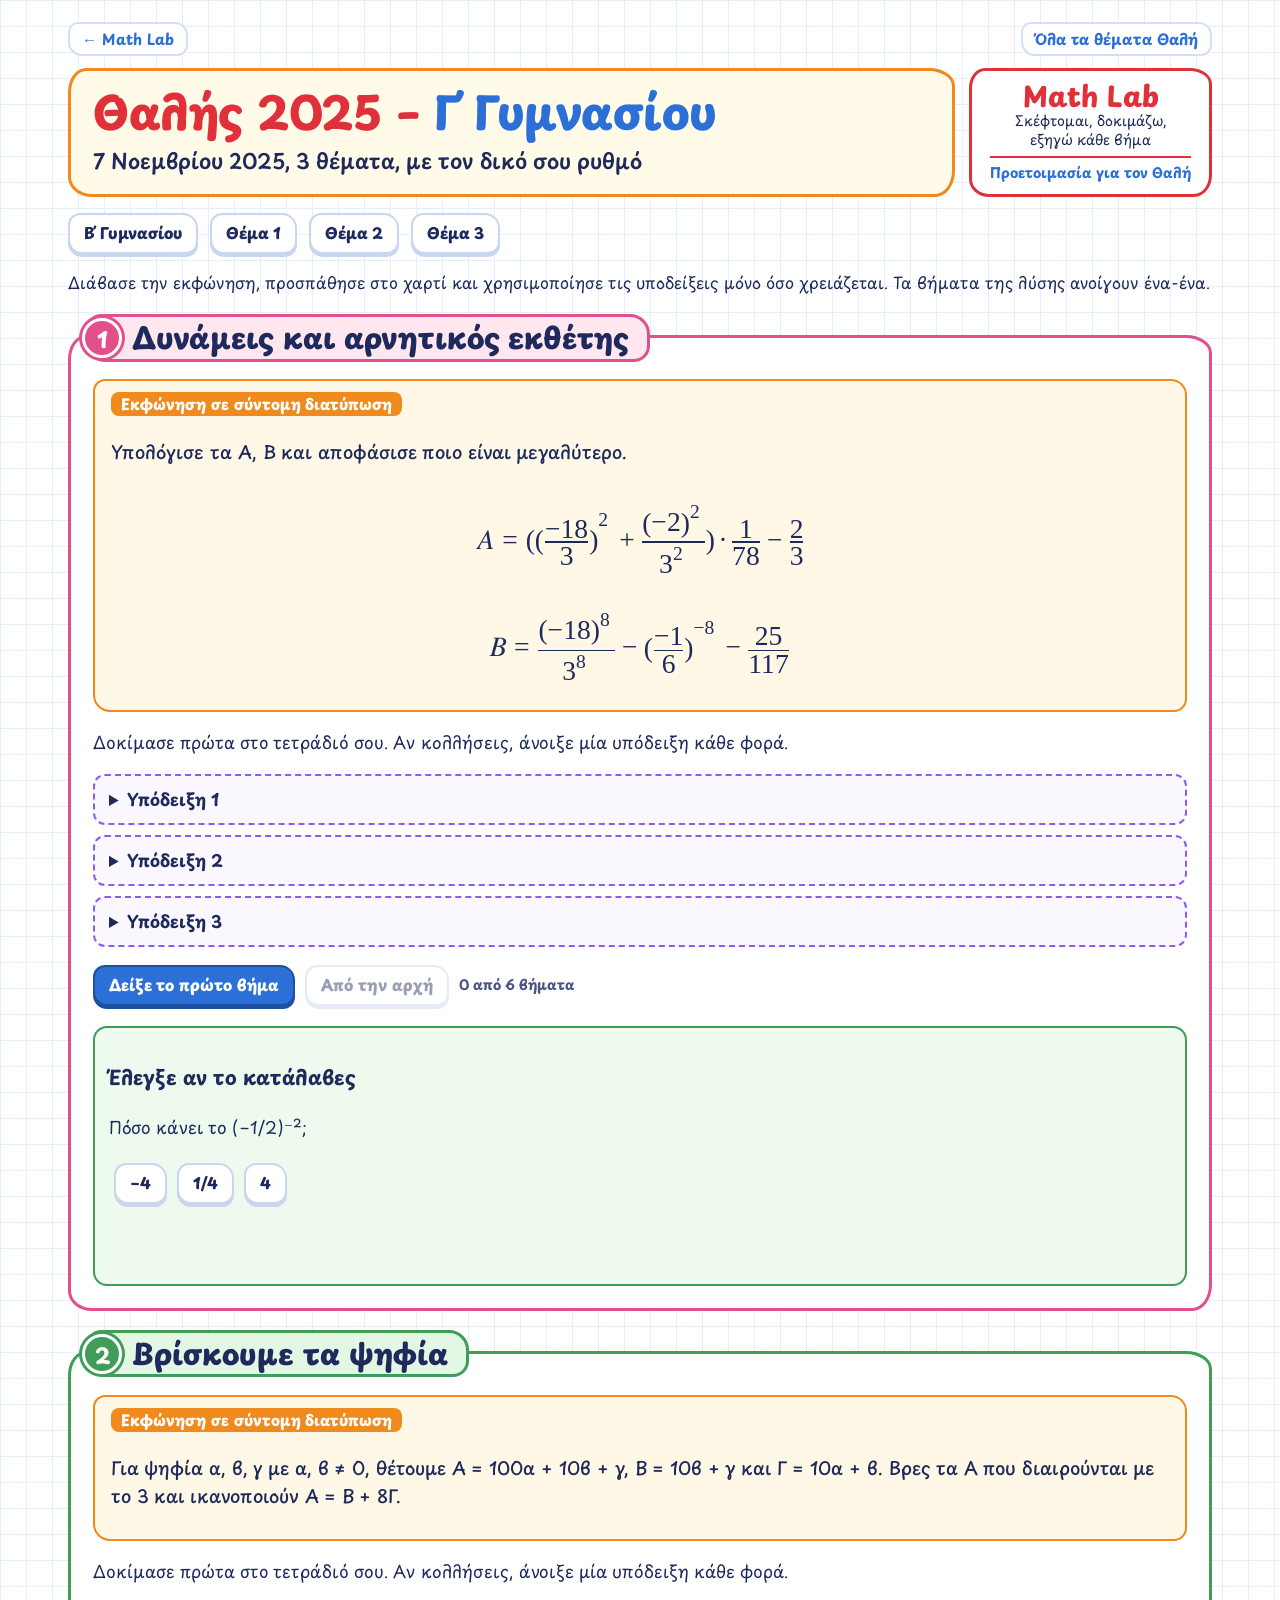
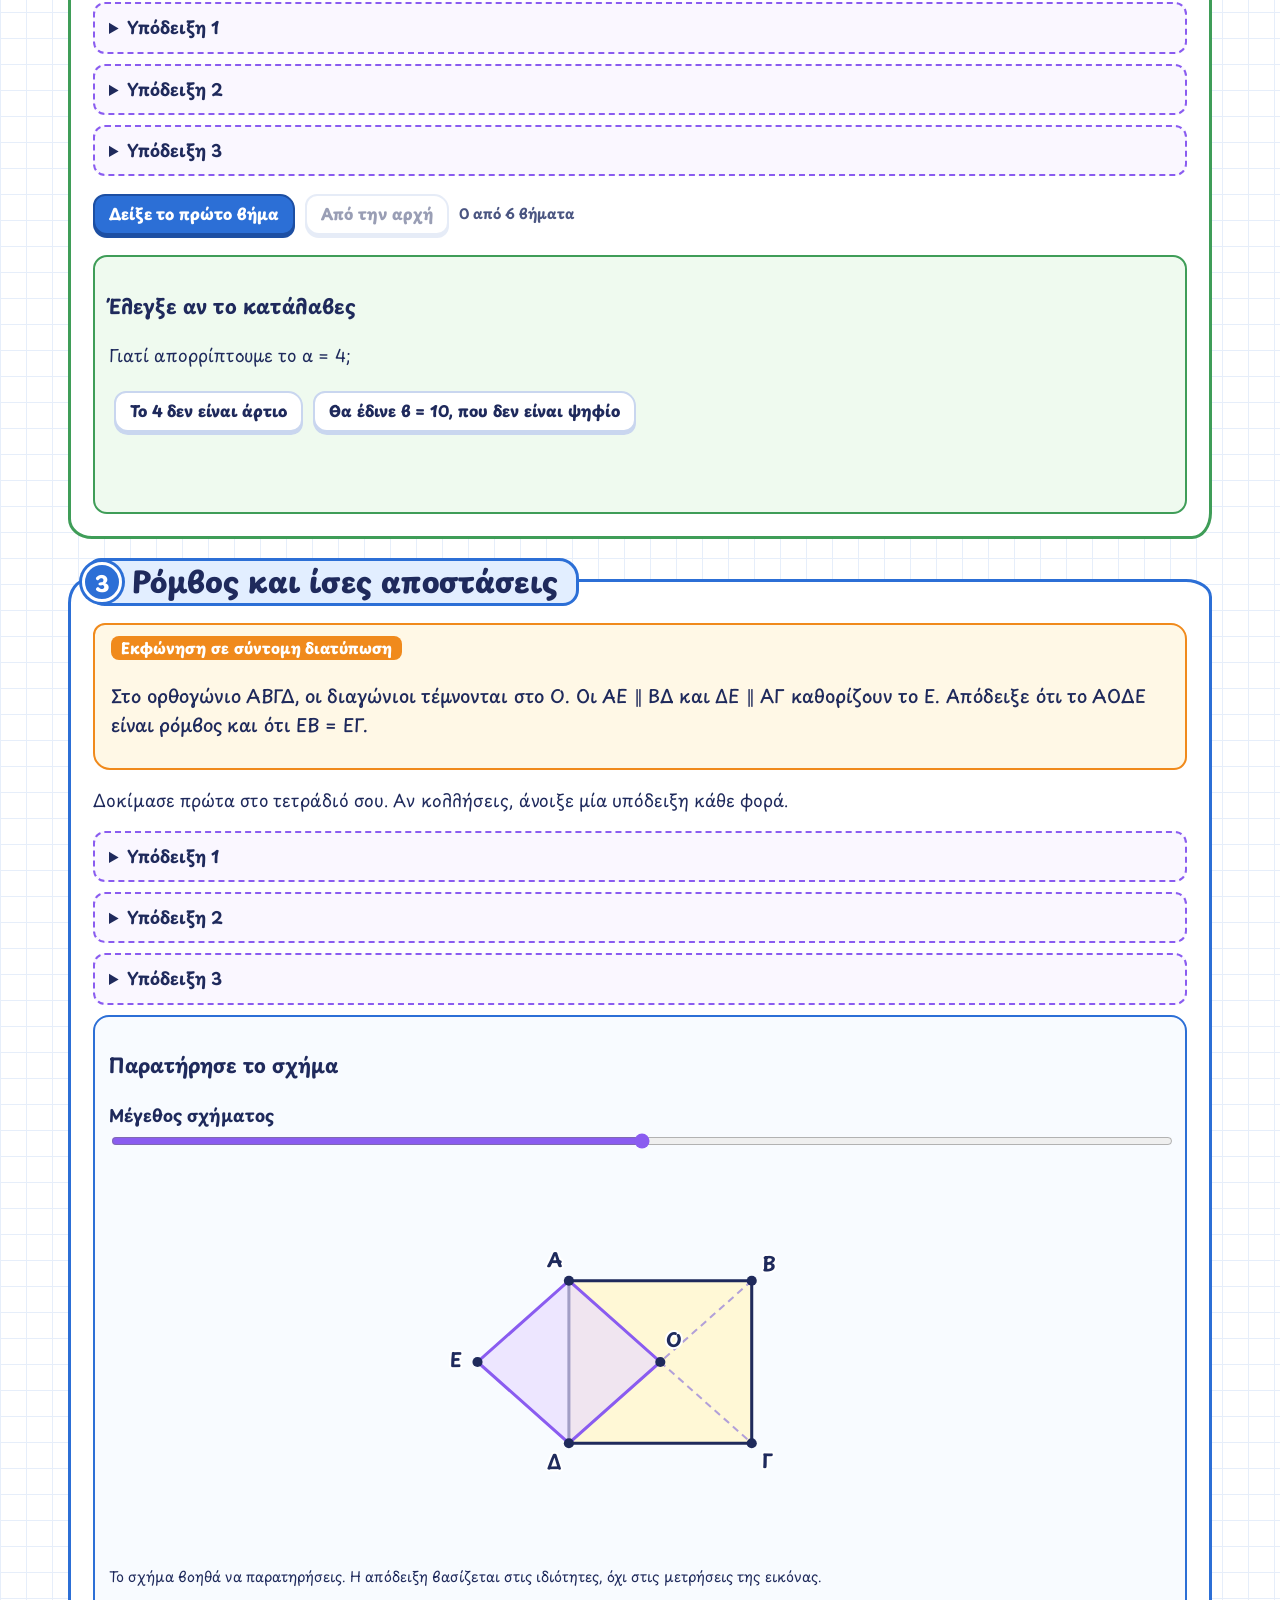
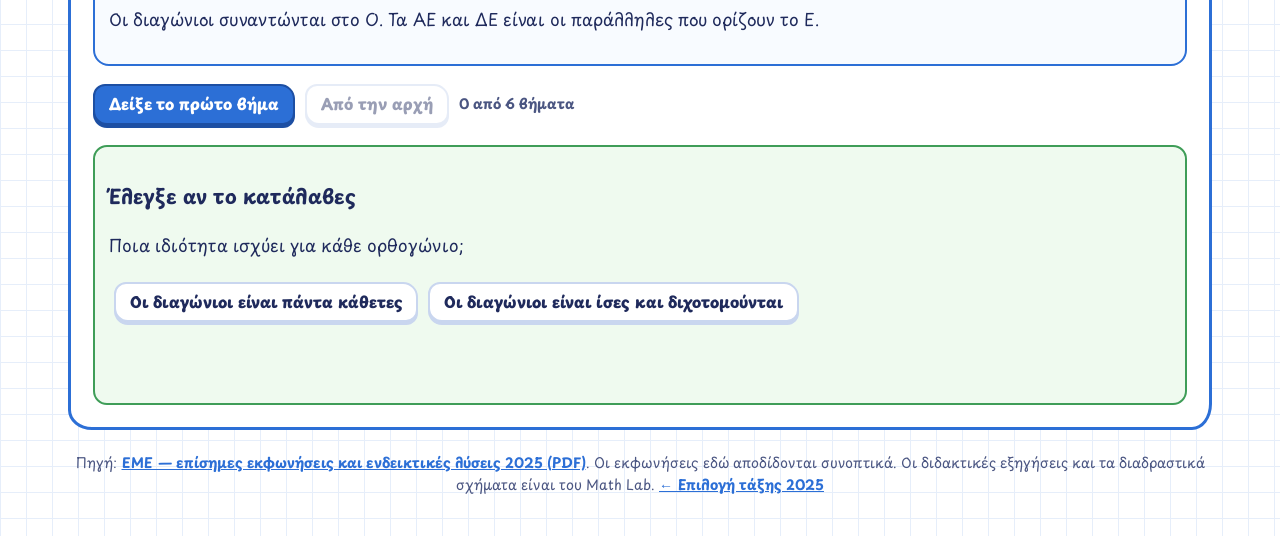
<file: thalis/2025/g.html>
<!doctype html><html lang="el"><head><meta charset="utf-8"><meta name="viewport" content="width=device-width,initial-scale=1"><title>Θαλής 2025 Γ΄ Γυμνασίου · Math Lab</title><meta name="description" content="Θαλής 2025: θέματα Γυμνασίου, υποδείξεις και απλές λύσεις βήμα-βήμα."><link rel="preconnect" href="https://fonts.googleapis.com"><link rel="preconnect" href="https://fonts.gstatic.com" crossorigin><link href="https://fonts.googleapis.com/css2?family=Playpen+Sans:wght@400..800&display=swap" rel="stylesheet"><link rel="stylesheet" href="../../assets/style.css"><link rel="stylesheet" href="../thalis.css"></head><body><main class="sheet"><nav class="lab-nav"><a href="../../">← Math Lab</a><a href="../">Όλα τα θέματα Θαλή</a></nav><header class="sheet-head"><div class="title-card"><h1><span class="t1">Θαλής 2025 –</span> <span class="t2">Γ΄ Γυμνασίου</span></h1><p>7 Νοεμβρίου 2025, 3 θέματα, με τον δικό σου ρυθμό</p></div><aside class="brand-card"><strong>Math Lab</strong><span>Σκέφτομαι, δοκιμάζω,<br>εξηγώ κάθε βήμα</span><em>Προετοιμασία για τον Θαλή</em></aside></header><nav class="thalis-nav" aria-label="Τάξη και θέματα"><a class="btn ghost" href="b.html">Β΄ Γυμνασίου</a><a class="btn ghost" href="#p1">Θέμα 1</a><a class="btn ghost" href="#p2">Θέμα 2</a><a class="btn ghost" href="#p3">Θέμα 3</a></nav><p class="lead">Διάβασε την εκφώνηση, προσπάθησε στο χαρτί και χρησιμοποίησε τις υποδείξεις μόνο όσο χρειάζεται. Τα βήματα της λύσης ανοίγουν ένα-ένα.</p><section class="block b-pink" id="p1"><div class="tab"><span class="num">1</span><h2>Δυνάμεις και αρνητικός εκθέτης</h2></div><div class="task thalis-task"><span class="lbl">Εκφώνηση σε σύντομη διατύπωση</span><p>Υπολόγισε τα Α, Β και αποφάσισε ποιο είναι μεγαλύτερο.</p><div class="thalis-equation"><math xmlns="http://www.w3.org/1998/Math/MathML" display="block"><mi>Α</mi><mo>=</mo><mo>(</mo><msup><mrow><mo>(</mo><mfrac><mrow><mn>−18</mn></mrow><mrow><mn>3</mn></mrow></mfrac><mo>)</mo></mrow><mn>2</mn></msup><mo>+</mo><mfrac><mrow><msup><mrow><mo>(</mo><mn>−2</mn><mo>)</mo></mrow><mn>2</mn></msup></mrow><mrow><msup><mrow><mn>3</mn></mrow><mn>2</mn></msup></mrow></mfrac><mo>)</mo><mo>·</mo><mfrac><mrow><mn>1</mn></mrow><mrow><mn>78</mn></mrow></mfrac><mo>−</mo><mfrac><mrow><mn>2</mn></mrow><mrow><mn>3</mn></mrow></mfrac></math></div><div class="thalis-equation"><math xmlns="http://www.w3.org/1998/Math/MathML" display="block"><mi>Β</mi><mo>=</mo><mfrac><mrow><msup><mrow><mo>(</mo><mn>−18</mn><mo>)</mo></mrow><mn>8</mn></msup></mrow><mrow><msup><mrow><mn>3</mn></mrow><mn>8</mn></msup></mrow></mfrac><mo>−</mo><msup><mrow><mo>(</mo><mfrac><mrow><mn>−1</mn></mrow><mrow><mn>6</mn></mrow></mfrac><mo>)</mo></mrow><mn>−8</mn></msup><mo>−</mo><mfrac><mrow><mn>25</mn></mrow><mrow><mn>117</mn></mrow></mfrac></math></div></div><p>Δοκίμασε πρώτα στο τετράδιό σου. Αν κολλήσεις, άνοιξε μία υπόδειξη κάθε φορά.</p><div class="thalis-hints"><details><summary>Υπόδειξη 1</summary><p>Στο Α, μετέτρεψε το 36 σε κλάσμα με παρονομαστή 9.</p></details><details><summary>Υπόδειξη 2</summary><p>Αρνητικός εκθέτης σημαίνει ότι παίρνουμε τον αντίστροφο της βάσης και αλλάζουμε το πρόσημο του εκθέτη.</p></details><details><summary>Υπόδειξη 3</summary><p>Στο Β, οι δύο μεγάλες δυνάμεις είναι ίσες.</p></details></div><div class="thalis-steps"><article class="step-card" hidden><div class="step-head"><span class="letter">1</span><h3>Οι μικρές δυνάμεις του Α</h3></div><p>Το −18/3 είναι −6 και (−6)² = 36. Στο άλλο κλάσμα, (−2)² = 4 και 3² = 9. Άρα η παρένθεση γίνεται 36 + 4/9.</p></article><article class="step-card" hidden><div class="step-head"><span class="letter">2</span><h3>Προσθέτουμε με κοινό παρονομαστή</h3></div><p>Για να προσθέσουμε ακέραιο και κλάσμα, γράφουμε 36 = 324/9. Έτσι 324/9 + 4/9 = 328/9. Πολλαπλασιάζουμε με 1/78, δηλαδή πολλαπλασιάζουμε αριθμητές μεταξύ τους και παρονομαστές μεταξύ τους.</p><div class="fbox blue">(328/9) · (1/78) = 328/702 = 164/351</div></article><article class="step-card" hidden><div class="step-head"><span class="letter">3</span><h3>Ολοκληρώνουμε το Α</h3></div><p>Το 351 είναι 3·117, οπότε 2/3 = 234/351. Τώρα μπορούμε να αφαιρέσουμε τους αριθμητές.</p><div class="fbox blue">Α = (164 − 234)/351 = −70/351</div></article><article class="step-card" hidden><div class="step-head"><span class="letter">4</span><h3>Απλοποιούμε τις δυνάμεις του Β</h3></div><p>Όταν αριθμητής και παρονομαστής έχουν τον ίδιο εκθέτη, γράφουμε (−18)⁸/3⁸ = (−18/3)⁸ = (−6)⁸. Για τον αρνητικό εκθέτη, αντιστρέφουμε το −1/6 και παίρνουμε (−1/6)⁻⁸ = (−6)⁸. Δεν βάζουμε απλώς ένα μείον μπροστά!</p></article><article class="step-card" hidden><div class="step-head"><span class="letter">5</span><h3>Δύο ίσες ποσότητες αφαιρούνται</h3></div><p>Στο Β οι πρώτες δύο ποσότητες είναι ίσες. Η διαφορά τους είναι μηδέν, χωρίς να υπολογίσουμε τη μεγάλη δύναμη.</p><div class="fbox blue">Β = −25/117 = −75/351</div></article><article class="step-card" hidden><div class="step-head"><span class="letter">6</span><h3>Συγκρίνουμε τους αρνητικούς αριθμούς</h3></div><p>Οι παρονομαστές είναι ίδιοι και θετικοί. Ο −70 είναι μεγαλύτερος από τον −75, επειδή βρίσκεται πιο κοντά στο μηδέν. Άρα −70/351 > −75/351.</p><p class="final">Α &gt; Β</p></article><div class="thalis-controls"><button class="btn reveal" type="button">Δείξε το πρώτο βήμα</button><button class="btn ghost reset" type="button">Από την αρχή</button><span class="thalis-progress" aria-live="polite"></span></div></div><div class="thalis-check" data-correct="2"><h3>Έλεγξε αν το κατάλαβες</h3><p>Πόσο κάνει το (−1/2)⁻²;</p><button class="btn ghost" type="button" data-choice="0">−4</button><button class="btn ghost" type="button" data-choice="1">1/4</button><button class="btn ghost" type="button" data-choice="2">4</button><p role="status" data-feedback="Αντιστρέφουμε τη βάση: (−1/2)⁻² = (−2)² = 4."></p></div></section><section class="block b-green" id="p2"><div class="tab"><span class="num">2</span><h2>Βρίσκουμε τα ψηφία</h2></div><div class="task thalis-task"><span class="lbl">Εκφώνηση σε σύντομη διατύπωση</span><p>Για ψηφία α, β, γ με α, β ≠ 0, θέτουμε Α = 100α + 10β + γ, Β = 10β + γ και Γ = 10α + β. Βρες τα Α που διαιρούνται με το 3 και ικανοποιούν Α = Β + 8Γ.</p></div><p>Δοκίμασε πρώτα στο τετράδιό σου. Αν κολλήσεις, άνοιξε μία υπόδειξη κάθε φορά.</p><div class="thalis-hints"><details><summary>Υπόδειξη 1</summary><p>Ο Α έχει α εκατοντάδες, β δεκάδες και γ μονάδες. Έτσι, για παράδειγμα, 357 = 3·100 + 5·10 + 7.</p></details><details><summary>Υπόδειξη 2</summary><p>Αντικατάστησε τα Α, Β, Γ με τις αναπτύξεις τους. Παρατήρησε ποιοι όροι υπάρχουν και στις δύο πλευρές.</p></details><details><summary>Υπόδειξη 3</summary><p>Το β είναι ψηφίο: δεν επιτρέπεται να ξεπερνά το 9.</p></details></div><div class="thalis-steps"><article class="step-card" hidden><div class="step-head"><span class="letter">1</span><h3>Μετατρέπουμε τον αριθμό σε εκατοντάδες, δεκάδες, μονάδες</h3></div><p>Για παράδειγμα, το 357 είναι 3·100 + 5·10 + 7. Με τον ίδιο τρόπο, ο Α έχει α εκατοντάδες, β δεκάδες και γ μονάδες. Αντικαθιστούμε στην ισότητα:</p><div class="fbox blue">100α + 10β + γ = 10β + γ + 8(10α + β)</div></article><article class="step-card" hidden><div class="step-head"><span class="letter">2</span><h3>Αφαιρούμε τους κοινούς όρους</h3></div><p>Αφαιρούμε 10β + γ και από τις δύο πλευρές. Η ισότητα παραμένει σωστή, αφού κάνουμε ακριβώς την ίδια αφαίρεση και στα δύο μέλη. Αναπτύσσουμε επίσης την παρένθεση: 8(10α + β) = 80α + 8β.</p><div class="fbox blue">100α = 80α + 8β</div></article><article class="step-card" hidden><div class="step-head"><span class="letter">3</span><h3>Βρίσκουμε τη σχέση των δύο πρώτων ψηφίων</h3></div><p>Αφαιρούμε 80α από τις δύο πλευρές και διαιρούμε με το 4.</p><div class="fbox blue">20α = 8β → 5α = 2β</div><p>Το 2β είναι άρτιο. Για να είναι άρτιο και το 5α, πρέπει το α να είναι άρτιο, αφού το 5 είναι περιττό. Και επειδή το α είναι μη μηδενικό ψηφίο, οι επιλογές είναι 2, 4, 6, 8.</p></article><article class="step-card" hidden><div class="step-head"><span class="letter">4</span><h3>Ελέγχουμε τιμές ψηφίων, όχι οποιουσδήποτε αριθμούς</h3></div><p>Από το 5α = 2β παίρνουμε β = 5α/2. Για α = 2 βρίσκουμε β = 5. Για α = 4, 6, 8 βρίσκουμε αντίστοιχα β = 10, 15, 20. Αυτά δεν είναι ψηφία, άρα απορρίπτονται.</p><div class="fbox blue">α = 2, β = 5 → Α = 250 + γ</div></article><article class="step-card" hidden><div class="step-head"><span class="letter">5</span><h3>Επιλέγουμε το τελευταίο ψηφίο</h3></div><p>Ένας ακέραιος διαιρείται με το 3 όταν το άθροισμα των ψηφίων του διαιρείται με το 3. Εδώ το άθροισμα είναι 2 + 5 + γ = 7 + γ. Καθώς γ παίρνει τιμές από 0 μέχρι 9, το άθροισμα βρίσκεται από 7 μέχρι 16. Τα πολλαπλάσια του 3 σε αυτό το διάστημα είναι 9, 12, 15. Άρα γ = 2, 5, 8.</p></article><article class="step-card" hidden><div class="step-head"><span class="letter">6</span><h3>Επαληθεύουμε τα αποτελέσματα</h3></div><p>Για 252: 52 + 8·25 = 252. Για 255: 55 + 8·25 = 255. Για 258: 58 + 8·25 = 258. Τα αθροίσματα ψηφίων είναι 9, 12, 15 αντίστοιχα, άρα και οι τρεις διαιρούνται με το 3.</p><p class="final">Α = 252, 255 ή 258</p></article><div class="thalis-controls"><button class="btn reveal" type="button">Δείξε το πρώτο βήμα</button><button class="btn ghost reset" type="button">Από την αρχή</button><span class="thalis-progress" aria-live="polite"></span></div></div><div class="thalis-check" data-correct="1"><h3>Έλεγξε αν το κατάλαβες</h3><p>Γιατί απορρίπτουμε το α = 4;</p><button class="btn ghost" type="button" data-choice="0">Το 4 δεν είναι άρτιο</button><button class="btn ghost" type="button" data-choice="1">Θα έδινε β = 10, που δεν είναι ψηφίο</button><p role="status" data-feedback="Το α = 4 είναι άρτιο, αλλά οδηγεί σε β = 5·4/2 = 10. Κάθε ψηφίο πρέπει να είναι από 0 έως 9."></p></div></section><section class="block b-blue" id="p3"><div class="tab"><span class="num">3</span><h2>Ρόμβος και ίσες αποστάσεις</h2></div><div class="task thalis-task"><span class="lbl">Εκφώνηση σε σύντομη διατύπωση</span><p>Στο ορθογώνιο ΑΒΓΔ, οι διαγώνιοι τέμνονται στο Ο. Οι ΑΕ ∥ ΒΔ και ΔΕ ∥ ΑΓ καθορίζουν το Ε. Απόδειξε ότι το ΑΟΔΕ είναι ρόμβος και ότι ΕΒ = ΕΓ.</p></div><p>Δοκίμασε πρώτα στο τετράδιό σου. Αν κολλήσεις, άνοιξε μία υπόδειξη κάθε φορά.</p><div class="thalis-hints"><details><summary>Υπόδειξη 1</summary><p>Ξεκίνα από τις παράλληλες πλευρές, όπως στο θέμα της Β΄ Γυμνασίου.</p></details><details><summary>Υπόδειξη 2</summary><p>Οι διαγώνιοι ορθογωνίου είναι ίσες και διχοτομούνται. Δεν είναι αναγκαστικά κάθετες.</p></details><details><summary>Υπόδειξη 3</summary><p>Σκέψου τη μεσοκάθετο της ΑΔ και τον άξονα συμμετρίας του ορθογωνίου.</p></details></div><div class="thalis-geometry"><h3>Παρατήρησε το σχήμα</h3><label>Μέγεθος σχήματος <input class="geo-width" type="range" min="120" max="240" value="180"></label><svg class="thalis-figure" viewBox="0 0 640 380" role="img" aria-label="ΑΒΓΔ, διαγώνιοι με τομή Ο, και το τετράπλευρο ΑΟΔΕ"></svg><p class="thalis-caption">Το σχήμα βοηθά να παρατηρήσεις. Η απόδειξη βασίζεται στις ιδιότητες, όχι στις μετρήσεις της εικόνας.</p><p class="geo-status" aria-live="polite">Άνοιξε το πρώτο βήμα για να δεις τις παράλληλες πλευρές.</p></div><div class="thalis-steps" data-geometry="true"><article class="step-card" hidden><div class="step-head"><span class="letter">1</span><h3>Εντοπίζουμε τις παράλληλες πλευρές</h3></div><p>Το Ο βρίσκεται πάνω στην ΑΓ και στη ΒΔ. Άρα η ΑΟ έχει την κατεύθυνση της ΑΓ και η ΟΔ την κατεύθυνση της ΒΔ. Από τα δεδομένα έχουμε ΑΟ ∥ ΔΕ και ΟΔ ∥ ΑΕ. Το ΑΟΔΕ έχει λοιπόν δύο ζευγάρια απέναντι πλευρών παράλληλα: είναι παραλληλόγραμμο.</p></article><article class="step-card" hidden><div class="step-head"><span class="letter">2</span><h3>Θυμόμαστε τι κάνουν οι διαγώνιοι</h3></div><p>Οι διαγώνιοι του αρχικού σχήματος είναι ίσες και κόβουν η μία την άλλη στη μέση. Έτσι ΑΟ = ΑΓ/2 και ΟΔ = ΒΔ/2. Αφού ΑΓ = ΒΔ, τα μισά τους είναι επίσης ίσα.</p><div class="fbox blue">ΑΟ = ΟΔ</div></article><article class="step-card" hidden><div class="step-head"><span class="letter">3</span><h3>Συνδέουμε τις τέσσερις πλευρές</h3></div><p>Σε κάθε παραλληλόγραμμο οι απέναντι πλευρές είναι ίσες. Άρα ΑΟ = ΔΕ και ΟΔ = ΑΕ. Μόλις βρήκαμε και ΑΟ = ΟΔ, οπότε όλες οι πλευρές του ΑΟΔΕ έχουν το ίδιο μήκος.</p><div class="fbox blue">ΑΟ = ΟΔ = ΔΕ = ΕΑ</div></article><article class="step-card" hidden><div class="step-head"><span class="letter">4</span><h3>Έχουμε ρόμβο</h3></div><p>Ένα τετράπλευρο με τέσσερις ίσες πλευρές είναι ρόμβος. Αυτό αρκεί για το πρώτο ζητούμενο. Δεν χρειάζεται να αποδείξουμε ορθή γωνία: το αρχικό ορθογώνιο δεν είναι απαραίτητα τετράγωνο.</p><p class="final">Το ΑΟΔΕ είναι ρόμβος.</p></article><article class="step-card" hidden><div class="step-head"><span class="letter">5</span><h3>Πού βρίσκεται η ευθεία ΕΟ;</h3></div><p>Το Ε ισαπέχει από τα Α και Δ, αφού ΕΑ = ΕΔ. Και το Ο ισαπέχει από τα ίδια σημεία, αφού ΟΑ = ΟΔ. Θυμόμαστε: κάθε σημείο που ισαπέχει από τα άκρα ενός τμήματος βρίσκεται στη μεσοκάθετό του. Άρα τα δύο διαφορετικά σημεία Ε και Ο βρίσκονται στη μεσοκάθετο της ΑΔ. Η ευθεία τους, ΕΟ, είναι αυτή η μεσοκάθετος.</p></article><article class="step-card" hidden><div class="step-head"><span class="letter">6</span><h3>Αξιοποιούμε τη συμμετρία</h3></div><p>Η μεσοκάθετος της ΑΔ περνά οριζόντια από το κέντρο του ορθογωνίου στο σχήμα μας. Αν διπλώσουμε το ορθογώνιο πάνω σε αυτήν, το Α συμπίπτει με το Δ και το Β με το Γ. Το Ε παραμένει στη θέση του, επειδή βρίσκεται στον άξονα της δίπλωσης. Έτσι το τμήμα ΕΒ συμπίπτει με το ΕΓ και τα μήκη τους είναι ίσα.</p><p class="final">ΕΒ = ΕΓ</p></article><div class="thalis-controls"><button class="btn reveal" type="button">Δείξε το πρώτο βήμα</button><button class="btn ghost reset" type="button">Από την αρχή</button><span class="thalis-progress" aria-live="polite"></span></div></div><div class="thalis-check" data-correct="1"><h3>Έλεγξε αν το κατάλαβες</h3><p>Ποια ιδιότητα ισχύει για κάθε ορθογώνιο;</p><button class="btn ghost" type="button" data-choice="0">Οι διαγώνιοι είναι πάντα κάθετες</button><button class="btn ghost" type="button" data-choice="1">Οι διαγώνιοι είναι ίσες και διχοτομούνται</button><p role="status" data-feedback="Η ισότητα και η διχοτόμηση ισχύουν σε κάθε ορθογώνιο. Η καθετότητα των διαγωνίων απαιτεί εδώ να είναι τετράγωνο."></p></div></section><footer class="thalis-source">Πηγή: <a href="https://hms.gr/wp-content/uploads/2025/11/THEMATA_LYSEIS_THALIS_7_11_2025f.pdf">ΕΜΕ — επίσημες εκφωνήσεις και ενδεικτικές λύσεις 2025 (PDF)</a>. Οι εκφωνήσεις εδώ αποδίδονται συνοπτικά. Οι διδακτικές εξηγήσεις και τα διαδραστικά σχήματα είναι του Math Lab. <a href="../#year2025">←&nbsp;Επιλογή τάξης 2025</a></footer></main><script src="../thalis.js"></script></body></html>
</file>
<file: assets/style.css>
/* Math Lab: κοινό στυλ για την αρχική σελίδα και όλα τα μαθήματα.
   Ίδια «χειρόγραφη» αισθητική με το Fractal Lab: τετραγωνισμένο χαρτί,
   χρωματιστά πλαίσια με αριθμημένο «αυτάκι», μαρκαδόροι υπογράμμισης. */
:root{
  --ink:#1f2a5c;--muted:#4b5682;--paper:#ffffff;--grid:#e6eefa;
  --red:#e0313b;--blue:#2c6fd6;--pink:#e2508c;--green:#3f9d58;--purple:#8a5cf0;--orange:#f08a1c;--teal:#1f9aa8;
  --hl-yellow:#fff27a;--hl-green:#c9f4c0;--hl-pink:#ffd3e4;--hl-blue:#cfe6ff;--hl-orange:#ffe1b8;--hl-purple:#e8dcff;
  --hand:'Playpen Sans','Comic Sans MS','Segoe Print',cursive;
  --wobble:18px 26px 20px 24px / 24px 18px 26px 20px;
  color-scheme:light;
}
*{box-sizing:border-box}
html{-webkit-text-size-adjust:100%}
body{margin:0;color:var(--ink);font:400 17px/1.6 var(--hand);background-color:var(--paper);
  background-image:linear-gradient(var(--grid) 1px,transparent 1px),linear-gradient(90deg,var(--grid) 1px,transparent 1px);background-size:26px 26px}
a{color:inherit}
button,input{font:inherit;color:inherit}
button{cursor:pointer}
button:focus-visible,input:focus-visible,a:focus-visible,summary:focus-visible{outline:3px solid var(--pink);outline-offset:3px}
.sheet{max-width:1180px;margin:0 auto;padding:22px 18px 40px}

/* Επικεφαλίδα φύλλου εργασίας */
.sheet-head{display:grid;grid-template-columns:1fr auto;gap:14px;align-items:stretch}
.title-card{background:#fffbe8;border:3px solid var(--orange);border-radius:var(--wobble);padding:14px 22px}
.title-card h1{margin:0;font-size:clamp(28px,4.2vw,46px);line-height:1.15;font-weight:800;letter-spacing:-.5px}
.title-card h1 .t1{color:var(--red)}.title-card h1 .t2{color:var(--blue)}
.title-card p{margin:6px 0 0;font-size:clamp(16px,2vw,21px);font-weight:600}
.brand-card{background:#fff;border:3px solid var(--red);border-radius:16px 22px 18px 20px / 20px 16px 22px 18px;padding:10px 18px;text-align:center;display:flex;flex-direction:column;justify-content:center;min-width:200px}
.brand-card strong{color:var(--red);font-size:28px;line-height:1.1;font-weight:800}
.brand-card span{font-size:14px;line-height:1.35}
.brand-card em{font-style:normal;color:var(--blue);font-weight:700;border-top:2px solid var(--red);margin-top:6px;padding-top:4px;font-size:14px}

/* Ενότητες με αριθμημένο «αυτάκι» */
.block{position:relative;background:var(--paper);border:3px solid var(--c,var(--pink));border-radius:var(--wobble);padding:0 22px 22px;margin-top:40px}
.tab{position:relative;top:-24px;margin:0 0 -8px -6px;max-width:calc(100% + 6px);display:inline-flex;align-items:center;gap:10px;background:var(--tab,#ffe6ef);border:3px solid var(--c,var(--pink));border-radius:14px 20px 16px 18px;padding:2px 18px 2px 4px}
.tab .num{display:grid;place-items:center;flex:none;width:40px;height:40px;border-radius:50%;background:var(--c,var(--pink));color:#fff;font-weight:800;font-size:22px;border:3px solid #fff;margin:-8px 0 -8px -12px;box-shadow:0 0 0 3px var(--c,var(--pink))}
.tab h2{margin:0;font-size:clamp(21px,2.6vw,29px);font-weight:800;line-height:1.3}
.b-pink{--c:var(--pink);--tab:#ffe6ef}.b-green{--c:var(--green);--tab:#e3f7e4}.b-blue{--c:var(--blue);--tab:#e2eeff}
.b-purple{--c:var(--purple);--tab:#efe6ff}.b-orange{--c:var(--orange);--tab:#fff0dc}.b-teal{--c:var(--teal);--tab:#e2f6f8}

/* Μαρκαδόροι υπογράμμισης */
.hl{padding:0 .18em;border-radius:3px;-webkit-box-decoration-break:clone;box-decoration-break:clone}
.hl.y{background:linear-gradient(transparent 12%,var(--hl-yellow) 12% 90%,transparent 90%)}
.hl.g{background:linear-gradient(transparent 12%,var(--hl-green) 12% 90%,transparent 90%)}
.hl.p{background:linear-gradient(transparent 12%,var(--hl-pink) 12% 90%,transparent 90%)}
.hl.b{background:linear-gradient(transparent 12%,var(--hl-blue) 12% 90%,transparent 90%)}
.hl.o{background:linear-gradient(transparent 12%,var(--hl-orange) 12% 90%,transparent 90%)}
.hl.v{background:linear-gradient(transparent 12%,var(--hl-purple) 12% 90%,transparent 90%)}
.red{color:var(--red)}.blue{color:var(--blue)}.green{color:#2f8a4e}.purple{color:var(--purple)}

/* Πλοήγηση */
.lab-nav{display:flex;justify-content:space-between;align-items:center;gap:10px;flex-wrap:wrap;margin:0 0 12px;font-size:15px}
.lab-nav a,.lab-pager a{text-decoration:none;font-weight:700;color:var(--blue);background:#fff;border:2.5px solid #cfe0f7;border-radius:10px 13px 11px 14px;padding:3px 12px}
.lab-nav a:hover,.lab-pager a:hover{background:#eef5ff}
.lab-nav span{color:var(--muted);font-weight:600}
.lab-pager{display:flex;justify-content:space-between;gap:10px;flex-wrap:wrap;margin-top:18px;font-size:16px}
.lab-pager a{padding:8px 14px}

/* Ενότητα 1: εκφώνηση */
.intro{display:grid;grid-template-columns:1.25fr .75fr;gap:22px;align-items:start}
.intro p{margin:0 0 12px}
.task{border:2.5px solid var(--orange);background:#fff8e6;border-radius:12px 16px 13px 17px;padding:10px 16px;margin:0 0 14px;font-size:18px;font-weight:600}
.task .lbl{display:inline-block;background:var(--orange);color:#fff;font-weight:800;border-radius:8px;padding:0 10px;margin-right:8px;font-size:15px;vertical-align:2px}
.figure{position:relative;padding-top:6px}
.note{background:#ecfbe8;border:2px solid var(--green);border-radius:12px 16px 14px 18px;padding:8px 12px;font-size:14.5px;line-height:1.4;transform:rotate(-1.5deg);max-width:270px;margin-left:auto}
.arrow{display:block;width:90px;height:46px;margin:-2px 0 -10px 40px}
.fig-box{border:2px dashed #b9c8e6;border-radius:16px;background:#f8fbff;max-width:340px;margin:0 auto;padding:12px}
.fig-box svg{display:block;width:100%;height:auto;max-height:320px}
.goals{margin-top:6px;border:2.5px dashed var(--purple);border-radius:14px 18px 16px 20px;background:#faf7ff;padding:12px 16px}
.goals h3{margin:0 0 6px;color:var(--purple);font-size:20px}
.goals ol{list-style:none;margin:0;padding:0;display:grid;gap:6px}
.goals li{display:flex;gap:10px;align-items:baseline;font-size:15.5px;line-height:1.45}
.goals li b{flex:none;color:var(--red);border:2px solid var(--red);border-radius:6px;padding:0 6px;font-size:14px;background:#fff}

/* Ενότητα 2: τι χρειαζόμαστε */
.chips{display:grid;grid-template-columns:repeat(6,minmax(0,1fr));gap:12px}
.chip{border:2.5px solid var(--cc);background:var(--cb);border-radius:10px 14px 12px 15px;padding:8px 10px;font-size:19px;font-weight:700;text-align:center;line-height:1.3}
.chip small{display:block;font-size:13.5px;font-weight:500;color:var(--muted)}
.chip .ico{display:block;font-size:24px;line-height:1.2}
.c1{--cc:#f0a0b8;--cb:#ffeef4}.c2{--cc:#8fbbea;--cb:#eaf4ff}.c3{--cc:#b49be8;--cb:#f2ecff}.c4{--cc:#8fd09b;--cb:#ecfaee}.c5{--cc:#f3b46b;--cb:#fff4e6}.c6{--cc:#7fcbd3;--cb:#e8f9fb}

/* Ενότητα 3: η κατασκευή βήμα-βήμα */
.lead{margin:0 0 14px;font-size:16px}
.cx{display:grid;grid-template-columns:minmax(0,1.65fr) minmax(0,1fr);gap:18px;align-items:start}
.stage{border:2.5px solid var(--blue);border-radius:16px 20px 15px 19px;background:#fff;overflow:hidden}
.stage-head{display:flex;flex-wrap:wrap;justify-content:space-between;align-items:center;gap:6px 10px;padding:8px 14px;background:#eaf2ff;border-bottom:2.5px solid var(--blue)}
.stage-head h3{margin:0;font-size:19px;line-height:1.3}
.stage-head .tag{display:inline-block;border:2px solid var(--blue);background:#fff;border-radius:8px;padding:0 10px;font-size:14px;font-weight:700}
.stage-fig{background:#fff;padding:6px 4px;background-image:linear-gradient(var(--grid) 1px,transparent 1px),linear-gradient(90deg,var(--grid) 1px,transparent 1px);background-size:20px 20px}
.stage-fig svg{display:block;width:100%;height:auto}
.grip{cursor:grab;touch-action:none}
.grip:active{cursor:grabbing}
.halo{animation:halo 1.4s ease-in-out infinite;transform-box:fill-box;transform-origin:center}
@keyframes halo{0%,100%{opacity:.18;transform:scale(1)}50%{opacity:.34;transform:scale(1.25)}}
.stepbar{display:flex;align-items:center;gap:8px;padding:10px 12px;border-top:2px solid #e2ecfb;flex-wrap:wrap}
.dots{list-style:none;display:flex;gap:6px;margin:0 auto;padding:0}
.dots button{width:36px;height:36px;border-radius:50%;border:2.5px solid #c9d6ef;background:#fff;font-weight:800;color:var(--muted);font-size:16px;padding:0}
.dots button.done{border-color:var(--blue);color:var(--blue)}
.dots button[aria-current="step"]{background:var(--blue);border-color:var(--blue);color:#fff}
.btn{text-decoration:none;display:inline-block;background:var(--bc,var(--blue));color:#fff;border:2.5px solid var(--bd,#1d4fa3);border-radius:12px 15px 12px 14px;padding:6px 14px;font-weight:800;box-shadow:0 3px 0 var(--bd,#1d4fa3);font-size:15.5px}
.btn:hover{filter:brightness(1.07)}.btn:active{transform:translateY(2px);box-shadow:0 1px 0 var(--bd,#1d4fa3)}
.btn.ghost{background:#fff;color:var(--ink);border-color:#c9d6ef;box-shadow:0 3px 0 #c9d6ef}
.btn:disabled{opacity:.45;cursor:default;transform:none;filter:none}
.btn.violet{--bc:var(--purple);--bd:#5d3bb8}
.step-card{--sc:var(--red);--sh:#ffeceb;border:2.5px solid var(--sc);border-radius:16px 20px 15px 19px;background:#fff;padding:12px 16px 16px;transition:border-color .3s}
.step-count{margin:0 0 6px;font-size:14px;color:var(--muted);font-weight:700}
.step-head{display:flex;gap:10px;align-items:center;margin-bottom:6px}
.letter{flex:none;display:grid;place-items:center;width:38px;height:38px;border-radius:50%;background:var(--sc);color:#fff;font-weight:800;font-size:20px;transition:background .3s}
.step-head h3{margin:0;font-size:19px;line-height:1.25;background:var(--sh);border:2px solid var(--sc);border-radius:10px;padding:3px 10px;transition:background .3s,border-color .3s}
.tool{display:inline-flex;align-items:center;gap:6px;border:2px dashed var(--sc);border-radius:9px;padding:0 10px;font-size:14px;font-weight:700;color:var(--ink);background:#fff;margin:2px 0 4px}
.step-text p{margin:8px 0;font-size:16px;line-height:1.55}
.ask{background:#fff9df;border:2px solid #f2c94c;border-radius:10px 13px 11px 14px;padding:6px 12px;font-weight:600;font-size:15.5px}
.calc{display:grid;grid-template-columns:auto auto auto;gap:0 10px;width:max-content;max-width:100%;margin:10px auto;font-size:21px;font-weight:700;line-height:1.55;align-items:baseline}
.calc .or{font-size:15px;font-weight:600;color:var(--muted);text-align:right}
.calc .eq{text-align:center}
.compass-ctl{margin-top:10px;display:grid;gap:8px}
.range-label{display:flex;justify-content:space-between;gap:10px;font-weight:700;font-size:15.5px}
.range-label strong{display:inline-grid;place-items:center;min-width:48px;height:30px;border:2.5px solid var(--purple);border-radius:9px;color:var(--purple);font-size:15px}
input[type=range]{width:100%;accent-color:var(--purple)}
.success{display:none;border:2.5px solid var(--green);background:#ecfaee;border-radius:10px 13px 11px 14px;padding:6px 12px;font-weight:700;color:#24683a;font-size:15.5px}
.success.show{display:block;animation:pop .35s ease-out}
@keyframes pop{0%{transform:scale(.92);opacity:0}100%{transform:scale(1);opacity:1}}
.final{display:inline-block;border:2.5px solid var(--red);background:#fff2f3;color:var(--red);font-weight:800;border-radius:10px 13px 11px 14px;padding:3px 12px;margin-top:4px}

/* Ενότητα 4: μαθηματικά */
.math-grid{display:grid;grid-template-columns:repeat(2,minmax(0,1fr));gap:16px}
.math-item{border:2.5px solid var(--mc);border-radius:16px 20px 15px 19px;padding:14px 16px;background:#fff}
.math-item h3{margin:0 0 6px;font-size:19px;line-height:1.3}
.math-item h3 .q{display:inline-grid;place-items:center;width:30px;height:30px;border-radius:50%;background:var(--mc);color:#fff;font-size:16px;margin-right:6px;vertical-align:1px}
.math-item p{margin:6px 0;font-size:15.5px;line-height:1.5}
.math-item .fig{display:block;width:100%;max-width:260px;height:auto;margin:6px auto}
.m1{--mc:#e0313b}.m2{--mc:#2c6fd6}.m3{--mc:#3f9d58}.m4{--mc:#8a5cf0}
.fbox{display:table;margin:8px auto;padding:6px 18px;border:2.5px solid var(--fc,#f2c94c);background:var(--fb,#fff8d6);border-radius:10px 13px 11px 14px;font-weight:700;font-size:20px;text-align:center;line-height:1.5}
.fbox.blue{--fc:#8fbbea;--fb:#eaf4ff}.fbox.pink{--fc:#f0a0b8;--fb:#ffeef4}.fbox.green{--fc:#8fd09b;--fb:#ecfaee}
.table{display:grid;grid-template-columns:auto auto auto;gap:2px 16px;justify-content:center;margin:8px 0;font-size:15.5px}
.table span:nth-child(3n+1){font-weight:700}
.table span:nth-child(3n+2){font-weight:800;color:var(--blue)}
.table span:nth-child(3n){font-weight:700}
.table .th{color:var(--muted)!important;font-weight:600!important;font-size:13.5px}
.table .lt{color:#2f8a4e}.table .gt{color:var(--red)}
.answer{display:table;margin:18px auto 0;border:3px solid var(--red);background:#fff2f3;border-radius:14px 18px 15px 19px;padding:8px 22px;color:var(--red);font-size:clamp(18px,2.3vw,24px);font-weight:800;text-align:center;line-height:1.4}
.answer span{color:var(--ink);font-weight:600}
.did-you-know{margin-top:14px;border:2.5px dashed var(--orange);background:#fffaf0;border-radius:14px 18px 15px 19px;padding:10px 16px;font-size:15.5px}
.did-you-know strong{color:var(--orange)}
.did-you-know p{margin:4px 0 0}

/* Ενότητα 5: Σωστό ή Λάθος */
.quiz{list-style:none;margin:0;padding:0;display:grid;gap:10px}
.q-item{display:grid;grid-template-columns:auto minmax(0,1fr) auto;gap:4px 12px;align-items:center;border:2.5px solid #d9e2f3;border-radius:12px 15px 13px 16px;padding:8px 12px;background:#fff;transition:border-color .2s,background .2s}
.q-item .n{display:grid;place-items:center;width:30px;height:30px;border-radius:50%;background:var(--teal);color:#fff;font-weight:800;font-size:15px}
.q-item .stmt{font-size:16px;font-weight:600}
.q-item .opts{display:flex;gap:6px}
.q-item .opts button{border:2.5px solid #c9d6ef;background:#fff;border-radius:10px 12px 10px 13px;padding:2px 12px;font-weight:800;font-size:15px}
.q-item .opts button:hover:not(:disabled){background:#f4f7ff}
.q-item .opts button:disabled{cursor:default}
.q-item .opts button.picked{border-color:currentColor}
.q-item .fb{grid-column:2 / -1;margin:0;font-size:15px;display:none}
.q-item.answered .fb{display:block}
.q-item.right{border-color:var(--green);background:#f0fbf2}.q-item.right .opts button.picked{color:#24683a;background:#dff5e3}
.q-item.wrong{border-color:var(--red);background:#fff4f5}.q-item.wrong .opts button.picked{color:var(--red);background:#ffe3e6}
.q-item.right .fb b{color:#24683a}.q-item.wrong .fb b{color:var(--red)}
.quiz-foot{display:flex;flex-wrap:wrap;align-items:center;justify-content:space-between;gap:10px;margin-top:14px}
.score{font-weight:800;font-size:18px}
.score b{display:inline-grid;place-items:center;min-width:56px;border:2.5px solid var(--teal);border-radius:9px;color:var(--teal);margin-left:6px}

/* Πρόκληση */
.next{margin-top:26px;display:flex;align-items:center;gap:14px;background:#f1ecff;border:3px solid var(--purple);border-radius:14px 20px 16px 18px;padding:10px 16px}
.next .go{flex:none;display:grid;place-items:center;width:46px;height:38px;background:#ffe35c;border:2.5px solid #d4a800;border-radius:9px 12px 10px 13px;font-size:22px}
.next p{margin:0;font-size:clamp(16px,2vw,19px);font-weight:600}
.next p b{color:var(--red)}
.mini{margin-top:12px;border:2.5px solid var(--purple);border-radius:16px 20px 15px 19px;background:#fff;overflow:hidden}
.mini-head{display:flex;flex-wrap:wrap;align-items:center;justify-content:space-between;gap:8px 14px;padding:8px 14px;background:#f3edff;border-bottom:2.5px solid var(--purple)}
.mini-head h3{margin:0;font-size:19px}
.steppers{display:flex;flex-wrap:wrap;gap:8px 18px}
.num-step{display:inline-flex;align-items:center;gap:6px;font-weight:700;font-size:16px}
.num-step button{width:34px;height:34px;border-radius:50%;border:2.5px solid var(--purple);background:#fff;color:var(--purple);font-weight:800;font-size:19px;line-height:1;padding:0}
.num-step button:disabled{opacity:.35;cursor:default}
.num-step output{display:inline-grid;place-items:center;min-width:36px;height:32px;border:2.5px solid var(--blue);border-radius:9px;color:var(--blue);font-weight:800;background:#fff}
.mini .stage-fig svg{max-height:420px}
.readout{margin:0;padding:10px 14px 12px;border-top:2px solid #ece6fb;font-size:clamp(16px,2vw,20px);font-weight:700;text-align:center}
.readout .ok{display:inline-block;margin-left:6px;color:#24683a;background:#ecfaee;border:2px solid var(--green);border-radius:9px;padding:0 10px;font-size:15px}
.solution{margin-top:10px;border:2.5px dashed var(--purple);border-radius:14px 18px 15px 19px;background:#fff;padding:0 16px}
.solution summary{cursor:pointer;list-style:none;padding:10px 0;font-weight:800;color:var(--purple);font-size:17px}
.solution summary::-webkit-details-marker{display:none}
.solution summary::before{content:"▸ "}
.solution[open] summary::before{content:"▾ "}
.solution summary small{font-weight:600;color:var(--muted);font-size:14px}
.sol-body{padding:0 0 14px;font-size:16px}
.sol-body p{margin:6px 0}
.sol-body .fbox{margin:6px 0}

/* Αρχική σελίδα (κόμβος) */
.about{display:grid;grid-template-columns:1.3fr .7fr;gap:22px;align-items:center}
.about p{margin:0 0 12px}
.pillars{list-style:none;margin:0;padding:0;display:grid;gap:8px}
.pillars li{display:flex;gap:10px;align-items:center;border:2.5px solid var(--pc);background:var(--pb);border-radius:12px 15px 13px 16px;padding:6px 12px;font-size:16px;font-weight:600}
.pillars li span{flex:none;display:grid;place-items:center;width:30px;height:30px;border-radius:50%;background:var(--pc);color:#fff;font-weight:800;font-size:15px}
.p1{--pc:#e0313b;--pb:#ffeceb}.p2{--pc:#2c6fd6;--pb:#eaf2ff}.p3{--pc:#8a5cf0;--pb:#f3edff}.p4{--pc:#3f9d58;--pb:#ecfaee}
.class-group{margin:4px 0 6px;font-size:24px;font-weight:800;color:var(--ink);display:flex;align-items:center;gap:10px}
.class-group::after{content:"";flex:1;border-top:2.5px dashed #c9d6ef}
.field{margin:2px 0 12px;font-size:16px;font-weight:700;color:var(--muted)}
.field b{color:var(--fc,var(--blue))}
.labs + .class-group{margin-top:30px}
.labs{display:grid;grid-template-columns:repeat(2,minmax(0,1fr));gap:20px}
.lab{display:flex;flex-direction:column;border:3px solid var(--lc);border-radius:18px 24px 16px 22px / 22px 16px 24px 18px;background:#fff;overflow:hidden}
.lab-art{position:relative;background:var(--lb);border-bottom:2.5px solid var(--lc);padding:16px;height:240px;display:flex;align-items:center;justify-content:center;
  background-image:linear-gradient(#ffffffaa 1px,transparent 1px),linear-gradient(90deg,#ffffffaa 1px,transparent 1px);background-size:20px 20px}
.lab-art svg{width:100%;height:100%}
.lab-art .badge{position:absolute;top:12px;left:12px;display:grid;place-items:center;width:44px;height:44px;border-radius:50%;background:var(--lc);color:#fff;font-weight:800;font-size:22px;border:3px solid #fff;box-shadow:0 0 0 3px var(--lc)}
.lab-art .dim{position:absolute;top:14px;right:14px;background:#fff;border:2.5px solid var(--lc);border-radius:9px;padding:0 10px;font-weight:800;color:var(--lc);font-size:14px}
.lab-body{padding:14px 18px 18px;display:flex;flex-direction:column;gap:10px;flex:1}
.lab h3{margin:0;font-size:26px;line-height:1.2;font-weight:800;color:var(--lc)}
.lab .meta{margin:-4px 0 0;font-size:14.5px;color:var(--muted);font-weight:600}
.lab p{margin:0;font-size:16px}
.tags{display:flex;flex-wrap:wrap;gap:7px;margin:2px 0}
.tags > span{border:2px solid var(--tc);background:var(--tb);border-radius:8px 10px 9px 11px;padding:0 9px;font-size:14px;font-weight:600}
.t1{--tc:#f0a0b8;--tb:#ffeef4}.t2{--tc:#8fbbea;--tb:#eaf4ff}.t3{--tc:#b49be8;--tb:#f2ecff}.t4{--tc:#8fd09b;--tb:#ecfaee}.t5{--tc:#f3b46b;--tb:#fff4e6}
.lab-actions{display:flex;flex-wrap:wrap;gap:10px;margin-top:auto;padding-top:4px}
.open{display:inline-block;text-decoration:none;background:var(--lc);color:#fff;border:2.5px solid var(--ld);border-radius:12px 15px 12px 14px;padding:7px 16px;font-weight:800;box-shadow:0 3px 0 var(--ld)}
.open:hover{filter:brightness(1.07)}.open:active{transform:translateY(2px);box-shadow:0 1px 0 var(--ld)}
.src{display:inline-block;text-decoration:none;background:#fff;border:2.5px solid #cdd6ea;border-radius:12px 14px 12px 15px;padding:6px 12px;font-weight:700}
.src:hover{background:#f4f7ff}
.soon{display:flex;align-items:center;justify-content:center;text-align:center;border:3px dashed #c9d6ef;border-radius:18px 24px 16px 22px / 22px 16px 24px 18px;padding:20px;color:var(--muted);font-weight:600;min-height:160px;background:#fbfcff}
.teach{display:grid;grid-template-columns:repeat(3,minmax(0,1fr));gap:16px}
.note-card{border:2.5px solid var(--nc);border-radius:16px 20px 15px 19px;padding:12px 16px;background:#fff}
.note-card h3{margin:0 0 6px;font-size:19px;line-height:1.3}
.note-card h3 .q{display:inline-grid;place-items:center;width:30px;height:30px;border-radius:50%;background:var(--nc);color:#fff;font-size:16px;margin-right:6px;vertical-align:1px}
.note-card p,.note-card li{font-size:15.5px;line-height:1.5}
.note-card p{margin:6px 0}
.note-card ol,.note-card ul{margin:6px 0 0;padding-left:20px}
.note-card li{margin:3px 0}
.n1{--nc:#e0313b}.n2{--nc:#2c6fd6}.n3{--nc:#8a5cf0}

footer{text-align:center;color:var(--muted);font-size:14px;margin-top:22px}
footer a{color:var(--blue);font-weight:700}

@media(max-width:900px){
  .cx{grid-template-columns:1fr}
}
@media(max-width:850px){
  .sheet-head,.intro,.math-grid,.about,.labs,.teach{grid-template-columns:1fr}
  .chips{grid-template-columns:repeat(2,minmax(0,1fr))}
  .brand-card{min-width:0}
  .note{margin:0 auto}
  .block{padding:0 14px 16px}
  .tab{padding-right:12px}
  .tab h2{font-size:20px}
  .lab-art{height:210px}
}
@media(max-width:560px){
  .sheet{padding:16px 12px 32px}
  .q-item{grid-template-columns:auto minmax(0,1fr)}
  .q-item .opts{grid-column:2}
  .q-item .fb{grid-column:1 / -1}
  .dots{order:-1;width:100%;justify-content:center}
  .dots button{width:34px;height:34px;font-size:15px}
  .stepbar{justify-content:space-between}
  .stepbar .btn{padding:6px 12px}
  .calc{font-size:19px}
}
@media(prefers-reduced-motion:reduce){
  .halo,.success.show{animation:none}
}

/* ---------- Κοινά στοιχεία για τα μαθήματα με πείραμα ---------- */
/* Πρόβλεψη πριν από το πείραμα */
.guess{margin-top:14px;border:2.5px dashed var(--orange);background:#fffaf0;border-radius:14px 18px 15px 19px;padding:10px 16px}
.guess h3{margin:0 0 4px;font-size:18px;color:#b4560c}
.guess p{margin:4px 0;font-size:15.5px}
.guess .range-label strong{border-color:var(--orange);color:#b4560c}
.guess input[type=range]{accent-color:var(--orange)}
.guess .saved{font-weight:700;color:#24683a}
/* Πίνακας ελέγχου δίπλα στο σχήμα */
.panel-card{border:2.5px solid var(--pc,var(--purple));border-radius:16px 20px 15px 19px;background:#fff;padding:12px 16px 16px}
.panel-card h3{margin:0 0 8px;font-size:19px}
.panel-card .row{display:flex;flex-wrap:wrap;gap:8px;margin:10px 0}
.result{border:2.5px solid #c9d6ef;border-radius:12px 15px 13px 16px;padding:8px 12px;margin:10px 0;font-size:15.5px;font-weight:600;background:#fbfcff;min-height:48px}
.result.hit{border-color:var(--red);background:#fff2f3}
.result.miss{border-color:var(--green);background:#f0fbf2}
.result b{font-weight:800}
.stats{display:grid;grid-template-columns:repeat(3,minmax(0,1fr));gap:8px;margin:10px 0}
.stat{border:2.5px solid var(--sc,#c9d6ef);background:var(--sb,#fff);border-radius:10px 13px 11px 14px;padding:6px 8px;text-align:center;line-height:1.25}
.stat b{display:block;font-size:22px;font-weight:800}
.stat small{display:block;font-size:12.5px;color:var(--muted);font-weight:600}
.s1{--sc:#8fbbea;--sb:#eaf4ff}.s2{--sc:#f0a0b8;--sb:#ffeef4}.s3{--sc:#8fd09b;--sb:#ecfaee}
/* Γράφημα */
.chart-wrap{position:relative}
.chart-wrap svg{display:block;width:100%;height:auto}
.legend{display:flex;flex-wrap:wrap;gap:6px 18px;padding:8px 14px 0;font-size:14.5px;font-weight:600}
.legend span{display:inline-flex;align-items:center;gap:8px}
.legend i{display:inline-block;width:22px;height:0;border-top:3px solid var(--lc)}
.legend i.dash{border-top-style:dashed}
.tip{position:absolute;pointer-events:none;background:#fff;border:2px solid #c9d6ef;border-radius:10px;padding:4px 10px;font-size:14px;line-height:1.4;box-shadow:0 2px 6px #1f2a5c22;white-space:nowrap;display:none;z-index:3}
.tip b{font-weight:800}
.tip .k{display:inline-block;width:10px;height:10px;border-radius:50%;background:var(--lc);margin-right:6px;vertical-align:0}
/* Πίνακας βημάτων */
.ztable{display:grid;grid-template-columns:auto repeat(3,minmax(0,1fr));gap:0;border:2.5px solid #d9e2f3;border-radius:12px 15px 13px 16px;overflow:hidden;font-size:15px;margin:10px 0;background:#fff}
.ztable span{padding:4px 8px;border-bottom:1.5px solid #eef2fa;text-align:center;font-variant-numeric:tabular-nums}
.ztable .th{background:#f3edff;font-weight:800;font-size:13.5px;color:var(--ink)}
.ztable .new{background:#fff9df;animation:pop .35s ease-out}
.ztable .sum{font-weight:800;color:var(--purple)}
@media(max-width:560px){
  .stats{grid-template-columns:repeat(3,minmax(0,1fr))}
  .stat b{font-size:19px}
  .ztable{font-size:13.5px}
}
/* Περιοδικό ψηφίο με γραμμή από πάνω, π.χ. 0,9̅ */
.per{text-decoration:overline;text-decoration-thickness:.09em;text-underline-offset:0}
</file>
<file: thalis/thalis.css>
/* Scoped additions; the Math Lab stylesheet remains the visual foundation. */
.thalis-nav{display:flex;gap:12px;flex-wrap:wrap;margin:16px 0}.thalis-nav a{text-decoration:none}
.thalis-task{font-weight:500}.thalis-task h3{margin-top:0}
.thalis-equation{overflow-x:auto;padding:10px 2px;font-size:clamp(18px,2.3vw,24px);font-weight:700}
math{font-family:Cambria Math,STIX Two Math,serif;font-size:1.15em}math[display=block]{margin:10px 0;text-align:left}
.thalis-hints details{margin:10px 0;border:2px dashed var(--purple);border-radius:12px;background:#faf7ff;padding:10px 14px}
.thalis-hints summary{cursor:pointer;font-weight:700}.thalis-hints details p{margin:10px 0 0}
.thalis-steps{margin-top:18px}.thalis-steps .step-card{margin:12px 0;--sc:var(--blue);--sh:#eaf2ff}
.thalis-steps .step-card p{margin:10px 0}.thalis-steps [hidden]{display:none!important}
.thalis-controls{display:flex;flex-wrap:wrap;gap:10px;align-items:center;margin:15px 0}
.thalis-progress{font-size:14px;font-weight:700;color:var(--muted)}
.thalis-figure{width:100%;max-width:650px;margin:12px auto;display:block}.thalis-figure text{font:700 19px var(--hand)}
.thalis-geometry{border:2px solid var(--blue);border-radius:16px;padding:14px;background:#f8fbff}
.thalis-geometry label{display:block;font-weight:700}.thalis-caption{font-size:14px;margin:6px 0}
.thalis-check{border:2px solid var(--green);border-radius:14px;padding:14px;margin-top:20px;background:#effaef}
.thalis-check button{margin:5px}.thalis-check [role=status]{min-height:1.6em;font-weight:700}
.thalis-source{font-size:14px}.thalis-links{display:grid;grid-template-columns:repeat(2,minmax(0,1fr));gap:18px}
@media(max-width:600px){.thalis-links{grid-template-columns:1fr}.thalis-equation{font-size:18px}.thalis-figure text{font-size:21px}}
@media print{.thalis-steps [hidden]{display:block!important}.thalis-controls,.thalis-nav,.thalis-check button{display:none}.step-card{break-inside:avoid}.thalis-hints{display:none}}

/* Equal-height class cards with aligned, full-width actions. */
.thalis-links > .note-card{display:flex;flex-direction:column;min-width:0}
.thalis-links > .note-card > p{flex:1;margin:6px 0 16px}
.thalis-links > .note-card > .btn{display:flex;align-items:center;justify-content:center;min-height:46px;width:100%;margin-top:auto;text-align:center;text-decoration:none}


.thalis-table{border-collapse:collapse;width:100%;max-width:480px;margin:14px 0}.thalis-table th,.thalis-table td{border:1px solid #aeb9d4;padding:8px 14px;text-align:center}.thalis-table th{background:#eaf2ff}.thalis-table caption{text-align:left;margin-bottom:8px;font-weight:700}
#year2023,#year2024,#year2025{scroll-margin-top:20px}
/* Digits of a number, written with a bar over the whole number (e.g. 2023xy). */
.ovl{text-decoration:overline;text-decoration-thickness:2px;white-space:nowrap}.ovl i{font-family:Cambria Math,STIX Two Math,serif}
.thalis-notation{font-size:15px;color:var(--muted);margin:8px 0 0}
</file>
